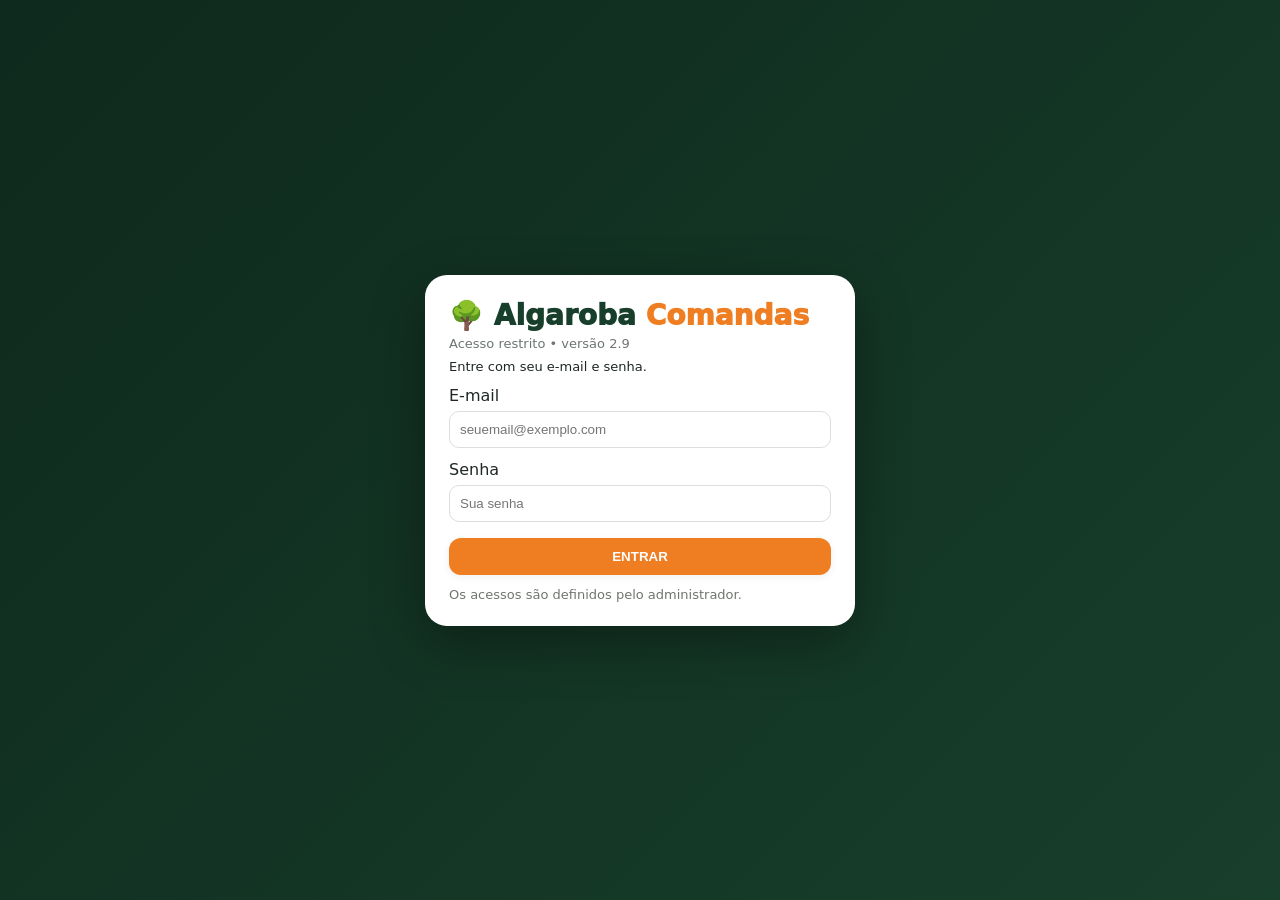
<file: index.htm>
<!doctype html><html lang='pt-BR'><head><meta charset='utf-8'><meta name='viewport' content='width=device-width,initial-scale=1'><title>Algaroba Comandas 2.9</title><style>
:root{--g:#183f2b;--g2:#0e291d;--cream:#f4ead4;--orange:#ef7d21;--yellow:#f5c34c;--red:#c94b3c;--card:#fffaf0;--ink:#1f2823}*{box-sizing:border-box}body{margin:0;font-family:system-ui,-apple-system,Segoe UI,Roboto,sans-serif;background:#f1eee7;color:var(--ink)}header{background:linear-gradient(135deg,var(--g2),var(--g));color:var(--cream);padding:18px 16px;position:sticky;top:0;z-index:5;box-shadow:0 2px 10px #0003}.brand{font-size:26px;font-weight:800}.brand span{color:var(--orange)}.sub{font-size:12px;opacity:.85}.operatorbar{display:flex;align-items:center;gap:8px;margin-top:10px}.operatorbar label{font-size:12px;font-weight:800}.operatorbar select{width:auto;min-width:150px;margin:0;padding:7px 10px;background:#fff;color:var(--ink)}.wrap{max-width:900px;margin:auto;padding:16px}.tabs{display:flex;gap:8px;overflow:auto;margin-bottom:16px}.tabs button,.btn{border:0;border-radius:12px;padding:11px 14px;font-weight:800;background:#fff;box-shadow:0 2px 8px #0001}.tabs button.active,.btn.primary{background:var(--orange);color:#fff}.grid{display:grid;grid-template-columns:repeat(2,1fr);gap:12px}.table{background:#fff;border-radius:16px;padding:16px;min-height:110px;box-shadow:0 3px 12px #0001;border-left:6px solid #5aa66d}.table.busy{border-left-color:var(--orange)}.table.closing{border-left-color:var(--yellow)}.table.awaiting{border-left-color:#3f9a5f;background:#f1fbf4}.awaiting-note{color:#25653b;font-weight:900;font-size:12px;margin-top:5px}.table h3{margin:0 0 8px}.money{font-size:22px;font-weight:900}.muted{color:#6e766f;font-size:13px}.full{grid-column:1/-1}.panel{background:#fff;border-radius:16px;padding:16px;box-shadow:0 3px 12px #0001;margin-bottom:12px}.cats{display:flex;gap:8px;overflow:auto;padding-bottom:8px}.cats button{white-space:nowrap}.products{display:grid;grid-template-columns:1fr;gap:8px}.product{display:flex;justify-content:space-between;align-items:center;padding:12px;border:1px solid #eee;border-radius:12px}.product button{touch-action:manipulation;cursor:pointer;background:var(--g);color:#fff;border:0;border-radius:10px;padding:8px 12px;font-weight:800}.cart-row{display:flex;justify-content:space-between;align-items:center;gap:8px;border-bottom:1px dashed #ddd;padding:9px 0}.qtyctl{display:inline-flex;gap:5px;margin-left:8px}.mini{border:0;border-radius:8px;padding:5px 9px;font-weight:900;background:#eee}.danger{background:#fbe5e2;color:#9b2e23}.station{font-size:13px;font-weight:900;color:var(--orange);margin:8px 0}.timer{font-size:12px;color:#6e766f}.station-head{background:var(--g);color:#fff;border-radius:12px;padding:10px 12px;margin:14px 0 8px}.big{font-size:26px;font-weight:900}.status{display:inline-block;border-radius:999px;padding:4px 9px;background:#eaf5ed;font-size:12px;font-weight:800}.hide{display:none}.kitchen-card{border-left:6px solid var(--orange)}.cancelled-item{margin:8px 0;padding:10px 12px;border-radius:10px;background:#fbe5e2;color:#8f2f25;border-left:5px solid var(--red)}.cancelled-item .cancel-title{font-weight:950;text-decoration:line-through}.cancelled-item .cancel-reason{font-size:12px;font-weight:800;margin-top:4px}.active-item{padding:3px 0}.prod-tabs{display:flex;gap:8px;overflow:auto;margin-bottom:12px}.prod-tab{white-space:nowrap;border:0;border-radius:12px;padding:10px 12px;font-weight:900;background:#fff;box-shadow:0 2px 8px #0001}.prod-tab.active{background:var(--g);color:#fff}.ready-card{border-left-color:#3f9a5f;background:#f1fbf4}.ready-badge{display:inline-block;background:#dff3e5;color:#25653b;border-radius:999px;padding:4px 8px;font-size:11px;font-weight:950;margin-left:6px}select,input{width:100%;padding:10px;border:1px solid #ddd;border-radius:10px;margin:6px 0 12px}.modal{position:fixed;inset:0;background:#0008;z-index:20;display:flex;align-items:flex-end;justify-content:center}.modal.hide{display:none}.sheet{background:#fff;width:100%;max-width:900px;max-height:85vh;overflow:auto;border-radius:20px 20px 0 0;padding:18px}.choice-grid{display:grid;grid-template-columns:repeat(2,1fr);gap:9px}.choice{touch-action:manipulation;-webkit-tap-highlight-color:transparent;cursor:pointer;border:1px solid #ddd;background:#fff;border-radius:12px;padding:12px;text-align:left;font-weight:750}.choice.selected{background:var(--g);color:#fff;border-color:var(--g)}.sheet-actions{position:sticky;bottom:0;background:#fff;padding-top:12px;display:flex;gap:8px}.sheet-actions .btn{flex:1}@media(min-width:650px){.grid{grid-template-columns:repeat(5,1fr)}.products{grid-template-columns:repeat(2,1fr)}}

.syncbar{display:flex;gap:8px;align-items:center;flex-wrap:wrap;margin-top:8px}.syncpill{display:inline-flex;align-items:center;gap:6px;border-radius:999px;padding:6px 10px;font-size:12px;font-weight:800;background:#ffffff18}.syncpill.online{background:#dff3e5;color:#164b29}.syncpill.offline{background:#fff0d7;color:#754500}.syncpill.error{background:#f8dddd;color:#7a1f1f}.setupbox{border:1px solid #e8dfcf;background:#fffaf0;border-radius:14px;padding:12px;margin-top:10px}.setupbox textarea{width:100%;min-height:110px;font-family:monospace;font-size:12px}.setupgrid{display:grid;gap:8px}@media(min-width:650px){.setupgrid{grid-template-columns:1fr 1fr}}

.report-checks{display:grid;grid-template-columns:repeat(auto-fit,minmax(145px,1fr));gap:8px}.report-checks label{background:#fff;border:1px solid #ddd;border-radius:10px;padding:9px}.report-controls label{font-size:13px;font-weight:700}.report-controls input,.report-controls select{width:100%;margin-top:5px}@media print{body *{visibility:hidden!important}#printReport,#printReport *{visibility:visible!important}#printReport{position:absolute;left:0;top:0;width:100%;background:#fff;color:#111;padding:18px}#printReport .panel{break-inside:avoid;border:1px solid #ccc;box-shadow:none}#printReport .big{color:#111}.tabs,.topbar,.report-controls{display:none!important}}

.authgate{position:fixed;inset:0;z-index:100;background:linear-gradient(135deg,var(--g2),var(--g));display:flex;align-items:center;justify-content:center;padding:20px}
.authgate.hide{display:none}.authcard{width:min(430px,100%);background:#fff;border-radius:22px;padding:24px;box-shadow:0 18px 55px #0005}
.authbrand{font-size:28px;font-weight:950;color:var(--g);margin-bottom:4px}.authbrand span{color:var(--orange)}
.authmsg{font-size:13px;margin:8px 0 12px}.autherr{color:#9b2e23;font-weight:800}.authok{color:#25653b;font-weight:800}
.userbadge{display:flex;align-items:center;gap:8px;flex-wrap:wrap;margin-top:10px;font-size:12px}.userbadge b{color:#fff}
.logoutbtn{border:1px solid #ffffff55;background:#ffffff12;color:#fff;border-radius:9px;padding:6px 9px;font-weight:800}

.report-filter-active{
  background:#f28c28 !important;
  color:#fff !important;
  border-color:#f28c28 !important;
  font-weight:800 !important;
  box-shadow:0 0 0 2px rgba(242,140,40,.18);
}

.stock-visual-card{border:2px solid #238b45;border-radius:18px;padding:14px;margin:12px 0;background:linear-gradient(135deg,rgba(13,54,31,.78),rgba(24,24,24,.96))}
.stock-visual-card.stock-near{border-color:#f0a500;background:linear-gradient(135deg,rgba(83,57,0,.72),rgba(24,24,24,.96))}
.stock-visual-card.stock-low{border-color:#ef4444;background:linear-gradient(135deg,rgba(92,20,20,.72),rgba(24,24,24,.96))}
.stock-name{font-size:1.28rem;font-weight:900;line-height:1.15;margin-bottom:9px}.stock-main{display:grid;grid-template-columns:minmax(150px,1.15fr) minmax(125px,.85fr);gap:12px;align-items:center}
.stock-balance{border-radius:14px;padding:10px 14px;background:linear-gradient(135deg,#0f9d3d,#08752e);min-height:82px;display:flex;align-items:center;justify-content:space-between;gap:8px}
.stock-near .stock-balance{background:linear-gradient(135deg,#d99500,#ad7200)}.stock-low .stock-balance{background:linear-gradient(135deg,#d73535,#9f2020)}
.stock-balance-label{font-size:.78rem;font-weight:900}.stock-balance-number{font-size:3.05rem;font-weight:950;line-height:1}.stock-details{font-size:.95rem;line-height:1.35}
.stock-alert{margin-top:8px;font-weight:950}.stock-near .stock-alert{color:#ffc12f}.stock-low .stock-alert{color:#ff5a5a}
.stock-actions{display:grid;grid-template-columns:repeat(4,1fr);gap:7px;margin-top:12px}.stock-actions .mini{min-height:50px;font-size:1.35rem!important;font-weight:900}.stock-plus{background:#16a34a!important}.stock-minus{background:#dc2626!important}
@media(max-width:420px){.stock-main{grid-template-columns:1fr}.stock-balance-number{font-size:2.8rem}}

.inventory-category-grid{display:grid;grid-template-columns:repeat(2,minmax(0,1fr));gap:10px}.inventory-category-card{border:1px solid #555;border-radius:16px;padding:16px;background:#202322;text-align:left;color:#fff;min-height:104px}.inventory-category-card b{font-size:1.15rem}.cat-icon{font-size:1.7rem;display:block;margin-bottom:6px}
.shake-stock-card{border:2px solid #16883d;border-radius:16px;padding:12px;margin:10px 0;background:linear-gradient(135deg,rgba(5,57,25,.75),#191919)}.shake-stock-card.near{border-color:#e6a400;background:linear-gradient(135deg,rgba(84,58,0,.75),#191919)}.shake-stock-card.low{border-color:#ef3434;background:linear-gradient(135deg,rgba(91,14,14,.8),#191919)}
.shake-grams{font-size:2.6rem;font-weight:950;line-height:1}.shake-controls{display:grid;grid-template-columns:repeat(2,1fr);gap:7px;margin-top:10px}.shake-controls .btn{min-height:46px;font-weight:900}.shake-add{background:#0aa943!important;color:#fff!important}.shake-remove{background:#e52c2c!important;color:#fff!important}
@media(max-width:430px){.inventory-category-card{padding:12px;min-height:96px}}
</style></head><body>
<div id='authGate' class='authgate'><div class='authcard'>
 <div class='authbrand'>🌳 Algaroba <span>Comandas</span></div>
 <div class='muted'>Acesso restrito • versão 2.9</div>
 <div id='authMsg' class='authmsg'>Entre com seu e-mail e senha.</div>
 <label>E-mail</label><input id='loginEmail' type='email' autocomplete='username' placeholder='seuemail@exemplo.com'>
 <label>Senha</label><input id='loginPassword' type='password' autocomplete='current-password' placeholder='Sua senha'>
 <button id='loginBtn' class='btn primary' style='width:100%;margin-top:4px' onclick='loginUser()'>ENTRAR</button>
 <div class='muted' style='margin-top:12px'>Os acessos são definidos pelo administrador.</div>
</div></div><header><div class='brand'>🌳 Algaroba <span>Shakes Grills</span></div><div class='sub'>COMANDAS 2.9.7.24 • DESCARTÁVEIS + PARA VIAGEM</div><div class='userbadge'>👤 <b id='loggedUser'>Não autenticado</b><span id='loggedRole' class='syncpill'>—</span><button class='logoutbtn' onclick='logoutUser()'>SAIR</button></div><div class='operatorbar'><label for='deviceMode'>📱 Este aparelho</label><select id='deviceMode' onchange='setDeviceMode(this.value)'><option>Completo</option><option>Atendimento</option><option>Churrasqueira</option><option>Cozinha</option><option>Bebidas & Shakes</option><option>Caixa</option></select></div><div class='syncbar'><span id='syncStatus' class='syncpill offline' onclick='showCloudError()' style='cursor:pointer'>● LOCAL</span><button class='btn' style='padding:7px 10px' onclick='openOnlineSetup()'>☁️ Configurar online</button></div></header><main class='wrap'>
<div class='tabs'><button data-view='mesas' class='active' onclick="view('mesas',this)">Mesas</button><button data-view='cozinha' onclick="view('cozinha',this)">Produção</button><button data-view='caixa' onclick="view('caixa',this)">Caixa</button><button data-view='estoque' onclick="view('estoque',this)">Estoque</button><button data-view='relatorios' onclick="view('relatorios',this)">Relatórios</button><button data-view='usuarios' onclick="view('usuarios',this)">Usuários</button></div>
<section id='mesas'><div class='grid' id='tables'></div></section>
<section id='comanda' class='hide'><div style='display:flex;gap:8px;flex-wrap:wrap'><button class='btn' onclick='back()'>← Mesas</button><button id='transferBtn' class='btn' onclick='transferTable()'>⇄ TRANSFERIR MESA</button></div><div class='panel'><h2 id='tableTitle'></h2><div class='cats' id='cats'></div><div class='products' id='products'></div></div><div class='panel'><h3>Comanda</h3><div id='cart'></div><div class='big' id='total'>R$ 0,00</div><button class='btn primary' style='width:100%;margin-top:12px' onclick='sendOrder()'>ENVIAR PEDIDO</button></div></section>
<section id='cozinha' class='hide'><h2>🔥 Produção</h2><div class='prod-tabs' id='prodTabs'></div><div id='kitchen'></div></section>
<section id='caixa' class='hide'><h2>💰 Caixa</h2><div id='cashStatus'></div>
<div class='grid'>
 <div class='panel'><div class='muted'>💵 Abertura</div><div class='big' id='cashOpening'>R$ 0,00</div></div>
 <div class='panel'><div class='muted'>🧾 Vendas do turno</div><div class='big' id='revenue'>R$ 0,00</div></div>
 <div class='panel'><div class='muted'>➕ Entradas</div><div class='big' id='cashEntries'>R$ 0,00</div></div>
 <div class='panel'><div class='muted'>➖ Saídas / Sangrias</div><div class='big' id='cashOutflows'>R$ 0,00</div></div>
</div>
<div class='panel' style='text-align:center'><div class='muted'>💰 SALDO ESPERADO EM DINHEIRO</div><div class='big' id='cashExpected' style='font-size:30px'>R$ 0,00</div><div class='muted'>Abertura + vendas em dinheiro + entradas − saídas</div></div>
<div class='panel'><h3>💳 Resumo por forma de pagamento</h3><div id='cashByPayment'></div></div>
<div class='panel'><h3>⚡ Ações do caixa</h3><div style='display:grid;grid-template-columns:repeat(2,minmax(0,1fr));gap:10px'>
 <button class='btn primary' onclick=registerMovement('entrada')>➕ ENTRADA</button>
 <button class='btn' onclick=registerMovement('sangria')>💸 SANGRIA</button>
 <button class='btn' onclick=registerMovement('despesa')>🧾 DESPESA</button>
 <button class='btn primary' onclick=closeCash()>🔒 FECHAR CAIXA</button>
</div></div>
<div class='panel'><h3>📋 Movimentações do turno</h3><div id='cashMovements'></div></div>
<div class='panel'><h3>👥 Contas Internas</h3><div class='muted'>Consumos e retiradas do proprietário/equipe que já baixaram do estoque, mas ainda estão pendentes de acerto.</div><div id='internalAccountsSummary' style='margin-top:10px'></div><button class='btn primary' style='margin-top:10px' onclick='openInternalAccounts()'>VER / RECEBER CONTAS INTERNAS</button></div>
<h3>Comandas abertas</h3><div id='openAccounts'></div></section><section id='estoque' class='hide'><h2>📦 Estoque & CMV</h2><div class='panel'><div class='muted'>Fase 1 • controle por produto/insumo acabado. Cadastre saldo, custo unitário e estoque mínimo. As baixas acontecem ao enviar o pedido.</div><div class='muted' style='margin-top:10px'>Toque nos ícones de cada item: <b>➕ entrada</b> • <b>➖ perda</b> • <b>⚖️ inventário</b> • <b>⚙️ cadastro</b></div></div><div id='inventorySummary'></div><div id='inventoryList'></div><h3>📋 Histórico de movimentações</h3><div class='panel'><div style='display:flex;gap:8px;flex-wrap:wrap;margin-bottom:10px'><select id='invMoveType' onchange='renderInventoryHistory()'><option value=''>Todos os tipos</option><option value='entrada'>Entradas</option><option value='saida'>Baixas por venda</option><option value='perda'>Perdas/descartes</option><option value='ajuste'>Ajustes</option><option value='retorno'>Retornos</option></select><input id='invMoveSearch' placeholder='Filtrar produto' oninput='renderInventoryHistory()'></div><div id='inventoryHistory'></div></div></section><section id='usuarios' class='hide'>
 <div class='panel'>
  <h2>👥 Gestão de Usuários</h2>
  <div class='muted'>Área exclusiva do Administrador.</div>
  <div class='card' style='margin-top:14px'>
   <h3>➕ Novo Usuário</h3>
   <label>Nome</label><input id='newUserName' placeholder='Nome do funcionário'>
   <label>E-mail</label><input id='newUserEmail' type='email' placeholder='email@exemplo.com' autocapitalize='none'>
   <label>Senha inicial</label><input id='newUserPassword' type='password' placeholder='Mínimo 6 caracteres'>
   <label>Perfil</label>
   <select id='newUserRole'>
    <option value='atendimento'>ATENDIMENTO</option>
    <option value='cozinha'>COZINHA</option>
    <option value='caixa'>CAIXA</option>
    <option value='estoque'>ESTOQUE</option>
    <option value='gerente'>GERENTE</option>
    <option value='administrador'>ADMINISTRADOR</option>
   </select>
   <button id='createUserBtn' class='btn primary' style='margin-top:12px' onclick='createAdminUser()'>CRIAR USUÁRIO</button>
   <div id='createUserMsg' class='muted' style='margin-top:8px'></div>
  </div>
  <div style='margin:14px 0 10px'><button class='btn primary' onclick='loadUsersAdmin()'>ATUALIZAR USUÁRIOS</button></div>
  <div id='usersAdminList'></div>
 </div>
</section>
<section id='relatorios' class='hide'><h2>📊 Central de Relatórios</h2>
<div id='reportHome'></div>
<div id='reportModule' class='hide'></div>
<div id='printReport' class='hide'><div id='report'></div></div>
</section>
</main><div id='modal' class='modal hide'><div class='sheet'><div id='modalContent'></div></div></div><script>
const catalog={
'Espetinhos':[['Frango',6],['Tulipa de Frango',6],['Coxinha de Frango',6],['Moela',6],['Linguiça Toscana de Frango',6],['Pão de Carne de Sol',6],['Queijo Coalho',6],['Linguiça Toscana',6],['Linguiça Calabresa',6],['Pão de Alho',6],['Pão com Creme de Queijo',6],['Carne',7],['Kafta',7],['Coração',7],['Carneiro',7],['Picanha Suína',7],['Língua',7],['Cupim',8],['Medalhão de Frango com Bacon',8],['Medalhão de Carne com Bacon',8],['Queijo Coalho com Bacon',8],['Camarão',8]],
'Porções':[['Filé com Fritas',30],['Frango com Fritas',25],['Calabresa com Fritas',25],['Língua com Macaxeira',30],['Batata Frita P',12],['Batata Frita G',20],['Macaxeira Frita',15]],
'Caldos/Sopas':[['Sopa de Costela 500 ml',15],['Caldo da Casa 500 ml',15]],
'Bases':[['Pastel (base)',1],['Tapioca (base)',3],['Cuscuz (base)',3],['Rap10 (base)',3],['Muçarela',3],['Queijo Coalho',3],['Queijo Manteiga',3],['Presunto',3],['Calabresa',3],['Carne Moída',3],['Frango recheio',3],['Catupiry',3],['Cheddar',3],['Carne de Sol',4],['Bacon',4],['Ovo Frito',2]],
'Bebidas':[['KS 290 ml',5],['Refrigerante 1 L',10],['Brahma litrinho',5],['Skol litrinho',5],['Original litrinho',6],['Budweiser long neck',10],['Heineken long neck',12],['Corona Extra long neck',12],['Água sem gás',3],['Água com gás',4],['Café pequeno',1],['Café grande',3],['Café com leite',4],['Suco 400 ml',6]],
'Shakes':[['Shake 300 ml',7],['Shake 500 ml',10]],
'Combos':[['Só na Brasa',20],['Combo Algaroba',20],['Combo Casal',40],['Bonde da Algaroba',60]]};
const shakeFlavors=['Abacaxi','Abacaxi com Hortelã','Açaí','Banana','Banana com Canela','Baunilha aos Quatro Leites','Beijinho','Biscoito (Oreo)','Bombom Supreme','Brigadeiro','Café','Cajá','Capuccino','Cartola','Chiclete','Chiclete com Banana','Chocomalt (Ovomaltine)','Chocomenta','Chocolate','Chocolate Branco','Coco','Coco Queimado','Cupuaçu','Danoninho','Doce de Leite','Flocos','Frutas Tropicais','Goiaba','Graviola','Kiwi','Leite Condensado','Limão','Maçã Verde','Maracujá','Mega Shake','Mentol','Milho Verde','Morango','Nata Goiaba','Pedacinho do Céu','Pistache','Power Milk (Leite Ninho)','Prestígio','Sensações','Tradicional com Açúcar Mascavo','Tradicional Zero Açúcar','Uva'];
let state=JSON.parse(localStorage.getItem('algarobaState')||'null')||{tables:Array.from({length:10},(_,i)=>({id:i+1,items:[],orders:[],status:'livre'})),counter:{items:[],orders:[],status:'livre'},revenue:0,history:[]}; if(!state.history)state.history=[];if(!state.cash)state.cash={open:false,openedAt:null,opening:0,movements:[],closures:[]};if(!state.cash.movements)state.cash.movements=[];if(!state.cash.closures)state.cash.closures=[];if(!state.cancellations)state.cancellations=[];if(!state.operators)state.operators=['Pablo','Cláudia','Claudevânia'];if(!state.activeOperator)state.activeOperator=state.operators[0];state.activeOperator=localStorage.getItem('algarobaActiveOperator')||state.activeOperator;if(!state.inventory)state.inventory={items:{},movements:[]};if(!state.inventory.items)state.inventory.items={};if(!state.inventory.movements)state.inventory.movements=[];if(!state.internalAccounts)state.internalAccounts={withdrawals:[],settlements:[]};if(!state.internalAccounts.withdrawals)state.internalAccounts.withdrawals=[];if(!state.internalAccounts.settlements)state.internalAccounts.settlements=[];if(!state.counterQueue)state.counterQueue=[];if(!state.counterTicket)state.counterTicket={date:'',last:0};let current=null,cart=[];
const brl=n=>n.toLocaleString('pt-BR',{style:'currency',currency:'BRL'});
let cloudPausePullUntil=0;let cloudReady=false,cloudApplying=false,cloudTimer=null,cloudPoll=null;
let cloudLastError='',cloudFailures=0,cloudSnapshot={};
let authSession=null,authProfile=null;
const roleViews={
 administrador:['mesas','cozinha','caixa','estoque','relatorios','usuarios'],
 gerente:['mesas','cozinha','caixa','estoque','relatorios'],
 atendimento:['mesas','cozinha'],
 cozinha:['cozinha'],
 caixa:['caixa'],
 estoque:['estoque']
};
function authToken(){return authSession&&authSession.access_token?authSession.access_token:null}
function authMessage(msg,err=false){let e=document.getElementById('authMsg');if(e){e.textContent=msg;e.className='authmsg '+(err?'autherr':'authok')}}
async function authFetch(path,opts={}){
 let cfg=cloudConfig();if(!cfg||!cfg.url||!cfg.key)throw new Error('Configure primeiro a conexão online do Supabase na versão anterior.');
 let headers={'apikey':cfg.key,'Content-Type':'application/json',...(opts.headers||{})};
 if(authToken())headers.Authorization='Bearer '+authToken();
 let r=await fetch(cfg.url.replace(/\/$/,'')+path,{...opts,headers});
 let txt=await r.text(),data=null;try{data=txt?JSON.parse(txt):null}catch(e){data=txt}
 if(!r.ok)throw new Error((data&&data.msg)||(data&&data.message)||(data&&data.error_description)||('HTTP '+r.status));
 return data
}
function updateLoginServerStatus(){
 let e=document.getElementById('loginServerStatus');if(!e)return;
 let cfg=cloudConfig();
 e.textContent=cfg&&cfg.url&&cfg.key?'☁️ Servidor configurado neste aparelho':'⚠️ Servidor não configurado neste aparelho';
}
function toggleLoginServerSetup(){
 let box=document.getElementById('loginServerSetup');if(!box)return;
 let opening=box.classList.contains('hide');
 box.classList.toggle('hide');
 if(opening){
  let cfg=cloudConfig()||{};
  document.getElementById('loginCloudUrlInline').value=cfg.url||'';
  document.getElementById('loginCloudKeyInline').value=cfg.key||'';
 }
}
function saveLoginCloudConfigInline(){
 let url=document.getElementById('loginCloudUrlInline').value.trim(),key=document.getElementById('loginCloudKeyInline').value.trim();
 if(!url||!key)return authMessage('Informe o Project URL e a Publishable Key.',true);
 if(!/^https:\/\/.+\.supabase\.co\/?$/i.test(url))return authMessage('Confira o Project URL do Supabase.',true);
 if(!key.startsWith('sb_publishable_')&&!key.startsWith('eyJ'))return authMessage('Use a Publishable Key do projeto.',true);
 localStorage.setItem('algarobaCloudConfig',JSON.stringify({url,key}));
 document.getElementById('loginServerSetup').classList.add('hide');
 updateLoginServerStatus();authMessage('Servidor configurado. Agora entre com e-mail e senha.');
}
function openLoginOnlineSetup(){
 let cfg=cloudConfig()||{};
 document.getElementById('modalContent').innerHTML=`<h2>☁️ Configurar servidor</h2>
 <p class="muted">Esta configuração é necessária uma vez em cada aparelho. Use somente a Project URL e a Publishable Key do projeto.</p>
 <label>Project URL</label><input id="loginCloudUrl" placeholder="https://xxxx.supabase.co" value="${cfg.url||''}">
 <label>Publishable Key</label><input id="loginCloudKey" placeholder="sb_publishable_..." value="${cfg.key||''}">
 <div class="sheet-actions"><button class="btn" onclick="closeModal()">CANCELAR</button><button class="btn primary" onclick="saveLoginCloudConfig()">SALVAR SERVIDOR</button></div>`;
 document.getElementById('modal').classList.remove('hide');
}
function saveLoginCloudConfig(){
 let url=document.getElementById('loginCloudUrl').value.trim(),key=document.getElementById('loginCloudKey').value.trim();
 if(!url||!key)return alert('Informe o Project URL e a Publishable Key.');
 if(!/^https:\/\/.+\.supabase\.co\/?$/i.test(url))return alert('Confira o Project URL do Supabase.');
 if(!key.startsWith('sb_publishable_')&&!key.startsWith('eyJ'))return alert('Use a Publishable Key do projeto.');
 localStorage.setItem('algarobaCloudConfig',JSON.stringify({url,key}));
 closeModal();updateLoginServerStatus();authMessage('Servidor configurado. Agora entre com e-mail e senha.');
}
async function loginUser(){
 let email=document.getElementById('loginEmail').value.trim(),password=document.getElementById('loginPassword').value;
 if(!email||!password)return authMessage('Informe e-mail e senha.',true);
 let b=document.getElementById('loginBtn');b.disabled=true;b.textContent='ENTRANDO…';
 try{
   let sess=await authFetch('/auth/v1/token?grant_type=password',{method:'POST',body:JSON.stringify({email,password})});
   authSession=sess;localStorage.setItem('algarobaAuthSession',JSON.stringify(sess));
   await loadProfile();
 }catch(e){authMessage('Acesso não autorizado: '+e.message,true)}
 finally{b.disabled=false;b.textContent='ENTRAR'}
}
async function loadProfile(){
 if(!authSession||!authSession.user)throw new Error('Sessão inválida.');
 let rows=await authFetch('/rest/v1/algaroba_users?select=id,nome,perfil,ativo&id=eq.'+encodeURIComponent(authSession.user.id),{method:'GET'});
 let p=Array.isArray(rows)?rows[0]:null;
 if(!p||!p.ativo){authSession=null;localStorage.removeItem('algarobaAuthSession');throw new Error('Usuário sem perfil ativo no Algaroba Comandas.')}
 authProfile=p;state.activeOperator=p.nome;localStorage.setItem('algarobaActiveOperator',p.nome);
 document.getElementById('loggedUser').textContent=p.nome;
 document.getElementById('loggedRole').textContent=p.perfil.toUpperCase();
 document.getElementById('authGate').classList.add('hide');
 applyPermissions();
 await initCloud();
}
function applyPermissions(){
 let allowed=roleViews[authProfile?.perfil]||[];
 document.querySelectorAll('.tabs button[data-view]').forEach(b=>b.style.display=allowed.includes(b.dataset.view)?'':'none');
 let first=allowed[0]||null;if(first){let btn=document.querySelector('.tabs button[data-view="'+first+'"]');view(first,btn)}
}
function canView(id){return !!authProfile&&(roleViews[authProfile.perfil]||[]).includes(id)}

function esc(v){return String(v??'').replace(/[&<>"']/g,c=>({'&':'&amp;','<':'&lt;','>':'&gt;','"':'&quot;',"'":'&#39;'}[c]))}
async function createAdminUser(){
 if(authProfile?.perfil!=='administrador')return alert('Somente administrador.');
 const nome=document.getElementById('newUserName').value.trim();
 const email=document.getElementById('newUserEmail').value.trim().toLowerCase();
 const password=document.getElementById('newUserPassword').value;
 const perfil=document.getElementById('newUserRole').value;
 const msg=document.getElementById('createUserMsg');
 const btn=document.getElementById('createUserBtn');
 if(!nome||!email||!password){msg.textContent='Preencha nome, e-mail e senha.';return}
 if(password.length<6){msg.textContent='A senha inicial precisa ter pelo menos 6 caracteres.';return}
 let cfg=cloudConfig();
 if(!cfg||!cfg.url||!cfg.key){msg.textContent='Configure primeiro a conexão online.';return}
 btn.disabled=true;btn.textContent='CRIANDO…';msg.textContent='Criando usuário…';
 try{
   const r=await fetch(cfg.url.replace(/\/$/,'')+'/functions/v1/algaroba-create-user',{
     method:'POST',
     headers:{'apikey':cfg.key,'Authorization':'Bearer '+authToken(),'Content-Type':'application/json'},
     body:JSON.stringify({nome,email,password,perfil})
   });
   let data=null,txt=await r.text();try{data=txt?JSON.parse(txt):{}}catch(e){data={error:txt}}
   if(!r.ok)throw new Error(data?.error||data?.message||('HTTP '+r.status));
   msg.textContent='✅ Usuário criado com sucesso.';
   document.getElementById('newUserName').value='';
   document.getElementById('newUserEmail').value='';
   document.getElementById('newUserPassword').value='';
   document.getElementById('newUserRole').value='atendimento';
   await loadUsersAdmin();
 }catch(e){msg.textContent='❌ '+e.message}
 finally{btn.disabled=false;btn.textContent='CRIAR USUÁRIO'}
}
async function loadUsersAdmin(){
 if(authProfile?.perfil!=='administrador')return alert('Somente administrador.');
 let box=document.getElementById('usersAdminList');box.innerHTML="<div class='card'>Carregando…</div>";
 try{
  let rows=await authFetch('/rest/v1/algaroba_users?select=id,nome,perfil,ativo,created_at&order=nome.asc',{method:'GET'});
  box.innerHTML='';
  if(!Array.isArray(rows)||rows.length===0){box.innerHTML="<div class='card'><b>Nenhum usuário retornado.</b><div class='muted'>A sessão está autenticada, mas a consulta não recebeu perfis.</div></div>";return}
  (rows||[]).forEach(u=>{
   let d=document.createElement('div');d.className='card';
   d.innerHTML=`<b>${esc(u.nome)}</b><div class="muted">ID: ${esc(u.id)}</div>
   <label>Nome</label><input data-name value="${esc(u.nome)}">
   <label>Perfil</label><select data-role>
    ${['administrador','gerente','atendimento','cozinha','caixa','estoque'].map(r=>`<option value="${r}" ${u.perfil===r?'selected':''}>${r.toUpperCase()}</option>`).join('')}
   </select>
   <label style="display:flex;gap:8px;align-items:center;margin:10px 0"><input data-active type="checkbox" ${u.ativo?'checked':''} style="width:auto"> Usuário ativo</label>
   <button class="btn primary" data-save>SALVAR ALTERAÇÕES</button>`;
   d.querySelector('[data-save]').onclick=()=>saveAdminUser(u.id,d);
   box.appendChild(d);
  });
 }catch(e){box.innerHTML=`<div class="card"><b>Erro:</b> ${esc(e.message)}</div>`}
}
async function saveAdminUser(id,card){
 if(authProfile?.perfil!=='administrador')return;
 let nome=card.querySelector('[data-name]').value.trim(),perfil=card.querySelector('[data-role]').value,ativo=card.querySelector('[data-active]').checked;
 if(!nome)return alert('Informe o nome.');
 if(id===authProfile.id && (!ativo || perfil!=='administrador'))return alert('Por segurança, você não pode retirar seu próprio acesso de administrador nesta tela.');
 try{
  await authFetch('/rest/v1/algaroba_users?id=eq.'+encodeURIComponent(id),{method:'PATCH',headers:{Prefer:'return=minimal'},body:JSON.stringify({nome,perfil,ativo})});
  alert('Usuário atualizado.');
  await loadUsersAdmin();
 }catch(e){alert('Não foi possível atualizar: '+e.message)}
}

async function logoutUser(){
 try{if(authToken())await authFetch('/auth/v1/logout',{method:'POST'}).catch(()=>{})}finally{
   authSession=null;authProfile=null;localStorage.removeItem('algarobaAuthSession');cloudReady=false;clearInterval(cloudPoll);
   document.getElementById('authGate').classList.remove('hide');authMessage('Sessão encerrada. Entre novamente.');
 }
}
async function initAuth(){
 let raw=localStorage.getItem('algarobaAuthSession');if(!raw)return;
 try{authSession=JSON.parse(raw);await loadProfile()}catch(e){authSession=null;authProfile=null;localStorage.removeItem('algarobaAuthSession');authMessage('Entre novamente para continuar.',true)}
}
function setSyncStatus(kind,text){let e=document.getElementById('syncStatus');if(!e)return;e.className='syncpill '+kind;e.textContent='● '+text;e.title=cloudLastError||''}
const BUILTIN_CLOUD_CONFIG={url:'https://dlwrmpfurphccaeuwsfj.supabase.co',key:'sb_publishable_0Yr-97uqdGFXAcSvpZ2IGA_G3DpnaB7'};
function cloudConfig(){
 try{
  let saved=JSON.parse(localStorage.getItem('algarobaCloudConfig')||'null');
  return saved&&saved.url&&saved.key?saved:BUILTIN_CLOUD_CONFIG;
 }catch(e){return BUILTIN_CLOUD_CONFIG}
}
function save(){localStorage.setItem('algarobaState',JSON.stringify(state));if(cloudReady&&!cloudApplying)scheduleCloudSave()}
function scheduleCloudSave(){clearTimeout(cloudTimer);cloudTimer=setTimeout(pushChangedRecords,300)}
function cloudHeaders(cfg,prefer){let h={'apikey':cfg.key,'Authorization':'Bearer '+(authToken()||cfg.key),'Content-Type':'application/json'};if(prefer)h['Prefer']=prefer;return h}
async function cloudRequest(path,opts={}){let cfg=cloudConfig();if(!cfg)throw new Error('Configuração online ausente');let url=cfg.url.replace(/\/$/,'')+'/rest/v1/'+path;let ctrl=new AbortController(),tm=setTimeout(()=>ctrl.abort(),10000);try{let r=await fetch(url,{...opts,signal:ctrl.signal,headers:{...cloudHeaders(cfg,opts.prefer),...(opts.headers||{})}});let txt=await r.text();if(!r.ok)throw new Error('HTTP '+r.status+' • '+(txt||r.statusText));return txt?JSON.parse(txt):null}finally{clearTimeout(tm)}}
function stateRecords(s){let rows=[];(s.tables||[]).forEach(t=>rows.push({record_key:'table:'+t.id,data:t}));rows.push({record_key:'counter',data:s.counter||{items:[],orders:[],status:'livre'}});rows.push({record_key:'inventory',data:s.inventory||{items:{},movements:[]}});let meta={revenue:s.revenue||0,history:s.history||[],cash:s.cash||{open:false,openedAt:null,opening:0,movements:[],closures:[]},cancellations:s.cancellations||[],operators:s.operators||['Pablo','Cláudia','Claudevânia'],transfers:s.transfers||[],internalAccounts:s.internalAccounts||{withdrawals:[],settlements:[]},counterQueue:s.counterQueue||[],counterTicket:s.counterTicket||{date:'',last:0}};rows.push({record_key:'meta',data:meta});return rows}
function snapOf(s){let o={};for(let r of stateRecords(s))o[r.record_key]=JSON.stringify(r.data);return o}
function applyRows(rows){let by={};(rows||[]).forEach(r=>by[r.record_key]=r.data);if(!by.meta&&!Object.keys(by).some(k=>k.startsWith('table:')))return false;let ns=JSON.parse(JSON.stringify(state));ns.tables=Array.from({length:10},(_,i)=>by['table:'+(i+1)]||ns.tables?.[i]||{id:i+1,items:[],orders:[],status:'livre'});ns.counter=by.counter||ns.counter||{items:[],orders:[],status:'livre'};let m=by.meta||{};for(let k of ['revenue','history','cash','cancellations','operators','transfers','internalAccounts','counterQueue','counterTicket'])if(m[k]!==undefined)ns[k]=m[k];if(by.inventory!==undefined)ns.inventory=by.inventory;else if(m.inventory!==undefined)ns.inventory=m.inventory;ns.activeOperator=localStorage.getItem('algarobaActiveOperator')||ns.activeOperator||((ns.operators||[])[0]||'Pablo');state=ns;localStorage.setItem('algarobaState',JSON.stringify(state));cloudSnapshot=snapOf(state);return true}
async function pushChangedRecords(){if(!cloudReady)return;try{let cur=stateRecords(state),changed=cur.filter(r=>cloudSnapshot[r.record_key]!==JSON.stringify(r.data));if(!changed.length){setSyncStatus('online','ONLINE');return}setSyncStatus('offline','SINCRONIZANDO…');let payload=changed.map(r=>({...r,updated_at:new Date().toISOString()}));await cloudRequest('algaroba_records?on_conflict=record_key',{method:'POST',prefer:'resolution=merge-duplicates,return=minimal',body:JSON.stringify(payload)});for(let r of changed)cloudSnapshot[r.record_key]=JSON.stringify(r.data);cloudFailures=0;cloudLastError='';setSyncStatus('online','ONLINE')}catch(e){cloudLastError=e.message||String(e);cloudFailures++;console.error(e);setSyncStatus('error','ERRO: TOQUE AQUI')}}
function userIsEditing(){let a=document.activeElement;if(!a)return false;let tag=a.tagName;return (tag==='INPUT'||tag==='SELECT'||tag==='TEXTAREA')&&!!(a.closest('#caixa')||a.closest('#relatorios')||a.closest('#modal'))}
function refreshVisible(){renderOperator();renderTables();if(!document.getElementById('cozinha').classList.contains('hide'))renderKitchen();if(!document.getElementById('caixa').classList.contains('hide'))renderCash();if(!document.getElementById('estoque').classList.contains('hide'))renderInventory();/* Relatórios: não reconstruir durante sincronização automática */if(!document.getElementById('comanda').classList.contains('hide')&&current!==null)renderCart()}
async function pullRecords(first=false){if(!first&&userIsEditing())return false;if(!first&&Date.now()<cloudPausePullUntil)return false;if(!cloudReady&&!first)return;try{let rows=await cloudRequest('algaroba_records?select=record_key,data,updated_at',{method:'GET'});if(!rows||!rows.length){if(first){let legacy=await cloudRequest('algaroba_state?id=eq.principal&select=data',{method:'GET'}).catch(()=>[]);if(legacy&&legacy[0]&&legacy[0].data){cloudApplying=true;state=legacy[0].data;state.activeOperator=localStorage.getItem('algarobaActiveOperator')||state.activeOperator||'Pablo';localStorage.setItem('algarobaState',JSON.stringify(state));cloudApplying=false;cloudSnapshot={};await pushChangedRecords();return true}throw new Error('Banco online vazio. Confira a configuração do Supabase.')}return false}cloudApplying=true;let changed=applyRows(rows);cloudApplying=false;if(changed)refreshVisible();cloudFailures=0;cloudLastError='';setSyncStatus('online','ONLINE');return true}catch(e){cloudApplying=false;cloudLastError=e.message||String(e);cloudFailures++;console.error(e);if(first||cloudFailures>=3)setSyncStatus('error','ERRO: TOQUE AQUI');throw e}}
async function initCloud(){let cfg=cloudConfig();if(!cfg||!cfg.url||!cfg.key){setSyncStatus('offline','LOCAL');return}try{setSyncStatus('offline','CONECTANDO…');cloudReady=true;await pullRecords(true);cloudReady=true;setSyncStatus('online','ONLINE');clearInterval(cloudPoll);cloudPoll=setInterval(()=>pullRecords(false).catch(()=>{}),2000)}catch(err){cloudReady=false;clearInterval(cloudPoll);setSyncStatus('error','ERRO: TOQUE AQUI')}}
function showCloudError(){if(cloudLastError)alert('Diagnóstico da conexão:\n\n'+cloudLastError+'\n\nO sistema mantém os dados locais e não apaga a comanda por causa de uma falha de internet.');else alert('Conexão online ativa. Nenhum erro registrado.')}
function openOnlineSetup(){if(authProfile&&authProfile.perfil!=='administrador')return alert('Somente o administrador pode alterar a conexão online.');let cfg=cloudConfig()||{};document.getElementById('modalContent').innerHTML=`<h2>☁️ Sincronização online 2.2</h2><p class=muted>Banco dividido por registros. Cada mesa é sincronizada separadamente, reduzindo conflitos entre aparelhos.</p>${cloudLastError?`<div class=cancelled-item><b>Diagnóstico:</b><div>${cloudLastError.replace(/</g,'&lt;')}</div></div>`:''}<div class=setupgrid><div><label>Project URL</label><input id=cloudUrl placeholder='https://xxxx.supabase.co' value='${cfg.url||''}'></div><div><label>Publishable Key</label><input id=cloudKey placeholder='sb_publishable_...' value='${cfg.key||''}'></div></div><div class=sheet-actions><button class=btn onclick=disableCloud()>Usar somente local</button><button class='btn primary' onclick=saveCloudConfig()>SALVAR E CONECTAR</button></div>`;document.getElementById('modal').classList.remove('hide')}
function saveCloudConfig(){let url=document.getElementById('cloudUrl').value.trim(),key=document.getElementById('cloudKey').value.trim();if(!url||!key)return alert('Informe o Project URL e a Publishable Key.');if(!/^https:\/\/.+\.supabase\.co\/?$/i.test(url))return alert('Confira o Project URL do Supabase.');if(!key.startsWith('sb_publishable_')&&!key.startsWith('eyJ'))return alert('Use a Publishable Key do projeto.');localStorage.setItem('algarobaCloudConfig',JSON.stringify({url,key}));closeModal();initCloud()}
function disableCloud(){localStorage.removeItem('algarobaCloudConfig');cloudReady=false;clearInterval(cloudPoll);setSyncStatus('offline','LOCAL');closeModal()}
function renderOperator(){if(authProfile){state.activeOperator=authProfile.nome;let u=document.getElementById('loggedUser');if(u)u.textContent=authProfile.nome}}
function setOperator(v){return}
function view(id,b){if(authProfile&&!canView(id))return alert('Seu perfil não possui acesso a esta área.');['mesas','comanda','cozinha','caixa','estoque','relatorios','usuarios'].forEach(x=>{let el=document.getElementById(x);if(el)el.classList.add('hide')});document.getElementById(id).classList.remove('hide');document.querySelectorAll('.tabs button').forEach(x=>x.classList.remove('active'));if(b)b.classList.add('active');if(id==='mesas')renderTables();if(id==='cozinha')renderKitchen();if(id==='caixa')renderCash();if(id==='estoque')renderInventory();if(id==='relatorios')renderReports();if(id==='usuarios')loadUsersAdmin()}
function tableProductionState(t){let ready=false,pending=false;for(const o of (t.orders||[])){for(const st of [...new Set((o.items||[]).filter(i=>!i.cancelled).map(i=>stationOf(i.name)))]){let ss=stationStatus(o,st);if(ss==='PRONTO')ready=true;if(ss!=='ENTREGUE')pending=true}}return {ready,pending}}
function transferTable(){if(current==='counter')return alert('Balcão / Retirada não pode ser transferido para mesa.');let from=getT();if(!from.items.length&&!from.orders.length)return alert('Esta mesa não possui comanda para transferir.');let free=state.tables.filter(t=>t.id!==current&&!t.items.length&&!(t.orders||[]).length);if(!free.length)return alert('Não há outra mesa livre disponível.');let dest=prompt('Transferir Mesa '+String(current).padStart(2,'0')+' para qual mesa livre?\n\n'+free.map(t=>'Mesa '+String(t.id).padStart(2,'0')).join(' • ')+'\n\nDigite apenas o número:');if(dest===null)return;let id=parseInt(dest,10),to=free.find(t=>t.id===id);if(!to)return alert('Escolha uma das mesas livres exibidas.');if(!confirm('Confirmar transferência da Mesa '+String(current).padStart(2,'0')+' para Mesa '+String(id).padStart(2,'0')+'?'))return;to.items=from.items;to.orders=from.orders;to.status=from.status==='livre'?'ocupada':from.status;from.items=[];from.orders=[];from.status='livre';state.transfers=state.transfers||[];state.transfers.push({at:new Date().toISOString(),from:current,to:id,operator:state.activeOperator});current=id;save();document.getElementById('tableTitle').textContent='Mesa '+String(id).padStart(2,'0');alert('Comanda transferida para a Mesa '+String(id).padStart(2,'0')+'.');renderCart()}

function todayKey(){let d=new Date();return d.getFullYear()+'-'+String(d.getMonth()+1).padStart(2,'0')+'-'+String(d.getDate()).padStart(2,'0')}
function nextCounterTicket(){
 let d=todayKey();if(!state.counterTicket||state.counterTicket.date!==d)state.counterTicket={date:d,last:0};
 state.counterTicket.last=Number(state.counterTicket.last||0)+1;return state.counterTicket.last
}
function ticketLabel(n){return '#'+String(Number(n||0)).padStart(3,'0')}
function counterOrderById(id){return (state.counterQueue||[]).find(x=>Number(x.id)===Number(id))}
function renderTables(){let h='';state.tables.forEach(t=>{let sum=t.items.reduce((a,x)=>a+x.price*x.qty,0),ps=tableProductionState(t),cls=t.status==='livre'?'':(ps.ready?'awaiting':'busy'),label=t.status==='livre'?'LIVRE':(ps.ready?'AGUARDANDO ENTREGA':'OCUPADA');h+=`<div class="table ${cls}" onclick="openTable(${t.id})"><span class=status>${label}</span><h3>Mesa ${String(t.id).padStart(2,'0')}</h3><div class=money>${brl(sum)}</div><div class=muted>${t.items.length? t.items.reduce((a,x)=>a+x.qty,0)+' itens':'Toque para abrir'}</div>${ps.ready?'<div class=awaiting-note>✓ Há item pronto aguardando entrega</div>':''}</div>`});let c=state.counter,sum=c.items.reduce((a,x)=>a+x.price*x.qty,0),q=state.counterQueue||[],ready=q.filter(x=>tableProductionState(x).ready).length;h+=`<div class="table full ${q.length?'busy':''}" onclick="openTable('counter')"><span class=status>${q.length?q.length+' PEDIDO(S)':'LIVRE'}</span><h3>🛍 Balcão / Retirada</h3><div class=money>${q.length?ready+' pronto(s)':'Novo pedido'}</div><div class=muted>${q.length?'Senhas: '+q.map(x=>ticketLabel(x.ticket)).join(' • '):'Toque para abrir'}</div>${ready?'<div class=awaiting-note>✓ Há pedido pronto para retirada</div>':''}</div>`;document.getElementById('tables').innerHTML=h}

function getT(){return current==='counter'?state.counter:state.tables.find(x=>x.id===current)}
function openTable(id){current=id;cart=[];document.getElementById('mesas').classList.add('hide');document.getElementById('comanda').classList.remove('hide');document.getElementById('tableTitle').textContent=id==='counter'?'Balcão / Retirada':'Mesa '+String(id).padStart(2,'0');document.getElementById('transferBtn').style.display=id==='counter'?'none':'inline-block';const catsEl=document.getElementById('cats');catsEl.innerHTML='';Object.keys(catalog).forEach((c,i)=>{const btn=document.createElement('button');btn.type='button';btn.className='btn'+(i===0?' primary':'');btn.textContent=c;btn.addEventListener('click',()=>showCat(c,btn));catsEl.appendChild(btn)});showCat(Object.keys(catalog)[0]);renderCart()}
function showCat(c,b){if(b){document.querySelectorAll('#cats button').forEach(x=>x.classList.remove('primary'));b.classList.add('primary')}const productsEl=document.getElementById('products');productsEl.innerHTML='';const visibleProducts=(c==='Bases'?catalog[c].slice(0,4):catalog[c]);visibleProducts.forEach((p,i)=>{const row=document.createElement('div');row.className='product';const info=document.createElement('div');const title=document.createElement('b');title.textContent=p[0];const val=document.createElement('div');val.className='muted';val.textContent=brl(p[1]);info.append(title,val);const btn=document.createElement('button');btn.type='button';btn.textContent='+ ADICIONAR';btn.addEventListener('click',()=>add(c,i));row.append(info,btn);productsEl.appendChild(row)})}
function pushCart(name,price,components=null){let comps=components||[stockKey(name)];let cost=comps.reduce((a,k)=>a+Number((state.inventory.items[k]||{}).cost||0),0);let x=cart.find(x=>x.name===name&&x.price===price);x?x.qty++:cart.push({name,price,qty:1,cost,stockComponents:comps});renderCart()}
function closeModal(){document.getElementById('modal').classList.add('hide');document.getElementById('modalContent').innerHTML=''}
function add(c,i){let p=catalog[c][i],name=p[0],price=p[1];if(c==='Shakes')return chooseShake(name,price);if(c==='Bases'&&name.includes('(base)'))return chooseFillings(name,price);if(c==='Espetinhos')return choosePoint(name,price);if(c==='Bebidas'&&name==='KS 290 ml')return chooseKS(name,price);if(c==='Bebidas'&&name==='Refrigerante 1 L')return chooseRefri1L(name,price);if(c==='Bebidas'&&name==='Suco 400 ml')return chooseJuice(name,price);pushCart(name,price)}
function openChoiceModal(title,subtitle,choices){const m=document.getElementById('modal'),mc=document.getElementById('modalContent');mc.innerHTML='';const h=document.createElement('h2');h.textContent=title;const p=document.createElement('p');p.className='muted';p.textContent=subtitle;const grid=document.createElement('div');grid.className='choice-grid';choices.forEach(ch=>{const btn=document.createElement('button');btn.type='button';btn.className='choice';btn.textContent=ch.label;btn.addEventListener('click',(ev)=>{ev.preventDefault();ev.stopPropagation();try{ch.action();closeModal()}catch(err){console.error(err);alert('Não foi possível adicionar o item. Erro: '+err.message)}});grid.appendChild(btn)});const actions=document.createElement('div');actions.className='sheet-actions';const cancel=document.createElement('button');cancel.type='button';cancel.className='btn';cancel.textContent='Cancelar';cancel.addEventListener('click',closeModal);actions.appendChild(cancel);mc.append(h,p,grid,actions);m.classList.remove('hide')}
function choosePoint(name,price){openChoiceModal('🔥 '+name,'Escolha o ponto do espetinho',[{label:'🔥 Ao ponto',action:()=>pushCart(name+' • Ao ponto',price)},{label:'🔥 Bem passado',action:()=>pushCart(name+' • Bem passado',price)}])}
function chooseShake(name,price){openChoiceModal('🥤 '+name,'Toque no sabor desejado',shakeFlavors.map(flavor=>({label:flavor,action:()=>pushCart(name+' • '+flavor,price)})))}
function chooseKS(name,price){let opts=['Coca-Cola Original','Coca-Cola Zero','Fanta Laranja','Guaraná Kuat','Sprite','Schweppes'];openChoiceModal('🥤 Refrigerante KS • 290 ml','Escolha o refrigerante',opts.map(v=>({label:v,action:()=>pushCart(name+' • '+v,price)})))}
function chooseRefri1L(name,price){let opts=['Coca-Cola Original','Coca-Cola Zero','Fanta Laranja'];openChoiceModal('🥤 Refrigerante Retornável • 1 L','Escolha o refrigerante',opts.map(v=>({label:v,action:()=>pushCart(name+' • '+v,price)})))}
function chooseJuice(name,price){let flavors=['Acerola','Cajá','Uva','Mangaba','Maracujá','Goiaba','Caju','Manga','Graviola','Tamarindo'],choices=[];flavors.forEach(v=>{let agua=v==='Maracujá'?7:price,leite=v==='Maracujá'?8:price+1;choices.push({label:v+' • Água — '+brl(agua),action:()=>pushCart(name+' • '+v+' • Água',agua)});choices.push({label:v+' • Leite — '+brl(leite),action:()=>pushCart(name+' • '+v+' • Leite',leite)})});openChoiceModal('🧃 Suco • 400 ml','Escolha o sabor e o preparo',choices)}

let selectedFillings=[];let fillingContext=null;
function chooseFillings(name,price){selectedFillings=[];fillingContext={name,price};const opts=catalog['Bases'].slice(4),m=document.getElementById('modal'),mc=document.getElementById('modalContent');mc.innerHTML='';const h=document.createElement('h2');h.textContent='🌽 '+name.replace(' (base)','');const p=document.createElement('p');p.className='muted';p.textContent='Escolha um ou mais recheios. Você também pode adicionar somente a base.';const grid=document.createElement('div');grid.className='choice-grid';opts.forEach((o,j)=>{const btn=document.createElement('button');btn.type='button';btn.className='choice';btn.innerHTML=`${o[0]}<br><small>+ ${brl(o[1])}</small>`;btn.addEventListener('click',(ev)=>{ev.preventDefault();ev.stopPropagation();toggleFilling(j,btn)});grid.appendChild(btn)});const totalBox=document.createElement('div');totalBox.className='panel';totalBox.style.marginTop='12px';totalBox.innerHTML=`<div class="muted">Total</div><div class="big" id="fillTotal">${brl(price)}</div>`;const actions=document.createElement('div');actions.className='sheet-actions';const cancel=document.createElement('button');cancel.type='button';cancel.className='btn';cancel.textContent='Cancelar';cancel.addEventListener('click',closeModal);const confirm=document.createElement('button');confirm.type='button';confirm.className='btn primary';confirm.textContent='ADICIONAR À COMANDA';confirm.addEventListener('click',(ev)=>{ev.preventDefault();ev.stopPropagation();try{confirmFillings()}catch(err){console.error(err);alert('Não foi possível montar o item. Erro: '+err.message)}});actions.append(cancel,confirm);mc.append(h,p,grid,totalBox,actions);m.classList.remove('hide')}
function toggleFilling(j,btn){const k=selectedFillings.indexOf(j);k>=0?selectedFillings.splice(k,1):selectedFillings.push(j);btn.classList.toggle('selected');const opts=catalog['Bases'].slice(4),total=fillingContext.price+selectedFillings.reduce((a,x)=>a+opts[x][1],0);document.getElementById('fillTotal').textContent=brl(total)}
function confirmFillings(){if(!fillingContext)return;const opts=catalog['Bases'].slice(4);let finalName=fillingContext.name.replace(' (base)',''),price=fillingContext.price;let comps=[fillingContext.name];selectedFillings.forEach(j=>{finalName+=' + '+opts[j][0];price+=opts[j][1];comps.push(opts[j][0])});pushCart(finalName,price,comps);fillingContext=null;selectedFillings=[];closeModal()}
function renderCart(){let t=getT();let sent=t.items.map((x,i)=>`<div class=cart-row><span>${x.qty}× ${x.name}<br><small class=muted>Já enviado${x.takeaway?' • 🛍️ Para viagem':' • 🍽️ Local'}</small></span><span><b>${brl(x.qty*x.price)}</b> <button class='mini danger' onclick='cancelSent(${i})'>Cancelar</button></span></div>`).join('');let pending=cart.map((x,i)=>`<div class=cart-row><span>${x.qty}× ${x.name}<br><small class=muted>Aguardando envio</small><br>${cartTakeawayControl(x,i)}</span><span><b>${brl(x.qty*x.price)}</b><span class=qtyctl><button class=mini onclick='changeCart(${i},-1)'>−</button><button class=mini onclick='changeCart(${i},1)'>+</button><button class='mini danger' onclick='removeCart(${i})'>×</button></span></span></div>`).join('');document.getElementById('cart').innerHTML=(sent+pending)||'<div class=muted>Nenhum item lançado.</div>';document.getElementById('total').textContent=brl([...t.items,...cart].reduce((a,x)=>a+x.price*x.qty,0))}function changeCart(i,d){cart[i].qty+=d;if(cart[i].qty<=0)cart.splice(i,1);renderCart()}function removeCart(i){cart.splice(i,1);renderCart()}function cancelSent(i){let t=getT(),it=t.items[i];if(!it)return;let reason=prompt('Motivo do cancelamento de '+it.name+':');if(reason===null||!reason.trim())return alert('Informe o motivo do cancelamento.');reason=reason.trim();let cancelledAt=new Date().toISOString();state.cancellations=state.cancellations||[];state.cancellations.push({at:cancelledAt,table:current==='counter'?'Balcão':'Mesa '+String(current).padStart(2,'0'),item:{...it},reason,operator:state.activeOperator});let remaining=it.qty;t.orders.forEach(o=>{o.items.forEach(oi=>{if(remaining>0&&oi.name===it.name&&!oi.cancelled){let q=Math.min(oi.qty,remaining);if(q===oi.qty){oi.cancelled=true;oi.cancelReason=reason;oi.cancelledAt=cancelledAt;oi.cancelledBy=state.activeOperator;remaining-=q}else{oi.qty-=q;o.items.push({...oi,qty:q,cancelled:true,cancelReason:reason,cancelledAt,cancelledBy:state.activeOperator});remaining-=q}}})});inventoryReturn(it,'cancelamento');returnDisposableForItem(it);t.items.splice(i,1);if(!t.items.length&&!cart.length)t.status='livre';save();renderCart();alert('Item cancelado. Ele continuará visível na Produção em vermelho, com o motivo.')}function sendOrder(){
 if(!cart.length)return alert('Adicione algum produto.');
 for(const it of cart){for(const k of (it.stockComponents||[stockKey(it.name)])){let inv=state.inventory.items[k];if(inv&&inv.track!==false&&Number(inv.qty||0)<Number(it.qty||0))return alert('Estoque insuficiente: '+k+'\nDisponível: '+Number(inv.qty||0));}}
 for(const it of cart){let snap=shakeCmvSnapshot(it);if(snap){let dc=disposableCostForItem(it);if(dc){snap.parts.disposables=dc;snap.total+=dc}it.cmvAtSale=snap.total;it.unitCost=snap.total;it.cmvSnapshot=snap}else{let dc=disposableCostForItem(it);if(dc)it.disposableCmvAtSale=dc}inventoryConsume(it);consumeDisposableForItem(it);}
 let t=getT(),order={id:Date.now(),createdAt:Date.now(),time:new Date().toLocaleTimeString('pt-BR',{hour:'2-digit',minute:'2-digit'}),operator:state.activeOperator,items:cart.map(x=>({...x})),status:'NOVO'};
 if(current==='counter'){
   let ticket=nextCounterTicket(),items=cart.map(x=>({...x}));
   state.counterQueue=state.counterQueue||[];
   state.counterQueue.push({id:order.id,ticket,date:todayKey(),createdAt:order.createdAt,items,orders:[order],status:'ocupada'});
   state.counter.items=[];state.counter.orders=[];state.counter.status='livre';cart=[];save();renderCart();renderTables();
   alert('Pedido enviado para produção!\n\nSENHA DO CLIENTE: '+ticketLabel(ticket)+'\n\nInforme este número ao cliente.');
   return
 }
 t.orders.push(order);cart.forEach(n=>{let x=t.items.find(i=>i.name===n.name);x?x.qty+=n.qty:t.items.push({...n})});t.status='ocupada';cart=[];save();renderCart();alert('Pedido enviado para produção!')
}
function stationOf(name){if(catalog['Espetinhos'].some(p=>name.startsWith(p[0])))return '🔥 Churrasqueira';if(name.startsWith('Shake')||catalog['Bebidas'].some(p=>name.startsWith(p[0])))return '🥤 Bebidas & Shakes';return '🍳 Cozinha'}
function elapsed(o){let mins=Math.max(0,Math.floor((Date.now()-(o.createdAt||Date.now()))/60000));return mins<1?'agora':mins+' min'}
function kitchenItem(i){if(i.cancelled)return `<div class="cancelled-item"><div class="cancel-title">🚫 CANCELADO • ${i.qty}× ${i.name}</div><div class="cancel-reason">Motivo: ${i.cancelReason||'Não informado'} • por ${i.cancelledBy||'Não identificado'}</div></div>`;return `<div class="active-item">${i.qty}× ${i.name}</div>`}
function stationStatus(o,st){if(!o.stationStatus)o.stationStatus={};if(!o.stationStatus[st])o.stationStatus[st]=o.status||'NOVO';return o.stationStatus[st]}
let activeProductionStation='Todos';function renderKitchen(){let groups={'🔥 Churrasqueira':[],'🍳 Cozinha':[],'🥤 Bebidas & Shakes':[]},counts={};[...state.tables.map(t=>['Mesa '+String(t.id).padStart(2,'0'),t]),...(state.counterQueue||[]).map(q=>['BALCÃO '+ticketLabel(q.ticket),q])].forEach(([name,t])=>t.orders.forEach(o=>{Object.keys(groups).forEach(st=>{let its=o.items.filter(i=>stationOf(i.name)===st);if(!its.length)return;let status=stationStatus(o,st);if(status==='ENTREGUE')return;counts[st]=(counts[st]||0)+1;let stArg=JSON.stringify(st).replace(/"/g,'&quot;'),ready=status==='PRONTO';groups[st].push(`<div class="panel kitchen-card ${ready?'ready-card':''}"><b>${name} • ${o.time}</b>${ready?'<span class=ready-badge>✓ PRONTO</span>':''}<div class="timer">👤 ${o.operator||'Não identificado'} • ⏱ ${elapsed(o)} • <b>${status}</b></div><div>${its.map(kitchenItem).join('')}</div><div style='margin-top:10px'><button class="btn ${ready?'primary':''}" onclick="advanceStation(${o.id},${stArg})">${status==='NOVO'?'INICIAR PREPARO':status==='PREPARANDO'?'MARCAR PRONTO':'CONFIRMAR ENTREGA'}</button></div></div>`)})}));const tabs=document.getElementById('prodTabs');let total=Object.values(counts).reduce((a,b)=>a+b,0);let opts=[['Todos',total],...Object.keys(groups).map(st=>[st,counts[st]||0])];tabs.innerHTML='';opts.forEach(([st,n])=>{let b=document.createElement('button');b.type='button';b.className='prod-tab'+(activeProductionStation===st?' active':'');b.textContent=st+' ('+n+')';b.addEventListener('click',()=>{activeProductionStation=st;renderKitchen()});tabs.appendChild(b)});let entries=Object.entries(groups).filter(([st])=>activeProductionStation==='Todos'||activeProductionStation===st);let html=entries.map(([st,cards])=>cards.length?`<div class=station-head>${st}</div>${cards.join('')}`:'').join('');document.getElementById('kitchen').innerHTML=html||'<div class=panel>Nenhum pedido pendente neste setor.</div>'}
function advanceStation(id,st){for(let t of [...state.tables,state.counter,...(state.counterQueue||[])]){let o=t.orders.find(x=>x.id===id);if(o){if(!o.stationStatus)o.stationStatus={};let cur=stationStatus(o,st);o.stationStatus[st]=cur==='NOVO'?'PREPARANDO':cur==='PREPARANDO'?'PRONTO':'ENTREGUE';let used=[...new Set(o.items.map(i=>stationOf(i.name)))];o.status=used.every(s=>stationStatus(o,s)==='ENTREGUE')?'ENTREGUE':'EM PRODUÇÃO';break}}save();renderKitchen();renderTables()}
function cashSales(){return (state.history||[]).filter(x=>!x.voided).filter(x=>!state.cash.openedAt||new Date(x.closedAt)>=new Date(state.cash.openedAt)).reduce((a,x)=>a+x.total,0)}function cashMoneySales(){return (state.history||[]).filter(x=>!x.voided).filter(x=>(!state.cash.openedAt||new Date(x.closedAt)>=new Date(state.cash.openedAt))).reduce((a,x)=>a+(x.payments||[{method:x.payment,value:x.total}]).filter(p=>p.method==='Dinheiro').reduce((q,p)=>q+p.value,0),0)}function expectedCash(){let c=state.cash,base=c.opening||0,money=cashMoneySales();return base+money+(c.movements||[]).reduce((a,m)=>a+(m.type==='entrada'?m.value:-m.value),0)}function currentCashSales(){return (state.history||[]).filter(x=>!x.voided).filter(x=>state.cash.openedAt&&new Date(x.closedAt)>=new Date(state.cash.openedAt))}
function cashByPayment(){let out={Pix:0,Dinheiro:0,'Débito':0,'Crédito':0};currentCashSales().forEach(v=>(v.payments||[{method:v.payment,value:v.total}]).forEach(p=>out[p.method]=(out[p.method]||0)+Number(p.value||0)));(state.internalAccounts?.settlements||[]).filter(x=>state.cash.openedAt&&new Date(x.at)>=new Date(state.cash.openedAt)).forEach(x=>out[x.method]=(out[x.method]||0)+Number(x.value||0));return out}
function cashMoveTotals(){
 let moves=state.cash.movements||[];
 return {
  entries:moves.filter(m=>m.type==='entrada').reduce((a,m)=>a+Number(m.value||0),0),
  outflows:moves.filter(m=>m.type!=='entrada').reduce((a,m)=>a+Number(m.value||0),0)
 }
}
function renderCash(){
 let payBox=document.getElementById('cashByPayment'),openingEl=document.getElementById('cashOpening'),entriesEl=document.getElementById('cashEntries'),outEl=document.getElementById('cashOutflows');
 if(!state.cash.open){
  document.getElementById('cashStatus').innerHTML=`<div class=panel style="text-align:center"><div style="font-size:42px">🔒</div><h3>Caixa fechado</h3><p class=muted>Para começar o turno, informe quanto há em dinheiro no caixa.</p><label style="text-align:left">Valor da abertura</label><input id=openingValue type=number inputmode=decimal step=.01 min=0 placeholder='R$ 0,00'><button class='btn primary' style="width:100%;margin-top:10px" onclick=openCash()>🔓 ABRIR CAIXA</button></div>`;
  document.getElementById('revenue').textContent=brl(0);document.getElementById('cashExpected').textContent=brl(0);
  if(openingEl)openingEl.textContent=brl(0);if(entriesEl)entriesEl.textContent=brl(0);if(outEl)outEl.textContent=brl(0);
  if(payBox)payBox.innerHTML='<div class=muted>Abra o caixa para acompanhar as formas de pagamento.</div>';
  document.getElementById('cashMovements').innerHTML='<div class=muted>Nenhuma movimentação neste turno.</div>';
  document.getElementById('openAccounts').innerHTML='<div class=panel>Abra o caixa para realizar fechamentos.</div>';renderInternalSummary();return
 }
 let mt=cashMoveTotals();
 document.getElementById('cashStatus').innerHTML=`<div class=panel><div style="display:flex;justify-content:space-between;gap:10px;align-items:center;flex-wrap:wrap"><span class=status>● CAIXA ABERTO</span><b>${state.cash.openedBy||state.activeOperator}</b></div><div class=muted style="margin-top:8px">Aberto em ${new Date(state.cash.openedAt).toLocaleString('pt-BR')}</div></div>`;
 if(openingEl)openingEl.textContent=brl(state.cash.opening||0);if(entriesEl)entriesEl.textContent=brl(mt.entries);if(outEl)outEl.textContent=brl(mt.outflows);
 document.getElementById('revenue').textContent=brl(cashSales());document.getElementById('cashExpected').textContent=brl(expectedCash());
 let bp=cashByPayment();if(payBox)payBox.innerHTML=['Dinheiro','Pix','Débito','Crédito'].map(k=>`<div class=cart-row><span>${k}</span><b>${brl(bp[k]||0)}</b></div>`).join('');
 document.getElementById('cashMovements').innerHTML=(state.cash.movements||[]).slice().reverse().map(m=>`<div class=cart-row><span>${m.type==='entrada'?'➕':m.type==='sangria'?'💸':'🧾'} ${m.type.toUpperCase()} • ${m.note||'Sem descrição'}<div class=muted>${m.operator||'Não identificado'} • ${new Date(m.at).toLocaleTimeString('pt-BR',{hour:'2-digit',minute:'2-digit'})}</div></span><b>${m.type==='entrada'?'+':'−'} ${brl(m.value)}</b></div>`).join('')||'<div class=muted>Nenhuma movimentação neste turno.</div>';
 renderInternalSummary();let arr=state.tables.map(t=>({name:'Mesa '+String(t.id).padStart(2,'0'),t,kind:'table'})).filter(x=>x.t.items.length);let cq=(state.counterQueue||[]).map(q=>({name:'Balcão '+ticketLabel(q.ticket),t:q,kind:'counter',id:q.id}));document.getElementById('openAccounts').innerHTML=[...arr,...cq].map(x=>{let sum=x.t.items.reduce((a,i)=>a+i.price*i.qty,0);return `<div class=panel><b>${x.name}</b><div class=big>${brl(sum)}</div><div style="display:flex;gap:8px;flex-wrap:wrap"><button class="btn primary" onclick="${x.kind==='counter'?`paymentModalCounter(${x.id})`:`paymentModal('${x.name}')`}">RECEBER / FECHAR</button>${x.kind==='counter'?`<button class="btn" onclick="internalWithdrawalCounter(${x.id})">👤 CONTA INTERNA / VALE</button>`:''}<button class="btn danger" onclick="${x.kind==='counter'?`cancelCashComanda('counter',${x.id})`:`cancelCashComanda('table',${x.t.id})`}">🚫 CANCELAR COMANDA</button></div></div>`}).join('')||'<div class=panel>Nenhuma comanda aberta.</div>'
}

function canCancelCashComanda(){
 return !!authProfile && ['administrador','gerente'].includes(authProfile.perfil);
}
function cancelCashComanda(kind,id){
 if(!canCancelCashComanda())return alert('Somente Administrador ou Gerente pode cancelar uma comanda pelo Caixa.');
 let t=kind==='counter'?counterOrderById(id):state.tables.find(x=>x.id===Number(id));
 if(!t||!t.items?.length)return alert('Comanda não localizada ou vazia.');
 let name=kind==='counter'?'Balcão '+ticketLabel(t.ticket):'Mesa '+String(t.id).padStart(2,'0');
 let total=t.items.reduce((a,x)=>a+Number(x.price||0)*Number(x.qty||0),0);
 window.cancelCashCtx={kind,id,name,total};
 document.getElementById('modalContent').innerHTML=`<h2>🚫 Cancelar Comanda</h2><div class=panel><b>${esc(name)}</b><div class=big>${brl(total)}</div><div class=muted>${t.items.map(i=>`${i.qty}× ${esc(i.name)}`).join('<br>')}</div></div><label>Motivo do cancelamento</label><input id=cancelCashReason placeholder="Ex.: cliente desistiu, erro no pedido..."><label>Os produtos já foram produzidos?</label><select id=cancelCashProduced><option value="yes">SIM — registrar como perda e NÃO devolver ao estoque</option><option value="no">NÃO — devolver os itens ao estoque</option></select><div class=panel style="border:1px solid #b71c1c"><b>Atenção</b><div class=muted>O cancelamento ficará registrado com operador, data, motivo, itens e valor. A comanda não entrará no faturamento.</div></div><div class=sheet-actions><button class=btn onclick=closeModal()>Voltar</button><button class="btn danger" onclick=confirmCancelCashComanda()>CONFIRMAR CANCELAMENTO</button></div>`;
 document.getElementById('modal').classList.remove('hide');
 setTimeout(()=>document.getElementById('cancelCashReason')?.focus(),100);
}
async function confirmCancelCashComanda(){
 let c=window.cancelCashCtx;if(!c)return;
 if(!canCancelCashComanda())return alert('Seu perfil não possui permissão para esta operação.');
 let reason=(document.getElementById('cancelCashReason')?.value||'').trim();
 let produced=document.getElementById('cancelCashProduced')?.value==='yes';
 if(!reason)return alert('Informe o motivo do cancelamento.');
 let t=c.kind==='counter'?counterOrderById(c.id):state.tables.find(x=>x.id===Number(c.id));
 if(!t||!t.items?.length)return alert('Esta comanda já foi fechada ou cancelada.');
 let at=new Date().toISOString(),items=t.items.map(x=>({...x})),total=items.reduce((a,x)=>a+Number(x.price||0)*Number(x.qty||0),0);
 state.cancellations=state.cancellations||[];
 state.cancellations.push({id:Date.now(),type:'comanda_total',at,table:c.name,total,reason,produced,operator:state.activeOperator,items});
 if(produced){
   ensureInventory();
   for(const it of items){
     for(const k of (it.stockComponents||[stockKey(it.name)])){
       let inv=state.inventory.items[k];if(!inv||inv.track===false)continue;
       let q=Number(it.qty||0),before=Number(inv.qty||0);
       state.inventory.movements.push({at,type:'perda',key:k,qty:-q,before,after:before,unitCost:Number(inv.cost||0),value:q*Number(inv.cost||0),operator:state.activeOperator,reason:'Cancelamento de comanda já produzida • '+reason,reference:c.name});
     }
   }
 }else{
   items.forEach(it=>inventoryReturn(it,'Cancelamento de comanda não produzida • '+reason));
 }
 if(c.kind==='counter')state.counterQueue=(state.counterQueue||[]).filter(x=>Number(x.id)!==Number(c.id));
 else{t.items=[];t.orders=[];t.status='livre';}
 localStorage.setItem('algarobaState',JSON.stringify(state));
 try{
   if(cloudReady){
     clearTimeout(cloudTimer);
     let keys=c.kind==='counter'?['inventory','meta']:['table:'+c.id,'inventory','meta'];
     let rows=stateRecords(state).filter(r=>keys.includes(r.record_key)).map(r=>({...r,updated_at:new Date().toISOString()}));
     await cloudRequest('algaroba_records?on_conflict=record_key',{method:'POST',prefer:'resolution=merge-duplicates,return=minimal',body:JSON.stringify(rows)});
     for(let r of rows)cloudSnapshot[r.record_key]=JSON.stringify(r.data);
     cloudLastError='';cloudFailures=0;setSyncStatus('online','ONLINE');
   }
 }catch(e){console.error(e);setSyncStatus('error','ERRO: TOQUE AQUI');alert('Cancelamento registrado neste aparelho, mas a sincronização online falhou.');}
 window.cancelCashCtx=null;closeModal();renderCash();renderTables();if(!document.getElementById('cozinha').classList.contains('hide'))renderKitchen();
 alert(produced?'Comanda cancelada. Valor retirado do Caixa e produtos registrados como PERDA.':'Comanda cancelada. Valor retirado do Caixa e itens devolvidos ao estoque.');
}

async function openCash(){
 let el=document.getElementById('openingValue'),v=parseFloat(String(el?.value||0).replace(',','.'));
 if(v<0||isNaN(v))return alert('Informe um valor válido.');
 if(!confirm(`Confirmar abertura do caixa com ${brl(v)}?`))return;
 if(state.cash.open)return renderCash();

 // Evita que o polling de 2 s recupere o meta antigo antes da gravação da abertura.
 cloudPausePullUntil=Date.now()+7000;
 clearTimeout(cloudTimer);

 state.cash.open=true;
 state.cash.openedAt=new Date().toISOString();
 state.cash.opening=v;
 state.cash.openedBy=state.activeOperator;
 state.cash.movements=[];
 localStorage.setItem('algarobaState',JSON.stringify(state));
 renderCash();

 if(!cloudReady)return;

 let metaRow=stateRecords(state).find(r=>r.record_key==='meta');
 if(!metaRow)return;
 let row={...metaRow,updated_at:new Date().toISOString()};
 try{
   setSyncStatus('offline','ABRINDO CAIXA…');
   await cloudRequest('algaroba_records?on_conflict=record_key',{
     method:'POST',
     prefer:'resolution=merge-duplicates,return=minimal',
     body:JSON.stringify([row])
   });
   cloudSnapshot['meta']=JSON.stringify(row.data);
   cloudFailures=0;cloudLastError='';
   setSyncStatus('online','ONLINE');
 }catch(e){
   cloudLastError=e.message||String(e);
   cloudFailures++;
   console.error(e);
   setSyncStatus('error','ERRO: TOQUE AQUI');
   alert('O caixa foi aberto neste aparelho, mas houve falha ao sincronizar online. Não abra outro caixa; verifique a conexão.');
 }finally{
   cloudPausePullUntil=Date.now()+2500;
 }
}
function registerMovement(type){
 if(!state.cash.open)return alert('Abra o caixa primeiro.');
 let titles={entrada:'➕ Adicionar entrada',sangria:'💸 Registrar sangria',despesa:'🧾 Registrar despesa'};
 let hints={entrada:'Dinheiro adicionado ao caixa',sangria:'Dinheiro retirado do caixa',despesa:'Pagamento ou gasto feito com dinheiro do caixa'};
 document.getElementById('modalContent').innerHTML=`<h2>${titles[type]}</h2><p class=muted>${hints[type]}</p><label>Valor</label><input id=cashMoveValue type=number inputmode=decimal step=.01 min=.01 placeholder="R$ 0,00"><label>Motivo / descrição</label><input id=cashMoveNote placeholder="Ex.: troco, compra de gelo, retirada..."><div class=sheet-actions><button class=btn onclick=closeModal()>Cancelar</button><button class="btn primary" onclick="confirmCashMovement('${type}')">CONFIRMAR</button></div>`;
 document.getElementById('modal').classList.remove('hide');setTimeout(()=>document.getElementById('cashMoveValue')?.focus(),100)
}
function confirmCashMovement(type){
 let v=parseFloat(String(document.getElementById('cashMoveValue')?.value||'').replace(',','.')),note=(document.getElementById('cashMoveNote')?.value||'').trim();
 if(!v||v<=0)return alert('Informe um valor válido.');
 if(!note)return alert('Informe o motivo da movimentação.');
 state.cash.movements.push({type,value:v,note,operator:state.activeOperator,at:new Date().toISOString()});save();closeModal();renderCash()
}
let payCtx=null,payments=[];function paymentModalCounter(id){let t=counterOrderById(id);if(!t||!t.items?.length)return alert('Pedido de balcão não localizado.');let sum=t.items.reduce((a,x)=>a+x.price*x.qty,0);payCtx={name:'Balcão '+ticketLabel(t.ticket),tableId:'counterQueue',counterId:t.id,ticket:t.ticket,sum};payments=[];renderPaymentModal()}function paymentModal(name){let tableId=name==='Balcão'?'counter':Number(name.replace(/\D/g,''));let t=tableId==='counter'?state.counter:state.tables.find(x=>x.id===tableId);if(!t||!t.items||!t.items.length)return alert('Comanda não localizada ou vazia.');let sum=t.items.reduce((a,x)=>a+x.price*x.qty,0);payCtx={name,tableId,sum};payments=[];renderPaymentModal()}function renderPaymentModal(){let paid=payments.reduce((a,p)=>a+p.value,0),remaining=Math.max(0,payCtx.sum-paid);document.getElementById('modalContent').innerHTML=`<h2>💳 ${payCtx.name}</h2><div class=big>Total ${brl(payCtx.sum)}</div><div class=panel><div class=muted>Pago</div><b>${brl(paid)}</b><div class=muted>Falta</div><div class=big>${brl(remaining)}</div></div>${payments.map((p,i)=>`<div class=cart-row><span>${p.method}</span><b>${brl(p.value)} <button onclick="removePayment(${i})">×</button></b></div>`).join('')}<select id=payMethod><option>Pix</option><option>Dinheiro</option><option>Débito</option><option>Crédito</option></select><input id=payValue type=number step=.01 min=.01 value='${remaining.toFixed(2)}'><button class=btn onclick=addPayment()>+ ADICIONAR PAGAMENTO</button><div class=sheet-actions><button class=btn onclick=closeModal()>Cancelar</button>${(payCtx.tableId==='counter'||payCtx.tableId==='counterQueue')?`<button class="btn" onclick=openInternalWithdrawal()>👤 CONSUMO / RETIRADA</button>`:''}<button class="btn primary" onclick=finishPayment()>FINALIZAR VENDA</button></div>`;document.getElementById('modal').classList.remove('hide')}function addPayment(){let v=parseFloat(document.getElementById('payValue').value),remaining=payCtx.sum-payments.reduce((a,p)=>a+p.value,0);if(!v||v<=0)return alert('Informe um valor válido.');if(v>remaining+.009)return alert('O valor ultrapassa o restante da conta.');payments.push({method:document.getElementById('payMethod').value,value:v});renderPaymentModal()}function removePayment(i){payments.splice(i,1);renderPaymentModal()}async function finishPayment(){
if(!payCtx)return alert('Conta não localizada.');
let paid=payments.reduce((a,p)=>a+p.value,0),remaining=payCtx.sum-paid;
if(remaining>.01){let elV=document.getElementById('payValue'),elM=document.getElementById('payMethod'),v=elV?parseFloat(elV.value):0;if(v>0&&Math.abs(v-remaining)<=.01){payments.push({method:elM?elM.value:'Não informado',value:remaining});paid=payments.reduce((a,p)=>a+p.value,0);remaining=payCtx.sum-paid}}
if(Math.abs(remaining)>.01)return alert('Ainda faltam '+brl(Math.max(0,remaining))+' para fechar a conta. Adicione o pagamento restante.');
/* IMPORTANTE: resolve a mesa novamente no estado ATUAL. O polling online pode substituir o objeto state enquanto a tela de pagamento está aberta. */
let t=payCtx.tableId==='counterQueue'?counterOrderById(payCtx.counterId):(payCtx.tableId==='counter'?state.counter:state.tables.find(x=>x.id===payCtx.tableId));
if(!t||!t.items||!t.items.length)return alert('Esta comanda já foi fechada ou está vazia.');
let liveTotal=t.items.reduce((a,x)=>a+x.price*x.qty,0);
if(Math.abs(liveTotal-payCtx.sum)>.01)return alert('A comanda mudou enquanto o pagamento estava aberto. Feche esta tela e abra a conta novamente.');
let closed={closedAt:new Date().toISOString(),name:payCtx.name,ticket:payCtx.ticket||null,payment:payments.length===1?payments[0].method:'Dividido',payments:payments.map(x=>({...x})),total:liveTotal,operator:state.activeOperator,items:t.items.map(x=>({...x}))};
state.revenue=(state.revenue||0)+liveTotal;state.history=state.history||[];state.history.push(closed);
if(payCtx.tableId==='counterQueue')state.counterQueue=state.counterQueue.filter(x=>x.id!==payCtx.counterId);else{t.items=[];t.orders=[];t.status='livre'};
localStorage.setItem('algarobaState',JSON.stringify(state));
/* Grava diretamente a mesa liberada + meta da venda antes de permitir novo pull do servidor. */
try{
 if(cloudReady){
   clearTimeout(cloudTimer);
   let keys=payCtx.tableId==='counterQueue'?['meta']:[payCtx.tableId==='counter'?'counter':'table:'+payCtx.tableId,'meta'];
   let rows=stateRecords(state).filter(r=>keys.includes(r.record_key)).map(r=>({...r,updated_at:new Date().toISOString()}));
   await cloudRequest('algaroba_records?on_conflict=record_key',{method:'POST',prefer:'resolution=merge-duplicates,return=minimal',body:JSON.stringify(rows)});
   for(let r of rows)cloudSnapshot[r.record_key]=JSON.stringify(r.data);
   cloudLastError='';cloudFailures=0;setSyncStatus('online','ONLINE');
 }
}catch(e){cloudLastError=e.message||String(e);console.error(e);setSyncStatus('error','ERRO: TOQUE AQUI');alert('A venda foi finalizada neste aparelho, mas a sincronização online falhou. A mesa continuará livre localmente.');}
let wasCounterQueue=payCtx.tableId==='counterQueue';payCtx=null;payments=[];closeModal();renderCash();renderTables();alert(wasCounterQueue?'Venda de balcão finalizada com sucesso!':'Venda finalizada com sucesso! Mesa liberada.');
}

function internalBalance(person){
 let w=(state.internalAccounts?.withdrawals||[]).filter(x=>x.person===person).reduce((a,x)=>a+Number(x.total||0),0);
 let p=(state.internalAccounts?.settlements||[]).filter(x=>x.person===person).reduce((a,x)=>a+Number(x.value||0),0);
 return Math.max(0,w-p)
}
function internalPeople(){
 let names=new Set();
 (state.internalAccounts?.withdrawals||[]).forEach(x=>names.add(x.person));
 (state.internalAccounts?.settlements||[]).forEach(x=>names.add(x.person));
 return [...names].sort((a,b)=>a.localeCompare(b,'pt-BR'))
}
function renderInternalSummary(){
 let box=document.getElementById('internalAccountsSummary');if(!box)return;
 let people=internalPeople().filter(p=>internalBalance(p)>.009);
 box.innerHTML=people.map(p=>`<div class=cart-row><span>${esc(p)}</span><b>${brl(internalBalance(p))}</b></div>`).join('')||'<div class=muted>✅ Nenhum saldo pendente.</div>'
}

function internalPersonOptions(){
 state.internalAccounts=state.internalAccounts||{withdrawals:[],settlements:[]};
 state.internalAccounts.people=state.internalAccounts.people||[];
 let names=new Set(['Pablo Pontes','Márcia Campos','Cláudia']);
 state.internalAccounts.people.forEach(x=>x&&names.add(normalizeInternalPerson(x)));
 internalPeople().forEach(x=>x&&names.add(normalizeInternalPerson(x)));
 return [...names].filter(Boolean).sort((a,b)=>a.localeCompare(b,'pt-BR'));
}
function normalizeInternalPerson(n){
 let x=(n||'').trim(),m={
  'Pablo':'Pablo Pontes','Pablo Pontes':'Pablo Pontes',
  'Márcia':'Márcia Campos','Marcia':'Márcia Campos','Márcia Campos':'Márcia Campos','Marcia Campos':'Márcia Campos',
  'Cláudia':'Cláudia','Claudia':'Cláudia','Claudevânia':'Cláudia','Claudevania':'Cláudia'
 };
 return m[x]||x;
}
function internalDebt(person){
 person=normalizeInternalPerson(person);
 let w=(state.internalAccounts?.withdrawals||[]).filter(x=>normalizeInternalPerson(x.person)===person).reduce((a,x)=>a+Number(x.total||0),0);
 let p=(state.internalAccounts?.settlements||[]).filter(x=>normalizeInternalPerson(x.person)===person).reduce((a,x)=>a+Number(x.value??x.amount??0),0);
 return Math.max(0,w-p);
}
async function addInternalPerson(){
 if(!adminOnly())return alert('Somente Administrador.');
 let n=prompt('Nome da pessoa / cliente do fiado:');n=(n||'').trim();if(!n)return;
 state.internalAccounts=state.internalAccounts||{withdrawals:[],settlements:[]};state.internalAccounts.people=state.internalAccounts.people||[];
 if(!state.internalAccounts.people.includes(n))state.internalAccounts.people.push(n);
 await persistAdminSaleEdit();if(activeReportModule==='internal')renderInternalPeopleChooser();
}
function internalWithdrawalCounter(id){
 let t=counterOrderById(id);
 if(!t||!t.items?.length)return alert('Pedido de balcão não localizado.');
 let sum=t.items.reduce((a,x)=>a+Number(x.price||0)*Number(x.qty||0),0);
 payCtx={name:'Balcão '+ticketLabel(t.ticket),tableId:'counterQueue',counterId:t.id,ticket:t.ticket,sum};
 payments=[];
 openInternalWithdrawal();
}
function internalPersonChanged(){
 let sel=document.getElementById('internalPersonSelect'),other=document.getElementById('internalPersonOther');
 if(other)other.style.display=sel?.value==='__other__'?'block':'none';
 if(sel?.value==='__other__')setTimeout(()=>other?.focus(),50);
}

function openInternalWithdrawal(){
 if(!payCtx||!['counter','counterQueue'].includes(payCtx.tableId))return alert('A retirada interna deve ser lançada pelo Balcão / Retirada.');
 let t=payCtx.tableId==='counterQueue'?counterOrderById(payCtx.counterId):state.counter;if(!t.items?.length)return alert('O Balcão está vazio.');
 let opts=internalPersonOptions().map(n=>`<option value="${esc(n)}">${esc(n)}</option>`).join('');
 document.getElementById('modalContent').innerHTML=`<h2>👤 Conta Interna / Vale</h2><div class=panel><div class=muted>Valor dos produtos</div><div class=big>${brl(payCtx.sum)}</div><div class=muted>Não haverá entrada em Dinheiro, Pix, Débito ou Crédito. O valor ficará pendente na conta da pessoa para acerto posterior.</div></div><label>Quem retirou / consumiu?</label><select id=internalPersonSelect onchange=internalPersonChanged()>${opts}<option value="__other__">Outro...</option></select><input id=internalPersonOther style="display:none" placeholder="Digite o nome"><label>Observação (opcional)</label><input id=internalNote placeholder="Ex.: consumo pessoal, almoço, vale..."><div class=sheet-actions><button class=btn onclick=closeModal()>Voltar</button><button class="btn primary" onclick=confirmInternalWithdrawal()>LANÇAR NA CONTA INTERNA</button></div>`;
 document.getElementById('modal').classList.remove('hide')
}
async function confirmInternalWithdrawal(){
 let selected=document.getElementById('internalPersonSelect')?.value||'';
 let person=(selected==='__other__'?(document.getElementById('internalPersonOther')?.value||''):selected).trim();
 let note=(document.getElementById('internalNote')?.value||'').trim();
 if(!person)return alert('Informe quem fez a retirada.');
 person=normalizeInternalPerson(person);
 let t=payCtx?.tableId==='counterQueue'?counterOrderById(payCtx.counterId):state.counter;
 if(!t||!t.items?.length)return alert('O pedido de balcão já foi fechado.');
 let liveTotal=t.items.reduce((a,x)=>a+x.price*x.qty,0);
 if(Math.abs(liveTotal-payCtx.sum)>.01)return alert('A comanda mudou. Volte e abra novamente.');
 state.internalAccounts=state.internalAccounts||{withdrawals:[],settlements:[]};
 state.internalAccounts.withdrawals.push({id:Date.now(),at:new Date().toISOString(),person,note,ticket:payCtx.ticket||null,total:liveTotal,operator:state.activeOperator,items:t.items.map(x=>({...x}))});
 if(payCtx.tableId==='counterQueue')state.counterQueue=state.counterQueue.filter(x=>x.id!==payCtx.counterId);else{t.items=[];t.orders=[];t.status='livre'};
 localStorage.setItem('algarobaState',JSON.stringify(state));
 try{
  if(cloudReady){
   clearTimeout(cloudTimer);
   let wanted=payCtx.tableId==='counterQueue'?['meta']:['counter','meta'];let rows=stateRecords(state).filter(r=>wanted.includes(r.record_key)).map(r=>({...r,updated_at:new Date().toISOString()}));
   await cloudRequest('algaroba_records?on_conflict=record_key',{method:'POST',prefer:'resolution=merge-duplicates,return=minimal',body:JSON.stringify(rows)});
   rows.forEach(r=>cloudSnapshot[r.record_key]=JSON.stringify(r.data));setSyncStatus('online','ONLINE')
  }
 }catch(e){cloudLastError=e.message||String(e);setSyncStatus('error','ERRO: TOQUE AQUI');alert('Retirada registrada neste aparelho, mas a sincronização online falhou.');}
 payCtx=null;payments=[];closeModal();renderCash();renderTables();alert(`Retirada registrada para ${person}.\nSaldo pendente: ${brl(internalBalance(person))}`)
}
function openInternalAccounts(){
 let people=internalPeople(),rows=people.map(p=>{let b=internalBalance(p);return `<div class=panel><div class=cart-row><span><b>${esc(p)}</b></span><b>${brl(b)}</b></div><button class="btn primary" ${b<=.009?'disabled':''} onclick="openInternalSettlement('${encodeURIComponent(p)}')">RECEBER / ACERTAR</button></div>`}).join('');
 let hist=(state.internalAccounts?.withdrawals||[]).slice().reverse().slice(0,15).map(x=>`<div class=cart-row><span>${esc(x.person)}<div class=muted>${new Date(x.at).toLocaleString('pt-BR')} • ${esc(x.note||'Consumo/retirada')}</div></span><b>${brl(x.total)}</b></div>`).join('');
 document.getElementById('modalContent').innerHTML=`<h2>👥 Contas Internas</h2>${rows||'<div class=panel>Não há contas internas.</div>'}<h3>Últimas retiradas</h3>${hist||'<div class=muted>Nenhuma retirada registrada.</div>'}<div class=sheet-actions><button class=btn onclick=closeModal()>Fechar</button></div>`;
 document.getElementById('modal').classList.remove('hide')
}
function openInternalSettlement(encoded){
 let person=decodeURIComponent(encoded),balance=internalBalance(person);
 document.getElementById('modalContent').innerHTML=`<h2>💰 Acertar Conta Interna</h2><div class=panel><b>${esc(person)}</b><div class=muted>Saldo pendente</div><div class=big>${brl(balance)}</div></div><label>Valor recebido</label><input id=settleValue type=number inputmode=decimal step=.01 min=.01 max="${balance.toFixed(2)}" value="${balance.toFixed(2)}"><label>Forma de acerto</label><select id=settleMethod><option>Vale / Desconto em salário</option><option>Desconto em pró-labore</option><option>Pix</option><option>Dinheiro</option><option>Débito</option><option>Crédito</option></select><div class=muted style="margin-top:6px">Vale/desconto e pró-labore baixam a conta interna sem gerar entrada financeira no Caixa.</div><div class=sheet-actions><button class=btn onclick=openInternalAccounts()>Voltar</button><button class="btn primary" onclick="confirmInternalSettlement('${encodeURIComponent(person)}')">CONFIRMAR RECEBIMENTO</button></div>`;
}
async function confirmInternalSettlement(encoded){
 let person=decodeURIComponent(encoded),balance=internalBalance(person),v=parseFloat(document.getElementById('settleValue')?.value),method=document.getElementById('settleMethod')?.value;
 let financial=['Pix','Dinheiro','Débito','Crédito'].includes(method);
 if(financial&&!state.cash.open)return alert('Abra o caixa antes de registrar um recebimento financeiro.');
 if(!v||v<=0)return alert('Informe um valor válido.');if(v>balance+.009)return alert('O valor é maior que o saldo pendente.');
 let rec={id:Date.now(),at:new Date().toISOString(),person,value:v,method,operator:state.activeOperator};
 state.internalAccounts.settlements.push(rec);
 if(method==='Dinheiro')state.cash.movements.push({type:'entrada',value:v,note:'Acerto conta interna • '+person,operator:state.activeOperator,at:rec.at,internalSettlement:true});
 localStorage.setItem('algarobaState',JSON.stringify(state));
 try{
  if(cloudReady){
   clearTimeout(cloudTimer);let row=stateRecords(state).find(r=>r.record_key==='meta');row={...row,updated_at:new Date().toISOString()};
   await cloudRequest('algaroba_records?on_conflict=record_key',{method:'POST',prefer:'resolution=merge-duplicates,return=minimal',body:JSON.stringify([row])});cloudSnapshot.meta=JSON.stringify(row.data);setSyncStatus('online','ONLINE')
  }
 }catch(e){cloudLastError=e.message||String(e);setSyncStatus('error','ERRO: TOQUE AQUI');alert('Recebimento salvo neste aparelho, mas a sincronização online falhou.');}
 renderCash();openInternalAccounts();alert(`Recebimento registrado.\nSaldo de ${person}: ${brl(internalBalance(person))}`)
}
function closeCash(){
 if(!state.cash.open)return alert('O caixa já está fechado.');
 let expected=expectedCash(),bp=cashByPayment(),mt=cashMoveTotals();
 document.getElementById('modalContent').innerHTML=`<h2>🔒 Fechar Caixa</h2>
 <div class=panel><div class=cart-row><span>Abertura</span><b>${brl(state.cash.opening||0)}</b></div><div class=cart-row><span>Vendas do turno</span><b>${brl(cashSales())}</b></div><div class=cart-row><span>Entradas</span><b>${brl(mt.entries)}</b></div><div class=cart-row><span>Saídas / sangrias</span><b>${brl(mt.outflows)}</b></div><div class=cart-row><span>Esperado em dinheiro</span><b>${brl(expected)}</b></div></div>
 <label>Quanto você contou fisicamente em dinheiro?</label><input id=cashCounted type=number inputmode=decimal step=.01 min=0 placeholder="R$ 0,00" oninput=previewCashDifference()>
 <div id=cashDiffPreview class=panel><div class=muted>Informe o valor contado para conferir a diferença.</div></div>
 <div class=sheet-actions><button class=btn onclick=closeModal()>Cancelar</button><button class="btn primary" onclick=confirmCloseCash()>CONFIRMAR FECHAMENTO</button></div>`;
 document.getElementById('modal').classList.remove('hide')
}
function previewCashDifference(){
 let raw=document.getElementById('cashCounted')?.value,counted=parseFloat(String(raw||'').replace(',','.')),box=document.getElementById('cashDiffPreview');
 if(isNaN(counted)){box.innerHTML='<div class=muted>Informe o valor contado para conferir a diferença.</div>';return}
 let diff=counted-expectedCash(),label=Math.abs(diff)<.005?'✅ CAIXA CERTO':diff>0?'⚠️ SOBRA':'⚠️ FALTA';
 box.innerHTML=`<div class=muted>${label}</div><div class=big>${brl(diff)}</div>`
}
async function confirmCloseCash(){
 if(!state.cash.open)return alert('O caixa já está fechado.');
 let raw=document.getElementById('cashCounted')?.value,counted=parseFloat(String(raw||'').replace(',','.'));
 if(isNaN(counted)||counted<0)return alert('Informe o valor contado.');
 let expected=expectedCash(),diff=counted-expected,bp=cashByPayment();
 if(!confirm(`Fechar o caixa?\n\nEsperado: ${brl(expected)}\nContado: ${brl(counted)}\nDiferença: ${brl(diff)}`))return;
 let closure={closedAt:new Date().toISOString(),openedAt:state.cash.openedAt,openedBy:state.cash.openedBy||'Não identificado',closedBy:state.activeOperator,opening:state.cash.opening,sales:cashSales(),byPayment:bp,expected,counted,difference:diff,movements:(state.cash.movements||[]).map(x=>({...x}))};
 state.cash.closures=state.cash.closures||[];state.cash.closures.push(closure);window.lastCashClosure=closure;
 state.cash.open=false;state.cash.openedAt=null;state.cash.openedBy=null;state.cash.opening=0;state.cash.movements=[];
 localStorage.setItem('algarobaState',JSON.stringify(state));
 try{
   if(cloudReady){
     clearTimeout(cloudTimer);
     let metaRow=stateRecords(state).find(r=>r.record_key==='meta');
     let row={...metaRow,updated_at:new Date().toISOString()};
     await cloudRequest('algaroba_records?on_conflict=record_key',{method:'POST',prefer:'resolution=merge-duplicates,return=minimal',body:JSON.stringify([row])});
     cloudSnapshot['meta']=JSON.stringify(metaRow.data);cloudLastError='';cloudFailures=0;setSyncStatus('online','ONLINE');
   }else save();
 }catch(e){
   cloudLastError=e.message||String(e);console.error(e);setSyncStatus('error','ERRO: TOQUE AQUI');
   alert('O caixa foi fechado neste aparelho, mas a sincronização online falhou. Não reabra até a conexão voltar ao ONLINE.');
 }
 closeModal();renderCash();renderReports();
 showCashClosureShare(closure);
}


function printableDocument(title,body){
 return `<!doctype html><html><head><meta charset="utf-8"><meta name="viewport" content="width=device-width,initial-scale=1"><title>${esc(title)}</title><style>
 body{font-family:Arial,sans-serif;color:#161616;background:#fff;max-width:820px;margin:0 auto;padding:22px}
 h1{font-size:24px;margin:0 0 3px}h2{font-size:19px;margin:22px 0 8px}h3{font-size:16px;margin:16px 0 6px}
 .muted{color:#666}.panel{border:1px solid #bbb;border-radius:10px;padding:12px;margin:9px 0}.cart-row,.r{display:flex;justify-content:space-between;gap:15px;border-bottom:1px solid #ddd;padding:8px 0}.cart-row:last-child,.r:last-child{border-bottom:0}.big{font-size:22px;font-weight:bold}.grid{display:grid;grid-template-columns:repeat(2,1fr);gap:8px}button{display:none!important}
 @media print{body{padding:0}.panel{break-inside:avoid}.grid{display:block}}
 </style></head><body>${body}<script>window.onload=()=>setTimeout(()=>window.print(),500)<\/script></body></html>`;
}
function openPrintableReport(title,body){
 let w=window.open('','_blank');if(!w){alert('Permita pop-ups no navegador para gerar o PDF.');return false}
 w.document.open();w.document.write(printableDocument(title,body));w.document.close();return true;
}

function closureReportText(c){let bp=c.byPayment||{},m=c.movements||[],en=m.filter(x=>x.type==='entrada').reduce((a,x)=>a+Number(x.value||0),0),sa=m.filter(x=>x.type!=='entrada').reduce((a,x)=>a+Number(x.value||0),0),d=new Date(c.closedAt),df=Number(c.difference||0);return `ALGAROBA SHAKES GRILLS
FECHAMENTO DE CAIXA
Data: ${d.toLocaleDateString('pt-BR')}
Turno: ${new Date(c.openedAt).toLocaleTimeString('pt-BR',{hour:'2-digit',minute:'2-digit'})} às ${d.toLocaleTimeString('pt-BR',{hour:'2-digit',minute:'2-digit'})}
Operador: ${c.closedBy||'-'}

Abertura: ${brl(c.opening||0)}
Vendas: ${brl(c.sales||0)}
Dinheiro: ${brl(bp.Dinheiro||0)}
Pix: ${brl(bp.Pix||0)}
Débito: ${brl(bp['Débito']||0)}
Crédito: ${brl(bp['Crédito']||0)}
Entradas: ${brl(en)}
Saídas/Sangrias: ${brl(sa)}

Esperado em dinheiro: ${brl(c.expected||0)}
Contado: ${brl(c.counted||0)}
Diferença: ${brl(df)}
Situação: ${Math.abs(df)<.005?'CAIXA CERTO':df>0?'SOBRA':'FALTA'}`}

function closureReportHTML(c){let bp=c.byPayment||{},m=c.movements||[],en=m.filter(x=>x.type==='entrada').reduce((a,x)=>a+Number(x.value||0),0),sa=m.filter(x=>x.type!=='entrada').reduce((a,x)=>a+Number(x.value||0),0),d=new Date(c.closedAt),df=Number(c.difference||0),st=Math.abs(df)<.005?'CAIXA CERTO':df>0?'SOBRA':'FALTA';let rows=[['Abertura',brl(c.opening||0)],['Vendas',brl(c.sales||0)],['Dinheiro',brl(bp.Dinheiro||0)],['Pix',brl(bp.Pix||0)],['Débito',brl(bp['Débito']||0)],['Crédito',brl(bp['Crédito']||0)],['Entradas',brl(en)],['Saídas/Sangrias',brl(sa)]];return `<!doctype html><html><head><meta charset=utf-8><title>Fechamento Algaroba</title><style>body{font-family:Arial,sans-serif;color:#222;max-width:720px;margin:30px auto;padding:20px}h1{font-size:24px;margin-bottom:2px}.sub{color:#666}.r{display:flex;justify-content:space-between;border-bottom:1px solid #ddd;padding:9px 0}.box{border:2px solid #222;padding:14px;margin-top:20px}.big{font-size:20px;font-weight:bold}@media print{body{margin:0}}</style></head><body><h1>ALGAROBA SHAKES GRILLS</h1><div class=sub>Relatório de Fechamento de Caixa</div><p><b>Data:</b> ${d.toLocaleDateString('pt-BR')}<br><b>Turno:</b> ${new Date(c.openedAt).toLocaleTimeString('pt-BR',{hour:'2-digit',minute:'2-digit'})} às ${d.toLocaleTimeString('pt-BR',{hour:'2-digit',minute:'2-digit'})}<br><b>Operador:</b> ${esc(c.closedBy||'-')}</p>${rows.map(x=>`<div class=r><span>${x[0]}</span><b>${x[1]}</b></div>`).join('')}<div class=box><div class=r><span>Esperado em dinheiro</span><b>${brl(c.expected||0)}</b></div><div class=r><span>Contado</span><b>${brl(c.counted||0)}</b></div><div class="r big"><span>Diferença</span><b>${brl(df)}</b></div><p><b>${st}</b></p></div><script>window.onload=()=>setTimeout(()=>window.print(),300)<\/script></body></html>`}


function replenishmentItems(){
 ensureInventory();ensureShakeFlavorInventory();
 let catalogRows=inventoryCatalog().filter(p=>!isGenericShakeSize(p)),seen=new Set(catalogRows.map(p=>p.key));
 for(const n of shakeFlavorNamesFromProducts())if(!seen.has(n))catalogRows.push({key:n,cat:'Shakes',price:0});
 return catalogRows.map(p=>{
   let x=state.inventory.items[p.key];if(!x||x.track===false)return null;
   let shake=isShakeInventoryProduct(p),qty=Number(x.qty||0),min=shake?500:Number(x.min||0);
   if(shake){
     if(qty>500)return null;
     return {name:p.key,cat:'Shakes',qty,min,status:qty<=200?'CRÍTICO':'ATENÇÃO',unit:'g'};
   }
   if(min<=0)return null;
   if(qty>Math.ceil(min*1.25))return null;
   return {name:p.key,cat:inventoryCategoryName(p.cat),qty,min,status:qty<=min?'BAIXO':'ATENÇÃO',unit:'un'};
 }).filter(Boolean).sort((a,b)=>(a.status==='CRÍTICO'||a.status==='BAIXO'?-1:1)-(b.status==='CRÍTICO'||b.status==='BAIXO'?-1:1)||a.cat.localeCompare(b.cat,'pt-BR')||a.name.localeCompare(b.name,'pt-BR'));
}
function replenishmentReportBody(){
 let items=replenishmentItems(),groups={};items.forEach(x=>(groups[x.cat]=groups[x.cat]||[]).push(x));
 return `<h1>ALGAROBA SHAKES GRILLS</h1><div class=muted>Relatório de Reposição de Estoque</div><p><b>Emitido:</b> ${new Date().toLocaleString('pt-BR')}<br><b>Operador:</b> ${esc(state.activeOperator||'-')}</p><div class=panel><b>${items.length} item(ns) precisam de atenção/reposição</b></div>${Object.entries(groups).map(([cat,arr])=>`<h2>${inventoryCategoryIcon(cat)} ${esc(cat)}</h2><div class=panel>${arr.map(x=>`<div class=cart-row><span><b>${esc(x.name)}</b><div class=muted>${x.status}</div></span><span style="text-align:right"><b>${x.qty.toLocaleString('pt-BR')} ${x.unit}</b><div class=muted>Referência: ${x.min.toLocaleString('pt-BR')} ${x.unit}</div></span></div>`).join('')}</div>`).join('')||'<div class=panel>✅ Nenhum produto em alerta de reposição.</div>'}`;
}
function replenishmentReportText(){
 let items=replenishmentItems(),groups={};items.forEach(x=>(groups[x.cat]=groups[x.cat]||[]).push(x));
 let t=`ALGAROBA SHAKES GRILLS\nRELATÓRIO DE REPOSIÇÃO\n${new Date().toLocaleString('pt-BR')}\n\n`;
 if(!items.length)return t+'✅ Nenhum produto em alerta de reposição.';
 for(const [cat,arr] of Object.entries(groups)){t+=`${inventoryCategoryIcon(cat)} ${cat.toUpperCase()}\n`;for(const x of arr)t+=`• ${x.name}: ${x.qty.toLocaleString('pt-BR')} ${x.unit} — ${x.status} (ref. ${x.min.toLocaleString('pt-BR')} ${x.unit})\n`;t+='\n'}
 return t;
}
function generateReplenishmentPDF(){openPrintableReport('Reposição de Estoque - Algaroba',replenishmentReportBody())}
async function shareReplenishmentWhatsApp(){let t=replenishmentReportText();if(navigator.share){try{await navigator.share({title:'Reposição de Estoque - Algaroba',text:t});return}catch(e){if(e.name==='AbortError')return}}window.open('https://wa.me/?text='+encodeURIComponent(t),'_blank')}
function showReplenishmentPreview(){let items=replenishmentItems();document.getElementById('modalContent').innerHTML=`<h2>📦 Reposição para o próximo dia</h2><div class=panel><div class=muted>Produtos em baixa ou próximos do mínimo</div><div class=big>${items.length}</div></div><div style="max-height:42vh;overflow:auto">${items.map(x=>`<div class=panel><div class=cart-row><span><b>${esc(x.name)}</b><div class=muted>${esc(x.cat)} • ${x.status}</div></span><b>${x.qty.toLocaleString('pt-BR')} ${x.unit}</b></div></div>`).join('')||'<div class=panel>✅ Nenhum item precisa de reposição.</div>'}</div><button class="btn primary" style="width:100%;margin:6px 0" onclick=generateReplenishmentPDF()>📄 GERAR PDF DE REPOSIÇÃO</button><button class="btn primary" style="width:100%;margin:6px 0" onclick=shareReplenishmentWhatsApp()>📲 ENVIAR REPOSIÇÃO PELO WHATSAPP</button><button class=btn style="width:100%;margin-top:6px" onclick='showCashClosureShare(window.lastCashClosure)'>← VOLTAR AO FECHAMENTO</button>`}

function showCashClosureShare(c){window.lastCashClosure=c;let df=Number(c.difference||0),st=Math.abs(df)<.005?'✅ CAIXA CERTO':df>0?'⚠️ SOBRA':'⚠️ FALTA';document.getElementById('modalContent').innerHTML=`<h2>✅ Caixa fechado com sucesso</h2><div class=panel><div class=cart-row><span>Operador</span><b>${esc(c.closedBy||'-')}</b></div><div class=cart-row><span>Vendas</span><b>${brl(c.sales||0)}</b></div><div class=cart-row><span>Esperado</span><b>${brl(c.expected||0)}</b></div><div class=cart-row><span>Contado</span><b>${brl(c.counted||0)}</b></div><div class=cart-row><span>${st}</span><b>${brl(df)}</b></div></div><p class=muted>Envie o fechamento ao administrativo sem acessar a Central de Relatórios.</p><button class="btn primary" style="width:100%;margin:6px 0" onclick=generateClosurePDF()>📄 GERAR PDF</button><button class="btn primary" style="width:100%;margin:6px 0" onclick=shareClosureWhatsApp()>📲 ENVIAR PELO WHATSAPP</button><button class="btn" style="width:100%;margin:10px 0;border:2px solid #e6a400" onclick=showReplenishmentPreview()>📦 RELATÓRIO DE REPOSIÇÃO / COMPRA</button><button class=btn style="width:100%;margin-top:6px" onclick=closeModal()>CONCLUIR</button>`;document.getElementById('modal').classList.remove('hide')}

function generateClosurePDF(){let c=window.lastCashClosure;if(!c)return alert('Fechamento não localizado.');let html=closureReportHTML(c),body=(html.match(/<body>([\s\S]*?)<script>/i)||[])[1];if(!body)body=`<h1>ALGAROBA SHAKES GRILLS</h1><pre>${esc(closureReportText(c))}</pre>`;openPrintableReport('Fechamento de Caixa - Algaroba',body)}

async function shareClosureWhatsApp(){let c=window.lastCashClosure;if(!c)return alert('Fechamento não localizado.');let t=closureReportText(c);if(navigator.share){try{await navigator.share({title:'Fechamento de Caixa - Algaroba',text:t});return}catch(e){if(e.name==='AbortError')return}}window.open('https://wa.me/?text='+encodeURIComponent(t),'_blank')}
function stockKey(name){
 let full=String(name||'').trim();
 if(full.startsWith('KS 290 ml • '))return full;
 if(full.startsWith('Refrigerante 1 L • '))return full;
 if(full.startsWith('Suco 400 ml • ')){
   let parts=full.split(' • ');
   return parts.slice(0,2).join(' • ');
 }
 let n=full.split(' • ')[0].trim();
 if(n.startsWith('Shake 300 ml'))return 'Shake 300 ml';
 if(n.startsWith('Shake 500 ml'))return 'Shake 500 ml';
 return n
}
function inventoryCatalog(){
 let out=[];
 const add=(key,cat,price)=>{if(!out.some(x=>x.key===key))out.push({key,cat,price})};
 const ks=['Coca-Cola Original','Coca-Cola Zero','Fanta Laranja','Guaraná Kuat','Sprite','Schweppes'];
 const litro=['Coca-Cola Original','Coca-Cola Zero','Fanta Laranja'];
 const sucos=['Acerola','Cajá','Uva','Mangaba','Maracujá','Goiaba','Caju','Manga','Graviola','Tamarindo'];
 for(const [cat,arr] of Object.entries(catalog)){
   for(const p of arr){
     let k=p[0],price=p[1];
     if(cat==='Bebidas'&&k==='KS 290 ml'){ks.forEach(v=>add('KS 290 ml • '+v,cat,price));continue}
     if(cat==='Bebidas'&&k==='Refrigerante 1 L'){litro.forEach(v=>add('Refrigerante 1 L • '+v,cat,price));continue}
     if(cat==='Bebidas'&&k==='Suco 400 ml'){sucos.forEach(v=>add('Suco 400 ml • '+v,cat,v==='Maracujá'?7:price));continue}
     add(k,cat,price)
   }
 }
 return out
}
function ensureInventory(){state.inventory=state.inventory||{items:{},movements:[]};state.inventory.items=state.inventory.items||{};state.inventory.movements=state.inventory.movements||[];for(const p of inventoryCatalog()){if(!state.inventory.items[p.key])state.inventory.items[p.key]={qty:0,cost:0,min:0,track:true,category:p.cat};else state.inventory.items[p.key].category=state.inventory.items[p.key].category||p.cat}}
function addInvMovement(type,key,delta,reason,before,after,cost){state.inventory.movements.push({at:new Date().toISOString(),type,key,qty:Number(delta||0),before:Number(before||0),after:Number(after||0),unitCost:Number(cost||0),value:Math.abs(Number(delta||0))*Number(cost||0),operator:state.activeOperator,reason:reason||''})}
function inventoryConsume(it){ensureInventory();
 let nm=String(it?.name||''),size300=/300\s*ml/i.test(nm),size500=/500\s*ml/i.test(nm);
 if(!size300&&!size500){
   let sizeText=[it?.variant,it?.flavor,it?.option,it?.selectedVariant].filter(Boolean).join(' ');
   size300=/300\s*ml/i.test(sizeText);size500=/500\s*ml/i.test(sizeText);
 }
 if(size300||size500){
   let p=resolveShakeFlavorStock(it);
   if(p){
     ensureShakeStockUnit(p);
     let cfg=shakeCostConfig(),x=state.inventory.items[p.key],grams=(size300?Number(cfg.grams300||90):Number(cfg.grams500||130))*Number(it.qty||1),before=Number(x.qty||0);
     x.qty=Math.max(0,before-grams);
     addInvMovement('saida',p.key,-grams,`Venda ${p.key} • Shake ${size300?'300 ml':'500 ml'} • ${grams} g`,before,x.qty,Number(x.cost||0)/1000);
     return;
   }
 }
 for(const k of (it.stockComponents||[stockKey(it.name)])){let x=state.inventory.items[k];if(!x||x.track===false)continue;let before=Number(x.qty||0),delta=-Number(it.qty||0);x.qty=before+delta;addInvMovement('saida',k,delta,'Venda / pedido enviado',before,x.qty,x.cost)}}
function inventoryReturn(it,reason){ensureInventory();for(const k of (it.stockComponents||[stockKey(it.name)])){let x=state.inventory.items[k];if(!x||x.track===false)continue;let before=Number(x.qty||0),delta=Number(it.qty||0);x.qty=before+delta;addInvMovement('retorno',k,delta,reason||'Retorno',before,x.qty,x.cost)}}
async function saveInventoryNow(){localStorage.setItem('algarobaState',JSON.stringify(state));if(!cloudReady)return;cloudPausePullUntil=Date.now()+5000;let row={record_key:'inventory',data:state.inventory||{items:{},movements:[]},updated_at:new Date().toISOString()};try{setSyncStatus('offline','SALVANDO ESTOQUE…');await cloudRequest('algaroba_records?on_conflict=record_key',{method:'POST',prefer:'resolution=merge-duplicates,return=minimal',body:JSON.stringify([row])});cloudSnapshot['inventory']=JSON.stringify(row.data);setSyncStatus('online','ONLINE')}catch(e){cloudLastError=e.message||String(e);setSyncStatus('error','ERRO: TOQUE AQUI');throw e}finally{cloudPausePullUntil=Date.now()+2000}}
async function editInventory(key){ensureInventory();let x=state.inventory.items[key];let q=prompt('Estoque atual de '+key+':',x.qty);if(q===null)return;let c=prompt((String(x.cat||'').toLowerCase().includes('shake')?'Custo POR QUILO do sabor ':'Custo unitário de ')+key+' (R$):',x.cost);if(c===null)return;let m=prompt('Estoque mínimo para alerta:',x.min);if(m===null)return;q=parseFloat(String(q).replace(',','.'));c=parseFloat(String(c).replace(',','.'));m=parseFloat(String(m).replace(',','.'));if([q,c,m].some(Number.isNaN))return alert('Informe apenas valores numéricos.');let before=Number(x.qty||0),oldCost=Number(x.cost||0);x.qty=q;x.cost=c;x.min=m;x.track=true;addInvMovement('ajuste',key,q-before,'Cadastro/ajuste manual'+(oldCost!==c?' • custo '+brl(oldCost)+' → '+brl(c):''),before,q,c);localStorage.setItem('algarobaState',JSON.stringify(state));renderInventory();try{await saveInventoryNow();renderInventory();alert('Estoque atualizado e sincronizado: '+key)}catch(e){alert('O estoque foi salvo neste aparelho, mas houve erro ao sincronizar.')}}
async function inventoryEntryFor(key){ensureInventory();let x=state.inventory.items[key];let q=parseFloat(String(prompt('➕ ENTRADA • '+key+'\nQuantidade recebida:')||'').replace(',','.'));if(!q||q<=0)return;let c=prompt((String(x.cat||'').toLowerCase().includes('shake')?'Custo POR QUILO desta entrada (R$):':'Custo unitário desta entrada (R$):'),x.cost);if(c!==null&&c!==''){let nv=parseFloat(String(c).replace(',','.'));if(!Number.isNaN(nv))x.cost=nv}let before=Number(x.qty||0);x.qty=before+q;addInvMovement('entrada',key,q,'Entrada de estoque',before,x.qty,x.cost);renderInventory();try{await saveInventoryNow();renderInventory();alert('Entrada registrada: +'+q+' • '+key)}catch(e){alert('Entrada salva neste aparelho, mas houve erro ao sincronizar.')}}
async function inventoryLossFor(key){ensureInventory();let x=state.inventory.items[key],q=parseFloat(String(prompt('➖ PERDA • '+key+'\nQuantidade perdida/descartada:')||'').replace(',','.'));if(!q||q<=0)return;if(q>Number(x.qty||0)&&!confirm('A quantidade informada é maior que o saldo atual. Continuar?'))return;let reason=prompt('Motivo da perda (opcional):')||'Perda/descarte';let before=Number(x.qty||0);x.qty=Math.max(0,before-q);let realDelta=x.qty-before;addInvMovement('perda',key,realDelta,reason,before,x.qty,x.cost);renderInventory();try{await saveInventoryNow();renderInventory();alert('Perda registrada: '+Math.abs(realDelta)+' • '+key)}catch(e){alert('Perda salva neste aparelho, mas houve erro ao sincronizar.')}}
async function inventoryCountFor(key){ensureInventory();let x=state.inventory.items[key],q=prompt('⚖️ INVENTÁRIO • '+key+'\nQuantidade física contada:',x.qty);if(q===null)return;q=parseFloat(String(q).replace(',','.'));if(Number.isNaN(q)||q<0)return alert('Informe uma quantidade válida.');let before=Number(x.qty||0),delta=q-before;if(delta===0)return alert('O saldo já está correto.');x.qty=q;addInvMovement('ajuste',key,delta,'Contagem física de inventário',before,q,x.cost);renderInventory();try{await saveInventoryNow();renderInventory();alert('Inventário atualizado: '+key+' • saldo '+q)}catch(e){alert('Ajuste salvo neste aparelho, mas houve erro ao sincronizar.')}}
async function inventoryEntry(){ensureInventory();let keys=inventoryCatalog().map(x=>x.key);let key=prompt('Digite o nome exato do produto para entrada:\n\n'+keys.slice(0,25).join(' • ')+'\n...');if(!key)return;key=keys.find(k=>k.toLowerCase()===key.trim().toLowerCase());if(!key)return alert('Produto não encontrado. Use o nome exibido na aba Estoque.');let q=parseFloat(String(prompt('Quantidade recebida:')||'').replace(',','.'));if(!q||q<=0)return;let x=state.inventory.items[key],before=Number(x.qty||0);let c=prompt('Custo unitário desta entrada (R$):',x.cost);if(c!==null&&c!==''){let nv=parseFloat(String(c).replace(',','.'));if(!Number.isNaN(nv))x.cost=nv}x.qty=before+q;addInvMovement('entrada',key,q,'Entrada de estoque',before,x.qty,x.cost);renderInventory();try{await saveInventoryNow();renderInventory();alert('Entrada registrada e sincronizada: +'+q+' '+key)}catch(e){alert('Entrada salva neste aparelho, mas houve erro ao sincronizar.')}}
async function inventoryAdjustment(){ensureInventory();let key=prompt('Produto a ajustar/perda:');if(!key)return;let real=Object.keys(state.inventory.items).find(k=>k.toLowerCase()===key.trim().toLowerCase());if(!real)return alert('Produto não encontrado.');let d=parseFloat(String(prompt('Quantidade do ajuste. Use negativo para perda (ex.: -3) ou positivo para acréscimo:')||'').replace(',','.'));if(!d||Number.isNaN(d))return;let reason=prompt('Motivo do ajuste/perda:')||'Ajuste manual',x=state.inventory.items[real],before=Number(x.qty||0);x.qty=before+d;addInvMovement(d<0?'perda':'ajuste',real,d,reason,before,x.qty,x.cost);renderInventory();try{await saveInventoryNow();renderInventory();alert((d<0?'Perda':'Ajuste')+' registrado e sincronizado.')}catch(e){alert('Ajuste salvo neste aparelho, mas houve erro ao sincronizar.')}}
function renderInventoryHistory(){let el=document.getElementById('inventoryHistory');if(!el)return;let type=document.getElementById('invMoveType')?.value||'',search=(document.getElementById('invMoveSearch')?.value||'').trim().toLowerCase();let ms=(state.inventory?.movements||[]).slice().reverse().filter(m=>(!type||m.type===type)&&(!search||String(m.key||'').toLowerCase().includes(search))).slice(0,100);let labels={entrada:'📥 Entrada',saida:'🛒 Venda',perda:'🗑️ Perda',ajuste:'⚖️ Ajuste',retorno:'↩️ Retorno'};el.innerHTML=ms.map(m=>`<div class=cart-row><span><b>${labels[m.type]||m.type} • ${m.key}</b><div class=muted>${new Date(m.at).toLocaleString('pt-BR')} • 👤 ${m.operator||'Não identificado'}<br>${m.reason||''}${m.before!==undefined?` • saldo ${Number(m.before)} → ${Number(m.after)}`:''}</div></span><span style='text-align:right'><b>${Number(m.qty)>0?'+':''}${Number(m.qty||0)}</b>${m.unitCost?`<div class=muted>${brl(m.value||0)}</div>`:''}</span></div>`).join('')||'<div class=muted>Nenhuma movimentação encontrada.</div>'}


const SHAKE_COST_DEFAULTS={iceBagCost:30,iceBagGrams:50000,milkPackCost:28,milkPackGrams:750,cupCost:.30,strawCost:.12,toppingCost:.50,grams300:90,grams500:130,ice300:300,ice500:500,milk300:20,milk500:30};
function shakeCostConfig(){state.shakeCostConfig=Object.assign({},SHAKE_COST_DEFAULTS,state.shakeCostConfig||{});return state.shakeCostConfig}
function shakeRecipeCost(flavor,size){let c=shakeCostConfig(),x=state.inventory?.items?.[flavor]||{},kg=Number(x.cost||0),small=Number(size)===300,fg=small?c.grams300:c.grams500,ig=small?c.ice300:c.ice500,mg=small?c.milk300:c.milk500,p={flavor:kg/1000*fg,ice:c.iceBagCost/c.iceBagGrams*ig,milk:c.milkPackCost/c.milkPackGrams*mg,cup:Number(c.cupCost),straw:Number(c.strawCost),topping:Number(c.toppingCost)};return {flavor,size:Number(size),kgCost:kg,flavorGrams:fg,iceGrams:ig,milkGrams:mg,parts:p,total:Object.values(p).reduce((a,v)=>a+Number(v||0),0)}}
function shakeCmvSnapshot(it){let z=[it?.name,it?.variant,it?.flavor,it?.option,it?.selectedVariant].filter(Boolean).join(' '),size=/300\s*ml/i.test(z)?300:/500\s*ml/i.test(z)?500:0;if(!size)return null;let p=resolveShakeFlavorStock(it);return p?shakeRecipeCost(p.key,size):null}
async function saveShakeCostConfig(){let ids=['iceBagCost','iceBagGrams','milkPackCost','milkPackGrams','cupCost','strawCost','toppingCost','grams300','grams500','ice300','ice500','milk300','milk500'],c=shakeCostConfig();ids.forEach(id=>{let e=document.getElementById('sc_'+id);if(e)c[id]=Number(e.value||0)});state.shakeCostConfig=c;localStorage.setItem('algarobaState',JSON.stringify(state));try{await saveCloud()}catch(e){}alert('Ficha de custo salva. Novas vendas usarão estes valores.');renderShakeCostSettings()}
function renderShakeCostSettings(){let b=document.getElementById('shakeCostSettings');if(!b)return;let c=shakeCostConfig(),f=(id,l)=>`<label>${l}<input id=sc_${id} type=number step=.01 value="${c[id]}"></label>`;b.innerHTML=`<div class=panel><h3>🧾 Ficha de custo dos Shakes</h3><div class=muted>O custo do sabor é cadastrado por kg em cada sabor. Estes custos gerais serão congelados nas novas vendas.</div><div class=grid>${f('iceBagCost','Gelo — custo pacote R$')}${f('iceBagGrams','Gelo — peso pacote g')}${f('milkPackCost','Leite — custo pacote R$')}${f('milkPackGrams','Leite — peso pacote g')}${f('cupCost','Copo R$')}${f('strawCost','Canudo R$')}${f('toppingCost','Recheio/cobertura R$')}</div><h4>300 ml</h4><div class=grid>${f('grams300','Sabor g')}${f('ice300','Gelo g')}${f('milk300','Leite g')}</div><h4>500 ml</h4><div class=grid>${f('grams500','Sabor g')}${f('ice500','Gelo g')}${f('milk500','Leite g')}</div><button class="btn primary" style="width:100%" onclick=saveShakeCostConfig()>💾 SALVAR</button></div>`}
function openShakeCostSettings(){document.getElementById('modalContent').innerHTML=`<h2>🧾 Custos dos Shakes</h2><div id=shakeCostSettings></div><button class=btn style="width:100%" onclick=closeModal()>FECHAR</button>`;renderShakeCostSettings()}
function itemFrozenCmv(it){let q=Number(it?.qty||1);if(Number.isFinite(Number(it?.cmvAtSale)))return Number(it.cmvAtSale)*q;if(Number.isFinite(Number(it?.unitCost)))return Number(it.unitCost)*q;return Number(it?.disposableCmvAtSale||0)}
function frozenCmvTotal(h){return (h||[]).reduce((a,v)=>a+(v.items||[]).reduce((b,it)=>b+itemFrozenCmv(it),0),0)}
function shakeCmvBreakdownHtml(h){let r=[];(h||[]).forEach(v=>(v.items||[]).forEach(it=>{let x=it.cmvSnapshot;if(x){let q=Number(it.qty||1),p=x.parts||{};r.push(`<div class=cart-row><span><b>${esc(x.flavor)} ${x.size} ml × ${q}</b><div class=muted>Sabor ${brl(p.flavor*q)} • Gelo ${brl(p.ice*q)} • Leite ${brl(p.milk*q)} • Copo/canudo ${brl((p.cup+p.straw)*q)} • Cobertura ${brl(p.topping*q)}</div></span><b>${brl(x.total*q)}</b></div>`)}}));return r.length?`<h3>🥤 CMV real dos Shakes</h3><div class=panel>${r.join('')}</div>`:''}


const DISPOSABLE_CATALOG=[['Copo descartável 300 ml',50],['Copo descartável 500 ml',50],['Tampa descartável 300 ml',50],['Tampa descartável 500 ml',50],['Embalagem Pastel / Tapioca / Rap10',50],['Guardanapo',200],['Canudo Tubão',100],['Canudo Refrigerante',100]];
function ensureDisposableInventory(){ensureInventory();for(const [key,min] of DISPOSABLE_CATALOG){let x=state.inventory.items[key];if(!x)state.inventory.items[key]={qty:0,min,cost:0,price:0,track:true,cat:'Descartáveis'};else{x.cat='Descartáveis';if(!Number(x.min))x.min=min}}return DISPOSABLE_CATALOG}
function disposableStockRows(){return ensureDisposableInventory().map(([key])=>({key,cat:'Descartáveis',price:0}))}
function isTakeaway(it){return !!it?.takeaway}
function disposableComponentsForItem(it){let all=[it?.name,it?.variant,it?.flavor,it?.option].filter(Boolean).join(' ').toLowerCase(),n=String(it?.name||'').toLowerCase(),q=Number(it?.qty||1),r=[];if((/shake/.test(all)||/suco/.test(all))&&isTakeaway(it)){let sz=/300\s*ml/.test(all)?300:500;r.push({key:`Copo descartável ${sz} ml`,qty:q},{key:`Tampa descartável ${sz} ml`,qty:q},{key:'Canudo Tubão',qty:q})}if(/pastel|tapioca|rap10|rapid[eé]is|rap\s*10/.test(n))r.push({key:'Embalagem Pastel / Tapioca / Rap10',qty:q});return r}
function disposableCostForItem(it){ensureDisposableInventory();return disposableComponentsForItem(it).reduce((a,c)=>a+Number(state.inventory.items[c.key]?.cost||0)*c.qty,0)}
function consumeDisposableForItem(it){ensureDisposableInventory();for(const c of disposableComponentsForItem(it)){let x=state.inventory.items[c.key],before=Number(x.qty||0);x.qty=Math.max(0,before-c.qty);addInvMovement('saida',c.key,-c.qty,`Venda • ${it.name}${isTakeaway(it)?' • Para viagem':''}`,before,x.qty,Number(x.cost||0))}}
function returnDisposableForItem(it){ensureDisposableInventory();for(const c of disposableComponentsForItem(it)){let x=state.inventory.items[c.key],before=Number(x.qty||0);x.qty=before+c.qty;addInvMovement('retorno',c.key,c.qty,`Cancelamento • ${it.name}`,before,x.qty,Number(x.cost||0))}}
function toggleTakeaway(i){if(!cart[i])return;cart[i].takeaway=!cart[i].takeaway;renderCart()}
function cartTakeawayControl(x,i){let eligible=/shake|suco/i.test(String(x.name||''));return eligible?`<button class="mini ${x.takeaway?'primary':''}" onclick="toggleTakeaway(${i})">${x.takeaway?'🛍️ PARA VIAGEM':'🍽️ LOCAL'}</button>`:''}

let inventoryViewCategory=null;
function inventoryCategoryName(cat){let x=(cat||'').toLowerCase();if(x.includes('esp'))return'Espetos';if(x.includes('beb')||x.includes('água')||x.includes('cerve')||x.includes('refri')||x.includes('suco')||x.includes('café'))return'Bebidas';if(x.includes('shake'))return'Shakes';if(x.includes('base'))return'Bases';if(x.includes('reche'))return'Recheios';if(x.includes('molho'))return'Molhos';if(x.includes('porç')||x.includes('petisco')||x.includes('caldo')||x.includes('sopa'))return'Porções / Caldos';if(x.includes('tapi')||x.includes('pastel')||x.includes('cuscuz')||x.includes('rap'))return'Tapiocas / Pastéis';if(x.includes('descart')||x.includes('embalagem')||x.includes('guardanapo')||x.includes('canudo')||x.includes('tampa'))return'Descartáveis';if(x.includes('limpeza')||x.includes('divers'))return'Limpeza / Diversos';return cat||'Outros'}
function inventoryCategoryIcon(c){return {'Espetos':'🍢','Bebidas':'🥤','Shakes':'🥤','Bases':'🥣','Recheios':'🧀','Molhos':'🥫','Porções / Caldos':'🍟','Tapiocas / Pastéis':'🥟','Descartáveis':'🥤','Limpeza / Diversos':'🧽'}[c]||'📦'}
function isGenericShakeSize(p){
 let k=String(p?.key||'').trim().toLowerCase();
 return /^shake\s*(300|500)\s*ml$/.test(k)||/^(300|500)\s*ml$/.test(k);
}
function isShakeInventoryProduct(p){return !isGenericShakeSize(p)&&(inventoryCategoryName(p.cat)==='Shakes'||/shake/i.test(p.cat||''))}
function shakeFlavorNamesFromProducts(){
 let names=new Set();
 // Read flavors directly from the product catalog/options already used by the ordering UI.
 try{
   for(const p of (typeof products!=='undefined'?products:[])){
     let nm=String(p?.name||'');
     if(!/shake/i.test(nm))continue;
     for(const source of [p.variants,p.options,p.flavors,p.sabores]){
       if(Array.isArray(source))for(const v of source){
         let n=cleanShakeFlavorName(typeof v==='string'?v:(v?.name||v?.label||v?.value||''));
         if(n&&!/^(300|500)\s*ml$/i.test(n))names.add(n);
       }
     }
   }
 }catch(e){}
 // Known Algaroba flavor catalog, used only to ensure stock rows exist even if variants are rendered dynamically.
 const known=['Abacaxi','Abacaxi com Hortelã','Açaí','Banana','Banana com Canela','Baunilha aos Quatro Leites','Beijinho','Bombom Supreme','Brigadeiro','Café','Cajá','Capuccino','Cartola','Chiclete','Chiclete com Banana','Chocomalt (Ovomaltine)','Chocomenta','Chocolate','Chocolate Branco','Coco','Coco Queimado','Cupuaçu','Doce de Leite','Flocos','Frutas Tropicais','Goiaba','Graviola','Kiwi','Leite Condensado','Limão','Maracujá','Mega Shake','Mentol','Milho Verde','Morango','Danoninho','Nata Goiaba','Biscoito (Oreo)','Pedacinho do Céu','Pistache','Power Milk (Leite Ninho)','Prestígio','Sensações','Tradicional com Açúcar Mascavo','Tradicional Zero Açúcar','Uva'];
 known.forEach(n=>names.add(n));
 return [...names];
}
function ensureShakeFlavorInventory(){
 ensureInventory();
 let names=shakeFlavorNamesFromProducts();
 for(const name of names){
   if(!state.inventory.items[name])state.inventory.items[name]={qty:0,min:500,cost:0,price:0,track:true,cat:'Shakes',stockUnit:'g',gramsMigrated:true};
   else{
     let x=state.inventory.items[name];
     x.cat='Shakes';x.stockUnit='g';x.min=500;x.track=x.track!==false;x.gramsMigrated=true;
   }
 }
 return names;
}


function cleanShakeFlavorName(v){
 return String(v||'').replace(/shake/ig,' ').replace(/\b(300|500)\s*ml\b/ig,' ').replace(/\bR\$\s*\d+[.,]?\d*/ig,' ').replace(/[•|–—\-]+/g,' ').replace(/\s+/g,' ').trim();
}
function resolveShakeFlavorStock(it){
 let candidates=shakeFlavorNamesFromProducts().map(name=>({key:name,cat:'Shakes'}));
 let raw=[it?.variant,it?.flavor,it?.sabor,it?.option,it?.selectedVariant,it?.name].filter(Boolean).map(cleanShakeFlavorName);
 for(const txt of raw){
   let t=txt.toLowerCase();
   let exact=candidates.find(p=>String(p.key).toLowerCase()===t); if(exact)return exact;
 }
 for(const txt of raw){
   let t=txt.toLowerCase();
   let found=candidates.find(p=>t.includes(String(p.key).toLowerCase())||String(p.key).toLowerCase().includes(t));if(found)return found;
 }
 return null;
}
function ensureShakeStockUnit(p){let x=state.inventory.items[p.key];if(!x)return;if(!x.gramsMigrated){let q=Number(x.qty||0);if(q>0&&q<100)x.qty=q*1000;x.min=500;x.gramsMigrated=true}x.stockUnit='g'}
function inventoryCategoryHome(rows){rows=rows.filter(p=>!isGenericShakeSize(p));let cats={};rows.forEach(p=>{let c=inventoryCategoryName(p.cat);(cats[c]=cats[c]||[]).push(p)});let order=['Espetos','Bebidas','Shakes','Bases','Recheios','Molhos','Porções / Caldos','Tapiocas / Pastéis','Descartáveis','Limpeza / Diversos'],keys=[...order.filter(x=>cats[x]),...Object.keys(cats).filter(x=>!order.includes(x))];return `<div class=panel><h2>📦 Estoque por categoria</h2><div class=muted>Toque na categoria para visualizar os produtos.</div></div><div class=inventory-category-grid>${keys.map(c=>`<button class=inventory-category-card onclick='openInventoryCategory(${JSON.stringify(c)})'><span class=cat-icon>${inventoryCategoryIcon(c)}</span><b>${esc(c)}</b><div class=muted>📦 ${cats[c].length} produtos ›</div></button>`).join('')}</div>`}
function openInventoryCategory(c){inventoryViewCategory=c;renderInventory()}function closeInventoryCategory(){inventoryViewCategory=null;renderInventory()}
function shakeStockAdjust(key,delta){ensureInventory();let x=state.inventory.items[key];if(!x)return;let before=Number(x.qty||0),after=Math.max(0,before+delta);x.qty=after;x.min=500;x.stockUnit='g';x.gramsMigrated=true;addInvMovement(delta>=0?'entrada':'saida',key,delta,delta>=0?'Ajuste rápido shake':'Baixa rápida shake',before,after,Number(x.cost||0)/1000);saveInventoryNow();renderInventory()}
function shakeStockCard(p){ensureShakeStockUnit(p);let x=state.inventory.items[p.key],q=Number(x.qty||0),low=q<=200,near=q>200&&q<500,status=low?'low':near?'near':'',msg=low?'🔴 ESTOQUE BAIXO':near?'⚠️ PRÓXIMO DO MÍNIMO':'';return `<div class="shake-stock-card ${status}"><div class=cart-row><span><b style="font-size:1.2rem">${esc(p.key)}</b>${msg?`<div class=stock-alert>${msg}</div>`:''}</span><span style="text-align:right"><div class=muted>ESTOQUE ATUAL</div><div class=shake-grams>${Math.round(q)} g</div><div class=muted>(${(q/1000).toLocaleString('pt-BR',{maximumFractionDigits:2})} kg)</div></span></div><div class=muted>Atenção: 500 g • Crítico: 200 g • <b>Custo do sabor/kg: ${brl(Number(x.cost||0))}</b></div><div class=panel style='margin:8px 0;padding:8px'><div class=cart-row><span>CMV atual 300 ml</span><b>${brl(shakeRecipeCost(p.key,300).total)}</b></div><div class=cart-row><span>CMV atual 500 ml</span><b>${brl(shakeRecipeCost(p.key,500).total)}</b></div></div><div class=shake-controls><button class="btn shake-add" onclick='shakeStockAdjust(${JSON.stringify(p.key)},1000)'>＋ 1 kg</button><button class="btn shake-add" onclick='shakeStockAdjust(${JSON.stringify(p.key)},500)'>＋ 500 g</button><button class=btn onclick='shakeStockAdjust(${JSON.stringify(p.key)},100)'>＋ 100 g</button><button class=btn onclick='shakeStockAdjust(${JSON.stringify(p.key)},50)'>＋ 50 g</button><button class="btn shake-remove" onclick='shakeStockAdjust(${JSON.stringify(p.key)},-90)'>− 90 g (300 ml)</button><button class="btn shake-remove" onclick='shakeStockAdjust(${JSON.stringify(p.key)},-130)'>− 130 g (500 ml)</button></div><button class=btn style="width:100%;margin-top:7px" onclick='editInventory(${JSON.stringify(p.key)})'>⚙️ Cadastro / custo</button></div>`}

function renderInventory(){ensureInventory();ensureDisposableInventory();let flavorNames=ensureShakeFlavorInventory();let rows=inventoryCatalog().filter(p=>!isGenericShakeSize(p));for(const d of disposableStockRows())if(!rows.some(p=>p.key===d.key))rows.push(d);let existing=new Set(rows.map(p=>p.key));for(const name of flavorNames)if(!existing.has(name))rows.push({key:name,cat:'Shakes',price:0});rows.filter(isShakeInventoryProduct).forEach(ensureShakeStockUnit);let low=rows.filter(p=>{let x=state.inventory.items[p.key];return x.track!==false&&Number(x.qty||0)<=Number(x.min||0)}),value=rows.reduce((a,p)=>{let x=state.inventory.items[p.key],q=Number(x.qty||0),c=Number(x.cost||0);return a+(isShakeInventoryProduct(p)?q/1000*c:q*c)},0),loss=(state.inventory.movements||[]).filter(m=>m.type==='perda').reduce((a,m)=>a+Number(m.value||0),0),sum=document.getElementById('inventorySummary'),list=document.getElementById('inventoryList');if(!sum||!list)return;sum.innerHTML=`<div class=grid><div class=panel><div class=muted>Itens cadastrados</div><div class=big>${rows.length}</div></div><div class=panel><div class=muted>Alertas de estoque</div><div class=big>${low.length}</div></div><div class=panel><div class=muted>Valor estimado em estoque</div><div class=big>${brl(value)}</div></div><div class=panel><div class=muted>Perdas registradas</div><div class=big>${brl(loss)}</div></div></div>`;if(!inventoryViewCategory){list.innerHTML=inventoryCategoryHome(rows);renderInventoryHistory();return}let filtered=rows.filter(p=>inventoryCategoryName(p.cat)===inventoryViewCategory),head=`<button class=btn onclick=closeInventoryCategory()>← CATEGORIAS</button><div class=panel><h2>${inventoryCategoryIcon(inventoryViewCategory)} ${esc(inventoryViewCategory)}</h2><div class=muted>${filtered.length} produtos</div></div>`;if(inventoryViewCategory==='Shakes'){
   filtered.sort((a,b)=>a.key.localeCompare(b.key,'pt-BR'));
   list.innerHTML=head+`<button class="btn primary" style="width:100%;margin-bottom:10px" onclick=openShakeCostSettings()>🧾 FICHA DE CUSTO DOS SHAKES</button><input id=shakeStockSearch placeholder="🔎 Buscar sabor..." oninput=filterShakeStockCards()><div id=shakeStockCards>${filtered.map(shakeStockCard).join('')}</div>`;renderInventoryHistory();return}list.innerHTML=head+filtered.map(p=>{let x=state.inventory.items[p.key],qty=Number(x.qty||0),min=Number(x.min||0),lo=min>0&&qty<=min,near=min>0&&qty>min&&qty<=Math.ceil(min*1.25),status=lo?'stock-low':near?'stock-near':'',msg=lo?'⚠️ ESTOQUE BAIXO — abaixo/igual ao mínimo':near?'⚠️ ATENÇÃO — próximo do mínimo':'',margin=p.price?((p.price-Number(x.cost||0))/p.price*100):0;return `<div class="stock-visual-card ${status}"><div class=stock-name>${esc(p.key)}</div><div class=stock-main><div><div class=stock-balance><span class=stock-balance-label>📦 ESTOQUE ATUAL</span><span class=stock-balance-number>${qty}</span></div>${msg?`<div class=stock-alert>${msg}</div>`:''}</div><div class=stock-details><div>Mínimo: <b>${min}</b></div><div>Custo: ${brl(Number(x.cost||0))}</div><div>Venda: ${brl(p.price)}</div><div>Margem bruta: <b>${margin.toFixed(1).replace('.',',')}%</b></div></div></div><div class=stock-actions><button class="mini stock-plus" onclick='inventoryEntryFor(${JSON.stringify(p.key)})'>＋</button><button class="mini stock-minus" onclick='inventoryLossFor(${JSON.stringify(p.key)})'>−</button><button class=mini onclick='inventoryCountFor(${JSON.stringify(p.key)})'>⚖️</button><button class=mini onclick='editInventory(${JSON.stringify(p.key)})'>⚙️</button></div></div>`}).join('');renderInventoryHistory()}
function filterShakeStockCards(){let q=(document.getElementById('shakeStockSearch')?.value||'').toLowerCase();document.querySelectorAll('#shakeStockCards .shake-stock-card').forEach(el=>el.style.display=el.innerText.toLowerCase().includes(q)?'':'none')}

function hourBand(value){
  const d=new Date(value);
  if(Number.isNaN(d.getTime())) return 'Outros horários';
  const mins=d.getHours()*60+d.getMinutes();
  if(mins>=420 && mins<=720) return '07:00–12:00';
  if(mins>=721 && mins<=1020) return '12:01–17:00';
  if(mins>=1021 && mins<=1439) return '17:01–23:59';
  return 'Outros horários';
}


function adminOnly(){return !!authProfile&&authProfile.perfil==='administrador'}
function histSaleLabel(x){return x.ticket?`Balcão ${ticketLabel(x.ticket)}`:(x.name||'Venda')}
function histSalePay(x){return (x.payments||[{method:x.payment,value:x.total}]).map(p=>`${p.method||'—'} ${brl(Number(p.value||0))}`).join(' • ')}
function renderAdminSalesManager(){
 let box=document.getElementById('adminSalesManager');if(!box)return;
 if(!adminOnly()){box.innerHTML='';return}
 box.innerHTML=`<div class=panel style="border:2px solid #8d6e63"><h3>🧾 Vendas por Comanda • Administração</h3><div class=muted>Consulte, corrija ou anule vendas finalizadas. Nenhum registro é apagado: toda alteração mantém histórico de auditoria.</div><input id=adminSaleSearch placeholder="Buscar mesa, senha, operador, item ou valor" oninput=renderAdminSalesList()><div id=adminSalesList></div></div>`;
 renderAdminSalesList();
}
function renderAdminSalesList(){
 let box=document.getElementById('adminSalesList');if(!box)return;
 let q=(document.getElementById('adminSaleSearch')?.value||'').trim().toLowerCase();
 let rows=(state.history||[]).map((x,i)=>({x,i})).sort((a,b)=>new Date(b.x.closedAt)-new Date(a.x.closedAt)).filter(({x})=>{
  let txt=[histSaleLabel(x),x.operator,histSalePay(x),x.total,...(x.items||[]).map(i=>i.name)].join(' ').toLowerCase();return !q||txt.includes(q)
 });
 box.innerHTML=rows.slice(0,100).map(({x,i})=>`<div class=panel style="${x.voided?'opacity:.65':''}"><div class=cart-row><span><b>${esc(histSaleLabel(x))}</b><div class=muted>${new Date(x.closedAt).toLocaleString('pt-BR')} • 👤 ${esc(x.operator||'')}</div></span><b>${brl(Number(x.total||0))}</b></div><div class=muted>${esc(histSalePay(x))}</div><div>${(x.items||[]).map(it=>`${it.qty}× ${esc(it.name)}`).join(' • ')}</div>${x.voided?`<div style="margin-top:6px"><b>🚫 ${x.voidType==='internal'?'CORRIGIDA PARA CONTA INTERNA':'ANULADA'}</b><div class=muted>${esc(x.voidReason||'')} • ${esc(x.voidedBy||'')}</div>${x.voidType!=='internal'?`<button class=btn style="margin-top:8px" onclick="adminUndoVoidSale(${i})">↩️ DESFAZER ANULAÇÃO</button>`:''}</div>`:`<div style="display:flex;gap:6px;flex-wrap:wrap;margin-top:8px"><button class=btn onclick="adminViewSale(${i})">VISUALIZAR</button><button class=btn onclick="adminConvertSale(${i})">👤 CORRIGIR → CONTA INTERNA</button><button class="btn danger" onclick="adminVoidSale(${i})">🚫 ANULAR</button></div>`}</div>`).join('')||'<div class=muted>Nenhuma venda encontrada.</div>';
}
function adminViewSale(i){
 if(!adminOnly())return;let x=state.history?.[i];if(!x)return;
 document.getElementById('modalContent').innerHTML=`<h2>🧾 ${esc(histSaleLabel(x))}</h2><div class=panel><div class=big>${brl(Number(x.total||0))}</div><div class=muted>${new Date(x.closedAt).toLocaleString('pt-BR')} • ${esc(x.operator||'')}</div><div>${esc(histSalePay(x))}</div></div><div class=panel>${(x.items||[]).map(it=>`<div class=cart-row><span>${it.qty}× ${esc(it.name)}</span><b>${brl(Number(it.price||0)*Number(it.qty||0))}</b></div>`).join('')}</div><button class=btn onclick=closeModal()>FECHAR</button>`;
 document.getElementById('modal').classList.remove('hide');
}
function adminConvertSale(i){
 if(!adminOnly())return alert('Somente Administrador.');let x=state.history?.[i];if(!x||x.voided)return;
 window.adminSaleIndex=i;let opts=internalPersonOptions().map(n=>`<option value="${esc(n)}">${esc(n)}</option>`).join('');
 document.getElementById('modalContent').innerHTML=`<h2>👤 Corrigir para Conta Interna</h2><div class=panel><b>${esc(histSaleLabel(x))}</b><div class=big>${brl(Number(x.total||0))}</div><div class=muted>Retira a venda do faturamento/caixa e lança o mesmo valor como Conta Interna. O estoque permanece baixado.</div></div><label>Pessoa</label><select id=adminInternalPerson onchange=adminInternalPersonChanged()>${opts}<option value="__other__">Outro...</option></select><input id=adminInternalOther style="display:none" placeholder="Digite o nome"><label>Motivo</label><input id=adminSaleReason placeholder="Ex.: consumo de Pablo lançado como venda"><div class=sheet-actions><button class=btn onclick=closeModal()>Voltar</button><button class="btn primary" onclick=confirmAdminConvertSale()>CONFIRMAR</button></div>`;
 document.getElementById('modal').classList.remove('hide');
}
function adminInternalPersonChanged(){let s=document.getElementById('adminInternalPerson'),o=document.getElementById('adminInternalOther');if(o)o.style.display=s?.value==='__other__'?'block':'none'}
async function confirmAdminConvertSale(){
 if(!adminOnly())return;let x=state.history?.[window.adminSaleIndex];if(!x||x.voided)return;
 let sel=document.getElementById('adminInternalPerson')?.value||'',person=(sel==='__other__'?(document.getElementById('adminInternalOther')?.value||''):sel).trim(),reason=(document.getElementById('adminSaleReason')?.value||'').trim();
 if(!person||!reason)return alert('Escolha a pessoa e informe o motivo.');
 state.internalAccounts.withdrawals.push({id:Date.now(),at:new Date().toISOString(),person,note:'Correção administrativa • '+reason,ticket:x.ticket||null,total:Number(x.total||0),operator:state.activeOperator,items:(x.items||[]).map(a=>({...a})),correctedSaleAt:x.closedAt});
 x.voided=true;x.voidType='internal';x.voidReason=reason;x.voidedAt=new Date().toISOString();x.voidedBy=state.activeOperator;x.correctedToInternal=person;
 state.revenue=Math.max(0,Number(state.revenue||0)-Number(x.total||0));
 await persistAdminSaleEdit();closeModal();if(activeReportModule)generateModuleReport();else renderReports();renderCash();
 alert(`${brl(Number(x.total||0))} retirado das vendas e lançado na Conta Interna de ${person}.`);
}
function adminVoidSale(i){
 if(!adminOnly())return alert('Somente Administrador.');let x=state.history?.[i];if(!x||x.voided)return;
 window.adminSaleIndex=i;
 document.getElementById('modalContent').innerHTML=`<h2>🚫 Anular Venda</h2><div class=panel style="border:2px solid #b71c1c"><b>${esc(histSaleLabel(x))}</b><div class=big>${brl(Number(x.total||0))}</div><div><b>Data:</b> ${new Date(x.closedAt).toLocaleString('pt-BR')}</div><div><b>Pagamento:</b> ${esc(histSalePay(x))}</div><div class=muted>${(x.items||[]).map(it=>`${it.qty}× ${esc(it.name)}`).join(' • ')}</div></div><label>Motivo</label><input id=adminVoidReason placeholder="Ex.: venda lançada apenas para teste"><label>Estoque</label><select id=adminVoidMode><option value="return">DEVOLVER AO ESTOQUE — teste / produto não saiu</option><option value="loss">MANTER BAIXA COMO PERDA — produto foi produzido/consumido</option></select><div class=sheet-actions><button class=btn onclick=closeModal()>Voltar</button><button class="btn danger" onclick=confirmAdminVoidSale()>ANULAR VENDA</button></div>`;
 document.getElementById('modal').classList.remove('hide');
}
async function confirmAdminVoidSale(){
 if(!adminOnly())return;let x=state.history?.[window.adminSaleIndex];if(!x||x.voided)return;
 let reason=(document.getElementById('adminVoidReason')?.value||'').trim(),mode=document.getElementById('adminVoidMode')?.value;if(!reason)return alert('Informe o motivo.');
 if(mode==='return'){(x.items||[]).forEach(it=>inventoryReturn(it,'Anulação administrativa • '+reason))}
 else{ensureInventory();for(const it of (x.items||[]))for(const k of (it.stockComponents||[stockKey(it.name)])){let inv=state.inventory.items[k];if(!inv||inv.track===false)continue;let q=Number(it.qty||0),before=Number(inv.qty||0);state.inventory.movements.push({at:new Date().toISOString(),type:'perda',key:k,qty:-q,before,after:before,unitCost:Number(inv.cost||0),value:q*Number(inv.cost||0),operator:state.activeOperator,reason:'Venda anulada • '+reason,reference:histSaleLabel(x)})}}
 x.voided=true;x.voidType=mode==='return'?'test':'loss';x.voidReason=reason;x.voidedAt=new Date().toISOString();x.voidedBy=state.activeOperator;x.adminAudit=x.adminAudit||[];x.adminAudit.push({at:x.voidedAt,operator:state.activeOperator,action:'ANULOU VENDA',reason,mode:x.voidType});
 state.revenue=Math.max(0,Number(state.revenue||0)-Number(x.total||0));
 await persistAdminSaleEdit();closeModal();if(activeReportModule)generateModuleReport();else renderReports();renderCash();alert('Venda anulada. O registro foi mantido no histórico administrativo.');
}

function adminUndoVoidSale(i){
 if(!adminOnly())return alert('Somente Administrador.');
 let x=state.history?.[i];if(!x||!x.voided||x.voidType==='internal')return;
 window.adminSaleIndex=i;
 document.getElementById('modalContent').innerHTML=`<h2>↩️ Desfazer Anulação</h2><div class=panel style="border:2px solid #2e7d32"><b>${esc(histSaleLabel(x))}</b><div class=big>${brl(Number(x.total||0))}</div><div><b>Data original:</b> ${new Date(x.closedAt).toLocaleString('pt-BR')}</div><div><b>Pagamento:</b> ${esc(histSalePay(x))}</div><div class=muted>${(x.items||[]).map(it=>`${it.qty}× ${esc(it.name)}`).join(' • ')}</div></div><div class=panel><b>Anulação atual</b><div>${esc(x.voidReason||'')}</div><div class=muted>${esc(x.voidedBy||'')} • ${x.voidedAt?new Date(x.voidedAt).toLocaleString('pt-BR'):''}</div></div><label>Motivo para desfazer</label><input id=undoVoidReason placeholder="Ex.: anulei a venda do dia errado"><div class=sheet-actions><button class=btn onclick=closeModal()>Voltar</button><button class="btn primary" onclick=confirmAdminUndoVoidSale()>RESTAURAR VENDA</button></div>`;
 document.getElementById('modal').classList.remove('hide');
}
async function confirmAdminUndoVoidSale(){
 if(!adminOnly())return;
 let x=state.history?.[window.adminSaleIndex];if(!x||!x.voided||x.voidType==='internal')return;
 let reason=(document.getElementById('undoVoidReason')?.value||'').trim();if(!reason)return alert('Informe o motivo.');
 let oldType=x.voidType,oldReason=x.voidReason,oldBy=x.voidedBy,oldAt=x.voidedAt;
 if(oldType==='test'){
   // A anulação devolveu o estoque; restaurar a venda exige baixar novamente.
   (x.items||[]).forEach(it=>inventoryConsume(it,'Reversão de anulação • '+reason));
 }else if(oldType==='loss'){
   // A venda anulada como perda já manteve o estoque baixado. Removemos apenas
   // os movimentos de perda administrativos criados por essa anulação.
   ensureInventory();
   state.inventory.movements=(state.inventory.movements||[]).filter(m=>!(m.type==='perda'&&m.reference===histSaleLabel(x)&&m.reason==='Venda anulada • '+oldReason&&m.operator===oldBy));
 }
 x.adminAudit=x.adminAudit||[];
 x.adminAudit.push({at:new Date().toISOString(),operator:state.activeOperator,action:'DESFEZ ANULAÇÃO',reason,previous:{type:oldType,reason:oldReason,by:oldBy,at:oldAt}});
 x.voided=false;x.restoredAt=new Date().toISOString();x.restoredBy=state.activeOperator;x.restoreReason=reason;
 delete x.voidType;delete x.voidReason;delete x.voidedAt;delete x.voidedBy;
 state.revenue=Number(state.revenue||0)+Number(x.total||0);
 await persistAdminSaleEdit();closeModal();if(activeReportModule)generateModuleReport();else renderReports();renderCash();
 alert('Venda restaurada com sucesso e voltou a contar no faturamento.');
}

async function persistAdminSaleEdit(){
 localStorage.setItem('algarobaState',JSON.stringify(state));if(!cloudReady)return;
 cloudPausePullUntil=Date.now()+7000;clearTimeout(cloudTimer);
 let rows=stateRecords(state).filter(r=>['meta','inventory'].includes(r.record_key)).map(r=>({...r,updated_at:new Date().toISOString()}));
 try{await cloudRequest('algaroba_records?on_conflict=record_key',{method:'POST',prefer:'resolution=merge-duplicates,return=minimal',body:JSON.stringify(rows)});rows.forEach(r=>cloudSnapshot[r.record_key]=JSON.stringify(r.data));cloudFailures=0;cloudLastError='';setSyncStatus('online','ONLINE')}
 catch(e){console.error(e);setSyncStatus('error','ERRO: TOQUE AQUI');alert('Alteração salva neste aparelho, mas houve falha ao sincronizar online.')}
 finally{cloudPausePullUntil=Date.now()+2500}
}


let activeReportModule=null;
let reportUiState={module:null,start:null,end:null,selectedPeriod:'today'};
let selectedAdminSales=new Set();
function reportModuleCards(){
 return [
  ['sales','💰','Vendas','Comandas, faturamento e pagamentos'],
  ['cash','🏦','Caixa','Abertura, entradas, saídas e fechamentos'],
  ['stock','📦','Estoque','Saldo e movimentações'],
  ['margin','📊','CMV e Margem','Custos, lucro bruto e margem'],
  ['products','🍢','Produtos','Ranking e categorias'],
  ['internal','👤','Contas Internas','Retiradas, acertos e saldos'],
  ['cancel','🚫','Cancelamentos','Anulações, perdas e reversões'],
  ['full','📑','Relatório Completo','Visão gerencial consolidada']
 ];
}
function renderReportHome(){
 activeReportModule=null;reportUiState={module:null,start:null,end:null,selectedPeriod:'today'};selectedAdminSales.clear();
 let home=document.getElementById('reportHome'),mod=document.getElementById('reportModule'),pr=document.getElementById('printReport');
 if(mod)mod.classList.add('hide');if(pr)pr.classList.add('hide');
 home.classList.remove('hide');
 home.innerHTML=`<div class=panel><b>Escolha o relatório</b><div class=muted>Abra somente a área que deseja consultar.</div></div><div class=grid>${reportModuleCards().map(([k,ic,t,d])=>`<button class=panel style="text-align:left;cursor:pointer" onclick="openReportModule('${k}')"><div style="font-size:28px">${ic}</div><h3 style="margin:6px 0">${t}</h3><div class=muted>${d}</div></button>`).join('')}</div>`;
}
function reportFilterHtml(k){
 let cash=k==='cash';
 return `<div class=panel><div style="display:flex;justify-content:space-between;gap:8px;align-items:center"><button class=btn onclick=renderReportHome()>← RELATÓRIOS</button><b>${cash?'Escolha o dia/período':'Escolha o período'}</b></div><div style="display:flex;gap:6px;flex-wrap:wrap;margin-top:12px"><button class="btn report-filter-btn" data-period="today" onclick="setReportQuick('today')">Hoje</button><button class="btn report-filter-btn" data-period="yesterday" onclick="setReportQuick('yesterday')">Ontem</button><button class="btn report-filter-btn" data-period="week" onclick="setReportQuick('week')">Esta semana</button><button class="btn report-filter-btn" data-period="15days" onclick="setReportQuick('15days')">Últimos 15 dias</button><button class="btn report-filter-btn" data-period="month" onclick="setReportQuick('month')">Este mês</button><button class="btn report-filter-btn" data-period="custom" onclick="setReportQuick('custom')">Informar período</button></div><div id=moduleCustomDates class=hide style="margin-top:10px"><div class=grid><label>Data inicial<input type=date id=modStart></label><label>Data final<input type=date id=modEnd></label></div></div><button class="btn primary" style="width:100%;margin-top:12px" onclick=generateModuleReport()>🔍 GERAR RELATÓRIO</button></div>`;
}
function openReportModule(k,restoring=false){
 activeReportModule=k;reportUiState.module=k;
 document.getElementById('reportHome').classList.add('hide');
 let mod=document.getElementById('reportModule');mod.classList.remove('hide');
 let meta=reportModuleCards().find(x=>x[0]===k);
 if(k==='internal'){
   mod.innerHTML=`<h2>${meta[1]} ${meta[2]}</h2><div id=internalPeopleChooser></div><div id=internalPersonReport class=hide></div><div id=moduleResult></div>`;
   renderInternalPeopleChooser();return;
 }
 mod.innerHTML=`<h2>${meta[1]} ${meta[2]}</h2>${reportFilterHtml(k)}<div id=moduleResult></div>`;
 if(restoring)restoreReportFilters();else setReportQuick('today',false);
}
function isoLocalDate(d){let z=new Date(d.getTime()-d.getTimezoneOffset()*60000);return z.toISOString().slice(0,10)}
function setReportQuick(k,generate=false){
 reportUiState.selectedPeriod=k;
 document.querySelectorAll('.report-filter-btn').forEach(btn=>btn.classList.toggle('report-filter-active',btn.dataset.period===k));
 let now=new Date(),a=new Date(now),b=new Date(now);a.setHours(0,0,0,0);b.setHours(23,59,59,999);
 if(k==='yesterday'){a.setDate(a.getDate()-1);b=new Date(a);b.setHours(23,59,59,999)}
 if(k==='week'){let day=(a.getDay()+6)%7;a.setDate(a.getDate()-day)}
 if(k==='15days')a.setDate(a.getDate()-14);
 if(k==='month')a=new Date(now.getFullYear(),now.getMonth(),1);
 let custom=document.getElementById('moduleCustomDates');
 if(k==='custom'){custom?.classList.remove('hide');let s=document.getElementById('modStart'),e=document.getElementById('modEnd');if(s&&!s.value)s.value=reportUiState.start||isoLocalDate(a);if(e&&!e.value)e.value=reportUiState.end||isoLocalDate(b);reportUiState.start=s?.value||null;reportUiState.end=e?.value||null;return}
 custom?.classList.add('hide');
 let s=document.getElementById('modStart'),e=document.getElementById('modEnd');if(s)s.value=isoLocalDate(a);if(e)e.value=isoLocalDate(b);reportUiState.start=isoLocalDate(a);reportUiState.end=isoLocalDate(b);
 if(generate)generateModuleReport();
}
function restoreReportFilters(){let s=document.getElementById('modStart'),e=document.getElementById('modEnd');if(s&&reportUiState.start)s.value=reportUiState.start;if(e&&reportUiState.end)e.value=reportUiState.end;let k=reportUiState.selectedPeriod||'today';document.querySelectorAll('.report-filter-btn').forEach(btn=>btn.classList.toggle('report-filter-active',btn.dataset.period===k));document.getElementById('moduleCustomDates')?.classList.toggle('hide',k!=='custom')}
function moduleDates(){
 let sv=document.getElementById('modStart')?.value,ev=document.getElementById('modEnd')?.value;if(sv)reportUiState.start=sv;if(ev)reportUiState.end=ev;
 let a=sv?new Date(sv+'T00:00:00'):new Date(),b=ev?new Date(ev+'T23:59:59.999'):new Date();
 return [a,b];
}
function modulePeriodTitle(a,b){return `${a.toLocaleDateString('pt-BR')} a ${b.toLocaleDateString('pt-BR')}`}
function moduleSales(a,b){return (state.history||[]).filter(v=>!v.voided).filter(v=>{let d=new Date(v.closedAt);return d>=a&&d<=b})}
function modulePrintButton(){return `<button class="btn primary" style="width:100%;margin:12px 0" onclick=printCurrentModule()>📄 GERAR PDF</button>`}
function generateModuleReport(){
 if(activeReportModule==='internal'&&window.internalStatementPerson){generateInternalPersonReport();return}
 let [a,b]=moduleDates(),k=activeReportModule,res=document.getElementById('moduleResult');if(!res)return;
 let h=moduleSales(a,b),total=h.reduce((q,x)=>q+Number(x.total||0),0),html='';
 if(k==='sales'){
   let pay={};h.forEach(v=>(v.payments||[{method:v.payment,value:v.total}]).forEach(p=>pay[p.method]=(pay[p.method]||0)+Number(p.value||0)));
   html=`<div class=grid><div class=panel><div class=muted>Faturamento</div><div class=big>${brl(total)}</div></div><div class=panel><div class=muted>Comandas</div><div class=big>${h.length}</div></div><div class=panel><div class=muted>Ticket médio</div><div class=big>${brl(h.length?total/h.length:0)}</div></div></div><h3>Formas de pagamento</h3><div class=panel>${Object.entries(pay).map(([x,v])=>`<div class=cart-row><span>${x}</span><b>${brl(v)}</b></div>`).join('')||'Sem vendas.'}</div>${adminOnly()?`<h3>Vendas por comanda</h3><div class=panel><div style="display:flex;gap:8px;flex-wrap:wrap;align-items:center"><button class=btn onclick="toggleAllSalesInPeriod()">☑️ SELECIONAR TODAS</button><button id=bulkVoidBtn class="btn danger" onclick=openBulkVoidSales() disabled>🚫 ANULAR SELECIONADAS</button><b id=bulkSaleSummary>0 selecionadas</b></div></div>${h.slice().reverse().map(x=>{let i=(state.history||[]).indexOf(x);return `<div class=panel><div class=cart-row><span style="display:flex;gap:10px;align-items:flex-start"><input type=checkbox class=admin-sale-check data-index="${i}" ${selectedAdminSales.has(i)?'checked':''} onchange="toggleAdminSaleSelection(${i},this.checked)" style="width:22px;height:22px"><span><b>${esc(histSaleLabel(x))}</b><div class=muted>${new Date(x.closedAt).toLocaleString('pt-BR')} • ${esc(x.operator||'')}</div></span></span><b>${brl(x.total||0)}</b></div><div>${(x.items||[]).map(it=>`${it.qty}× ${esc(it.name)}`).join(' • ')}</div><div style="display:flex;gap:6px;flex-wrap:wrap;margin-top:8px"><button class=btn onclick="adminViewSale(${i})">VISUALIZAR</button><button class=btn onclick="adminConvertSale(${i})">👤 CORRIGIR</button><button class="btn danger" onclick="adminVoidSale(${i})">🚫 ANULAR</button></div></div>`}).join('')}`:''}`;
 }else if(k==='cash'){
   let cs=(state.cash?.closures||[]).filter(c=>{let d=new Date(c.closedAt||0);return d>=a&&d<=b});
   html=cs.slice().reverse().map(c=>`<div class=panel><h3>${new Date(c.closedAt).toLocaleString('pt-BR')}</h3><div class=cart-row><span>Abriu</span><b>${esc(c.openedBy||'-')}</b></div><div class=cart-row><span>Fechou</span><b>${esc(c.closedBy||'-')}</b></div><div class=cart-row><span>Abertura</span><b>${brl(c.opening||0)}</b></div><div class=cart-row><span>Vendas</span><b>${brl(c.sales||0)}</b></div>${c.byPayment?Object.entries(c.byPayment).map(([x,v])=>`<div class=cart-row><span>${x}</span><b>${brl(v)}</b></div>`).join(''):''}<div class=cart-row><span>Esperado</span><b>${brl(c.expected||0)}</b></div><div class=cart-row><span>Contado</span><b>${brl(c.counted||0)}</b></div><div class=cart-row><span>Diferença</span><b>${brl(c.difference||0)}</b></div></div>`).join('')||'<div class=panel>Sem fechamento de caixa no período.</div>';
 }else if(k==='stock'){
   let inv=state.inventory?.items||{},moves=(state.inventory?.movements||[]).filter(m=>{let d=new Date(m.at||m.date||0);return d>=a&&d<=b});
   html=`<h3>Estoque atual</h3><div class=panel>${Object.entries(inv).filter(([_,x])=>x&&typeof x==='object').map(([key,x])=>`<div class=cart-row><span>${esc(x.name||key)}</span><b>${Number(x.qty||0)} un</b></div>`).join('')}</div><h3>Movimentações do período</h3>${moves.slice().reverse().map(m=>`<div class=panel><b>${esc(m.type||'movimentação')} • ${esc(m.key||m.product||m.name||'')}</b><div class=muted>${m.at?new Date(m.at).toLocaleString('pt-BR'):''} • ${esc(m.operator||'')}</div><div>${m.qty??m.quantity??''} ${m.reason?'• '+esc(m.reason):''}</div></div>`).join('')||'<div class=panel>Sem movimentações.</div>'}`;
 }else if(k==='margin'){
   let frozen=frozenCmvTotal(h);html=`<div class=grid><div class=panel><div class=muted>Faturamento</div><div class=big>${brl(total)}</div></div><div class=panel><div class=muted>CMV congelado disponível</div><div class=big>${brl(frozen)}</div></div></div>${marginReport(h)}${shakeCmvBreakdownHtml(h)}<div class=muted>Os novos shakes preservam o custo dos ingredientes no momento da venda. Lucro bruto = faturamento − CMV.</div>`;
 }else if(k==='products'){
   let p=performanceData(h);html=`<h3>🏆 Produtos</h3><div class=panel>${perfRows(p.items,100)}</div><h3>Categorias</h3>${categoryRows(p.cats)}<h3>🥤 Sabores de shake</h3><div class=panel>${perfRows(p.flavors,100)}</div>`;
 }else if(k==='internal'){
   html='';
 }else if(k==='cancel'){
   let rows=(state.history||[]).filter(x=>x.voided&&x.voidedAt&&new Date(x.voidedAt)>=a&&new Date(x.voidedAt)<=b);
   html=rows.slice().reverse().map(x=>{let i=(state.history||[]).indexOf(x);return `<div class=panel><div class=cart-row><span><b>🚫 ${esc(histSaleLabel(x))}</b><div class=muted>${new Date(x.voidedAt).toLocaleString('pt-BR')} • ${esc(x.voidedBy||'')}</div></span><b>${brl(x.total||0)}</b></div><div>${esc(x.voidReason||'')}</div>${adminOnly()&&x.voidType!=='internal'?`<button class=btn style="margin-top:8px" onclick="adminUndoVoidSale(${i})">↩️ DESFAZER ANULAÇÃO</button>`:''}</div>`}).join('')||'<div class=panel>Nenhuma venda anulada no período.</div>';
 }else if(k==='full'){
   // Reuse the mature complete report generator without exposing the old giant control screen.
   document.getElementById('printReport').classList.remove('hide');
   let rp=document.createElement('select');rp.id='repPeriod';rp.innerHTML='<option value="custom" selected>Personalizado</option>';rp.style.display='none';
   let rs=document.createElement('input');rs.id='repStart';rs.value=isoLocalDate(a);rs.style.display='none';
   let re=document.createElement('input');re.id='repEnd';re.value=isoLocalDate(b);re.style.display='none';
   let holder=document.getElementById('reportModule');holder.append(rp,rs,re);
   let opts=['summary','payments','hours','products','categories','margin','stock','moves','cash','operators'];opts.forEach(v=>{let x=document.createElement('input');x.type='checkbox';x.className='repOpt';x.value=v;x.checked=true;x.style.display='none';holder.appendChild(x)});
   generateFilteredReport();html=document.getElementById('report').innerHTML;document.getElementById('printReport').classList.add('hide');
   holder.querySelectorAll('#repPeriod,#repStart,#repEnd,.repOpt').forEach(x=>x.remove());
 }
 res.innerHTML=`<div class=panel><b>${modulePeriodTitle(a,b)}</b></div>${html}${modulePrintButton()}`;updateBulkSaleSummary();
}
function toggleAdminSaleSelection(i,on){if(on)selectedAdminSales.add(i);else selectedAdminSales.delete(i);updateBulkSaleSummary()}
function currentPeriodSaleIndexes(){let [a,b]=moduleDates();return (state.history||[]).map((x,i)=>({x,i})).filter(({x})=>!x.voided&&new Date(x.closedAt)>=a&&new Date(x.closedAt)<=b).map(o=>o.i)}
function toggleAllSalesInPeriod(){let ids=currentPeriodSaleIndexes(),all=ids.length&&ids.every(i=>selectedAdminSales.has(i));ids.forEach(i=>all?selectedAdminSales.delete(i):selectedAdminSales.add(i));generateModuleReport()}
function updateBulkSaleSummary(){let btn=document.getElementById('bulkVoidBtn'),lab=document.getElementById('bulkSaleSummary');if(!btn||!lab)return;let valid=[...selectedAdminSales].filter(i=>state.history?.[i]&&!state.history[i].voided),total=valid.reduce((a,i)=>a+Number(state.history[i].total||0),0);lab.textContent=`${valid.length} selecionada${valid.length===1?'':'s'} • ${brl(total)}`;btn.disabled=!valid.length}
function openBulkVoidSales(){if(!adminOnly())return alert('Somente Administrador.');let ids=[...selectedAdminSales].filter(i=>state.history?.[i]&&!state.history[i].voided);if(!ids.length)return alert('Selecione pelo menos uma venda.');let total=ids.reduce((a,i)=>a+Number(state.history[i].total||0),0);window.bulkSaleIds=ids;document.getElementById('modalContent').innerHTML=`<h2>🚫 Anular vendas selecionadas</h2><div class=panel style="border:2px solid #b71c1c"><div class=big>${ids.length} vendas</div><b>Total: ${brl(total)}</b><div class=muted>Os registros permanecerão no histórico para auditoria.</div></div><label>Motivo</label><input id=bulkVoidReason placeholder="Ex.: vendas de teste"><label>Estoque</label><select id=bulkVoidMode><option value="return">DEVOLVER AO ESTOQUE — testes / produtos não saíram</option><option value="loss">MANTER BAIXA COMO PERDA — produtos foram produzidos/consumidos</option></select><div class=sheet-actions><button class=btn onclick=closeModal()>Voltar</button><button class="btn danger" onclick=confirmBulkVoidSales()>ANULAR ${ids.length} VENDAS</button></div>`;document.getElementById('modal').classList.remove('hide')}
async function confirmBulkVoidSales(){if(!adminOnly())return;let ids=(window.bulkSaleIds||[]).filter(i=>state.history?.[i]&&!state.history[i].voided),reason=(document.getElementById('bulkVoidReason')?.value||'').trim(),mode=document.getElementById('bulkVoidMode')?.value;if(!reason)return alert('Informe o motivo.');for(const i of ids){let x=state.history[i];if(mode==='return')(x.items||[]).forEach(it=>inventoryReturn(it,'Anulação administrativa em lote • '+reason));else{ensureInventory();for(const it of (x.items||[]))for(const k of (it.stockComponents||[stockKey(it.name)])){let inv=state.inventory.items[k];if(!inv||inv.track===false)continue;let q=Number(it.qty||0),before=Number(inv.qty||0);state.inventory.movements.push({at:new Date().toISOString(),type:'perda',key:k,qty:-q,before,after:before,unitCost:Number(inv.cost||0),value:q*Number(inv.cost||0),operator:state.activeOperator,reason:'Venda anulada em lote • '+reason,reference:histSaleLabel(x)})}}x.voided=true;x.voidType=mode==='return'?'test':'loss';x.voidReason=reason;x.voidedAt=new Date().toISOString();x.voidedBy=state.activeOperator;x.adminAudit=x.adminAudit||[];x.adminAudit.push({at:x.voidedAt,operator:state.activeOperator,action:'ANULOU VENDA EM LOTE',reason,mode:x.voidType});state.revenue=Math.max(0,Number(state.revenue||0)-Number(x.total||0))}await persistAdminSaleEdit();selectedAdminSales.clear();closeModal();generateModuleReport();renderCash();alert(`${ids.length} venda${ids.length===1?'':'s'} anulada${ids.length===1?'':'s'} com sucesso.`)}



function renderInternalPeopleChooser(){
 let box=document.getElementById('internalPeopleChooser');if(!box)return;
 let people=internalPersonOptions();
 box.innerHTML=`<div class=panel><button class=btn onclick=renderReportHome()>← RELATÓRIOS</button><h3>👤 Escolha a pessoa</h3><div class=muted>Primeiro selecione a conta. Depois escolha o período do extrato.</div></div>${people.map(p=>`<button class=panel style="width:100%;text-align:left;cursor:pointer" onclick='selectInternalPerson(${JSON.stringify(p)})'><div class=cart-row><span><b>${esc(p)}</b><div class=muted>Toque para consultar</div></span><span style="text-align:right"><div class=muted>Débito atual</div><b>${brl(internalDebt(p))}</b></span></div></button>`).join('')}${adminOnly()?'<button class="btn primary" style="width:100%;margin-top:10px" onclick=addInternalPerson()>➕ ADICIONAR PESSOA / FIADO</button>':''}`;
}
function selectInternalPerson(person){
 person=normalizeInternalPerson(person);window.internalStatementPerson=person;
 document.getElementById('internalPeopleChooser')?.classList.add('hide');
 let box=document.getElementById('internalPersonReport');box?.classList.remove('hide');
 if(!box)return;
 box.innerHTML=`<div class=panel><button class=btn onclick=backToInternalPeople()>← PESSOAS</button><h2 style="margin-bottom:4px">👤 ${esc(person)}</h2><div class=muted>Débito atual</div><div class=big>${brl(internalDebt(person))}</div></div>${reportFilterHtml('internal')}<div id=internalStatementResult></div>`;
 setReportQuick('today',false);
 let old=document.getElementById('moduleResult');if(old)old.innerHTML='';
}
function backToInternalPeople(){
 window.internalStatementPerson=null;
 document.getElementById('internalPersonReport')?.classList.add('hide');
 document.getElementById('internalPeopleChooser')?.classList.remove('hide');
 renderInternalPeopleChooser();
}
function generateInternalPersonReport(){
 let person=window.internalStatementPerson;if(!person)return;
 openInternalStatement(person);
}

function internalPeriodData(person){
 person=normalizeInternalPerson(person);let [a,b]=moduleDates();
 let w=(state.internalAccounts?.withdrawals||[]).filter(x=>normalizeInternalPerson(x.person)===person&&new Date(x.at)>=a&&new Date(x.at)<=b);
 let st=(state.internalAccounts?.settlements||[]).filter(x=>normalizeInternalPerson(x.person)===person&&new Date(x.at)>=a&&new Date(x.at)<=b);
 return {w,st,a,b};
}
function openInternalStatement(person){
 person=normalizeInternalPerson(person);window.internalStatementPerson=person;
 let res=document.getElementById('internalStatementResult')||document.getElementById('moduleResult'),{w,st,a,b}=internalPeriodData(person),prod={};
 w.forEach(x=>(x.items||[]).forEach(it=>{let n=it.name||'Item';prod[n]=(prod[n]||0)+Number(it.qty||0)}));
 let consumed=w.reduce((q,x)=>q+Number(x.total||0),0),paid=st.reduce((q,x)=>q+Number(x.value??x.amount??0),0);
 res.innerHTML=`<div class=panel><div class=cart-row><span><b>Extrato do período</b><div class=muted>${modulePeriodTitle(a,b)}</div></span><span style="text-align:right"><div class=muted>Débito atual geral</div><b>${brl(internalDebt(person))}</b></span></div><button class="btn primary" style="margin-top:10px" onclick='openInternalSettlementV2(${JSON.stringify(person)})'>💵 DAR BAIXA / ACERTAR DÉBITO</button></div><div class=grid><div class=panel><div class=muted>Consumo no período</div><div class=big>${brl(consumed)}</div></div><div class=panel><div class=muted>Acertos no período</div><div class=big>${brl(paid)}</div></div></div><h3>Produtos consumidos</h3><div class=panel>${Object.entries(prod).sort((a,b)=>b[1]-a[1]).map(([n,q])=>`<div class=cart-row><span>${esc(n)}</span><b>${q} un</b></div>`).join('')||'Nenhum consumo no período.'}</div><h3>Retiradas / Compras</h3>${w.slice().reverse().map(x=>`<div class=panel><div class=cart-row><b>${new Date(x.at).toLocaleString('pt-BR')}</b><b>${brl(x.total||0)}</b></div><div>${(x.items||[]).map(it=>`${it.qty}× ${esc(it.name)} — ${brl(Number(it.price||0)*Number(it.qty||0))}`).join('<br>')}</div>${x.note?`<div class=muted>${esc(x.note)}</div>`:''}</div>`).join('')||'<div class=panel>Sem retiradas no período.</div>'}<h3>Acertos realizados</h3>${st.slice().reverse().map(x=>`<div class=panel><div class=cart-row><b>${new Date(x.at).toLocaleString('pt-BR')}</b><b>${brl(x.value??x.amount??0)}</b></div><div>${esc(x.method||'')}</div>${x.note?`<div class=muted>${esc(x.note)}</div>`:''}</div>`).join('')||'<div class=panel>Sem acertos no período.</div>'}<button class="btn primary" style="width:100%;margin:12px 0" onclick=printInternalStatement()>📄 GERAR PDF DO EXTRATO</button>`;
}
function openInternalSettlementV2(person){
 person=normalizeInternalPerson(person);let debt=internalDebt(person);if(debt<=0)return alert('Esta conta não possui débito.');
 document.getElementById('modalContent').innerHTML=`<h2>💵 Acertar débito</h2><div class=panel><b>${esc(person)}</b><div class=muted>Débito atual</div><div class=big>${brl(debt)}</div></div><label>Valor da baixa</label><input id=intSettleValue type=number min=0.01 step=.01 value="${debt.toFixed(2)}"><label>Forma de acerto</label><select id=intSettleMethod><option>Desconto em pró-labore</option><option>Vale / Desconto em salário</option><option>Dinheiro</option><option>Pix</option><option>Débito</option><option>Crédito</option></select><label>Observação</label><input id=intSettleNote placeholder="Ex.: fechamento da quinzena"><div class=muted>Somente pagamentos reais em Dinheiro/Pix/Débito/Crédito representam recebimento financeiro. Desconto em salário ou pró-labore apenas reduz o débito interno.</div><div class=sheet-actions><button class=btn onclick=closeModal()>Voltar</button><button class="btn primary" onclick='confirmInternalSettlementV2(${JSON.stringify(person)})'>CONFIRMAR BAIXA</button></div>`;
 document.getElementById('modal').classList.remove('hide');
}
async function confirmInternalSettlementV2(person){
 person=normalizeInternalPerson(person);let debt=internalDebt(person),v=Number(document.getElementById('intSettleValue')?.value),method=document.getElementById('intSettleMethod')?.value,note=(document.getElementById('intSettleNote')?.value||'').trim();
 if(!v||v<=0||v>debt+.001)return alert('Informe um valor válido, até o débito atual.');
 let financial=['Dinheiro','Pix','Débito','Crédito'].includes(method);
 if(financial&&!state.cash.open)return alert('Abra o caixa antes de registrar um recebimento financeiro.');
 state.internalAccounts.settlements=state.internalAccounts.settlements||[];
 state.internalAccounts.settlements.push({id:Date.now(),at:new Date().toISOString(),person,value:v,method,note,operator:state.activeOperator});
 if(financial){
   state.cash.movements=state.cash.movements||[];
   state.cash.movements.push({id:Date.now()+1,at:new Date().toISOString(),type:'entrada',value:v,method,reason:`Acerto conta interna • ${person}`,operator:state.activeOperator});
 }
 await persistAdminSaleEdit();closeModal();openInternalStatement(person);renderCash();
 alert(`Baixa de ${brl(v)} registrada. Débito atual: ${brl(internalDebt(person))}.`);
}
function printInternalStatement(){
 let person=window.internalStatementPerson,res=document.getElementById('internalStatementResult')||document.getElementById('moduleResult');if(!person||!res)return;
 let p=document.getElementById('printReport'),r=document.getElementById('report');
 r.innerHTML=`<div class=panel><h2>Algaroba Shakes Grills</h2><h3>Extrato de Débito Interno — ${esc(person)}</h3><div>Débito atual: <b>${brl(internalDebt(person))}</b></div><div class=muted>Emitido em ${new Date().toLocaleString('pt-BR')}</div></div>`+res.innerHTML.replace(/<button[\s\S]*?<\/button>/g,'');
 openPrintableReport(`Extrato Interno - ${person}`,r.innerHTML);
}

function printCurrentModule(){
 let res=document.getElementById('moduleResult');if(!res)return;
 let p=document.getElementById('printReport'),r=document.getElementById('report');r.innerHTML=`<div class=panel><h2>Algaroba Shakes Grills</h2><b>${activeReportModule?.toUpperCase()||'RELATÓRIO'}</b><div class=muted>Emitido em ${new Date().toLocaleString('pt-BR')}</div></div>`+res.innerHTML.replace(/<button[\s\S]*?<\/button>/g,'');
 openPrintableReport('Relatório Algaroba',r.innerHTML);
}

function renderReports(){if(reportUiState.module){openReportModule(reportUiState.module,true);setTimeout(()=>{restoreReportFilters();generateModuleReport()},0)}else renderReportHome()}

function reportItemBaseName(name){return String(name||'').split(' • Obs:')[0].trim()}
function reportCategory(name){let base=reportItemBaseName(name);for(const [cat,arr] of Object.entries(catalog||{})){if((arr||[]).some(p=>p[0]===base))return cat}if(base.startsWith('Shake '))return 'Shakes';return 'Outros'}
function reportUnitCost(item){if(item&&Number.isFinite(Number(item.unitCostAtSale)))return Number(item.unitCostAtSale);if(item&&Number.isFinite(Number(item.costAtSale)))return Number(item.costAtSale);let key=stockKey(item?.name||'');return Number(state.inventory?.items?.[key]?.cost||0)}
function performanceData(history){let items={},cats={},flavors={};for(const sale of (history||[])){for(const it of (sale.items||[])){let name=reportItemBaseName(it.name),qty=Number(it.qty||0),rev=Number(it.price||0)*qty,cat=reportCategory(name);if(!items[name])items[name]={name,qty:0,revenue:0};items[name].qty+=qty;items[name].revenue+=rev;if(!cats[cat])cats[cat]={name:cat,qty:0,revenue:0};cats[cat].qty+=qty;cats[cat].revenue+=rev;if(name.startsWith('Shake ')){let flavor=String(it.flavor||'').trim();if(!flavor){let m=String(it.name||'').match(/(?:•|-)\s*([^•]+?)(?:\s*•\s*Obs:|$)/);flavor=m?m[1].trim():''}if(flavor){if(!flavors[flavor])flavors[flavor]={name:flavor,qty:0,revenue:0};flavors[flavor].qty+=qty;flavors[flavor].revenue+=rev}}}}return{items:Object.values(items).sort((a,b)=>b.qty-a.qty||b.revenue-a.revenue),cats:Object.values(cats).sort((a,b)=>b.revenue-a.revenue),flavors:Object.values(flavors).sort((a,b)=>b.qty-a.qty||b.revenue-a.revenue)}}
function perfRows(rows,limit){let a=(rows||[]).slice(0,limit||999);return a.map((x,i)=>`<div class=cart-row><span><b>${i+1}. ${x.name}</b><div class=muted>${Number(x.qty||0)} un.</div></span><b>${brl(Number(x.revenue||0))}</b></div>`).join('')||'<div class=muted>Sem vendas no período.</div>'}
function categoryRows(rows){let total=(rows||[]).reduce((a,x)=>a+Number(x.revenue||0),0);return (rows||[]).map(x=>`<div class=panel><div class=cart-row><b>${x.name}</b><b>${brl(Number(x.revenue||0))}</b></div><div class=muted>${Number(x.qty||0)} item(ns) • ${total?(Number(x.revenue||0)/total*100).toFixed(1).replace('.',','):'0,0'}% do faturamento</div></div>`).join('')||'<div class=muted>Sem vendas no período.</div>'}
function dailyComparison(history){let days={};for(const v of (history||[])){let d=new Date(v.closedAt);if(isNaN(d))continue;let k=d.toLocaleDateString('pt-BR');if(!days[k])days[k]={date:d,total:0,count:0};days[k].total+=Number(v.total||0);days[k].count++}return Object.values(days).sort((a,b)=>b.date-a.date).slice(0,7).map(x=>`<div class=cart-row><span><b>${x.date.toLocaleDateString('pt-BR')}</b><div class=muted>${x.count} venda(s) • Ticket ${brl(x.count?x.total/x.count:0)}</div></span><b>${brl(x.total)}</b></div>`).join('')||'<div class=muted>Sem vendas registradas.</div>'}
function marginReport(history){let revenue=0,cmv=0,byCat={};for(const sale of (history||[])){for(const it of (sale.items||[])){let q=Number(it.qty||0),r=Number(it.price||0)*q,c=reportUnitCost(it)*q,cat=reportCategory(it.name);revenue+=r;cmv+=c;if(!byCat[cat])byCat[cat]={revenue:0,cmv:0};byCat[cat].revenue+=r;byCat[cat].cmv+=c}}let profit=revenue-cmv,margin=revenue?profit/revenue*100:0;let cats=Object.entries(byCat).sort((a,b)=>b[1].revenue-a[1].revenue).map(([k,x])=>{let p=x.revenue-x.cmv,m=x.revenue?p/x.revenue*100:0;return `<div class=cart-row><span>${k}</span><span>${brl(x.cmv)} CMV • <b>${m.toFixed(1).replace('.',',')}%</b></span></div>`}).join('');return `<div class=grid><div class=panel><div class=muted>Faturamento</div><div class=big>${brl(revenue)}</div></div><div class=panel><div class=muted>CMV</div><div class=big>${brl(cmv)}</div></div><div class=panel><div class=muted>Lucro bruto</div><div class=big>${brl(profit)}</div></div><div class=panel><div class=muted>Margem bruta</div><div class=big>${margin.toFixed(1).replace('.',',')}%</div></div></div>${cats?`<div class=panel><b>Margem por categoria</b>${cats}</div>`:''}`}

function renderReportsLegacy(){let h=state.history||[];let total=h.reduce((a,x)=>a+x.total,0),count=h.length,ticket=count?total/count:0;let perf=performanceData(h);let byPay={},byItem={},byHour={},byOperator={};h.forEach(v=>{(v.payments||[{method:v.payment,value:v.total}]).forEach(p=>byPay[p.method]=(byPay[p.method]||0)+p.value);v.items.forEach(i=>{let k=i.name.split(' • Obs:')[0];byItem[k]=(byItem[k]||0)+i.qty});let band=hourBand(v.closedAt);if(!byHour[band])byHour[band]={total:0,count:0};byHour[band].total+=v.total;byHour[band].count+=1;let op=v.operator||'Não identificado';byOperator[op]=(byOperator[op]||0)+v.total});let top=Object.entries(byItem).sort((a,b)=>b[1]-a[1]).slice(0,10);let today=new Date().toLocaleDateString('pt-BR');let daySales=h.filter(v=>new Date(v.closedAt).toLocaleDateString('pt-BR')===today);let dayTotal=daySales.reduce((a,x)=>a+x.total,0);let canc=(state.cancellations||[]).slice().reverse();let closures=(state.cash.closures||[]).slice().reverse();let bands=['07:00–12:00','12:01–17:00','17:01–23:59','Outros horários'];let hourHtml=bands.map(k=>{let x=byHour[k]||{total:0,count:0},avg=x.count?x.total/x.count:0,pct=total?x.total/total*100:0;return `<div class=panel><div class=cart-row><span><b>${k}</b></span><b>${brl(x.total)}</b></div><div class=muted>${x.count} venda${x.count===1?'':'s'} • Ticket médio ${brl(avg)} • ${pct.toFixed(1).replace('.',',')}% do faturamento</div></div>`}).join('');document.getElementById('report').innerHTML=`<h3>Hoje • ${today}</h3><div class=grid><div class=panel><div class=muted>Vendas de hoje</div><div class=big>${brl(dayTotal)}</div></div><div class=panel><div class=muted>Comandas hoje</div><div class=big>${daySales.length}</div></div><div class=panel><div class=muted>Ticket médio hoje</div><div class=big>${brl(daySales.length?dayTotal/daySales.length:0)}</div></div></div><h3>💹 CMV & Margem de hoje</h3>${marginReport(daySales)}<div class=muted style='margin-bottom:12px'>Lucro bruto = faturamento − CMV. Despesas operacionais não estão descontadas aqui.</div><h3>Acumulado</h3><div class=grid><div class=panel><div class=muted>Faturamento</div><div class=big>${brl(total)}</div></div><div class=panel><div class=muted>Comandas fechadas</div><div class=big>${count}</div></div><div class=panel><div class=muted>Ticket médio</div><div class=big>${brl(ticket)}</div></div></div><h3>Vendas por faixa de horário</h3>${hourHtml}<h3>Formas de pagamento</h3>${Object.entries(byPay).map(([k,v])=>`<div class=cart-row><span>${k}</span><b>${brl(v)}</b></div>`).join('')||'<div class=muted>Sem vendas ainda.</div>'}<h3>Vendas por operador</h3>${Object.entries(byOperator).map(([k,v])=>`<div class=cart-row><span>${k}</span><b>${brl(v)}</b></div>`).join('')||'<div class=muted>Sem vendas ainda.</div>'}<h3>🏆 Desempenho dos produtos</h3><div class=panel><div class=muted>Ranking por quantidade vendida • faturamento calculado pelos itens registrados nas comandas</div>${perfRows(perf.items,15)}</div><h3>📦 Faturamento por categoria</h3>${categoryRows(perf.cats)}<h3>🥤 Sabores de shake mais vendidos</h3><div class=panel>${perfRows(perf.flavors,15)}</div><h3>📅 Comparativo dos últimos dias</h3><div class=panel>${dailyComparison(h)}</div><h3>Cancelamentos (${canc.length})</h3>${canc.slice(0,20).map(c=>`<div class=panel><b>${c.type==='comanda_total'?'🚫 COMANDA CANCELADA • '+brl(c.total||0):(c.item?.qty||0)+'× '+esc(c.item?.name||'Item')}</b><div class=muted>${new Date(c.at).toLocaleString('pt-BR')} • ${esc(c.table||'')} • 👤 ${esc(c.operator||'Não identificado')}</div><div>Motivo: ${esc(c.reason||'')}</div>${c.type==='comanda_total'?`<div>${c.produced?'🔥 Produzida — registrada como perda':'↩️ Não produzida — estoque devolvido'}</div>`:''}</div>`).join('')||'<div class=muted>Nenhum cancelamento registrado.</div>'}<h3>Últimos fechamentos de caixa</h3>${closures.slice(0,10).map(c=>`<div class=panel><b>${new Date(c.closedAt).toLocaleString('pt-BR')}</b><div class=muted>Abriu: ${c.openedBy||'Não identificado'} • Fechou: ${c.closedBy||'Não identificado'}</div><div class=cart-row><span>Vendas</span><b>${brl(c.sales)}</b></div>${c.byPayment?Object.entries(c.byPayment).map(([k,v])=>`<div class=cart-row><span>${k}</span><b>${brl(v)}</b></div>`).join(''):''}<div class=cart-row><span>Esperado em dinheiro</span><b>${brl(c.expected)}</b></div><div class=cart-row><span>Contado</span><b>${brl(c.counted)}</b></div><div class=cart-row><span>Diferença</span><b>${brl(c.difference)}</b></div></div>`).join('')||'<div class=muted>Nenhum fechamento registrado.</div>'}`;}
function setDeviceMode(mode){localStorage.setItem('algarobaDeviceMode',mode);applyDeviceMode()}
function applyDeviceMode(){let mode=localStorage.getItem('algarobaDeviceMode')||'Completo',sel=document.getElementById('deviceMode');if(sel)sel.value=mode;let bs=[...document.querySelectorAll('.tabs button')];bs.forEach(b=>b.style.display='');if(mode==='Atendimento'){bs.forEach((b,i)=>b.style.display=i===0?'':'none');view('mesas',bs[0])}else if(['Churrasqueira','Cozinha','Bebidas & Shakes'].includes(mode)){bs.forEach((b,i)=>b.style.display=i===1?'':'none');activeProductionStation=mode==='Churrasqueira'?'🔥 Churrasqueira':mode==='Cozinha'?'🍳 Cozinha':'🥤 Bebidas & Shakes';view('cozinha',bs[1])}else if(mode==='Caixa'){bs.forEach((b,i)=>b.style.display=i===2?'':'none');view('caixa',bs[2])}}
function reportDates(){let p=document.getElementById('repPeriod')?.value||'today',now=new Date(),a=new Date(now),b=new Date(now);a.setHours(0,0,0,0);b.setHours(23,59,59,999);if(p==='yesterday'){a.setDate(a.getDate()-1);b=new Date(a);b.setHours(23,59,59,999)}else if(p==='week'){a.setDate(a.getDate()-6)}else if(p==='month'){a=new Date(now.getFullYear(),now.getMonth(),1)}else if(p==='custom'){let x=document.getElementById('repStart').value,y=document.getElementById('repEnd').value;if(x)a=new Date(x+'T00:00:00');if(y)b=new Date(y+'T23:59:59')}else if(p==='all'){a=new Date(0);b=new Date(8640000000000000)}return[a,b]}
function reportPeriodChange(){let custom=document.getElementById('repPeriod').value==='custom';document.getElementById('repStart').disabled=!custom;document.getElementById('repEnd').disabled=!custom}
function reportPreset(k){document.querySelectorAll('.repOpt').forEach(x=>x.checked=false);let m={daily:['summary','payments','hours','products','margin','cash'],stock:['stock','moves'],margin:['summary','margin','categories','products'],full:['summary','payments','hours','products','categories','margin','stock','moves','cash','operators']};(m[k]||[]).forEach(v=>{let x=document.querySelector('.repOpt[value="'+v+'"]');if(x)x.checked=true});generateFilteredReport()}
function repOn(v){let x=document.querySelector('.repOpt[value="'+v+'"]');return !!(x&&x.checked)}
function generateFilteredReport(){let [a,b]=reportDates(),h=(state.history||[]).filter(v=>!v.voided).filter(v=>{let d=new Date(v.closedAt);return d>=a&&d<=b}),total=h.reduce((s,x)=>s+Number(x.total||0),0),count=h.length,ticket=count?total/count:0,byPay={},byHour={},byOp={};h.forEach(v=>{(v.payments||[{method:v.payment,value:v.total}]).forEach(p=>byPay[p.method]=(byPay[p.method]||0)+Number(p.value||0));let band=hourBand(v.closedAt);if(!byHour[band])byHour[band]={total:0,count:0};byHour[band].total+=Number(v.total||0);byHour[band].count++;let op=v.operator||'Não identificado';byOp[op]=(byOp[op]||0)+Number(v.total||0)});let perf=performanceData(h),parts=[];let period=document.getElementById('repPeriod').selectedOptions[0].text;parts.push(`<div class=panel><h2>Algaroba Shakes Grills</h2><b>Relatório Gerencial • ${period}</b><div class=muted>Emitido em ${new Date().toLocaleString('pt-BR')}</div></div>`);let rc=(state.cancellations||[]).filter(c=>{let d=new Date(c.at||0);return d>=a&&d<=b}),rct=rc.filter(c=>c.type==='comanda_total'),rcv=rct.reduce((q,c)=>q+Number(c.total||0),0),rcl=rct.filter(c=>c.produced).reduce((q,c)=>q+(c.items||[]).reduce((z,i)=>z+Number(i.cost||reportUnitCost(i)||0)*Number(i.qty||0),0),0);if(repOn('summary'))parts.push(`<h3>🚫 Cancelamentos e Perdas</h3><div class=grid><div class=panel><div class=muted>Comandas canceladas</div><div class=big>${rct.length}</div></div><div class=panel><div class=muted>Valor não faturado</div><div class=big>${brl(rcv)}</div></div><div class=panel><div class=muted>Custo estimado das perdas produzidas</div><div class=big>${brl(rcl)}</div></div></div>${rct.slice().reverse().slice(0,50).map(c=>`<div class=panel><b>${esc(c.table||'Comanda')} • ${brl(c.total||0)}</b><div class=muted>${new Date(c.at).toLocaleString('pt-BR')} • ${esc(c.operator||'')}</div><div>${c.produced?'🔥 Produzida / perda':'↩️ Não produzida / estoque devolvido'} • ${esc(c.reason||'')}</div></div>`).join('')}`);if(repOn('summary')){let iw=(state.internalAccounts?.withdrawals||[]).filter(x=>{let d=new Date(x.at);return d>=a&&d<=b}),iv=iw.reduce((q,x)=>q+Number(x.total||0),0),ip=internalPeople().reduce((q,p)=>q+internalBalance(p),0);parts.push(`<h3>Contas Internas</h3><div class=grid><div class=panel><div class=muted>Retiradas no período</div><div class=big>${brl(iv)}</div></div><div class=panel><div class=muted>Saldo interno pendente atual</div><div class=big>${brl(ip)}</div></div></div>`)}if(repOn('summary'))parts.push(`<h3>Resumo</h3><div class=grid><div class=panel><div class=muted>Faturamento</div><div class=big>${brl(total)}</div></div><div class=panel><div class=muted>Vendas</div><div class=big>${count}</div></div><div class=panel><div class=muted>Ticket médio</div><div class=big>${brl(ticket)}</div></div></div>`);if(repOn('margin'))parts.push(`<h3>💹 CMV & Margem</h3>${marginReport(h)}<div class=muted>Lucro bruto = faturamento − CMV. Despesas operacionais não descontadas.</div>`);if(repOn('payments'))parts.push(`<h3>Formas de pagamento</h3><div class=panel>${Object.entries(byPay).map(([k,v])=>`<div class=cart-row><span>${k}</span><b>${brl(v)}</b></div>`).join('')||'<div class=muted>Sem vendas no período.</div>'}</div>`);if(repOn('hours')){let bands=['07:00–12:00','12:01–17:00','17:01–23:59','Outros horários'];parts.push(`<h3>Vendas por faixa de horário</h3>${bands.map(k=>{let x=byHour[k]||{total:0,count:0};return `<div class=panel><div class=cart-row><b>${k}</b><b>${brl(x.total)}</b></div><div class=muted>${x.count} venda(s) • Ticket ${brl(x.count?x.total/x.count:0)}</div></div>`}).join('')}`)}if(repOn('products'))parts.push(`<h3>🏆 Produtos</h3><div class=panel>${perfRows(perf.items,50)}</div>`);if(repOn('categories'))parts.push(`<h3>📦 Categorias</h3>${categoryRows(perf.cats)}`);if(repOn('operators'))parts.push(`<h3>Operadores</h3><div class=panel>${Object.entries(byOp).map(([k,v])=>`<div class=cart-row><span>${k}</span><b>${brl(v)}</b></div>`).join('')||'<div class=muted>Sem vendas.</div>'}</div>`);if(repOn('stock')){let inv=state.inventory?.items||{};let rows=Object.entries(inv).filter(([k,x])=>x&&typeof x==='object').map(([k,x])=>`<div class=cart-row><span>${x.name||k}</span><span><b>${Number(x.qty||0)}</b> un • ${brl(Number(x.cost||0))}</span></div>`).join('');parts.push(`<h3>📦 Estoque atual</h3><div class=panel>${rows||'<div class=muted>Sem estoque cadastrado.</div>'}</div>`)}if(repOn('moves')){let moves=(state.inventory?.movements||[]).filter(m=>{let d=new Date(m.at||m.date||0);return d>=a&&d<=b}).slice().reverse();parts.push(`<h3>Movimentações de estoque</h3>${moves.slice(0,200).map(m=>`<div class=panel><b>${m.type||'movimentação'} • ${m.key||m.product||m.name||''}</b><div class=muted>${m.at?new Date(m.at).toLocaleString('pt-BR'):''} • ${m.operator||''}</div><div>Quantidade: ${m.qty??m.quantity??''} ${m.reason?'• '+m.reason:''}</div></div>`).join('')||'<div class=muted>Sem movimentações no período.</div>'}`)}if(repOn('cash')){let cs=(state.cash?.closures||[]).filter(c=>{let d=new Date(c.closedAt||0);return d>=a&&d<=b});parts.push(`<h3>💰 Fechamentos de caixa</h3>${cs.slice().reverse().map(c=>`<div class=panel><b>${new Date(c.closedAt).toLocaleString('pt-BR')}</b><div>Vendas: ${brl(c.sales||0)} • Esperado: ${brl(c.expected||0)} • Contado: ${brl(c.counted||0)} • Diferença: ${brl(c.difference||0)}</div></div>`).join('')||'<div class=muted>Sem fechamentos no período.</div>'}`)}document.getElementById('report').innerHTML="<div class='panel' style='border:2px solid #2e7d32'><div class='muted'>Pré-visualização gerada</div><b>Confira abaixo o relatório antes de gerar o PDF.</b></div>"+parts.join('');setTimeout(()=>{let el=document.getElementById('printReport');if(el&&el.scrollIntoView)el.scrollIntoView({behavior:'smooth',block:'start'});},50);}
function printFilteredReport(){generateFilteredReport();setTimeout(()=>{let body=document.getElementById('report')?.innerHTML||'<h2>Relatório sem conteúdo</h2>';openPrintableReport('Relatório Gerencial - Algaroba',body)},80)}
window.addEventListener('storage',e=>{if(e.key==='algarobaState'&&e.newValue){if(userIsEditing())return;try{state=JSON.parse(e.newValue);renderOperator();renderTables();if(!document.getElementById('cozinha').classList.contains('hide'))renderKitchen();if(!document.getElementById('caixa').classList.contains('hide'))renderCash();/* Relatórios preservam posição durante sincronização */}catch(err){console.error(err)}}});
function back(){let target=canView('mesas')?'mesas':((roleViews[authProfile?.perfil]||[])[0]||'mesas');view(target,document.querySelector('.tabs button[data-view="'+target+'"]'))}
ensureInventory();renderOperator();renderTables();applyDeviceMode();initAuth();

</script></body></html>
</file>
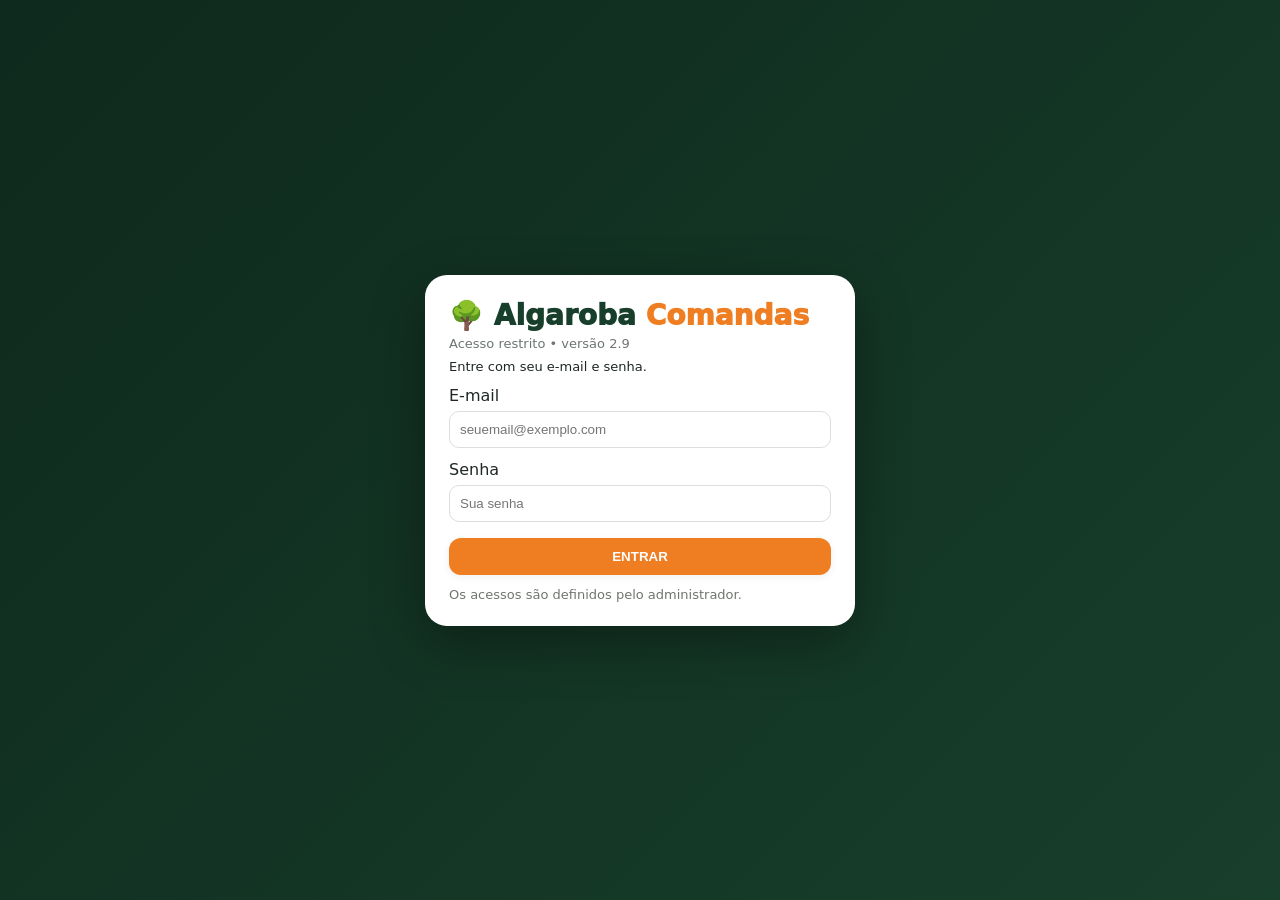
<file: Index.html>
<!doctype html><html lang='pt-BR'><head><meta charset='utf-8'><meta name='viewport' content='width=device-width,initial-scale=1'><title>Algaroba Comandas 2.9</title><style>
:root{--g:#183f2b;--g2:#0e291d;--cream:#f4ead4;--orange:#ef7d21;--yellow:#f5c34c;--red:#c94b3c;--card:#fffaf0;--ink:#1f2823}*{box-sizing:border-box}body{margin:0;font-family:system-ui,-apple-system,Segoe UI,Roboto,sans-serif;background:#f1eee7;color:var(--ink)}header{background:linear-gradient(135deg,var(--g2),var(--g));color:var(--cream);padding:18px 16px;position:sticky;top:0;z-index:5;box-shadow:0 2px 10px #0003}.brand{font-size:26px;font-weight:800}.brand span{color:var(--orange)}.sub{font-size:12px;opacity:.85}.operatorbar{display:flex;align-items:center;gap:8px;margin-top:10px}.operatorbar label{font-size:12px;font-weight:800}.operatorbar select{width:auto;min-width:150px;margin:0;padding:7px 10px;background:#fff;color:var(--ink)}.wrap{max-width:900px;margin:auto;padding:16px}.tabs{display:flex;gap:8px;overflow:auto;margin-bottom:16px}.tabs button,.btn{border:0;border-radius:12px;padding:11px 14px;font-weight:800;background:#fff;box-shadow:0 2px 8px #0001}.tabs button.active,.btn.primary{background:var(--orange);color:#fff}.grid{display:grid;grid-template-columns:repeat(2,1fr);gap:12px}.table{background:#fff;border-radius:16px;padding:16px;min-height:110px;box-shadow:0 3px 12px #0001;border-left:6px solid #5aa66d}.table.busy{border-left-color:var(--orange)}.table.closing{border-left-color:var(--yellow)}.table.awaiting{border-left-color:#3f9a5f;background:#f1fbf4}.awaiting-note{color:#25653b;font-weight:900;font-size:12px;margin-top:5px}.table h3{margin:0 0 8px}.money{font-size:22px;font-weight:900}.muted{color:#6e766f;font-size:13px}.full{grid-column:1/-1}.panel{background:#fff;border-radius:16px;padding:16px;box-shadow:0 3px 12px #0001;margin-bottom:12px}.cats{display:flex;gap:8px;overflow:auto;padding-bottom:8px}.cats button{white-space:nowrap}.products{display:grid;grid-template-columns:1fr;gap:8px}.product{display:flex;justify-content:space-between;align-items:center;padding:12px;border:1px solid #eee;border-radius:12px}.product button{touch-action:manipulation;cursor:pointer;background:var(--g);color:#fff;border:0;border-radius:10px;padding:8px 12px;font-weight:800}.cart-row{display:flex;justify-content:space-between;align-items:center;gap:8px;border-bottom:1px dashed #ddd;padding:9px 0}.qtyctl{display:inline-flex;gap:5px;margin-left:8px}.mini{border:0;border-radius:8px;padding:5px 9px;font-weight:900;background:#eee}.danger{background:#fbe5e2;color:#9b2e23}.station{font-size:13px;font-weight:900;color:var(--orange);margin:8px 0}.timer{font-size:12px;color:#6e766f}.station-head{background:var(--g);color:#fff;border-radius:12px;padding:10px 12px;margin:14px 0 8px}.big{font-size:26px;font-weight:900}.status{display:inline-block;border-radius:999px;padding:4px 9px;background:#eaf5ed;font-size:12px;font-weight:800}.hide{display:none}.kitchen-card{border-left:6px solid var(--orange)}.cancelled-item{margin:8px 0;padding:10px 12px;border-radius:10px;background:#fbe5e2;color:#8f2f25;border-left:5px solid var(--red)}.cancelled-item .cancel-title{font-weight:950;text-decoration:line-through}.cancelled-item .cancel-reason{font-size:12px;font-weight:800;margin-top:4px}.active-item{padding:3px 0}.prod-tabs{display:flex;gap:8px;overflow:auto;margin-bottom:12px}.prod-tab{white-space:nowrap;border:0;border-radius:12px;padding:10px 12px;font-weight:900;background:#fff;box-shadow:0 2px 8px #0001}.prod-tab.active{background:var(--g);color:#fff}.ready-card{border-left-color:#3f9a5f;background:#f1fbf4}.ready-badge{display:inline-block;background:#dff3e5;color:#25653b;border-radius:999px;padding:4px 8px;font-size:11px;font-weight:950;margin-left:6px}select,input{width:100%;padding:10px;border:1px solid #ddd;border-radius:10px;margin:6px 0 12px}.modal{position:fixed;inset:0;background:#0008;z-index:20;display:flex;align-items:flex-end;justify-content:center}.modal.hide{display:none}.sheet{background:#fff;width:100%;max-width:900px;max-height:85vh;overflow:auto;border-radius:20px 20px 0 0;padding:18px}.choice-grid{display:grid;grid-template-columns:repeat(2,1fr);gap:9px}.choice{touch-action:manipulation;-webkit-tap-highlight-color:transparent;cursor:pointer;border:1px solid #ddd;background:#fff;border-radius:12px;padding:12px;text-align:left;font-weight:750}.choice.selected{background:var(--g);color:#fff;border-color:var(--g)}.sheet-actions{position:sticky;bottom:0;background:#fff;padding-top:12px;display:flex;gap:8px}.sheet-actions .btn{flex:1}@media(min-width:650px){.grid{grid-template-columns:repeat(5,1fr)}.products{grid-template-columns:repeat(2,1fr)}}

.syncbar{display:flex;gap:8px;align-items:center;flex-wrap:wrap;margin-top:8px}.syncpill{display:inline-flex;align-items:center;gap:6px;border-radius:999px;padding:6px 10px;font-size:12px;font-weight:800;background:#ffffff18}.syncpill.online{background:#dff3e5;color:#164b29}.syncpill.offline{background:#fff0d7;color:#754500}.syncpill.error{background:#f8dddd;color:#7a1f1f}.setupbox{border:1px solid #e8dfcf;background:#fffaf0;border-radius:14px;padding:12px;margin-top:10px}.setupbox textarea{width:100%;min-height:110px;font-family:monospace;font-size:12px}.setupgrid{display:grid;gap:8px}@media(min-width:650px){.setupgrid{grid-template-columns:1fr 1fr}}

.report-checks{display:grid;grid-template-columns:repeat(auto-fit,minmax(145px,1fr));gap:8px}.report-checks label{background:#fff;border:1px solid #ddd;border-radius:10px;padding:9px}.report-controls label{font-size:13px;font-weight:700}.report-controls input,.report-controls select{width:100%;margin-top:5px}@media print{body *{visibility:hidden!important}#printReport,#printReport *{visibility:visible!important}#printReport{position:absolute;left:0;top:0;width:100%;background:#fff;color:#111;padding:18px}#printReport .panel{break-inside:avoid;border:1px solid #ccc;box-shadow:none}#printReport .big{color:#111}.tabs,.topbar,.report-controls{display:none!important}}

.authgate{position:fixed;inset:0;z-index:100;background:linear-gradient(135deg,var(--g2),var(--g));display:flex;align-items:center;justify-content:center;padding:20px}
.authgate.hide{display:none}.authcard{width:min(430px,100%);background:#fff;border-radius:22px;padding:24px;box-shadow:0 18px 55px #0005}
.authbrand{font-size:28px;font-weight:950;color:var(--g);margin-bottom:4px}.authbrand span{color:var(--orange)}
.authmsg{font-size:13px;margin:8px 0 12px}.autherr{color:#9b2e23;font-weight:800}.authok{color:#25653b;font-weight:800}
.userbadge{display:flex;align-items:center;gap:8px;flex-wrap:wrap;margin-top:10px;font-size:12px}.userbadge b{color:#fff}
.logoutbtn{border:1px solid #ffffff55;background:#ffffff12;color:#fff;border-radius:9px;padding:6px 9px;font-weight:800}
</style></head><body>
<div id='authGate' class='authgate'><div class='authcard'>
 <div class='authbrand'>🌳 Algaroba <span>Comandas</span></div>
 <div class='muted'>Acesso restrito • versão 2.9</div>
 <div id='authMsg' class='authmsg'>Entre com seu e-mail e senha.</div>
 <label>E-mail</label><input id='loginEmail' type='email' autocomplete='username' placeholder='seuemail@exemplo.com'>
 <label>Senha</label><input id='loginPassword' type='password' autocomplete='current-password' placeholder='Sua senha'>
 <button id='loginBtn' class='btn primary' style='width:100%;margin-top:4px' onclick='loginUser()'>ENTRAR</button>
 <div class='muted' style='margin-top:12px'>Os acessos são definidos pelo administrador.</div>
</div></div><header><div class='brand'>🌳 Algaroba <span>Shakes Grills</span></div><div class='sub'>COMANDAS 2.9.7 • LOGIN • USUÁRIOS • PERMISSÕES</div><div class='userbadge'>👤 <b id='loggedUser'>Não autenticado</b><span id='loggedRole' class='syncpill'>—</span><button class='logoutbtn' onclick='logoutUser()'>SAIR</button></div><div class='operatorbar'><label for='deviceMode'>📱 Este aparelho</label><select id='deviceMode' onchange='setDeviceMode(this.value)'><option>Completo</option><option>Atendimento</option><option>Churrasqueira</option><option>Cozinha</option><option>Bebidas & Shakes</option><option>Caixa</option></select></div><div class='syncbar'><span id='syncStatus' class='syncpill offline' onclick='showCloudError()' style='cursor:pointer'>● LOCAL</span><button class='btn' style='padding:7px 10px' onclick='openOnlineSetup()'>☁️ Configurar online</button></div></header><main class='wrap'>
<div class='tabs'><button data-view='mesas' class='active' onclick="view('mesas',this)">Mesas</button><button data-view='cozinha' onclick="view('cozinha',this)">Produção</button><button data-view='caixa' onclick="view('caixa',this)">Caixa</button><button data-view='estoque' onclick="view('estoque',this)">Estoque</button><button data-view='relatorios' onclick="view('relatorios',this)">Relatórios</button><button data-view='usuarios' onclick="view('usuarios',this)">Usuários</button></div>
<section id='mesas'><div class='grid' id='tables'></div></section>
<section id='comanda' class='hide'><div style='display:flex;gap:8px;flex-wrap:wrap'><button class='btn' onclick='back()'>← Mesas</button><button id='transferBtn' class='btn' onclick='transferTable()'>⇄ TRANSFERIR MESA</button></div><div class='panel'><h2 id='tableTitle'></h2><div class='cats' id='cats'></div><div class='products' id='products'></div></div><div class='panel'><h3>Comanda</h3><div id='cart'></div><div class='big' id='total'>R$ 0,00</div><button class='btn primary' style='width:100%;margin-top:12px' onclick='sendOrder()'>ENVIAR PEDIDO</button></div></section>
<section id='cozinha' class='hide'><h2>🔥 Produção</h2><div class='prod-tabs' id='prodTabs'></div><div id='kitchen'></div></section>
<section id='caixa' class='hide'><h2>💰 Caixa</h2><div id='cashStatus'></div><div class='grid'><div class='panel'><div class='muted'>Vendas</div><div class='big' id='revenue'>R$ 0,00</div></div><div class='panel'><div class='muted'>Saldo esperado em dinheiro</div><div class='big' id='cashExpected'>R$ 0,00</div></div></div><div class='panel'><h3>Resumo por forma de pagamento</h3><div id='cashByPayment'></div></div><div class='panel'><h3>Movimentações</h3><div style='display:flex;gap:8px;flex-wrap:wrap'><button class='btn' onclick=registerMovement('sangria')>− SANGRIA</button><button class='btn' onclick=registerMovement('despesa')>− DESPESA</button><button class='btn' onclick=registerMovement('entrada')>+ ENTRADA</button><button class='btn primary' onclick=closeCash()>FECHAR CAIXA</button></div><div id='cashMovements' style='margin-top:12px'></div></div><h3>Comandas abertas</h3><div id='openAccounts'></div></section><section id='estoque' class='hide'><h2>📦 Estoque & CMV</h2><div class='panel'><div class='muted'>Fase 1 • controle por produto/insumo acabado. Cadastre saldo, custo unitário e estoque mínimo. As baixas acontecem ao enviar o pedido.</div><div class='muted' style='margin-top:10px'>Toque nos ícones de cada item: <b>➕ entrada</b> • <b>➖ perda</b> • <b>⚖️ inventário</b> • <b>⚙️ cadastro</b></div></div><div id='inventorySummary'></div><div id='inventoryList'></div><h3>📋 Histórico de movimentações</h3><div class='panel'><div style='display:flex;gap:8px;flex-wrap:wrap;margin-bottom:10px'><select id='invMoveType' onchange='renderInventoryHistory()'><option value=''>Todos os tipos</option><option value='entrada'>Entradas</option><option value='saida'>Baixas por venda</option><option value='perda'>Perdas/descartes</option><option value='ajuste'>Ajustes</option><option value='retorno'>Retornos</option></select><input id='invMoveSearch' placeholder='Filtrar produto' oninput='renderInventoryHistory()'></div><div id='inventoryHistory'></div></div></section><section id='usuarios' class='hide'>
 <div class='panel'>
  <h2>👥 Gestão de Usuários</h2>
  <div class='muted'>Área exclusiva do Administrador.</div>
  <div class='card' style='margin-top:14px'>
   <h3>➕ Novo Usuário</h3>
   <label>Nome</label><input id='newUserName' placeholder='Nome do funcionário'>
   <label>E-mail</label><input id='newUserEmail' type='email' placeholder='email@exemplo.com' autocapitalize='none'>
   <label>Senha inicial</label><input id='newUserPassword' type='password' placeholder='Mínimo 6 caracteres'>
   <label>Perfil</label>
   <select id='newUserRole'>
    <option value='atendimento'>ATENDIMENTO</option>
    <option value='cozinha'>COZINHA</option>
    <option value='caixa'>CAIXA</option>
    <option value='estoque'>ESTOQUE</option>
    <option value='gerente'>GERENTE</option>
    <option value='administrador'>ADMINISTRADOR</option>
   </select>
   <button id='createUserBtn' class='btn primary' style='margin-top:12px' onclick='createAdminUser()'>CRIAR USUÁRIO</button>
   <div id='createUserMsg' class='muted' style='margin-top:8px'></div>
  </div>
  <div style='margin:14px 0 10px'><button class='btn primary' onclick='loadUsersAdmin()'>ATUALIZAR USUÁRIOS</button></div>
  <div id='usersAdminList'></div>
 </div>
</section>
<section id='relatorios' class='hide'><h2>📊 Central de Relatórios</h2><div class='panel report-controls'><h3>🔎 Filtros do relatório</h3><div class='grid'><label>Período<select id='repPeriod' onchange='reportPeriodChange()'><option value='today'>Hoje</option><option value='yesterday'>Ontem</option><option value='week'>Últimos 7 dias</option><option value='month'>Este mês</option><option value='custom'>Personalizado</option><option value='all'>Todo o histórico</option></select></label><label>Data inicial<input type='date' id='repStart'></label><label>Data final<input type='date' id='repEnd'></label></div><div style='display:flex;gap:8px;flex-wrap:wrap;margin-top:10px'><button class='btn' onclick=reportPreset('daily')>📅 Fechamento do Dia</button><button class='btn' onclick=reportPreset('stock')>📦 Estoque</button><button class='btn' onclick=reportPreset('margin')>💹 CMV e Margem</button><button class='btn' onclick=reportPreset('full')>📊 Completo</button></div><h4>Incluir no relatório</h4><div class='report-checks'><label><input type='checkbox' class='repOpt' value='summary' checked> Resumo</label><label><input type='checkbox' class='repOpt' value='payments' checked> Pagamentos</label><label><input type='checkbox' class='repOpt' value='hours' checked> Horários</label><label><input type='checkbox' class='repOpt' value='products' checked> Produtos</label><label><input type='checkbox' class='repOpt' value='categories' checked> Categorias</label><label><input type='checkbox' class='repOpt' value='margin' checked> CMV e margem</label><label><input type='checkbox' class='repOpt' value='stock'> Estoque atual</label><label><input type='checkbox' class='repOpt' value='moves'> Movimentações de estoque</label><label><input type='checkbox' class='repOpt' value='cash'> Caixa</label><label><input type='checkbox' class='repOpt' value='operators'> Operadores</label></div><div style='display:flex;gap:8px;flex-wrap:wrap;margin-top:12px'><button class='btn primary' onclick=generateFilteredReport()>🔍 VISUALIZAR</button><button class='btn primary' onclick=printFilteredReport()>📄 GERAR PDF</button></div><div class='muted' style='margin-top:8px'>No celular, “Gerar PDF” abre a impressão. Escolha “Salvar como PDF”.</div></div><div id='printReport'><div id='report'></div></div></section>
</main><div id='modal' class='modal hide'><div class='sheet'><div id='modalContent'></div></div></div><script>
const catalog={
'Espetinhos':[['Frango',6],['Tulipa de Frango',6],['Coxinha de Frango',6],['Moela',6],['Linguiça Toscana de Frango',6],['Pão de Carne de Sol',6],['Queijo Coalho',6],['Linguiça Toscana',6],['Linguiça Calabresa',6],['Pão de Alho',6],['Pão com Creme de Queijo',6],['Carne',7],['Kafta',7],['Coração',7],['Carneiro',7],['Picanha Suína',7],['Língua',7],['Cupim',8],['Medalhão de Frango com Bacon',8],['Medalhão de Carne com Bacon',8],['Queijo Coalho com Bacon',8],['Camarão',8]],
'Porções':[['Filé com Fritas',30],['Frango com Fritas',25],['Calabresa com Fritas',25],['Língua com Macaxeira',30],['Batata Frita P',12],['Batata Frita G',20],['Macaxeira Frita',15]],
'Caldos/Sopas':[['Sopa de Costela 500 ml',15],['Caldo da Casa 500 ml',15]],
'Bases':[['Pastel (base)',1],['Tapioca (base)',3],['Cuscuz (base)',3],['Rap10 (base)',3],['Muçarela',3],['Queijo Coalho',3],['Queijo Manteiga',3],['Presunto',3],['Calabresa',3],['Carne Moída',3],['Frango recheio',3],['Catupiry',3],['Cheddar',3],['Carne de Sol',4],['Bacon',4],['Ovo Frito',2]],
'Bebidas':[['KS 290 ml',5],['Refrigerante 1 L',10],['Brahma litrinho',5],['Skol litrinho',5],['Original litrinho',6],['Budweiser long neck',10],['Heineken long neck',12],['Corona Extra long neck',12],['Água sem gás',3],['Água com gás',4],['Suco 400 ml',6]],
'Shakes':[['Shake 300 ml',7],['Shake 500 ml',10]],
'Combos':[['Só na Brasa',20],['Combo Algaroba',20],['Combo Casal',40],['Bonde da Algaroba',60]]};
const shakeFlavors=['Abacaxi','Abacaxi com Hortelã','Açaí','Banana','Banana com Canela','Baunilha aos Quatro Leites','Beijinho','Biscoito (Oreo)','Bombom Supreme','Brigadeiro','Café','Cajá','Capuccino','Cartola','Chiclete','Chiclete com Banana','Chocomalt (Ovomaltine)','Chocomenta','Chocolate','Chocolate Branco','Coco','Coco Queimado','Cupuaçu','Danoninho','Doce de Leite','Flocos','Frutas Tropicais','Goiaba','Graviola','Kiwi','Leite Condensado','Limão','Maçã Verde','Maracujá','Mega Shake','Mentol','Milho Verde','Morango','Nata Goiaba','Pedacinho do Céu','Pistache','Power Milk (Leite Ninho)','Prestígio','Sensações','Tradicional com Açúcar Mascavo','Tradicional Zero Açúcar','Uva'];
let state=JSON.parse(localStorage.getItem('algarobaState')||'null')||{tables:Array.from({length:10},(_,i)=>({id:i+1,items:[],orders:[],status:'livre'})),counter:{items:[],orders:[],status:'livre'},revenue:0,history:[]}; if(!state.history)state.history=[];if(!state.cash)state.cash={open:false,openedAt:null,opening:0,movements:[],closures:[]};if(!state.cash.movements)state.cash.movements=[];if(!state.cash.closures)state.cash.closures=[];if(!state.cancellations)state.cancellations=[];if(!state.operators)state.operators=['Pablo','Cláudia','Claudevânia'];if(!state.activeOperator)state.activeOperator=state.operators[0];state.activeOperator=localStorage.getItem('algarobaActiveOperator')||state.activeOperator;if(!state.inventory)state.inventory={items:{},movements:[]};if(!state.inventory.items)state.inventory.items={};if(!state.inventory.movements)state.inventory.movements=[];let current=null,cart=[];
const brl=n=>n.toLocaleString('pt-BR',{style:'currency',currency:'BRL'});
let cloudPausePullUntil=0;let cloudReady=false,cloudApplying=false,cloudTimer=null,cloudPoll=null;
let cloudLastError='',cloudFailures=0,cloudSnapshot={};
let authSession=null,authProfile=null;
const roleViews={
 administrador:['mesas','cozinha','caixa','estoque','relatorios','usuarios'],
 gerente:['mesas','cozinha','caixa','estoque','relatorios'],
 atendimento:['mesas','cozinha'],
 cozinha:['cozinha'],
 caixa:['caixa'],
 estoque:['estoque']
};
function authToken(){return authSession&&authSession.access_token?authSession.access_token:null}
function authMessage(msg,err=false){let e=document.getElementById('authMsg');if(e){e.textContent=msg;e.className='authmsg '+(err?'autherr':'authok')}}
async function authFetch(path,opts={}){
 let cfg=cloudConfig();if(!cfg||!cfg.url||!cfg.key)throw new Error('Configure primeiro a conexão online do Supabase na versão anterior.');
 let headers={'apikey':cfg.key,'Content-Type':'application/json',...(opts.headers||{})};
 if(authToken())headers.Authorization='Bearer '+authToken();
 let r=await fetch(cfg.url.replace(/\/$/,'')+path,{...opts,headers});
 let txt=await r.text(),data=null;try{data=txt?JSON.parse(txt):null}catch(e){data=txt}
 if(!r.ok)throw new Error((data&&data.msg)||(data&&data.message)||(data&&data.error_description)||('HTTP '+r.status));
 return data
}
function updateLoginServerStatus(){
 let e=document.getElementById('loginServerStatus');if(!e)return;
 let cfg=cloudConfig();
 e.textContent=cfg&&cfg.url&&cfg.key?'☁️ Servidor configurado neste aparelho':'⚠️ Servidor não configurado neste aparelho';
}
function toggleLoginServerSetup(){
 let box=document.getElementById('loginServerSetup');if(!box)return;
 let opening=box.classList.contains('hide');
 box.classList.toggle('hide');
 if(opening){
  let cfg=cloudConfig()||{};
  document.getElementById('loginCloudUrlInline').value=cfg.url||'';
  document.getElementById('loginCloudKeyInline').value=cfg.key||'';
 }
}
function saveLoginCloudConfigInline(){
 let url=document.getElementById('loginCloudUrlInline').value.trim(),key=document.getElementById('loginCloudKeyInline').value.trim();
 if(!url||!key)return authMessage('Informe o Project URL e a Publishable Key.',true);
 if(!/^https:\/\/.+\.supabase\.co\/?$/i.test(url))return authMessage('Confira o Project URL do Supabase.',true);
 if(!key.startsWith('sb_publishable_')&&!key.startsWith('eyJ'))return authMessage('Use a Publishable Key do projeto.',true);
 localStorage.setItem('algarobaCloudConfig',JSON.stringify({url,key}));
 document.getElementById('loginServerSetup').classList.add('hide');
 updateLoginServerStatus();authMessage('Servidor configurado. Agora entre com e-mail e senha.');
}
function openLoginOnlineSetup(){
 let cfg=cloudConfig()||{};
 document.getElementById('modalContent').innerHTML=`<h2>☁️ Configurar servidor</h2>
 <p class="muted">Esta configuração é necessária uma vez em cada aparelho. Use somente a Project URL e a Publishable Key do projeto.</p>
 <label>Project URL</label><input id="loginCloudUrl" placeholder="https://xxxx.supabase.co" value="${cfg.url||''}">
 <label>Publishable Key</label><input id="loginCloudKey" placeholder="sb_publishable_..." value="${cfg.key||''}">
 <div class="sheet-actions"><button class="btn" onclick="closeModal()">CANCELAR</button><button class="btn primary" onclick="saveLoginCloudConfig()">SALVAR SERVIDOR</button></div>`;
 document.getElementById('modal').classList.remove('hide');
}
function saveLoginCloudConfig(){
 let url=document.getElementById('loginCloudUrl').value.trim(),key=document.getElementById('loginCloudKey').value.trim();
 if(!url||!key)return alert('Informe o Project URL e a Publishable Key.');
 if(!/^https:\/\/.+\.supabase\.co\/?$/i.test(url))return alert('Confira o Project URL do Supabase.');
 if(!key.startsWith('sb_publishable_')&&!key.startsWith('eyJ'))return alert('Use a Publishable Key do projeto.');
 localStorage.setItem('algarobaCloudConfig',JSON.stringify({url,key}));
 closeModal();updateLoginServerStatus();authMessage('Servidor configurado. Agora entre com e-mail e senha.');
}
async function loginUser(){
 let email=document.getElementById('loginEmail').value.trim(),password=document.getElementById('loginPassword').value;
 if(!email||!password)return authMessage('Informe e-mail e senha.',true);
 let b=document.getElementById('loginBtn');b.disabled=true;b.textContent='ENTRANDO…';
 try{
   let sess=await authFetch('/auth/v1/token?grant_type=password',{method:'POST',body:JSON.stringify({email,password})});
   authSession=sess;localStorage.setItem('algarobaAuthSession',JSON.stringify(sess));
   await loadProfile();
 }catch(e){authMessage('Acesso não autorizado: '+e.message,true)}
 finally{b.disabled=false;b.textContent='ENTRAR'}
}
async function loadProfile(){
 if(!authSession||!authSession.user)throw new Error('Sessão inválida.');
 let rows=await authFetch('/rest/v1/algaroba_users?select=id,nome,perfil,ativo&id=eq.'+encodeURIComponent(authSession.user.id),{method:'GET'});
 let p=Array.isArray(rows)?rows[0]:null;
 if(!p||!p.ativo){authSession=null;localStorage.removeItem('algarobaAuthSession');throw new Error('Usuário sem perfil ativo no Algaroba Comandas.')}
 authProfile=p;state.activeOperator=p.nome;localStorage.setItem('algarobaActiveOperator',p.nome);
 document.getElementById('loggedUser').textContent=p.nome;
 document.getElementById('loggedRole').textContent=p.perfil.toUpperCase();
 document.getElementById('authGate').classList.add('hide');
 applyPermissions();
 await initCloud();
}
function applyPermissions(){
 let allowed=roleViews[authProfile?.perfil]||[];
 document.querySelectorAll('.tabs button[data-view]').forEach(b=>b.style.display=allowed.includes(b.dataset.view)?'':'none');
 let first=allowed[0]||null;if(first){let btn=document.querySelector('.tabs button[data-view="'+first+'"]');view(first,btn)}
}
function canView(id){return !!authProfile&&(roleViews[authProfile.perfil]||[]).includes(id)}

function esc(v){return String(v??'').replace(/[&<>"']/g,c=>({'&':'&amp;','<':'&lt;','>':'&gt;','"':'&quot;',"'":'&#39;'}[c]))}
async function createAdminUser(){
 if(authProfile?.perfil!=='administrador')return alert('Somente administrador.');
 const nome=document.getElementById('newUserName').value.trim();
 const email=document.getElementById('newUserEmail').value.trim().toLowerCase();
 const password=document.getElementById('newUserPassword').value;
 const perfil=document.getElementById('newUserRole').value;
 const msg=document.getElementById('createUserMsg');
 const btn=document.getElementById('createUserBtn');
 if(!nome||!email||!password){msg.textContent='Preencha nome, e-mail e senha.';return}
 if(password.length<6){msg.textContent='A senha inicial precisa ter pelo menos 6 caracteres.';return}
 let cfg=cloudConfig();
 if(!cfg||!cfg.url||!cfg.key){msg.textContent='Configure primeiro a conexão online.';return}
 btn.disabled=true;btn.textContent='CRIANDO…';msg.textContent='Criando usuário…';
 try{
   const r=await fetch(cfg.url.replace(/\/$/,'')+'/functions/v1/algaroba-create-user',{
     method:'POST',
     headers:{'apikey':cfg.key,'Authorization':'Bearer '+authToken(),'Content-Type':'application/json'},
     body:JSON.stringify({nome,email,password,perfil})
   });
   let data=null,txt=await r.text();try{data=txt?JSON.parse(txt):{}}catch(e){data={error:txt}}
   if(!r.ok)throw new Error(data?.error||data?.message||('HTTP '+r.status));
   msg.textContent='✅ Usuário criado com sucesso.';
   document.getElementById('newUserName').value='';
   document.getElementById('newUserEmail').value='';
   document.getElementById('newUserPassword').value='';
   document.getElementById('newUserRole').value='atendimento';
   await loadUsersAdmin();
 }catch(e){msg.textContent='❌ '+e.message}
 finally{btn.disabled=false;btn.textContent='CRIAR USUÁRIO'}
}
async function loadUsersAdmin(){
 if(authProfile?.perfil!=='administrador')return alert('Somente administrador.');
 let box=document.getElementById('usersAdminList');box.innerHTML="<div class='card'>Carregando…</div>";
 try{
  let rows=await authFetch('/rest/v1/algaroba_users?select=id,nome,perfil,ativo,created_at&order=nome.asc',{method:'GET'});
  box.innerHTML='';
  if(!Array.isArray(rows)||rows.length===0){box.innerHTML="<div class='card'><b>Nenhum usuário retornado.</b><div class='muted'>A sessão está autenticada, mas a consulta não recebeu perfis.</div></div>";return}
  (rows||[]).forEach(u=>{
   let d=document.createElement('div');d.className='card';
   d.innerHTML=`<b>${esc(u.nome)}</b><div class="muted">ID: ${esc(u.id)}</div>
   <label>Nome</label><input data-name value="${esc(u.nome)}">
   <label>Perfil</label><select data-role>
    ${['administrador','gerente','atendimento','cozinha','caixa','estoque'].map(r=>`<option value="${r}" ${u.perfil===r?'selected':''}>${r.toUpperCase()}</option>`).join('')}
   </select>
   <label style="display:flex;gap:8px;align-items:center;margin:10px 0"><input data-active type="checkbox" ${u.ativo?'checked':''} style="width:auto"> Usuário ativo</label>
   <button class="btn primary" data-save>SALVAR ALTERAÇÕES</button>`;
   d.querySelector('[data-save]').onclick=()=>saveAdminUser(u.id,d);
   box.appendChild(d);
  });
 }catch(e){box.innerHTML=`<div class="card"><b>Erro:</b> ${esc(e.message)}</div>`}
}
async function saveAdminUser(id,card){
 if(authProfile?.perfil!=='administrador')return;
 let nome=card.querySelector('[data-name]').value.trim(),perfil=card.querySelector('[data-role]').value,ativo=card.querySelector('[data-active]').checked;
 if(!nome)return alert('Informe o nome.');
 if(id===authProfile.id && (!ativo || perfil!=='administrador'))return alert('Por segurança, você não pode retirar seu próprio acesso de administrador nesta tela.');
 try{
  await authFetch('/rest/v1/algaroba_users?id=eq.'+encodeURIComponent(id),{method:'PATCH',headers:{Prefer:'return=minimal'},body:JSON.stringify({nome,perfil,ativo})});
  alert('Usuário atualizado.');
  await loadUsersAdmin();
 }catch(e){alert('Não foi possível atualizar: '+e.message)}
}

async function logoutUser(){
 try{if(authToken())await authFetch('/auth/v1/logout',{method:'POST'}).catch(()=>{})}finally{
   authSession=null;authProfile=null;localStorage.removeItem('algarobaAuthSession');cloudReady=false;clearInterval(cloudPoll);
   document.getElementById('authGate').classList.remove('hide');authMessage('Sessão encerrada. Entre novamente.');
 }
}
async function initAuth(){
 let raw=localStorage.getItem('algarobaAuthSession');if(!raw)return;
 try{authSession=JSON.parse(raw);await loadProfile()}catch(e){authSession=null;authProfile=null;localStorage.removeItem('algarobaAuthSession');authMessage('Entre novamente para continuar.',true)}
}
function setSyncStatus(kind,text){let e=document.getElementById('syncStatus');if(!e)return;e.className='syncpill '+kind;e.textContent='● '+text;e.title=cloudLastError||''}
const BUILTIN_CLOUD_CONFIG={url:'https://dlwrmpfurphccaeuwsfj.supabase.co',key:'sb_publishable_0Yr-97uqdGFXAcSvpZ2IGA_G3DpnaB7'};
function cloudConfig(){
 try{
  let saved=JSON.parse(localStorage.getItem('algarobaCloudConfig')||'null');
  return saved&&saved.url&&saved.key?saved:BUILTIN_CLOUD_CONFIG;
 }catch(e){return BUILTIN_CLOUD_CONFIG}
}
function save(){localStorage.setItem('algarobaState',JSON.stringify(state));if(cloudReady&&!cloudApplying)scheduleCloudSave()}
function scheduleCloudSave(){clearTimeout(cloudTimer);cloudTimer=setTimeout(pushChangedRecords,300)}
function cloudHeaders(cfg,prefer){let h={'apikey':cfg.key,'Authorization':'Bearer '+(authToken()||cfg.key),'Content-Type':'application/json'};if(prefer)h['Prefer']=prefer;return h}
async function cloudRequest(path,opts={}){let cfg=cloudConfig();if(!cfg)throw new Error('Configuração online ausente');let url=cfg.url.replace(/\/$/,'')+'/rest/v1/'+path;let ctrl=new AbortController(),tm=setTimeout(()=>ctrl.abort(),10000);try{let r=await fetch(url,{...opts,signal:ctrl.signal,headers:{...cloudHeaders(cfg,opts.prefer),...(opts.headers||{})}});let txt=await r.text();if(!r.ok)throw new Error('HTTP '+r.status+' • '+(txt||r.statusText));return txt?JSON.parse(txt):null}finally{clearTimeout(tm)}}
function stateRecords(s){let rows=[];(s.tables||[]).forEach(t=>rows.push({record_key:'table:'+t.id,data:t}));rows.push({record_key:'counter',data:s.counter||{items:[],orders:[],status:'livre'}});rows.push({record_key:'inventory',data:s.inventory||{items:{},movements:[]}});let meta={revenue:s.revenue||0,history:s.history||[],cash:s.cash||{open:false,openedAt:null,opening:0,movements:[],closures:[]},cancellations:s.cancellations||[],operators:s.operators||['Pablo','Cláudia','Claudevânia'],transfers:s.transfers||[]};rows.push({record_key:'meta',data:meta});return rows}
function snapOf(s){let o={};for(let r of stateRecords(s))o[r.record_key]=JSON.stringify(r.data);return o}
function applyRows(rows){let by={};(rows||[]).forEach(r=>by[r.record_key]=r.data);if(!by.meta&&!Object.keys(by).some(k=>k.startsWith('table:')))return false;let ns=JSON.parse(JSON.stringify(state));ns.tables=Array.from({length:10},(_,i)=>by['table:'+(i+1)]||ns.tables?.[i]||{id:i+1,items:[],orders:[],status:'livre'});ns.counter=by.counter||ns.counter||{items:[],orders:[],status:'livre'};let m=by.meta||{};for(let k of ['revenue','history','cash','cancellations','operators','transfers'])if(m[k]!==undefined)ns[k]=m[k];if(by.inventory!==undefined)ns.inventory=by.inventory;else if(m.inventory!==undefined)ns.inventory=m.inventory;ns.activeOperator=localStorage.getItem('algarobaActiveOperator')||ns.activeOperator||((ns.operators||[])[0]||'Pablo');state=ns;localStorage.setItem('algarobaState',JSON.stringify(state));cloudSnapshot=snapOf(state);return true}
async function pushChangedRecords(){if(!cloudReady)return;try{let cur=stateRecords(state),changed=cur.filter(r=>cloudSnapshot[r.record_key]!==JSON.stringify(r.data));if(!changed.length){setSyncStatus('online','ONLINE');return}setSyncStatus('offline','SINCRONIZANDO…');let payload=changed.map(r=>({...r,updated_at:new Date().toISOString()}));await cloudRequest('algaroba_records?on_conflict=record_key',{method:'POST',prefer:'resolution=merge-duplicates,return=minimal',body:JSON.stringify(payload)});for(let r of changed)cloudSnapshot[r.record_key]=JSON.stringify(r.data);cloudFailures=0;cloudLastError='';setSyncStatus('online','ONLINE')}catch(e){cloudLastError=e.message||String(e);cloudFailures++;console.error(e);setSyncStatus('error','ERRO: TOQUE AQUI')}}
function refreshVisible(){renderOperator();renderTables();if(!document.getElementById('cozinha').classList.contains('hide'))renderKitchen();if(!document.getElementById('caixa').classList.contains('hide'))renderCash();if(!document.getElementById('estoque').classList.contains('hide'))renderInventory();if(!document.getElementById('relatorios').classList.contains('hide'))renderReports();if(!document.getElementById('comanda').classList.contains('hide')&&current!==null)renderCart()}
async function pullRecords(first=false){if(!first&&Date.now()<cloudPausePullUntil)return false;if(!cloudReady&&!first)return;try{let rows=await cloudRequest('algaroba_records?select=record_key,data,updated_at',{method:'GET'});if(!rows||!rows.length){if(first){let legacy=await cloudRequest('algaroba_state?id=eq.principal&select=data',{method:'GET'}).catch(()=>[]);if(legacy&&legacy[0]&&legacy[0].data){cloudApplying=true;state=legacy[0].data;state.activeOperator=localStorage.getItem('algarobaActiveOperator')||state.activeOperator||'Pablo';localStorage.setItem('algarobaState',JSON.stringify(state));cloudApplying=false;cloudSnapshot={};await pushChangedRecords();return true}throw new Error('Banco online vazio. Confira a configuração do Supabase.')}return false}cloudApplying=true;let changed=applyRows(rows);cloudApplying=false;if(changed)refreshVisible();cloudFailures=0;cloudLastError='';setSyncStatus('online','ONLINE');return true}catch(e){cloudApplying=false;cloudLastError=e.message||String(e);cloudFailures++;console.error(e);if(first||cloudFailures>=3)setSyncStatus('error','ERRO: TOQUE AQUI');throw e}}
async function initCloud(){let cfg=cloudConfig();if(!cfg||!cfg.url||!cfg.key){setSyncStatus('offline','LOCAL');return}try{setSyncStatus('offline','CONECTANDO…');cloudReady=true;await pullRecords(true);cloudReady=true;setSyncStatus('online','ONLINE');clearInterval(cloudPoll);cloudPoll=setInterval(()=>pullRecords(false).catch(()=>{}),2000)}catch(err){cloudReady=false;clearInterval(cloudPoll);setSyncStatus('error','ERRO: TOQUE AQUI')}}
function showCloudError(){if(cloudLastError)alert('Diagnóstico da conexão:\n\n'+cloudLastError+'\n\nO sistema mantém os dados locais e não apaga a comanda por causa de uma falha de internet.');else alert('Conexão online ativa. Nenhum erro registrado.')}
function openOnlineSetup(){if(authProfile&&authProfile.perfil!=='administrador')return alert('Somente o administrador pode alterar a conexão online.');let cfg=cloudConfig()||{};document.getElementById('modalContent').innerHTML=`<h2>☁️ Sincronização online 2.2</h2><p class=muted>Banco dividido por registros. Cada mesa é sincronizada separadamente, reduzindo conflitos entre aparelhos.</p>${cloudLastError?`<div class=cancelled-item><b>Diagnóstico:</b><div>${cloudLastError.replace(/</g,'&lt;')}</div></div>`:''}<div class=setupgrid><div><label>Project URL</label><input id=cloudUrl placeholder='https://xxxx.supabase.co' value='${cfg.url||''}'></div><div><label>Publishable Key</label><input id=cloudKey placeholder='sb_publishable_...' value='${cfg.key||''}'></div></div><div class=sheet-actions><button class=btn onclick=disableCloud()>Usar somente local</button><button class='btn primary' onclick=saveCloudConfig()>SALVAR E CONECTAR</button></div>`;document.getElementById('modal').classList.remove('hide')}
function saveCloudConfig(){let url=document.getElementById('cloudUrl').value.trim(),key=document.getElementById('cloudKey').value.trim();if(!url||!key)return alert('Informe o Project URL e a Publishable Key.');if(!/^https:\/\/.+\.supabase\.co\/?$/i.test(url))return alert('Confira o Project URL do Supabase.');if(!key.startsWith('sb_publishable_')&&!key.startsWith('eyJ'))return alert('Use a Publishable Key do projeto.');localStorage.setItem('algarobaCloudConfig',JSON.stringify({url,key}));closeModal();initCloud()}
function disableCloud(){localStorage.removeItem('algarobaCloudConfig');cloudReady=false;clearInterval(cloudPoll);setSyncStatus('offline','LOCAL');closeModal()}
function renderOperator(){if(authProfile){state.activeOperator=authProfile.nome;let u=document.getElementById('loggedUser');if(u)u.textContent=authProfile.nome}}
function setOperator(v){return}
function view(id,b){if(authProfile&&!canView(id))return alert('Seu perfil não possui acesso a esta área.');['mesas','comanda','cozinha','caixa','estoque','relatorios','usuarios'].forEach(x=>{let el=document.getElementById(x);if(el)el.classList.add('hide')});document.getElementById(id).classList.remove('hide');document.querySelectorAll('.tabs button').forEach(x=>x.classList.remove('active'));if(b)b.classList.add('active');if(id==='mesas')renderTables();if(id==='cozinha')renderKitchen();if(id==='caixa')renderCash();if(id==='estoque')renderInventory();if(id==='relatorios')renderReports();if(id==='usuarios')loadUsersAdmin()}
function tableProductionState(t){let ready=false,pending=false;for(const o of (t.orders||[])){for(const st of [...new Set((o.items||[]).filter(i=>!i.cancelled).map(i=>stationOf(i.name)))]){let ss=stationStatus(o,st);if(ss==='PRONTO')ready=true;if(ss!=='ENTREGUE')pending=true}}return {ready,pending}}
function transferTable(){if(current==='counter')return alert('Balcão / Retirada não pode ser transferido para mesa.');let from=getT();if(!from.items.length&&!from.orders.length)return alert('Esta mesa não possui comanda para transferir.');let free=state.tables.filter(t=>t.id!==current&&!t.items.length&&!(t.orders||[]).length);if(!free.length)return alert('Não há outra mesa livre disponível.');let dest=prompt('Transferir Mesa '+String(current).padStart(2,'0')+' para qual mesa livre?\n\n'+free.map(t=>'Mesa '+String(t.id).padStart(2,'0')).join(' • ')+'\n\nDigite apenas o número:');if(dest===null)return;let id=parseInt(dest,10),to=free.find(t=>t.id===id);if(!to)return alert('Escolha uma das mesas livres exibidas.');if(!confirm('Confirmar transferência da Mesa '+String(current).padStart(2,'0')+' para Mesa '+String(id).padStart(2,'0')+'?'))return;to.items=from.items;to.orders=from.orders;to.status=from.status==='livre'?'ocupada':from.status;from.items=[];from.orders=[];from.status='livre';state.transfers=state.transfers||[];state.transfers.push({at:new Date().toISOString(),from:current,to:id,operator:state.activeOperator});current=id;save();document.getElementById('tableTitle').textContent='Mesa '+String(id).padStart(2,'0');alert('Comanda transferida para a Mesa '+String(id).padStart(2,'0')+'.');renderCart()}
function renderTables(){let h='';state.tables.forEach(t=>{let sum=t.items.reduce((a,x)=>a+x.price*x.qty,0),ps=tableProductionState(t),cls=t.status==='livre'?'':(ps.ready?'awaiting':'busy'),label=t.status==='livre'?'LIVRE':(ps.ready?'AGUARDANDO ENTREGA':'OCUPADA');h+=`<div class="table ${cls}" onclick="openTable(${t.id})"><span class=status>${label}</span><h3>Mesa ${String(t.id).padStart(2,'0')}</h3><div class=money>${brl(sum)}</div><div class=muted>${t.items.length? t.items.reduce((a,x)=>a+x.qty,0)+' itens':'Toque para abrir'}</div>${ps.ready?'<div class=awaiting-note>✓ Há item pronto aguardando entrega</div>':''}</div>`});let c=state.counter,sum=c.items.reduce((a,x)=>a+x.price*x.qty,0),ps=tableProductionState(c),label=c.status==='livre'?'LIVRE':(ps.ready?'AGUARDANDO RETIRADA':'OCUPADA');h+=`<div class="table full ${c.status==='livre'?'':(ps.ready?'awaiting':'busy')}" onclick="openTable('counter')"><span class=status>${label}</span><h3>🛍 Balcão / Retirada</h3><div class=money>${brl(sum)}</div>${ps.ready?'<div class=awaiting-note>✓ Pedido pronto para retirada</div>':''}</div>`;document.getElementById('tables').innerHTML=h}

function getT(){return current==='counter'?state.counter:state.tables.find(x=>x.id===current)}
function openTable(id){current=id;cart=[];document.getElementById('mesas').classList.add('hide');document.getElementById('comanda').classList.remove('hide');document.getElementById('tableTitle').textContent=id==='counter'?'Balcão / Retirada':'Mesa '+String(id).padStart(2,'0');document.getElementById('transferBtn').style.display=id==='counter'?'none':'inline-block';const catsEl=document.getElementById('cats');catsEl.innerHTML='';Object.keys(catalog).forEach((c,i)=>{const btn=document.createElement('button');btn.type='button';btn.className='btn'+(i===0?' primary':'');btn.textContent=c;btn.addEventListener('click',()=>showCat(c,btn));catsEl.appendChild(btn)});showCat(Object.keys(catalog)[0]);renderCart()}
function showCat(c,b){if(b){document.querySelectorAll('#cats button').forEach(x=>x.classList.remove('primary'));b.classList.add('primary')}const productsEl=document.getElementById('products');productsEl.innerHTML='';const visibleProducts=(c==='Bases'?catalog[c].slice(0,4):catalog[c]);visibleProducts.forEach((p,i)=>{const row=document.createElement('div');row.className='product';const info=document.createElement('div');const title=document.createElement('b');title.textContent=p[0];const val=document.createElement('div');val.className='muted';val.textContent=brl(p[1]);info.append(title,val);const btn=document.createElement('button');btn.type='button';btn.textContent='+ ADICIONAR';btn.addEventListener('click',()=>add(c,i));row.append(info,btn);productsEl.appendChild(row)})}
function pushCart(name,price,components=null){let comps=components||[stockKey(name)];let cost=comps.reduce((a,k)=>a+Number((state.inventory.items[k]||{}).cost||0),0);let x=cart.find(x=>x.name===name&&x.price===price);x?x.qty++:cart.push({name,price,qty:1,cost,stockComponents:comps});renderCart()}
function closeModal(){document.getElementById('modal').classList.add('hide');document.getElementById('modalContent').innerHTML=''}
function add(c,i){let p=catalog[c][i],name=p[0],price=p[1];if(c==='Shakes')return chooseShake(name,price);if(c==='Bases'&&name.includes('(base)'))return chooseFillings(name,price);if(c==='Espetinhos')return choosePoint(name,price);if(c==='Bebidas'&&name==='KS 290 ml')return chooseKS(name,price);if(c==='Bebidas'&&name==='Refrigerante 1 L')return chooseRefri1L(name,price);if(c==='Bebidas'&&name==='Suco 400 ml')return chooseJuice(name,price);pushCart(name,price)}
function openChoiceModal(title,subtitle,choices){const m=document.getElementById('modal'),mc=document.getElementById('modalContent');mc.innerHTML='';const h=document.createElement('h2');h.textContent=title;const p=document.createElement('p');p.className='muted';p.textContent=subtitle;const grid=document.createElement('div');grid.className='choice-grid';choices.forEach(ch=>{const btn=document.createElement('button');btn.type='button';btn.className='choice';btn.textContent=ch.label;btn.addEventListener('click',(ev)=>{ev.preventDefault();ev.stopPropagation();try{ch.action();closeModal()}catch(err){console.error(err);alert('Não foi possível adicionar o item. Erro: '+err.message)}});grid.appendChild(btn)});const actions=document.createElement('div');actions.className='sheet-actions';const cancel=document.createElement('button');cancel.type='button';cancel.className='btn';cancel.textContent='Cancelar';cancel.addEventListener('click',closeModal);actions.appendChild(cancel);mc.append(h,p,grid,actions);m.classList.remove('hide')}
function choosePoint(name,price){openChoiceModal('🔥 '+name,'Escolha o ponto do espetinho',[{label:'🔥 Ao ponto',action:()=>pushCart(name+' • Ao ponto',price)},{label:'🔥 Bem passado',action:()=>pushCart(name+' • Bem passado',price)}])}
function chooseShake(name,price){openChoiceModal('🥤 '+name,'Toque no sabor desejado',shakeFlavors.map(flavor=>({label:flavor,action:()=>pushCart(name+' • '+flavor,price)})))}
function chooseKS(name,price){let opts=['Coca-Cola Original','Coca-Cola Zero','Fanta Laranja','Guaraná Kuat','Sprite','Schweppes'];openChoiceModal('🥤 Refrigerante KS • 290 ml','Escolha o refrigerante',opts.map(v=>({label:v,action:()=>pushCart(name+' • '+v,price)})))}
function chooseRefri1L(name,price){let opts=['Coca-Cola Original','Coca-Cola Zero','Fanta Laranja'];openChoiceModal('🥤 Refrigerante Retornável • 1 L','Escolha o refrigerante',opts.map(v=>({label:v,action:()=>pushCart(name+' • '+v,price)})))}
function chooseJuice(name,price){let flavors=['Acerola','Cajá','Uva','Mangaba','Maracujá','Goiaba','Caju','Manga','Graviola','Tamarindo'],choices=[];flavors.forEach(v=>{choices.push({label:v+' • Água — '+brl(price),action:()=>pushCart(name+' • '+v+' • Água',price)});choices.push({label:v+' • Leite — '+brl(price+1),action:()=>pushCart(name+' • '+v+' • Leite',price+1)})});openChoiceModal('🧃 Suco • 400 ml','Escolha o sabor e o preparo',choices)}

let selectedFillings=[];let fillingContext=null;
function chooseFillings(name,price){selectedFillings=[];fillingContext={name,price};const opts=catalog['Bases'].slice(4),m=document.getElementById('modal'),mc=document.getElementById('modalContent');mc.innerHTML='';const h=document.createElement('h2');h.textContent='🌽 '+name.replace(' (base)','');const p=document.createElement('p');p.className='muted';p.textContent='Escolha um ou mais recheios. Você também pode adicionar somente a base.';const grid=document.createElement('div');grid.className='choice-grid';opts.forEach((o,j)=>{const btn=document.createElement('button');btn.type='button';btn.className='choice';btn.innerHTML=`${o[0]}<br><small>+ ${brl(o[1])}</small>`;btn.addEventListener('click',(ev)=>{ev.preventDefault();ev.stopPropagation();toggleFilling(j,btn)});grid.appendChild(btn)});const totalBox=document.createElement('div');totalBox.className='panel';totalBox.style.marginTop='12px';totalBox.innerHTML=`<div class="muted">Total</div><div class="big" id="fillTotal">${brl(price)}</div>`;const actions=document.createElement('div');actions.className='sheet-actions';const cancel=document.createElement('button');cancel.type='button';cancel.className='btn';cancel.textContent='Cancelar';cancel.addEventListener('click',closeModal);const confirm=document.createElement('button');confirm.type='button';confirm.className='btn primary';confirm.textContent='ADICIONAR À COMANDA';confirm.addEventListener('click',(ev)=>{ev.preventDefault();ev.stopPropagation();try{confirmFillings()}catch(err){console.error(err);alert('Não foi possível montar o item. Erro: '+err.message)}});actions.append(cancel,confirm);mc.append(h,p,grid,totalBox,actions);m.classList.remove('hide')}
function toggleFilling(j,btn){const k=selectedFillings.indexOf(j);k>=0?selectedFillings.splice(k,1):selectedFillings.push(j);btn.classList.toggle('selected');const opts=catalog['Bases'].slice(4),total=fillingContext.price+selectedFillings.reduce((a,x)=>a+opts[x][1],0);document.getElementById('fillTotal').textContent=brl(total)}
function confirmFillings(){if(!fillingContext)return;const opts=catalog['Bases'].slice(4);let finalName=fillingContext.name.replace(' (base)',''),price=fillingContext.price;let comps=[fillingContext.name];selectedFillings.forEach(j=>{finalName+=' + '+opts[j][0];price+=opts[j][1];comps.push(opts[j][0])});pushCart(finalName,price,comps);fillingContext=null;selectedFillings=[];closeModal()}
function renderCart(){let t=getT();let sent=t.items.map((x,i)=>`<div class=cart-row><span>${x.qty}× ${x.name}<br><small class=muted>Já enviado</small></span><span><b>${brl(x.qty*x.price)}</b> <button class='mini danger' onclick='cancelSent(${i})'>Cancelar</button></span></div>`).join('');let pending=cart.map((x,i)=>`<div class=cart-row><span>${x.qty}× ${x.name}<br><small class=muted>Aguardando envio</small></span><span><b>${brl(x.qty*x.price)}</b><span class=qtyctl><button class=mini onclick='changeCart(${i},-1)'>−</button><button class=mini onclick='changeCart(${i},1)'>+</button><button class='mini danger' onclick='removeCart(${i})'>×</button></span></span></div>`).join('');document.getElementById('cart').innerHTML=(sent+pending)||'<div class=muted>Nenhum item lançado.</div>';document.getElementById('total').textContent=brl([...t.items,...cart].reduce((a,x)=>a+x.price*x.qty,0))}function changeCart(i,d){cart[i].qty+=d;if(cart[i].qty<=0)cart.splice(i,1);renderCart()}function removeCart(i){cart.splice(i,1);renderCart()}function cancelSent(i){let t=getT(),it=t.items[i];if(!it)return;let reason=prompt('Motivo do cancelamento de '+it.name+':');if(reason===null||!reason.trim())return alert('Informe o motivo do cancelamento.');reason=reason.trim();let cancelledAt=new Date().toISOString();state.cancellations=state.cancellations||[];state.cancellations.push({at:cancelledAt,table:current==='counter'?'Balcão':'Mesa '+String(current).padStart(2,'0'),item:{...it},reason,operator:state.activeOperator});let remaining=it.qty;t.orders.forEach(o=>{o.items.forEach(oi=>{if(remaining>0&&oi.name===it.name&&!oi.cancelled){let q=Math.min(oi.qty,remaining);if(q===oi.qty){oi.cancelled=true;oi.cancelReason=reason;oi.cancelledAt=cancelledAt;oi.cancelledBy=state.activeOperator;remaining-=q}else{oi.qty-=q;o.items.push({...oi,qty:q,cancelled:true,cancelReason:reason,cancelledAt,cancelledBy:state.activeOperator});remaining-=q}}})});inventoryReturn(it,'cancelamento');t.items.splice(i,1);if(!t.items.length&&!cart.length)t.status='livre';save();renderCart();alert('Item cancelado. Ele continuará visível na Produção em vermelho, com o motivo.')}function sendOrder(){if(!cart.length)return alert('Adicione algum produto.');for(const it of cart){for(const k of (it.stockComponents||[stockKey(it.name)])){let inv=state.inventory.items[k];if(inv&&inv.track!==false&&Number(inv.qty||0)<Number(it.qty||0))return alert('Estoque insuficiente: '+k+'\nDisponível: '+Number(inv.qty||0));}}for(const it of cart)inventoryConsume(it);let t=getT();let order={id:Date.now(),createdAt:Date.now(),time:new Date().toLocaleTimeString('pt-BR',{hour:'2-digit',minute:'2-digit'}),operator:state.activeOperator,items:cart.map(x=>({...x})),status:'NOVO'};t.orders.push(order);cart.forEach(n=>{let x=t.items.find(i=>i.name===n.name);x?x.qty+=n.qty:t.items.push({...n})});t.status='ocupada';cart=[];save();renderCart();alert('Pedido enviado para produção!')}
function stationOf(name){if(catalog['Espetinhos'].some(p=>name.startsWith(p[0])))return '🔥 Churrasqueira';if(name.startsWith('Shake')||catalog['Bebidas'].some(p=>name.startsWith(p[0])))return '🥤 Bebidas & Shakes';return '🍳 Cozinha'}
function elapsed(o){let mins=Math.max(0,Math.floor((Date.now()-(o.createdAt||Date.now()))/60000));return mins<1?'agora':mins+' min'}
function kitchenItem(i){if(i.cancelled)return `<div class="cancelled-item"><div class="cancel-title">🚫 CANCELADO • ${i.qty}× ${i.name}</div><div class="cancel-reason">Motivo: ${i.cancelReason||'Não informado'} • por ${i.cancelledBy||'Não identificado'}</div></div>`;return `<div class="active-item">${i.qty}× ${i.name}</div>`}
function stationStatus(o,st){if(!o.stationStatus)o.stationStatus={};if(!o.stationStatus[st])o.stationStatus[st]=o.status||'NOVO';return o.stationStatus[st]}
let activeProductionStation='Todos';function renderKitchen(){let groups={'🔥 Churrasqueira':[],'🍳 Cozinha':[],'🥤 Bebidas & Shakes':[]},counts={};[...state.tables.map(t=>['Mesa '+String(t.id).padStart(2,'0'),t]),['Balcão',state.counter]].forEach(([name,t])=>t.orders.forEach(o=>{Object.keys(groups).forEach(st=>{let its=o.items.filter(i=>stationOf(i.name)===st);if(!its.length)return;let status=stationStatus(o,st);if(status==='ENTREGUE')return;counts[st]=(counts[st]||0)+1;let stArg=JSON.stringify(st).replace(/"/g,'&quot;'),ready=status==='PRONTO';groups[st].push(`<div class="panel kitchen-card ${ready?'ready-card':''}"><b>${name} • ${o.time}</b>${ready?'<span class=ready-badge>✓ PRONTO</span>':''}<div class="timer">👤 ${o.operator||'Não identificado'} • ⏱ ${elapsed(o)} • <b>${status}</b></div><div>${its.map(kitchenItem).join('')}</div><div style='margin-top:10px'><button class="btn ${ready?'primary':''}" onclick="advanceStation(${o.id},${stArg})">${status==='NOVO'?'INICIAR PREPARO':status==='PREPARANDO'?'MARCAR PRONTO':'CONFIRMAR ENTREGA'}</button></div></div>`)})}));const tabs=document.getElementById('prodTabs');let total=Object.values(counts).reduce((a,b)=>a+b,0);let opts=[['Todos',total],...Object.keys(groups).map(st=>[st,counts[st]||0])];tabs.innerHTML='';opts.forEach(([st,n])=>{let b=document.createElement('button');b.type='button';b.className='prod-tab'+(activeProductionStation===st?' active':'');b.textContent=st+' ('+n+')';b.addEventListener('click',()=>{activeProductionStation=st;renderKitchen()});tabs.appendChild(b)});let entries=Object.entries(groups).filter(([st])=>activeProductionStation==='Todos'||activeProductionStation===st);let html=entries.map(([st,cards])=>cards.length?`<div class=station-head>${st}</div>${cards.join('')}`:'').join('');document.getElementById('kitchen').innerHTML=html||'<div class=panel>Nenhum pedido pendente neste setor.</div>'}
function advanceStation(id,st){for(let t of [...state.tables,state.counter]){let o=t.orders.find(x=>x.id===id);if(o){if(!o.stationStatus)o.stationStatus={};let cur=stationStatus(o,st);o.stationStatus[st]=cur==='NOVO'?'PREPARANDO':cur==='PREPARANDO'?'PRONTO':'ENTREGUE';let used=[...new Set(o.items.map(i=>stationOf(i.name)))];o.status=used.every(s=>stationStatus(o,s)==='ENTREGUE')?'ENTREGUE':'EM PRODUÇÃO';break}}save();renderKitchen();renderTables()}
function cashSales(){return (state.history||[]).filter(x=>!state.cash.openedAt||new Date(x.closedAt)>=new Date(state.cash.openedAt)).reduce((a,x)=>a+x.total,0)}function cashMoneySales(){return (state.history||[]).filter(x=>(!state.cash.openedAt||new Date(x.closedAt)>=new Date(state.cash.openedAt))).reduce((a,x)=>a+(x.payments||[{method:x.payment,value:x.total}]).filter(p=>p.method==='Dinheiro').reduce((q,p)=>q+p.value,0),0)}function expectedCash(){let c=state.cash,base=c.opening||0,money=cashMoneySales();return base+money+(c.movements||[]).reduce((a,m)=>a+(m.type==='entrada'?m.value:-m.value),0)}function currentCashSales(){return (state.history||[]).filter(x=>state.cash.openedAt&&new Date(x.closedAt)>=new Date(state.cash.openedAt))}
function cashByPayment(){let out={Pix:0,Dinheiro:0,'Débito':0,'Crédito':0};currentCashSales().forEach(v=>(v.payments||[{method:v.payment,value:v.total}]).forEach(p=>out[p.method]=(out[p.method]||0)+Number(p.value||0)));return out}
function renderCash(){
 let payBox=document.getElementById('cashByPayment');
 if(!state.cash.open){document.getElementById('cashStatus').innerHTML=`<div class=panel><h3>Caixa fechado</h3><p class=muted>Informe o valor inicial em dinheiro para abrir o caixa.</p><input id=openingValue type=number step=.01 min=0 placeholder='Valor inicial'><button class='btn primary' onclick=openCash()>ABRIR CAIXA</button></div>`;document.getElementById('revenue').textContent=brl(0);document.getElementById('cashExpected').textContent=brl(0);if(payBox)payBox.innerHTML='<div class=muted>Abra o caixa para acompanhar as formas de pagamento.</div>';document.getElementById('cashMovements').innerHTML='';document.getElementById('openAccounts').innerHTML='<div class=panel>Abra o caixa para realizar fechamentos.</div>';return}
 document.getElementById('cashStatus').innerHTML=`<div class=panel><span class=status>CAIXA ABERTO</span><div class=muted>Operador: <b>${state.cash.openedBy||state.activeOperator}</b> • Aberto em ${new Date(state.cash.openedAt).toLocaleString('pt-BR')} • Fundo inicial ${brl(state.cash.opening)}</div></div>`;
 document.getElementById('revenue').textContent=brl(cashSales());document.getElementById('cashExpected').textContent=brl(expectedCash());
 let bp=cashByPayment();if(payBox)payBox.innerHTML=['Dinheiro','Pix','Débito','Crédito'].map(k=>`<div class=cart-row><span>${k}</span><b>${brl(bp[k]||0)}</b></div>`).join('');
 document.getElementById('cashMovements').innerHTML=(state.cash.movements||[]).slice().reverse().map(m=>`<div class=cart-row><span>${m.type.toUpperCase()} • ${m.note||'Sem descrição'}<div class=muted>${m.operator||'Não identificado'} • ${new Date(m.at).toLocaleTimeString('pt-BR',{hour:'2-digit',minute:'2-digit'})}</div></span><b>${m.type==='entrada'?'+':'−'} ${brl(m.value)}</b></div>`).join('')||'<div class=muted>Nenhuma movimentação.</div>';
 let arr=[...state.tables.map(t=>['Mesa '+String(t.id).padStart(2,'0'),t]),['Balcão',state.counter]].filter(([n,t])=>t.items.length);document.getElementById('openAccounts').innerHTML=arr.map(([n,t])=>{let sum=t.items.reduce((a,x)=>a+x.price*x.qty,0);return `<div class=panel><b>${n}</b><div class=big>${brl(sum)}</div><button class="btn primary" onclick="paymentModal('${n}')">RECEBER / FECHAR</button></div>`}).join('')||'<div class=panel>Nenhuma comanda aberta.</div>'
}
function openCash(){let v=parseFloat(openingValue.value||0);if(v<0||isNaN(v))return alert('Informe um valor válido.');state.cash.open=true;state.cash.openedAt=new Date().toISOString();state.cash.opening=v;state.cash.openedBy=state.activeOperator;state.cash.movements=[];save();renderCash()}function registerMovement(type){if(!state.cash.open)return alert('Abra o caixa primeiro.');let v=parseFloat(prompt('Valor da '+type+':')||'');if(!v||v<=0)return;let note=prompt('Descrição / motivo:')||'';state.cash.movements.push({type,value:v,note,operator:state.activeOperator,at:new Date().toISOString()});save();renderCash()}let payCtx=null,payments=[];function paymentModal(name){let tableId=name==='Balcão'?'counter':Number(name.replace(/\D/g,''));let t=tableId==='counter'?state.counter:state.tables.find(x=>x.id===tableId);if(!t||!t.items||!t.items.length)return alert('Comanda não localizada ou vazia.');let sum=t.items.reduce((a,x)=>a+x.price*x.qty,0);payCtx={name,tableId,sum};payments=[];renderPaymentModal()}function renderPaymentModal(){let paid=payments.reduce((a,p)=>a+p.value,0),remaining=Math.max(0,payCtx.sum-paid);document.getElementById('modalContent').innerHTML=`<h2>💳 ${payCtx.name}</h2><div class=big>Total ${brl(payCtx.sum)}</div><div class=panel><div class=muted>Pago</div><b>${brl(paid)}</b><div class=muted>Falta</div><div class=big>${brl(remaining)}</div></div>${payments.map((p,i)=>`<div class=cart-row><span>${p.method}</span><b>${brl(p.value)} <button onclick="removePayment(${i})">×</button></b></div>`).join('')}<select id=payMethod><option>Pix</option><option>Dinheiro</option><option>Débito</option><option>Crédito</option></select><input id=payValue type=number step=.01 min=.01 value='${remaining.toFixed(2)}'><button class=btn onclick=addPayment()>+ ADICIONAR PAGAMENTO</button><div class=sheet-actions><button class=btn onclick=closeModal()>Cancelar</button><button class="btn primary" onclick=finishPayment()>FINALIZAR VENDA</button></div>`;document.getElementById('modal').classList.remove('hide')}function addPayment(){let v=parseFloat(document.getElementById('payValue').value),remaining=payCtx.sum-payments.reduce((a,p)=>a+p.value,0);if(!v||v<=0)return alert('Informe um valor válido.');if(v>remaining+.009)return alert('O valor ultrapassa o restante da conta.');payments.push({method:document.getElementById('payMethod').value,value:v});renderPaymentModal()}function removePayment(i){payments.splice(i,1);renderPaymentModal()}async function finishPayment(){
if(!payCtx)return alert('Conta não localizada.');
let paid=payments.reduce((a,p)=>a+p.value,0),remaining=payCtx.sum-paid;
if(remaining>.01){let elV=document.getElementById('payValue'),elM=document.getElementById('payMethod'),v=elV?parseFloat(elV.value):0;if(v>0&&Math.abs(v-remaining)<=.01){payments.push({method:elM?elM.value:'Não informado',value:remaining});paid=payments.reduce((a,p)=>a+p.value,0);remaining=payCtx.sum-paid}}
if(Math.abs(remaining)>.01)return alert('Ainda faltam '+brl(Math.max(0,remaining))+' para fechar a conta. Adicione o pagamento restante.');
/* IMPORTANTE: resolve a mesa novamente no estado ATUAL. O polling online pode substituir o objeto state enquanto a tela de pagamento está aberta. */
let t=payCtx.tableId==='counter'?state.counter:state.tables.find(x=>x.id===payCtx.tableId);
if(!t||!t.items||!t.items.length)return alert('Esta comanda já foi fechada ou está vazia.');
let liveTotal=t.items.reduce((a,x)=>a+x.price*x.qty,0);
if(Math.abs(liveTotal-payCtx.sum)>.01)return alert('A comanda mudou enquanto o pagamento estava aberto. Feche esta tela e abra a conta novamente.');
let closed={closedAt:new Date().toISOString(),name:payCtx.name,payment:payments.length===1?payments[0].method:'Dividido',payments:payments.map(x=>({...x})),total:liveTotal,operator:state.activeOperator,items:t.items.map(x=>({...x}))};
state.revenue=(state.revenue||0)+liveTotal;state.history=state.history||[];state.history.push(closed);
t.items=[];t.orders=[];t.status='livre';
localStorage.setItem('algarobaState',JSON.stringify(state));
/* Grava diretamente a mesa liberada + meta da venda antes de permitir novo pull do servidor. */
try{
 if(cloudReady){
   clearTimeout(cloudTimer);
   let keys=[payCtx.tableId==='counter'?'counter':'table:'+payCtx.tableId,'meta'];
   let rows=stateRecords(state).filter(r=>keys.includes(r.record_key)).map(r=>({...r,updated_at:new Date().toISOString()}));
   await cloudRequest('algaroba_records?on_conflict=record_key',{method:'POST',prefer:'resolution=merge-duplicates,return=minimal',body:JSON.stringify(rows)});
   for(let r of rows)cloudSnapshot[r.record_key]=JSON.stringify(r.data);
   cloudLastError='';cloudFailures=0;setSyncStatus('online','ONLINE');
 }
}catch(e){cloudLastError=e.message||String(e);console.error(e);setSyncStatus('error','ERRO: TOQUE AQUI');alert('A venda foi finalizada neste aparelho, mas a sincronização online falhou. A mesa continuará livre localmente.');}
payCtx=null;payments=[];closeModal();renderCash();renderTables();alert('Venda finalizada com sucesso! Mesa liberada.');
}
async function closeCash(){
 if(!state.cash.open)return alert('O caixa já está fechado.');
 let raw=prompt('Quanto há fisicamente no caixa em dinheiro?');
 if(raw===null)return;
 let counted=parseFloat(String(raw).replace(',','.'));
 if(isNaN(counted)||counted<0)return alert('Informe um valor válido.');
 let expected=expectedCash(),diff=counted-expected,bp=cashByPayment();
 let closure={closedAt:new Date().toISOString(),openedAt:state.cash.openedAt,openedBy:state.cash.openedBy||'Não identificado',closedBy:state.activeOperator,opening:state.cash.opening,sales:cashSales(),byPayment:bp,expected,counted,difference:diff,movements:(state.cash.movements||[]).map(x=>({...x}))};
 /* Fecha primeiro no estado atual. O polling não pode restaurar o caixa aberto enquanto gravamos. */
 state.cash.closures=state.cash.closures||[];
 state.cash.closures.push(closure);
 state.cash.open=false;state.cash.openedAt=null;state.cash.openedBy=null;state.cash.opening=0;state.cash.movements=[];
 localStorage.setItem('algarobaState',JSON.stringify(state));
 try{
   if(cloudReady){
     clearTimeout(cloudTimer);
     let metaRow=stateRecords(state).find(r=>r.record_key==='meta');
     let row={...metaRow,updated_at:new Date().toISOString()};
     await cloudRequest('algaroba_records?on_conflict=record_key',{method:'POST',prefer:'resolution=merge-duplicates,return=minimal',body:JSON.stringify([row])});
     cloudSnapshot['meta']=JSON.stringify(metaRow.data);
     cloudLastError='';cloudFailures=0;setSyncStatus('online','ONLINE');
   }else save();
 }catch(e){
   cloudLastError=e.message||String(e);console.error(e);setSyncStatus('error','ERRO: TOQUE AQUI');
   alert('O caixa foi fechado neste aparelho, mas a sincronização online falhou. Não reabra até a conexão voltar ao ONLINE.');
 }
 renderCash();renderReports();
 alert(`CAIXA FECHADO COM SUCESSO\n\nOperador: ${closure.closedBy}\nVendas: ${brl(closure.sales)}\nDinheiro: ${brl(bp['Dinheiro']||0)}\nPix: ${brl(bp['Pix']||0)}\nDébito: ${brl(bp['Débito']||0)}\nCrédito: ${brl(bp['Crédito']||0)}\nEsperado em dinheiro: ${brl(expected)}\nContado: ${brl(counted)}\nDiferença: ${brl(diff)}\n\nO caixa está liberado para uma nova abertura.`);
}
function stockKey(name){
 let full=String(name||'').trim();
 if(full.startsWith('KS 290 ml • '))return full;
 if(full.startsWith('Refrigerante 1 L • '))return full;
 if(full.startsWith('Suco 400 ml • ')){
   let parts=full.split(' • ');
   return parts.slice(0,2).join(' • ');
 }
 let n=full.split(' • ')[0].trim();
 if(n.startsWith('Shake 300 ml'))return 'Shake 300 ml';
 if(n.startsWith('Shake 500 ml'))return 'Shake 500 ml';
 return n
}
function inventoryCatalog(){
 let out=[];
 const add=(key,cat,price)=>{if(!out.some(x=>x.key===key))out.push({key,cat,price})};
 const ks=['Coca-Cola Original','Coca-Cola Zero','Fanta Laranja','Guaraná Kuat','Sprite','Schweppes'];
 const litro=['Coca-Cola Original','Coca-Cola Zero','Fanta Laranja'];
 const sucos=['Acerola','Cajá','Uva','Mangaba','Maracujá','Goiaba','Caju','Manga','Graviola','Tamarindo'];
 for(const [cat,arr] of Object.entries(catalog)){
   for(const p of arr){
     let k=p[0],price=p[1];
     if(cat==='Bebidas'&&k==='KS 290 ml'){ks.forEach(v=>add('KS 290 ml • '+v,cat,price));continue}
     if(cat==='Bebidas'&&k==='Refrigerante 1 L'){litro.forEach(v=>add('Refrigerante 1 L • '+v,cat,price));continue}
     if(cat==='Bebidas'&&k==='Suco 400 ml'){sucos.forEach(v=>add('Suco 400 ml • '+v,cat,price));continue}
     add(k,cat,price)
   }
 }
 return out
}
function ensureInventory(){state.inventory=state.inventory||{items:{},movements:[]};state.inventory.items=state.inventory.items||{};state.inventory.movements=state.inventory.movements||[];for(const p of inventoryCatalog()){if(!state.inventory.items[p.key])state.inventory.items[p.key]={qty:0,cost:0,min:0,track:true,category:p.cat};else state.inventory.items[p.key].category=state.inventory.items[p.key].category||p.cat}}
function addInvMovement(type,key,delta,reason,before,after,cost){state.inventory.movements.push({at:new Date().toISOString(),type,key,qty:Number(delta||0),before:Number(before||0),after:Number(after||0),unitCost:Number(cost||0),value:Math.abs(Number(delta||0))*Number(cost||0),operator:state.activeOperator,reason:reason||''})}
function inventoryConsume(it){ensureInventory();for(const k of (it.stockComponents||[stockKey(it.name)])){let x=state.inventory.items[k];if(!x||x.track===false)continue;let before=Number(x.qty||0),delta=-Number(it.qty||0);x.qty=before+delta;addInvMovement('saida',k,delta,'Venda / pedido enviado',before,x.qty,x.cost)}}
function inventoryReturn(it,reason){ensureInventory();for(const k of (it.stockComponents||[stockKey(it.name)])){let x=state.inventory.items[k];if(!x||x.track===false)continue;let before=Number(x.qty||0),delta=Number(it.qty||0);x.qty=before+delta;addInvMovement('retorno',k,delta,reason||'Retorno',before,x.qty,x.cost)}}
async function saveInventoryNow(){localStorage.setItem('algarobaState',JSON.stringify(state));if(!cloudReady)return;cloudPausePullUntil=Date.now()+5000;let row={record_key:'inventory',data:state.inventory||{items:{},movements:[]},updated_at:new Date().toISOString()};try{setSyncStatus('offline','SALVANDO ESTOQUE…');await cloudRequest('algaroba_records?on_conflict=record_key',{method:'POST',prefer:'resolution=merge-duplicates,return=minimal',body:JSON.stringify([row])});cloudSnapshot['inventory']=JSON.stringify(row.data);setSyncStatus('online','ONLINE')}catch(e){cloudLastError=e.message||String(e);setSyncStatus('error','ERRO: TOQUE AQUI');throw e}finally{cloudPausePullUntil=Date.now()+2000}}
async function editInventory(key){ensureInventory();let x=state.inventory.items[key];let q=prompt('Estoque atual de '+key+':',x.qty);if(q===null)return;let c=prompt('Custo unitário de '+key+' (R$):',x.cost);if(c===null)return;let m=prompt('Estoque mínimo para alerta:',x.min);if(m===null)return;q=parseFloat(String(q).replace(',','.'));c=parseFloat(String(c).replace(',','.'));m=parseFloat(String(m).replace(',','.'));if([q,c,m].some(Number.isNaN))return alert('Informe apenas valores numéricos.');let before=Number(x.qty||0),oldCost=Number(x.cost||0);x.qty=q;x.cost=c;x.min=m;x.track=true;addInvMovement('ajuste',key,q-before,'Cadastro/ajuste manual'+(oldCost!==c?' • custo '+brl(oldCost)+' → '+brl(c):''),before,q,c);localStorage.setItem('algarobaState',JSON.stringify(state));renderInventory();try{await saveInventoryNow();renderInventory();alert('Estoque atualizado e sincronizado: '+key)}catch(e){alert('O estoque foi salvo neste aparelho, mas houve erro ao sincronizar.')}}
async function inventoryEntryFor(key){ensureInventory();let x=state.inventory.items[key];let q=parseFloat(String(prompt('➕ ENTRADA • '+key+'\nQuantidade recebida:')||'').replace(',','.'));if(!q||q<=0)return;let c=prompt('Custo unitário desta entrada (R$):',x.cost);if(c!==null&&c!==''){let nv=parseFloat(String(c).replace(',','.'));if(!Number.isNaN(nv))x.cost=nv}let before=Number(x.qty||0);x.qty=before+q;addInvMovement('entrada',key,q,'Entrada de estoque',before,x.qty,x.cost);renderInventory();try{await saveInventoryNow();renderInventory();alert('Entrada registrada: +'+q+' • '+key)}catch(e){alert('Entrada salva neste aparelho, mas houve erro ao sincronizar.')}}
async function inventoryLossFor(key){ensureInventory();let x=state.inventory.items[key],q=parseFloat(String(prompt('➖ PERDA • '+key+'\nQuantidade perdida/descartada:')||'').replace(',','.'));if(!q||q<=0)return;if(q>Number(x.qty||0)&&!confirm('A quantidade informada é maior que o saldo atual. Continuar?'))return;let reason=prompt('Motivo da perda (opcional):')||'Perda/descarte';let before=Number(x.qty||0);x.qty=Math.max(0,before-q);let realDelta=x.qty-before;addInvMovement('perda',key,realDelta,reason,before,x.qty,x.cost);renderInventory();try{await saveInventoryNow();renderInventory();alert('Perda registrada: '+Math.abs(realDelta)+' • '+key)}catch(e){alert('Perda salva neste aparelho, mas houve erro ao sincronizar.')}}
async function inventoryCountFor(key){ensureInventory();let x=state.inventory.items[key],q=prompt('⚖️ INVENTÁRIO • '+key+'\nQuantidade física contada:',x.qty);if(q===null)return;q=parseFloat(String(q).replace(',','.'));if(Number.isNaN(q)||q<0)return alert('Informe uma quantidade válida.');let before=Number(x.qty||0),delta=q-before;if(delta===0)return alert('O saldo já está correto.');x.qty=q;addInvMovement('ajuste',key,delta,'Contagem física de inventário',before,q,x.cost);renderInventory();try{await saveInventoryNow();renderInventory();alert('Inventário atualizado: '+key+' • saldo '+q)}catch(e){alert('Ajuste salvo neste aparelho, mas houve erro ao sincronizar.')}}
async function inventoryEntry(){ensureInventory();let keys=inventoryCatalog().map(x=>x.key);let key=prompt('Digite o nome exato do produto para entrada:\n\n'+keys.slice(0,25).join(' • ')+'\n...');if(!key)return;key=keys.find(k=>k.toLowerCase()===key.trim().toLowerCase());if(!key)return alert('Produto não encontrado. Use o nome exibido na aba Estoque.');let q=parseFloat(String(prompt('Quantidade recebida:')||'').replace(',','.'));if(!q||q<=0)return;let x=state.inventory.items[key],before=Number(x.qty||0);let c=prompt('Custo unitário desta entrada (R$):',x.cost);if(c!==null&&c!==''){let nv=parseFloat(String(c).replace(',','.'));if(!Number.isNaN(nv))x.cost=nv}x.qty=before+q;addInvMovement('entrada',key,q,'Entrada de estoque',before,x.qty,x.cost);renderInventory();try{await saveInventoryNow();renderInventory();alert('Entrada registrada e sincronizada: +'+q+' '+key)}catch(e){alert('Entrada salva neste aparelho, mas houve erro ao sincronizar.')}}
async function inventoryAdjustment(){ensureInventory();let key=prompt('Produto a ajustar/perda:');if(!key)return;let real=Object.keys(state.inventory.items).find(k=>k.toLowerCase()===key.trim().toLowerCase());if(!real)return alert('Produto não encontrado.');let d=parseFloat(String(prompt('Quantidade do ajuste. Use negativo para perda (ex.: -3) ou positivo para acréscimo:')||'').replace(',','.'));if(!d||Number.isNaN(d))return;let reason=prompt('Motivo do ajuste/perda:')||'Ajuste manual',x=state.inventory.items[real],before=Number(x.qty||0);x.qty=before+d;addInvMovement(d<0?'perda':'ajuste',real,d,reason,before,x.qty,x.cost);renderInventory();try{await saveInventoryNow();renderInventory();alert((d<0?'Perda':'Ajuste')+' registrado e sincronizado.')}catch(e){alert('Ajuste salvo neste aparelho, mas houve erro ao sincronizar.')}}
function renderInventoryHistory(){let el=document.getElementById('inventoryHistory');if(!el)return;let type=document.getElementById('invMoveType')?.value||'',search=(document.getElementById('invMoveSearch')?.value||'').trim().toLowerCase();let ms=(state.inventory?.movements||[]).slice().reverse().filter(m=>(!type||m.type===type)&&(!search||String(m.key||'').toLowerCase().includes(search))).slice(0,100);let labels={entrada:'📥 Entrada',saida:'🛒 Venda',perda:'🗑️ Perda',ajuste:'⚖️ Ajuste',retorno:'↩️ Retorno'};el.innerHTML=ms.map(m=>`<div class=cart-row><span><b>${labels[m.type]||m.type} • ${m.key}</b><div class=muted>${new Date(m.at).toLocaleString('pt-BR')} • 👤 ${m.operator||'Não identificado'}<br>${m.reason||''}${m.before!==undefined?` • saldo ${Number(m.before)} → ${Number(m.after)}`:''}</div></span><span style='text-align:right'><b>${Number(m.qty)>0?'+':''}${Number(m.qty||0)}</b>${m.unitCost?`<div class=muted>${brl(m.value||0)}</div>`:''}</span></div>`).join('')||'<div class=muted>Nenhuma movimentação encontrada.</div>'}
function renderInventory(){ensureInventory();let rows=inventoryCatalog(),low=rows.filter(p=>{let x=state.inventory.items[p.key];return x.track!==false&&Number(x.qty||0)<=Number(x.min||0)}),value=rows.reduce((a,p)=>{let x=state.inventory.items[p.key];return a+Number(x.qty||0)*Number(x.cost||0)},0),loss=(state.inventory.movements||[]).filter(m=>m.type==='perda').reduce((a,m)=>a+Number(m.value||Math.abs(Number(m.qty||0))*Number(m.unitCost||0)),0);let sum=document.getElementById('inventorySummary');if(!sum)return;sum.innerHTML=`<div class=grid><div class=panel><div class=muted>Itens cadastrados</div><div class=big>${rows.length}</div></div><div class=panel><div class=muted>Alertas de estoque</div><div class=big>${low.length}</div></div><div class=panel><div class=muted>Valor estimado em estoque</div><div class=big>${brl(value)}</div></div><div class=panel><div class=muted>Perdas registradas</div><div class=big>${brl(loss)}</div></div></div>`;let groups={};rows.forEach(p=>(groups[p.cat]=groups[p.cat]||[]).push(p));document.getElementById('inventoryList').innerHTML=Object.entries(groups).map(([cat,ps])=>`<h3>${cat}</h3><div class=panel>${ps.map(p=>{let x=state.inventory.items[p.key],alerta=Number(x.qty||0)<=Number(x.min||0);let margin=p.price?((p.price-Number(x.cost||0))/p.price*100):0;return `<div class=cart-row><span><b>${p.key}</b><div class=muted>${alerta?'⚠️ ESTOQUE BAIXO • ':''}Saldo ${Number(x.qty||0)} • mínimo ${Number(x.min||0)}<br>Custo ${brl(Number(x.cost||0))} • Venda ${brl(p.price)} • Margem bruta ${margin.toFixed(1).replace('.',',')}%</div></span><span style='display:flex;gap:5px;align-items:center;flex-wrap:wrap;justify-content:flex-end'><button class=mini title='Entrada' aria-label='Entrada' onclick='inventoryEntryFor(${JSON.stringify(p.key)})' style='font-size:18px;padding:7px 9px'>➕</button><button class=mini title='Perda' aria-label='Perda' onclick='inventoryLossFor(${JSON.stringify(p.key)})' style='font-size:18px;padding:7px 9px'>➖</button><button class=mini title='Inventário' aria-label='Inventário' onclick='inventoryCountFor(${JSON.stringify(p.key)})' style='font-size:18px;padding:7px 9px'>⚖️</button><button class=mini title='Cadastro' aria-label='Cadastro' onclick='editInventory(${JSON.stringify(p.key)})' style='font-size:18px;padding:7px 9px'>⚙️</button></span></div>`}).join('')}</div>`).join('');renderInventoryHistory()}

function hourBand(value){
  const d=new Date(value);
  if(Number.isNaN(d.getTime())) return 'Outros horários';
  const mins=d.getHours()*60+d.getMinutes();
  if(mins>=420 && mins<=720) return '07:00–12:00';
  if(mins>=721 && mins<=1020) return '12:01–17:00';
  if(mins>=1021 && mins<=1439) return '17:01–23:59';
  return 'Outros horários';
}

function renderReports(){reportPeriodChange();generateFilteredReport()}

function reportItemBaseName(name){return String(name||'').split(' • Obs:')[0].trim()}
function reportCategory(name){let base=reportItemBaseName(name);for(const [cat,arr] of Object.entries(catalog||{})){if((arr||[]).some(p=>p[0]===base))return cat}if(base.startsWith('Shake '))return 'Shakes';return 'Outros'}
function reportUnitCost(item){if(item&&Number.isFinite(Number(item.unitCostAtSale)))return Number(item.unitCostAtSale);if(item&&Number.isFinite(Number(item.costAtSale)))return Number(item.costAtSale);let key=stockKey(item?.name||'');return Number(state.inventory?.items?.[key]?.cost||0)}
function performanceData(history){let items={},cats={},flavors={};for(const sale of (history||[])){for(const it of (sale.items||[])){let name=reportItemBaseName(it.name),qty=Number(it.qty||0),rev=Number(it.price||0)*qty,cat=reportCategory(name);if(!items[name])items[name]={name,qty:0,revenue:0};items[name].qty+=qty;items[name].revenue+=rev;if(!cats[cat])cats[cat]={name:cat,qty:0,revenue:0};cats[cat].qty+=qty;cats[cat].revenue+=rev;if(name.startsWith('Shake ')){let flavor=String(it.flavor||'').trim();if(!flavor){let m=String(it.name||'').match(/(?:•|-)\s*([^•]+?)(?:\s*•\s*Obs:|$)/);flavor=m?m[1].trim():''}if(flavor){if(!flavors[flavor])flavors[flavor]={name:flavor,qty:0,revenue:0};flavors[flavor].qty+=qty;flavors[flavor].revenue+=rev}}}}return{items:Object.values(items).sort((a,b)=>b.qty-a.qty||b.revenue-a.revenue),cats:Object.values(cats).sort((a,b)=>b.revenue-a.revenue),flavors:Object.values(flavors).sort((a,b)=>b.qty-a.qty||b.revenue-a.revenue)}}
function perfRows(rows,limit){let a=(rows||[]).slice(0,limit||999);return a.map((x,i)=>`<div class=cart-row><span><b>${i+1}. ${x.name}</b><div class=muted>${Number(x.qty||0)} un.</div></span><b>${brl(Number(x.revenue||0))}</b></div>`).join('')||'<div class=muted>Sem vendas no período.</div>'}
function categoryRows(rows){let total=(rows||[]).reduce((a,x)=>a+Number(x.revenue||0),0);return (rows||[]).map(x=>`<div class=panel><div class=cart-row><b>${x.name}</b><b>${brl(Number(x.revenue||0))}</b></div><div class=muted>${Number(x.qty||0)} item(ns) • ${total?(Number(x.revenue||0)/total*100).toFixed(1).replace('.',','):'0,0'}% do faturamento</div></div>`).join('')||'<div class=muted>Sem vendas no período.</div>'}
function dailyComparison(history){let days={};for(const v of (history||[])){let d=new Date(v.closedAt);if(isNaN(d))continue;let k=d.toLocaleDateString('pt-BR');if(!days[k])days[k]={date:d,total:0,count:0};days[k].total+=Number(v.total||0);days[k].count++}return Object.values(days).sort((a,b)=>b.date-a.date).slice(0,7).map(x=>`<div class=cart-row><span><b>${x.date.toLocaleDateString('pt-BR')}</b><div class=muted>${x.count} venda(s) • Ticket ${brl(x.count?x.total/x.count:0)}</div></span><b>${brl(x.total)}</b></div>`).join('')||'<div class=muted>Sem vendas registradas.</div>'}
function marginReport(history){let revenue=0,cmv=0,byCat={};for(const sale of (history||[])){for(const it of (sale.items||[])){let q=Number(it.qty||0),r=Number(it.price||0)*q,c=reportUnitCost(it)*q,cat=reportCategory(it.name);revenue+=r;cmv+=c;if(!byCat[cat])byCat[cat]={revenue:0,cmv:0};byCat[cat].revenue+=r;byCat[cat].cmv+=c}}let profit=revenue-cmv,margin=revenue?profit/revenue*100:0;let cats=Object.entries(byCat).sort((a,b)=>b[1].revenue-a[1].revenue).map(([k,x])=>{let p=x.revenue-x.cmv,m=x.revenue?p/x.revenue*100:0;return `<div class=cart-row><span>${k}</span><span>${brl(x.cmv)} CMV • <b>${m.toFixed(1).replace('.',',')}%</b></span></div>`}).join('');return `<div class=grid><div class=panel><div class=muted>Faturamento</div><div class=big>${brl(revenue)}</div></div><div class=panel><div class=muted>CMV</div><div class=big>${brl(cmv)}</div></div><div class=panel><div class=muted>Lucro bruto</div><div class=big>${brl(profit)}</div></div><div class=panel><div class=muted>Margem bruta</div><div class=big>${margin.toFixed(1).replace('.',',')}%</div></div></div>${cats?`<div class=panel><b>Margem por categoria</b>${cats}</div>`:''}`}

function renderReportsLegacy(){let h=state.history||[];let total=h.reduce((a,x)=>a+x.total,0),count=h.length,ticket=count?total/count:0;let perf=performanceData(h);let byPay={},byItem={},byHour={},byOperator={};h.forEach(v=>{(v.payments||[{method:v.payment,value:v.total}]).forEach(p=>byPay[p.method]=(byPay[p.method]||0)+p.value);v.items.forEach(i=>{let k=i.name.split(' • Obs:')[0];byItem[k]=(byItem[k]||0)+i.qty});let band=hourBand(v.closedAt);if(!byHour[band])byHour[band]={total:0,count:0};byHour[band].total+=v.total;byHour[band].count+=1;let op=v.operator||'Não identificado';byOperator[op]=(byOperator[op]||0)+v.total});let top=Object.entries(byItem).sort((a,b)=>b[1]-a[1]).slice(0,10);let today=new Date().toLocaleDateString('pt-BR');let daySales=h.filter(v=>new Date(v.closedAt).toLocaleDateString('pt-BR')===today);let dayTotal=daySales.reduce((a,x)=>a+x.total,0);let canc=(state.cancellations||[]).slice().reverse();let closures=(state.cash.closures||[]).slice().reverse();let bands=['07:00–12:00','12:01–17:00','17:01–23:59','Outros horários'];let hourHtml=bands.map(k=>{let x=byHour[k]||{total:0,count:0},avg=x.count?x.total/x.count:0,pct=total?x.total/total*100:0;return `<div class=panel><div class=cart-row><span><b>${k}</b></span><b>${brl(x.total)}</b></div><div class=muted>${x.count} venda${x.count===1?'':'s'} • Ticket médio ${brl(avg)} • ${pct.toFixed(1).replace('.',',')}% do faturamento</div></div>`}).join('');document.getElementById('report').innerHTML=`<h3>Hoje • ${today}</h3><div class=grid><div class=panel><div class=muted>Vendas de hoje</div><div class=big>${brl(dayTotal)}</div></div><div class=panel><div class=muted>Comandas hoje</div><div class=big>${daySales.length}</div></div><div class=panel><div class=muted>Ticket médio hoje</div><div class=big>${brl(daySales.length?dayTotal/daySales.length:0)}</div></div></div><h3>💹 CMV & Margem de hoje</h3>${marginReport(daySales)}<div class=muted style='margin-bottom:12px'>Lucro bruto = faturamento − CMV. Despesas operacionais não estão descontadas aqui.</div><h3>Acumulado</h3><div class=grid><div class=panel><div class=muted>Faturamento</div><div class=big>${brl(total)}</div></div><div class=panel><div class=muted>Comandas fechadas</div><div class=big>${count}</div></div><div class=panel><div class=muted>Ticket médio</div><div class=big>${brl(ticket)}</div></div></div><h3>Vendas por faixa de horário</h3>${hourHtml}<h3>Formas de pagamento</h3>${Object.entries(byPay).map(([k,v])=>`<div class=cart-row><span>${k}</span><b>${brl(v)}</b></div>`).join('')||'<div class=muted>Sem vendas ainda.</div>'}<h3>Vendas por operador</h3>${Object.entries(byOperator).map(([k,v])=>`<div class=cart-row><span>${k}</span><b>${brl(v)}</b></div>`).join('')||'<div class=muted>Sem vendas ainda.</div>'}<h3>🏆 Desempenho dos produtos</h3><div class=panel><div class=muted>Ranking por quantidade vendida • faturamento calculado pelos itens registrados nas comandas</div>${perfRows(perf.items,15)}</div><h3>📦 Faturamento por categoria</h3>${categoryRows(perf.cats)}<h3>🥤 Sabores de shake mais vendidos</h3><div class=panel>${perfRows(perf.flavors,15)}</div><h3>📅 Comparativo dos últimos dias</h3><div class=panel>${dailyComparison(h)}</div><h3>Cancelamentos (${canc.length})</h3>${canc.slice(0,20).map(c=>`<div class=panel><b>${c.item.qty}× ${c.item.name}</b><div class=muted>${new Date(c.at).toLocaleString('pt-BR')} • ${c.table} • 👤 ${c.operator||'Não identificado'}</div><div>Motivo: ${c.reason}</div></div>`).join('')||'<div class=muted>Nenhum cancelamento registrado.</div>'}<h3>Últimos fechamentos de caixa</h3>${closures.slice(0,10).map(c=>`<div class=panel><b>${new Date(c.closedAt).toLocaleString('pt-BR')}</b><div class=muted>Abriu: ${c.openedBy||'Não identificado'} • Fechou: ${c.closedBy||'Não identificado'}</div><div class=cart-row><span>Vendas</span><b>${brl(c.sales)}</b></div>${c.byPayment?Object.entries(c.byPayment).map(([k,v])=>`<div class=cart-row><span>${k}</span><b>${brl(v)}</b></div>`).join(''):''}<div class=cart-row><span>Esperado em dinheiro</span><b>${brl(c.expected)}</b></div><div class=cart-row><span>Contado</span><b>${brl(c.counted)}</b></div><div class=cart-row><span>Diferença</span><b>${brl(c.difference)}</b></div></div>`).join('')||'<div class=muted>Nenhum fechamento registrado.</div>'}`;}
function setDeviceMode(mode){localStorage.setItem('algarobaDeviceMode',mode);applyDeviceMode()}
function applyDeviceMode(){let mode=localStorage.getItem('algarobaDeviceMode')||'Completo',sel=document.getElementById('deviceMode');if(sel)sel.value=mode;let bs=[...document.querySelectorAll('.tabs button')];bs.forEach(b=>b.style.display='');if(mode==='Atendimento'){bs.forEach((b,i)=>b.style.display=i===0?'':'none');view('mesas',bs[0])}else if(['Churrasqueira','Cozinha','Bebidas & Shakes'].includes(mode)){bs.forEach((b,i)=>b.style.display=i===1?'':'none');activeProductionStation=mode==='Churrasqueira'?'🔥 Churrasqueira':mode==='Cozinha'?'🍳 Cozinha':'🥤 Bebidas & Shakes';view('cozinha',bs[1])}else if(mode==='Caixa'){bs.forEach((b,i)=>b.style.display=i===2?'':'none');view('caixa',bs[2])}}
function reportDates(){let p=document.getElementById('repPeriod')?.value||'today',now=new Date(),a=new Date(now),b=new Date(now);a.setHours(0,0,0,0);b.setHours(23,59,59,999);if(p==='yesterday'){a.setDate(a.getDate()-1);b=new Date(a);b.setHours(23,59,59,999)}else if(p==='week'){a.setDate(a.getDate()-6)}else if(p==='month'){a=new Date(now.getFullYear(),now.getMonth(),1)}else if(p==='custom'){let x=document.getElementById('repStart').value,y=document.getElementById('repEnd').value;if(x)a=new Date(x+'T00:00:00');if(y)b=new Date(y+'T23:59:59')}else if(p==='all'){a=new Date(0);b=new Date(8640000000000000)}return[a,b]}
function reportPeriodChange(){let custom=document.getElementById('repPeriod').value==='custom';document.getElementById('repStart').disabled=!custom;document.getElementById('repEnd').disabled=!custom}
function reportPreset(k){document.querySelectorAll('.repOpt').forEach(x=>x.checked=false);let m={daily:['summary','payments','hours','products','margin','cash'],stock:['stock','moves'],margin:['summary','margin','categories','products'],full:['summary','payments','hours','products','categories','margin','stock','moves','cash','operators']};(m[k]||[]).forEach(v=>{let x=document.querySelector('.repOpt[value="'+v+'"]');if(x)x.checked=true});generateFilteredReport()}
function repOn(v){let x=document.querySelector('.repOpt[value="'+v+'"]');return !!(x&&x.checked)}
function generateFilteredReport(){let [a,b]=reportDates(),h=(state.history||[]).filter(v=>{let d=new Date(v.closedAt);return d>=a&&d<=b}),total=h.reduce((s,x)=>s+Number(x.total||0),0),count=h.length,ticket=count?total/count:0,byPay={},byHour={},byOp={};h.forEach(v=>{(v.payments||[{method:v.payment,value:v.total}]).forEach(p=>byPay[p.method]=(byPay[p.method]||0)+Number(p.value||0));let band=hourBand(v.closedAt);if(!byHour[band])byHour[band]={total:0,count:0};byHour[band].total+=Number(v.total||0);byHour[band].count++;let op=v.operator||'Não identificado';byOp[op]=(byOp[op]||0)+Number(v.total||0)});let perf=performanceData(h),parts=[];let period=document.getElementById('repPeriod').selectedOptions[0].text;parts.push(`<div class=panel><h2>Algaroba Shakes Grills</h2><b>Relatório Gerencial • ${period}</b><div class=muted>Emitido em ${new Date().toLocaleString('pt-BR')}</div></div>`);if(repOn('summary'))parts.push(`<h3>Resumo</h3><div class=grid><div class=panel><div class=muted>Faturamento</div><div class=big>${brl(total)}</div></div><div class=panel><div class=muted>Vendas</div><div class=big>${count}</div></div><div class=panel><div class=muted>Ticket médio</div><div class=big>${brl(ticket)}</div></div></div>`);if(repOn('margin'))parts.push(`<h3>💹 CMV & Margem</h3>${marginReport(h)}<div class=muted>Lucro bruto = faturamento − CMV. Despesas operacionais não descontadas.</div>`);if(repOn('payments'))parts.push(`<h3>Formas de pagamento</h3><div class=panel>${Object.entries(byPay).map(([k,v])=>`<div class=cart-row><span>${k}</span><b>${brl(v)}</b></div>`).join('')||'<div class=muted>Sem vendas no período.</div>'}</div>`);if(repOn('hours')){let bands=['07:00–12:00','12:01–17:00','17:01–23:59','Outros horários'];parts.push(`<h3>Vendas por faixa de horário</h3>${bands.map(k=>{let x=byHour[k]||{total:0,count:0};return `<div class=panel><div class=cart-row><b>${k}</b><b>${brl(x.total)}</b></div><div class=muted>${x.count} venda(s) • Ticket ${brl(x.count?x.total/x.count:0)}</div></div>`}).join('')}`)}if(repOn('products'))parts.push(`<h3>🏆 Produtos</h3><div class=panel>${perfRows(perf.items,50)}</div>`);if(repOn('categories'))parts.push(`<h3>📦 Categorias</h3>${categoryRows(perf.cats)}`);if(repOn('operators'))parts.push(`<h3>Operadores</h3><div class=panel>${Object.entries(byOp).map(([k,v])=>`<div class=cart-row><span>${k}</span><b>${brl(v)}</b></div>`).join('')||'<div class=muted>Sem vendas.</div>'}</div>`);if(repOn('stock')){let inv=state.inventory?.items||{};let rows=Object.entries(inv).filter(([k,x])=>x&&typeof x==='object').map(([k,x])=>`<div class=cart-row><span>${x.name||k}</span><span><b>${Number(x.qty||0)}</b> un • ${brl(Number(x.cost||0))}</span></div>`).join('');parts.push(`<h3>📦 Estoque atual</h3><div class=panel>${rows||'<div class=muted>Sem estoque cadastrado.</div>'}</div>`)}if(repOn('moves')){let moves=(state.inventory?.movements||[]).filter(m=>{let d=new Date(m.at||m.date||0);return d>=a&&d<=b}).slice().reverse();parts.push(`<h3>Movimentações de estoque</h3>${moves.slice(0,200).map(m=>`<div class=panel><b>${m.type||'movimentação'} • ${m.key||m.product||m.name||''}</b><div class=muted>${m.at?new Date(m.at).toLocaleString('pt-BR'):''} • ${m.operator||''}</div><div>Quantidade: ${m.qty??m.quantity??''} ${m.reason?'• '+m.reason:''}</div></div>`).join('')||'<div class=muted>Sem movimentações no período.</div>'}`)}if(repOn('cash')){let cs=(state.cash?.closures||[]).filter(c=>{let d=new Date(c.closedAt||0);return d>=a&&d<=b});parts.push(`<h3>💰 Fechamentos de caixa</h3>${cs.slice().reverse().map(c=>`<div class=panel><b>${new Date(c.closedAt).toLocaleString('pt-BR')}</b><div>Vendas: ${brl(c.sales||0)} • Esperado: ${brl(c.expected||0)} • Contado: ${brl(c.counted||0)} • Diferença: ${brl(c.difference||0)}</div></div>`).join('')||'<div class=muted>Sem fechamentos no período.</div>'}`)}document.getElementById('report').innerHTML="<div class='panel' style='border:2px solid #2e7d32'><div class='muted'>Pré-visualização gerada</div><b>Confira abaixo o relatório antes de gerar o PDF.</b></div>"+parts.join('');setTimeout(()=>{let el=document.getElementById('printReport');if(el&&el.scrollIntoView)el.scrollIntoView({behavior:'smooth',block:'start'});},50);}
function printFilteredReport(){generateFilteredReport();setTimeout(()=>window.print(),120)}
window.addEventListener('storage',e=>{if(e.key==='algarobaState'&&e.newValue){try{state=JSON.parse(e.newValue);renderOperator();renderTables();if(!document.getElementById('cozinha').classList.contains('hide'))renderKitchen();if(!document.getElementById('caixa').classList.contains('hide'))renderCash();if(!document.getElementById('relatorios').classList.contains('hide'))renderReports()}catch(err){console.error(err)}}});
function back(){let target=canView('mesas')?'mesas':((roleViews[authProfile?.perfil]||[])[0]||'mesas');view(target,document.querySelector('.tabs button[data-view="'+target+'"]'))}
ensureInventory();renderOperator();renderTables();applyDeviceMode();initAuth();

</script></body></html>
</file>
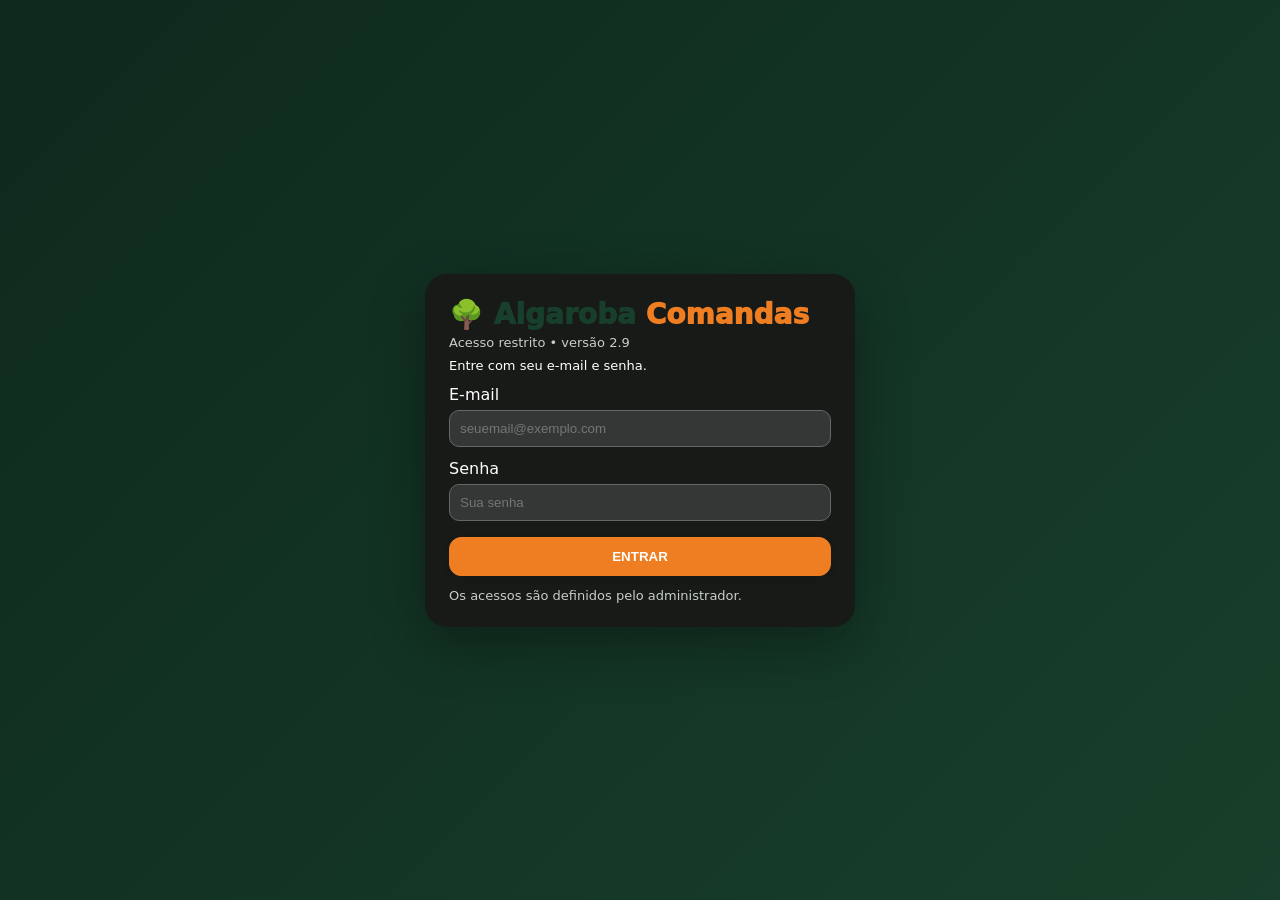
<file: index.html>
<!doctype html><html lang='pt-BR'><head><meta charset='utf-8'><meta name='viewport' content='width=device-width,initial-scale=1'><title>Algaroba Comandas 2.9</title><style>
:root{--g:#183f2b;--g2:#0e291d;--cream:#f4ead4;--orange:#ef7d21;--yellow:#f5c34c;--red:#c94b3c;--card:#fffaf0;--ink:#1f2823}*{box-sizing:border-box}body{margin:0;font-family:system-ui,-apple-system,Segoe UI,Roboto,sans-serif;background:#f1eee7;color:var(--ink)}header{background:linear-gradient(135deg,var(--g2),var(--g));color:var(--cream);padding:18px 16px;position:sticky;top:0;z-index:5;box-shadow:0 2px 10px #0003}.brand{font-size:26px;font-weight:800}.brand span{color:var(--orange)}.sub{font-size:12px;opacity:.85}.operatorbar{display:flex;align-items:center;gap:8px;margin-top:10px}.operatorbar label{font-size:12px;font-weight:800}.operatorbar select{width:auto;min-width:150px;margin:0;padding:7px 10px;background:#fff;color:var(--ink)}.wrap{max-width:900px;margin:auto;padding:16px}.tabs{display:flex;gap:8px;overflow:auto;margin-bottom:16px}.tabs button,.btn{border:0;border-radius:12px;padding:11px 14px;font-weight:800;background:#fff;box-shadow:0 2px 8px #0001}.tabs button.active,.btn.primary{background:var(--orange);color:#fff}.grid{display:grid;grid-template-columns:repeat(2,1fr);gap:12px}.table{background:#fff;border-radius:16px;padding:16px;min-height:110px;box-shadow:0 3px 12px #0001;border-left:6px solid #5aa66d}.table.busy{border-left-color:var(--orange)}.table.closing{border-left-color:var(--yellow)}.table.awaiting{border-left-color:#3f9a5f;background:#f1fbf4}.awaiting-note{color:#25653b;font-weight:900;font-size:12px;margin-top:5px}.table h3{margin:0 0 8px}.money{font-size:22px;font-weight:900}.muted{color:#6e766f;font-size:13px}.full{grid-column:1/-1}.panel{background:#fff;border-radius:16px;padding:16px;box-shadow:0 3px 12px #0001;margin-bottom:12px}.cats{display:flex;gap:8px;overflow:auto;padding-bottom:8px}.cats button{white-space:nowrap}.products{display:grid;grid-template-columns:1fr;gap:8px}.product{display:flex;justify-content:space-between;align-items:center;padding:12px;border:1px solid #eee;border-radius:12px}.product button{touch-action:manipulation;cursor:pointer;background:var(--g);color:#fff;border:0;border-radius:10px;padding:8px 12px;font-weight:800}.cart-row{display:flex;justify-content:space-between;align-items:center;gap:8px;border-bottom:1px dashed #ddd;padding:9px 0}.qtyctl{display:inline-flex;gap:5px;margin-left:8px}.mini{border:0;border-radius:8px;padding:5px 9px;font-weight:900;background:#eee}.danger{background:#fbe5e2;color:#9b2e23}.station{font-size:13px;font-weight:900;color:var(--orange);margin:8px 0}.timer{font-size:12px;color:#6e766f}.station-head{background:var(--g);color:#fff;border-radius:12px;padding:10px 12px;margin:14px 0 8px}.big{font-size:26px;font-weight:900}.status{display:inline-block;border-radius:999px;padding:4px 9px;background:#eaf5ed;font-size:12px;font-weight:800}.hide{display:none}.kitchen-card{border-left:6px solid var(--orange)}.cancelled-item{margin:8px 0;padding:10px 12px;border-radius:10px;background:#fbe5e2;color:#8f2f25;border-left:5px solid var(--red)}.cancelled-item .cancel-title{font-weight:950;text-decoration:line-through}.cancelled-item .cancel-reason{font-size:12px;font-weight:800;margin-top:4px}.active-item{padding:3px 0}.prod-tabs{display:flex;gap:8px;overflow:auto;margin-bottom:12px}.prod-tab{white-space:nowrap;border:0;border-radius:12px;padding:10px 12px;font-weight:900;background:#fff;box-shadow:0 2px 8px #0001}.prod-tab.active{background:var(--g);color:#fff}.ready-card{border-left-color:#3f9a5f;background:#f1fbf4}.ready-badge{display:inline-block;background:#dff3e5;color:#25653b;border-radius:999px;padding:4px 8px;font-size:11px;font-weight:950;margin-left:6px}select,input{width:100%;padding:10px;border:1px solid #ddd;border-radius:10px;margin:6px 0 12px}.modal{position:fixed;inset:0;background:#0008;z-index:20;display:flex;align-items:flex-end;justify-content:center}.modal.hide{display:none}.sheet{background:#fff;width:100%;max-width:900px;max-height:85vh;overflow:auto;border-radius:20px 20px 0 0;padding:18px}.choice-grid{display:grid;grid-template-columns:repeat(2,1fr);gap:9px}.choice{touch-action:manipulation;-webkit-tap-highlight-color:transparent;cursor:pointer;border:1px solid #ddd;background:#fff;border-radius:12px;padding:12px;text-align:left;font-weight:750}.choice.selected{background:var(--g);color:#fff;border-color:var(--g)}.sheet-actions{position:sticky;bottom:0;background:#fff;padding-top:12px;display:flex;gap:8px}.sheet-actions .btn{flex:1}@media(min-width:650px){.grid{grid-template-columns:repeat(5,1fr)}.products{grid-template-columns:repeat(2,1fr)}}

.syncbar{display:flex;gap:8px;align-items:center;flex-wrap:wrap;margin-top:8px}.syncpill{display:inline-flex;align-items:center;gap:6px;border-radius:999px;padding:6px 10px;font-size:12px;font-weight:800;background:#ffffff18}.syncpill.online{background:#dff3e5;color:#164b29}.syncpill.offline{background:#fff0d7;color:#754500}.syncpill.error{background:#f8dddd;color:#7a1f1f}.setupbox{border:1px solid #e8dfcf;background:#fffaf0;border-radius:14px;padding:12px;margin-top:10px}.setupbox textarea{width:100%;min-height:110px;font-family:monospace;font-size:12px}.setupgrid{display:grid;gap:8px}@media(min-width:650px){.setupgrid{grid-template-columns:1fr 1fr}}

.report-checks{display:grid;grid-template-columns:repeat(auto-fit,minmax(145px,1fr));gap:8px}.report-checks label{background:#fff;border:1px solid #ddd;border-radius:10px;padding:9px}.report-controls label{font-size:13px;font-weight:700}.report-controls input,.report-controls select{width:100%;margin-top:5px}@media print{body *{visibility:hidden!important}#printReport,#printReport *{visibility:visible!important}#printReport{position:absolute;left:0;top:0;width:100%;background:#fff;color:#111;padding:18px}#printReport .panel{break-inside:avoid;border:1px solid #ccc;box-shadow:none}#printReport .big{color:#111}.tabs,.topbar,.report-controls{display:none!important}}

.authgate{position:fixed;inset:0;z-index:100;background:linear-gradient(135deg,var(--g2),var(--g));display:flex;align-items:center;justify-content:center;padding:20px}
.authgate.hide{display:none}.authcard{width:min(430px,100%);background:#fff;border-radius:22px;padding:24px;box-shadow:0 18px 55px #0005}
.authbrand{font-size:28px;font-weight:950;color:var(--g);margin-bottom:4px}.authbrand span{color:var(--orange)}
.authmsg{font-size:13px;margin:8px 0 12px}.autherr{color:#9b2e23;font-weight:800}.authok{color:#25653b;font-weight:800}
.userbadge{display:flex;align-items:center;gap:8px;flex-wrap:wrap;margin-top:10px;font-size:12px}.userbadge b{color:#fff}
.logoutbtn{border:1px solid #ffffff55;background:#ffffff12;color:#fff;border-radius:9px;padding:6px 9px;font-weight:800}

.report-filter-active{
  background:#f28c28 !important;
  color:#fff !important;
  border-color:#f28c28 !important;
  font-weight:800 !important;
  box-shadow:0 0 0 2px rgba(242,140,40,.18);
}

.stock-visual-card{border:2px solid #238b45;border-radius:18px;padding:14px;margin:12px 0;background:linear-gradient(135deg,rgba(13,54,31,.78),rgba(24,24,24,.96))}
.stock-visual-card.stock-near{border-color:#f0a500;background:linear-gradient(135deg,rgba(83,57,0,.72),rgba(24,24,24,.96))}
.stock-visual-card.stock-low{border-color:#ef4444;background:linear-gradient(135deg,rgba(92,20,20,.72),rgba(24,24,24,.96))}
.stock-name{font-size:1.28rem;font-weight:900;line-height:1.15;margin-bottom:9px}.stock-main{display:grid;grid-template-columns:minmax(150px,1.15fr) minmax(125px,.85fr);gap:12px;align-items:center}
.stock-balance{border-radius:14px;padding:10px 14px;background:linear-gradient(135deg,#0f9d3d,#08752e);min-height:82px;display:flex;align-items:center;justify-content:space-between;gap:8px}
.stock-near .stock-balance{background:linear-gradient(135deg,#d99500,#ad7200)}.stock-low .stock-balance{background:linear-gradient(135deg,#d73535,#9f2020)}
.stock-balance-label{font-size:.78rem;font-weight:900}.stock-balance-number{font-size:3.05rem;font-weight:950;line-height:1}.stock-details{font-size:.95rem;line-height:1.35}
.stock-alert{margin-top:8px;font-weight:950}.stock-near .stock-alert{color:#ffc12f}.stock-low .stock-alert{color:#ff5a5a}
.stock-actions{display:grid;grid-template-columns:repeat(4,1fr);gap:7px;margin-top:12px}.stock-actions .mini{min-height:50px;font-size:1.35rem!important;font-weight:900}.stock-plus{background:#16a34a!important}.stock-minus{background:#dc2626!important}
@media(max-width:420px){.stock-main{grid-template-columns:1fr}.stock-balance-number{font-size:2.8rem}}

.inventory-category-grid{display:grid;grid-template-columns:repeat(2,minmax(0,1fr));gap:10px}.inventory-category-card{border:1px solid #555;border-radius:16px;padding:16px;background:#202322;text-align:left;color:#fff;min-height:104px}.inventory-category-card b{font-size:1.15rem}.cat-icon{font-size:1.7rem;display:block;margin-bottom:6px}
.shake-stock-card{border:2px solid #16883d;border-radius:16px;padding:12px;margin:10px 0;background:linear-gradient(135deg,#dff1e3,#c7e3ce);color:#132019}.shake-stock-card .muted{color:#52645a!important}.shake-stock-card b{color:#132019}.shake-stock-card.near{border-color:#e6a400;background:linear-gradient(135deg,#fff2c2,#f3dfa0);color:#2a2415}.shake-stock-card.near .muted{color:#6f6238!important}.shake-stock-card.near b{color:#2a2415}.shake-stock-card.low{border-color:#ef3434;background:linear-gradient(135deg,#ffd8d8,#f3bcbc);color:#2b1717}.shake-stock-card.low .muted{color:#754747!important}.shake-stock-card.low b{color:#2b1717}
.shake-grams{font-size:2.6rem;font-weight:950;line-height:1}.shake-controls{display:grid;grid-template-columns:repeat(2,1fr);gap:7px;margin-top:10px}.shake-controls .btn{min-height:46px;font-weight:900}.shake-add{background:#0aa943!important;color:#fff!important}.shake-remove{background:#e52c2c!important;color:#fff!important}
@media(max-width:430px){.inventory-category-card{padding:12px;min-height:96px}}

/* 2.9.7.31 — Tema Algaroba unificado: não depender do tema claro/escuro do aparelho */
:root{color-scheme:dark!important}
html,body{background:#11130f!important;color:#fff!important}
body{-webkit-text-fill-color:initial}
.panel,.table{background:#171a17!important;color:#fff!important}
.muted,.timer{color:#c7cec9!important}
input,select,textarea{background:#343735!important;color:#fff!important;border-color:#666!important}
option{background:#343735!important;color:#fff!important}
.inventory-category-card{background:#202322!important;color:#fff!important}
.stock-visual-card,.stock-visual-card.stock-near,.stock-visual-card.stock-low{color:#fff!important}
.stock-name,.stock-balance,.stock-balance-label,.stock-balance-number,.stock-details,.stock-details b{color:#fff!important;-webkit-text-fill-color:#fff!important}
.stock-actions .mini{color:#fff!important;-webkit-text-fill-color:#fff!important}
.stock-plus,.stock-minus{color:#fff!important;-webkit-text-fill-color:#fff!important}
.shake-stock-card,.shake-stock-card.near,.shake-stock-card.low{background:linear-gradient(135deg,rgba(13,54,31,.88),rgba(24,24,24,.98))!important;color:#fff!important}
.shake-stock-card .muted,.shake-stock-card.near .muted,.shake-stock-card.low .muted,.shake-stock-card b,.shake-stock-card.near b,.shake-stock-card.low b{color:#fff!important;-webkit-text-fill-color:#fff!important}
button{color:inherit}

/* 2.9.7.33 — insumos e produção do café: texto branco nunca sobre fundo branco */
.btn,.tabs button,.prod-tab,.mini,.choice,.sheet-actions .btn{background:#303431!important;color:#fff!important;-webkit-text-fill-color:#fff!important;border:1px solid #555!important}
.btn.primary,.tabs button.active,.prod-tab.active,.choice.selected{background:#ef7d21!important;color:#fff!important;-webkit-text-fill-color:#fff!important;border-color:#ef7d21!important}
.sheet,.sheet-actions,.authcard{background:#171a17!important;color:#fff!important}
.product{background:#202322!important;color:#fff!important;border-color:#4b504c!important}.product button{background:#183f2b!important;color:#fff!important}
.status,.ready-badge{background:#244c34!important;color:#fff!important;-webkit-text-fill-color:#fff!important}
.operatorbar select{background:#343735!important;color:#fff!important;-webkit-text-fill-color:#fff!important}
.replenishment-cash{border:2px solid #d99500!important;background:#242015!important}.close-replenishment-reminder{border:2px solid #d99500!important;background:#242015!important}
.confirm-replenishment{display:flex;align-items:flex-start;gap:9px;margin-top:12px;font-weight:800;color:#fff}.confirm-replenishment input{width:22px;height:22px;margin:0;flex:0 0 auto;accent-color:#ef7d21}

/* 2.9.7.39 — mantém o documento de impressão ativo durante o salvamento do PDF no Android/PWA.
   2.9.7.36 — impressão/PDF compatível com PWA sem sair do aplicativo.
   2.9.7.35 — destaque visual do período selecionado nos relatórios.
   Mantido no fim do CSS para prevalecer sobre a padronização global dos botões. */
.report-filter-btn.report-filter-active{
  background:#ef7d21!important;
  color:#fff!important;
  -webkit-text-fill-color:#fff!important;
  border:2px solid #f5c34c!important;
  box-shadow:0 0 0 3px rgba(245,195,76,.24),0 3px 10px rgba(0,0,0,.22)!important;
  transform:translateY(-1px);
}

/* Linhas espetinhos v2.9.7.57 */
.skewer-category-tabs{display:flex;gap:8px;flex-wrap:wrap;grid-column:1/-1;margin:4px 0 8px}
.skewer-category-chip{background:#263428!important;color:#fff!important;border:1px solid #658263!important;border-radius:12px;padding:10px 12px;font-weight:800;cursor:pointer}
.skewer-category-chip.active{background:#137037!important;border-color:#3bde80!important;box-shadow:0 0 0 1px #3bde80}
.skewer-group-head{grid-column:1/-1;background:linear-gradient(90deg,#68110b,#862619)!important;color:white!important;border-radius:12px;padding:12px 14px;margin-top:10px;font-size:15px;font-weight:900}

/* V2.9.7.58 — Pessoas por mesa */
#tableClientPicker{background:#15251a;border:1px solid #4a6f52;border-radius:14px;padding:14px;margin:14px 0}
.client-pills{display:flex;gap:8px;flex-wrap:wrap;margin:10px 0}
.client-chip{border-radius:10px;padding:11px 12px;border:1px solid #64846b!important;background:#2b362e!important;color:#fff!important;font-weight:850;cursor:pointer}
.client-chip.on{background:#166938!important;border:2px solid #7bf1a3!important}
.client-chip.add{border:1px dashed #9cd5aa!important}
#tableClientTotals{margin:16px 0;border-radius:14px;border:1px solid #4b6a50;padding:12px}
.client-bill{padding:12px;border:1px solid #475e4d;border-radius:12px;margin:10px 0;background:#1d271e}
.client-actions{display:flex;flex-wrap:wrap;gap:8px;margin-top:10px}
.client-inline{color:#a3e5b3;font-size:12px;margin:4px 0;display:flex;align-items:center;gap:7px;font-weight:bold;flex-wrap:wrap}

/* Relatórios de conferência v2.9.7.59 */
.confer-report{font-size:14px;line-height:1.4;color:#fff}
.confer-brand{font-weight:900;font-size:16px;margin:8px 0;color:#81d99c}
.confer-report h2{margin:4px 0 9px;font-size:20px;color:#fff}
.confer-report .muted{font-size:12px}
.confer-warning{background:#3a2a1c;color:#ffd9a1;border:1px solid #9f7736;border-radius:12px;padding:12px;margin:12px 0;font-weight:800;font-size:12px}
.confer-group{background:#18241a;border:1px solid #456d4d;border-radius:13px;padding:12px;margin:12px 0}
.confer-group-name{display:flex;justify-content:space-between;gap:8px;padding-bottom:9px;margin-bottom:3px;border-bottom:1px solid #4b7351;flex-wrap:wrap}
.confer-row{display:flex;justify-content:space-between;gap:10px;padding:9px 0;border-bottom:1px dotted #55705a;align-items:flex-start}
.confer-row span{min-width:0;flex:1}
.confer-row small{display:block;font-size:12px;color:#bdcfc1;margin-top:3px}
.confer-row b:last-child{white-space:nowrap}
.confer-group-total{display:flex;justify-content:space-between;gap:8px;padding-top:11px}
.confer-grand{display:flex;justify-content:space-between;align-items:center;gap:10px;margin:16px 0 6px;border-top:2px solid #56b76d;padding:15px 0;font-size:18px;font-weight:950}
.confer-grand b{font-size:22px;color:#a6f7ba;white-space:nowrap}
.confer-paid{display:flex;justify-content:space-between;gap:6px;padding:7px 0;color:#dce9df;flex-wrap:wrap;font-size:12px}
.confer-note{font-size:12px;color:#b4c1b8}
.confer-actions{position:sticky;bottom:0;background:#131b15;padding:12px 0 5px;border-top:1px solid #456449;display:flex;flex-wrap:wrap;gap:8px}
.confer-actions button{flex:1 1 135px;white-space:normal;min-height:44px}

/* v2.9.7.61 — Saldo conferido na comanda */
.stock-order-audit{border-radius:12px;padding:10px 12px;margin:12px 0;font-size:13px;border:1px solid #55765e}
.stock-order-ok{background:#173522;color:#c4f7d5}
.stock-order-issue{background:#442719;border-color:#b77839;color:#ffe0bd}
.stock-order-audit b{display:block;margin-bottom:4px}
.stock-order-audit button{margin-top:6px;background:#1a4026;color:#fff}
.stock-audit-note{line-height:1.5;word-break:break-word}

/* v2.9.7.63 — Bebidas organizadas por tipo */
.beverage-tabs{margin:8px 0}
.beverage-group-head{grid-column:1/-1;background:linear-gradient(90deg,#1b3424,#26643a);border:1px solid #488c5d;border-radius:12px;color:#fff;font-size:15px;font-weight:900;padding:11px 13px;margin:10px 0 4px}

/* 2.9.7.65 - Conferência de caixa por turnos */
.cash-shift-summary{margin-top:10px}
.cash-shift-wrap{display:grid;grid-template-columns:repeat(2,minmax(0,1fr));gap:12px;margin:10px 0}
.cash-shift-card{border:1px solid #447b56;background:#192b20;border-radius:12px;overflow-wrap:anywhere}
.cash-shift-card h3{font-size:16px;margin:0 0 8px;color:#b8f2ca}
.cash-shift-card .cart-row{font-size:13px;gap:8px;align-items:center}
.cash-shift-card .cart-row b{white-space:nowrap}
.cash-shift-payments{padding:3px 0;border-top:1px solid #375d44;border-bottom:1px solid #375d44}
.cash-shift-mini{border:1px solid #4d8761;margin:4px 0;padding:12px}
.cash-shift-mini b{display:block;font-size:21px;color:#9de9b4;margin:5px 0}
.cash-shift-mini .muted{margin:4px 0}
.cash-shift-total{border-top:2px solid #56bd72;font-weight:850;color:#aeedc3}
.cash-shift-closure{border:1px solid #397b55}
.cash-shift-overall{border-top:1px solid #558567;padding-top:12px;margin-top:12px;font-size:13px}
.cash-shift-card details{margin-top:10px}.cash-shift-card summary{cursor:pointer;padding:7px 0}
@media(max-width:660px){.cash-shift-wrap{grid-template-columns:1fr}}

/* 2.9.7.67 — clientes com conta a prazo e extratos por dia */
.credit-dashboard-tile{border-color:#5a9264!important;background:linear-gradient(130deg,#20382b,#172a20);cursor:pointer}
.credit-client-banner{background:#1b3527;border:1px solid #6cac7d;padding:14px;margin:10px 0}
.credit-client-banner>b{display:block;font-size:15px;color:#c6f9d4}
.credit-actions{display:flex;flex-wrap:wrap;gap:7px;margin-top:10px}
.credit-actions>.btn{flex:1 1 160px;white-space:normal}
.credit-day{border:1px solid #53735b;margin:10px 0;padding:11px}
.credit-day>h3{font-size:15px;color:#b0edc5;margin:0 0 8px}
.credit-entry{padding:6px 0 8px;border-bottom:1px solid #42604a;margin:6px 0}
.credit-entry:last-child{border-bottom:0}
.credit-product{padding-left:14px;font-size:13px;border-bottom:1px dotted #536957}
.credit-product>span:last-child{white-space:nowrap}
.credit-summary .grid{grid-template-columns:repeat(2,minmax(0,1fr));gap:12px;margin-top:12px}
.credit-summary .grid>div{display:flex;flex-direction:column;border:1px solid #40654a;border-radius:9px;padding:10px;gap:4px}
.credit-summary .grid b{font-size:17px;color:#d5ffdf}
.credit-summary .grid small{color:#b1bfb4}
.credit-day-total{font-size:13px;flex-wrap:wrap}
.credit-total{border:2px solid #5bbf74}
.credit-cash-summary{margin-top:12px;border:1px solid #498a60}
.credit-person-card{border:1px solid #3e7751;margin:8px 0}
.credit-person-card small{display:block;margin-top:3px}

/* Proteção contra retornos de comandas antigas — v2.9.7.68 */
.sync-safe-tile{border-color:#57a676!important;background:linear-gradient(135deg,#183e29,#20302a);cursor:pointer}
.sync-safe-cash{border:1px solid #599767;margin-top:12px}
.sync-safe-tile h3{font-size:16px;margin:7px 0}
</style><link rel="manifest" href="./manifest.webmanifest"><meta name="theme-color" content="#183f2b"><meta name="apple-mobile-web-app-capable" content="yes"><meta name="apple-mobile-web-app-status-bar-style" content="black-translucent"><meta name="apple-mobile-web-app-title" content="Algaroba Comandas"><link rel="apple-touch-icon" href="./icon-192.png"></head><body>
<div id='authGate' class='authgate'><div class='authcard'>
 <div class='authbrand'>🌳 Algaroba <span>Comandas</span></div>
 <div class='muted'>Acesso restrito • versão 2.9</div>
 <div id='authMsg' class='authmsg'>Entre com seu e-mail e senha.</div>
 <label>E-mail</label><input id='loginEmail' type='email' autocomplete='username' placeholder='seuemail@exemplo.com'>
 <label>Senha</label><input id='loginPassword' type='password' autocomplete='current-password' placeholder='Sua senha'>
 <button id='loginBtn' class='btn primary' style='width:100%;margin-top:4px' onclick='loginUser()'>ENTRAR</button>
 <div class='muted' style='margin-top:12px'>Os acessos são definidos pelo administrador.</div>
</div></div><header><div class='brand'>🌳 Algaroba <span>Shakes Grills</span></div><div class='sub'>COMANDAS 2.9.7.90 • CATÁLOGO CENTRAL</div><div class='userbadge'>👤 <b id='loggedUser'>Não autenticado</b><span id='loggedRole' class='syncpill'>—</span><button class='logoutbtn' onclick='logoutUser()'>SAIR</button></div><div class='operatorbar'><label for='deviceMode'>📱 Este aparelho</label><select id='deviceMode' onchange='setDeviceMode(this.value)'><option>Completo</option><option>Atendimento</option><option>Churrasqueira</option><option>Cozinha</option><option>Bebidas & Shakes</option><option>Caixa</option></select></div><div class='syncbar'><span id='syncStatus' class='syncpill offline' onclick='showCloudError()' style='cursor:pointer'>● LOCAL</span><button class='btn' style='padding:7px 10px' onclick='openOnlineSetup()'>☁️ Configurar online</button></div></header><main class='wrap'>
<div class='tabs'><button data-view='mesas' class='active' onclick="view('mesas',this)">Mesas</button><button data-view='cozinha' onclick="view('cozinha',this)">Produção</button><button data-view='caixa' onclick="view('caixa',this)">Caixa</button><button data-view='estoque' onclick="view('estoque',this)">Estoque</button><button data-view='relatorios' onclick="view('relatorios',this)">Relatórios</button><button data-view='usuarios' onclick="view('usuarios',this)">Usuários</button></div>
<section id='mesas'><div class='grid' id='tables'></div></section>
<section id='comanda' class='hide'><div style='display:flex;gap:8px;flex-wrap:wrap'><button class='btn' onclick='back()'>← Mesas</button><button id='transferBtn' class='btn' onclick='transferTable()'>⇄ TRANSFERIR MESA</button></div><div class='panel'><h2 id='tableTitle'></h2><div class='cats' id='cats'></div><div class='products' id='products'></div></div><div class='panel'><h3>Comanda</h3><div id='cart'></div><div class='big' id='total'>R$ 0,00</div><button class='btn primary' style='width:100%;margin-top:12px' onclick='sendOrder()'>🧾 CONFERIR E ENVIAR PEDIDO/button></div></section>
<section id='cozinha' class='hide'><h2>🔥 Produção</h2><div class='prod-tabs' id='prodTabs'></div><div id='kitchen'></div></section>
<section id='caixa' class='hide'><h2>💰 Caixa</h2><div id='cashStatus'></div>
<div class='grid'>
 <div class='panel'><div class='muted'>💵 Abertura</div><div class='big' id='cashOpening'>R$ 0,00</div></div>
 <div class='panel'><div class='muted'>🧾 Vendas do turno</div><div class='big' id='revenue'>R$ 0,00</div></div>
 <div class='panel'><div class='muted'>➕ Entradas</div><div class='big' id='cashEntries'>R$ 0,00</div></div>
 <div class='panel'><div class='muted'>➖ Saídas / Sangrias</div><div class='big' id='cashOutflows'>R$ 0,00</div></div>
</div>
<div class='panel' style='text-align:center'><div class='muted'>💰 SALDO ESPERADO EM DINHEIRO</div><div class='big' id='cashExpected' style='font-size:30px'>R$ 0,00</div><div class='muted'>Abertura + vendas em dinheiro + entradas − saídas</div></div>
<div class='panel'><h3>💳 Resumo por forma de pagamento</h3><div id='cashByPayment'></div></div>
<div class='panel'><h3>⚡ Ações do caixa</h3><div style='display:grid;grid-template-columns:repeat(2,minmax(0,1fr));gap:10px'>
 <button class='btn primary' onclick=registerMovement('entrada')>➕ ENTRADA</button>
 <button class='btn' onclick=registerMovement('sangria')>💸 SANGRIA</button>
 <button class='btn' onclick=registerMovement('despesa')>🧾 DESPESA</button>
 <button class='btn primary' onclick=closeCash()>🔒 FECHAR CAIXA</button>
</div></div>
<div class='panel replenishment-cash'><h3>📦 Reposição de Mercadoria</h3><div class='muted'>Consulte a necessidade de compras a qualquer momento, sem fechar o caixa.</div><div style='display:grid;grid-template-columns:1fr 1fr;gap:10px;margin-top:10px'><button class='btn primary' onclick='showReplenishmentPreview(true)'>👁️ VER REPOSIÇÃO</button><button class='btn' onclick='generateReplenishmentPDF()'>📄 PDF</button><button class='btn' onclick='shareReplenishmentWhatsApp()' style='grid-column:1/-1'>📲 ENVIAR PELO WHATSAPP</button></div></div><div class='panel'><h3>📋 Movimentações do turno</h3><div id='cashMovements'></div></div>
<div class='panel'><h3>👥 Contas Internas</h3><div class='muted'>Consumos e retiradas do proprietário/equipe que já baixaram do estoque, mas ainda estão pendentes de acerto.</div><div id='internalAccountsSummary' style='margin-top:10px'></div><button class='btn primary' style='margin-top:10px' onclick='openInternalAccounts()'>VER / RECEBER CONTAS INTERNAS</button></div>
<h3>Comandas abertas</h3><div id='openAccounts'></div></section><section id='estoque' class='hide'><h2>📦 Estoque & CMV</h2><div class='panel'><div class='muted'>Fase 1 • controle por produto/insumo acabado. Cadastre saldo, custo unitário e estoque mínimo. As baixas acontecem ao enviar o pedido.</div><div class='muted' style='margin-top:10px'>Toque nos ícones de cada item: <b>➕ entrada</b> • <b>➖ perda</b> • <b>⚖️ inventário</b> • <b>⚙️ cadastro</b></div></div><button class="btn primary" style="width:100%;margin:10px 0" onclick="openInternalProduction()">🏭 PRODUÇÃO INTERNA</button><h3>📦 Estoque e lançamentos</h3><div id='inventoryList'></div><div id='inventorySummary'></div><details class='panel'><summary>📋 Histórico de movimentações</summary><div style='display:flex;gap:8px;flex-wrap:wrap;margin-bottom:10px'><select id='invMoveType' onchange='renderInventoryHistory()'><option value=''>Todos os tipos</option><option value='entrada'>Entradas</option><option value='saida'>Baixas por venda</option><option value='perda'>Perdas/descartes</option><option value='ajuste'>Ajustes</option><option value='retorno'>Retornos</option></select><input id='invMoveSearch' placeholder='Filtrar produto' oninput='renderInventoryHistory()'></div><div id='inventoryHistory'></div></details></section><section id='usuarios' class='hide'>
 <div class='panel'>
  <h2>👥 Gestão de Usuários</h2>
  <div class='muted'>Área exclusiva do Administrador.</div>
  <div class='card' style='margin-top:14px'>
   <h3>➕ Novo Usuário</h3>
   <label>Nome</label><input id='newUserName' placeholder='Nome do funcionário'>
   <label>E-mail</label><input id='newUserEmail' type='email' placeholder='email@exemplo.com' autocapitalize='none'>
   <label>Senha inicial</label><input id='newUserPassword' type='password' placeholder='Mínimo 6 caracteres'>
   <label>Perfil</label>
   <select id='newUserRole'>
    <option value='atendimento'>ATENDIMENTO</option>
    <option value='producao'>PRODUÇÃO</option><option value='cozinha'>COZINHA</option>
    <option value='caixa'>CAIXA</option>
    <option value='estoque'>ESTOQUE</option>
    <option value='gerente'>GERENTE</option>
    <option value='administrador'>ADMINISTRADOR</option>
   </select>
   <button id='createUserBtn' class='btn primary' style='margin-top:12px' onclick='createAdminUser()'>CRIAR USUÁRIO</button>
   <div id='createUserMsg' class='muted' style='margin-top:8px'></div>
  </div>
  <div style='margin:14px 0 10px'><button class='btn primary' onclick='loadUsersAdmin()'>ATUALIZAR USUÁRIOS</button></div>
  <div id='usersAdminList'></div>
 </div>
</section>
<section id='relatorios' class='hide'><h2>📊 Central de Relatórios</h2>
<div id='reportHome'></div>
<div id='reportModule' class='hide'></div>
<div id='printReport' class='hide'><div id='report'></div></div>
</section>
</main><div id='modal' class='modal hide'><div class='sheet'><div id='modalContent'></div></div></div><script>
const catalog={
'Espetinhos':[['Pão de Alho',5],['Linguiça Toscana',5],['Linguiça Toscana de Frango',5],['Coxinha de Frango',5],['Linguiça Calabresa',5],['Frango',6],['Moela',6],['Pão de Carne de Sol',6],['Pão com Creme de Queijo',6],['Tulipa de Frango',7],['Queijo Coalho',7],['Carne',7],['Kafta',7],['Coração',7],['Língua',7],['Cupim',8],['Picanha Suína',8],['Camarão',8],['Maçã da Língua',8],['Carneiro',8],['Kafta com Queijo Coalho',8],['Kafta de Cordeiro com Queijo Coalho',8],['Medalhão de Carne com Bacon',10],['Medalhão de Frango com Bacon',10],['Medalhão de Queijo Coalho',10]], 'Porções':[['Filé com Fritas',50],['Frango com Fritas',40],['Calabresa com Fritas',40],['Língua com Macaxeira',30],['Batata Frita P',12],['Batata Frita G',20],['Macaxeira Frita',15]],
'Caldos/Sopas':[['Sopa de Costela 300 ml',10],['Sopa de Costela 500 ml',15],['Caldo da Casa 500 ml',15]],
'Pastéis Fritos na Hora':[['Pastel de Carne de Sol',4],['Pastel de Carne Moída',4],['Pastel de Frango',4],['Pastel de Queijo',4]],
'Bases':[['Base Pastel',2],['Base Pão na Chapa',2.5],['Base Tapioca',3],['Base Cuscuz',3],['Base Rap10',3],['Queijo Muçarela',4],['Queijo Coalho',4],['Queijo Manteiga',4],['Presunto',4],['Calabresa',4],['Carne Moída',4],['Frango recheio',4],['Catupiry',4],['Cheddar',4],['Carne de Sol',5],['Bacon',5],['Ovo Frito',2]],
'Acompanhamentos': [['Molho da Casa', 2.5], ['Vinagrete', 3], ['Farofa', 3], ['Kit Algaroba', 5]],
    'Bebidas': [['KS 290 ml',5],['Refrigerante 1 L',10],['Litrinho Brahma',5],['Litrinho Skol',5],['Litrinho Original',6],['Budweiser long neck',10],['Heineken long neck',12],['Corona Extra long neck',12],['Corona Extra — Lata 330 ml',10],['Heineken Original — Lata 350 ml',9],['Água sem gás',3],['Água com gás',4],['Café pequeno',1],['Café grande',3],['Café com leite',4],['Suco 400 ml',6],['Matuta Cristal (Garrafa 300 ml)',30],['Matuta Umburana (Garrafa 300 ml)',30],['Matuta Maçã Verde (Garrafa 300 ml)',30],['Matuta Canela (Garrafa 300 ml)',30],['Matuta Mel & Limão (Garrafa 300 ml)',30],['Matuta Banana (Garrafa 300 ml)',30],['Sam Valle Prata (Garrafa)',28],['Sam Valle Umburana (Garrafa)',28],['Sam Valle Blend de Madeiras (Garrafa)',28],['Serra de Areia (Garrafa 275 ml)',28],['São Tomé Cristal (Garrafa 275 ml)',28],['Ypióca Prata (Lata 350 ml)',20],['Caipirinha de Limão 500 ml',15]],
'Shakes':[['Shake 300 ml',8],['Shake 500 ml',10]],
'Combos':[['Resenha',20],['Sossego',22],['Companheiro',20],['Combo Algaroba',20],['Bonde da Algaroba',60]]};
const shakeFlavors=['Abacaxi','Abacaxi com Hortelã','Açaí','Banana','Banana com Canela','Baunilha aos Quatro Leites','Beijinho','Biscoito (Oreo)','Bombom Supreme','Brigadeiro','Café','Cajá','Capuccino','Cartola','Chiclete','Chiclete com Banana','Chocomalt (Ovomaltine)','Chocomenta','Chocolate','Chocolate Branco','Coco','Coco Queimado','Cupuaçu','Danoninho','Doce de Leite','Flocos','Frutas Tropicais','Goiaba','Graviola','Kiwi','Leite Condensado','Limão','Maçã Verde','Maracujá','Mega Shake','Mentol','Milho Verde','Morango','Nata Goiaba','Pedacinho do Céu','Pistache','Power Milk (Leite Ninho)','Prestígio','Sensações','Tradicional com Açúcar Mascavo','Tradicional Zero Açúcar','Uva'];
let state=JSON.parse(localStorage.getItem('algarobaState')||'null')||{tables:Array.from({length:10},(_,i)=>({id:i+1,items:[],orders:[],status:'livre'})),counter:{items:[],orders:[],status:'livre'},revenue:0,history:[]}; if(!state.history)state.history=[];if(!state.cash)state.cash={open:false,openedAt:null,opening:0,movements:[],closures:[]};if(!state.cash.movements)state.cash.movements=[];if(!state.cash.closures)state.cash.closures=[];if(!state.cancellations)state.cancellations=[];if(!state.operators)state.operators=['Pablo','Cláudia','Claudevânia'];if(!state.activeOperator)state.activeOperator=state.operators[0];state.activeOperator=localStorage.getItem('algarobaActiveOperator')||state.activeOperator;if(!state.inventory)state.inventory={items:{},movements:[]};if(!state.inventory.items)state.inventory.items={};if(!state.inventory.movements)state.inventory.movements=[];if(!state.internalAccounts)state.internalAccounts={withdrawals:[],settlements:[]};if(!state.internalAccounts.withdrawals)state.internalAccounts.withdrawals=[];if(!state.internalAccounts.settlements)state.internalAccounts.settlements=[];if(!state.counterQueue)state.counterQueue=[];if(!state.counterTicket)state.counterTicket={date:'',last:0};let current=null,cart=[];
const brl=n=>n.toLocaleString('pt-BR',{style:'currency',currency:'BRL'});
let cloudPausePullUntil=0;let cloudReady=false,cloudApplying=false,cloudTimer=null,cloudPoll=null;
let cloudLastError='',cloudFailures=0,cloudSnapshot={};
let authSession=null,authProfile=null;
const roleViews={
 administrador:['mesas','cozinha','caixa','estoque','relatorios','usuarios'],
 gerente:['mesas','cozinha','caixa','estoque','relatorios'],
 atendimento:['mesas','cozinha','caixa'],
 cozinha:['cozinha'],producao:['cozinha'],
 caixa:['caixa'],
 estoque:['estoque']
};
function authToken(){return authSession&&authSession.access_token?authSession.access_token:null}
let authRefreshPromise=null;
function tokenExpiresSoon(){
 if(!authSession||!authSession.access_token)return false;
 const exp=Number(authSession.expires_at||0);
 if(exp)return exp*1000<Date.now()+60000;
 try{const p=JSON.parse(atob(authSession.access_token.split('.')[1].replace(/-/g,'+').replace(/_/g,'/')));return Number(p.exp||0)*1000<Date.now()+60000}catch(e){return false}
}
async function refreshAlgarobaSession(force=false){
 if(!authSession||!authSession.refresh_token)throw new Error('Sessão expirada. Entre novamente sem limpar os dados locais.');
 if(!force&&!tokenExpiresSoon())return;
 if(authRefreshPromise)return authRefreshPromise;
 authRefreshPromise=(async()=>{
  const cfg=cloudConfig();
  const response=await fetch(cfg.url.replace(/\/$/,'')+'/auth/v1/token?grant_type=refresh_token',{
   method:'POST',headers:{'apikey':cfg.key,'Content-Type':'application/json'},
   body:JSON.stringify({refresh_token:authSession.refresh_token})
  });
  const payload=await response.json().catch(()=>({}));
  if(!response.ok||!payload.access_token)throw new Error('Não foi possível renovar a sessão. Entre novamente; os lançamentos locais estão preservados.');
  authSession={...authSession,...payload,expires_at:Math.floor(Date.now()/1000)+Number(payload.expires_in||3600)};
  localStorage.setItem('algarobaAuthSession',JSON.stringify(authSession));
 })();
 try{return await authRefreshPromise}finally{authRefreshPromise=null}
}
function authMessage(msg,err=false){let e=document.getElementById('authMsg');if(e){e.textContent=msg;e.className='authmsg '+(err?'autherr':'authok')}}
async function authFetch(path,opts={}){
 let cfg=cloudConfig();if(!cfg||!cfg.url||!cfg.key)throw new Error('Configure primeiro a conexão online do Supabase na versão anterior.');
 const isTokenEndpoint=path.includes('/auth/v1/token');
 if(!isTokenEndpoint&&authToken())await refreshAlgarobaSession();
 async function send(){
  const headers={'apikey':cfg.key,'Content-Type':'application/json',...(opts.headers||{})};
  if(authToken())headers.Authorization='Bearer '+authToken();
  return fetch(cfg.url.replace(/\/$/,'')+path,{...opts,headers});
 }
 let r=await send();
 if(r.status===401&&!isTokenEndpoint&&authSession?.refresh_token){await refreshAlgarobaSession(true);r=await send()}
 let txt=await r.text(),data=null;try{data=txt?JSON.parse(txt):null}catch(e){data=txt}
 if(!r.ok)throw new Error((data&&data.msg)||(data&&data.message)||(data&&data.error_description)||('HTTP '+r.status));
 return data
}
function updateLoginServerStatus(){
 let e=document.getElementById('loginServerStatus');if(!e)return;
 let cfg=cloudConfig();
 e.textContent=cfg&&cfg.url&&cfg.key?'☁️ Servidor configurado neste aparelho':'⚠️ Servidor não configurado neste aparelho';
}
function toggleLoginServerSetup(){
 let box=document.getElementById('loginServerSetup');if(!box)return;
 let opening=box.classList.contains('hide');
 box.classList.toggle('hide');
 if(opening){
  let cfg=cloudConfig()||{};
  document.getElementById('loginCloudUrlInline').value=cfg.url||'';
  document.getElementById('loginCloudKeyInline').value=cfg.key||'';
 }
}
function saveLoginCloudConfigInline(){
 let url=document.getElementById('loginCloudUrlInline').value.trim(),key=document.getElementById('loginCloudKeyInline').value.trim();
 if(!url||!key)return authMessage('Informe o Project URL e a Publishable Key.',true);
 if(!/^https:\/\/.+\.supabase\.co\/?$/i.test(url))return authMessage('Confira o Project URL do Supabase.',true);
 if(!key.startsWith('sb_publishable_')&&!key.startsWith('eyJ'))return authMessage('Use a Publishable Key do projeto.',true);
 localStorage.setItem('algarobaCloudConfig',JSON.stringify({url,key}));
 document.getElementById('loginServerSetup').classList.add('hide');
 updateLoginServerStatus();authMessage('Servidor configurado. Agora entre com e-mail e senha.');
}
function openLoginOnlineSetup(){
 let cfg=cloudConfig()||{};
 document.getElementById('modalContent').innerHTML=`<h2>☁️ Configurar servidor</h2>
 <p class="muted">Esta configuração é necessária uma vez em cada aparelho. Use somente a Project URL e a Publishable Key do projeto.</p>
 <label>Project URL</label><input id="loginCloudUrl" placeholder="https://xxxx.supabase.co" value="${cfg.url||''}">
 <label>Publishable Key</label><input id="loginCloudKey" placeholder="sb_publishable_..." value="${cfg.key||''}">
 <div class="sheet-actions"><button class="btn" onclick="closeModal()">CANCELAR</button><button class="btn primary" onclick="saveLoginCloudConfig()">SALVAR SERVIDOR</button></div>`;
 document.getElementById('modal').classList.remove('hide');
}
function saveLoginCloudConfig(){
 let url=document.getElementById('loginCloudUrl').value.trim(),key=document.getElementById('loginCloudKey').value.trim();
 if(!url||!key)return alert('Informe o Project URL e a Publishable Key.');
 if(!/^https:\/\/.+\.supabase\.co\/?$/i.test(url))return alert('Confira o Project URL do Supabase.');
 if(!key.startsWith('sb_publishable_')&&!key.startsWith('eyJ'))return alert('Use a Publishable Key do projeto.');
 localStorage.setItem('algarobaCloudConfig',JSON.stringify({url,key}));
 closeModal();updateLoginServerStatus();authMessage('Servidor configurado. Agora entre com e-mail e senha.');
}
async function loginUser(){
 let email=document.getElementById('loginEmail').value.trim(),password=document.getElementById('loginPassword').value;
 if(!email||!password)return authMessage('Informe e-mail e senha.',true);
 let b=document.getElementById('loginBtn');b.disabled=true;b.textContent='ENTRANDO…';
 try{
   let sess=await authFetch('/auth/v1/token?grant_type=password',{method:'POST',body:JSON.stringify({email,password})});
   authSession=sess;localStorage.setItem('algarobaAuthSession',JSON.stringify(sess));
   await loadProfile();
 }catch(e){authMessage('Acesso não autorizado: '+e.message,true)}
 finally{b.disabled=false;b.textContent='ENTRAR'}
}
async function loadProfile(){
 if(!authSession||!authSession.user)throw new Error('Sessão inválida.');
 let rows=await authFetch('/rest/v1/algaroba_users?select=id,nome,perfil,ativo&id=eq.'+encodeURIComponent(authSession.user.id),{method:'GET'});
 let p=Array.isArray(rows)?rows[0]:null;
 if(!p||!p.ativo){authSession=null;localStorage.removeItem('algarobaAuthSession');throw new Error('Usuário sem perfil ativo no Algaroba Comandas.')}
 authProfile=p;state.activeOperator=p.nome;localStorage.setItem('algarobaActiveOperator',p.nome);
 document.getElementById('loggedUser').textContent=p.nome;
 document.getElementById('loggedRole').textContent=p.perfil.toUpperCase();
 document.getElementById('authGate').classList.add('hide');
 applyPermissions();
 await initCloud();
}
function applyPermissions(){
 let allowed=roleViews[authProfile?.perfil]||[];
 document.querySelectorAll('.tabs button[data-view]').forEach(b=>b.style.display=allowed.includes(b.dataset.view)?'':'none');
 let first=allowed[0]||null;if(first){let btn=document.querySelector('.tabs button[data-view="'+first+'"]');view(first,btn)}
}
function canView(id){return !!authProfile&&(roleViews[authProfile.perfil]||[]).includes(id)}

function esc(v){return String(v??'').replace(/[&<>"']/g,c=>({'&':'&amp;','<':'&lt;','>':'&gt;','"':'&quot;',"'":'&#39;'}[c]))}
async function createAdminUser(){
 if(authProfile?.perfil!=='administrador')return alert('Somente administrador.');
 const nome=document.getElementById('newUserName').value.trim();
 const email=document.getElementById('newUserEmail').value.trim().toLowerCase();
 const password=document.getElementById('newUserPassword').value;
 const perfil=document.getElementById('newUserRole').value;
 const msg=document.getElementById('createUserMsg');
 const btn=document.getElementById('createUserBtn');
 if(!nome||!email||!password){msg.textContent='Preencha nome, e-mail e senha.';return}
 if(password.length<6){msg.textContent='A senha inicial precisa ter pelo menos 6 caracteres.';return}
 let cfg=cloudConfig();
 if(!cfg||!cfg.url||!cfg.key){msg.textContent='Configure primeiro a conexão online.';return}
 btn.disabled=true;btn.textContent='CRIANDO…';msg.textContent='Criando usuário…';
 try{
   const r=await fetch(cfg.url.replace(/\/$/,'')+'/functions/v1/algaroba-create-user',{
     method:'POST',
     headers:{'apikey':cfg.key,'Authorization':'Bearer '+authToken(),'Content-Type':'application/json'},
     body:JSON.stringify({nome,email,password,perfil})
   });
   let data=null,txt=await r.text();try{data=txt?JSON.parse(txt):{}}catch(e){data={error:txt}}
   if(!r.ok)throw new Error(data?.error||data?.message||('HTTP '+r.status));
   msg.textContent='✅ Usuário criado com sucesso.';
   document.getElementById('newUserName').value='';
   document.getElementById('newUserEmail').value='';
   document.getElementById('newUserPassword').value='';
   document.getElementById('newUserRole').value='atendimento';
   await loadUsersAdmin();
 }catch(e){msg.textContent='❌ '+e.message}
 finally{btn.disabled=false;btn.textContent='CRIAR USUÁRIO'}
}
async function loadUsersAdmin(){
 if(authProfile?.perfil!=='administrador')return alert('Somente administrador.');
 let box=document.getElementById('usersAdminList');box.innerHTML="<div class='card'>Carregando…</div>";
 try{
  let rows=await authFetch('/rest/v1/algaroba_users?select=id,nome,perfil,ativo,created_at&order=nome.asc',{method:'GET'});
  box.innerHTML='';
  if(!Array.isArray(rows)||rows.length===0){box.innerHTML="<div class='card'><b>Nenhum usuário retornado.</b><div class='muted'>A sessão está autenticada, mas a consulta não recebeu perfis.</div></div>";return}
  (rows||[]).forEach(u=>{
   let d=document.createElement('div');d.className='card';
   d.innerHTML=`<b>${esc(u.nome)}</b><div class="muted">ID: ${esc(u.id)}</div>
   <label>Nome</label><input data-name value="${esc(u.nome)}">
   <label>Perfil</label><select data-role>
    ${['administrador','gerente','atendimento','producao','cozinha','caixa','estoque'].map(r=>`<option value="${r}" ${u.perfil===r?'selected':''}>${r.toUpperCase()}</option>`).join('')}
   </select>
   <label style="display:flex;gap:8px;align-items:center;margin:10px 0"><input data-active type="checkbox" ${u.ativo?'checked':''} style="width:auto"> Usuário ativo</label>
   <button class="btn primary" data-save>SALVAR ALTERAÇÕES</button>`;
   d.querySelector('[data-save]').onclick=()=>saveAdminUser(u.id,d);
   box.appendChild(d);
  });
 }catch(e){box.innerHTML=`<div class="card"><b>Erro:</b> ${esc(e.message)}</div>`}
}
async function saveAdminUser(id,card){
 if(authProfile?.perfil!=='administrador')return;
 let nome=card.querySelector('[data-name]').value.trim(),perfil=card.querySelector('[data-role]').value,ativo=card.querySelector('[data-active]').checked;
 if(!nome)return alert('Informe o nome.');
 if(id===authProfile.id && (!ativo || perfil!=='administrador'))return alert('Por segurança, você não pode retirar seu próprio acesso de administrador nesta tela.');
 try{
  let updated=await authFetch('/rest/v1/algaroba_users?id=eq.'+encodeURIComponent(id),{method:'PATCH',headers:{Prefer:'return=representation'},body:JSON.stringify({nome,perfil,ativo})});
  if(!Array.isArray(updated)||!updated.length||updated[0].perfil!==perfil)throw new Error('O servidor não confirmou a alteração do perfil.');
  alert('Usuário atualizado para '+perfil.toUpperCase()+'.');
  await loadUsersAdmin();
 }catch(e){alert('Não foi possível atualizar: '+e.message)}
}

async function logoutUser(){
 try{if(authToken())await authFetch('/auth/v1/logout',{method:'POST'}).catch(()=>{})}finally{
   authSession=null;authProfile=null;localStorage.removeItem('algarobaAuthSession');cloudReady=false;clearInterval(cloudPoll);
   document.getElementById('authGate').classList.remove('hide');authMessage('Sessão encerrada. Entre novamente.');
 }
}
async function initAuth(){
 let raw=localStorage.getItem('algarobaAuthSession');if(!raw)return;
 try{authSession=JSON.parse(raw);await refreshAlgarobaSession();await loadProfile()}catch(e){authProfile=null;authMessage('Conexão ou sessão: '+e.message+' Entre novamente se necessário. Seus dados locais permanecem salvos.',true)}
}
function setSyncStatus(kind,text){let e=document.getElementById('syncStatus');if(!e)return;e.className='syncpill '+kind;e.textContent='● '+text;e.title=cloudLastError||''}
const BUILTIN_CLOUD_CONFIG={url:'https://dlwrmpfurphccaeuwsfj.supabase.co',key:'sb_publishable_0Yr-97uqdGFXAcSvpZ2IGA_G3DpnaB7'};
function cloudConfig(){
 try{
  let saved=JSON.parse(localStorage.getItem('algarobaCloudConfig')||'null');
  return saved&&saved.url&&saved.key?saved:BUILTIN_CLOUD_CONFIG;
 }catch(e){return BUILTIN_CLOUD_CONFIG}
}
function save(){localStorage.setItem('algarobaState',JSON.stringify(state));if(cloudReady&&!cloudApplying){cloudPausePullUntil=Date.now()+5000;scheduleCloudSave()}}
function scheduleCloudSave(){clearTimeout(cloudTimer);cloudTimer=setTimeout(pushChangedRecords,300)}
function cloudHeaders(cfg,prefer){let h={'apikey':cfg.key,'Authorization':'Bearer '+(authToken()||cfg.key),'Content-Type':'application/json'};if(prefer)h['Prefer']=prefer;return h}
async function cloudRequest(path,opts={}){
 let cfg=cloudConfig();if(!cfg)throw new Error('Configuração online ausente');
 let url=cfg.url.replace(/\/$/,'')+'/rest/v1/'+path;
 let ctrl=new AbortController(),tm=setTimeout(()=>ctrl.abort(),30000);
 try{
  if(authToken())await refreshAlgarobaSession();
  const send=()=>fetch(url,{...opts,signal:ctrl.signal,headers:{...cloudHeaders(cfg,opts.prefer),...(opts.headers||{})}});
  let r=await send();
  if(r.status===401&&authSession?.refresh_token){await refreshAlgarobaSession(true);r=await send()}
  let txt=await r.text();
  if(!r.ok)throw new Error('HTTP '+r.status+' • '+(txt||r.statusText));
  return txt?JSON.parse(txt):null
 }finally{clearTimeout(tm)}
}
function stateRecords(s){let rows=[];(s.tables||[]).forEach(t=>rows.push({record_key:'table:'+t.id,data:t}));rows.push({record_key:'counter',data:s.counter||{items:[],orders:[],status:'livre'}});rows.push({record_key:'inventory',data:s.inventory||{items:{},movements:[]}});let meta={revenue:s.revenue||0,history:s.history||[],cash:s.cash||{open:false,openedAt:null,opening:0,movements:[],closures:[]},cancellations:s.cancellations||[],operators:s.operators||['Pablo','Cláudia','Claudevânia'],transfers:s.transfers||[],internalAccounts:s.internalAccounts||{withdrawals:[],settlements:[]}, creditAccounts: s.creditAccounts || { accounts: [], receipts: [] },counterQueue:s.counterQueue||[],counterTicket:s.counterTicket||{date:'',last:0}};rows.push({record_key:'meta',data:meta});rows.push({record_key:'credit_accounts',data:s.creditAccounts||{accounts:[],receipts:[]}});return rows;}
function snapOf(s){let o={};for(let r of stateRecords(s))o[r.record_key]=JSON.stringify(r.data);return o}
function applyRows(rows){let by={};(rows||[]).forEach(r=>by[r.record_key]=r.data);if(!by.meta&&!Object.keys(by).some(k=>k.startsWith('table:')))return false;let ns=JSON.parse(JSON.stringify(state));ns.tables=Array.from({length:10},(_,i)=>by['table:'+(i+1)]||ns.tables?.[i]||{id:i+1,items:[],orders:[],status:'livre'});ns.counter=by.counter||ns.counter||{items:[],orders:[],status:'livre'};let m=by.meta||{};for(let k of ['revenue','history','cash','cancellations','operators','transfers','internalAccounts','creditAccounts','counterQueue','counterTicket'])if(m[k]!==undefined)ns[k]=m[k];if(by.credit_accounts!==undefined)ns.creditAccounts=by.credit_accounts; if(by.inventory!==undefined)ns.inventory=by.inventory;else if(m.inventory!==undefined)ns.inventory=m.inventory;ns.activeOperator=localStorage.getItem('algarobaActiveOperator')||ns.activeOperator||((ns.operators||[])[0]||'Pablo');state=ns;localStorage.setItem('algarobaState',JSON.stringify(state));cloudSnapshot=snapOf(state);return true}
async function pushChangedRecords(){if(!cloudReady)return;try{let cur=stateRecords(state),changed=cur.filter(r=>cloudSnapshot[r.record_key]!==JSON.stringify(r.data));if(!changed.length){setSyncStatus('online','ONLINE');return}setSyncStatus('offline','SINCRONIZANDO…');let payload=changed.map(r=>({...r,updated_at:new Date().toISOString()}));await cloudRequest('algaroba_records?on_conflict=record_key',{method:'POST',prefer:'resolution=merge-duplicates,return=minimal',body:JSON.stringify(payload)});for(let r of changed)cloudSnapshot[r.record_key]=JSON.stringify(r.data);cloudFailures=0;cloudLastError='';setSyncStatus('online','ONLINE')}catch(e){cloudLastError=e.message||String(e);cloudFailures++;console.error(e);setSyncStatus('error','ERRO: TOQUE AQUI')}}
function userIsEditing(){let a=document.activeElement;if(!a)return false;let tag=a.tagName;return (tag==='INPUT'||tag==='SELECT'||tag==='TEXTAREA')&&!!(a.closest('#caixa')||a.closest('#relatorios')||a.closest('#modal'))}
function refreshVisible(){renderOperator();renderTables();if(!document.getElementById('cozinha').classList.contains('hide'))renderKitchen();if(!document.getElementById('caixa').classList.contains('hide'))renderCash();if(!document.getElementById('estoque').classList.contains('hide'))renderInventory();/* Relatórios: não reconstruir durante sincronização automática */if(!document.getElementById('comanda').classList.contains('hide')&&current!==null)renderCart()}
function hasUnsyncedLocalChanges(){try{return stateRecords(state).some(r=>cloudSnapshot[r.record_key]!==JSON.stringify(r.data))}catch(e){return false}}
async function pullRecords(first=false){if(!first&&(userIsEditing()||hasUnsyncedLocalChanges()))return false;if(!first&&Date.now()<cloudPausePullUntil)return false;if(!cloudReady&&!first)return;try{let rows=await cloudRequest('algaroba_records?select=record_key,data,updated_at',{method:'GET'});if(!rows||!rows.length){if(first){let legacy=await cloudRequest('algaroba_state?id=eq.principal&select=data',{method:'GET'}).catch(()=>[]);if(legacy&&legacy[0]&&legacy[0].data){cloudApplying=true;state=legacy[0].data;state.activeOperator=localStorage.getItem('algarobaActiveOperator')||state.activeOperator||'Pablo';localStorage.setItem('algarobaState',JSON.stringify(state));cloudApplying=false;cloudSnapshot={};await pushChangedRecords();return true}throw new Error('Banco online vazio. Confira a configuração do Supabase.')}return false}cloudApplying=true;let changed=applyRows(rows);cloudApplying=false;if(changed)refreshVisible();cloudFailures=0;cloudLastError='';setSyncStatus('online','ONLINE');return true}catch(e){cloudApplying=false;cloudLastError=e.message||String(e);cloudFailures++;console.error(e);if(first||cloudFailures>=3)setSyncStatus('error','ERRO: TOQUE AQUI');throw e}}
async function initCloud(){let cfg=cloudConfig();if(!cfg||!cfg.url||!cfg.key){setSyncStatus('offline','LOCAL');return}try{setSyncStatus('offline','CONECTANDO…');cloudReady=true;await pullRecords(true);cloudReady=true;setSyncStatus('online','ONLINE');clearInterval(cloudPoll);cloudPoll=setInterval(()=>pullRecords(false).catch(()=>{}),2000)}catch(err){cloudReady=false;clearInterval(cloudPoll);setSyncStatus('error','ERRO: TOQUE AQUI')}}
function showCloudError(){if(cloudLastError)alert('Diagnóstico da conexão:\n\n'+cloudLastError+'\n\nO sistema mantém os dados locais e não apaga a comanda por causa de uma falha de internet.');else alert('Conexão online ativa. Nenhum erro registrado.')}
function openOnlineSetup(){if(authProfile&&authProfile.perfil!=='administrador')return alert('Somente o administrador pode alterar a conexão online.');let cfg=cloudConfig()||{};document.getElementById('modalContent').innerHTML=`<h2>☁️ Sincronização online 2.2</h2><p class=muted>Banco dividido por registros. Cada mesa é sincronizada separadamente, reduzindo conflitos entre aparelhos.</p>${cloudLastError?`<div class=cancelled-item><b>Diagnóstico:</b><div>${cloudLastError.replace(/</g,'&lt;')}</div></div>`:''}<div class=setupgrid><div><label>Project URL</label><input id=cloudUrl placeholder='https://xxxx.supabase.co' value='${cfg.url||''}'></div><div><label>Publishable Key</label><input id=cloudKey placeholder='sb_publishable_...' value='${cfg.key||''}'></div></div><div class=sheet-actions><button class=btn onclick=disableCloud()>Usar somente local</button><button class='btn primary' onclick=saveCloudConfig()>SALVAR E CONECTAR</button></div>`;document.getElementById('modal').classList.remove('hide')}
function saveCloudConfig(){let url=document.getElementById('cloudUrl').value.trim(),key=document.getElementById('cloudKey').value.trim();if(!url||!key)return alert('Informe o Project URL e a Publishable Key.');if(!/^https:\/\/.+\.supabase\.co\/?$/i.test(url))return alert('Confira o Project URL do Supabase.');if(!key.startsWith('sb_publishable_')&&!key.startsWith('eyJ'))return alert('Use a Publishable Key do projeto.');localStorage.setItem('algarobaCloudConfig',JSON.stringify({url,key}));closeModal();initCloud()}
function disableCloud(){localStorage.removeItem('algarobaCloudConfig');cloudReady=false;clearInterval(cloudPoll);setSyncStatus('offline','LOCAL');closeModal()}
function renderOperator(){if(authProfile){state.activeOperator=authProfile.nome;let u=document.getElementById('loggedUser');if(u)u.textContent=authProfile.nome}}
function setOperator(v){return}
function view(id,b){if(authProfile&&!canView(id))return alert('Seu perfil não possui acesso a esta área.');['mesas','comanda','cozinha','caixa','estoque','relatorios','usuarios'].forEach(x=>{let el=document.getElementById(x);if(el)el.classList.add('hide')});document.getElementById(id).classList.remove('hide');document.querySelectorAll('.tabs button').forEach(x=>x.classList.remove('active'));if(b)b.classList.add('active');if(id==='mesas')renderTables();if(id==='cozinha')renderKitchen();if(id==='caixa')renderCash();if(id==='estoque')renderInventory();if(id==='relatorios')renderReports();if(id==='usuarios')loadUsersAdmin()}
function tableProductionState(t){let ready=false,pending=false;for(const o of (t.orders||[])){for(const st of [...new Set((o.items||[]).filter(i=>!i.cancelled).map(i=>stationOf(i.name)))]){let ss=stationStatus(o,st);if(ss==='PRONTO')ready=true;if(ss!=='ENTREGUE')pending=true}}return {ready,pending}}
function transferTable(){if(current==='counter')return alert('Balcão / Retirada não pode ser transferido para mesa.');let from=getT();if(!from.items.length&&!from.orders.length)return alert('Esta mesa não possui comanda para transferir.');let free=state.tables.filter(t=>t.id!==current&&!t.items.length&&!(t.orders||[]).length);if(!free.length)return alert('Não há outra mesa livre disponível.');let dest=prompt('Transferir Mesa '+String(current).padStart(2,'0')+' para qual mesa livre?\n\n'+free.map(t=>'Mesa '+String(t.id).padStart(2,'0')).join(' • ')+'\n\nDigite apenas o número:');if(dest===null)return;let id=parseInt(dest,10),to=free.find(t=>t.id===id);if(!to)return alert('Escolha uma das mesas livres exibidas.');if(!confirm('Confirmar transferência da Mesa '+String(current).padStart(2,'0')+' para Mesa '+String(id).padStart(2,'0')+'?'))return;to.items=from.items;to.orders=from.orders;to.status=from.status==='livre'?'ocupada':from.status;from.items=[];from.orders=[];from.status='livre';state.transfers=state.transfers||[];state.transfers.push({at:new Date().toISOString(),from:current,to:id,operator:state.activeOperator});current=id;save();document.getElementById('tableTitle').textContent='Mesa '+String(id).padStart(2,'0');alert('Comanda transferida para a Mesa '+String(id).padStart(2,'0')+'.');renderCart()}

function todayKey(){let d=new Date();return d.getFullYear()+'-'+String(d.getMonth()+1).padStart(2,'0')+'-'+String(d.getDate()).padStart(2,'0')}
function nextCounterTicket(){
 let d=todayKey();if(!state.counterTicket||state.counterTicket.date!==d)state.counterTicket={date:d,last:0};
 state.counterTicket.last=Number(state.counterTicket.last||0)+1;return state.counterTicket.last
}
function ticketLabel(n){return '#'+String(Number(n||0)).padStart(3,'0')}
function counterOrderById(id){return (state.counterQueue||[]).find(x=>Number(x.id)===Number(id))}
function renderTables(){let h='';state.tables.forEach(t=>{let sum=t.items.reduce((a,x)=>a+x.price*x.qty,0),ps=tableProductionState(t),cls=t.status==='livre'?'':(ps.ready?'awaiting':'busy'),label=t.status==='livre'?'LIVRE':(ps.ready?'AGUARDANDO ENTREGA':'OCUPADA');h+=`<div class="table ${cls}" onclick="openTable(${t.id})"><span class=status>${label}</span><h3>Mesa ${String(t.id).padStart(2,'0')}</h3><div class=money>${brl(sum)}</div><div class=muted>${t.items.length? t.items.reduce((a,x)=>a+x.qty,0)+' itens':'Toque para abrir'}</div>${ps.ready?'<div class=awaiting-note>✓ Há item pronto aguardando entrega</div>':''}</div>`});let c=state.counter,sum=c.items.reduce((a,x)=>a+x.price*x.qty,0),q=state.counterQueue||[],ready=q.filter(x=>tableProductionState(x).ready).length;h+=`<div class="table full ${q.length?'busy':''}" onclick="openTable('counter')"><span class=status>${q.length?q.length+' PEDIDO(S)':'LIVRE'}</span><h3>🛍 Balcão / Retirada</h3><div class=money>${q.length?ready+' pronto(s)':'Novo pedido'}</div><div class=muted>${q.length?'Senhas: '+q.map(x=>ticketLabel(x.ticket)).join(' • '):'Toque para abrir'}</div>${ready?'<div class=awaiting-note>✓ Há pedido pronto para retirada</div>':''}</div>`;document.getElementById('tables').innerHTML=h}

function getT(){return current==='counter'?state.counter:state.tables.find(x=>x.id===current)}
function openTable(id){current=id;cart=[];document.getElementById('mesas').classList.add('hide');document.getElementById('comanda').classList.remove('hide');document.getElementById('tableTitle').textContent=id==='counter'?'Balcão / Retirada':'Mesa '+String(id).padStart(2,'0');document.getElementById('transferBtn').style.display=id==='counter'?'none':'inline-block';const catsEl=document.getElementById('cats');catsEl.innerHTML='';Object.keys(catalog).forEach((c,i)=>{const btn=document.createElement('button');btn.type='button';btn.className='btn'+(i===0?' primary':'');btn.textContent=c;btn.addEventListener('click',()=>showCat(c,btn));catsEl.appendChild(btn)});showCat(Object.keys(catalog)[0]);renderCart()}

const skewerLines=[{name:'Arretada',price:5},{name:'Arrochada',price:6},{name:'Assanhada',price:7},{name:'Avexada',price:8},{name:'Atrevida',price:10}];
let selectedSkewerLine='Todas';
function skewerLineForName(full){
 const name=String(full||'').split(' • ')[0].trim();
 const p=catalog['Espetinhos'].find(p=>p[0]===name);
 const group=p&&skewerLines.find(g=>g.price===(window.algarobaSkewerGroupPrice?window.algarobaSkewerGroupPrice(p):Number(p[1])));
 return group?'Linha '+group.name:'';
}

function showCat(c,b){
 if(b){document.querySelectorAll('#cats button').forEach(x=>x.classList.remove('primary'));b.classList.add('primary');}
 const productsEl=document.getElementById('products');productsEl.innerHTML='';
 const renderRow=(p,i)=>{
  const row=document.createElement('div');row.className='product';
  const info=document.createElement('div'),title=document.createElement('b'),price=document.createElement('div');
  title.textContent=p[0];price.className='muted';price.textContent=brl(p[1]);info.append(title,price);
  const btn=document.createElement('button');btn.type='button';btn.textContent='+ ADICIONAR';
  btn.addEventListener('click',()=>add(c,i));row.append(info,btn);productsEl.appendChild(row);
 };
 if(c!=='Espetinhos'){(c==='Bases'?catalog[c].slice(0,5):catalog[c]).forEach((p,i)=>renderRow(p,i));return;}
 const tabs=document.createElement('div');tabs.className='skewer-category-tabs';
 const items=[{name:'Todas',price:null},...skewerLines];
 const btns=[];
 const redraw=()=>{
  productsEl.innerHTML='';productsEl.appendChild(tabs);
  for(const group of skewerLines.filter(g=>selectedSkewerLine==='Todas'||g.name===selectedSkewerLine)){
   const head=document.createElement('div');head.className='skewer-group-head';
   head.textContent='🔥 LINHA '+group.name.toUpperCase();
   productsEl.appendChild(head);
   catalog['Espetinhos'].forEach((p,i)=>{if((window.algarobaSkewerGroupPrice?window.algarobaSkewerGroupPrice(p):Number(p[1]))===group.price)renderRow(p,i)});
  }
  btns.forEach(o=>o.btn.classList.toggle('active',o.name===selectedSkewerLine));
 };
 for(const group of items){
  const btn=document.createElement('button');btn.type='button';btn.className='skewer-category-chip';
  btn.textContent=group.name==='Todas'?'⭐ Todas':group.name;
  btn.addEventListener('click',()=>{selectedSkewerLine=group.name;redraw()});
  tabs.appendChild(btn);btns.push({btn,name:group.name});
 }
 redraw();
}
function pushCart(name,price,components=null){let recipe=portionRecipeComponents(name);let comps=components||(recipe?recipe.flatMap(([key,n])=>Array(n).fill(key)):[stockKey(name)]);comps=comps.map(breadStockKey);let cost=comps.reduce((a,k)=>a+Number((state.inventory.items[k]||{}).cost||0),0);let x=cart.find(x=>x.name===name&&x.price===price);x?x.qty++:cart.push({name,price,qty:1,cost,stockComponents:comps,skewerLine:skewerLineForName(name)});renderCart()}
function closeModal(){document.getElementById('modal').classList.add('hide');document.getElementById('modalContent').innerHTML=''}
function add(c,i){let p=catalog[c][i],name=p[0],price=p[1];if(c==='Combos')return chooseCombo(name,price);if(c==='Shakes')return chooseShake(name,price);if(c==='Bases'&&/^Base\s+/i.test(name))return chooseFillings(name,price);if(c==='Espetinhos')return choosePoint(name,price);if(c==='Bebidas'&&name==='KS 290 ml')return chooseKS(name,price);if(c==='Bebidas'&&name==='Refrigerante 1 L')return chooseRefri1L(name,price);if(c==='Bebidas'&&name==='Suco 400 ml')return chooseJuice(name,price);pushCart(name,price)}
function openChoiceModal(title,subtitle,choices){const m=document.getElementById('modal'),mc=document.getElementById('modalContent');mc.innerHTML='';const h=document.createElement('h2');h.textContent=title;const p=document.createElement('p');p.className='muted';p.textContent=subtitle;const grid=document.createElement('div');grid.className='choice-grid';choices.forEach(ch=>{const btn=document.createElement('button');btn.type='button';btn.className='choice';btn.textContent=ch.label;btn.addEventListener('click',(ev)=>{ev.preventDefault();ev.stopPropagation();try{closeModal();ch.action()}catch(err){console.error(err);alert('Não foi possível adicionar o item. Erro: '+err.message)}});grid.appendChild(btn)});const actions=document.createElement('div');actions.className='sheet-actions';const cancel=document.createElement('button');cancel.type='button';cancel.className='btn';cancel.textContent='Cancelar';cancel.addEventListener('click',closeModal);actions.appendChild(cancel);mc.append(h,p,grid,actions);m.classList.remove('hide')}
function comboEligible(maxPrice){return catalog['Espetinhos'].filter(p=>(window.algarobaSkewerGroupPrice?window.algarobaSkewerGroupPrice(p):Number(p[1]))<=maxPrice)}
function comboPickSkewers(ctx,done){const opts=comboEligible(ctx.maxPrice),picked=[];let completed=false;function next(){if(completed)return;if(picked.length>=ctx.count){completed=true;return done(picked.slice());}openChoiceModal('🔥 '+ctx.name,'Escolha o espetinho '+(picked.length+1)+' de '+ctx.count,opts.map(p=>({label:p[0]+' — '+brl(p[1]),action:()=>{if(completed)return;picked.push(p[0]);next();}})));}next();}
function chooseCombo(name,price){
 const finish=(skewers,drink,extraComps=[])=>{skewers=skewers.map(x=>x==='Queijo Coalho'?'Espetinho Queijo Coalho':x);const counts={};skewers.forEach(x=>counts[x]=(counts[x]||0)+1);let parts=Object.entries(counts).map(([k,q])=>(q>1?q+'× ':'')+k);let label=name+' • '+parts.join(', ')+(drink?' • '+drink:'');pushCart(label,price,[...skewers,...extraComps]);};
 if(name==='Resenha')return comboPickSkewers({name,count:2,maxPrice:6},sk=>{let drinks=[];function pick(){if(drinks.length===2)return finish(sk,drinks.join(' + '),drinks);openChoiceModal('🍺 Resenha','Escolha a cerveja '+(drinks.length+1)+' de 2',[{label:'Litrinho Brahma',action:()=>{drinks.push('Litrinho Brahma');setTimeout(pick,0)}},{label:'Litrinho Skol',action:()=>{drinks.push('Litrinho Skol');setTimeout(pick,0)}}])}pick()});
 if(name==='Sossego')return comboPickSkewers({name,count:3,maxPrice:7},sk=>openChoiceModal('🍺 Sossego','Escolha a cerveja',[{label:'Litrinho Brahma',action:()=>finish(sk,'Litrinho Brahma',['Litrinho Brahma'])},{label:'Litrinho Skol',action:()=>finish(sk,'Litrinho Skol',['Litrinho Skol'])}]));
 if(name==='Companheiro')return comboPickSkewers({name,count:2,maxPrice:6},sk=>{let drinks=[];function pick(){if(drinks.length===2)return finish(sk,drinks.join(' + '),drinks.map(x=>'KS 290 ml • '+x));let opts=['Coca-Cola Original','Coca-Cola Zero','Fanta Laranja','Guaraná Kuat','Sprite','Schweppes'];openChoiceModal('🥤 Companheiro','Escolha o KS '+(drinks.length+1)+' de 2',opts.map(v=>({label:v,action:()=>{drinks.push(v);setTimeout(pick,0)}})))}pick()});
 if(name==='Combo Algaroba')return comboPickSkewers({name,count:2,maxPrice:6},sk=>openChoiceModal('🥤 Combo Algaroba','Escolha o sabor do Shake 500 ml',shakeFlavors.map(fl=>({label:fl,action:()=>finish(sk,'Shake 500 ml • '+fl,['Shake 500 ml • '+fl])}))));
 if(name==='Bonde da Algaroba')return comboPickSkewers({name:'Bonde da Algaroba • R$ 60 • LINHAS ARRETADA (R$ 5) E ARROCHADA (R$ 6) • * NÃO INCLUI ESPETOS DE R$ 7, R$ 8 E R$ 10',count:10,maxPrice:6},sk=>openChoiceModal('🥤 Bonde da Algaroba • R$ 60','* Espetos das linhas de R$ 7, R$ 8 e R$ 10 NÃO acompanham este Bonde. Escolha a Coca-Cola 1 L',[{label:'Coca-Cola Original',action:()=>finish(sk,'Refrigerante 1 L • Coca-Cola Original',['Refrigerante 1 L • Coca-Cola Original'])},{label:'Coca-Cola Zero',action:()=>finish(sk,'Refrigerante 1 L • Coca-Cola Zero',['Refrigerante 1 L • Coca-Cola Zero'])}]));
 pushCart(name,price)
}
function choosePoint(name,price){openChoiceModal('🔥 '+skewerLineForName(name)+' • '+name,'Escolha o ponto do espetinho',[{label:'🔥 Ao ponto',action:()=>pushCart(name+' • Ao ponto',price)},{label:'🔥 Bem passado',action:()=>pushCart(name+' • Bem passado',price)}])}
function addWithServiceMode(name,price){openChoiceModal('📦 Forma de consumo','Este item será consumido no local ou será para delivery/viagem?',[{label:'🍽️ PRESENCIAL / LOCAL',action:()=>{pushCart(name,price);cart[cart.length-1].takeaway=false;renderCart()}},{label:'🛍️ DELIVERY / PARA VIAGEM',action:()=>{pushCart(name,price);cart[cart.length-1].takeaway=true;renderCart()}}])}
function chooseShake(name,price){openChoiceModal('🥤 '+name,'Toque no sabor desejado',shakeFlavors.map(flavor=>({label:flavor,action:()=>setTimeout(()=>addWithServiceMode(name+' • '+flavor,price),0)})))}
function chooseKS(name,price){let opts=['Coca-Cola Original','Coca-Cola Zero','Fanta Laranja','Guaraná Kuat','Sprite','Schweppes'];openChoiceModal('🥤 Refrigerante KS • 290 ml','Escolha o refrigerante',opts.map(v=>({label:v,action:()=>pushCart(name+' • '+v,price)})))}
function chooseRefri1L(name,price){let opts=['Coca-Cola Original','Coca-Cola Zero','Fanta Laranja'];openChoiceModal('🥤 Refrigerante Retornável • 1 L','Escolha o refrigerante',opts.map(v=>({label:v,action:()=>pushCart(name+' • '+v,price)})))}
function chooseJuice(name,price){let flavors=['Acerola','Cajá','Uva','Mangaba','Maracujá','Goiaba','Caju','Manga','Graviola','Tamarindo'],choices=[];flavors.forEach(v=>{let agua=v==='Maracujá'?7:price,leite=v==='Maracujá'?8:price+1;choices.push({label:v+' • Água — '+brl(agua),action:()=>setTimeout(()=>addWithServiceMode(name+' • '+v+' • Água',agua),0)});choices.push({label:v+' • Leite — '+brl(leite),action:()=>setTimeout(()=>addWithServiceMode(name+' • '+v+' • Leite',leite),0)})});openChoiceModal('🧃 Suco • 400 ml','Escolha o sabor e o preparo',choices)}

let selectedFillings=[];let fillingContext=null;
function chooseFillings(name,price){selectedFillings={};fillingContext={name,price};const opts=catalog['Bases'].slice(5),m=document.getElementById('modal'),mc=document.getElementById('modalContent');mc.innerHTML='';const h=document.createElement('h2');h.textContent='🌽 '+name.replace(/^Base\s+/i,'');const p=document.createElement('p');p.className='muted';p.textContent='Toque no + para repetir o mesmo recheio quantas vezes quiser.';const grid=document.createElement('div');grid.className='choice-grid';opts.forEach((o,j)=>{const wrap=document.createElement('div');wrap.className='choice';wrap.innerHTML='<b>'+o[0]+'</b><br><small>+ '+brl(o[1])+' cada</small><div class="qtyctl" style="justify-content:center;margin-top:7px"><button type="button" class="mini" data-minus>−</button><b data-count>0</b><button type="button" class="mini" data-plus>+</button></div>';wrap.querySelector('[data-minus]').addEventListener('click',e=>{e.preventDefault();e.stopPropagation();changeFillingQty(j,-1,wrap)});wrap.querySelector('[data-plus]').addEventListener('click',e=>{e.preventDefault();e.stopPropagation();changeFillingQty(j,1,wrap)});grid.appendChild(wrap)});const totalBox=document.createElement('div');totalBox.className='panel';totalBox.style.marginTop='12px';totalBox.innerHTML='<div class="muted">Total</div><div class="big" id="fillTotal">'+brl(price)+'</div>';const actions=document.createElement('div');actions.className='sheet-actions';const cancel=document.createElement('button');cancel.type='button';cancel.className='btn';cancel.textContent='Cancelar';cancel.addEventListener('click',closeModal);const confirm=document.createElement('button');confirm.type='button';confirm.className='btn primary';confirm.textContent='ADICIONAR À COMANDA';confirm.addEventListener('click',e=>{e.preventDefault();e.stopPropagation();confirmFillings()});actions.append(cancel,confirm);mc.append(h,p,grid,totalBox,actions);m.classList.remove('hide')}
function changeFillingQty(j,d,wrap){selectedFillings=selectedFillings&&typeof selectedFillings==='object'&&!Array.isArray(selectedFillings)?selectedFillings:{};selectedFillings[j]=Math.max(0,Number(selectedFillings[j]||0)+d);wrap.querySelector('[data-count]').textContent=selectedFillings[j];wrap.classList.toggle('selected',selectedFillings[j]>0);const opts=catalog['Bases'].slice(5),total=fillingContext.price+Object.entries(selectedFillings).reduce((a,[x,q])=>a+opts[Number(x)][1]*Number(q),0);document.getElementById('fillTotal').textContent=brl(total)}
function toggleFilling(j,btn){changeFillingQty(j,1,btn)}
function confirmFillings(){if(!fillingContext)return;const opts=catalog['Bases'].slice(5);let finalName=fillingContext.name.replace(/^Base\s+/i,''),price=fillingContext.price,comps=[fillingContext.name];selectedFillings=selectedFillings&&typeof selectedFillings==='object'&&!Array.isArray(selectedFillings)?selectedFillings:{};Object.entries(selectedFillings).forEach(([j,q])=>{j=Number(j);q=Number(q);if(q<=0)return;finalName+=' + '+(q>1?q+'× ':'')+opts[j][0];price+=opts[j][1]*q;for(let n=0;n<q;n++)comps.push(opts[j][0])});pushCart(finalName,price,comps);fillingContext=null;selectedFillings={};closeModal()}
function renderCart(){let t=getT();let sent=t.items.map((x,i)=>`<div class=cart-row><span>${x.qty}× ${x.name}<br><small class=muted>Já enviado${x.skewerLine?' • '+x.skewerLine:''}${x.takeaway?' • 🛍️ Para viagem':' • 🍽️ Local'}</small></span><span><b>${brl(x.qty*x.price)}</b> <button class='mini danger' onclick='cancelSent(${i})'>Cancelar</button></span></div>`).join('');let pending=cart.map((x,i)=>`<div class=cart-row><span>${x.qty}× ${x.name}<br><small class=muted>Aguardando envio${x.skewerLine?' • '+x.skewerLine:''}</small><br>${cartTakeawayControl(x,i)}</span><span><b>${brl(x.qty*x.price)}</b><span class=qtyctl><button class=mini onclick='changeCart(${i},-1)'>−</button><button class=mini onclick='changeCart(${i},1)'>+</button><button class='mini danger' onclick='removeCart(${i})'>×</button></span></span></div>`).join('');document.getElementById('cart').innerHTML=(sent+pending)||'<div class=muted>Nenhum item lançado.</div>';document.getElementById('total').textContent=brl([...t.items,...cart].reduce((a,x)=>a+x.price*x.qty,0))}function changeCart(i,d){cart[i].qty+=d;if(cart[i].qty<=0)cart.splice(i,1);renderCart()}function removeCart(i){cart.splice(i,1);renderCart()}function cancelSent(i){let t=getT(),it=t.items[i];if(!it)return;let reason=prompt('Motivo do cancelamento de '+it.name+':');if(reason===null||!reason.trim())return alert('Informe o motivo do cancelamento.');reason=reason.trim();let cancelledAt=new Date().toISOString();state.cancellations=state.cancellations||[];state.cancellations.push({at:cancelledAt,table:current==='counter'?'Balcão':'Mesa '+String(current).padStart(2,'0'),item:{...it},reason,operator:state.activeOperator});let remaining=it.qty;t.orders.forEach(o=>{o.items.forEach(oi=>{if(remaining>0&&oi.name===it.name&&window.customerOwnerId(oi)===window.customerOwnerId(it)&&!oi.cancelled){let q=Math.min(oi.qty,remaining);if(q===oi.qty){oi.cancelled=true;oi.cancelReason=reason;oi.cancelledAt=cancelledAt;oi.cancelledBy=state.activeOperator;remaining-=q}else{oi.qty-=q;o.items.push({...oi,qty:q,cancelled:true,cancelReason:reason,cancelledAt,cancelledBy:state.activeOperator});remaining-=q}}})});inventoryReturn(it,'cancelamento');returnDisposableForItem(it);t.items.splice(i,1);if(!t.items.length&&!cart.length){t.status='livre';t.customers=[];t.customerPayments=[];}save();renderCart();alert('Item cancelado. Ele continuará visível na Produção em vermelho, com o motivo.')}function sendOrder(){
 if(!cart.length)return alert('Adicione algum produto.');
 const stockProblem=window.auditStockCart(cart);
 if(stockProblem)return alert(stockProblem);
 for(const it of cart){let snap=shakeCmvSnapshot(it);if(snap){let dc=disposableCostForItem(it);if(dc){snap.parts.disposables=dc;snap.total+=dc}it.cmvAtSale=snap.total;it.unitCost=snap.total;it.cmvSnapshot=snap}else{let dc=disposableCostForItem(it);if(dc)it.disposableCmvAtSale=dc}inventoryConsume(it);consumeDisposableForItem(it);}
 let t=getT(),order={id:Date.now(),createdAt:Date.now(),time:new Date().toLocaleTimeString('pt-BR',{hour:'2-digit',minute:'2-digit'}),operator:state.activeOperator,items:cart.map(x=>({...x})),status:'NOVO'};
 if(current==='counter'){
   let ticket=nextCounterTicket(),items=cart.map(x=>({...x}));
   state.counterQueue=state.counterQueue||[];
   state.counterQueue.push({id:order.id,ticket,date:todayKey(),createdAt:order.createdAt,items,orders:[order],status:'ocupada'});
   state.counter.items=[];state.counter.orders=[];state.counter.status='livre';cart=[];save();renderCart();renderTables();
   alert('Pedido enviado para produção!\n\nSENHA DO CLIENTE: '+ticketLabel(ticket)+'\n\nInforme este número ao cliente.');
   return
 }
 t.orders.push(order);cart.forEach(n=>{let x=t.items.find(i=>i.name===n.name&&i.price===n.price&&window.customerOwnerId(i)===window.customerOwnerId(n));x?x.qty+=n.qty:t.items.push({...n})});t.status='ocupada';cart=[];save();renderCart();alert('Pedido enviado para produção!')
}
function stationOf(name){if(catalog['Espetinhos'].some(p=>name.startsWith(p[0]))||/^(?:Queijo Coalho com Bacon|Medalhão de Queijo Coalho com Bacon)(?: •|$)/.test(name))return '🔥 Churrasqueira';if(name.startsWith('Shake')||catalog['Bebidas'].some(p=>name.startsWith(p[0])))return '🥤 Bebidas & Shakes';return '🍳 Cozinha'}
function elapsed(o){let mins=Math.max(0,Math.floor((Date.now()-(o.createdAt||Date.now()))/60000));return mins<1?'agora':mins+' min'}
function kitchenItem(i){if(i.cancelled)return `<div class="cancelled-item"><div class="cancel-title">🚫 CANCELADO • ${i.qty}× ${i.name}</div><div class="cancel-reason">Motivo: ${i.cancelReason||'Não informado'} • por ${i.cancelledBy||'Não identificado'}</div></div>`;return `<div class="active-item">${i.qty}× ${i.name}</div>`}
function stationStatus(o,st){if(!o.stationStatus)o.stationStatus={};if(!o.stationStatus[st])o.stationStatus[st]=o.status||'NOVO';return o.stationStatus[st]}
let activeProductionStation='Todos';function renderKitchen(){let groups={'🔥 Churrasqueira':[],'🍳 Cozinha':[],'🥤 Bebidas & Shakes':[]},counts={};[...state.tables.map(t=>['Mesa '+String(t.id).padStart(2,'0'),t]),...(state.counterQueue||[]).map(q=>['BALCÃO '+ticketLabel(q.ticket),q])].forEach(([name,t])=>t.orders.forEach(o=>{Object.keys(groups).forEach(st=>{let its=o.items.filter(i=>stationOf(i.name)===st);if(!its.length)return;let status=stationStatus(o,st);if(status==='ENTREGUE')return;counts[st]=(counts[st]||0)+1;let stArg=JSON.stringify(st).replace(/"/g,'&quot;'),ready=status==='PRONTO';groups[st].push(`<div class="panel kitchen-card ${ready?'ready-card':''}"><b>${name} • ${o.time}</b>${ready?'<span class=ready-badge>✓ PRONTO</span>':''}<div class="timer">👤 ${o.operator||'Não identificado'} • ⏱ ${elapsed(o)} • <b>${status}</b></div><div>${its.map(kitchenItem).join('')}</div><div style='margin-top:10px'><button class="btn ${ready?'primary':''}" onclick="advanceStation(${o.id},${stArg})">${status==='NOVO'?'INICIAR PREPARO':status==='PREPARANDO'?'MARCAR PRONTO':'CONFIRMAR ENTREGA'}</button></div></div>`)})}));const tabs=document.getElementById('prodTabs');let total=Object.values(counts).reduce((a,b)=>a+b,0);let opts=[['Todos',total],...Object.keys(groups).map(st=>[st,counts[st]||0])];tabs.innerHTML='';opts.forEach(([st,n])=>{let b=document.createElement('button');b.type='button';b.className='prod-tab'+(activeProductionStation===st?' active':'');b.textContent=st+' ('+n+')';b.addEventListener('click',()=>{activeProductionStation=st;renderKitchen()});tabs.appendChild(b)});let entries=Object.entries(groups).filter(([st])=>activeProductionStation==='Todos'||activeProductionStation===st);let html=entries.map(([st,cards])=>cards.length?`<div class=station-head>${st}</div>${cards.join('')}`:'').join('');document.getElementById('kitchen').innerHTML=`<div class='panel coffee-production-card'><b>☕ Produção de Café</b><div class='muted'>Registre cada garrafa preparada • 1.250 ml</div><button class='btn primary' style='width:100%;margin-top:8px' onclick='openCoffeeProduction()'>☕ PRODUZIR GARRAFA DE CAFÉ</button></div>`+(html||'<div class=panel>Nenhum pedido pendente neste setor.</div>')}
function advanceStation(id,st){for(let t of [...state.tables,state.counter,...(state.counterQueue||[])]){let o=t.orders.find(x=>x.id===id);if(o){if(!o.stationStatus)o.stationStatus={};let cur=stationStatus(o,st);o.stationStatus[st]=cur==='NOVO'?'PREPARANDO':cur==='PREPARANDO'?'PRONTO':'ENTREGUE';let used=[...new Set(o.items.map(i=>stationOf(i.name)))];o.status=used.every(s=>stationStatus(o,s)==='ENTREGUE')?'ENTREGUE':'EM PRODUÇÃO';break}}save();renderKitchen();renderTables()}
function cashSales(){return (state.history||[]).filter(x=>!x.voided).filter(x=>!state.cash.openedAt||new Date(x.closedAt)>=new Date(state.cash.openedAt)).reduce((a,x)=>a+x.total,0)}function cashMoneySales(){return (state.history||[]).filter(x=>!x.voided).filter(x=>(!state.cash.openedAt||new Date(x.closedAt)>=new Date(state.cash.openedAt))).reduce((a,x)=>a+(x.payments||[{method:x.payment,value:x.total}]).filter(p=>p.method==='Dinheiro').reduce((q,p)=>q+p.value,0),0)}function expectedCash(){let c=state.cash,base=c.opening||0,money=cashMoneySales();return base+money+(c.movements||[]).reduce((a,m)=>a+(m.type==='entrada'?m.value:-m.value),0)}function currentCashSales(){return (state.history||[]).filter(x=>!x.voided).filter(x=>state.cash.openedAt&&new Date(x.closedAt)>=new Date(state.cash.openedAt))}
function cashByPayment(){let out={Pix:0,Dinheiro:0,'Débito':0,'Crédito':0};currentCashSales().forEach(v=>(v.payments||[{method:v.payment,value:v.total}]).forEach(p=>out[p.method]=(out[p.method]||0)+Number(p.value||0)));(state.internalAccounts?.settlements||[]).filter(x=>state.cash.openedAt&&new Date(x.at)>=new Date(state.cash.openedAt)).forEach(x=>out[x.method]=(out[x.method]||0)+Number(x.value||0));return out}
function cashMoveTotals(){
 let moves=state.cash.movements||[];
 return {
  entries:moves.filter(m=>m.type==='entrada').reduce((a,m)=>a+Number(m.value||0),0),
  outflows:moves.filter(m=>m.type!=='entrada').reduce((a,m)=>a+Number(m.value||0),0)
 }
}
function renderCash(){
 let payBox=document.getElementById('cashByPayment'),openingEl=document.getElementById('cashOpening'),entriesEl=document.getElementById('cashEntries'),outEl=document.getElementById('cashOutflows');
 if(!state.cash.open){
  document.getElementById('cashStatus').innerHTML=`<div class=panel style="text-align:center"><div style="font-size:42px">🔒</div><h3>Caixa fechado</h3><p class=muted>Para começar o turno, informe quanto há em dinheiro no caixa.</p><label style="text-align:left">Valor da abertura</label><input id=openingValue type=number inputmode=decimal step=.01 min=0 placeholder='R$ 0,00'><button class='btn primary' style="width:100%;margin-top:10px" onclick=openCash()>🔓 ABRIR CAIXA</button></div>`;
  document.getElementById('revenue').textContent=brl(0);document.getElementById('cashExpected').textContent=brl(0);
  if(openingEl)openingEl.textContent=brl(0);if(entriesEl)entriesEl.textContent=brl(0);if(outEl)outEl.textContent=brl(0);
  if(payBox)payBox.innerHTML='<div class=muted>Abra o caixa para acompanhar as formas de pagamento.</div>';
  document.getElementById('cashMovements').innerHTML='<div class=muted>Nenhuma movimentação neste turno.</div>';
  document.getElementById('openAccounts').innerHTML='<div class=panel>Abra o caixa para realizar fechamentos.</div>';renderInternalSummary();return
 }
 let mt=cashMoveTotals();
 document.getElementById('cashStatus').innerHTML=`<div class=panel><div style="display:flex;justify-content:space-between;gap:10px;align-items:center;flex-wrap:wrap"><span class=status>● CAIXA ABERTO</span><b>${state.cash.openedBy||state.activeOperator}</b></div><div class=muted style="margin-top:8px">Aberto em ${new Date(state.cash.openedAt).toLocaleString('pt-BR')}</div></div>`;
 if(openingEl)openingEl.textContent=brl(state.cash.opening||0);if(entriesEl)entriesEl.textContent=brl(mt.entries);if(outEl)outEl.textContent=brl(mt.outflows);
 // Resumo administrativo dos turnos: mantém vendas conciliadas sem lançá-las novamente no caixa físico.
 const businessDate=algarobaBusinessDay(new Date());
 const reconciled=(state.cash.closures||[]).filter(c=>c.businessDate===businessDate&&c.reconciliation);
 const firstReconciled=reconciled.reduce((n,c)=>n+Number(c.shiftBreakdown?.turn1?.sales||0),0);
 const secondReconciled=reconciled.reduce((n,c)=>n+Number(c.shiftBreakdown?.turn2?.sales||0),0);
 const newSales=currentCashSales();
 const secondNew=newSales.reduce((n,v)=>n+Number(v.total||0),0);
 const summary=document.getElementById('cashStatus');
 if(summary&&(firstReconciled||secondReconciled)){
   summary.innerHTML+=`<div class=panel><b>📊 Turnos de ${businessDate.split('-').reverse().join('/')}</b><div class=cart-row><span>Primeiro turno • vendas conciliadas</span><b>${brl(firstReconciled)}</b></div><div class=cart-row><span>Segundo turno • vendas conciliadas</span><b>${brl(secondReconciled)}</b></div><div class=cart-row><span>Vendas após abertura do caixa atual</span><b>${brl(secondNew)}</b></div><div class=muted>Histórico preservado. Vendas conciliadas não são cobradas novamente nem alteram o dinheiro esperado do caixa atual.</div></div>`;
 }
 document.getElementById('revenue').textContent=brl(cashSales());document.getElementById('cashExpected').textContent=brl(expectedCash());
 let bp=cashByPayment();if(payBox)payBox.innerHTML=['Dinheiro','Pix','Débito','Crédito'].map(k=>`<div class=cart-row><span>${k}</span><b>${brl(bp[k]||0)}</b></div>`).join('');
 document.getElementById('cashMovements').innerHTML=(state.cash.movements||[]).slice().reverse().map(m=>`<div class=cart-row><span>${m.type==='entrada'?'➕':m.type==='sangria'?'💸':'🧾'} ${m.type.toUpperCase()} • ${m.note||'Sem descrição'}<div class=muted>${m.operator||'Não identificado'} • ${new Date(m.at).toLocaleTimeString('pt-BR',{hour:'2-digit',minute:'2-digit'})}</div></span><b>${m.type==='entrada'?'+':'−'} ${brl(m.value)}</b></div>`).join('')||'<div class=muted>Nenhuma movimentação neste turno.</div>';
 renderInternalSummary();let arr=state.tables.map(t=>({name:'Mesa '+String(t.id).padStart(2,'0'),t,kind:'table'})).filter(x=>x.t.items.length);let cq=(state.counterQueue||[]).map(q=>({name:'Balcão '+ticketLabel(q.ticket),t:q,kind:'counter',id:q.id}));document.getElementById('openAccounts').innerHTML=[...arr,...cq].map(x=>{let sum=x.t.items.reduce((a,i)=>a+i.price*i.qty,0);return `<div class=panel><b>${x.name}</b><div class=big>${brl(sum)}</div><div style="display:flex;gap:8px;flex-wrap:wrap"><button class="btn primary" onclick="${x.kind==='counter'?`paymentModalCounter(${x.id})`:`paymentModal('${x.name}')`}">RECEBER / FECHAR</button>${x.kind==='counter'?`<button class="btn" onclick="internalWithdrawalCounter(${x.id})">👤 CONTA INTERNA / VALE</button>`:''}<button class="btn danger" onclick="${x.kind==='counter'?`cancelCashComanda('counter',${x.id})`:`cancelCashComanda('table',${x.t.id})`}">🚫 CANCELAR COMANDA</button></div></div>`}).join('')||'<div class=panel>Nenhuma comanda aberta.</div>'
}

function canCancelCashComanda(){
 return !!authProfile && ['administrador','gerente'].includes(authProfile.perfil);
}
function cancelCashComanda(kind,id){
 if(!canCancelCashComanda())return alert('Somente Administrador ou Gerente pode cancelar uma comanda pelo Caixa.');
 let t=kind==='counter'?counterOrderById(id):state.tables.find(x=>x.id===Number(id));
 if(!t||!t.items?.length)return alert('Comanda não localizada ou vazia.');
 let name=kind==='counter'?'Balcão '+ticketLabel(t.ticket):'Mesa '+String(t.id).padStart(2,'0');
 let total=t.items.reduce((a,x)=>a+Number(x.price||0)*Number(x.qty||0),0);
 window.cancelCashCtx={kind,id,name,total};
 document.getElementById('modalContent').innerHTML=`<h2>🚫 Cancelar Comanda</h2><div class=panel><b>${esc(name)}</b><div class=big>${brl(total)}</div><div class=muted>${t.items.map(i=>`${i.qty}× ${esc(i.name)}`).join('<br>')}</div></div><label>Motivo do cancelamento</label><input id=cancelCashReason placeholder="Ex.: cliente desistiu, erro no pedido..."><label>Os produtos já foram produzidos?</label><select id=cancelCashProduced><option value="yes">SIM — registrar como perda e NÃO devolver ao estoque</option><option value="no">NÃO — devolver os itens ao estoque</option></select><div class=panel style="border:1px solid #b71c1c"><b>Atenção</b><div class=muted>O cancelamento ficará registrado com operador, data, motivo, itens e valor. A comanda não entrará no faturamento.</div></div><div class=sheet-actions><button class=btn onclick=closeModal()>Voltar</button><button class="btn danger" onclick=confirmCancelCashComanda()>CONFIRMAR CANCELAMENTO</button></div>`;
 document.getElementById('modal').classList.remove('hide');
 setTimeout(()=>document.getElementById('cancelCashReason')?.focus(),100);
}
async function confirmCancelCashComanda(){
 let c=window.cancelCashCtx;if(!c)return;
 if(!canCancelCashComanda())return alert('Seu perfil não possui permissão para esta operação.');
 let reason=(document.getElementById('cancelCashReason')?.value||'').trim();
 let produced=document.getElementById('cancelCashProduced')?.value==='yes';
 if(!reason)return alert('Informe o motivo do cancelamento.');
 let t=c.kind==='counter'?counterOrderById(c.id):state.tables.find(x=>x.id===Number(c.id));
 if(!t||!t.items?.length)return alert('Esta comanda já foi fechada ou cancelada.');
 let at=new Date().toISOString(),items=t.items.map(x=>({...x})),total=items.reduce((a,x)=>a+Number(x.price||0)*Number(x.qty||0),0);
 state.cancellations=state.cancellations||[];
 state.cancellations.push({id:Date.now(),type:'comanda_total',at,table:c.name,total,reason,produced,operator:state.activeOperator,items});
 if(produced){
   ensureInventory();
   for(const it of items){
     for(const k of (it.stockComponents||[stockKey(it.name)]).map(breadStockKey)){
       let inv=state.inventory.items[k];if(!inv||inv.track===false)continue;
       let q=Number(it.qty||0),before=Number(inv.qty||0);
       state.inventory.movements.push({at,type:'perda',key:k,qty:-q,before,after:before,unitCost:Number(inv.cost||0),value:q*Number(inv.cost||0),operator:state.activeOperator,reason:'Cancelamento de comanda já produzida • '+reason,reference:c.name});
     }
   }
 }else{
   items.forEach(it=>inventoryReturn(it,'Cancelamento de comanda não produzida • '+reason));
 }
 if(c.kind==='counter')state.counterQueue=(state.counterQueue||[]).filter(x=>Number(x.id)!==Number(c.id));
 else{t.items=[];t.orders=[];t.status='livre';t.customers=[];t.customerPayments=[];}
 localStorage.setItem('algarobaState',JSON.stringify(state));
 try{
   if(cloudReady){
     clearTimeout(cloudTimer);
     let keys=c.kind==='counter'?['inventory','meta']:['table:'+c.id,'inventory','meta'];
     let rows=stateRecords(state).filter(r=>keys.includes(r.record_key)).map(r=>({...r,updated_at:new Date().toISOString()}));
     await cloudRequest('algaroba_records?on_conflict=record_key',{method:'POST',prefer:'resolution=merge-duplicates,return=minimal',body:JSON.stringify(rows)});
     for(let r of rows)cloudSnapshot[r.record_key]=JSON.stringify(r.data);
     cloudLastError='';cloudFailures=0;setSyncStatus('online','ONLINE');
   }
 }catch(e){console.error(e);setSyncStatus('error','ERRO: TOQUE AQUI');alert('Cancelamento registrado neste aparelho, mas a sincronização online falhou.');}
 window.cancelCashCtx=null;closeModal();renderCash();renderTables();if(!document.getElementById('cozinha').classList.contains('hide'))renderKitchen();
 alert(produced?'Comanda cancelada. Valor retirado do Caixa e produtos registrados como PERDA.':'Comanda cancelada. Valor retirado do Caixa e itens devolvidos ao estoque.');
}

async function openCash(){
 if(algarobaCashExpired())return alert('O caixa anterior precisa ser fechado antes de abrir outro.');
 let el=document.getElementById('openingValue'),v=parseFloat(String(el?.value||0).replace(',','.'));
 if(v<0||isNaN(v))return alert('Informe um valor válido.');
 if(!confirm(`Confirmar abertura do caixa com ${brl(v)}?`))return;
 if(state.cash.open)return renderCash();

 // Evita que o polling de 2 s recupere o meta antigo antes da gravação da abertura.
 cloudPausePullUntil=Date.now()+7000;
 clearTimeout(cloudTimer);

 state.cash.open=true;
 state.cash.openedAt=new Date().toISOString();
 state.cash.opening=v;
 state.cash.openedBy=state.activeOperator;
 state.cash.movements=[];
 localStorage.setItem('algarobaState',JSON.stringify(state));
 renderCash();

 if(!cloudReady)return;

 let metaRow=stateRecords(state).find(r=>r.record_key==='meta');
 if(!metaRow)return;
 let row={...metaRow,updated_at:new Date().toISOString()};
 try{
   setSyncStatus('offline','ABRINDO CAIXA…');
   await cloudRequest('algaroba_records?on_conflict=record_key',{
     method:'POST',
     prefer:'resolution=merge-duplicates,return=minimal',
     body:JSON.stringify([row])
   });
   cloudSnapshot['meta']=JSON.stringify(row.data);
   cloudFailures=0;cloudLastError='';
   setSyncStatus('online','ONLINE');
 }catch(e){
   cloudLastError=e.message||String(e);
   cloudFailures++;
   console.error(e);
   setSyncStatus('error','ERRO: TOQUE AQUI');
   alert('O caixa foi aberto neste aparelho, mas houve falha ao sincronizar online. Não abra outro caixa; verifique a conexão.');
 }finally{
   cloudPausePullUntil=Date.now()+2500;
 }
}
function registerMovement(type){
 if(!state.cash.open)return alert('Abra o caixa primeiro.');
 let titles={entrada:'➕ Adicionar entrada',sangria:'💸 Registrar sangria',despesa:'🧾 Registrar despesa'};
 let hints={entrada:'Dinheiro adicionado ao caixa',sangria:'Dinheiro retirado do caixa',despesa:'Pagamento ou gasto feito com dinheiro do caixa'};
 document.getElementById('modalContent').innerHTML=`<h2>${titles[type]}</h2><p class=muted>${hints[type]}</p><label>Valor</label><input id=cashMoveValue type=number inputmode=decimal step=.01 min=.01 placeholder="R$ 0,00"><label>Motivo / descrição</label><input id=cashMoveNote placeholder="Ex.: troco, compra de gelo, retirada..."><div class=sheet-actions><button class=btn onclick=closeModal()>Cancelar</button><button class="btn primary" onclick="confirmCashMovement('${type}')">CONFIRMAR</button></div>`;
 document.getElementById('modal').classList.remove('hide');setTimeout(()=>document.getElementById('cashMoveValue')?.focus(),100)
}
function confirmCashMovement(type){
 let v=parseFloat(String(document.getElementById('cashMoveValue')?.value||'').replace(',','.')),note=(document.getElementById('cashMoveNote')?.value||'').trim();
 if(!v||v<=0)return alert('Informe um valor válido.');
 if(!note)return alert('Informe o motivo da movimentação.');
 state.cash.movements.push({type,value:v,note,operator:state.activeOperator,at:new Date().toISOString()});save();closeModal();renderCash()
}
let payCtx=null,payments=[];function paymentModalCounter(id){let t=counterOrderById(id);if(!t||!t.items?.length)return alert('Pedido de balcão não localizado.');let sum=t.items.reduce((a,x)=>a+x.price*x.qty,0);payCtx={name:'Balcão '+ticketLabel(t.ticket),tableId:'counterQueue',counterId:t.id,ticket:t.ticket,sum};payments=[];renderPaymentModal()}function paymentModal(name){let tableId=name==='Balcão'?'counter':Number(name.replace(/\D/g,''));let t=tableId==='counter'?state.counter:state.tables.find(x=>x.id===tableId);if(!t||!t.items||!t.items.length)return alert('Comanda não localizada ou vazia.');let sum=t.items.reduce((a,x)=>a+x.price*x.qty,0);payCtx={name,tableId,sum};payments=[];renderPaymentModal()}function renderPaymentModal(){let paid=payments.reduce((a,p)=>a+p.value,0),remaining=Math.max(0,payCtx.sum-paid);document.getElementById('modalContent').innerHTML=`<h2>💳 ${payCtx.name}</h2><div class=big>Total ${brl(payCtx.sum)}</div><div class=panel><div class=muted>Pago</div><b>${brl(paid)}</b><div class=muted>Falta</div><div class=big>${brl(remaining)}</div></div>${payments.map((p,i)=>`<div class=cart-row><span>${p.method}</span><b>${brl(p.value)} <button onclick="removePayment(${i})">×</button></b></div>`).join('')}<select id=payMethod><option>Pix</option><option>Dinheiro</option><option>Débito</option><option>Crédito</option></select><input id=payValue type=number step=.01 min=.01 value='${remaining.toFixed(2)}'><button class=btn onclick=addPayment()>+ ADICIONAR PAGAMENTO</button><div class=sheet-actions><button class=btn onclick=closeModal()>Cancelar</button>${(payCtx.tableId==='counter'||payCtx.tableId==='counterQueue')?`<button class="btn" onclick=openInternalWithdrawal()>👤 CONSUMO / RETIRADA</button>`:''}<button class="btn primary" onclick=finishPayment()>FINALIZAR VENDA</button></div>`;document.getElementById('modal').classList.remove('hide')}function addPayment(){let v=parseFloat(document.getElementById('payValue').value),remaining=payCtx.sum-payments.reduce((a,p)=>a+p.value,0);if(!v||v<=0)return alert('Informe um valor válido.');if(v>remaining+.009)return alert('O valor ultrapassa o restante da conta.');payments.push({method:document.getElementById('payMethod').value,value:v});renderPaymentModal()}function removePayment(i){payments.splice(i,1);renderPaymentModal()}// Proteção do dia operacional: 05h em Natal encerra o dia anterior.
function algarobaBusinessDay(date){
 const parts=new Intl.DateTimeFormat('en-CA',{timeZone:'America/Fortaleza',year:'numeric',month:'2-digit',day:'2-digit',hour:'2-digit',hourCycle:'h23'}).formatToParts(date);
 const get=k=>parts.find(x=>x.type===k)?.value;
 const y=Number(get('year')),m=Number(get('month')),d=Number(get('day')),h=Number(get('hour'));
 return new Date(Date.UTC(y,m-1,d-(h<5?1:0))).toISOString().slice(0,10);
}
function algarobaCashExpired(){
 return !!(state.cash?.open&&state.cash.openedAt&&
   algarobaBusinessDay(new Date(state.cash.openedAt))!==algarobaBusinessDay(new Date()));
}
function algarobaRequireCurrentCash(){
 if(algarobaCashExpired()){
   alert('⚠️ O caixa pertence a outro dia operacional. Para proteger as vendas, feche o caixa anterior e abra um novo antes de receber pagamentos. Horário de virada: 05h (Natal).');
   closeModal();renderCash();return false;
 }
 if(!state.cash?.open){alert('Abra o caixa de hoje antes de finalizar uma venda.');closeModal();renderCash();return false}
 return true;
}
async function finishPayment(){
if(!algarobaRequireCurrentCash())return;
if(!payCtx)return alert('Conta não localizada.');
let paid=payments.reduce((a,p)=>a+p.value,0),remaining=payCtx.sum-paid;
if(remaining>.01){let elV=document.getElementById('payValue'),elM=document.getElementById('payMethod'),v=elV?parseFloat(elV.value):0;if(v>0&&Math.abs(v-remaining)<=.01){payments.push({method:elM?elM.value:'Não informado',value:remaining});paid=payments.reduce((a,p)=>a+p.value,0);remaining=payCtx.sum-paid}}
if(Math.abs(remaining)>.01)return alert('Ainda faltam '+brl(Math.max(0,remaining))+' para fechar a conta. Adicione o pagamento restante.');
/* IMPORTANTE: resolve a mesa novamente no estado ATUAL. O polling online pode substituir o objeto state enquanto a tela de pagamento está aberta. */
let t=payCtx.tableId==='counterQueue'?counterOrderById(payCtx.counterId):(payCtx.tableId==='counter'?state.counter:state.tables.find(x=>x.id===payCtx.tableId));
if(!t||!t.items||!t.items.length)return alert('Esta comanda já foi fechada ou está vazia.');
let liveTotal=t.items.reduce((a,x)=>a+x.price*x.qty,0);
if(Math.abs(liveTotal-payCtx.sum)>.01)return alert('A comanda mudou enquanto o pagamento estava aberto. Feche esta tela e abra a conta novamente.');
let closed={closedAt:new Date().toISOString(),businessDate:state.cash?.openedAt?new Intl.DateTimeFormat('en-CA',{timeZone:'America/Fortaleza',year:'numeric',month:'2-digit',day:'2-digit'}).format(new Date(state.cash.openedAt)):null,cashOpenedAt:state.cash?.openedAt||null,name:payCtx.name,ticket:payCtx.ticket||null,payment:payments.length===1?payments[0].method:'Dividido',payments:payments.map(x=>({...x})),total:liveTotal,operator:state.activeOperator,items:t.items.map(x=>({...x}))};
state.revenue=(state.revenue||0)+liveTotal;state.history=state.history||[];state.history.push(closed);
if(payCtx.tableId==='counterQueue')state.counterQueue=state.counterQueue.filter(x=>x.id!==payCtx.counterId);else{t.items=[];t.orders=[];t.status='livre'};
localStorage.setItem('algarobaState',JSON.stringify(state));
/* Grava diretamente a mesa liberada + meta da venda antes de permitir novo pull do servidor. */
try{
 if(cloudReady){
   clearTimeout(cloudTimer);
   let keys=payCtx.tableId==='counterQueue'?['meta']:[payCtx.tableId==='counter'?'counter':'table:'+payCtx.tableId,'meta'];
   let rows=stateRecords(state).filter(r=>keys.includes(r.record_key)).map(r=>({...r,updated_at:new Date().toISOString()}));
   await cloudRequest('algaroba_records?on_conflict=record_key',{method:'POST',prefer:'resolution=merge-duplicates,return=minimal',body:JSON.stringify(rows)});
   for(let r of rows)cloudSnapshot[r.record_key]=JSON.stringify(r.data);
   cloudLastError='';cloudFailures=0;setSyncStatus('online','ONLINE');
 }
}catch(e){cloudLastError=e.message||String(e);console.error(e);setSyncStatus('error','ERRO: TOQUE AQUI');alert('A venda foi finalizada neste aparelho, mas a sincronização online falhou. A mesa continuará livre localmente.');}
let wasCounterQueue=payCtx.tableId==='counterQueue';payCtx=null;payments=[];closeModal();renderCash();renderTables();alert(wasCounterQueue?'Venda de balcão finalizada com sucesso!':'Venda finalizada com sucesso! Mesa liberada.');
}

function internalBalance(person){
 let w=(state.internalAccounts?.withdrawals||[]).filter(x=>x.person===person).reduce((a,x)=>a+Number(x.total||0),0);
 let p=(state.internalAccounts?.settlements||[]).filter(x=>x.person===person).reduce((a,x)=>a+Number(x.value||0),0);
 return Math.max(0,w-p)
}
function internalPeople(){
 let names=new Set();
 (state.internalAccounts?.withdrawals||[]).forEach(x=>names.add(x.person));
 (state.internalAccounts?.settlements||[]).forEach(x=>names.add(x.person));
 return [...names].sort((a,b)=>a.localeCompare(b,'pt-BR'))
}
function renderInternalSummary(){
 let box=document.getElementById('internalAccountsSummary');if(!box)return;
 let people=internalPeople().filter(p=>internalBalance(p)>.009);
 box.innerHTML=people.map(p=>`<div class=cart-row><span>${esc(p)}</span><b>${brl(internalBalance(p))}</b></div>`).join('')||'<div class=muted>✅ Nenhum saldo pendente.</div>'
}

function internalPersonOptions(){
 state.internalAccounts=state.internalAccounts||{withdrawals:[],settlements:[]};
 state.internalAccounts.people=state.internalAccounts.people||[];
 let names=new Set(['Pablo Pontes','Márcia Campos','Cláudia']);
 state.internalAccounts.people.forEach(x=>x&&names.add(normalizeInternalPerson(x)));
 internalPeople().forEach(x=>x&&names.add(normalizeInternalPerson(x)));
 return [...names].filter(Boolean).sort((a,b)=>a.localeCompare(b,'pt-BR'));
}
function normalizeInternalPerson(n){
 let x=(n||'').trim(),m={
  'Pablo':'Pablo Pontes','Pablo Pontes':'Pablo Pontes',
  'Márcia':'Márcia Campos','Marcia':'Márcia Campos','Márcia Campos':'Márcia Campos','Marcia Campos':'Márcia Campos',
  'Cláudia':'Cláudia','Claudia':'Cláudia','Claudevânia':'Cláudia','Claudevania':'Cláudia'
 };
 return m[x]||x;
}
function internalDebt(person){
 person=normalizeInternalPerson(person);
 let w=(state.internalAccounts?.withdrawals||[]).filter(x=>normalizeInternalPerson(x.person)===person).reduce((a,x)=>a+Number(x.total||0),0);
 let p=(state.internalAccounts?.settlements||[]).filter(x=>normalizeInternalPerson(x.person)===person).reduce((a,x)=>a+Number(x.value??x.amount??0),0);
 return Math.max(0,w-p);
}
async function addInternalPerson(){
 if(!adminOnly())return alert('Somente Administrador.');
 let n=prompt('Nome da pessoa / cliente do fiado:');n=(n||'').trim();if(!n)return;
 state.internalAccounts=state.internalAccounts||{withdrawals:[],settlements:[]};state.internalAccounts.people=state.internalAccounts.people||[];
 if(!state.internalAccounts.people.includes(n))state.internalAccounts.people.push(n);
 await persistAdminSaleEdit();if(activeReportModule==='internal')renderInternalPeopleChooser();
}
function internalWithdrawalCounter(id){
 let t=counterOrderById(id);
 if(!t||!t.items?.length)return alert('Pedido de balcão não localizado.');
 let sum=t.items.reduce((a,x)=>a+Number(x.price||0)*Number(x.qty||0),0);
 payCtx={name:'Balcão '+ticketLabel(t.ticket),tableId:'counterQueue',counterId:t.id,ticket:t.ticket,sum};
 payments=[];
 openInternalWithdrawal();
}
function internalPersonChanged(){
 let sel=document.getElementById('internalPersonSelect'),other=document.getElementById('internalPersonOther');
 if(other)other.style.display=sel?.value==='__other__'?'block':'none';
 if(sel?.value==='__other__')setTimeout(()=>other?.focus(),50);
}

function openInternalWithdrawal(){
 if(!payCtx||!['counter','counterQueue'].includes(payCtx.tableId))return alert('A retirada interna deve ser lançada pelo Balcão / Retirada.');
 let t=payCtx.tableId==='counterQueue'?counterOrderById(payCtx.counterId):state.counter;if(!t.items?.length)return alert('O Balcão está vazio.');
 let opts=internalPersonOptions().map(n=>`<option value="${esc(n)}">${esc(n)}</option>`).join('');
 document.getElementById('modalContent').innerHTML=`<h2>👤 Conta Interna / Vale</h2><div class=panel><div class=muted>Valor dos produtos</div><div class=big>${brl(payCtx.sum)}</div><div class=muted>Não haverá entrada em Dinheiro, Pix, Débito ou Crédito. O valor ficará pendente na conta da pessoa para acerto posterior.</div></div><label>Quem retirou / consumiu?</label><select id=internalPersonSelect onchange=internalPersonChanged()>${opts}<option value="__other__">Outro...</option></select><input id=internalPersonOther style="display:none" placeholder="Digite o nome"><label>Observação (opcional)</label><input id=internalNote placeholder="Ex.: consumo pessoal, almoço, vale..."><div class=sheet-actions><button class=btn onclick=closeModal()>Voltar</button><button class="btn primary" onclick=confirmInternalWithdrawal()>LANÇAR NA CONTA INTERNA</button></div>`;
 document.getElementById('modal').classList.remove('hide')
}
async function confirmInternalWithdrawal(){
 let selected=document.getElementById('internalPersonSelect')?.value||'';
 let person=(selected==='__other__'?(document.getElementById('internalPersonOther')?.value||''):selected).trim();
 let note=(document.getElementById('internalNote')?.value||'').trim();
 if(!person)return alert('Informe quem fez a retirada.');
 person=normalizeInternalPerson(person);
 let t=payCtx?.tableId==='counterQueue'?counterOrderById(payCtx.counterId):state.counter;
 if(!t||!t.items?.length)return alert('O pedido de balcão já foi fechado.');
 let liveTotal=t.items.reduce((a,x)=>a+x.price*x.qty,0);
 if(Math.abs(liveTotal-payCtx.sum)>.01)return alert('A comanda mudou. Volte e abra novamente.');
 state.internalAccounts=state.internalAccounts||{withdrawals:[],settlements:[]};
 state.internalAccounts.withdrawals.push({id:Date.now(),at:new Date().toISOString(),person,note,ticket:payCtx.ticket||null,total:liveTotal,operator:state.activeOperator,items:t.items.map(x=>({...x}))});
 if(payCtx.tableId==='counterQueue')state.counterQueue=state.counterQueue.filter(x=>x.id!==payCtx.counterId);else{t.items=[];t.orders=[];t.status='livre'};
 localStorage.setItem('algarobaState',JSON.stringify(state));
 try{
  if(cloudReady){
   clearTimeout(cloudTimer);
   let wanted=payCtx.tableId==='counterQueue'?['meta']:['counter','meta'];let rows=stateRecords(state).filter(r=>wanted.includes(r.record_key)).map(r=>({...r,updated_at:new Date().toISOString()}));
   await cloudRequest('algaroba_records?on_conflict=record_key',{method:'POST',prefer:'resolution=merge-duplicates,return=minimal',body:JSON.stringify(rows)});
   rows.forEach(r=>cloudSnapshot[r.record_key]=JSON.stringify(r.data));setSyncStatus('online','ONLINE')
  }
 }catch(e){cloudLastError=e.message||String(e);setSyncStatus('error','ERRO: TOQUE AQUI');alert('Retirada registrada neste aparelho, mas a sincronização online falhou.');}
 payCtx=null;payments=[];closeModal();renderCash();renderTables();alert(`Retirada registrada para ${person}.\nSaldo pendente: ${brl(internalBalance(person))}`)
}
function openInternalAccounts(){
 let people=internalPeople(),rows=people.map(p=>{let b=internalBalance(p);return `<div class=panel><div class=cart-row><span><b>${esc(p)}</b></span><b>${brl(b)}</b></div><button class="btn primary" ${b<=.009?'disabled':''} onclick="openInternalSettlement('${encodeURIComponent(p)}')">RECEBER / ACERTAR</button></div>`}).join('');
 let hist=(state.internalAccounts?.withdrawals||[]).slice().reverse().slice(0,15).map(x=>`<div class=cart-row><span>${esc(x.person)}<div class=muted>${new Date(x.at).toLocaleString('pt-BR')} • ${esc(x.note||'Consumo/retirada')}</div></span><b>${brl(x.total)}</b></div>`).join('');
 document.getElementById('modalContent').innerHTML=`<h2>👥 Contas Internas</h2>${rows||'<div class=panel>Não há contas internas.</div>'}<h3>Últimas retiradas</h3>${hist||'<div class=muted>Nenhuma retirada registrada.</div>'}<div class=sheet-actions><button class=btn onclick=closeModal()>Fechar</button></div>`;
 document.getElementById('modal').classList.remove('hide')
}
function openInternalSettlement(encoded){
 let person=decodeURIComponent(encoded),balance=internalBalance(person);
 document.getElementById('modalContent').innerHTML=`<h2>💰 Acertar Conta Interna</h2><div class=panel><b>${esc(person)}</b><div class=muted>Saldo pendente</div><div class=big>${brl(balance)}</div></div><label>Valor recebido</label><input id=settleValue type=number inputmode=decimal step=.01 min=.01 max="${balance.toFixed(2)}" value="${balance.toFixed(2)}"><label>Forma de acerto</label><select id=settleMethod><option>Vale / Desconto em salário</option><option>Desconto em pró-labore</option><option>Pix</option><option>Dinheiro</option><option>Débito</option><option>Crédito</option></select><div class=muted style="margin-top:6px">Vale/desconto e pró-labore baixam a conta interna sem gerar entrada financeira no Caixa.</div><div class=sheet-actions><button class=btn onclick=openInternalAccounts()>Voltar</button><button class="btn primary" onclick="confirmInternalSettlement('${encodeURIComponent(person)}')">CONFIRMAR RECEBIMENTO</button></div>`;
}
async function confirmInternalSettlement(encoded){
 let person=decodeURIComponent(encoded),balance=internalBalance(person),v=parseFloat(document.getElementById('settleValue')?.value),method=document.getElementById('settleMethod')?.value;
 let financial=['Pix','Dinheiro','Débito','Crédito'].includes(method);
 if(financial&&!state.cash.open)return alert('Abra o caixa antes de registrar um recebimento financeiro.');
 if(!v||v<=0)return alert('Informe um valor válido.');if(v>balance+.009)return alert('O valor é maior que o saldo pendente.');
 let rec={id:Date.now(),at:new Date().toISOString(),person,value:v,method,operator:state.activeOperator};
 state.internalAccounts.settlements.push(rec);
 if(method==='Dinheiro')state.cash.movements.push({type:'entrada',value:v,note:'Acerto conta interna • '+person,operator:state.activeOperator,at:rec.at,internalSettlement:true});
 localStorage.setItem('algarobaState',JSON.stringify(state));
 try{
  if(cloudReady){
   clearTimeout(cloudTimer);let row=stateRecords(state).find(r=>r.record_key==='meta');row={...row,updated_at:new Date().toISOString()};
   await cloudRequest('algaroba_records?on_conflict=record_key',{method:'POST',prefer:'resolution=merge-duplicates,return=minimal',body:JSON.stringify([row])});cloudSnapshot.meta=JSON.stringify(row.data);setSyncStatus('online','ONLINE')
  }
 }catch(e){cloudLastError=e.message||String(e);setSyncStatus('error','ERRO: TOQUE AQUI');alert('Recebimento salvo neste aparelho, mas a sincronização online falhou.');}
 renderCash();openInternalAccounts();alert(`Recebimento registrado.\nSaldo de ${person}: ${brl(internalBalance(person))}`)
}
function closeCash(){
 if(!state.cash.open)return alert('O caixa já está fechado.');
 let expected=expectedCash(),bp=cashByPayment(),mt=cashMoveTotals();
 document.getElementById('modalContent').innerHTML=`<h2>🔒 Fechar Caixa</h2>
 <div class=panel><div class=cart-row><span>Abertura</span><b>${brl(state.cash.opening||0)}</b></div><div class=cart-row><span>Vendas dos dois turnos</span><b>${brl(cashSales())}</b></div><div class=cart-row><span>Entradas</span><b>${brl(mt.entries)}</b></div><div class=cart-row><span>Saídas / sangrias</span><b>${brl(mt.outflows)}</b></div><div class=cart-row><span>Esperado em dinheiro</span><b>${brl(expected)}</b></div></div>
 <label>Quanto você contou fisicamente em dinheiro?</label><input id=cashCounted type=number inputmode=decimal step=.01 min=0 placeholder="R$ 0,00" oninput=previewCashDifference()>
 <div id=cashDiffPreview class=panel><div class=muted>Informe o valor contado para conferir a diferença.</div></div>
 <div class='panel close-replenishment-reminder'><b>📦 Lembrete do último caixa</b><div class=muted style='margin-top:6px'>Se este for o último caixa do dia, confira e envie a reposição para as compras do próximo expediente.</div><div style='display:grid;grid-template-columns:1fr 1fr;gap:8px;margin-top:10px'><button class='btn' onclick='showReplenishmentPreview(false)'>👁️ VER REPOSIÇÃO</button><button class='btn' onclick='shareReplenishmentWhatsApp()'>📲 WHATSAPP</button></div><label class='confirm-replenishment'><input id='replenishmentChecked' type='checkbox'> <span>Já conferi a reposição.</span></label><label class='confirm-replenishment'><input id='lastCashOfDay' type='checkbox'> <span>🌙 Este é o último caixa do dia — descartar automaticamente a sobra de café.</span></label></div>
 <div class=sheet-actions><button class=btn onclick=closeModal()>Cancelar</button><button class="btn primary" onclick=confirmCloseCash()>CONFIRMAR FECHAMENTO</button></div>`;
 document.getElementById('modal').classList.remove('hide')
}
function previewCashDifference(){
 let raw=document.getElementById('cashCounted')?.value,counted=parseFloat(String(raw||'').replace(',','.')),box=document.getElementById('cashDiffPreview');
 if(isNaN(counted)){box.innerHTML='<div class=muted>Informe o valor contado para conferir a diferença.</div>';return}
 let diff=counted-expectedCash(),label=Math.abs(diff)<.005?'✅ CAIXA CERTO':diff>0?'⚠️ SOBRA':'⚠️ FALTA';
 box.innerHTML=`<div class=muted>${label}</div><div class=big>${brl(diff)}</div>`
}
async function confirmCloseCash(){
 if(!state.cash.open)return alert('O caixa já está fechado.');
 if(!document.getElementById('replenishmentChecked')?.checked)return alert('Antes de finalizar, confirme que a reposição foi conferida ou que este não é o último caixa do dia.');
 let raw=document.getElementById('cashCounted')?.value,counted=parseFloat(String(raw||'').replace(',','.'));
 if(isNaN(counted)||counted<0)return alert('Informe o valor contado.');
 let expected=expectedCash(),diff=counted-expected,bp=cashByPayment(),lastOfDay=!!document.getElementById('lastCashOfDay')?.checked;
 if(!confirm(`Fechar o caixa?\n\nEsperado: ${brl(expected)}\nContado: ${brl(counted)}\nDiferença: ${brl(diff)}`))return;
 let closure={closedAt:new Date().toISOString(),openedAt:state.cash.openedAt,openedBy:state.cash.openedBy||'Não identificado',closedBy:state.activeOperator,opening:state.cash.opening,sales:cashSales(),byPayment:bp,expected,counted,difference:diff,movements:(state.cash.movements||[]).map(x=>({...x}))};
 state.cash.closures=state.cash.closures||[];closure.shiftBreakdown=window.cashShiftBreakdownV65(state.cash,new Date(closure.closedAt),state.history||[],state.internalAccounts?.settlements||[]);
 closure.businessDate=closure.shiftBreakdown?.businessDate||null;
 state.cash.closures.push(closure);window.lastCashClosure=closure;
 state.cash.open=false;state.cash.openedAt=null;state.cash.openedBy=null;state.cash.opening=0;state.cash.movements=[];
 localStorage.setItem('algarobaState',JSON.stringify(state));
 try{
   if(cloudReady){
     clearTimeout(cloudTimer);
     let metaRow=stateRecords(state).find(r=>r.record_key==='meta');
     let row={...metaRow,updated_at:new Date().toISOString()};
     await cloudRequest('algaroba_records?on_conflict=record_key',{method:'POST',prefer:'resolution=merge-duplicates,return=minimal',body:JSON.stringify([row])});
     cloudSnapshot['meta']=JSON.stringify(metaRow.data);cloudLastError='';cloudFailures=0;setSyncStatus('online','ONLINE');
   }else save();
 }catch(e){
   cloudLastError=e.message||String(e);console.error(e);setSyncStatus('error','ERRO: TOQUE AQUI');
   alert('O caixa foi fechado neste aparelho, mas a sincronização online falhou. Não reabra até a conexão voltar ao ONLINE.');
 }
 let coffeeLoss={ml:0,value:0};if(lastOfDay){try{coffeeLoss=await discardCoffeeEndOfDay();closure.coffeeLoss=coffeeLoss;}catch(e){alert('Caixa fechado, mas houve erro ao registrar a sobra do café. Confira o estoque.');}}closeModal();renderCash();renderReports();
 if(lastOfDay&&coffeeLoss.ml>0)alert('☕ Sobra diária descartada: '+coffeeLoss.ml+' ml • perda '+brl(coffeeLoss.value));showCashClosureShare(closure);
}


function printableDocument(title,body){
 return `<!doctype html><html><head><meta charset="utf-8"><meta name="viewport" content="width=device-width,initial-scale=1"><title>${esc(title)}</title><style>
 body{font-family:Arial,sans-serif;color:#161616;background:#fff;max-width:820px;margin:0 auto;padding:22px}
 h1{font-size:24px;margin:0 0 3px}h2{font-size:19px;margin:22px 0 8px}h3{font-size:16px;margin:16px 0 6px}
 .muted{color:#666}.panel{border:1px solid #bbb;border-radius:10px;padding:12px;margin:9px 0}.cart-row,.r{display:flex;justify-content:space-between;gap:15px;border-bottom:1px solid #ddd;padding:8px 0}.cart-row:last-child,.r:last-child{border-bottom:0}.big{font-size:22px;font-weight:bold}.grid{display:grid;grid-template-columns:repeat(2,1fr);gap:8px}button{display:none!important}
 @media print{body{padding:0}.panel{break-inside:avoid}.grid{display:block}}
 </style></head><body>${body}<script>window.onload=()=>setTimeout(()=>window.print(),500)<\/script></body></html>`;
}
function openPrintableReport(title,body){
 // Imprime dentro do próprio PWA, sem abrir nova aba/janela.
 // Isso evita que iPhone/Android saiam do aplicativo ao gerar PDF.
 const old=document.getElementById('algarobaPrintFrame');if(old)old.remove();
 const frame=document.createElement('iframe');
 frame.id='algarobaPrintFrame';frame.setAttribute('aria-hidden','true');
 frame.style.position='fixed';frame.style.left='-10000px';frame.style.top='0';frame.style.width='820px';frame.style.height='1100px';frame.style.border='0';frame.style.background='#fff';frame.style.pointerEvents='none';
 document.body.appendChild(frame);
 const doc=frame.contentWindow.document;
 // Remove o auto-print do documento auxiliar; o PWA controla a impressão abaixo.
 const html=printableDocument(title,body).replace(/<script>window\.onload=\(\)=>setTimeout\(\(\)=>window\.print\(\),500\)<\\\/script>/,'');
 doc.open();doc.write(html);doc.close();
 const doPrint=()=>{try{frame.contentWindow.focus();frame.contentWindow.print();/* Não remover o iframe aqui: no Android/PWA o serviço de impressão ainda usa este documento ao salvar o PDF. O frame será substituído somente na próxima impressão. */}catch(e){console.error('PDF/print',e);if(frame.isConnected)frame.remove();alert('Não foi possível abrir a impressão neste aparelho. Tente novamente pelo navegador.')}};
 if(doc.readyState==='complete')setTimeout(doPrint,700);else frame.onload=()=>setTimeout(doPrint,700);
 return true;
}

function closureReportText(c){let bp=c.byPayment||{},m=c.movements||[],en=m.filter(x=>x.type==='entrada').reduce((a,x)=>a+Number(x.value||0),0),sa=m.filter(x=>x.type!=='entrada').reduce((a,x)=>a+Number(x.value||0),0),d=new Date(c.closedAt),df=Number(c.difference||0);return `ALGAROBA SHAKES GRILLS
FECHAMENTO DE CAIXA
Data: ${d.toLocaleDateString('pt-BR')}
Turno: ${new Date(c.openedAt).toLocaleTimeString('pt-BR',{hour:'2-digit',minute:'2-digit'})} às ${d.toLocaleTimeString('pt-BR',{hour:'2-digit',minute:'2-digit'})}
Operador: ${c.closedBy||'-'}

Abertura: ${brl(c.opening||0)}
Vendas: ${brl(c.sales||0)}
Dinheiro: ${brl(bp.Dinheiro||0)}
Pix: ${brl(bp.Pix||0)}
Débito: ${brl(bp['Débito']||0)}
Crédito: ${brl(bp['Crédito']||0)}
Entradas: ${brl(en)}
Saídas/Sangrias: ${brl(sa)}

Esperado em dinheiro: ${brl(c.expected||0)}
Contado: ${brl(c.counted||0)}
Diferença: ${brl(df)}
Situação: ${Math.abs(df)<.005?'CAIXA CERTO':df>0?'SOBRA':'FALTA'}`}

function closureReportHTML(c){let bp=c.byPayment||{},m=c.movements||[],en=m.filter(x=>x.type==='entrada').reduce((a,x)=>a+Number(x.value||0),0),sa=m.filter(x=>x.type!=='entrada').reduce((a,x)=>a+Number(x.value||0),0),d=new Date(c.closedAt),df=Number(c.difference||0),st=Math.abs(df)<.005?'CAIXA CERTO':df>0?'SOBRA':'FALTA';let rows=[['Abertura',brl(c.opening||0)],['Vendas',brl(c.sales||0)],['Dinheiro',brl(bp.Dinheiro||0)],['Pix',brl(bp.Pix||0)],['Débito',brl(bp['Débito']||0)],['Crédito',brl(bp['Crédito']||0)],['Entradas',brl(en)],['Saídas/Sangrias',brl(sa)]];return `<!doctype html><html><head><meta charset=utf-8><title>Fechamento Algaroba</title><style>body{font-family:Arial,sans-serif;color:#222;max-width:720px;margin:30px auto;padding:20px}h1{font-size:24px;margin-bottom:2px}.sub{color:#666}.r{display:flex;justify-content:space-between;border-bottom:1px solid #ddd;padding:9px 0}.box{border:2px solid #222;padding:14px;margin-top:20px}.big{font-size:20px;font-weight:bold}@media print{body{margin:0}}</style></head><body><h1>ALGAROBA SHAKES GRILLS</h1><div class=sub>Relatório de Fechamento de Caixa</div><p><b>Data:</b> ${d.toLocaleDateString('pt-BR')}<br><b>Turno:</b> ${new Date(c.openedAt).toLocaleTimeString('pt-BR',{hour:'2-digit',minute:'2-digit'})} às ${d.toLocaleTimeString('pt-BR',{hour:'2-digit',minute:'2-digit'})}<br><b>Operador:</b> ${esc(c.closedBy||'-')}</p>${rows.map(x=>`<div class=r><span>${x[0]}</span><b>${x[1]}</b></div>`).join('')}<div class=box><div class=r><span>Esperado em dinheiro</span><b>${brl(c.expected||0)}</b></div><div class=r><span>Contado</span><b>${brl(c.counted||0)}</b></div><div class="r big"><span>Diferença</span><b>${brl(df)}</b></div><p><b>${st}</b></p></div><script>window.onload=()=>setTimeout(()=>window.print(),300)<\/script></body></html>`}


function replenishmentGroup(p){
 let key=String(p?.key||''),cat=inventoryCategoryName(p?.cat||'');
 if(/^Suco 400 ml/i.test(key))return 'Sucos';
 if(cat==='Espetos'||cat==='Porções / Caldos')return 'Espetos + Petiscos';
 if(cat==='Bebidas')return 'Bebidas';
 if(cat==='Shakes')return 'Shakes';
 if(cat==='Bases'||cat==='Recheios'||cat==='Tapiocas / Pastéis'||cat==='Molhos')return 'Cozinha / Bases';
 return cat;
}
function replenishmentFilterLabel(f){return {'all':'Todos','grill':'Espetos + Petiscos','shakes':'Shakes','juices':'Sucos','drinks':'Bebidas','kitchen':'Cozinha / Bases','inputs':'Insumos','disposables':'Descartáveis'}[f]||'Todos'}
function replenishmentMatchFilter(x,f){if(!f||f==='all')return true;return ({grill:'Espetos + Petiscos',shakes:'Shakes',juices:'Sucos',drinks:'Bebidas',kitchen:'Cozinha / Bases',inputs:'Insumos',disposables:'Descartáveis'}[f])===x.group}
function replenishmentItems(filter=window.replenishmentFilter||'all'){
 ensureInventory();ensureShakeFlavorInventory();
 let catalogRows=inventoryCatalog().filter(p=>!isGenericShakeSize(p)),seen=new Set(catalogRows.map(p=>p.key));
 for(const n of shakeFlavorNamesFromProducts())if(!seen.has(n))catalogRows.push({key:n,cat:'Shakes',price:0});
 for(const k of ['Açúcar','Café em Pó','Leite em Pó','Goma de Tapioca']){let x=state.inventory.items[k];if(x&&!catalogRows.some(p=>p.key===k))catalogRows.push({key:k,cat:'Insumos',price:0});}
 for(const d of disposableStockRows())if(!catalogRows.some(p=>p.key===d.key))catalogRows.push(d);
 return catalogRows.map(p=>{
   let x=state.inventory.items[p.key];if(!x||x.track===false)return null;
   let shake=isShakeInventoryProduct(p),qty=Number(x.qty||0),min=shake?Number(x.min||360):Number(x.min||0),critical=shake?240:min;
   if(min<=0)return null;
   if(shake){if(qty>min)return null;return {name:p.key,cat:'Shakes',group:'Shakes',qty,min,critical,status:qty<=critical?'CRÍTICO':'REPOR',unit:'g'};}
   if(qty>Math.ceil(min*1.25))return null;
   return {name:p.key,cat:inventoryCategoryName(p.cat),group:replenishmentGroup(p),qty,min,critical,status:qty<=min?'BAIXO':'ATENÇÃO',unit:x.stockUnit==='g'?'g':'un'};
 }).filter(Boolean).filter(x=>replenishmentMatchFilter(x,filter)).sort((a,b)=>(a.status==='CRÍTICO'||a.status==='BAIXO'?-1:1)-(b.status==='CRÍTICO'||b.status==='BAIXO'?-1:1)||a.group.localeCompare(b.group,'pt-BR')||a.name.localeCompare(b.name,'pt-BR'));
}
function replenishmentReportBody(){
 let filter=window.replenishmentFilter||'all',items=replenishmentItems(filter),groups={};items.forEach(x=>(groups[x.group]=groups[x.group]||[]).push(x));
 return `<h1>ALGAROBA SHAKES GRILLS</h1><div class=muted>Relatório de Reposição de Estoque • ${esc(replenishmentFilterLabel(filter))}</div><p><b>Emitido:</b> ${new Date().toLocaleString('pt-BR')}<br><b>Operador:</b> ${esc(state.activeOperator||'-')}</p><div class=panel><b>${items.length} item(ns) precisam de atenção/reposição</b></div>${Object.entries(groups).map(([cat,arr])=>`<h2>${inventoryCategoryIcon(cat)} ${esc(cat)}</h2><div class=panel>${arr.map(x=>`<div class=cart-row><span><b>${esc(x.name)}</b><div class=muted>${x.status}</div></span><span style="text-align:right"><b>${x.qty.toLocaleString('pt-BR')} ${x.unit}</b><div class=muted>Referência: ${x.min.toLocaleString('pt-BR')} ${x.unit}${x.cat==='Shakes'?` • Crítico: ${x.critical} g`:''}</div></span></div>`).join('')}</div>`).join('')||'<div class=panel>✅ Nenhum produto em alerta de reposição neste filtro.</div>'}`;
}
function replenishmentReportText(){
 let filter=window.replenishmentFilter||'all',items=replenishmentItems(filter),groups={};items.forEach(x=>(groups[x.group]=groups[x.group]||[]).push(x));
 let t=`ALGAROBA SHAKES GRILLS\nRELATÓRIO DE REPOSIÇÃO — ${replenishmentFilterLabel(filter).toUpperCase()}\n${new Date().toLocaleString('pt-BR')}\n\n`;
 if(!items.length)return t+'✅ Nenhum produto em alerta de reposição neste filtro.';
 for(const [cat,arr] of Object.entries(groups)){t+=`${inventoryCategoryIcon(cat)} ${cat.toUpperCase()}\n`;for(const x of arr)t+=`• ${x.name}: ${x.qty.toLocaleString('pt-BR')} ${x.unit} — ${x.status} (ref. ${x.min.toLocaleString('pt-BR')} ${x.unit}${x.cat==='Shakes'?`, crítico ${x.critical} g`:''})\n`;t+='\n'}
 return t;
}
function generateReplenishmentPDF(){openPrintableReport('Reposição de Estoque - '+replenishmentFilterLabel(window.replenishmentFilter||'all'),replenishmentReportBody())}
async function shareReplenishmentWhatsApp(){let t=replenishmentReportText();if(navigator.share){try{await navigator.share({title:'Reposição de Estoque - '+replenishmentFilterLabel(window.replenishmentFilter||'all'),text:t});return}catch(e){if(e.name==='AbortError')return}}window.open('https://wa.me/?text='+encodeURIComponent(t),'_blank')}
function setReplenishmentFilter(f){window.replenishmentFilter=f;showReplenishmentPreview(window.replenishmentFromCash,true)}
function showReplenishmentPreview(fromCash=false,preserve=false){window.replenishmentFromCash=!!fromCash;if(!preserve||!window.replenishmentFilter)window.replenishmentFilter='all';let filter=window.replenishmentFilter,items=replenishmentItems(filter),filters=[['all','Todos'],['grill','Espetos + Petiscos'],['shakes','Shakes'],['juices','Sucos'],['drinks','Bebidas'],['kitchen','Cozinha / Bases'],['inputs','Insumos'],['disposables','Descartáveis']];document.getElementById('modalContent').innerHTML=`<h2>📦 Reposição de Mercadoria</h2><div class=panel><div class=muted>Filtre por fornecedor/categoria antes de gerar ou enviar.</div><div style="display:flex;gap:6px;overflow:auto;padding:8px 0">${filters.map(([v,l])=>`<button class="btn ${filter===v?'primary':''}" style="white-space:nowrap" onclick="setReplenishmentFilter('${v}')">${l}</button>`).join('')}</div><div class=muted>Itens no filtro</div><div class=big>${items.length}</div></div><div style="max-height:42vh;overflow:auto">${items.map(x=>`<div class=panel><div class=cart-row><span><b>${esc(x.name)}</b><div class=muted>${esc(x.group)} • ${x.status}</div></span><b>${x.qty.toLocaleString('pt-BR')} ${x.unit}</b></div></div>`).join('')||'<div class=panel>✅ Nenhum item precisa de reposição neste filtro.</div>'}</div><button class="btn primary" style="width:100%;margin:6px 0" onclick=generateReplenishmentPDF()>📄 GERAR PDF — ${esc(replenishmentFilterLabel(filter).toUpperCase())}</button><button class="btn primary" style="width:100%;margin:6px 0" onclick=shareReplenishmentWhatsApp()>📲 WHATSAPP — ${esc(replenishmentFilterLabel(filter).toUpperCase())}</button><button class=btn style="width:100%;margin-top:6px" onclick='closeModal()'>← VOLTAR</button>`;document.getElementById('modal').classList.remove('hide')}

function showCashClosureShare(c){window.lastCashClosure=c;let df=Number(c.difference||0),st=Math.abs(df)<.005?'✅ CAIXA CERTO':df>0?'⚠️ SOBRA':'⚠️ FALTA';document.getElementById('modalContent').innerHTML=`<h2>✅ Caixa fechado com sucesso</h2><div class=panel><div class=cart-row><span>Operador</span><b>${esc(c.closedBy||'-')}</b></div><div class=cart-row><span>Vendas</span><b>${brl(c.sales||0)}</b></div><div class=cart-row><span>Esperado</span><b>${brl(c.expected||0)}</b></div><div class=cart-row><span>Contado</span><b>${brl(c.counted||0)}</b></div><div class=cart-row><span>${st}</span><b>${brl(df)}</b></div></div><p class=muted>Envie o fechamento ao administrativo sem acessar a Central de Relatórios.</p><button class="btn primary" style="width:100%;margin:6px 0" onclick=generateClosurePDF()>📄 GERAR PDF</button><button class="btn primary" style="width:100%;margin:6px 0" onclick=shareClosureWhatsApp()>📲 ENVIAR PELO WHATSAPP</button><button class="btn" style="width:100%;margin:10px 0;border:2px solid #e6a400" onclick=showReplenishmentPreview()>📦 RELATÓRIO DE REPOSIÇÃO / COMPRA</button><button class=btn style="width:100%;margin-top:6px" onclick=closeModal()>CONCLUIR</button>`;document.getElementById('modal').classList.remove('hide')}

function generateClosurePDF(){let c=window.lastCashClosure;if(!c)return alert('Fechamento não localizado.');let html=closureReportHTML(c),body=(html.match(/<body>([\s\S]*?)<script>/i)||[])[1];if(!body)body=`<h1>ALGAROBA SHAKES GRILLS</h1><pre>${esc(closureReportText(c))}</pre>`;openPrintableReport('Fechamento de Caixa - Algaroba',body)}

async function shareClosureWhatsApp(){let c=window.lastCashClosure;if(!c)return alert('Fechamento não localizado.');let t=closureReportText(c);if(navigator.share){try{await navigator.share({title:'Fechamento de Caixa - Algaroba',text:t});return}catch(e){if(e.name==='AbortError')return}}window.open('https://wa.me/?text='+encodeURIComponent(t),'_blank')}
function breadStockKey(k){return ['Pão de Alho','Pão de Carne de Sol','Pão com Creme de Queijo','Pão de Queijo','Pão na Chapa','Base Pão na Chapa','Pão na Chapa (base)'].includes(String(k).trim())?'Pão Francês':k;}
function stockKey(name){
 let full=String(name||'').trim();
 if(/^Medalhão de Queijo Coalho(?: com Bacon)?(?: •|$)/.test(full))return 'Queijo Coalho com Bacon';
 if(/^Ypióca Prata \(Lata 350 ml\)(?: •|$)/.test(full))return 'Ypióca Lata';
 if(/^Queijo Coalho(?: •|$)/.test(full))return 'Espetinho Queijo Coalho';
 if(full.startsWith('KS 290 ml • '))return full;
 if(full.startsWith('Refrigerante 1 L • '))return full;
 if(full.startsWith('Suco 400 ml • ')){
   let parts=full.split(' • ');
   return parts.slice(0,2).join(' • ');
 }
 let n=full.split(' • ')[0].trim();
 if(n.startsWith('Shake 300 ml'))return 'Shake 300 ml';
 if(n.startsWith('Shake 500 ml'))return 'Shake 500 ml';
 return breadStockKey(n)
}
function inventoryCatalog(){
 let out=[];
 const add=(key,cat,price)=>{let existing=out.find(x=>x.key===key);if(existing){if(cat==='Espetinhos'){existing.cat='Espetinhos';existing.price=price;}else if(cat==='Bases'&&existing.cat!=='Espetinhos'){existing.cat='Bases';existing.price=price;}return;}out.push({key,cat,price})};
 const ks=['Coca-Cola Original','Coca-Cola Zero','Fanta Laranja','Guaraná Kuat','Sprite','Schweppes'];
 const litro=['Coca-Cola Original','Coca-Cola Zero','Fanta Laranja'];
 const sucos=['Acerola','Cajá','Uva','Mangaba','Maracujá','Goiaba','Caju','Manga','Graviola','Tamarindo'];
 for(const [cat,arr] of Object.entries(catalog)){
   for(const p of arr){
     let k=p[0],price=p[1];
     if(cat==='Espetinhos'&&k==='Medalhão de Queijo Coalho'){add('Queijo Coalho com Bacon',cat,price);continue;}
 if(cat==='Bebidas'&&k==='Ypióca Prata (Lata 350 ml)'){add('Ypióca Lata',cat,price);continue;}
     if(cat==='Bebidas'&&k==='KS 290 ml'){ks.forEach(v=>add('KS 290 ml • '+v,cat,price));continue}
     if(cat==='Bebidas'&&k==='Refrigerante 1 L'){litro.forEach(v=>add('Refrigerante 1 L • '+v,cat,price));continue}
     if(cat==='Bebidas'&&k==='Suco 400 ml'){sucos.forEach(v=>add('Suco 400 ml • '+v,cat,v==='Maracujá'?7:price));continue}
     if(cat==='Porções'&&['Filé com Fritas','Frango com Fritas','Calabresa com Fritas','Batata Frita G','Língua com Macaxeira'].includes(k))continue; // combos são receitas, não itens de estoque
     if(breadStockKey(k)==='Pão Francês'){add('Pão Francês','Bases',0);continue;}
     add(k,cat,price)
   }
 }
 for(const k of ["Farinha de Mandioca","Óleo de Soja","Cebola","Tomate","Mostarda","Mel","Sal","Alho","Macarrão","Margarina","Maionese Hellmann's","Maionese para Molho","Manteiga da Terra"])add(k,'Insumos',0);
 for(const k of ['Filé • Porção do Combo','Frango • Porção do Combo','Calabresa • Porção do Combo','Língua • Porção do Combo'])add(k,'Porções',0);
 return out
}
function ensureKitchenInputs(){
 // 2.9.7.41 — corrige/migra a base Pão na Chapa e garante Queijo Coalho visível no estoque.
 state.inventory=state.inventory||{items:{},movements:[]};state.inventory.items=state.inventory.items||{};
 // 2.9.7.48 — migra o estoque existente após a inversão "(base)" -> "Base ...", preservando quantidade, custo e mínimo.
 if(!state.inventory.baseNameMigrationV29748){
   const baseMap=[['Pastel (base)','Base Pastel'],['Pão na Chapa (base)','Base Pão na Chapa'],['Tapioca (base)','Base Tapioca'],['Cuscuz (base)','Base Cuscuz'],['Rap10 (base)','Base Rap10']];
   for(const [oldKey,newKey] of baseMap){
     const oldItem=state.inventory.items[oldKey],newItem=state.inventory.items[newKey];
     if(oldItem){
       if(!newItem||(!Number(newItem.qty||0)&&!Number(newItem.cost||0))){
         state.inventory.items[newKey]={...oldItem,category:'Bases',cat:'Bases'};
       }else if(newItem){
         newItem.qty=Number(newItem.qty||0)+Number(oldItem.qty||0);
         if(!Number(newItem.cost||0))newItem.cost=Number(oldItem.cost||0);
         if(!Number(newItem.min||0))newItem.min=Number(oldItem.min||0);
         newItem.category='Bases';newItem.cat='Bases';
       }
       delete state.inventory.items[oldKey];
     }
   }
   state.inventory.baseNameMigrationV29748=true;
 }
 if(!state.inventory.baseStockFixV29741){
   let oldBread=state.inventory.items['Pão na Chapa'],newBread=state.inventory.items['Base Pão na Chapa'];
   if(oldBread&&!newBread){state.inventory.items['Base Pão na Chapa']=oldBread;delete state.inventory.items['Pão na Chapa'];}
   state.inventory.baseStockFixV29741=true;
 }

 const defs=[
  ['Açúcar',0,500,'Insumos'],['Café em Pó',0,250,'Insumos'],['Leite em Pó',0,500,'Insumos'],['Goma de Tapioca',0,500,'Insumos'],['Garrafa de Café',0,1,'Cafés']
 ];
 for(const [key,cost,min,cat] of defs){
  if(!state.inventory.items[key])state.inventory.items[key]={qty:0,cost,min,track:true,category:cat,cat,stockUnit:key==='Garrafa de Café'?'ml':'g',rawMaterial:key!=='Garrafa de Café'};
  let x=state.inventory.items[key];x.category=cat;x.cat=cat;x.stockUnit=key==='Garrafa de Café'?'ml':'g';x.track=x.track!==false;if(key!=='Garrafa de Café')x.rawMaterial=true;
 }
 // 2.9.7.40 — bases e queijos: pão na chapa permanece em Bases; queijo coalho ganha estoque próprio; migra Muçarela para Queijo Muçarela.
 let oldM=state.inventory.items['Muçarela'],newM=state.inventory.items['Queijo Muçarela'];
 if(oldM&&!newM){state.inventory.items['Queijo Muçarela']=oldM;delete state.inventory.items['Muçarela'];newM=state.inventory.items['Queijo Muçarela'];}
 if(newM){newM.category='Bases';newM.cat='Bases';newM.stockUnit=newM.stockUnit||'un';newM.track=newM.track!==false;}
 // 2.9.7.55 — separa o estoque do espetinho de queijo coalho do recheio/base de queijo coalho.
 let espCoalho=state.inventory.items['Espetinho Queijo Coalho'];
 if(!espCoalho)state.inventory.items['Espetinho Queijo Coalho']={qty:0,cost:0,min:0,track:true,category:'Espetinhos',cat:'Espetinhos',stockUnit:'un'};
 else{espCoalho.category='Espetinhos';espCoalho.cat='Espetinhos';espCoalho.stockUnit=espCoalho.stockUnit||'un';espCoalho.track=espCoalho.track!==false;}
 let coalho=state.inventory.items['Queijo Coalho'];
 if(!coalho){state.inventory.items['Queijo Coalho']={qty:0,cost:0,min:0,track:true,category:'Bases',cat:'Bases',stockUnit:'un'};}
 else{coalho.category='Bases';coalho.cat='Bases';coalho.stockUnit=coalho.stockUnit||'un';coalho.track=coalho.track!==false;}
 let bread=state.inventory.items['Pão Francês'];
 if(!bread)state.inventory.items['Pão Francês']={qty:0,cost:1.10,min:5,track:true,category:'Bases',cat:'Bases',stockUnit:'un'};
 for(const k of Object.keys(state.inventory.items))if(k!=='Pão Francês'&&breadStockKey(k)==='Pão Francês')delete state.inventory.items[k];
}
function consumeRaw(key,grams,reason){ensureKitchenInputs();let x=state.inventory.items[key];if(!x||x.track===false)return;let before=Number(x.qty||0),g=Number(grams||0);x.qty=Math.max(0,before-g);addInvMovement('saida',key,-Math.min(before,g),reason,before,x.qty,Number(x.cost||0)/1000)}
function returnRaw(key,grams,reason){ensureKitchenInputs();let x=state.inventory.items[key];if(!x||x.track===false)return;let before=Number(x.qty||0),g=Number(grams||0);x.qty=before+g;addInvMovement('retorno',key,g,reason,before,x.qty,Number(x.cost||0)/1000)}
function ensureInventory(){state.inventory=state.inventory||{items:{},movements:[]};state.inventory.items=state.inventory.items||{};state.inventory.movements=state.inventory.movements||[];ensureKitchenInputs();for(const p of inventoryCatalog()){if(!state.inventory.items[p.key])state.inventory.items[p.key]={qty:0,cost:0,min:0,track:true,category:p.cat,cat:p.cat};else{state.inventory.items[p.key].category=state.inventory.items[p.key].category||p.cat;state.inventory.items[p.key].cat=p.cat}}}
function inventoryCostPerStockUnit(x){if(!x)return 0;let c=Number(x.cost||0);return x.stockUnit==='g'?c/1000:c}
function inventoryStockValue(x){if(!x)return 0;return Number(x.qty||0)*inventoryCostPerStockUnit(x)}
function addInvMovement(type,key,delta,reason,before,after,cost){state.inventory.movements.push({at:new Date().toISOString(),type,key,qty:Number(delta||0),before:Number(before||0),after:Number(after||0),unitCost:Number(cost||0),value:Math.abs(Number(delta||0))*Number(cost||0),operator:state.activeOperator,reason:reason||''})}
function portionRecipeComponents(name){
 const recipes={
  'Batata Frita P':[['Batata Frita P',1]],
  'Batata Frita G':[['Batata Frita P',2]],
  'Filé com Fritas':[['Filé • Porção do Combo',1],['Batata Frita P',2]],
  'Frango com Fritas':[['Frango • Porção do Combo',1],['Batata Frita P',2]],
  'Calabresa com Fritas':[['Calabresa • Porção do Combo',1],['Batata Frita P',2]],
  'Língua com Macaxeira':[['Língua • Porção do Combo',1],['Macaxeira Frita',1]]
 };
 return recipes[String(name||'').split(' • ')[0].trim()]||null;
}
function applyPortionRecipe(it,returning,reason){
 const recipe=portionRecipeComponents(it?.name);if(!recipe)return false;
 const units=Number(it.qty||1),factor=returning?1:-1;
 for(const [key,perUnit] of recipe){
  const x=state.inventory.items[key];if(!x||x.track===false)continue;
  const before=Number(x.qty||0),delta=factor*units*perUnit;
  x.qty=before+delta;
  addInvMovement(returning?'retorno':'saida',key,delta,reason||(returning?'Estorno de porção':'Venda de porção • receita automática'),before,x.qty,inventoryCostPerStockUnit(x));
 }
 return true;
}
function inventoryConsume(it){ensureInventory();
 if(applyPortionRecipe(it,false))return;
 let nm=String(it?.name||''),size300=/300\s*ml/i.test(nm),size500=/500\s*ml/i.test(nm);
 if(!/^Shake\s+(?:300|500)\s*ml/i.test(nm)){size300=false;size500=false;}
 if(/^Shake\s+(?:300|500)\s*ml/i.test(nm)&&!size300&&!size500){
   let sizeText=[it?.variant,it?.flavor,it?.option,it?.selectedVariant].filter(Boolean).join(' ');
   size300=/300\s*ml/i.test(sizeText);size500=/500\s*ml/i.test(sizeText);
 }
 if(size300||size500){
   let p=resolveShakeFlavorStock(it);
   if(p){
     ensureShakeStockUnit(p);
     let cfg=shakeCostConfig(),x=state.inventory.items[p.key],grams=(size300?Number(cfg.grams300||90):Number(cfg.grams500||130))*Number(it.qty||1),before=Number(x.qty||0);
     x.qty=Math.max(0,before-grams);
     addInvMovement('saida',p.key,-grams,`Venda ${p.key} • Shake ${size300?'300 ml':'500 ml'} • ${grams} g`,before,x.qty,Number(x.cost||0)/1000);
     let milk=ensureShakeMilkInventory(),mx=state.inventory.items[milk.key],milkGrams=(size300?Number(cfg.milk300||20):Number(cfg.milk500||30))*Number(it.qty||1),mb=Number(mx.qty||0);
     mx.qty=Math.max(0,mb-milkGrams);
     addInvMovement('saida',milk.key,-milkGrams,`Consumo automático • Shake ${size300?'300 ml':'500 ml'} • ${milkGrams} g`,mb,mx.qty,Number(mx.cost||0)/1000);
     return;
   }
 }
 let saleName=String(it?.name||'');let saleQty=Number(it?.qty||1);
 if(/^Suco 400 ml/i.test(saleName)){consumeRaw('Açúcar',50*saleQty,'Consumo automático • Suco 400 ml • 50 g por copo');}
 if(/^Tapioca \(base\)/i.test(saleName)){consumeRaw('Goma de Tapioca',70*saleQty,'Consumo automático • Tapioca • 70 g por base');}
 for(const k of (it.stockComponents||[stockKey(it.name)]).map(breadStockKey)){if(/^Shake 500 ml • /i.test(k)){let fake={name:k,qty:it.qty};let p=resolveShakeFlavorStock(fake);if(p){ensureShakeStockUnit(p);let cfg=shakeCostConfig(),x=state.inventory.items[p.key],g=Number(cfg.grams500||130)*Number(it.qty||1),b=Number(x.qty||0);x.qty=Math.max(0,b-g);addInvMovement('saida',p.key,-g,'Combo • Shake 500 ml',b,x.qty,Number(x.cost||0)/1000);let milk=ensureShakeMilkInventory(),mx=state.inventory.items[milk.key],mg=Number(cfg.milk500||30)*Number(it.qty||1),mb=Number(mx.qty||0);mx.qty=Math.max(0,mb-mg);addInvMovement('saida',milk.key,-mg,'Combo • Shake 500 ml',mb,mx.qty,Number(mx.cost||0)/1000);}continue}let x=state.inventory.items[k];if(!x||x.track===false)continue;let before=Number(x.qty||0),delta=-Number(it.qty||0);x.qty=before+delta;addInvMovement('saida',k,delta,'Venda / pedido enviado',before,x.qty,inventoryCostPerStockUnit(x))}}
function inventoryReturn(it,reason){ensureInventory();
 if(applyPortionRecipe(it,true,reason))return;let z=[it?.name,it?.variant,it?.flavor,it?.option,it?.selectedVariant].filter(Boolean).join(' '),size300=/300\s*ml/i.test(z),size500=/500\s*ml/i.test(z);
 if(!/^Shake\s+(?:300|500)\s*ml/i.test(String(it?.name||''))){size300=false;size500=false;}if(size300||size500){let p=resolveShakeFlavorStock(it),cfg=shakeCostConfig(),q=Number(it.qty||1);if(p){ensureShakeStockUnit(p);let x=state.inventory.items[p.key],g=(size300?Number(cfg.grams300||90):Number(cfg.grams500||130))*q,b=Number(x.qty||0);x.qty=b+g;addInvMovement('retorno',p.key,g,reason||'Retorno de shake',b,x.qty,Number(x.cost||0)/1000)}let milk=ensureShakeMilkInventory(),mx=state.inventory.items[milk.key],mg=(size300?Number(cfg.milk300||20):Number(cfg.milk500||30))*q,mb=Number(mx.qty||0);mx.qty=mb+mg;addInvMovement('retorno',milk.key,mg,reason||'Retorno de leite do shake',mb,mx.qty,Number(mx.cost||0)/1000);return}let saleName=String(it?.name||''),saleQty=Number(it?.qty||1);if(/^Suco 400 ml/i.test(saleName))returnRaw('Açúcar',50*saleQty,reason||'Retorno de açúcar • suco');if(/^Tapioca \(base\)/i.test(saleName))returnRaw('Goma de Tapioca',70*saleQty,reason||'Retorno de goma • tapioca');for(const k of (it.stockComponents||[stockKey(it.name)]).map(breadStockKey)){let x=state.inventory.items[k];if(!x||x.track===false)continue;let before=Number(x.qty||0),delta=Number(it.qty||0);x.qty=before+delta;addInvMovement('retorno',k,delta,reason||'Retorno',before,x.qty,inventoryCostPerStockUnit(x))}}
async function saveInventoryNow(){localStorage.setItem('algarobaState',JSON.stringify(state));if(!cloudReady)return;cloudPausePullUntil=Date.now()+5000;let row={record_key:'inventory',data:state.inventory||{items:{},movements:[]},updated_at:new Date().toISOString()};try{setSyncStatus('offline','SALVANDO ESTOQUE…');await cloudRequest('algaroba_records?on_conflict=record_key',{method:'POST',prefer:'resolution=merge-duplicates,return=minimal',body:JSON.stringify([row])});cloudSnapshot['inventory']=JSON.stringify(row.data);setSyncStatus('online','ONLINE')}catch(e){cloudLastError=e.message||String(e);setSyncStatus('error','ERRO: TOQUE AQUI');throw e}finally{cloudPausePullUntil=Date.now()+2000}}
function invUnit(x){return x.displayUnit||x.stockUnit||'un'}
function invFactor(x){return Number(x.displayFactor||1)}
function invShown(x,q){return (Number(q||0)/invFactor(x)).toLocaleString('pt-BR',{maximumFractionDigits:6})+' '+invUnit(x)}
async function editInventory(key){ensureInventory();let x=state.inventory.items[key],base=x.stockUnit||'un';let u=prompt('Unidade de lançamento: kg, g, ml, L, pct, un',invUnit(x));if(u===null)return;u=u.trim().toLowerCase();if(u==='l')u='L';if(!['kg','g','ml','L','pct','un'].includes(u))return alert('Unidade inválida.');let f=u===base?1:base==='g'&&u==='kg'?1000:base==='kg'&&u==='g'?0.001:base==='ml'&&u==='L'?1000:base==='L'&&u==='ml'?0.001:null;if(f===null){let v=prompt('Quantos '+base+' correspondem a 1 '+u+'? (conversão obrigatória)',x.displayUnit===u?invFactor(x):'');if(v===null)return;f=Number(v.replace(',','.'));if(!Number.isFinite(f)||f<=0)return alert('Conversão inválida.');}let q=prompt('Estoque atual ('+u+'):',Number(x.qty||0)/f);if(q===null)return;let c=prompt('Custo por '+u+' (R$):',inventoryCostPerStockUnit(x)*f);if(c===null)return;let m=prompt('Estoque mínimo ('+u+'):',Number(x.min||0)/f);if(m===null)return;[q,c,m]=[q,c,m].map(v=>Number(v.replace(',','.')));if([q,c,m].some(v=>!Number.isFinite(v)||v<0))return alert('Valores inválidos.');let before=Number(x.qty||0);x.displayUnit=u;x.displayFactor=f;x.qty=q*f;x.min=m*f;x.cost=c/f*(base==='g'?1000:1);x.track=true;addInvMovement('ajuste',key,x.qty-before,'Cadastro/ajuste manual • unidade '+u,before,x.qty,inventoryCostPerStockUnit(x));renderInventory();try{await saveInventoryNow();renderInventory();alert('Estoque atualizado: '+key)}catch(e){alert('Erro ao sincronizar estoque.')}}
function coffeeReadyItem(){ensureKitchenInputs();let x=state.inventory.items['Garrafa de Café'];x.stockUnit='ml';x.category='Cafés';x.cat='Cafés';return x}
function coffeeIngredientCost(){ensureKitchenInputs();let c=Number(state.inventory.items['Café em Pó']?.cost||0)/1000*45,s=Number(state.inventory.items['Açúcar']?.cost||0)/1000*50;return c+s}
async function produceCoffeeBottles(q){q=Number(q||0);if(!q||q<=0)return;ensureInventory();let needCoffee=45*q,needSugar=50*q,ready=coffeeReadyItem();if(Number(state.inventory.items['Café em Pó']?.qty||0)<needCoffee||Number(state.inventory.items['Açúcar']?.qty||0)<needSugar){if(!confirm('Os insumos estão abaixo do necessário ('+needCoffee+' g de café e '+needSugar+' g de açúcar). Registrar mesmo assim?'))return;}consumeRaw('Café em Pó',needCoffee,'Produção de '+q+' garrafa(s) • 45 g por garrafa');consumeRaw('Açúcar',needSugar,'Produção de '+q+' garrafa(s) • 50 g por garrafa');let before=Number(ready.qty||0),ml=1250*q,costBottle=coffeeIngredientCost();ready.qty=before+ml;ready.cost=costBottle/1250;addInvMovement('entrada','Garrafa de Café',ml,'Produção de '+q+' garrafa(s) • 1.250 ml cada',before,ready.qty,ready.cost);state.coffeeProduction=state.coffeeProduction||[];state.coffeeProduction.push({at:new Date().toISOString(),bottles:q,ml,cost:costBottle*q,operator:state.activeOperator});renderInventory();try{await saveInventoryNow();renderInventory();if(!document.getElementById('cozinha').classList.contains('hide'))renderKitchen();alert('☕ Produção registrada: '+q+' garrafa(s) = '+ml+' ml\nCafé em pó: -'+needCoffee+' g\nAçúcar: -'+needSugar+' g')}catch(e){alert('Produção salva neste aparelho, mas houve erro ao sincronizar.')}}
function internalRecipes(){return state.inventory.internalRecipes||{}}
function openInternalProduction(){ensureInventory();let el=document.getElementById('modalContent');el.innerHTML='<h2>🏭 Produção Interna</h2>';let b=document.createElement('button');b.className='btn primary';b.textContent='Produzir garrafa de café';b.onclick=openCoffeeProduction;el.appendChild(b);let a=document.createElement('button');a.className='btn';a.textContent='Cadastrar ficha técnica';a.onclick=editInternalRecipe;el.appendChild(a);Object.keys(internalRecipes()).forEach(k=>{let b=document.createElement('button');b.className='btn';b.style.width='100%';b.textContent='Produzir: '+k;b.onclick=()=>runInternalRecipe(k);el.appendChild(b);let e=document.createElement('button');e.className='btn';e.textContent='Editar '+k;e.onclick=()=>editInternalRecipe(k);el.appendChild(e)});document.getElementById('modal').classList.remove('hide')}
async function editInternalRecipe(key){ensureInventory();let items=state.inventory.items;let k=key||prompt('Nome exato do produto pronto no estoque');if(!k)return;if(!items[k])return alert('Cadastre primeiro o produto pronto no estoque.');let old=internalRecipes()[k];let raw=prompt('Ingredientes: nome exato do estoque e quantidade na unidade base, separados por =. Um ingrediente por linha.',old?old.inputs.map(v=>v[0]+'='+v[1]).join('\n'):'');if(raw===null)return;let inputs=raw.split('\n').filter(v=>v.trim()).map(v=>{let p=v.split('=');return [p[0].trim(),Number((p[1]||'').replace(',','.'))]});if(!inputs.length||inputs.some(v=>!items[v[0]]||v[0]===k||!Number.isFinite(v[1])||v[1]<=0)||new Set(inputs.map(v=>v[0])).size!==inputs.length)return alert('Ingredientes inválidos ou repetidos.');let y=Number(String(prompt('Rendimento na unidade base '+(items[k].stockUnit||'un'),old?old.yield:1)||'').replace(',','.'));if(!Number.isFinite(y)||y<=0)return;state.inventory.internalRecipes=internalRecipes();state.inventory.internalRecipes[k]={inputs:inputs,yield:y};try{await saveInventoryNow();openInternalProduction()}catch(e){alert('Falha de sincronização. Confira antes de repetir.')}}
async function runInternalRecipe(k){ensureInventory();let r=internalRecipes()[k],items=state.inventory.items;if(!r||!items[k])return;let q=Number(String(prompt('Quantidade de lotes',1)||'').replace(',','.'));if(!Number.isFinite(q)||q<=0)return;let cost=0;for(let v of r.inputs){let x=items[v[0]];if(!x||x.track===false||Number(x.qty||0)<v[1]*q)return alert('Saldo insuficiente ou insumo não controlado: '+v[0]);cost+=inventoryCostPerStockUnit(x)*v[1]*q}let out=items[k],n=r.yield*q;if(out.track===false)return alert('Produto sem controle de estoque');if(!confirm('Produzir '+n+' '+(out.stockUnit||'un')+' de '+k+'? Custo: '+brl(cost)))return;let reason='Produção interna: '+k;for(let v of r.inputs){let x=items[v[0]],before=Number(x.qty||0),delta=v[1]*q;x.qty=before-delta;addInvMovement('saida',v[0],-delta,reason,before,x.qty,inventoryCostPerStockUnit(x))}let before=Number(out.qty||0),total=before*inventoryCostPerStockUnit(out)+cost;out.qty=before+n;out.cost=total/out.qty*(out.stockUnit==='g'?1000:1);addInvMovement('entrada',k,n,reason,before,out.qty,cost/n);try{await saveInventoryNow();closeModal();renderInventory();alert('Produção registrada.')}catch(e){alert('Produção registrada localmente; falha de sincronização. Não repita antes de conferir.')}}
function openCoffeeProduction(){document.getElementById('modalContent').innerHTML=`<h2>☕ Produzir Garrafa de Café</h2><div class=panel><div class=muted>1 garrafa = 1.250 ml de café pronto</div><div>Consumo por garrafa: <b>45 g de café em pó + 50 g de açúcar</b></div></div><label>Quantas garrafas foram produzidas?</label><input id=coffeeBottleQty type=number min=1 step=1 value=1><div class=sheet-actions><button class=btn onclick=closeModal()>Cancelar</button><button class="btn primary" onclick="confirmCoffeeProduction()">☕ REGISTRAR PRODUÇÃO</button></div>`;document.getElementById('modal').classList.remove('hide')}
async function confirmCoffeeProduction(){let q=parseInt(document.getElementById('coffeeBottleQty')?.value||0);if(!q||q<1)return alert('Informe a quantidade de garrafas.');closeModal();await produceCoffeeBottles(q)}
function consumeCoffeeReady(ml,reason){let x=coffeeReadyItem(),before=Number(x.qty||0),use=Number(ml||0);x.qty=Math.max(0,before-use);addInvMovement('saida','Garrafa de Café',-Math.min(before,use),reason,before,x.qty,Number(x.cost||0))}
function returnCoffeeReady(ml,reason){let x=coffeeReadyItem(),before=Number(x.qty||0),v=Number(ml||0);x.qty=before+v;addInvMovement('retorno','Garrafa de Café',v,reason,before,x.qty,Number(x.cost||0))}
async function discardCoffeeEndOfDay(){let x=coffeeReadyItem(),left=Number(x.qty||0);if(left<=0)return {ml:0,value:0};let before=left,cost=Number(x.cost||0),value=left*cost;x.qty=0;addInvMovement('perda','Garrafa de Café',-left,'Sobra diária de café • descarte no último fechamento',before,0,cost);state.coffeeDailyLosses=state.coffeeDailyLosses||[];state.coffeeDailyLosses.push({at:new Date().toISOString(),ml:left,value,costPerMl:cost,operator:state.activeOperator});await saveInventoryNow();return {ml:left,value}}
async function inventoryEntryFor(key){ensureInventory();let x=state.inventory.items[key];let label=key==='Garrafa de Café'?'☕ PRODUÇÃO • Garrafa de Café\nQuantas garrafas foram produzidas?':'➕ ENTRADA • '+key+'\nQuantidade recebida ('+invUnit(x)+'):';let q=parseFloat(String(prompt(label)||'').replace(',','.'));if(!q||q<=0)return;if(key==='Garrafa de Café'){return produceCoffeeBottles(q);}q*=invFactor(x);let c=prompt('Custo por '+invUnit(x)+' (R$):',inventoryCostPerStockUnit(x)*invFactor(x));if(c!==null&&c!==''){let nv=parseFloat(String(c).replace(',','.'));if(!Number.isNaN(nv))x.cost=nv/invFactor(x)*(x.stockUnit==='g'?1000:1)}let before=Number(x.qty||0);x.qty=before+q;addInvMovement('entrada',key,q,'Entrada de estoque',before,x.qty,inventoryCostPerStockUnit(x));renderInventory();try{await saveInventoryNow();renderInventory();alert('Entrada registrada: +'+q+' • '+key)}catch(e){alert('Entrada salva neste aparelho, mas houve erro ao sincronizar.')}}
async function inventoryLossFor(key){ensureInventory();let x=state.inventory.items[key],q=parseFloat(String(prompt('➖ PERDA • '+key+'\nQuantidade perdida/descartada ('+invUnit(x)+'):')||'').replace(',','.'));if(!q||q<=0)return;q*=invFactor(x);if(q>Number(x.qty||0)&&!confirm('A quantidade informada é maior que o saldo atual. Continuar?'))return;let reason=prompt('Motivo da perda (opcional):')||'Perda/descarte';let before=Number(x.qty||0);x.qty=Math.max(0,before-q);let realDelta=x.qty-before;addInvMovement('perda',key,realDelta,reason,before,x.qty,inventoryCostPerStockUnit(x));renderInventory();try{await saveInventoryNow();renderInventory();alert('Perda registrada: '+Math.abs(realDelta)+' • '+key)}catch(e){alert('Perda salva neste aparelho, mas houve erro ao sincronizar.')}}
async function inventoryCountFor(key){ensureInventory();let x=state.inventory.items[key],q=prompt('⚖️ INVENTÁRIO • '+key+'\nQuantidade física contada ('+invUnit(x)+'):',Number(x.qty||0)/invFactor(x));if(q===null)return;q=parseFloat(String(q).replace(',','.'));if(Number.isNaN(q)||q<0)return alert('Informe uma quantidade válida.');q*=invFactor(x);let before=Number(x.qty||0),delta=q-before;if(delta===0)return alert('O saldo já está correto.');x.qty=q;addInvMovement('ajuste',key,delta,'Contagem física de inventário',before,q,inventoryCostPerStockUnit(x));renderInventory();try{await saveInventoryNow();renderInventory();alert('Inventário atualizado: '+key+' • saldo '+q)}catch(e){alert('Ajuste salvo neste aparelho, mas houve erro ao sincronizar.')}}
async function inventoryEntry(){ensureInventory();let keys=inventoryCatalog().map(x=>x.key);let key=prompt('Digite o nome exato do produto para entrada:\n\n'+keys.slice(0,25).join(' • ')+'\n...');if(!key)return;key=keys.find(k=>k.toLowerCase()===key.trim().toLowerCase());if(!key)return alert('Produto não encontrado. Use o nome exibido na aba Estoque.');let q=parseFloat(String(prompt('Quantidade recebida:')||'').replace(',','.'));if(!q||q<=0)return;let x=state.inventory.items[key],before=Number(x.qty||0);let c=prompt('Custo unitário desta entrada (R$):',x.cost);if(c!==null&&c!==''){let nv=parseFloat(String(c).replace(',','.'));if(!Number.isNaN(nv))x.cost=nv}x.qty=before+q;addInvMovement('entrada',key,q,'Entrada de estoque',before,x.qty,inventoryCostPerStockUnit(x));renderInventory();try{await saveInventoryNow();renderInventory();alert('Entrada registrada: +'+q+' '+key)}catch(e){alert('Entrada salva neste aparelho, mas houve erro ao sincronizar.')}}
async function inventoryAdjustment(){ensureInventory();let key=prompt('Produto a ajustar/perda:');if(!key)return;let real=Object.keys(state.inventory.items).find(k=>k.toLowerCase()===key.trim().toLowerCase());if(!real)return alert('Produto não encontrado.');let d=parseFloat(String(prompt('Quantidade do ajuste. Use negativo para perda (ex.: -3) ou positivo para acréscimo:')||'').replace(',','.'));if(!d||Number.isNaN(d))return;let reason=prompt('Motivo do ajuste/perda:')||'Ajuste manual',x=state.inventory.items[real],before=Number(x.qty||0);x.qty=before+d;addInvMovement(d<0?'perda':'ajuste',real,d,reason,before,x.qty,x.cost);renderInventory();try{await saveInventoryNow();renderInventory();alert((d<0?'Perda':'Ajuste')+' registrado e sincronizado.')}catch(e){alert('Ajuste salvo neste aparelho, mas houve erro ao sincronizar.')}}
function renderInventoryHistory(){let el=document.getElementById('inventoryHistory');if(!el)return;let type=document.getElementById('invMoveType')?.value||'',search=(document.getElementById('invMoveSearch')?.value||'').trim().toLowerCase();let ms=(state.inventory?.movements||[]).slice().reverse().filter(m=>(!type||m.type===type)&&(!search||String(m.key||'').toLowerCase().includes(search))).slice(0,100);let labels={entrada:'📥 Entrada',saida:'🛒 Venda',perda:'🗑️ Perda',ajuste:'⚖️ Ajuste',retorno:'↩️ Retorno'};el.innerHTML=ms.map(m=>`<div class=cart-row><span><b>${labels[m.type]||m.type} • ${m.key}</b><div class=muted>${new Date(m.at).toLocaleString('pt-BR')} • 👤 ${m.operator||'Não identificado'}<br>${m.reason||''}${m.before!==undefined?` • saldo ${Number(m.before)} → ${Number(m.after)}`:''}</div></span><span style='text-align:right'><b>${Number(m.qty)>0?'+':''}${Number(m.qty||0)}</b>${m.unitCost?`<div class=muted>${brl(m.value||0)}</div>`:''}</span></div>`).join('')||'<div class=muted>Nenhuma movimentação encontrada.</div>'}


const SHAKE_COST_DEFAULTS={iceBagCost:30,iceBagGrams:50000,milkPackCost:28,milkPackGrams:750,cupCost:.30,strawCost:.12,toppingCost:.50,grams300:90,grams500:130,ice300:300,ice500:500,milk300:20,milk500:30};
function shakeCostConfig(){state.shakeCostConfig=Object.assign({},SHAKE_COST_DEFAULTS,state.shakeCostConfig||{});return state.shakeCostConfig}
function shakeRecipeCost(flavor,size){let c=shakeCostConfig(),x=state.inventory?.items?.[flavor]||{},kg=Number(x.cost||0),small=Number(size)===300,fg=small?c.grams300:c.grams500,ig=small?c.ice300:c.ice500,mg=small?c.milk300:c.milk500,p={flavor:kg/1000*fg,ice:c.iceBagCost/c.iceBagGrams*ig,milk:c.milkPackCost/c.milkPackGrams*mg,cup:Number(c.cupCost),straw:Number(c.strawCost),topping:Number(c.toppingCost)};return {flavor,size:Number(size),kgCost:kg,flavorGrams:fg,iceGrams:ig,milkGrams:mg,parts:p,total:Object.values(p).reduce((a,v)=>a+Number(v||0),0)}}
function shakeCmvSnapshot(it){if(!/^Shake\s+(?:300|500)\s*ml/i.test(String(it?.name||'')))return null;let z=[it?.name,it?.variant,it?.flavor,it?.option,it?.selectedVariant].filter(Boolean).join(' '),size=/300\s*ml/i.test(z)?300:/500\s*ml/i.test(z)?500:0;if(!size)return null;let p=resolveShakeFlavorStock(it);return p?shakeRecipeCost(p.key,size):null}
async function saveShakeCostConfig(){let ids=['iceBagCost','iceBagGrams','milkPackCost','milkPackGrams','cupCost','strawCost','toppingCost','grams300','grams500','ice300','ice500','milk300','milk500'],c=shakeCostConfig();ids.forEach(id=>{let e=document.getElementById('sc_'+id);if(e)c[id]=Number(e.value||0)});state.shakeCostConfig=c;localStorage.setItem('algarobaState',JSON.stringify(state));try{await saveCloud()}catch(e){}alert('Ficha de custo salva. Novas vendas usarão estes valores.');renderShakeCostSettings()}
function renderShakeCostSettings(){let b=document.getElementById('shakeCostSettings');if(!b)return;let c=shakeCostConfig(),f=(id,l)=>`<label>${l}<input id=sc_${id} type=number step=.01 value="${c[id]}"></label>`;b.innerHTML=`<div class=panel><h3>🧾 Ficha de custo dos Shakes</h3><div class=muted>O custo do sabor é cadastrado por kg em cada sabor. Estes custos gerais serão congelados nas novas vendas.</div><div class=grid>${f('iceBagCost','Gelo — custo pacote R$')}${f('iceBagGrams','Gelo — peso pacote g')}${f('milkPackCost','Leite — custo pacote R$')}${f('milkPackGrams','Leite — peso pacote g')}${f('cupCost','Copo R$')}${f('strawCost','Canudo R$')}${f('toppingCost','Recheio/cobertura R$')}</div><h4>300 ml</h4><div class=grid>${f('grams300','Sabor g')}${f('ice300','Gelo g')}${f('milk300','Leite g')}</div><h4>500 ml</h4><div class=grid>${f('grams500','Sabor g')}${f('ice500','Gelo g')}${f('milk500','Leite g')}</div><button class="btn primary" style="width:100%" onclick=saveShakeCostConfig()>💾 SALVAR</button></div>`}
function openShakeCostSettings(){document.getElementById('modalContent').innerHTML=`<h2>🧾 Custos dos Shakes</h2><div id=shakeCostSettings></div><button class=btn style="width:100%" onclick=closeModal()>FECHAR</button>`;renderShakeCostSettings()}
function itemFrozenCmv(it){let q=Number(it?.qty||1);if(Number.isFinite(Number(it?.cmvAtSale)))return Number(it.cmvAtSale)*q;if(Number.isFinite(Number(it?.unitCost)))return Number(it.unitCost)*q;return Number(it?.disposableCmvAtSale||0)}
function frozenCmvTotal(h){return (h||[]).reduce((a,v)=>a+(v.items||[]).reduce((b,it)=>b+itemFrozenCmv(it),0),0)}
function shakeCmvBreakdownHtml(h){let r=[];(h||[]).forEach(v=>(v.items||[]).forEach(it=>{let x=it.cmvSnapshot;if(x){let q=Number(it.qty||1),p=x.parts||{};r.push(`<div class=cart-row><span><b>${esc(x.flavor)} ${x.size} ml × ${q}</b><div class=muted>Sabor ${brl(p.flavor*q)} • Gelo ${brl(p.ice*q)} • Leite ${brl(p.milk*q)} • Copo/canudo ${brl((p.cup+p.straw)*q)} • Cobertura ${brl(p.topping*q)}</div></span><b>${brl(x.total*q)}</b></div>`)}}));return r.length?`<h3>🥤 CMV real dos Shakes</h3><div class=panel>${r.join('')}</div>`:''}


const DISPOSABLE_CATALOG=[['Copo descartável 300 ml',50],['Copo descartável 500 ml',50],['Tampa descartável 300 ml',50],['Tampa descartável 500 ml',50],['Embalagem Pastel / Tapioca / Rap10',50],['Guardanapo',200],['Canudo Tubão',100],['Canudo Refrigerante',100]];
function ensureDisposableInventory(){ensureInventory();for(const [key,min] of DISPOSABLE_CATALOG){let x=state.inventory.items[key];if(!x)state.inventory.items[key]={qty:0,min,cost:0,price:0,track:true,cat:'Descartáveis'};else{x.cat='Descartáveis';if(!Number(x.min))x.min=min}}return DISPOSABLE_CATALOG}
function disposableStockRows(){return ensureDisposableInventory().map(([key])=>({key,cat:'Descartáveis',price:0}))}
function isTakeaway(it){return !!it?.takeaway}
function disposableComponentsForItem(it){let all=[it?.name,it?.variant,it?.flavor,it?.option].filter(Boolean).join(' ').toLowerCase(),n=String(it?.name||'').toLowerCase(),q=Number(it?.qty||1),r=[];let isShake=/shake/.test(all),isJuice=/suco/.test(all),isSoda=/ks\s*290\s*ml|refrigerante\s*1\s*l/.test(all);if(isShake||isJuice){r.push({key:'Canudo Tubão',qty:q});if(isTakeaway(it)){let sz=isShake&&/300\s*ml/.test(all)?300:500;r.push({key:`Copo descartável ${sz} ml`,qty:q},{key:`Tampa descartável ${sz} ml`,qty:q})}}if(isSoda)r.push({key:'Canudo Refrigerante',qty:q});if(/pastel|tapioca|rap10|rapid[eé]is|rap\s*10/.test(n))r.push({key:'Embalagem Pastel / Tapioca / Rap10',qty:q});return r}
function disposableCostForItem(it){ensureDisposableInventory();return disposableComponentsForItem(it).reduce((a,c)=>a+Number(state.inventory.items[c.key]?.cost||0)*c.qty,0)}
function consumeDisposableForItem(it){ensureDisposableInventory();for(const c of disposableComponentsForItem(it)){let x=state.inventory.items[c.key],before=Number(x.qty||0);x.qty=Math.max(0,before-c.qty);addInvMovement('saida',c.key,-c.qty,`Venda • ${it.name}${isTakeaway(it)?' • Para viagem':''}`,before,x.qty,Number(x.cost||0))}}
function returnDisposableForItem(it){ensureDisposableInventory();for(const c of disposableComponentsForItem(it)){let x=state.inventory.items[c.key],before=Number(x.qty||0);x.qty=before+c.qty;addInvMovement('retorno',c.key,c.qty,`Cancelamento • ${it.name}`,before,x.qty,Number(x.cost||0))}}
function toggleTakeaway(i){if(!cart[i])return;cart[i].takeaway=!cart[i].takeaway;renderCart()}
function cartTakeawayControl(x,i){let eligible=/shake|suco/i.test(String(x.name||''));return eligible?`<button class="mini ${x.takeaway?'primary':''}" onclick="toggleTakeaway(${i})">${x.takeaway?'🛍️ PARA VIAGEM':'🍽️ LOCAL'}</button>`:''}

let inventoryViewCategory=null;
function inventoryCategoryName(cat){let x=(cat||'').toLowerCase();if(x.includes('esp'))return'Espetos';if(x.includes('beb')||x.includes('água')||x.includes('cerve')||x.includes('refri')||x.includes('suco')||x.includes('café'))return'Bebidas';if(x.includes('shake'))return'Shakes';if(x.includes('insumo'))return'Insumos';if(x.includes('base'))return'Bases';if(x.includes('reche'))return'Recheios';if(x.includes('molho'))return'Molhos';if(x.includes('porç')||x.includes('petisco')||x.includes('caldo')||x.includes('sopa'))return'Porções / Caldos';if(x.includes('tapi')||x.includes('pastel')||x.includes('cuscuz')||x.includes('rap'))return'Tapiocas / Pastéis';if(x.includes('descart')||x.includes('embalagem')||x.includes('guardanapo')||x.includes('canudo')||x.includes('tampa'))return'Descartáveis';if(x.includes('limpeza')||x.includes('divers'))return'Limpeza / Diversos';return cat||'Outros'}
function inventoryCategoryIcon(c){return {'Espetos':'🍢','Bebidas':'🥤','Shakes':'🥤','Insumos':'🧂','Bases':'🥣','Recheios':'🧀','Molhos':'🥫','Porções / Caldos':'🍟','Tapiocas / Pastéis':'🥟','Descartáveis':'🥤','Limpeza / Diversos':'🧽'}[c]||'📦'}
function isGenericShakeSize(p){
 let k=String(p?.key||'').trim().toLowerCase();
 return /^shake\s*(300|500)\s*ml$/.test(k)||/^(300|500)\s*ml$/.test(k);
}
function isShakeInventoryProduct(p){return !isGenericShakeSize(p)&&(inventoryCategoryName(p.cat)==='Shakes'||/shake/i.test(p.cat||''))}
function shakeFlavorNamesFromProducts(){
 let names=new Set();
 // Read flavors directly from the product catalog/options already used by the ordering UI.
 try{
   for(const p of (typeof products!=='undefined'?products:[])){
     let nm=String(p?.name||'');
     if(!/shake/i.test(nm))continue;
     for(const source of [p.variants,p.options,p.flavors,p.sabores]){
       if(Array.isArray(source))for(const v of source){
         let n=cleanShakeFlavorName(typeof v==='string'?v:(v?.name||v?.label||v?.value||''));
         if(n&&!/^(300|500)\s*ml$/i.test(n))names.add(n);
       }
     }
   }
 }catch(e){}
 // Known Algaroba flavor catalog, used only to ensure stock rows exist even if variants are rendered dynamically.
 const known=['Abacaxi','Abacaxi com Hortelã','Açaí','Banana','Banana com Canela','Baunilha aos Quatro Leites','Beijinho','Bombom Supreme','Brigadeiro','Café','Cajá','Capuccino','Cartola','Chiclete','Chiclete com Banana','Chocomalt (Ovomaltine)','Chocomenta','Chocolate','Chocolate Branco','Coco','Coco Queimado','Cupuaçu','Doce de Leite','Flocos','Frutas Tropicais','Goiaba','Graviola','Kiwi','Leite Condensado','Limão','Maracujá','Mega Shake','Mentol','Milho Verde','Morango','Danoninho','Nata Goiaba','Biscoito (Oreo)','Pedacinho do Céu','Pistache','Power Milk (Leite Ninho)','Prestígio','Sensações','Tradicional com Açúcar Mascavo','Tradicional Zero Açúcar','Uva'];
 known.forEach(n=>names.add(n));
 // Catálogo e estoque precisam usar os mesmos sabores, inclusive novos lançamentos.
 (typeof shakeFlavors!=='undefined'?shakeFlavors:[]).forEach(n=>names.add(n));
 return [...names];
}
function ensureShakeFlavorInventory(){
 ensureInventory();
 let names=shakeFlavorNamesFromProducts();
 const migrate=!state.inventory.shakeReferenceV29738;
 for(const name of names){
   if(!state.inventory.items[name])state.inventory.items[name]={qty:0,min:360,critical:240,cost:0,price:0,track:true,cat:'Shakes',stockUnit:'g',gramsMigrated:true};
   else{
     let x=state.inventory.items[name];
     x.cat='Shakes';x.stockUnit='g';x.track=x.track!==false;x.gramsMigrated=true;x.critical=240;
     if(migrate){let old=Number(x.min||0);x.min=old<=240?360:old<=500?480:900;}
     else if(!Number(x.min))x.min=360;
   }
 }
 if(migrate)state.inventory.shakeReferenceV29738=true;
 return names;
}
function ensureShakeMilkInventory(){
 ensureInventory();
 const key='Leite em Pó';
 if(!state.inventory.items[key])state.inventory.items[key]={qty:0,min:500,cost:0,price:0,track:true,cat:'Insumos',category:'Insumos',stockUnit:'g',gramsMigrated:true,rawMaterial:true};
 else{let x=state.inventory.items[key];x.cat='Insumos';x.category='Insumos';x.stockUnit='g';x.track=x.track!==false;x.gramsMigrated=true;x.rawMaterial=true;if(!Number(x.min))x.min=500}
 return {key,cat:'Insumos',price:0,rawMaterial:true};
}

function cleanShakeFlavorName(v){
 return String(v||'').replace(/shake/ig,' ').replace(/\b(300|500)\s*ml\b/ig,' ').replace(/\bR\$\s*\d+[.,]?\d*/ig,' ').replace(/[•|–—\-]+/g,' ').replace(/\s+/g,' ').trim();
}
function resolveShakeFlavorStock(it){
 let candidates=shakeFlavorNamesFromProducts().map(name=>({key:name,cat:'Shakes'}));
 let raw=[it?.variant,it?.flavor,it?.sabor,it?.option,it?.selectedVariant,it?.name].filter(Boolean).map(cleanShakeFlavorName);
 for(const txt of raw){
   let t=txt.toLowerCase();
   let exact=candidates.find(p=>String(p.key).toLowerCase()===t); if(exact)return exact;
 }
 for(const txt of raw){
   let t=txt.toLowerCase();
   let found=candidates.find(p=>t.includes(String(p.key).toLowerCase())||String(p.key).toLowerCase().includes(t));if(found)return found;
 }
 return null;
}
function ensureShakeStockUnit(p){let x=state.inventory.items[p.key];if(!x)return;if(!x.gramsMigrated){let q=Number(x.qty||0);if(q>0&&q<100)x.qty=q*1000;x.min=500;x.gramsMigrated=true}x.stockUnit='g'}
function inventoryCategoryHome(rows){rows=rows.filter(p=>!isGenericShakeSize(p));let cats={};rows.forEach(p=>{let c=inventoryCategoryName(p.cat);(cats[c]=cats[c]||[]).push(p)});let order=['Espetos','Bebidas','Shakes','Bases','Recheios','Molhos','Porções / Caldos','Tapiocas / Pastéis','Descartáveis','Limpeza / Diversos'],keys=[...order.filter(x=>cats[x]),...Object.keys(cats).filter(x=>!order.includes(x))];return `<div class=panel><h2>📦 Estoque por categoria</h2><div class=muted>Toque na categoria para visualizar os produtos.</div></div><div class=inventory-category-grid>${keys.map(c=>`<button class=inventory-category-card onclick='openInventoryCategory(${JSON.stringify(c)})'><span class=cat-icon>${inventoryCategoryIcon(c)}</span><b>${esc(c)}</b><div class=muted>📦 ${cats[c].length} produtos ›</div></button>`).join('')}</div>`}
function openInventoryCategory(c){inventoryViewCategory=c;renderInventory()}function closeInventoryCategory(){inventoryViewCategory=null;renderInventory()}
function shakeStockAdjust(key,delta){ensureInventory();let x=state.inventory.items[key];if(!x)return;let before=Number(x.qty||0),after=Math.max(0,before+delta);x.qty=after;if(!Number(x.min))x.min=360;x.critical=240;x.stockUnit='g';x.gramsMigrated=true;addInvMovement(delta>=0?'entrada':'saida',key,delta,delta>=0?'Ajuste rápido shake':'Baixa rápida shake',before,after,Number(x.cost||0)/1000);saveInventoryNow();renderInventory()}
function shakeRawMaterialCard(p){ensureShakeStockUnit(p);let x=state.inventory.items[p.key],q=Number(x.qty||0),low=q<=Number(x.min||500);return `<div class="shake-stock-card ${low?'low':''}"><div class=cart-row><span><b style="font-size:1.2rem">🥛 ${esc(p.key)}</b><div class=muted>Matéria-prima dos shakes</div></span><span style="text-align:right"><div class=muted>ESTOQUE ATUAL</div><div class=shake-grams>${Math.round(q)} g</div><div class=muted>(${(q/1000).toLocaleString('pt-BR',{maximumFractionDigits:3})} kg)</div></span></div><div class=muted>Baixa automática: <b>20 g no shake 300 ml</b> • <b>30 g no shake 500 ml</b></div><div class=shake-controls><button class="btn shake-add" onclick='shakeStockAdjust(${JSON.stringify(p.key)},1000)'>＋ 1 kg</button><button class="btn shake-add" onclick='shakeStockAdjust(${JSON.stringify(p.key)},500)'>＋ 500 g</button><button class=btn onclick='shakeStockAdjust(${JSON.stringify(p.key)},100)'>＋ 100 g</button><button class=btn onclick='shakeStockAdjust(${JSON.stringify(p.key)},50)'>＋ 50 g</button></div><button class=btn style="width:100%;margin-top:7px" onclick='editInventory(${JSON.stringify(p.key)})'>⚙️ Cadastro / custo</button></div>`}
function shakeStockCard(p){ensureShakeStockUnit(p);let x=state.inventory.items[p.key],q=Number(x.qty||0),ref=Number(x.min||360),critical=240,low=q<=critical,near=q>critical&&q<=ref,status=low?'low':near?'near':'',msg=low?'🔴 ESTOQUE CRÍTICO':near?'⚠️ REPOSIÇÃO NECESSÁRIA':'';return `<div class="shake-stock-card ${status}"><div class=cart-row><span><b style="font-size:1.2rem">${esc(p.key)}</b>${msg?`<div class=stock-alert>${msg}</div>`:''}</span><span style="text-align:right"><div class=muted>ESTOQUE ATUAL</div><div class=shake-grams>${Math.round(q)} g</div><div class=muted>(${(q/1000).toLocaleString('pt-BR',{maximumFractionDigits:2})} kg)</div></span></div><div class=muted>Referência: <b>${ref.toLocaleString('pt-BR')} g</b> • Crítico: <b>${critical} g</b> • <b>Custo do sabor/kg: ${brl(Number(x.cost||0))}</b></div><div class=panel style='margin:8px 0;padding:8px'><div class=cart-row><span>CMV atual 300 ml</span><b>${brl(shakeRecipeCost(p.key,300).total)}</b></div><div class=cart-row><span>CMV atual 500 ml</span><b>${brl(shakeRecipeCost(p.key,500).total)}</b></div></div><div class=shake-controls><button class="btn shake-add" onclick='shakeStockAdjust(${JSON.stringify(p.key)},1000)'>＋ 1 kg</button><button class="btn shake-add" onclick='shakeStockAdjust(${JSON.stringify(p.key)},500)'>＋ 500 g</button><button class=btn onclick='shakeStockAdjust(${JSON.stringify(p.key)},100)'>＋ 100 g</button><button class=btn onclick='shakeStockAdjust(${JSON.stringify(p.key)},50)'>＋ 50 g</button></div><button class=btn style="width:100%;margin-top:7px" onclick='editInventory(${JSON.stringify(p.key)})'>⚙️ Cadastro / custo / referência</button></div>`}
function renderInventory(){ensureInventory();ensureDisposableInventory();let flavorNames=ensureShakeFlavorInventory(),milkItem=ensureShakeMilkInventory();let rows=inventoryCatalog().filter(p=>!isGenericShakeSize(p));
 // 2.9.7.43 — itens obrigatórios de Bases devem aparecer mesmo se o estado antigo estiver inconsistente.
 for(const key of ['Pão Francês','Queijo Coalho','Queijo Muçarela','Queijo Manteiga']){
   if(!rows.some(p=>p.key===key))rows.push({key,cat:'Bases',price:key==='Pão Francês'?0:3});
   if(!state.inventory.items[key])state.inventory.items[key]={qty:0,cost:0,min:0,track:true,category:'Bases',cat:'Bases',stockUnit:'un'};
   state.inventory.items[key].category='Bases';state.inventory.items[key].cat='Bases';state.inventory.items[key].track=state.inventory.items[key].track!==false;
 }for(const k of ['Açúcar','Café em Pó','Leite em Pó','Goma de Tapioca','Garrafa de Café']){let x=state.inventory.items[k];if(x&&!rows.some(p=>p.key===k))rows.push({key:k,cat:x.cat||x.category||'Insumos',price:0});}for(const d of disposableStockRows())if(!rows.some(p=>p.key===d.key))rows.push(d);let existing=new Set(rows.map(p=>p.key));for(const name of flavorNames)if(!existing.has(name))rows.push({key:name,cat:'Shakes',price:0});if(!rows.some(p=>p.key===milkItem.key))rows.push(milkItem);rows.filter(isShakeInventoryProduct).forEach(ensureShakeStockUnit);let low=rows.filter(p=>{let x=state.inventory.items[p.key];return x.track!==false&&Number(x.qty||0)<=Number(x.min||0)}),value=rows.reduce((a,p)=>a+inventoryStockValue(state.inventory.items[p.key]),0),loss=(state.inventory.movements||[]).filter(m=>m.type==='perda').reduce((a,m)=>a+Number(m.value||0),0),sum=document.getElementById('inventorySummary'),list=document.getElementById('inventoryList');if(!sum||!list)return;sum.innerHTML=`<div class=grid><div class=panel><div class=muted>Itens cadastrados</div><div class=big>${rows.length}</div></div><div class=panel><div class=muted>Alertas de estoque</div><div class=big>${low.length}</div></div><div class=panel><div class=muted>Valor estimado em estoque</div><div class=big>${brl(value)}</div></div><div class=panel><div class=muted>Perdas registradas</div><div class=big>${brl(loss)}</div></div></div>`;if(!inventoryViewCategory){list.innerHTML=inventoryCategoryHome(rows);renderInventoryHistory();return}const footer="<button type=\"button\" class=\"btn\" style=\"width:100%;margin:16px 0\" onclick=\"closeInventoryCategory();window.scrollTo(0,0)\">← VOLTAR ÀS CATEGORIAS</button>";let filtered=rows.filter(p=>inventoryCategoryName(p.cat)===inventoryViewCategory).sort((a,b)=>a.key.localeCompare(b.key,'pt-BR')),head=`<button class=btn onclick=closeInventoryCategory()>← CATEGORIAS</button><div class=panel><h2>${inventoryCategoryIcon(inventoryViewCategory)} ${esc(inventoryViewCategory)}</h2><div class=muted>${filtered.length} produtos</div></div>`;if(inventoryViewCategory==='Shakes'){
   filtered.sort((a,b)=>a.key.localeCompare(b.key,'pt-BR'));
   list.innerHTML=head+`<button class="btn primary" style="width:100%;margin-bottom:10px" onclick=openShakeCostSettings()>🧾 FICHA DE CUSTO DOS SHAKES</button><input id=shakeStockSearch placeholder="🔎 Buscar sabor..." oninput=filterShakeStockCards()><div id=shakeStockCards>${filtered.map(p=>p.key==='Leite em Pó'?shakeRawMaterialCard(p):shakeStockCard(p)).join('')}</div>`+footer;renderInventoryHistory();return}list.innerHTML=head+filtered.map(p=>{let x=state.inventory.items[p.key],qty=Number(x.qty||0),min=Number(x.min||0),lo=min>0&&qty<=min,near=min>0&&qty>min&&qty<=Math.ceil(min*1.25),status=lo?'stock-low':near?'stock-near':'',msg=lo?'⚠️ ESTOQUE BAIXO — abaixo/igual ao mínimo':near?'⚠️ ATENÇÃO — próximo do mínimo':'',margin=p.price?((p.price-Number(x.cost||0))/p.price*100):0;return `<div class="stock-visual-card ${status}"><div class=stock-name>${esc(p.key)}</div><div class=stock-main><div><div class=stock-balance><span class=stock-balance-label>📦 ESTOQUE ATUAL</span><span class=stock-balance-number>${invShown(x,qty)}</span></div>${msg?`<div class=stock-alert>${msg}</div>`:''}</div><div class=stock-details><div>Mínimo: <b>${invShown(x,min)}</b></div><div>Custo: ${brl(inventoryCostPerStockUnit(x)*invFactor(x))} / ${invUnit(x)}</div><div>Venda: ${brl(p.price)}</div><div>Margem bruta: <b>${margin.toFixed(1).replace('.',',')}%</b></div></div></div><div class=stock-actions><button class="mini stock-plus" onclick='inventoryEntryFor(${JSON.stringify(p.key)})'>＋</button><button class="mini stock-minus" onclick='inventoryLossFor(${JSON.stringify(p.key)})'>−</button><button class=mini onclick='inventoryCountFor(${JSON.stringify(p.key)})'>⚖️</button><button class=mini onclick='editInventory(${JSON.stringify(p.key)})'>⚙️</button></div></div>`}).join('')+footer;renderInventoryHistory()}
function filterShakeStockCards(){let q=(document.getElementById('shakeStockSearch')?.value||'').toLowerCase();document.querySelectorAll('#shakeStockCards .shake-stock-card').forEach(el=>el.style.display=el.innerText.toLowerCase().includes(q)?'':'none')}

function hourBand(value){
  const d=new Date(value);
  if(Number.isNaN(d.getTime())) return 'Outros horários';
  const mins=d.getHours()*60+d.getMinutes();
  if(mins>=420 && mins<=720) return '07:00–12:00';
  if(mins>=721 && mins<=1020) return '12:01–17:00';
  if(mins>=1021 && mins<=1439) return '17:01–23:59';
  return 'Outros horários';
}


function adminOnly(){return !!authProfile&&authProfile.perfil==='administrador'}
function histSaleLabel(x){return x.ticket?`Balcão ${ticketLabel(x.ticket)}`:(x.name||'Venda')}
function histSalePay(x){return (x.payments||[{method:x.payment,value:x.total}]).map(p=>`${p.method||'—'} ${brl(Number(p.value||0))}`).join(' • ')}
function renderAdminSalesManager(){
 let box=document.getElementById('adminSalesManager');if(!box)return;
 if(!(adminOnly()||authProfile?.perfil==='gerente')){box.innerHTML='';return}
 box.innerHTML=`<div class=panel style="border:2px solid #8d6e63"><h3>🧾 Vendas por Comanda • Administração</h3><div class=muted>Consulte, corrija ou anule vendas finalizadas. Nenhum registro é apagado: toda alteração mantém histórico de auditoria.</div><input id=adminSaleSearch placeholder="Buscar mesa, senha, operador, item ou valor" oninput=renderAdminSalesList()><div id=adminSalesList></div></div>`;
 renderAdminSalesList();
}
function renderAdminSalesList(){
 let box=document.getElementById('adminSalesList');if(!box)return;
 let q=(document.getElementById('adminSaleSearch')?.value||'').trim().toLowerCase();
 let rows=(state.history||[]).map((x,i)=>({x,i})).sort((a,b)=>new Date(b.x.closedAt)-new Date(a.x.closedAt)).filter(({x})=>{
  let txt=[histSaleLabel(x),x.operator,histSalePay(x),x.total,...(x.items||[]).map(i=>i.name)].join(' ').toLowerCase();return !q||txt.includes(q)
 });
 box.innerHTML=rows.slice(0,100).map(({x,i})=>`<div class=panel style="${x.voided?'opacity:.65':''}"><div class=cart-row><span><b>${esc(histSaleLabel(x))}</b><div class=muted>${new Date(x.closedAt).toLocaleString('pt-BR')} • 👤 ${esc(x.operator||'')}</div></span><b>${brl(Number(x.total||0))}</b></div><div class=muted>${esc(histSalePay(x))}</div><div>${(x.items||[]).map(it=>`${it.qty}× ${esc(it.name)}`).join(' • ')}</div>${x.voided?`<div style="margin-top:6px"><b>🚫 ${x.voidType==='internal'?'CORRIGIDA PARA CONTA INTERNA':'ANULADA'}</b><div class=muted>${esc(x.voidReason||'')} • ${esc(x.voidedBy||'')}</div>${x.voidType!=='internal'?`<button class=btn style="margin-top:8px" onclick="adminUndoVoidSale(${i})">↩️ DESFAZER ANULAÇÃO</button>`:''}</div>`:`<div style="display:flex;gap:6px;flex-wrap:wrap;margin-top:8px"><button class=btn onclick="adminViewSale(${i})">VISUALIZAR</button><button class=btn onclick="adminConvertSale(${i})">👤 CORRIGIR → CONTA INTERNA</button><button class="btn danger" onclick="adminVoidSale(${i})">🚫 ANULAR</button></div>`}</div>`).join('')||'<div class=muted>Nenhuma venda encontrada.</div>';
}
function adminViewSale(i){
 if(!(adminOnly()||authProfile?.perfil==='gerente'))return;let x=state.history?.[i];if(!x)return;
 document.getElementById('modalContent').innerHTML=`<h2>🧾 ${esc(histSaleLabel(x))}</h2><div class=panel><div class=big>${brl(Number(x.total||0))}</div><div class=muted>${new Date(x.closedAt).toLocaleString('pt-BR')} • ${esc(x.operator||'')}</div><div>${esc(histSalePay(x))}</div></div><div class=panel>${(x.items||[]).map(it=>`<div class=cart-row><span>${it.qty}× ${esc(it.name)}</span><b>${brl(Number(it.price||0)*Number(it.qty||0))}</b></div>`).join('')}</div><button class=btn onclick=closeModal()>FECHAR</button>`;
 document.getElementById('modal').classList.remove('hide');
}
function adminConvertSale(i){
 if(!adminOnly())return alert('Somente Administrador.');let x=state.history?.[i];if(!x||x.voided)return;
 window.adminSaleIndex=i;let opts=internalPersonOptions().map(n=>`<option value="${esc(n)}">${esc(n)}</option>`).join('');
 document.getElementById('modalContent').innerHTML=`<h2>👤 Corrigir para Conta Interna</h2><div class=panel><b>${esc(histSaleLabel(x))}</b><div class=big>${brl(Number(x.total||0))}</div><div class=muted>Retira a venda do faturamento/caixa e lança o mesmo valor como Conta Interna. O estoque permanece baixado.</div></div><label>Pessoa</label><select id=adminInternalPerson onchange=adminInternalPersonChanged()>${opts}<option value="__other__">Outro...</option></select><input id=adminInternalOther style="display:none" placeholder="Digite o nome"><label>Motivo</label><input id=adminSaleReason placeholder="Ex.: consumo de Pablo lançado como venda"><div class=sheet-actions><button class=btn onclick=closeModal()>Voltar</button><button class="btn primary" onclick=confirmAdminConvertSale()>CONFIRMAR</button></div>`;
 document.getElementById('modal').classList.remove('hide');
}
function adminInternalPersonChanged(){let s=document.getElementById('adminInternalPerson'),o=document.getElementById('adminInternalOther');if(o)o.style.display=s?.value==='__other__'?'block':'none'}
async function confirmAdminConvertSale(){
 if(!adminOnly())return;let x=state.history?.[window.adminSaleIndex];if(!x||x.voided)return;
 let sel=document.getElementById('adminInternalPerson')?.value||'',person=(sel==='__other__'?(document.getElementById('adminInternalOther')?.value||''):sel).trim(),reason=(document.getElementById('adminSaleReason')?.value||'').trim();
 if(!person||!reason)return alert('Escolha a pessoa e informe o motivo.');
 state.internalAccounts.withdrawals.push({id:Date.now(),at:new Date().toISOString(),person,note:'Correção administrativa • '+reason,ticket:x.ticket||null,total:Number(x.total||0),operator:state.activeOperator,items:(x.items||[]).map(a=>({...a})),correctedSaleAt:x.closedAt});
 x.voided=true;x.voidType='internal';x.voidReason=reason;x.voidedAt=new Date().toISOString();x.voidedBy=state.activeOperator;x.correctedToInternal=person;
 state.revenue=Math.max(0,Number(state.revenue||0)-Number(x.total||0));
 await persistAdminSaleEdit();closeModal();if(activeReportModule)generateModuleReport();else renderReports();renderCash();
 alert(`${brl(Number(x.total||0))} retirado das vendas e lançado na Conta Interna de ${person}.`);
}
function adminVoidSale(i){
 if(!adminOnly())return alert('Somente Administrador.');let x=state.history?.[i];if(!x||x.voided)return;
 window.adminSaleIndex=i;
 document.getElementById('modalContent').innerHTML=`<h2>🚫 Anular Venda</h2><div class=panel style="border:2px solid #b71c1c"><b>${esc(histSaleLabel(x))}</b><div class=big>${brl(Number(x.total||0))}</div><div><b>Data:</b> ${new Date(x.closedAt).toLocaleString('pt-BR')}</div><div><b>Pagamento:</b> ${esc(histSalePay(x))}</div><div class=muted>${(x.items||[]).map(it=>`${it.qty}× ${esc(it.name)}`).join(' • ')}</div></div><label>Motivo</label><input id=adminVoidReason placeholder="Ex.: venda lançada apenas para teste"><label>Estoque</label><select id=adminVoidMode><option value="return">DEVOLVER AO ESTOQUE — teste / produto não saiu</option><option value="loss">MANTER BAIXA COMO PERDA — produto foi produzido/consumido</option></select><div class=sheet-actions><button class=btn onclick=closeModal()>Voltar</button><button class="btn danger" onclick=confirmAdminVoidSale()>ANULAR VENDA</button></div>`;
 document.getElementById('modal').classList.remove('hide');
}
async function confirmAdminVoidSale(){
 if(!adminOnly())return;let x=state.history?.[window.adminSaleIndex];if(!x||x.voided)return;
 let reason=(document.getElementById('adminVoidReason')?.value||'').trim(),mode=document.getElementById('adminVoidMode')?.value;if(!reason)return alert('Informe o motivo.');
 if(mode==='return'){(x.items||[]).forEach(it=>inventoryReturn(it,'Anulação administrativa • '+reason))}
 else{ensureInventory();for(const it of (x.items||[]))for(const k of (it.stockComponents||[stockKey(it.name)]).map(breadStockKey)){let inv=state.inventory.items[k];if(!inv||inv.track===false)continue;let q=Number(it.qty||0),before=Number(inv.qty||0);state.inventory.movements.push({at:new Date().toISOString(),type:'perda',key:k,qty:-q,before,after:before,unitCost:Number(inv.cost||0),value:q*Number(inv.cost||0),operator:state.activeOperator,reason:'Venda anulada • '+reason,reference:histSaleLabel(x)})}}
 x.voided=true;x.voidType=mode==='return'?'test':'loss';x.voidReason=reason;x.voidedAt=new Date().toISOString();x.voidedBy=state.activeOperator;x.adminAudit=x.adminAudit||[];x.adminAudit.push({at:x.voidedAt,operator:state.activeOperator,action:'ANULOU VENDA',reason,mode:x.voidType});
 state.revenue=Math.max(0,Number(state.revenue||0)-Number(x.total||0));
 await persistAdminSaleEdit();closeModal();if(activeReportModule)generateModuleReport();else renderReports();renderCash();alert('Venda anulada. O registro foi mantido no histórico administrativo.');
}

function adminUndoVoidSale(i){
 if(!adminOnly())return alert('Somente Administrador.');
 let x=state.history?.[i];if(!x||!x.voided||x.voidType==='internal')return;
 window.adminSaleIndex=i;
 document.getElementById('modalContent').innerHTML=`<h2>↩️ Desfazer Anulação</h2><div class=panel style="border:2px solid #2e7d32"><b>${esc(histSaleLabel(x))}</b><div class=big>${brl(Number(x.total||0))}</div><div><b>Data original:</b> ${new Date(x.closedAt).toLocaleString('pt-BR')}</div><div><b>Pagamento:</b> ${esc(histSalePay(x))}</div><div class=muted>${(x.items||[]).map(it=>`${it.qty}× ${esc(it.name)}`).join(' • ')}</div></div><div class=panel><b>Anulação atual</b><div>${esc(x.voidReason||'')}</div><div class=muted>${esc(x.voidedBy||'')} • ${x.voidedAt?new Date(x.voidedAt).toLocaleString('pt-BR'):''}</div></div><label>Motivo para desfazer</label><input id=undoVoidReason placeholder="Ex.: anulei a venda do dia errado"><div class=sheet-actions><button class=btn onclick=closeModal()>Voltar</button><button class="btn primary" onclick=confirmAdminUndoVoidSale()>RESTAURAR VENDA</button></div>`;
 document.getElementById('modal').classList.remove('hide');
}
async function confirmAdminUndoVoidSale(){
 if(!adminOnly())return;
 let x=state.history?.[window.adminSaleIndex];if(!x||!x.voided||x.voidType==='internal')return;
 let reason=(document.getElementById('undoVoidReason')?.value||'').trim();if(!reason)return alert('Informe o motivo.');
 let oldType=x.voidType,oldReason=x.voidReason,oldBy=x.voidedBy,oldAt=x.voidedAt;
 if(oldType==='test'){
   // A anulação devolveu o estoque; restaurar a venda exige baixar novamente.
   (x.items||[]).forEach(it=>inventoryConsume(it,'Reversão de anulação • '+reason));
 }else if(oldType==='loss'){
   // A venda anulada como perda já manteve o estoque baixado. Removemos apenas
   // os movimentos de perda administrativos criados por essa anulação.
   ensureInventory();
   state.inventory.movements=(state.inventory.movements||[]).filter(m=>!(m.type==='perda'&&m.reference===histSaleLabel(x)&&m.reason==='Venda anulada • '+oldReason&&m.operator===oldBy));
 }
 x.adminAudit=x.adminAudit||[];
 x.adminAudit.push({at:new Date().toISOString(),operator:state.activeOperator,action:'DESFEZ ANULAÇÃO',reason,previous:{type:oldType,reason:oldReason,by:oldBy,at:oldAt}});
 x.voided=false;x.restoredAt=new Date().toISOString();x.restoredBy=state.activeOperator;x.restoreReason=reason;
 delete x.voidType;delete x.voidReason;delete x.voidedAt;delete x.voidedBy;
 state.revenue=Number(state.revenue||0)+Number(x.total||0);
 await persistAdminSaleEdit();closeModal();if(activeReportModule)generateModuleReport();else renderReports();renderCash();
 alert('Venda restaurada com sucesso e voltou a contar no faturamento.');
}

async function persistAdminSaleEdit(){
 localStorage.setItem('algarobaState',JSON.stringify(state));if(!cloudReady)return;
 cloudPausePullUntil=Date.now()+7000;clearTimeout(cloudTimer);
 let rows=stateRecords(state).filter(r=>['meta','inventory'].includes(r.record_key)).map(r=>({...r,updated_at:new Date().toISOString()}));
 try{await cloudRequest('algaroba_records?on_conflict=record_key',{method:'POST',prefer:'resolution=merge-duplicates,return=minimal',body:JSON.stringify(rows)});rows.forEach(r=>cloudSnapshot[r.record_key]=JSON.stringify(r.data));cloudFailures=0;cloudLastError='';setSyncStatus('online','ONLINE')}
 catch(e){console.error(e);setSyncStatus('error','ERRO: TOQUE AQUI');alert('Alteração salva neste aparelho, mas houve falha ao sincronizar online.')}
 finally{cloudPausePullUntil=Date.now()+2500}
}


let activeReportModule=null;
let reportUiState={module:null,start:null,end:null,selectedPeriod:'today'};
let selectedAdminSales=new Set();
function reportModuleCards(){
 return [
  ['intelligence','📈','Inteligência de Vendas','Turnos, rankings, dias fortes e oportunidades'],
  ['sales','💰','Vendas','Comandas, faturamento e pagamentos'],
  ['cash','🏦','Caixa','Abertura, entradas, saídas e fechamentos'],
  ['stock','📦','Estoque','Saldo e movimentações'],
  ['margin','📊','CMV e Margem','Custos, lucro bruto e margem'],
  ['products','🍢','Produtos','Ranking e categorias'],
  ['internal','👤','Contas Internas','Retiradas, acertos e saldos'],
  ['cancel','🚫','Cancelamentos','Anulações, perdas e reversões'],
  ['full','📑','Relatório Completo','Visão gerencial consolidada']
 ];
}
function renderReportHome(){
 activeReportModule=null;reportUiState={module:null,start:null,end:null,selectedPeriod:'today'};selectedAdminSales.clear();
 let home=document.getElementById('reportHome'),mod=document.getElementById('reportModule'),pr=document.getElementById('printReport');
 if(mod)mod.classList.add('hide');if(pr)pr.classList.add('hide');
 home.classList.remove('hide');
 home.innerHTML=`<div class=panel><b>Escolha o relatório</b><div class=muted>Abra somente a área que deseja consultar.</div></div><div class=grid>${reportModuleCards().map(([k,ic,t,d])=>`<button class=panel style="text-align:left;cursor:pointer" onclick="openReportModule('${k}')"><div style="font-size:28px">${ic}</div><h3 style="margin:6px 0">${t}</h3><div class=muted>${d}</div></button>`).join('')}</div>`;
}
function reportFilterHtml(k){
 let cash=k==='cash';
 return `<div class=panel><div style="display:flex;justify-content:space-between;gap:8px;align-items:center"><button class=btn onclick=renderReportHome()>← RELATÓRIOS</button><b>${cash?'Escolha o dia/período':'Escolha o período'}</b></div><div style="display:flex;gap:6px;flex-wrap:wrap;margin-top:12px"><button class="btn report-filter-btn" data-period="today" onclick="setReportQuick('today')">Hoje</button><button class="btn report-filter-btn" data-period="yesterday" onclick="setReportQuick('yesterday')">Ontem</button><button class="btn report-filter-btn" data-period="week" onclick="setReportQuick('week')">Esta semana</button><button class="btn report-filter-btn" data-period="15days" onclick="setReportQuick('15days')">Últimos 15 dias</button><button class="btn report-filter-btn" data-period="month" onclick="setReportQuick('month')">Este mês</button><button class="btn report-filter-btn" data-period="custom" onclick="setReportQuick('custom')">Informar período</button></div><div id=moduleCustomDates class=hide style="margin-top:10px"><div class=grid><label>Data inicial<input type=date id=modStart></label><label>Data final<input type=date id=modEnd></label></div></div><button class="btn primary" style="width:100%;margin-top:12px" onclick=generateModuleReport()>🔍 GERAR RELATÓRIO</button></div>`;
}
function openReportModule(k,restoring=false){
 activeReportModule=k;reportUiState.module=k;
 document.getElementById('reportHome').classList.add('hide');
 let mod=document.getElementById('reportModule');mod.classList.remove('hide');
 let meta=reportModuleCards().find(x=>x[0]===k);
 if(k==='internal'){
   mod.innerHTML=`<h2>${meta[1]} ${meta[2]}</h2><div id=internalPeopleChooser></div><div id=internalPersonReport class=hide></div><div id=moduleResult></div>`;
   renderInternalPeopleChooser();return;
 }
 mod.innerHTML=`<h2>${meta[1]} ${meta[2]}</h2>${reportFilterHtml(k)}${k==='intelligence'?`<div class=panel><label>Virada do 1º para o 2º turno <input id=intelShiftStart type=time value=17:00></label><label>Visualizar <select id=intelShiftFilter><option value=all>Ambos os turnos</option><option value=1>Somente 1º turno</option><option value=2>Somente 2º turno</option></select></label><div class=muted>Turnos definidos pelo horário de fechamento da venda. Padrão: 1º até 16:59 e 2º a partir de 17:00.</div></div>`:''}<div id=moduleResult></div>`;
 if(restoring)restoreReportFilters();else setReportQuick('today',false);
}
function isoLocalDate(d){let z=new Date(d.getTime()-d.getTimezoneOffset()*60000);return z.toISOString().slice(0,10)}
function setReportQuick(k,generate=false){
 reportUiState.selectedPeriod=k;
 document.querySelectorAll('.report-filter-btn').forEach(btn=>btn.classList.toggle('report-filter-active',btn.dataset.period===k));
 let now=new Date(),a=new Date(now),b=new Date(now);a.setHours(0,0,0,0);b.setHours(23,59,59,999);
 if(k==='yesterday'){a.setDate(a.getDate()-1);b=new Date(a);b.setHours(23,59,59,999)}
 if(k==='week'){let day=(a.getDay()+6)%7;a.setDate(a.getDate()-day)}
 if(k==='15days')a.setDate(a.getDate()-14);
 if(k==='month')a=new Date(now.getFullYear(),now.getMonth(),1);
 let custom=document.getElementById('moduleCustomDates');
 if(k==='custom'){custom?.classList.remove('hide');let s=document.getElementById('modStart'),e=document.getElementById('modEnd');if(s&&!s.value)s.value=reportUiState.start||isoLocalDate(a);if(e&&!e.value)e.value=reportUiState.end||isoLocalDate(b);reportUiState.start=s?.value||null;reportUiState.end=e?.value||null;return}
 custom?.classList.add('hide');
 let s=document.getElementById('modStart'),e=document.getElementById('modEnd');if(s)s.value=isoLocalDate(a);if(e)e.value=isoLocalDate(b);reportUiState.start=isoLocalDate(a);reportUiState.end=isoLocalDate(b);
 if(generate)generateModuleReport();
}
function restoreReportFilters(){let s=document.getElementById('modStart'),e=document.getElementById('modEnd');if(s&&reportUiState.start)s.value=reportUiState.start;if(e&&reportUiState.end)e.value=reportUiState.end;let k=reportUiState.selectedPeriod||'today';document.querySelectorAll('.report-filter-btn').forEach(btn=>btn.classList.toggle('report-filter-active',btn.dataset.period===k));document.getElementById('moduleCustomDates')?.classList.toggle('hide',k!=='custom')}
function moduleDates(){
 let sv=document.getElementById('modStart')?.value,ev=document.getElementById('modEnd')?.value;if(sv)reportUiState.start=sv;if(ev)reportUiState.end=ev;
 let a=sv?new Date(sv+'T00:00:00'):new Date(),b=ev?new Date(ev+'T23:59:59.999'):new Date();
 return [a,b];
}
function modulePeriodTitle(a,b){return `${a.toLocaleDateString('pt-BR')} a ${b.toLocaleDateString('pt-BR')}`}
function algarobaOperationalDay(sale){
 if(sale.businessDate&&/^\d{4}-\d{2}-\d{2}$/.test(sale.businessDate))return sale.businessDate;
 const at=new Date(sale.closedAt).getTime();
 if(!Number.isFinite(at))return '';
 const periods=[...(state.cash?.closures||[]).map(c=>({start:c.openedAt,end:c.closedAt,day:c.businessDate})),...(state.cash?.open&&state.cash.openedAt?[{start:state.cash.openedAt,end:null,day:null}]:[])];
 const period=periods.find(c=>{const start=new Date(c.start).getTime(),end=c.end?new Date(c.end).getTime():Infinity;return Number.isFinite(start)&&at>=start&&at<=end});
 if(period){if(period.day)return period.day;const p=new Intl.DateTimeFormat('en-CA',{timeZone:'America/Fortaleza',year:'numeric',month:'2-digit',day:'2-digit'}).format(new Date(period.start));return p;}
 return new Intl.DateTimeFormat('en-CA',{timeZone:'America/Fortaleza',year:'numeric',month:'2-digit',day:'2-digit'}).format(new Date(at));
}
function algarobaSalesInOperationalPeriod(a,b){
 const from=new Intl.DateTimeFormat('en-CA',{timeZone:'America/Fortaleza',year:'numeric',month:'2-digit',day:'2-digit'}).format(a);
 const to=new Intl.DateTimeFormat('en-CA',{timeZone:'America/Fortaleza',year:'numeric',month:'2-digit',day:'2-digit'}).format(b);
 return (state.history||[]).filter(v=>!v.voided).filter(v=>{const d=algarobaOperationalDay(v);return d>=from&&d<=to});
}
function moduleSales(a,b){return algarobaSalesInOperationalPeriod(a,b)}
function modulePrintButton(){return `<button class="btn primary" style="width:100%;margin:12px 0" onclick=printCurrentModule()>📄 GERAR PDF</button>`}
function reportStockSection(key,x){
 let k=String(key||''),cat=String(x?.cat||x?.category||''),kl=k.trim().toLowerCase();
 // Itens abaixo são apenas botões/seletores de venda. Não representam estoque físico.
 if(isGenericShakeSize({key:k}))return null;
 if(['ks 290 ml','refrigerante 1 l','suco 400 ml'].includes(kl))return null;

 // Shakes: estoque físico é por sabor e sempre em gramas.
 if(cat.toLowerCase().includes('shake')||shakeFlavorNamesFromProducts().some(n=>n.toLowerCase()===kl))return 'Shakes';

 // Bebidas: somente as variações/sabores reais entram no estoque.
 if(/^Suco 400 ml\s*•/i.test(k)||cat.toLowerCase().includes('suco'))return 'Sucos';
 if(/^(KS 290 ml|Refrigerante 1 L)\s*•/i.test(k))return 'Refrigerantes';
 if(/Brahma|Skol|Original|Budweiser|Heineken|Corona/i.test(k))return 'Cervejas';
 if(/Água/i.test(k))return 'Águas';
 if(/Café/i.test(k)&&String(x?.cat||x?.category||'').toLowerCase()!=='insumos')return 'Cafés';
 if(String(x?.cat||x?.category||'').toLowerCase()==='insumos'||['açúcar','café em pó','leite em pó','goma de tapioca'].includes(kl))return 'Insumos';

 // Bases e recheios ficam separados para facilitar a gestão.
 const baseNames=['base pastel','base pão na chapa','base tapioca','base cuscuz','base rap10'];
 if(baseNames.includes(kl))return 'Bases';
 if(cat.toLowerCase().includes('base'))return 'Recheios de Base';

 let c=inventoryCategoryName(cat);
 if(c==='Recheios')return 'Recheios de Base';
 return c==='Bebidas'?'Outras Bebidas':c;
}
function reportStockIcon(sec){return {'Espetos':'🍢','Shakes':'🥤','Sucos':'🧃','Refrigerantes':'🥤','Cervejas':'🍺','Águas':'💧','Cafés':'☕','Insumos':'🧂','Bases':'🫓','Recheios de Base':'🧀','Molhos':'🥫','Porções / Caldos':'🍟','Tapiocas / Pastéis':'🥟','Descartáveis':'🥤'}[sec]||inventoryCategoryIcon(sec)}
function reportStockUnit(key,x){
 let sec=reportStockSection(key,x),q=Number(x?.qty||0);
 if(x?.displayUnit)return invShown(x,q);if(sec==='Shakes'||x?.stockUnit==='g')return `${q.toLocaleString('pt-BR')} g <small class=muted>(${(q/1000).toLocaleString('pt-BR',{minimumFractionDigits:0,maximumFractionDigits:3})} kg)</small>`;
 return invShown(x,q);
}
function reportStockHtml(){
 ensureInventory();ensureShakeFlavorInventory();ensureShakeMilkInventory();ensureDisposableInventory();
 let inv=state.inventory?.items||{},groups={};
 for(const [key,x] of Object.entries(inv)){
   if(!x||typeof x!=='object'||x.track===false||isGenericShakeSize({key})||['Filé com Fritas','Frango com Fritas','Calabresa com Fritas','Batata Frita G','Língua com Macaxeira'].includes(key))continue;
   let sec=reportStockSection(key,x);if(!sec)continue;
   (groups[sec]||(groups[sec]=[])).push([key,x]);
 }
 const order=['Espetos','Shakes','Sucos','Refrigerantes','Cervejas','Águas','Cafés','Insumos','Bases','Recheios de Base','Molhos','Porções / Caldos','Tapiocas / Pastéis','Descartáveis','Outras Bebidas','Limpeza / Diversos','Outros'];
 return Object.entries(groups).sort((a,b)=>{let ia=order.indexOf(a[0]),ib=order.indexOf(b[0]);return (ia<0?999:ia)-(ib<0?999:ib)||a[0].localeCompare(b[0],'pt-BR')}).map(([sec,rows])=>`<h3>${reportStockIcon(sec)} ${esc(sec)}</h3><div class=panel>${rows.sort((a,b)=>a[0].localeCompare(b[0],'pt-BR')).map(([key,x])=>`<div class=cart-row><span>${esc(x.name||key)}</span><b>${reportStockUnit(key,x)}</b></div>`).join('')}</div>`).join('')||'<div class=panel>Sem estoque cadastrado.</div>';
}
function reportMovementQty(m){
 let key=String(m?.key||m?.product||m?.name||''),x=state.inventory?.items?.[key],sec=reportStockSection(key,x||{}),q=Number(m?.qty??m?.quantity??0);
 return (sec==='Shakes'||x?.stockUnit==='g')?`${q.toLocaleString('pt-BR')} g`:`${q.toLocaleString('pt-BR')} un`;
}


/* Painel gerencial de turnos e produtos: somente leitura, sem alterações no caixa. */
function intelligenceTime(s,defaultMinutes){
 const m=/^(\\d{2}):(\\d{2})$/.exec(String(s||''));
 if(!m)return defaultMinutes;
 const n=Number(m[1])*60+Number(m[2]);return n>=0&&n<1440?n:defaultMinutes;
}
function intelligenceShiftSettings(){
 const start=intelligenceTime(document.getElementById('intelShiftStart')?.value,1020);
 return {start,filter:document.getElementById('intelShiftFilter')?.value||'all'};
}
function intelligenceShiftOf(date,start){
 const d=new Date(date);if(!Number.isFinite(d.getTime()))return -1;
 return d.getHours()*60+d.getMinutes()<start?1:2;
}
function algarobaReconciledTurn(sale){return ["2026-11-16T23:56:54.404Z","2026-11-16T23:57:02.662Z","2026-11-16T23:57:09.810Z","2026-11-16T23:57:14.849Z"].includes(sale?.closedAt)?1:["2026-11-16T21:12:28.057Z","2026-11-17T00:00:17.679Z","2026-11-17T00:00:24.871Z"].includes(sale?.closedAt)?2:null;}
function intelligenceDashboard(a,b){
 const cfg=intelligenceShiftSettings(),all=moduleSales(a,b);
 const filtered=all.filter(v=>cfg.filter==='all'||String((algarobaReconciledTurn(v)||intelligenceShiftOf(v.closedAt,cfg.start)))===cfg.filter);
 const amount=x=>Number(x.total||0),sum=xs=>xs.reduce((n,x)=>n+amount(x),0);
 const money=x=>brl(x),total=sum(filtered),days=new Map(),weekdays=new Map(),hours=new Map(),operators=new Map(),methods=new Map(),products=new Map(),cats=new Map();
 const shifts=[all.filter(v=>(algarobaReconciledTurn(v)||intelligenceShiftOf(v.closedAt,cfg.start))===1),all.filter(v=>(algarobaReconciledTurn(v)||intelligenceShiftOf(v.closedAt,cfg.start))===2)];
 const dateKey=d=>d.getFullYear()+'-'+String(d.getMonth()+1).padStart(2,'0')+'-'+String(d.getDate()).padStart(2,'0');
 const weekdayNames=['Domingo','Segunda','Terça','Quarta','Quinta','Sexta','Sábado'];
 let units=0,cmv=0,costKnown=0;
 for(const v of filtered){
   const d=new Date(v.closedAt);if(!Number.isFinite(d.getTime()))continue;
   const k=algarobaOperationalDay(v),value=amount(v),day=days.get(k)||{name:k.split('-').reverse().join('/'),total:0,count:0,date:k};
   day.total+=value;day.count++;days.set(k,day);
   const wd=weekdayNames[d.getDay()],w=weekdays.get(wd)||{name:wd,total:0,count:0,days:new Set()};
   w.total+=value;w.count++;w.days.add(k);weekdays.set(wd,w);
   const hour=String(d.getHours()).padStart(2,'0')+':00',hr=hours.get(hour)||{name:hour,total:0,count:0};
   hr.total+=value;hr.count++;hours.set(hour,hr);
   const op=String(v.operator||'Não informado');operators.set(op,(operators.get(op)||0)+value);
   for(const p of (v.payments||[{method:v.payment||'Não informado',value:v.total}])){
     const method=String(p.method||'Não informado');methods.set(method,(methods.get(method)||0)+Number(p.value||0));
   }
   for(const it of (v.items||[])){
     const name=reportItemBaseName(it.name)||'Produto sem nome',qty=Number(it.qty||0),revenue=qty*Number(it.price||0);
     if(!Number.isFinite(qty)||qty<=0)continue;
     units+=qty;
     const entry=products.get(name)||{name,qty:0,revenue:0};entry.qty+=qty;entry.revenue+=revenue;products.set(name,entry);
     const category=reportCategory(name),ce=cats.get(category)||{name:category,qty:0,revenue:0};ce.qty+=qty;ce.revenue+=revenue;cats.set(category,ce);
     const rawCost=it.unitCostAtSale??it.costAtSale??it.cost;
     if(rawCost!==undefined&&rawCost!==null&&Number.isFinite(Number(rawCost))){cmv+=Number(rawCost)*qty;costKnown+=qty}
   }
 }
 const bestDays=[...days.values()].sort((x,y)=>y.total-x.total);
 const bestWeek=[...weekdays.values()].map(x=>({...x,average:x.total/x.days.size})).sort((x,y)=>y.average-x.average);
 const topQty=[...products.values()].sort((x,y)=>y.qty-x.qty).slice(0,10);
 const topRevenue=[...products.values()].sort((x,y)=>y.revenue-x.revenue).slice(0,10);
 const rows=(xs,fmt)=>xs.map((x,i)=>'<div class="cart-row"><span><b>'+(i+1)+'. '+esc(x.name)+'</b><div class="muted">'+(fmt==='weekday'?x.days.size+' dia(s) • '+x.count+' venda(s)':x.qty!==undefined?x.qty+' unidade(s)':x.count+' venda(s)')+'</div></span><b>'+money(fmt==='weekday'?x.average:fmt==='qty'?x.revenue:x.revenue??x.total)+'</b></div>').join('')||'<div class="muted">Sem dados no período.</div>';
 const simple=(label,value)=>'<div class="panel"><div class="muted">'+label+'</div><div class="big">'+value+'</div></div>';
 const ranking=(title,arr,fmt)=>'<h3>'+title+'</h3><div class="panel">'+rows(arr,fmt)+'</div>';
 const range=(mins)=>String(Math.floor(mins/60)).padStart(2,'0')+':'+String(mins%60).padStart(2,'0');
 const shiftStats=shifts.map((xs,i)=>({name:(i+1)+'º turno',count:xs.length,total:sum(xs),ticket:xs.length?sum(xs)/xs.length:0}));
 const selectedShift=cfg.filter==='all'?'Todos os turnos':cfg.filter+'º turno';
 const detail=bestDays.length?'<div class="panel"><b>Melhor dia: '+esc(bestDays[0].name)+'</b><div>'+money(bestDays[0].total)+' • '+bestDays[0].count+' venda(s)</div></div>':'';
 const bestSale=filtered.slice().sort((x,y)=>amount(y)-amount(x))[0];
 const saleCard=bestSale?'<div class="panel"><b>Maior venda individual: '+money(amount(bestSale))+'</b><div class="muted">'+esc(histSaleLabel(bestSale))+' • '+new Date(bestSale.closedAt).toLocaleString('pt-BR')+'</div></div>':'';
 const weekRows=bestWeek.map((x,i)=>'<div class="cart-row"><span><b>'+(i+1)+'. '+esc(x.name)+'</b><div class="muted">'+x.days.size+' dia(s) registrado(s) • total '+money(x.total)+'</div></span><b>'+money(x.average)+'/dia</b></div>').join('');
 const splitRows=shiftStats.map(x=>'<div class="panel"><b>'+x.name+'</b><div class="cart-row"><span>Faturamento</span><b>'+money(x.total)+'</b></div><div class="cart-row"><span>Vendas</span><b>'+x.count+'</b></div><div class="cart-row"><span>Ticket médio</span><b>'+money(x.ticket)+'</b></div></div>').join('');
 const categoryRows=[...cats.values()].sort((x,y)=>y.revenue-x.revenue).map(x=>'<div class="cart-row"><span>'+esc(x.name)+' • '+x.qty+' un.</span><b>'+money(x.revenue)+'</b></div>').join('');
 const payRows=[...methods.entries()].sort((x,y)=>y[1]-x[1]).map(([k,v])=>'<div class="cart-row"><span>'+esc(k)+'</span><b>'+money(v)+'</b></div>').join('');
 const opRows=[...operators.entries()].sort((x,y)=>y[1]-x[1]).map(([k,v])=>'<div class="cart-row"><span>'+esc(k)+'</span><b>'+money(v)+'</b></div>').join('');
 const dateRows=bestDays.map(x=>'<div class="cart-row"><span>'+esc(x.name)+' • '+x.count+' venda(s)</span><b>'+money(x.total)+'</b></div>').join('');
 const hourRows=[...hours.values()].sort((x,y)=>y.total-x.total).map(x=>'<div class="cart-row"><span>'+esc(x.name)+' • '+x.count+' venda(s)</span><b>'+money(x.total)+'</b></div>').join('');
 const cancellationCount=(state.cancellations||[]).filter(c=>{let d=new Date(c.at);return d>=a&&d<=b}).length;
 const netNotice='Valores de vendas finalizadas. Recebimentos posteriores de contas a prazo não são somados novamente ao faturamento.';
 return '<div class="panel"><b>'+esc(modulePeriodTitle(a,b))+' • '+selectedShift+'</b><div class="muted">1º turno: 00:00–'+range(cfg.start-1)+' | 2º turno: '+range(cfg.start)+'–23:59. Ajuste a virada do turno no filtro.</div></div>'+
 '<div class="grid">'+simple('Faturamento',money(total))+simple('Vendas finalizadas',filtered.length)+simple('Ticket médio',money(filtered.length?total/filtered.length:0))+simple('Produtos vendidos',units)+simple('Dias com vendas',days.size)+simple('Média por dia com vendas',money(days.size?total/days.size:0))+'</div>'+
 '<h3>Comparativo dos turnos</h3><div class="grid">'+splitRows+'</div>'+
 '<h3>Desempenho</h3>'+detail+saleCard+
 ranking('🏆 Dez produtos mais vendidos (quantidade)',topQty,'qty')+
 ranking('💰 Dez produtos com maior faturamento',topRevenue,'revenue')+
 '<h3>Melhores dias da semana (média por dia registrado)</h3><div class="panel">'+(weekRows||'Sem dados.')+'</div>'+
 '<h3>Faturamento por data</h3><div class="panel">'+(dateRows||'Sem dados.')+'</div>'+
 '<h3>Horários de maior venda</h3><div class="panel">'+(hourRows||'Sem dados.')+'</div>'+
 '<h3>Faturamento por categoria</h3><div class="panel">'+(categoryRows||'Sem dados.')+'</div>'+
 '<h3>Formas de pagamento das vendas</h3><div class="panel">'+(payRows||'Sem dados.')+'</div>'+
 '<h3>Vendas por operador</h3><div class="panel">'+(opRows||'Sem dados.')+'</div>'+
 '<div class="panel"><b>Cancelamentos registrados no período: '+cancellationCount+'</b><div class="muted">'+netNotice+'</div><div class="muted">CMV histórico: '+(costKnown===units&&units>0?money(cmv):'dados de custo incompletos; consulte CMV e Margem')+'. Turno atribuído pela hora de fechamento da venda, não pela abertura da comanda.</div></div>';
}
function generateModuleReport(){
 if(activeReportModule==='internal'&&window.internalStatementPerson){generateInternalPersonReport();return}
 if(activeReportModule==='intelligence'){
   const [a,b]=moduleDates(),res=document.getElementById('moduleResult');
   if(res)res.innerHTML=intelligenceDashboard(a,b)+modulePrintButton();return;
 }
 let [a,b]=moduleDates(),k=activeReportModule,res=document.getElementById('moduleResult');if(!res)return;
 let h=moduleSales(a,b),total=h.reduce((q,x)=>q+Number(x.total||0),0),html='';
 if(k==='sales'){
   let pay={};h.forEach(v=>(v.payments||[{method:v.payment,value:v.total}]).forEach(p=>pay[p.method]=(pay[p.method]||0)+Number(p.value||0)));
   html=`<div class=grid><div class=panel><div class=muted>Faturamento</div><div class=big>${brl(total)}</div></div><div class=panel><div class=muted>Comandas</div><div class=big>${h.length}</div></div><div class=panel><div class=muted>Ticket médio</div><div class=big>${brl(h.length?total/h.length:0)}</div></div></div><h3>Formas de pagamento</h3><div class=panel>${Object.entries(pay).map(([x,v])=>`<div class=cart-row><span>${x}</span><b>${brl(v)}</b></div>`).join('')||'Sem vendas.'}</div>${(adminOnly()||authProfile?.perfil==='gerente')?`<h3>Vendas por comanda</h3><div class=panel><div style="display:flex;gap:8px;flex-wrap:wrap;align-items:center"><button class=btn onclick="toggleAllSalesInPeriod()">☑️ SELECIONAR TODAS</button><button id=bulkVoidBtn class="btn danger" onclick=openBulkVoidSales() disabled>🚫 ANULAR SELECIONADAS</button><b id=bulkSaleSummary>0 selecionadas</b></div></div>${h.slice().reverse().map(x=>{let i=(state.history||[]).indexOf(x);return `<div class=panel><div class=cart-row><span style="display:flex;gap:10px;align-items:flex-start"><input type=checkbox class=admin-sale-check data-index="${i}" ${selectedAdminSales.has(i)?'checked':''} onchange="toggleAdminSaleSelection(${i},this.checked)" style="width:22px;height:22px"><span><b>${esc(histSaleLabel(x))}</b><div class=muted>${new Date(x.closedAt).toLocaleString('pt-BR')} • ${esc(x.operator||'')}</div></span></span><b>${brl(x.total||0)}</b></div><div>${(x.items||[]).map(it=>`${it.qty}× ${esc(it.name)}`).join(' • ')}</div><div style="display:flex;gap:6px;flex-wrap:wrap;margin-top:8px"><button class=btn onclick="adminViewSale(${i})">VISUALIZAR</button><button class=btn onclick="adminConvertSale(${i})">👤 CORRIGIR</button><button class="btn danger" onclick="adminVoidSale(${i})">🚫 ANULAR</button></div></div>`}).join('')}`:''}`;
 }else if(k==='cash'){
   let cs=(state.cash?.closures||[]).filter(c=>{let d=new Date(c.closedAt||0);return d>=a&&d<=b});
   html=cs.slice().reverse().map(c=>`<div class=panel><h3>${new Date(c.closedAt).toLocaleString('pt-BR')}</h3><div class=cart-row><span>Abriu</span><b>${esc(c.openedBy||'-')}</b></div><div class=cart-row><span>Fechou</span><b>${esc(c.closedBy||'-')}</b></div><div class=cart-row><span>Abertura</span><b>${brl(c.opening||0)}</b></div><div class=cart-row><span>Vendas</span><b>${brl(c.sales||0)}</b></div>${c.byPayment?Object.entries(c.byPayment).map(([x,v])=>`<div class=cart-row><span>${x}</span><b>${brl(v)}</b></div>`).join(''):''}<div class=cart-row><span>Esperado</span><b>${brl(c.expected||0)}</b></div><div class=cart-row><span>Contado</span><b>${brl(c.counted||0)}</b></div><div class=cart-row><span>Diferença</span><b>${brl(c.difference||0)}</b></div></div>`).join('')||'<div class=panel>Sem fechamento de caixa no período.</div>';
 }else if(k==='stock'){
   let inv=state.inventory?.items||{},moves=(state.inventory?.movements||[]).filter(m=>{let d=new Date(m.at||m.date||0);return d>=a&&d<=b});
   html=`${inventoryProfitHtml()}<h3>Estoque atual por seção</h3>${reportStockHtml()}<h3>Movimentações do período</h3>${moves.slice().reverse().map(m=>`<div class=panel><b>${esc(m.type||'movimentação')} • ${esc(m.key||m.product||m.name||'')}</b><div class=muted>${m.at?new Date(m.at).toLocaleString('pt-BR'):''} • ${esc(m.operator||'')}</div><div>${reportMovementQty(m)} ${m.reason?'• '+esc(m.reason):''}</div></div>`).join('')||'<div class=panel>Sem movimentações.</div>'}`;
 }else if(k==='margin'){
   let frozen=frozenCmvTotal(h);html=`<div class=grid><div class=panel><div class=muted>Faturamento</div><div class=big>${brl(total)}</div></div><div class=panel><div class=muted>CMV congelado disponível</div><div class=big>${brl(frozen)}</div></div></div>${marginReport(h)}${shakeCmvBreakdownHtml(h)}<div class=muted>Os novos shakes preservam o custo dos ingredientes no momento da venda. Lucro bruto = faturamento − CMV.</div>`;
 }else if(k==='products'){
   let p=performanceData(h);html=`<h3>🏆 Produtos</h3><div class=panel>${perfRows(p.items,100)}</div><h3>Categorias</h3>${categoryRows(p.cats)}<h3>🥤 Sabores de shake</h3><div class=panel>${perfRows(p.flavors,100)}</div>`;
 }else if(k==='internal'){
   html='';
 }else if(k==='cancel'){
   let rows=(state.history||[]).filter(x=>x.voided&&x.voidedAt&&new Date(x.voidedAt)>=a&&new Date(x.voidedAt)<=b);
   html=rows.slice().reverse().map(x=>{let i=(state.history||[]).indexOf(x);return `<div class=panel><div class=cart-row><span><b>🚫 ${esc(histSaleLabel(x))}</b><div class=muted>${new Date(x.voidedAt).toLocaleString('pt-BR')} • ${esc(x.voidedBy||'')}</div></span><b>${brl(x.total||0)}</b></div><div>${esc(x.voidReason||'')}</div>${adminOnly()&&x.voidType!=='internal'?`<button class=btn style="margin-top:8px" onclick="adminUndoVoidSale(${i})">↩️ DESFAZER ANULAÇÃO</button>`:''}</div>`}).join('')||'<div class=panel>Nenhuma venda anulada no período.</div>';
 }else if(k==='full'){
   // Reuse the mature complete report generator without exposing the old giant control screen.
   document.getElementById('printReport').classList.remove('hide');
   let rp=document.createElement('select');rp.id='repPeriod';rp.innerHTML='<option value="custom" selected>Personalizado</option>';rp.style.display='none';
   let rs=document.createElement('input');rs.id='repStart';rs.value=isoLocalDate(a);rs.style.display='none';
   let re=document.createElement('input');re.id='repEnd';re.value=isoLocalDate(b);re.style.display='none';
   let holder=document.getElementById('reportModule');holder.append(rp,rs,re);
   let opts=['summary','payments','hours','products','categories','margin','stock','moves','cash','operators'];opts.forEach(v=>{let x=document.createElement('input');x.type='checkbox';x.className='repOpt';x.value=v;x.checked=true;x.style.display='none';holder.appendChild(x)});
   generateFilteredReport();html=document.getElementById('report').innerHTML;document.getElementById('printReport').classList.add('hide');
   holder.querySelectorAll('#repPeriod,#repStart,#repEnd,.repOpt').forEach(x=>x.remove());
 }
 if(k==='sales'&&authProfile?.perfil==='gerente'){html=html.replace(/<input type=checkbox class=admin-sale-check[^>]*>/g,'').replace(/<div class=panel><div style="display:flex;gap:8px;flex-wrap:wrap;align-items:center">[\s\S]*?id=bulkSaleSummary[\s\S]*?<\/div><\/div>/,'').replace(/<button class=btn onclick="adminConvertSale\([^)]*\)">[\s\S]*?<\/button>/g,'').replace(/<button class="btn danger" onclick="adminVoidSale\([^)]*\)">[\s\S]*?<\/button>/g,'');}res.innerHTML=`<div class=panel><b>${modulePeriodTitle(a,b)}</b></div>${html}${modulePrintButton()}`;updateBulkSaleSummary();
}
function toggleAdminSaleSelection(i,on){if(on)selectedAdminSales.add(i);else selectedAdminSales.delete(i);updateBulkSaleSummary()}
function currentPeriodSaleIndexes(){let [a,b]=moduleDates();return (state.history||[]).map((x,i)=>({x,i})).filter(({x})=>!x.voided&&new Date(x.closedAt)>=a&&new Date(x.closedAt)<=b).map(o=>o.i)}
function toggleAllSalesInPeriod(){let ids=currentPeriodSaleIndexes(),all=ids.length&&ids.every(i=>selectedAdminSales.has(i));ids.forEach(i=>all?selectedAdminSales.delete(i):selectedAdminSales.add(i));generateModuleReport()}
function updateBulkSaleSummary(){let btn=document.getElementById('bulkVoidBtn'),lab=document.getElementById('bulkSaleSummary');if(!btn||!lab)return;let valid=[...selectedAdminSales].filter(i=>state.history?.[i]&&!state.history[i].voided),total=valid.reduce((a,i)=>a+Number(state.history[i].total||0),0);lab.textContent=`${valid.length} selecionada${valid.length===1?'':'s'} • ${brl(total)}`;btn.disabled=!valid.length}
function openBulkVoidSales(){if(!adminOnly())return alert('Somente Administrador.');let ids=[...selectedAdminSales].filter(i=>state.history?.[i]&&!state.history[i].voided);if(!ids.length)return alert('Selecione pelo menos uma venda.');let total=ids.reduce((a,i)=>a+Number(state.history[i].total||0),0);window.bulkSaleIds=ids;document.getElementById('modalContent').innerHTML=`<h2>🚫 Anular vendas selecionadas</h2><div class=panel style="border:2px solid #b71c1c"><div class=big>${ids.length} vendas</div><b>Total: ${brl(total)}</b><div class=muted>Os registros permanecerão no histórico para auditoria.</div></div><label>Motivo</label><input id=bulkVoidReason placeholder="Ex.: vendas de teste"><label>Estoque</label><select id=bulkVoidMode><option value="return">DEVOLVER AO ESTOQUE — testes / produtos não saíram</option><option value="loss">MANTER BAIXA COMO PERDA — produtos foram produzidos/consumidos</option></select><div class=sheet-actions><button class=btn onclick=closeModal()>Voltar</button><button class="btn danger" onclick=confirmBulkVoidSales()>ANULAR ${ids.length} VENDAS</button></div>`;document.getElementById('modal').classList.remove('hide')}
async function confirmBulkVoidSales(){if(!adminOnly())return;let ids=(window.bulkSaleIds||[]).filter(i=>state.history?.[i]&&!state.history[i].voided),reason=(document.getElementById('bulkVoidReason')?.value||'').trim(),mode=document.getElementById('bulkVoidMode')?.value;if(!reason)return alert('Informe o motivo.');for(const i of ids){let x=state.history[i];if(mode==='return')(x.items||[]).forEach(it=>inventoryReturn(it,'Anulação administrativa em lote • '+reason));else{ensureInventory();for(const it of (x.items||[]))for(const k of (it.stockComponents||[stockKey(it.name)]).map(breadStockKey)){let inv=state.inventory.items[k];if(!inv||inv.track===false)continue;let q=Number(it.qty||0),before=Number(inv.qty||0);state.inventory.movements.push({at:new Date().toISOString(),type:'perda',key:k,qty:-q,before,after:before,unitCost:Number(inv.cost||0),value:q*Number(inv.cost||0),operator:state.activeOperator,reason:'Venda anulada em lote • '+reason,reference:histSaleLabel(x)})}}x.voided=true;x.voidType=mode==='return'?'test':'loss';x.voidReason=reason;x.voidedAt=new Date().toISOString();x.voidedBy=state.activeOperator;x.adminAudit=x.adminAudit||[];x.adminAudit.push({at:x.voidedAt,operator:state.activeOperator,action:'ANULOU VENDA EM LOTE',reason,mode:x.voidType});state.revenue=Math.max(0,Number(state.revenue||0)-Number(x.total||0))}await persistAdminSaleEdit();selectedAdminSales.clear();closeModal();generateModuleReport();renderCash();alert(`${ids.length} venda${ids.length===1?'':'s'} anulada${ids.length===1?'':'s'} com sucesso.`)}



function renderInternalPeopleChooser(){
 let box=document.getElementById('internalPeopleChooser');if(!box)return;
 let people=internalPersonOptions();
 box.innerHTML=`<div class=panel><button class=btn onclick=renderReportHome()>← RELATÓRIOS</button><h3>👤 Escolha a pessoa</h3><div class=muted>Primeiro selecione a conta. Depois escolha o período do extrato.</div></div>${people.map(p=>`<button class=panel style="width:100%;text-align:left;cursor:pointer" onclick='selectInternalPerson(${JSON.stringify(p)})'><div class=cart-row><span><b>${esc(p)}</b><div class=muted>Toque para consultar</div></span><span style="text-align:right"><div class=muted>Débito atual</div><b>${brl(internalDebt(p))}</b></span></div></button>`).join('')}${adminOnly()?'<button class="btn primary" style="width:100%;margin-top:10px" onclick=addInternalPerson()>➕ ADICIONAR PESSOA / FIADO</button>':''}`;
}
function selectInternalPerson(person){
 person=normalizeInternalPerson(person);window.internalStatementPerson=person;
 document.getElementById('internalPeopleChooser')?.classList.add('hide');
 let box=document.getElementById('internalPersonReport');box?.classList.remove('hide');
 if(!box)return;
 box.innerHTML=`<div class=panel><button class=btn onclick=backToInternalPeople()>← PESSOAS</button><h2 style="margin-bottom:4px">👤 ${esc(person)}</h2><div class=muted>Débito atual</div><div class=big>${brl(internalDebt(person))}</div></div>${reportFilterHtml('internal')}<div id=internalStatementResult></div>`;
 setReportQuick('today',false);
 let old=document.getElementById('moduleResult');if(old)old.innerHTML='';
}
function backToInternalPeople(){
 window.internalStatementPerson=null;
 document.getElementById('internalPersonReport')?.classList.add('hide');
 document.getElementById('internalPeopleChooser')?.classList.remove('hide');
 renderInternalPeopleChooser();
}
function generateInternalPersonReport(){
 let person=window.internalStatementPerson;if(!person)return;
 openInternalStatement(person);
}

function internalPeriodData(person){
 person=normalizeInternalPerson(person);let [a,b]=moduleDates();
 let w=(state.internalAccounts?.withdrawals||[]).filter(x=>normalizeInternalPerson(x.person)===person&&new Date(x.at)>=a&&new Date(x.at)<=b);
 let st=(state.internalAccounts?.settlements||[]).filter(x=>normalizeInternalPerson(x.person)===person&&new Date(x.at)>=a&&new Date(x.at)<=b);
 return {w,st,a,b};
}
function openInternalStatement(person){
 person=normalizeInternalPerson(person);window.internalStatementPerson=person;
 let res=document.getElementById('internalStatementResult')||document.getElementById('moduleResult'),{w,st,a,b}=internalPeriodData(person),prod={};
 w.forEach(x=>(x.items||[]).forEach(it=>{let n=it.name||'Item';prod[n]=(prod[n]||0)+Number(it.qty||0)}));
 let consumed=w.reduce((q,x)=>q+Number(x.total||0),0),paid=st.reduce((q,x)=>q+Number(x.value??x.amount??0),0);
 res.innerHTML=`<div class=panel><div class=cart-row><span><b>Extrato do período</b><div class=muted>${modulePeriodTitle(a,b)}</div></span><span style="text-align:right"><div class=muted>Débito atual geral</div><b>${brl(internalDebt(person))}</b></span></div><button class="btn primary" style="margin-top:10px" onclick='openInternalSettlementV2(${JSON.stringify(person)})'>💵 DAR BAIXA / ACERTAR DÉBITO</button></div><div class=grid><div class=panel><div class=muted>Consumo no período</div><div class=big>${brl(consumed)}</div></div><div class=panel><div class=muted>Acertos no período</div><div class=big>${brl(paid)}</div></div></div><h3>Produtos consumidos</h3><div class=panel>${Object.entries(prod).sort((a,b)=>b[1]-a[1]).map(([n,q])=>`<div class=cart-row><span>${esc(n)}</span><b>${q} un</b></div>`).join('')||'Nenhum consumo no período.'}</div><h3>Retiradas / Compras</h3>${w.slice().reverse().map(x=>`<div class=panel><div class=cart-row><b>${new Date(x.at).toLocaleString('pt-BR')}</b><b>${brl(x.total||0)}</b></div><div>${(x.items||[]).map(it=>`${it.qty}× ${esc(it.name)} — ${brl(Number(it.price||0)*Number(it.qty||0))}`).join('<br>')}</div>${x.note?`<div class=muted>${esc(x.note)}</div>`:''}</div>`).join('')||'<div class=panel>Sem retiradas no período.</div>'}<h3>Acertos realizados</h3>${st.slice().reverse().map(x=>`<div class=panel><div class=cart-row><b>${new Date(x.at).toLocaleString('pt-BR')}</b><b>${brl(x.value??x.amount??0)}</b></div><div>${esc(x.method||'')}</div>${x.note?`<div class=muted>${esc(x.note)}</div>`:''}</div>`).join('')||'<div class=panel>Sem acertos no período.</div>'}<button class="btn primary" style="width:100%;margin:12px 0" onclick=printInternalStatement()>📄 GERAR PDF DO EXTRATO</button>`;
}
function openInternalSettlementV2(person){
 person=normalizeInternalPerson(person);let debt=internalDebt(person);if(debt<=0)return alert('Esta conta não possui débito.');
 document.getElementById('modalContent').innerHTML=`<h2>💵 Acertar débito</h2><div class=panel><b>${esc(person)}</b><div class=muted>Débito atual</div><div class=big>${brl(debt)}</div></div><label>Valor da baixa</label><input id=intSettleValue type=number min=0.01 step=.01 value="${debt.toFixed(2)}"><label>Forma de acerto</label><select id=intSettleMethod><option>Desconto em pró-labore</option><option>Vale / Desconto em salário</option><option>Dinheiro</option><option>Pix</option><option>Débito</option><option>Crédito</option></select><label>Observação</label><input id=intSettleNote placeholder="Ex.: fechamento da quinzena"><div class=muted>Somente pagamentos reais em Dinheiro/Pix/Débito/Crédito representam recebimento financeiro. Desconto em salário ou pró-labore apenas reduz o débito interno.</div><div class=sheet-actions><button class=btn onclick=closeModal()>Voltar</button><button class="btn primary" onclick='confirmInternalSettlementV2(${JSON.stringify(person)})'>CONFIRMAR BAIXA</button></div>`;
 document.getElementById('modal').classList.remove('hide');
}
async function confirmInternalSettlementV2(person){
 person=normalizeInternalPerson(person);let debt=internalDebt(person),v=Number(document.getElementById('intSettleValue')?.value),method=document.getElementById('intSettleMethod')?.value,note=(document.getElementById('intSettleNote')?.value||'').trim();
 if(!v||v<=0||v>debt+.001)return alert('Informe um valor válido, até o débito atual.');
 let financial=['Dinheiro','Pix','Débito','Crédito'].includes(method);
 if(financial&&!state.cash.open)return alert('Abra o caixa antes de registrar um recebimento financeiro.');
 state.internalAccounts.settlements=state.internalAccounts.settlements||[];
 state.internalAccounts.settlements.push({id:Date.now(),at:new Date().toISOString(),person,value:v,method,note,operator:state.activeOperator});
 if(financial){
   state.cash.movements=state.cash.movements||[];
   state.cash.movements.push({id:Date.now()+1,at:new Date().toISOString(),type:'entrada',value:v,method,reason:`Acerto conta interna • ${person}`,operator:state.activeOperator});
 }
 await persistAdminSaleEdit();closeModal();openInternalStatement(person);renderCash();
 alert(`Baixa de ${brl(v)} registrada. Débito atual: ${brl(internalDebt(person))}.`);
}
function printInternalStatement(){
 let person=window.internalStatementPerson,res=document.getElementById('internalStatementResult')||document.getElementById('moduleResult');if(!person||!res)return;
 let p=document.getElementById('printReport'),r=document.getElementById('report');
 r.innerHTML=`<div class=panel><h2>Algaroba Shakes Grills</h2><h3>Extrato de Débito Interno — ${esc(person)}</h3><div>Débito atual: <b>${brl(internalDebt(person))}</b></div><div class=muted>Emitido em ${new Date().toLocaleString('pt-BR')}</div></div>`+res.innerHTML.replace(/<button[\s\S]*?<\/button>/g,'');
 openPrintableReport(`Extrato Interno - ${person}`,r.innerHTML);
}

function printCurrentModule(){
 let res=document.getElementById('moduleResult');if(!res)return;
 let p=document.getElementById('printReport'),r=document.getElementById('report');r.innerHTML=`<div class=panel><h2>Algaroba Shakes Grills</h2><b>${activeReportModule?.toUpperCase()||'RELATÓRIO'}</b><div class=muted>Emitido em ${new Date().toLocaleString('pt-BR')}</div></div>`+res.innerHTML.replace(/<button[\s\S]*?<\/button>/g,'');
 openPrintableReport('Relatório Algaroba',r.innerHTML);
}

function renderReports(){if(reportUiState.module){openReportModule(reportUiState.module,true);setTimeout(()=>{restoreReportFilters();generateModuleReport()},0)}else renderReportHome()}

function reportItemBaseName(name){return String(name||'').split(' • Obs:')[0].trim()}
function reportCategory(name){let base=reportItemBaseName(name); if(/^(?:Queijo Coalho com Bacon|Medalhão de Queijo Coalho com Bacon)(?: •|$)/.test(base))return 'Espetinhos';for(const [cat,arr] of Object.entries(catalog||{})){if((arr||[]).some(p=>p[0]===base))return cat}if(base.startsWith('Shake '))return 'Shakes';return 'Outros'}
function reportUnitCost(item){if(item&&Number.isFinite(Number(item.unitCostAtSale)))return Number(item.unitCostAtSale);if(item&&Number.isFinite(Number(item.costAtSale)))return Number(item.costAtSale);let key=stockKey(item?.name||'');return Number(state.inventory?.items?.[key]?.cost||0)}
function performanceData(history){let items={},cats={},flavors={};for(const sale of (history||[])){for(const it of (sale.items||[])){let name=reportItemBaseName(it.name),qty=Number(it.qty||0),rev=Number(it.price||0)*qty,cat=reportCategory(name);if(!items[name])items[name]={name,qty:0,revenue:0};items[name].qty+=qty;items[name].revenue+=rev;if(!cats[cat])cats[cat]={name:cat,qty:0,revenue:0};cats[cat].qty+=qty;cats[cat].revenue+=rev;if(name.startsWith('Shake ')){let flavor=String(it.flavor||'').trim();if(!flavor){let m=String(it.name||'').match(/(?:•|-)\s*([^•]+?)(?:\s*•\s*Obs:|$)/);flavor=m?m[1].trim():''}if(flavor){if(!flavors[flavor])flavors[flavor]={name:flavor,qty:0,revenue:0};flavors[flavor].qty+=qty;flavors[flavor].revenue+=rev}}}}return{items:Object.values(items).sort((a,b)=>b.qty-a.qty||b.revenue-a.revenue),cats:Object.values(cats).sort((a,b)=>b.revenue-a.revenue),flavors:Object.values(flavors).sort((a,b)=>b.qty-a.qty||b.revenue-a.revenue)}}
function perfRows(rows,limit){let a=(rows||[]).slice(0,limit||999);return a.map((x,i)=>`<div class=cart-row><span><b>${i+1}. ${x.name}</b><div class=muted>${Number(x.qty||0)} un.</div></span><b>${brl(Number(x.revenue||0))}</b></div>`).join('')||'<div class=muted>Sem vendas no período.</div>'}
function categoryRows(rows){let total=(rows||[]).reduce((a,x)=>a+Number(x.revenue||0),0);return (rows||[]).map(x=>`<div class=panel><div class=cart-row><b>${x.name}</b><b>${brl(Number(x.revenue||0))}</b></div><div class=muted>${Number(x.qty||0)} item(ns) • ${total?(Number(x.revenue||0)/total*100).toFixed(1).replace('.',','):'0,0'}% do faturamento</div></div>`).join('')||'<div class=muted>Sem vendas no período.</div>'}
function dailyComparison(history){let days={};for(const v of (history||[])){let d=new Date(v.closedAt);if(isNaN(d))continue;let k=d.toLocaleDateString('pt-BR');if(!days[k])days[k]={date:d,total:0,count:0};days[k].total+=Number(v.total||0);days[k].count++}return Object.values(days).sort((a,b)=>b.date-a.date).slice(0,7).map(x=>`<div class=cart-row><span><b>${x.date.toLocaleDateString('pt-BR')}</b><div class=muted>${x.count} venda(s) • Ticket ${brl(x.count?x.total/x.count:0)}</div></span><b>${brl(x.total)}</b></div>`).join('')||'<div class=muted>Sem vendas registradas.</div>'}
function profitabilityCategory(name,cat){let n=String(name||'');if(/^(Matuta|Sam Valle|Serra de Areia|São Tomé|Ypióca)/i.test(n))return 'Cachaças';if(/^Caipirinha/i.test(n))return 'Drinks';if(/^(KS 290 ml|Refrigerante)/i.test(n))return 'Refrigerantes';if(/Brahma|Skol|Litrinho|Budweiser|Heineken|Corona/i.test(n))return 'Cervejas';if(/^Shake /i.test(n)||cat==='Shakes')return 'Shakes';if(/Pastel/i.test(n)&&cat!=='Bases')return 'Pastéis';if(/^Suco/i.test(n))return 'Sucos';if(/^Água/i.test(n))return 'Águas';if(/^Café/i.test(n)&&cat!=='Insumos')return 'Cafés';return cat||'Outros'}
function profitPct(p,r){return r>0?(100*p/r).toFixed(1).replace('.',',')+'%':'—'}
function profitCard(label,v){return '<div class=panel><div class=muted>'+esc(label)+'</div><div class=big>'+v+'</div></div>'}
function profitRow(n,x){return '<div class=panel style="margin:6px 0"><b>'+esc(n)+'</b><div class=muted>'+x.qty.toLocaleString('pt-BR')+' un. • Venda '+brl(x.revenue)+' • Custo '+brl(x.cost)+'</div><div class=cart-row><span>Lucro bruto</span><b>'+brl(x.revenue-x.cost)+' • '+profitPct(x.revenue-x.cost,x.revenue)+'</b></div>'+(x.unknown?'<div class=muted>Sem custo confirmado: '+x.unknown+' un. — margem incompleta</div>':'')+'</div>'}
function inventoryProfitHtml(){
 const list=inventoryCatalog(), cfg=shakeCostConfig(), items=state.inventory?.items||{};
 function projection(size){
 let groups=new Map(),total=0,revenue=0,cost=0,excluded=0,missing=0;
 let shakePrice=Number(list.find(p=>p.key==='Shake '+size+' ml')?.price||0),grams=Number(size===300?cfg.grams300:cfg.grams500);
 for(const [key,x] of Object.entries(items)){
 if(!x||x.track===false||isGenericShakeSize({key}))continue;
 let sec=reportStockSection(key,x),p=list.find(v=>v.key===key);
 if(!sec)continue;
 let physicalQty=Math.max(0,Number(x.qty)||0),physicalCost=physicalQty*inventoryCostPerStockUnit(x);total+=physicalCost;
 let cat=profitabilityCategory(key,sec);
 if(p?.cat==='Pastéis Fritos na Hora')cat='Pastéis';
 if(p?.cat==='Porções')cat='Porções';
 if(p?.cat==='Caldos/Sopas')cat='Caldos/Sopas';
 if(p?.cat==='Acompanhamentos')cat='Acompanhamentos';
 if(/Stella Artois/i.test(key))cat='Cervejas';
 if(/^(KS 290 ml|Refrigerante)/i.test(key))cat='Refrigerantes';
 let shake=sec==='Shakes'&&x.stockUnit==='g',q=physicalQty,price=Number(p?.price||0),unit=Number(x.cost||0);
 if(shake){q=grams>0?Math.floor(physicalQty/grams):0;price=shakePrice;unit=unit*grams/1000;}
 let baseMap={'Café em Pó':['Café pequeno',2,'Cafés'],'Goma de Tapioca':['Base Tapioca',70,'Bases'],'Base Cuscuz':['Base Cuscuz',1,'Bases'],'Pão Francês':['Pão Francês',1,'Bases'],'Base Rap10':['Base Rap10',1,'Bases'],'Base Pastel':['Base Pastel',1,'Bases']},base=baseMap[key];
 if(base){cat=base[2];q=Math.floor(physicalQty/base[1]);price=Number(list.find(v=>v.key===base[0])?.price||0);unit=inventoryCostPerStockUnit(x)*base[1];}
 let direct=base?price>0:shake?(grams>0&&price>0):p&&price>0&&x.stockUnit!=='g'&&!['Bases','Combos'].includes(p.cat)&&!['Insumos','Descartáveis','Limpeza / Diversos','Recheios de Base','Bases'].includes(sec);
 let g=groups.get(cat)||{cost:0,revenue:0,qty:0,unknown:0,rows:[],physical:0};g.physical+=physicalCost;groups.set(cat,g);
 if(!direct){excluded+=physicalCost;if(physicalQty>0)g.rows.push('<div class=muted>'+esc(key)+' • '+brl(physicalCost)+' • sem preço/rendimento independente</div>');continue;}
 let r=q*price,c=q*unit,unknown=q>0&&!(unit>0)?q:0;
 g.revenue+=r;g.cost+=c;g.qty+=q;g.unknown+=unknown;missing+=unknown;revenue+=r;cost+=c;excluded+=Math.max(0,physicalCost-c);
 if(q>0)g.rows.push(profitRow((base?base[0]:key)+(shake?' • '+size+' ml':''),{qty:q,revenue:r,cost:c,unknown}));
 }
 return {groups,total,revenue,cost,excluded,missing};
 }
 let a=projection(300),b=projection(500);
 function consolidated(z){let result=z.revenue-z.total;return '<h3>Resumo consolidado • estoque integral</h3><div class=grid>'+profitCard('CMV — estoque físico total',brl(z.total))+profitCard('Valor final de venda projetado',brl(z.revenue))+profitCard('Lucro potencial após custo integral',brl(result))+profitCard('Margem sobre venda projetada',profitPct(result,z.revenue))+'</div><div class=muted>Venda projetada inclui produtos, shakes, café e bases com rendimento conhecido. Deduz todo o custo físico, inclusive saldo sem receita projetada ('+brl(z.excluded)+'). Não é lucro realizado; '+(z.missing?'há custos ausentes; ':'')+'recheios, descartáveis, insumos compartilhados e combos sem projeção independente não geram receita fictícia.</div>'}
 function summary(z){return '<div class=grid>'+profitCard('Venda potencial dos itens projetados',brl(z.revenue))+profitCard('CMV projetado',brl(z.cost))+profitCard('Lucro bruto'+(z.missing?' (estimado)':''),brl(z.revenue-z.cost))+profitCard('Margem bruta'+(z.missing?' (incompleta)':''),profitPct(z.revenue-z.cost,z.revenue))+'</div>'}
 function detail(z){return [...z.groups].sort((a,b)=>b[1].revenue-a[1].revenue).map(([n,g])=>'<div class=panel><b>'+esc(n)+'</b><div class=muted>Estoque a custo: '+brl(g.physical)+' • Venda: '+brl(g.revenue)+' • CMV: '+brl(g.cost)+' • Lucro bruto: '+brl(g.revenue-g.cost)+' • Margem: '+profitPct(g.revenue-g.cost,g.revenue)+(g.unknown?' (incompleta)':'')+'</div><details><summary>Ver itens</summary>'+g.rows.join('')+'</details></div>').join('')}
 return '<h3>Rentabilidade bruta do estoque</h3>'+profitCard('Estoque físico a custo',brl(a.total))+'<h4>Cenário principal • shakes de 300 ml</h4>'+consolidated(a)+'<h4>Resultado dos itens projetados</h4>'+summary(a)+'<div class=muted>CMV cadastrado dos produtos; shakes calculados pelo custo do sabor por kg e rendimento configurado. Sem despesas adicionais. Saldo sem projeção independente: '+brl(a.excluded)+'. Bases e café com rendimento conhecido incluídos; demais insumos e combos sem venda independente não são duplicados. Custos ausentes deixam a margem incompleta.</div>'+detail(a)+'<details><summary>Cenário alternativo • shakes de 500 ml</summary>'+consolidated(b)+summary(b)+detail(b)+'<div class=muted>Alternativa sobre o mesmo estoque; não somar aos totais de 300 ml.</div></details>';
}
function marginReport(history){let all={qty:0,revenue:0,cost:0,unknown:0},cats=new Map(),items=new Map(),estimated=0;for(const sale of history||[]){if(sale.voided)continue;for(const it of sale.items||[]){let q=Number(it.qty)||0,r=q*(Number(it.price)||0),raw=it.unitCostAtSale??it.costAtSale??it.cost,known=raw!=null&&Number.isFinite(Number(raw))&&Number(raw)>0;let unit=known?Number(raw):(shakeCmvSnapshot(it)?.total||Number(state.inventory?.items?.[stockKey(it.name)]?.cost||0));if(!known&&unit>0)estimated+=q;let c=q*(Number(unit)||0),unknown=unit>0?0:q,n=String(it.name||'Item').split(' • Obs:')[0],cat=profitabilityCategory(n,reportCategory(n));let g=cats.get(cat)||{qty:0,revenue:0,cost:0,unknown:0},p=items.get(n)||{qty:0,revenue:0,cost:0,unknown:0};for(const x of [all,g,p]){x.qty+=q;x.revenue+=r;x.cost+=c;x.unknown+=unknown}cats.set(cat,g);items.set(n,p)}}let rank=m=>[...m].sort((a,b)=>(b[1].revenue-b[1].cost)-(a[1].revenue-a[1].cost)).map(([n,x])=>profitRow(n,x)).join('');return '<div class=grid>'+profitCard('Faturamento dos itens',brl(all.revenue))+profitCard('CMV disponível',brl(all.cost))+profitCard('Lucro bruto'+(all.unknown?' estimado':''),brl(all.revenue-all.cost))+profitCard('Margem bruta'+(all.unknown?' incompleta':''),profitPct(all.revenue-all.cost,all.revenue))+'</div><div class=muted>Custos históricos quando registrados; '+estimated+' unidades com custo atual estimado e '+all.unknown+' sem custo confirmado. Não inclui despesas operacionais nem eventuais ajustes no total da comanda.</div><h3>Rentabilidade por categoria • ranking de lucro</h3>'+rank(cats)+'<h3>Rentabilidade por produto • ranking de lucro</h3>'+rank(items)+'<h3>Giro por produto • ranking de quantidade</h3>'+[...items].sort((a,b)=>b[1].qty-a[1].qty).map(([n,x])=>profitRow(n,x)).join('')}

function renderReportsLegacy(){let h=state.history||[];let total=h.reduce((a,x)=>a+x.total,0),count=h.length,ticket=count?total/count:0;let perf=performanceData(h);let byPay={},byItem={},byHour={},byOperator={};h.forEach(v=>{(v.payments||[{method:v.payment,value:v.total}]).forEach(p=>byPay[p.method]=(byPay[p.method]||0)+p.value);v.items.forEach(i=>{let k=i.name.split(' • Obs:')[0];byItem[k]=(byItem[k]||0)+i.qty});let band=hourBand(v.closedAt);if(!byHour[band])byHour[band]={total:0,count:0};byHour[band].total+=v.total;byHour[band].count+=1;let op=v.operator||'Não identificado';byOperator[op]=(byOperator[op]||0)+v.total});let top=Object.entries(byItem).sort((a,b)=>b[1]-a[1]).slice(0,10);let today=new Date().toLocaleDateString('pt-BR');let daySales=h.filter(v=>{const day=algarobaOperationalDay(v);return day.split('-').reverse().join('/')===today});let dayTotal=daySales.reduce((a,x)=>a+x.total,0);let canc=(state.cancellations||[]).slice().reverse();let closures=(state.cash.closures||[]).slice().reverse();let bands=['07:00–12:00','12:01–17:00','17:01–23:59','Outros horários'];let hourHtml=bands.map(k=>{let x=byHour[k]||{total:0,count:0},avg=x.count?x.total/x.count:0,pct=total?x.total/total*100:0;return `<div class=panel><div class=cart-row><span><b>${k}</b></span><b>${brl(x.total)}</b></div><div class=muted>${x.count} venda${x.count===1?'':'s'} • Ticket médio ${brl(avg)} • ${pct.toFixed(1).replace('.',',')}% do faturamento</div></div>`}).join('');document.getElementById('report').innerHTML=`<h3>Hoje • ${today}</h3><div class=grid><div class=panel><div class=muted>Vendas de hoje</div><div class=big>${brl(dayTotal)}</div></div><div class=panel><div class=muted>Comandas hoje</div><div class=big>${daySales.length}</div></div><div class=panel><div class=muted>Ticket médio hoje</div><div class=big>${brl(daySales.length?dayTotal/daySales.length:0)}</div></div></div><h3>💹 CMV & Margem de hoje</h3>${marginReport(daySales)}<div class=muted style='margin-bottom:12px'>Lucro bruto = faturamento − CMV. Despesas operacionais não estão descontadas aqui.</div><h3>Acumulado</h3><div class=grid><div class=panel><div class=muted>Faturamento</div><div class=big>${brl(total)}</div></div><div class=panel><div class=muted>Comandas fechadas</div><div class=big>${count}</div></div><div class=panel><div class=muted>Ticket médio</div><div class=big>${brl(ticket)}</div></div></div><h3>Vendas por faixa de horário</h3>${hourHtml}<h3>Formas de pagamento</h3>${Object.entries(byPay).map(([k,v])=>`<div class=cart-row><span>${k}</span><b>${brl(v)}</b></div>`).join('')||'<div class=muted>Sem vendas ainda.</div>'}<h3>Vendas por operador</h3>${Object.entries(byOperator).map(([k,v])=>`<div class=cart-row><span>${k}</span><b>${brl(v)}</b></div>`).join('')||'<div class=muted>Sem vendas ainda.</div>'}<h3>🏆 Desempenho dos produtos</h3><div class=panel><div class=muted>Ranking por quantidade vendida • faturamento calculado pelos itens registrados nas comandas</div>${perfRows(perf.items,15)}</div><h3>📦 Faturamento por categoria</h3>${categoryRows(perf.cats)}<h3>🥤 Sabores de shake mais vendidos</h3><div class=panel>${perfRows(perf.flavors,15)}</div><h3>📅 Comparativo dos últimos dias</h3><div class=panel>${dailyComparison(h)}</div><h3>Cancelamentos (${canc.length})</h3>${canc.slice(0,20).map(c=>`<div class=panel><b>${c.type==='comanda_total'?'🚫 COMANDA CANCELADA • '+brl(c.total||0):(c.item?.qty||0)+'× '+esc(c.item?.name||'Item')}</b><div class=muted>${new Date(c.at).toLocaleString('pt-BR')} • ${esc(c.table||'')} • 👤 ${esc(c.operator||'Não identificado')}</div><div>Motivo: ${esc(c.reason||'')}</div>${c.type==='comanda_total'?`<div>${c.produced?'🔥 Produzida — registrada como perda':'↩️ Não produzida — estoque devolvido'}</div>`:''}</div>`).join('')||'<div class=muted>Nenhum cancelamento registrado.</div>'}<h3>Últimos fechamentos de caixa</h3>${closures.slice(0,10).map(c=>`<div class=panel><b>${new Date(c.closedAt).toLocaleString('pt-BR')}</b><div class=muted>Abriu: ${c.openedBy||'Não identificado'} • Fechou: ${c.closedBy||'Não identificado'}</div><div class=cart-row><span>Vendas</span><b>${brl(c.sales)}</b></div>${c.byPayment?Object.entries(c.byPayment).map(([k,v])=>`<div class=cart-row><span>${k}</span><b>${brl(v)}</b></div>`).join(''):''}<div class=cart-row><span>Esperado em dinheiro</span><b>${brl(c.expected)}</b></div><div class=cart-row><span>Contado</span><b>${brl(c.counted)}</b></div><div class=cart-row><span>Diferença</span><b>${brl(c.difference)}</b></div></div>`).join('')||'<div class=muted>Nenhum fechamento registrado.</div>'}`;}
function setDeviceMode(mode){localStorage.setItem('algarobaDeviceMode',mode);applyDeviceMode()}
function applyDeviceMode(){let mode=localStorage.getItem('algarobaDeviceMode')||'Completo',sel=document.getElementById('deviceMode');if(sel)sel.value=mode;let bs=[...document.querySelectorAll('.tabs button')];bs.forEach(b=>b.style.display=canView(b.dataset.view)?'':'none');if(mode==='Atendimento'){bs.forEach((b,i)=>b.style.display=(authProfile?.perfil==='atendimento'?['mesas','cozinha','caixa'].includes(b.dataset.view):i===0)?'':'none');view('mesas',bs[0])}else if(['Churrasqueira','Cozinha','Bebidas & Shakes'].includes(mode)){bs.forEach((b,i)=>b.style.display=i===1?'':'none');activeProductionStation=mode==='Churrasqueira'?'🔥 Churrasqueira':mode==='Cozinha'?'🍳 Cozinha':'🥤 Bebidas & Shakes';view('cozinha',bs[1])}else if(mode==='Caixa'){bs.forEach((b,i)=>b.style.display=i===2?'':'none');view('caixa',bs[2])}}
function reportDates(){let p=document.getElementById('repPeriod')?.value||'today',now=new Date(),a=new Date(now),b=new Date(now);a.setHours(0,0,0,0);b.setHours(23,59,59,999);if(p==='yesterday'){a.setDate(a.getDate()-1);b=new Date(a);b.setHours(23,59,59,999)}else if(p==='week'){a.setDate(a.getDate()-6)}else if(p==='month'){a=new Date(now.getFullYear(),now.getMonth(),1)}else if(p==='custom'){let x=document.getElementById('repStart').value,y=document.getElementById('repEnd').value;if(x)a=new Date(x+'T00:00:00');if(y)b=new Date(y+'T23:59:59')}else if(p==='all'){a=new Date(0);b=new Date(8640000000000000)}return[a,b]}
function reportPeriodChange(){let custom=document.getElementById('repPeriod').value==='custom';document.getElementById('repStart').disabled=!custom;document.getElementById('repEnd').disabled=!custom}
function reportPreset(k){document.querySelectorAll('.repOpt').forEach(x=>x.checked=false);let m={daily:['summary','payments','hours','products','margin','cash'],stock:['stock','moves'],margin:['summary','margin','categories','products'],full:['summary','payments','hours','products','categories','margin','stock','moves','cash','operators']};(m[k]||[]).forEach(v=>{let x=document.querySelector('.repOpt[value="'+v+'"]');if(x)x.checked=true});generateFilteredReport()}
function repOn(v){let x=document.querySelector('.repOpt[value="'+v+'"]');return !!(x&&x.checked)}
function generateFilteredReport(){let [a,b]=reportDates(),h=algarobaSalesInOperationalPeriod(a,b),total=h.reduce((s,x)=>s+Number(x.total||0),0),count=h.length,ticket=count?total/count:0,byPay={},byHour={},byOp={};h.forEach(v=>{(v.payments||[{method:v.payment,value:v.total}]).forEach(p=>byPay[p.method]=(byPay[p.method]||0)+Number(p.value||0));let band=hourBand(v.closedAt);if(!byHour[band])byHour[band]={total:0,count:0};byHour[band].total+=Number(v.total||0);byHour[band].count++;let op=v.operator||'Não identificado';byOp[op]=(byOp[op]||0)+Number(v.total||0)});let perf=performanceData(h),parts=[];let period=document.getElementById('repPeriod').selectedOptions[0].text;parts.push(`<div class=panel><h2>Algaroba Shakes Grills</h2><b>Relatório Gerencial • ${period}</b><div class=muted>Emitido em ${new Date().toLocaleString('pt-BR')}</div></div>`);let rc=(state.cancellations||[]).filter(c=>{let d=new Date(c.at||0);return d>=a&&d<=b}),rct=rc.filter(c=>c.type==='comanda_total'),rcv=rct.reduce((q,c)=>q+Number(c.total||0),0),rcl=rct.filter(c=>c.produced).reduce((q,c)=>q+(c.items||[]).reduce((z,i)=>z+Number(i.cost||reportUnitCost(i)||0)*Number(i.qty||0),0),0);if(repOn('summary'))parts.push(`<h3>🚫 Cancelamentos e Perdas</h3><div class=grid><div class=panel><div class=muted>Comandas canceladas</div><div class=big>${rct.length}</div></div><div class=panel><div class=muted>Valor não faturado</div><div class=big>${brl(rcv)}</div></div><div class=panel><div class=muted>Custo estimado das perdas produzidas</div><div class=big>${brl(rcl)}</div></div></div>${rct.slice().reverse().slice(0,50).map(c=>`<div class=panel><b>${esc(c.table||'Comanda')} • ${brl(c.total||0)}</b><div class=muted>${new Date(c.at).toLocaleString('pt-BR')} • ${esc(c.operator||'')}</div><div>${c.produced?'🔥 Produzida / perda':'↩️ Não produzida / estoque devolvido'} • ${esc(c.reason||'')}</div></div>`).join('')}`);if(repOn('summary')){let iw=(state.internalAccounts?.withdrawals||[]).filter(x=>{let d=new Date(x.at);return d>=a&&d<=b}),iv=iw.reduce((q,x)=>q+Number(x.total||0),0),ip=internalPeople().reduce((q,p)=>q+internalBalance(p),0);parts.push(`<h3>Contas Internas</h3><div class=grid><div class=panel><div class=muted>Retiradas no período</div><div class=big>${brl(iv)}</div></div><div class=panel><div class=muted>Saldo interno pendente atual</div><div class=big>${brl(ip)}</div></div></div>`)}if(repOn('summary'))parts.push(`<h3>Resumo</h3><div class=grid><div class=panel><div class=muted>Faturamento</div><div class=big>${brl(total)}</div></div><div class=panel><div class=muted>Vendas</div><div class=big>${count}</div></div><div class=panel><div class=muted>Ticket médio</div><div class=big>${brl(ticket)}</div></div></div>`);if(repOn('margin'))parts.push(`<h3>💹 CMV & Margem</h3>${marginReport(h)}<div class=muted>Lucro bruto = faturamento − CMV. Despesas operacionais não descontadas.</div>`);if(repOn('payments'))parts.push(`<h3>Formas de pagamento</h3><div class=panel>${Object.entries(byPay).map(([k,v])=>`<div class=cart-row><span>${k}</span><b>${brl(v)}</b></div>`).join('')||'<div class=muted>Sem vendas no período.</div>'}</div>`);if(repOn('hours')){let bands=['07:00–12:00','12:01–17:00','17:01–23:59','Outros horários'];parts.push(`<h3>Vendas por faixa de horário</h3>${bands.map(k=>{let x=byHour[k]||{total:0,count:0};return `<div class=panel><div class=cart-row><b>${k}</b><b>${brl(x.total)}</b></div><div class=muted>${x.count} venda(s) • Ticket ${brl(x.count?x.total/x.count:0)}</div></div>`}).join('')}`)}if(repOn('products'))parts.push(`<h3>🏆 Produtos</h3><div class=panel>${perfRows(perf.items,50)}</div>`);if(repOn('categories'))parts.push(`<h3>📦 Categorias</h3>${categoryRows(perf.cats)}`);if(repOn('operators'))parts.push(`<h3>Operadores</h3><div class=panel>${Object.entries(byOp).map(([k,v])=>`<div class=cart-row><span>${k}</span><b>${brl(v)}</b></div>`).join('')||'<div class=muted>Sem vendas.</div>'}</div>`);if(repOn('stock')){parts.push(`<h3>📦 Estoque atual por seção</h3>${reportStockHtml()}`)}if(repOn('moves')){let moves=(state.inventory?.movements||[]).filter(m=>{let d=new Date(m.at||m.date||0);return d>=a&&d<=b}).slice().reverse();parts.push(`<h3>Movimentações de estoque</h3>${moves.slice(0,200).map(m=>`<div class=panel><b>${m.type||'movimentação'} • ${m.key||m.product||m.name||''}</b><div class=muted>${m.at?new Date(m.at).toLocaleString('pt-BR'):''} • ${m.operator||''}</div><div>Quantidade: ${m.qty??m.quantity??''} ${m.reason?'• '+m.reason:''}</div></div>`).join('')||'<div class=muted>Sem movimentações no período.</div>'}`)}if(repOn('moves')){let coffeeLosses=(state.coffeeDailyLosses||[]).filter(x=>{let d=new Date(x.at||0);return d>=a&&d<=b});let lossMl=coffeeLosses.reduce((q,x)=>q+Number(x.ml||0),0),lossValue=coffeeLosses.reduce((q,x)=>q+Number(x.value||0),0);parts.push(`<h3>☕ Perda diária de Café</h3><div class=grid><div class=panel><div class=muted>Café descartado no período</div><div class=big>${lossMl.toLocaleString('pt-BR')} ml</div></div><div class=panel><div class=muted>Custo da perda</div><div class=big>${brl(lossValue)}</div></div></div>${coffeeLosses.slice().reverse().map(x=>`<div class=panel><b>${new Date(x.at).toLocaleDateString('pt-BR')} • ${Number(x.ml||0).toLocaleString('pt-BR')} ml descartados</b><div class=muted>${new Date(x.at).toLocaleTimeString('pt-BR',{hour:'2-digit',minute:'2-digit'})} • 👤 ${esc(x.operator||'')}</div><div>Custo da perda: <b>${brl(x.value||0)}</b></div></div>`).join('')||'<div class=muted>Sem perda de café no período.</div>'}`)}if(repOn('cash')){let cs=(state.cash?.closures||[]).filter(c=>{let d=new Date(c.closedAt||0);return d>=a&&d<=b});parts.push(`<h3>💰 Fechamentos de caixa</h3>${cs.slice().reverse().map(c=>`<div class=panel><b>${new Date(c.closedAt).toLocaleString('pt-BR')}</b><div>Vendas: ${brl(c.sales||0)} • Esperado: ${brl(c.expected||0)} • Contado: ${brl(c.counted||0)} • Diferença: ${brl(c.difference||0)}</div></div>`).join('')||'<div class=muted>Sem fechamentos no período.</div>'}`)}document.getElementById('report').innerHTML="<div class='panel' style='border:2px solid #2e7d32'><div class='muted'>Pré-visualização gerada</div><b>Confira abaixo o relatório antes de gerar o PDF.</b></div>"+parts.join('');setTimeout(()=>{let el=document.getElementById('printReport');if(el&&el.scrollIntoView)el.scrollIntoView({behavior:'smooth',block:'start'});},50);}
function printFilteredReport(){generateFilteredReport();setTimeout(()=>{let body=document.getElementById('report')?.innerHTML||'<h2>Relatório sem conteúdo</h2>';openPrintableReport('Relatório Gerencial - Algaroba',body)},80)}
window.addEventListener('storage',e=>{if(e.key==='algarobaState'&&e.newValue){if(userIsEditing())return;
  if(typeof window.safeStorageReloadV68==='function'&&!window.safeStorageReloadV68(e.newValue))return;try{state=JSON.parse(e.newValue);renderOperator();renderTables();if(!document.getElementById('cozinha').classList.contains('hide'))renderKitchen();if(!document.getElementById('caixa').classList.contains('hide'))renderCash();/* Relatórios preservam posição durante sincronização */}catch(err){console.error(err)}}});
function back(){let target=canView('mesas')?'mesas':((roleViews[authProfile?.perfil]||[])[0]||'mesas');view(target,document.querySelector('.tabs button[data-view="'+target+'"]'))}
ensureInventory();renderOperator();renderTables();applyDeviceMode();/* Login inicializado após as proteções v68. */

// PWA: registra o Service Worker somente no aplicativo principal.
// O login/Supabase continua sempre pela rede; o SW cuida apenas do shell local.
if ('serviceWorker' in navigator) {
  window.addEventListener('load', async () => {
    try {
      const reg = await navigator.serviceWorker.register('./sw.js', { scope: './', updateViaCache: 'none' });
      await reg.update().catch(()=>{});
    } catch (e) {
      console.warn('Service Worker não registrado:', e);
    }
  });
}

</script><script src="./mesa-clientes.js"></script><script src="./conferencias.js"></script><script src="./estoque-queijo-coalho.js"></script><script src="./estoque-pedidos-auditoria.js?v=118"></script><script src="./bebidas-caldos-v63.js?v=73"></script><script src="./caixa-turnos.js"></script><script src="./cervejas-litrinho-v66.js"></script><script src="./clientes-conta-prazo.js"></script><script src="./sincronizacao-segura-v68.js?v=109"></script><script>
(function(){
 const KEY='algarobaDeviceIdV1';
 let id=localStorage.getItem(KEY);
 if(!id){id=(crypto.randomUUID?crypto.randomUUID():'device-'+Date.now()+'-'+Math.random().toString(36).slice(2));localStorage.setItem(KEY,id)}
 let sending=false,fetching=false;
 const panel=document.createElement('div');panel.id='deviceMonitorV1';
 panel.style.cssText='font-size:12px;margin:8px 0 0;padding:7px 10px;background:#ffffff18;border-radius:8px;line-height:1.7';
 panel.textContent='Aparelhos: aguardando conexão';
 document.querySelector('header')?.appendChild(panel);
 async function beat(){
  if(sending||!authProfile?.id||!navigator.onLine)return;
  sending=true;
  try{
   const h=window.algarobaSyncHealth?.()||{};
   const sync_status=h.blocked?'conflito':!h.cloudReady?'conectando':h.pending?'pendente':'sincronizado';
   const data={device_id:id,user_id:authProfile.id,operator_name:authProfile.nome,app_version:'2.9.7.90',last_seen:new Date().toISOString(),updated_at:new Date().toISOString(),sync_status,pending:!!h.pending,blocked:!!h.blocked,last_error:h.error||null};
   await cloudRequest('algaroba_device_presence?on_conflict=device_id',{method:'POST',prefer:'resolution=merge-duplicates,return=minimal',body:JSON.stringify(data)});
  }catch(e){console.warn('Monitoramento de aparelhos:',e.message)}finally{sending=false}
 }
 async function display(){
  if(fetching||!authProfile?.id||!navigator.onLine)return;
  fetching=true;
  try{
   const rows=await cloudRequest('algaroba_device_presence?select=device_id,operator_name,last_seen,sync_status,pending,blocked&order=operator_name.asc');
   const now=Date.now();
   const status=r=>{const age=now-Date.parse(r.last_seen);return age>60000?'OFFLINE ('+Math.round(age/60000)+' min)':r.blocked?'CONFLITO':r.pending?'PENDENTE':r.sync_status==='sincronizado'?'ONLINE / SINCRONIZADO':'ONLINE / '+r.sync_status.toUpperCase()};
   if(authProfile.perfil==='administrador'||authProfile.perfil==='gerente'){
    panel.textContent='Aparelhos: '+(rows.length?rows.map(r=>r.operator_name+': '+status(r)).join(' | '):'aguardando primeiro sinal');
   }else{const own=rows.find(r=>r.device_id===id);panel.textContent='Este aparelho: '+(own?status(own):'aguardando primeiro sinal')}
  }catch(e){panel.textContent='Monitoramento indisponível — dados locais preservados'}finally{fetching=false}
 }
 async function tick(){await beat();await display()}
 setInterval(tick,20000);
 window.addEventListener('online',tick);
 document.addEventListener('visibilitychange',()=>{if(!document.hidden)tick()});
 setTimeout(tick,4000);
})();
</script><script>
(function(){
const groups=new Map(catalog.Espetinhos.map(p=>[p[0],Number(p[1])]));
window.algarobaSkewerGroupPrice=p=>groups.get(p[0]);
const extras=[['Matuta Bálsamo (Garrafa 300 ml)',30],['Matuta Black Blend (Garrafa 300 ml)',70],['Matuta Single Blend (Garrafa 300 ml)',70],['Stella Artois — Long Neck',10],['Red Bull — Lata 250 ml',10]];
for(const p of extras)if(!catalog.Bebidas.some(x=>x[0]===p[0]))catalog.Bebidas.push(p);
let busy=false;
const status=document.createElement('div');status.style.cssText='font-size:11px;margin:4px 0;color:inherit';status.textContent='Preços: consultando cadastro central';document.querySelector('header').appendChild(status);
async function refresh(){
 if(busy)return;busy=true;
 try{
  const ctrl=new AbortController(), timer=setTimeout(()=>ctrl.abort(),12000);
  let rows;try{const r=await fetch('https://dlwrmpfurphccaeuwsfj.supabase.co/rest/v1/algaroba_catalog_prices?select=category,product,price',{headers:{apikey:'sb_publishable_0Yr-97uqdGFXAcSvpZ2IGA_G3DpnaB7'},cache:'no-store',signal:ctrl.signal});if(!r.ok)throw Error('HTTP '+r.status);rows=await r.json()}finally{clearTimeout(timer)}
  if(!Array.isArray(rows)||rows.length<98)throw Error('Cadastro incompleto');
  const prices=new Map(rows.map(r=>[r.category+'|'+r.product,Number(r.price)]));
  const modal=document.getElementById('modal');if(modal&&!modal.classList.contains('hide'))return;
  let changed=false;for(const [c,items] of Object.entries(catalog))for(const p of items){const v=prices.get(c+'|'+p[0]);if(Number.isFinite(v)&&v>=0&&p[1]!==v){p[1]=v;changed=true}}
  if(changed){const area=document.getElementById('comanda'), b=document.querySelector('#cats button.primary');if(area&&!area.classList.contains('hide')&&b)showCat(b.textContent,b)}
  status.textContent='Preços: cadastro central consultado';
 }catch(e){status.textContent='Preços: consulta indisponível • valores locais';console.warn('Catálogo central',e)}finally{busy=false}
}
refresh();setInterval(refresh,30000);window.addEventListener('online',refresh);
})();
</script><script id="gestao-precos-v73">
(function(){
const button=document.createElement('button');button.type='button';button.textContent='⚙ Gestão do cardápio';button.style.cssText='margin:6px;display:none';document.querySelector('header').appendChild(button);
setInterval(()=>{button.style.display=authProfile&&authProfile.ativo!==false&&authProfile.perfil==='administrador'?'inline-block':'none'},1000);
button.onclick=async()=>{
try{
 const rows=await cloudRequest('algaroba_catalog_prices?select=category,product,price&order=category,product');
 const pane=document.createElement('div');pane.style.cssText='position:fixed;inset:0;z-index:99999;background:#fff;color:#222;overflow:auto;padding:20px';
 const title=document.createElement('h2');title.textContent='Gestão do cardápio digital';pane.appendChild(title);
 const close=document.createElement('button');close.textContent='Fechar';close.onclick=()=>pane.remove();pane.appendChild(close);
 const filter=document.createElement('input');filter.placeholder='Pesquisar produto';filter.style.cssText='display:block;width:100%;margin:14px 0;padding:10px';pane.appendChild(filter);
 const list=document.createElement('div');pane.appendChild(list);
 function draw(){list.innerHTML='';for(const r of rows.filter(r=>(r.category+' '+r.product).toLowerCase().includes(filter.value.toLowerCase()))){
 const line=document.createElement('div');line.style.cssText='padding:10px 0;border-bottom:1px solid #ddd;display:flex;align-items:center;gap:8px;flex-wrap:wrap';
 const name=document.createElement('span');name.style.flex='1';name.textContent=r.category+' • '+r.product;
 const price=document.createElement('input');price.type='number';price.min='0';price.step='0.01';price.value=Number(r.price).toFixed(2);price.style.width='90px';
 const saveBtn=document.createElement('button');saveBtn.textContent='Salvar';saveBtn.onclick=async()=>{const v=Number(price.value);if(price.value.trim()===''||!Number.isFinite(v)||v<0||v>99999999)return alert('Preço inválido');if(!confirm(r.product+' — novo preço R$ '+v.toFixed(2)+'?'))return;saveBtn.disabled=true;try{const q='algaroba_catalog_prices?category=eq.'+encodeURIComponent(r.category)+'&product=eq.'+encodeURIComponent(r.product)+'&price=eq.'+encodeURIComponent(r.price);const out=await cloudRequest(q,{method:'PATCH',prefer:'return=representation',body:JSON.stringify({price:v})});if(!Array.isArray(out)||out.length!==1)throw Error('Sem permissão ou preço alterado em outro aparelho. Reabra a gestão.');r.price=out[0].price;price.value=Number(r.price).toFixed(2);alert('Preço atualizado na base central. Os aparelhos consultam a cada 30 segundos.')}catch(e){alert(e.message)}finally{saveBtn.disabled=false}};
 line.append(name,price,saveBtn);list.appendChild(line);
 }}
 filter.oninput=draw;draw();document.body.appendChild(pane);
}catch(e){alert('Não foi possível acessar o cadastro: '+e.message)}
};
})();
</script></body></html>
</file>
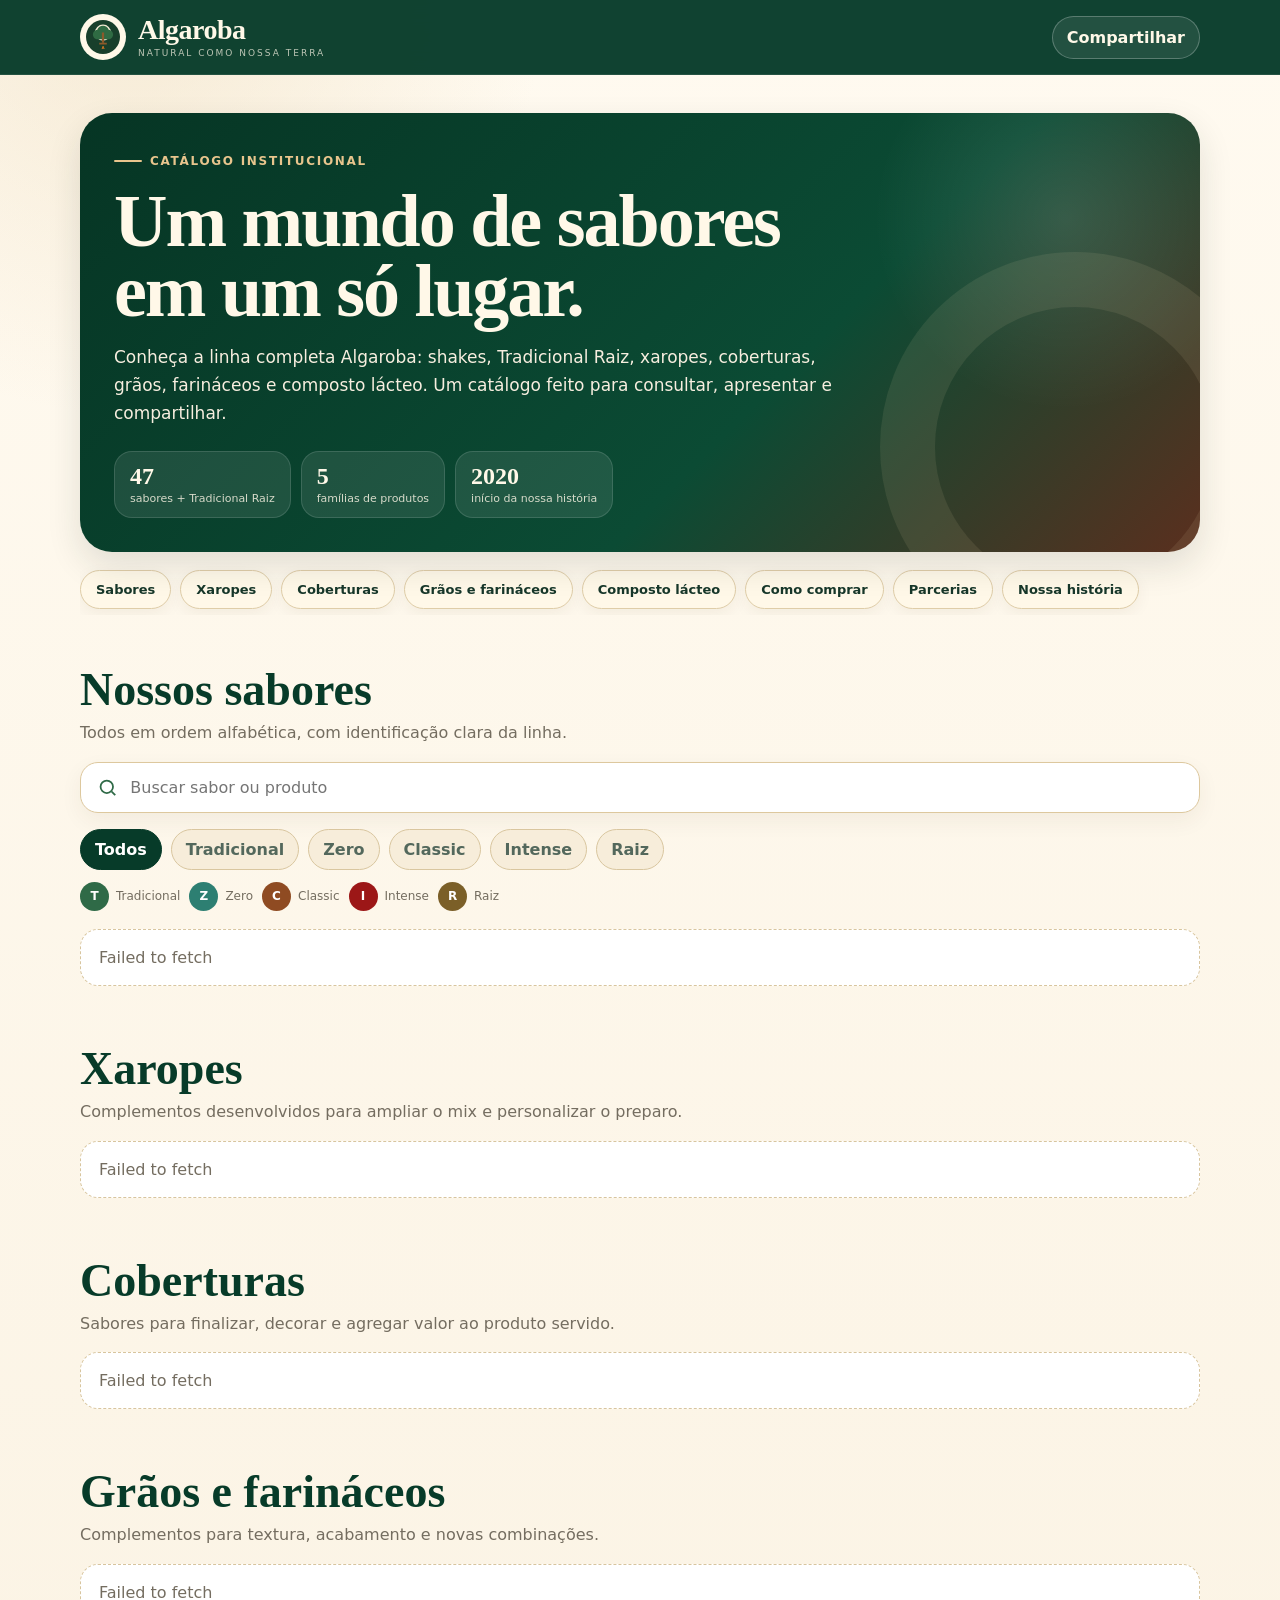
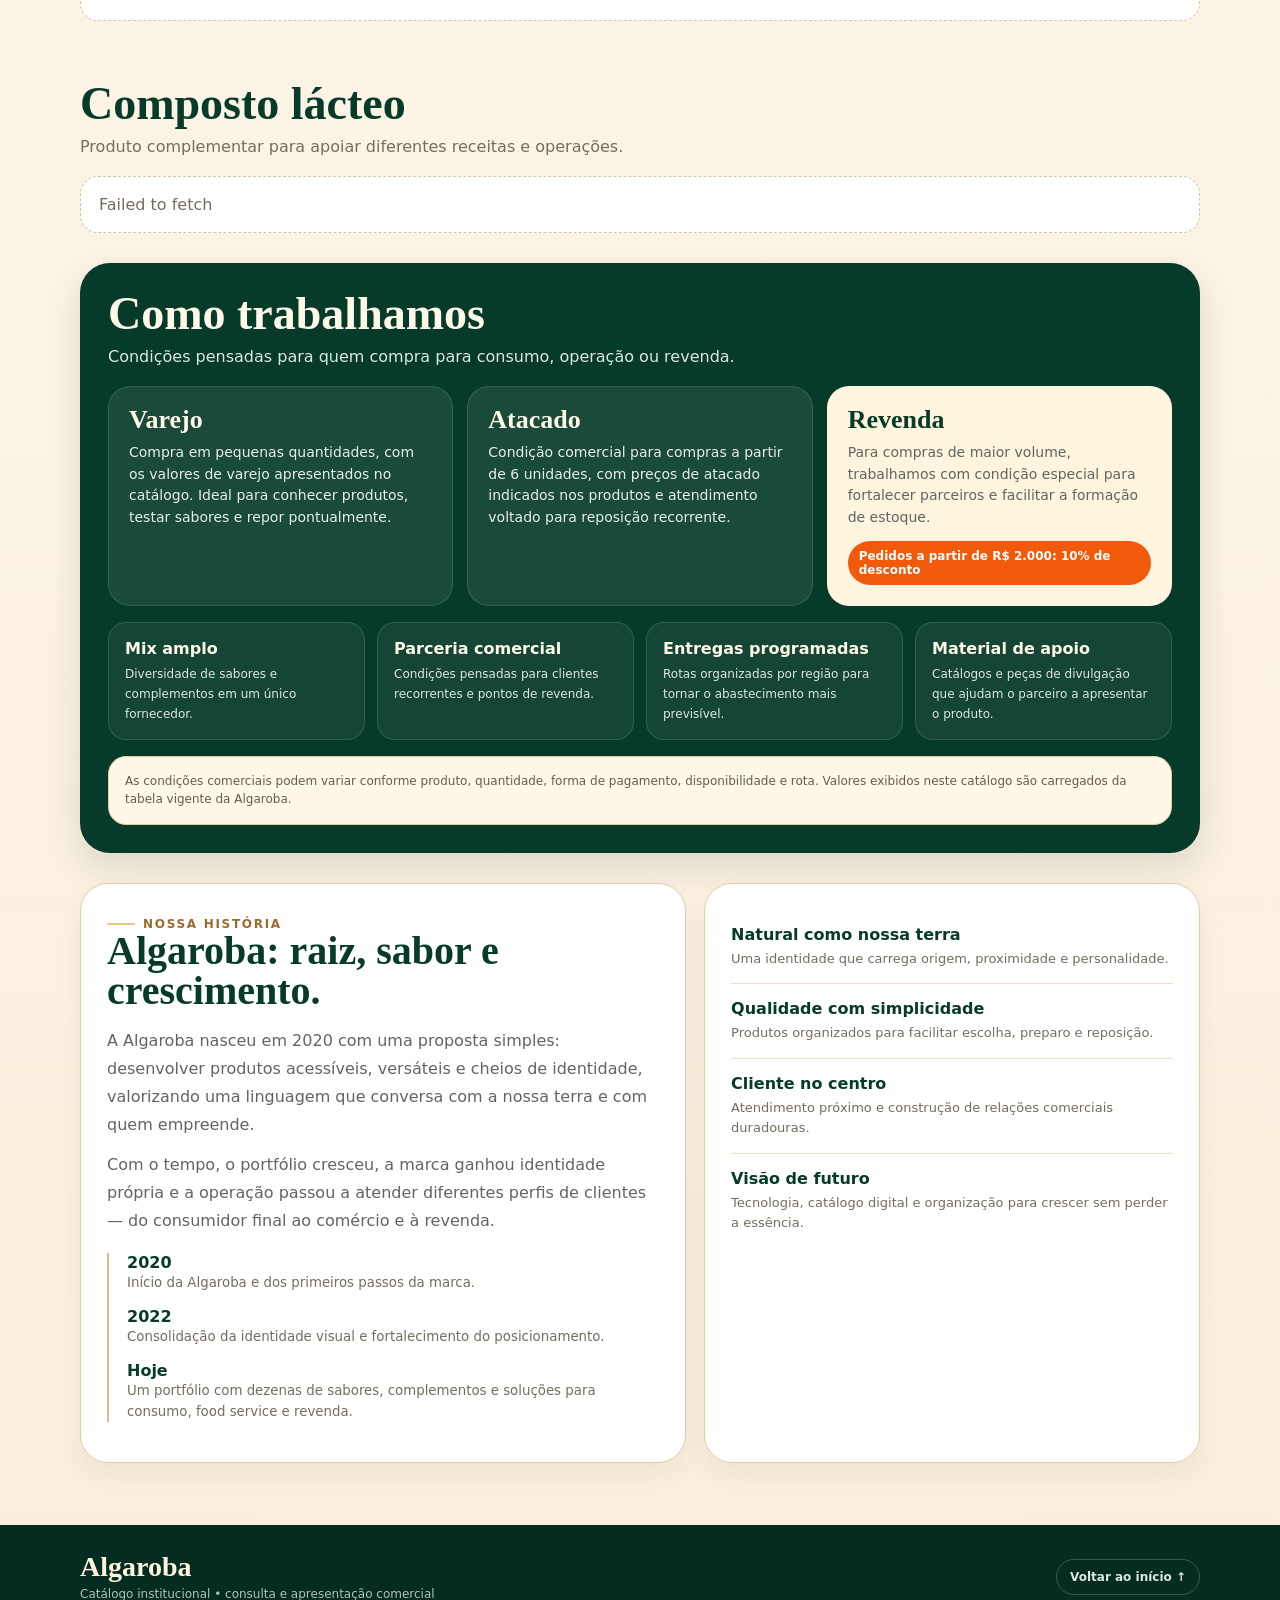
<file: catalogo/index.html>
<!doctype html>
<html lang="pt-BR">
<head>
  <meta charset="utf-8">
  <meta name="viewport" content="width=device-width,initial-scale=1,viewport-fit=cover">
  <meta name="theme-color" content="#073B29">
  <meta name="description" content="Catálogo institucional Algaroba — sabores, linhas, xaropes, coberturas, grãos, farináceos e condições comerciais.">
  <link rel="icon" href="../algaroba-icon.svg" type="image/svg+xml">
  <title>Catálogo Algaroba</title>
  <style>
    :root{
      --green:#073B29;--green2:#0B432F;--green3:#2F6A47;
      --cream:#FFF8E8;--cream2:#FBF1DC;--beige:#EBD8B5;
      --brown:#5A2F1E;--orange:#F05A0A;--ink:#17372A;--muted:#746D60;
      --white:#fff;--shadow:0 14px 34px rgba(27,42,33,.12);
      --radius:24px;--radius-sm:16px;
    }
    *{box-sizing:border-box}
    html{scroll-behavior:smooth}
    body{margin:0;background:
      radial-gradient(circle at 10% 0%,rgba(235,216,181,.45),transparent 26rem),
      linear-gradient(180deg,#fffaf0 0%,#f8eedb 100%);
      color:var(--ink);font-family:Inter,ui-sans-serif,system-ui,-apple-system,"Segoe UI",sans-serif}
    a{color:inherit;text-decoration:none}
    button,input{font:inherit}
    img{max-width:100%;display:block}
    .wrap{width:min(1120px,calc(100% - 28px));margin:auto}
    .topbar{position:sticky;top:0;z-index:50;background:rgba(7,59,41,.96);backdrop-filter:blur(14px);
      color:var(--cream);border-bottom:1px solid rgba(255,255,255,.09)}
    .topbar .wrap{height:74px;display:flex;align-items:center;justify-content:space-between;gap:14px}
    .brand{display:flex;align-items:center;gap:12px;min-width:0}
    .brand img{width:46px;height:46px;border-radius:50%;background:var(--cream);padding:6px}
    .brand strong{font:700 28px/1 Georgia,serif;display:block;letter-spacing:-.5px}
    .brand small{font-size:9px;letter-spacing:2px;opacity:.72;display:block;margin-top:4px;white-space:nowrap}
    .share{border:1px solid rgba(255,255,255,.25);color:var(--cream);background:rgba(255,255,255,.08);
      border-radius:999px;padding:11px 14px;font-weight:800;cursor:pointer}
    .hero{padding:38px 0 22px}
    .hero-card{position:relative;overflow:hidden;background:
      radial-gradient(circle at 88% 24%,rgba(255,255,255,.12),transparent 12rem),
      linear-gradient(135deg,#063524,#0b4b34 62%,#5a2f1e);
      color:var(--cream);border-radius:32px;box-shadow:var(--shadow);padding:34px;min-height:320px}
    .hero-card:after{content:"";position:absolute;right:-70px;bottom:-90px;width:280px;height:280px;
      border-radius:50%;border:55px solid rgba(235,216,181,.09)}
    .eyebrow{display:inline-flex;align-items:center;gap:8px;font-size:12px;font-weight:900;letter-spacing:1.7px;color:#e8c58d}
    .eyebrow:before{content:"";width:28px;height:2px;background:#e8c58d;border-radius:2px}
    .hero h1{font:700 clamp(42px,8vw,74px)/.95 Georgia,serif;letter-spacing:-2px;margin:18px 0 16px;max-width:760px}
    .hero p{max-width:720px;font-size:17px;line-height:1.65;margin:0;color:#f7eedf}
    .hero-stats{display:flex;gap:10px;flex-wrap:wrap;margin-top:24px}
    .stat{background:rgba(255,255,255,.09);border:1px solid rgba(255,255,255,.13);border-radius:18px;padding:12px 15px}
    .stat b{display:block;font:700 24px/1 Georgia,serif}
    .stat span{display:block;font-size:11px;margin-top:4px;opacity:.82}
    .quicknav{display:flex;gap:9px;overflow-x:auto;padding:18px 0 6px;scrollbar-width:none}
    .quicknav::-webkit-scrollbar{display:none}
    .quicknav a{flex:0 0 auto;background:var(--cream);border:1px solid #dfcda8;border-radius:999px;padding:11px 15px;
      font-size:13px;font-weight:800;box-shadow:0 5px 16px rgba(70,48,23,.06)}
    .quicknav a:hover{background:#fff}
    .section{padding:30px 0}
    .section-head{display:flex;justify-content:space-between;align-items:end;gap:16px;margin-bottom:16px}
    .section-head h2{font:700 clamp(30px,5vw,46px)/1 Georgia,serif;margin:0;color:var(--green)}
    .section-head p{margin:8px 0 0;color:var(--muted);line-height:1.55}
    .searchbox{display:flex;align-items:center;gap:10px;background:#fff;border:1px solid #ddc89e;border-radius:18px;padding:14px 16px;
      box-shadow:0 8px 22px rgba(74,55,28,.06);margin-bottom:14px}
    .searchbox svg{width:22px;fill:none;stroke:var(--green3);stroke-width:2}
    .searchbox input{width:100%;border:0;outline:none;background:transparent;color:var(--ink);font-size:16px}
    .filters{display:flex;gap:9px;overflow:auto;padding:2px 0 12px;scrollbar-width:none}
    .filters::-webkit-scrollbar{display:none}
    .filters button{flex:0 0 auto;border:1px solid #d9c69f;background:#f7edda;color:#53685c;border-radius:999px;padding:10px 14px;font-weight:800;cursor:pointer}
    .filters button.active{background:var(--green);border-color:var(--green);color:#fff}
    .legend{display:flex;gap:9px;flex-wrap:wrap;margin:0 0 18px}
    .legend span{display:flex;align-items:center;gap:7px;font-size:12px;color:var(--muted)}
    .badge{display:inline-grid;place-items:center;width:29px;height:29px;border-radius:50%;color:#fff;font-weight:900;font-size:12px;flex:none}
    .tradicional{background:#2f6a47}.zero{background:#2d7f72}.classic{background:#8f4b22}.intense{background:#9c1717}.raiz{background:#7b5f28}
    .product-grid{display:grid;grid-template-columns:repeat(2,minmax(0,1fr));gap:12px}
    .card{display:grid;grid-template-columns:78px 1fr auto;gap:13px;align-items:center;background:rgba(255,255,255,.84);
      border:1px solid #ddc89e;border-radius:20px;padding:12px;box-shadow:0 8px 20px rgba(74,55,28,.05)}
    .thumb{height:78px;border-radius:16px;position:relative;overflow:hidden;background:linear-gradient(150deg,#f4e5c5,#d5a66d)}
    .thumb:before{content:"";position:absolute;left:50%;bottom:10px;translate:-50% 0;width:34px;height:45px;border-radius:8px 8px 13px 13px;
      background:linear-gradient(180deg,#fff8e8,#d59c70 70%,#6d3a24);box-shadow:inset 0 0 0 1px rgba(90,47,30,.15)}
    .thumb:after{content:"";position:absolute;width:34px;height:8px;border-radius:50%;left:50%;bottom:51px;translate:-50% 0;background:#f3e4cb;
      box-shadow:0 -8px 0 -2px rgba(255,255,255,.8)}
    .thumb.intense-bg{background:linear-gradient(150deg,#f7d4d0,#8b281f)}
    .thumb.classic-bg{background:linear-gradient(150deg,#ffe3a1,#d7762d)}
    .thumb.tradicional-bg{background:linear-gradient(150deg,#d9ebc8,#528563)}
    .thumb.zero-bg{background:linear-gradient(150deg,#d3eee9,#4b9489)}
    .thumb.raiz-bg{background:linear-gradient(150deg,#ead7a7,#8c6c2e)}
    .card strong{display:block;font:700 20px/1.15 Georgia,serif;color:var(--green);margin-bottom:5px}
    .card small{display:block;color:var(--muted);font-size:12px;margin-bottom:6px}
    .price{font-size:12px;font-weight:850;color:var(--green3);line-height:1.45}
    .empty,.loading{grid-column:1/-1;background:#fff;border:1px dashed #d8c59e;border-radius:18px;padding:18px;color:var(--muted)}
    .subgrid{display:grid;grid-template-columns:repeat(3,minmax(0,1fr));gap:14px}
    .simple-card{background:#fff;border:1px solid #dfcda8;border-radius:22px;padding:18px;box-shadow:0 9px 24px rgba(70,48,23,.05)}
    .simple-card .icon{width:48px;height:48px;border-radius:15px;background:#e9f0e8;display:grid;place-items:center;color:var(--green);font-size:22px;margin-bottom:12px}
    .simple-card h3{font:700 24px/1.1 Georgia,serif;color:var(--green);margin:0 0 8px}
    .simple-card p{margin:0;color:var(--muted);line-height:1.55;font-size:14px}
    .simple-card .product-price{margin-top:10px;font-size:13px;font-weight:900;color:var(--green3)}
    .commercial{background:var(--green);color:var(--cream);border-radius:30px;padding:28px;box-shadow:var(--shadow)}
    .commercial h2{color:var(--cream)}
    .commercial .section-head p{color:#dbe7df}
    .model-grid{display:grid;grid-template-columns:repeat(3,minmax(0,1fr));gap:14px}
    .model{background:rgba(255,255,255,.08);border:1px solid rgba(255,255,255,.13);border-radius:22px;padding:20px}
    .model b{font:700 26px/1 Georgia,serif;display:block;margin-bottom:9px}
    .model p{margin:0;color:#e7efe9;line-height:1.55;font-size:14px}
    .model.featured{background:#fff4dd;color:var(--green)}
    .model.featured p{color:#5f665f}
    .discount{display:inline-block;margin-top:12px;background:var(--orange);color:#fff;font-weight:900;border-radius:999px;padding:8px 11px;font-size:12px}
    .benefits{display:grid;grid-template-columns:repeat(4,minmax(0,1fr));gap:12px;margin-top:16px}
    .benefit{border:1px solid rgba(255,255,255,.13);border-radius:18px;padding:16px;background:rgba(255,255,255,.06)}
    .benefit strong{display:block;margin-bottom:5px}
    .benefit span{font-size:12px;color:#dce7df;line-height:1.5}
    .story{display:grid;grid-template-columns:1.1fr .9fr;gap:18px;align-items:stretch}
    .story-copy,.story-values{background:#fff;border:1px solid #dfcda8;border-radius:28px;padding:26px;box-shadow:0 10px 25px rgba(70,48,23,.05)}
    .story-copy h2{font:700 40px/1 Georgia,serif;color:var(--green);margin:0 0 16px}
    .story-copy p{color:#5f665f;line-height:1.75;margin:0 0 12px}
    .timeline{border-left:2px solid #d6c091;padding-left:18px;margin-top:18px}
    .timeline div{margin:0 0 14px}
    .timeline b{color:var(--green);display:block}
    .timeline small{color:var(--muted);line-height:1.5}
    .value{padding:15px 0;border-bottom:1px solid #eee0c3}
    .value:last-child{border-bottom:0}
    .value b{display:block;color:var(--green);margin-bottom:4px}
    .value span{color:var(--muted);font-size:13px;line-height:1.5}
    .notice{background:#fff7e8;border:1px solid #e4cda3;border-radius:18px;padding:15px 16px;margin-top:16px;color:#665c4b;font-size:12px;line-height:1.55}
    footer{margin-top:32px;background:#052c20;color:#dbe7df;padding:28px 0 calc(28px + env(safe-area-inset-bottom))}
    footer .wrap{display:flex;justify-content:space-between;gap:20px;align-items:center}
    footer strong{font:700 28px/1 Georgia,serif;color:#fff4dd}
    footer p{font-size:12px;margin:6px 0 0;opacity:.8}
    footer a{font-size:12px;font-weight:800;border:1px solid rgba(255,255,255,.2);border-radius:999px;padding:10px 13px}
    @media(max-width:820px){
      .product-grid,.subgrid,.model-grid,.benefits,.story{grid-template-columns:1fr}
      .hero-card{padding:26px;min-height:auto}
      .card{grid-template-columns:66px 1fr auto}.thumb{height:66px}
      .topbar .wrap{height:68px}.brand strong{font-size:24px}.brand small{letter-spacing:1.4px}
      .share{font-size:12px;padding:9px 11px}
      .section{padding:23px 0}.commercial{padding:22px}
      footer .wrap{align-items:flex-start;flex-direction:column}
    }
    @media(max-width:460px){
      .wrap{width:min(100% - 20px,1120px)}
      .hero{padding-top:18px}.hero-card{border-radius:24px}
      .hero h1{font-size:44px}.hero p{font-size:15px}
      .card strong{font-size:18px}
      .card{padding:10px;gap:10px}
      .badge{width:27px;height:27px}
    }
  </style>
</head>
<body>
  <header class="topbar">
    <div class="wrap">
      <a class="brand" href="#inicio" aria-label="Catálogo Algaroba">
        <img src="../algaroba-icon.svg" alt="">
        <span><strong>Algaroba</strong><small>NATURAL COMO NOSSA TERRA</small></span>
      </a>
      <button class="share" id="shareBtn" type="button">Compartilhar</button>
    </div>
  </header>

  <main id="inicio">
    <div class="wrap">
      <section class="hero">
        <div class="hero-card">
          <span class="eyebrow">CATÁLOGO INSTITUCIONAL</span>
          <h1>Um mundo de sabores em um só lugar.</h1>
          <p>Conheça a linha completa Algaroba: shakes, Tradicional Raiz, xaropes, coberturas, grãos, farináceos e composto lácteo. Um catálogo feito para consultar, apresentar e compartilhar.</p>
          <div class="hero-stats">
            <div class="stat"><b>47</b><span>sabores + Tradicional Raiz</span></div>
            <div class="stat"><b>5</b><span>famílias de produtos</span></div>
            <div class="stat"><b>2020</b><span>início da nossa história</span></div>
          </div>
        </div>
        <nav class="quicknav" aria-label="Atalhos">
          <a href="#sabores">Sabores</a><a href="#xaropes">Xaropes</a><a href="#coberturas">Coberturas</a>
          <a href="#graos">Grãos e farináceos</a><a href="#lacteo">Composto lácteo</a>
          <a href="#como-comprar">Como comprar</a><a href="#parcerias">Parcerias</a><a href="#historia">Nossa história</a>
        </nav>
      </section>

      <section class="section" id="sabores">
        <div class="section-head">
          <div><h2>Nossos sabores</h2><p>Todos em ordem alfabética, com identificação clara da linha.</p></div>
        </div>
        <label class="searchbox">
          <svg viewBox="0 0 24 24" aria-hidden="true"><circle cx="11" cy="11" r="7"/><path d="m16.5 16.5 4 4"/></svg>
          <input id="search" type="search" placeholder="Buscar sabor ou produto" autocomplete="off">
        </label>
        <div class="filters" id="filters">
          <button class="active" data-line="all">Todos</button>
          <button data-line="Tradicional">Tradicional</button>
          <button data-line="Zero">Zero</button>
          <button data-line="Classic">Classic</button>
          <button data-line="Intense">Intense</button>
          <button data-line="Raiz">Raiz</button>
        </div>
        <div class="legend">
          <span><b class="badge tradicional">T</b>Tradicional</span>
          <span><b class="badge zero">Z</b>Zero</span>
          <span><b class="badge classic">C</b>Classic</span>
          <span><b class="badge intense">I</b>Intense</span>
          <span><b class="badge raiz">R</b>Raiz</span>
        </div>
        <div class="product-grid" id="shakes"><div class="loading">Carregando sabores...</div></div>
      </section>

      <section class="section" id="xaropes">
        <div class="section-head"><div><h2>Xaropes</h2><p>Complementos desenvolvidos para ampliar o mix e personalizar o preparo.</p></div></div>
        <div class="subgrid" id="syrups"><div class="loading">Carregando produtos...</div></div>
      </section>

      <section class="section" id="coberturas">
        <div class="section-head"><div><h2>Coberturas</h2><p>Sabores para finalizar, decorar e agregar valor ao produto servido.</p></div></div>
        <div class="subgrid" id="covers"><div class="loading">Carregando produtos...</div></div>
      </section>

      <section class="section" id="graos">
        <div class="section-head"><div><h2>Grãos e farináceos</h2><p>Complementos para textura, acabamento e novas combinações.</p></div></div>
        <div class="subgrid" id="grains"><div class="loading">Carregando produtos...</div></div>
      </section>

      <section class="section" id="lacteo">
        <div class="section-head"><div><h2>Composto lácteo</h2><p>Produto complementar para apoiar diferentes receitas e operações.</p></div></div>
        <div class="subgrid" id="lacteos"><div class="loading">Carregando produto...</div></div>
      </section>

      <section class="section commercial" id="como-comprar">
        <div class="section-head"><div><h2>Como trabalhamos</h2><p>Condições pensadas para quem compra para consumo, operação ou revenda.</p></div></div>
        <div class="model-grid">
          <article class="model"><b>Varejo</b><p>Compra em pequenas quantidades, com os valores de varejo apresentados no catálogo. Ideal para conhecer produtos, testar sabores e repor pontualmente.</p></article>
          <article class="model"><b>Atacado</b><p>Condição comercial para compras a partir de 6 unidades, com preços de atacado indicados nos produtos e atendimento voltado para reposição recorrente.</p></article>
          <article class="model featured"><b>Revenda</b><p>Para compras de maior volume, trabalhamos com condição especial para fortalecer parceiros e facilitar a formação de estoque.</p><span class="discount">Pedidos a partir de R$ 2.000: 10% de desconto</span></article>
        </div>
        <div class="benefits" id="parcerias">
          <div class="benefit"><strong>Mix amplo</strong><span>Diversidade de sabores e complementos em um único fornecedor.</span></div>
          <div class="benefit"><strong>Parceria comercial</strong><span>Condições pensadas para clientes recorrentes e pontos de revenda.</span></div>
          <div class="benefit"><strong>Entregas programadas</strong><span>Rotas organizadas por região para tornar o abastecimento mais previsível.</span></div>
          <div class="benefit"><strong>Material de apoio</strong><span>Catálogos e peças de divulgação que ajudam o parceiro a apresentar o produto.</span></div>
        </div>
        <div class="notice">As condições comerciais podem variar conforme produto, quantidade, forma de pagamento, disponibilidade e rota. Valores exibidos neste catálogo são carregados da tabela vigente da Algaroba.</div>
      </section>

      <section class="section" id="historia">
        <div class="story">
          <article class="story-copy">
            <span class="eyebrow" style="color:#9b6b2e">NOSSA HISTÓRIA</span>
            <h2>Algaroba: raiz, sabor e crescimento.</h2>
            <p>A Algaroba nasceu em 2020 com uma proposta simples: desenvolver produtos acessíveis, versáteis e cheios de identidade, valorizando uma linguagem que conversa com a nossa terra e com quem empreende.</p>
            <p>Com o tempo, o portfólio cresceu, a marca ganhou identidade própria e a operação passou a atender diferentes perfis de clientes — do consumidor final ao comércio e à revenda.</p>
            <div class="timeline">
              <div><b>2020</b><small>Início da Algaroba e dos primeiros passos da marca.</small></div>
              <div><b>2022</b><small>Consolidação da identidade visual e fortalecimento do posicionamento.</small></div>
              <div><b>Hoje</b><small>Um portfólio com dezenas de sabores, complementos e soluções para consumo, food service e revenda.</small></div>
            </div>
          </article>
          <aside class="story-values">
            <div class="value"><b>Natural como nossa terra</b><span>Uma identidade que carrega origem, proximidade e personalidade.</span></div>
            <div class="value"><b>Qualidade com simplicidade</b><span>Produtos organizados para facilitar escolha, preparo e reposição.</span></div>
            <div class="value"><b>Cliente no centro</b><span>Atendimento próximo e construção de relações comerciais duradouras.</span></div>
            <div class="value"><b>Visão de futuro</b><span>Tecnologia, catálogo digital e organização para crescer sem perder a essência.</span></div>
          </aside>
        </div>
      </section>
    </div>
  </main>

  <footer>
    <div class="wrap">
      <div><strong>Algaroba</strong><p>Catálogo institucional • consulta e apresentação comercial</p></div>
      <a href="#inicio">Voltar ao início ↑</a>
    </div>
  </footer>

  <script>
    const SUPABASE_URL="https://zqyehddgyiqtbynnoecz.supabase.co";
    const PUBLISHABLE_KEY="sb_publishable_WERTeRIu5m88f89HfjSdWg_AlI91sb5";
    const $=s=>document.querySelector(s);
    const esc=v=>String(v??"").replace(/[&<>"']/g,c=>({"&":"&amp;","<":"&lt;",">":"&gt;",'"':"&quot;","'":"&#39;"}[c]));
    const brl=v=>Number(v||0).toLocaleString("pt-BR",{style:"currency",currency:"BRL"});
    const collator=new Intl.Collator("pt-BR",{sensitivity:"base"});
    let catalog=[],query="",line="all";

    const lineMap={
      Tradicional:{code:"T",cls:"tradicional",label:"Linha Tradicional"},
      Zero:{code:"Z",cls:"zero",label:"Linha Zero"},
      Classic:{code:"C",cls:"classic",label:"Linha Classic"},
      Intense:{code:"I",cls:"intense",label:"Linha Intense"},
      Raiz:{code:"R",cls:"raiz",label:"Linha Raiz"}
    };
    function norm(v){return String(v||"").normalize("NFD").replace(/[\u0300-\u036f]/g,"").toLowerCase()}
    function measure(p){
      const n=Number(p.peso_volume); if(!n)return"";
      if(p.unidade==="kg")return (n===1?"1 kg":(n*1000)+" g");
      if(p.unidade==="L")return (n===1?"1 L":n.toLocaleString("pt-BR")+" L");
      return n.toLocaleString("pt-BR")+" "+(p.unidade||"");
    }
    function priceText(group){
      const variants=[...group.variants].sort((a,b)=>Number(a.peso_volume)-Number(b.peso_volume));
      return variants.map(p=>`${measure(p)} • Atacado ${brl(p.preco_atacado)} • Varejo ${brl(p.preco_varejo)}`).join(" | ");
    }
    function shakeGroups(){
      const map=new Map();
      catalog.filter(p=>p.categoria==="Shakes").forEach(p=>{
        const key=(p.linha||"")+"|"+(p.sabor||p.produto);
        if(!map.has(key))map.set(key,{line:p.linha,name:p.sabor||p.produto,variants:[]});
        map.get(key).variants.push(p);
      });
      return [...map.values()].sort((a,b)=>collator.compare(a.name,b.name));
    }
    function renderShakes(){
      const groups=shakeGroups().filter(g=>{
        const matchesLine=line==="all"||g.line===line;
        const matchesSearch=!query||norm(g.name+" "+g.line).includes(norm(query));
        return matchesLine&&matchesSearch;
      });
      $("#shakes").innerHTML=groups.map(g=>{
        const info=lineMap[g.line]||{code:"•",cls:"classic",label:g.line||""};
        return `<article class="card">
          <span class="thumb ${info.cls}-bg" aria-hidden="true"></span>
          <div><strong>${esc(g.name)}</strong><small>${esc(info.label)}</small><div class="price">${esc(priceText(g))}</div></div>
          <b class="badge ${info.cls}" title="${esc(info.label)}">${info.code}</b>
        </article>`;
      }).join("")||'<div class="empty">Nenhum sabor encontrado.</div>';
    }
    function simpleProducts(items,target,icon){
      $(target).innerHTML=items.sort((a,b)=>collator.compare(a.sabor||a.produto,b.sabor||b.produto)).map(p=>`
        <article class="simple-card">
          <div class="icon" aria-hidden="true">${icon}</div>
          <h3>${esc(p.sabor||p.produto)}</h3>
          <p>${esc(p.produto)} • ${esc(measure(p))}</p>
          <div class="product-price">Atacado ${brl(p.preco_atacado)} • Varejo ${brl(p.preco_varejo)}</div>
        </article>`).join("")||'<div class="empty">Nenhum produto cadastrado nesta seção.</div>';
    }
    function renderOther(){
      const allGraos=catalog.filter(p=>p.categoria==="Grãos e Farináceos");
      const lacteos=allGraos.filter(p=>norm(p.produto+" "+p.sabor).includes("lacteo"));
      const graos=allGraos.filter(p=>!norm(p.produto+" "+p.sabor).includes("lacteo"));
      simpleProducts(catalog.filter(p=>p.categoria==="Xaropes"),"#syrups","◌");
      simpleProducts(catalog.filter(p=>p.categoria==="Coberturas"),"#covers","⌁");
      simpleProducts(graos,"#grains","✦");
      simpleProducts(lacteos,"#lacteos","◉");
    }
    async function loadCatalog(){
      try{
        const r=await fetch(SUPABASE_URL+"/rest/v1/rpc/catalogo_publico",{
          method:"POST",headers:{"apikey":PUBLISHABLE_KEY,"Content-Type":"application/json"},body:"{}"
        });
        if(!r.ok)throw new Error("Não foi possível carregar o catálogo.");
        catalog=await r.json();
        renderShakes();renderOther();
      }catch(e){
        ["#shakes","#syrups","#covers","#grains","#lacteos"].forEach(id=>$(id).innerHTML='<div class="empty">'+esc(e.message)+'</div>');
      }
    }
    $("#search").addEventListener("input",e=>{query=e.target.value.trim();renderShakes()});
    $("#filters").addEventListener("click",e=>{
      const b=e.target.closest("[data-line]");if(!b)return;
      line=b.dataset.line;
      $("#filters").querySelectorAll("button").forEach(x=>x.classList.toggle("active",x===b));
      renderShakes();
    });
    $("#shareBtn").addEventListener("click",async()=>{
      const data={title:"Catálogo Algaroba",text:"Conheça o catálogo Algaroba",url:location.href};
      try{
        if(navigator.share)await navigator.share(data);
        else{await navigator.clipboard.writeText(location.href);$("#shareBtn").textContent="Link copiado";setTimeout(()=>$("#shareBtn").textContent="Compartilhar",1800)}
      }catch(_){}
    });
    loadCatalog();
  </script>
</body>
</html>
</file>
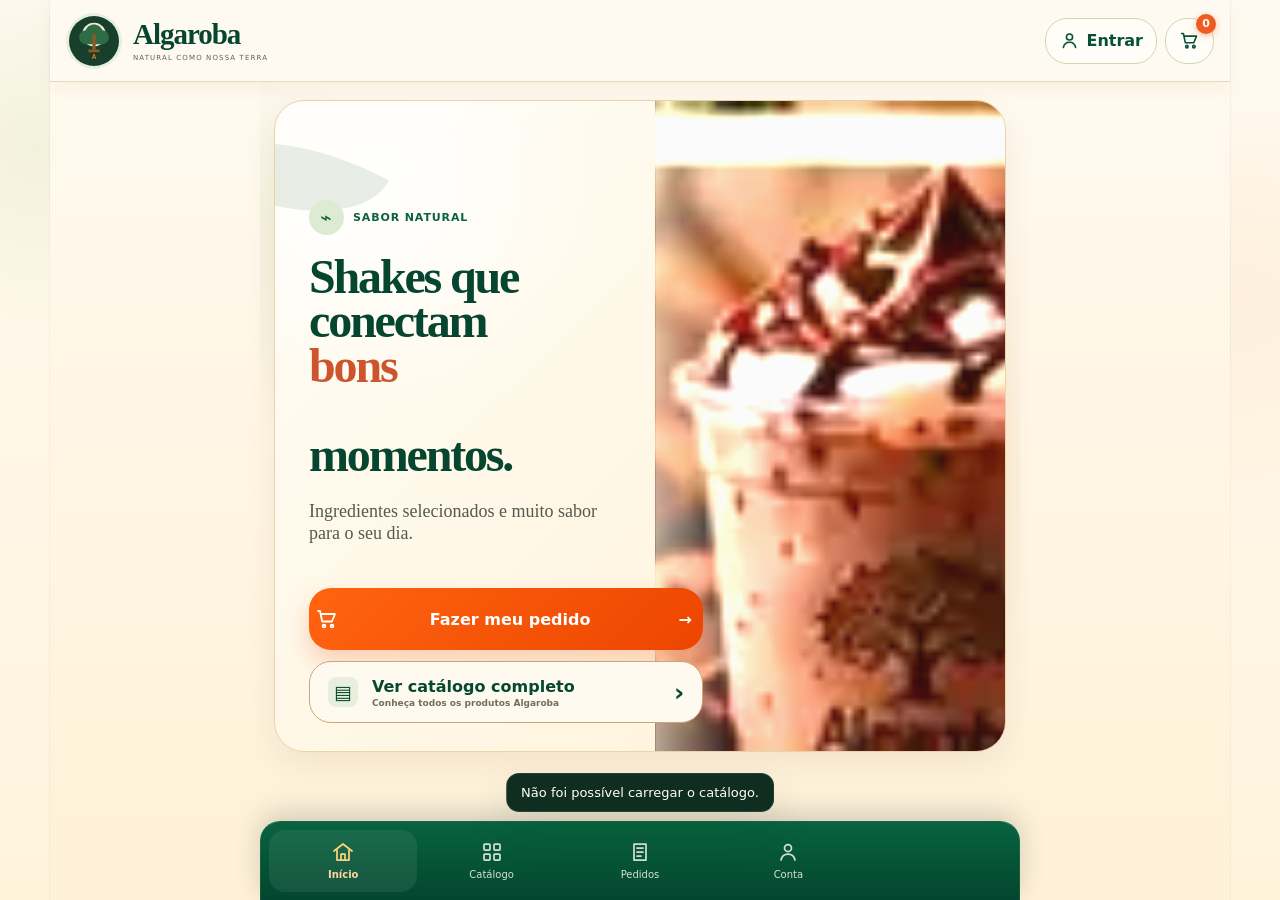
<file: fabrica/index.html>
<!doctype html>
<html lang="pt-BR">
<head>
  <meta charset="utf-8">
  <meta name="viewport" content="width=device-width,initial-scale=1,viewport-fit=cover">
  <meta name="theme-color" content="#fff7e8">
  <meta name="color-scheme" content="only light">
  <meta name="supported-color-schemes" content="light">
  <meta http-equiv="Cache-Control" content="no-cache, no-store, must-revalidate">
  <meta name="description" content="Portal de pedidos e gestão da fábrica Algaroba">
  <link rel="manifest" href="./manifest.webmanifest">
  <link rel="icon" href="../algaroba-icon.svg" type="image/svg+xml">
  <link rel="stylesheet" href="./app.css?v=20261011-address2">
  <link rel="stylesheet" href="./official-theme.css?v=20261006-official2">
  <link rel="stylesheet" href="./reference-theme.css?v=20261006-bright2">
  <link rel="stylesheet" href="./internal-theme.css?v=20261013-route4">
  <link rel="stylesheet" href="./internal-flow.css?v=20261008-flow9">
  <link rel="stylesheet" href="./internal-masterdata.css?v=20261012-lote1">
  <title>Algaroba — Natural como nossa terra</title>
</head>
<body>
<div id="app" class="app">
  <header class="topbar">
    <button class="brand" type="button" data-go="home" aria-label="Ir para o início">
      <img src="../algaroba-icon.svg" alt="" class="brand-logo">
      <span class="brand-copy"><strong>Algaroba</strong><small>NATURAL COMO NOSSA TERRA</small></span>
    </button>
    <div class="top-actions">
      <button class="top-button" id="accountButton" type="button"><svg viewBox="0 0 24 24" aria-hidden="true"><circle cx="12" cy="8" r="3.5"/><path d="M5 20c.8-4 3.1-6 7-6s6.2 2 7 6"/></svg><span id="accountLabel">Entrar</span></button>
      <button class="top-button cart-button" id="cartButton" type="button"><svg viewBox="0 0 24 24" aria-hidden="true"><path d="M3 4h2l2.2 10.5h9.7L20 7H6"/><circle cx="9" cy="19" r="1.4"/><circle cx="17" cy="19" r="1.4"/></svg><span class="cart-count" id="cartCount">0</span></button>
    </div>
  </header>

  <div class="offline-banner hidden" id="offlineBanner">Você está sem internet. O carrinho continua salvo neste aparelho.</div>

  <main id="main" class="main"></main>

  <nav id="clientNav" class="bottom-nav">
    <button type="button" data-go="home" data-nav="home"><span><svg viewBox="0 0 24 24"><path d="m3 11 9-7 9 7"/><path d="M6 10v10h12V10M10 20v-6h4v6"/></svg></span><small>Início</small></button>
    <button type="button" data-nav="catalog-public" onclick="window.location.href='./catalogo.html'"><span><svg viewBox="0 0 24 24"><rect x="4" y="4" width="6" height="6" rx="1"/><rect x="14" y="4" width="6" height="6" rx="1"/><rect x="4" y="14" width="6" height="6" rx="1"/><rect x="14" y="14" width="6" height="6" rx="1"/></svg></span><small>Catálogo</small></button>
    <button type="button" data-go="orders" data-nav="orders"><span><svg viewBox="0 0 24 24"><path d="M6 4h12v16H6z"/><path d="M9 8h6M9 12h6M9 16h4"/></svg></span><small>Pedidos</small></button>
    <button type="button" data-go="account" data-nav="account"><span><svg viewBox="0 0 24 24"><circle cx="12" cy="8" r="3.5"/><path d="M5 20c.8-4 3.1-6 7-6s6.2 2 7 6"/></svg></span><small>Conta</small></button>
  </nav>

  <div id="toast" class="toast" role="status" aria-live="polite"></div>
</div>
<script type="module" src="./app.js?v=20261022-route5"></script>
</body>
</html>
</file>
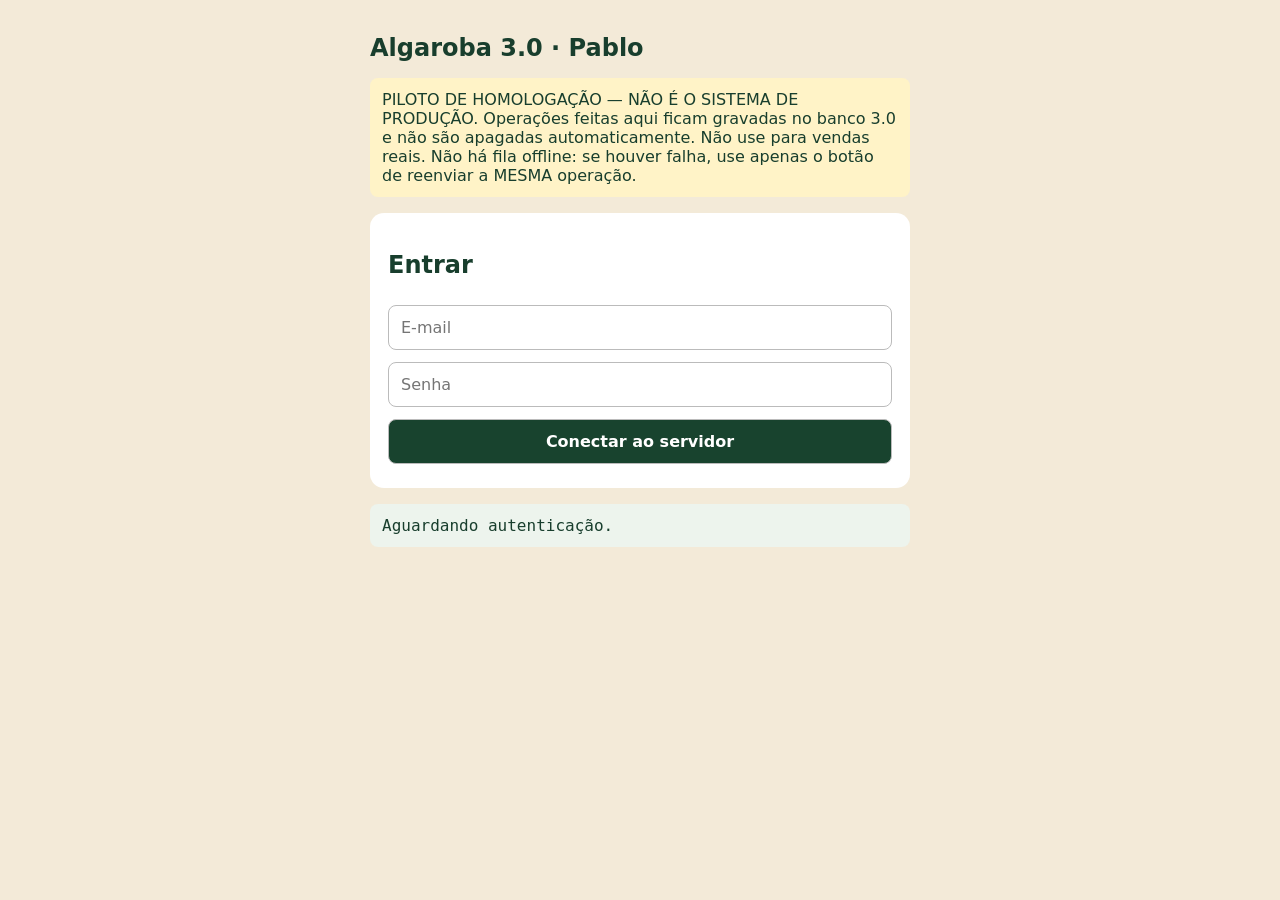
<file: algaroba-3-homologacao.html>
<!doctype html><html lang="pt-BR"><head><meta charset="utf-8"><meta name="viewport" content="width=device-width,initial-scale=1"><title>Algaroba 3.0 — Piloto Pablo</title><style>body{font:16px system-ui;background:#f3ead8;color:#183e2d;margin:0;padding:18px}main{max-width:540px;margin:auto}section{background:white;padding:18px;border-radius:14px;margin:14px 0}input,select,button{box-sizing:border-box;width:100%;font:inherit;padding:12px;margin:6px 0;border-radius:8px;border:1px solid #bbb}button{background:#18432e;color:white;font-weight:700}button:disabled{opacity:.5}small{color:#555}pre{white-space:pre-wrap;word-break:break-word;background:#edf4ed;padding:12px;border-radius:8px}h1{font-size:24px}.warn{background:#fff3c7;padding:12px;border-radius:8px}</style></head><body><main><h1>Algaroba 3.0 · Pablo</h1><p class="warn">PILOTO DE HOMOLOGAÇÃO — NÃO É O SISTEMA DE PRODUÇÃO. Operações feitas aqui ficam gravadas no banco 3.0 e não são apagadas automaticamente. Não use para vendas reais. Não há fila offline: se houver falha, use apenas o botão de reenviar a MESMA operação.</p><section id="login"><h2>Entrar</h2><input id="email" type="email" placeholder="E-mail"><input id="password" type="password" placeholder="Senha"><button id="loginBtn">Conectar ao servidor</button></section><section id="app" hidden><p id="who"></p><button id="refresh">Atualizar dados</button><h2>Caixa</h2><div id="cashStatus"></div><div id="openControls"><input id="opening" type="number" step=".01" min="0" placeholder="Abertura em R$"><button id="openBtn">Abrir caixa</button></div><div id="closeControls" hidden><input id="counted" type="number" step=".01" min="0" placeholder="Dinheiro contado em R$"><button id="closeBtn">Fechar caixa</button></div><h2>Comandas compartilhadas 3.0</h2><p><small>HOMOLOGAÇÃO: itens e pagamentos são gravados no servidor. Não usar para clientes reais.</small></p><button id="ordersRefresh">Atualizar comandas</button><div id="sharedOrders"></div><select id="orderId"><option value="mesa:1">Mesa 01</option><option value="mesa:2">Mesa 02</option><option value="mesa:3">Mesa 03</option><option value="mesa:4">Mesa 04</option><option value="mesa:5">Mesa 05</option><option value="mesa:6">Mesa 06</option><option value="mesa:7">Mesa 07</option><option value="mesa:8">Mesa 08</option><option value="mesa:9">Mesa 09</option><option value="mesa:10">Mesa 10</option><option value="balcao:teste">Balcão teste</option></select><input id="orderItem" placeholder="Item TESTE"><input id="orderQty" type="number" value="1" min="1" step="1"><input id="orderPrice" type="number" step=".01" min="0" placeholder="Preço"><button id="orderAdd">Adicionar item de TESTE à comanda</button><select id="orderPayment"><option value="pix">Pix</option><option value="cash">Dinheiro</option><option value="debit">Débito</option><option value="credit">Crédito</option></select><button id="orderSettle">Receber comanda TESTE</button><h2>Venda de teste</h2><small>Somente uma venda de teste por vez. Não use valores de vendas reais.</small><input id="itemName" placeholder="Produto de teste"><input id="qty" type="number" min="1" value="1" placeholder="Quantidade"><input id="price" type="number" step=".01" min="0" placeholder="Preço"><select id="method"><option value="pix">Pix</option><option value="cash">Dinheiro</option><option value="debit">Débito</option><option value="credit">Crédito</option></select><button id="saleBtn">Registrar venda de teste</button><div id="pendingBox" class="warn" hidden><b>Operação sem confirmação</b><p id="pendingText"></p><button id="retryBtn">Reenviar a MESMA operação</button></div><h2>Vendas deste caixa</h2><div id="sales"></div><button id="logout">Sair</button></section><pre id="log">Aguardando autenticação.</pre></main><script>
const URL='https://dlwrmpfurphccaeuwsfj.supabase.co',KEY='sb_publishable_0Yr-97uqdGFXAcSvpZ2IGA_G3DpnaB7';let token='',uid='',session=null,busy=false;const PENDING_KEY='algarobaV3PilotPendingOperation';let pending=null;try{pending=JSON.parse(localStorage.getItem(PENDING_KEY)||'null')}catch(e){};const $=id=>document.getElementById(id),fmt=n=>Number(n||0).toLocaleString('pt-BR',{style:'currency',currency:'BRL'});let device=localStorage.getItem('algarobaV3PilotDevice');if(!device){device=crypto.randomUUID();localStorage.setItem('algarobaV3PilotDevice',device)}function setPending(op){pending=op;if(op)localStorage.setItem(PENDING_KEY,JSON.stringify(op));else localStorage.removeItem(PENDING_KEY);renderPending()}function renderPending(){const active=!!pending;$('pendingBox').hidden=!active;$('pendingText').textContent=active?'Tipo: '+pending.type+' · Identificador: '+pending.body.p_operation_id+' · Não faça outra operação antes de confirmar esta.':'';for(const id of ['openBtn','closeBtn','saleBtn'])$(id).disabled=active}$('retryBtn').onclick=()=>guarded(async()=>{if(!pending)throw Error('Sem operação pendente');await submitPending()});async function submitPending(){if(!pending)throw Error('Sem operação pendente');const op=pending;const result=await req('/rest/v1/rpc/'+op.rpc,'POST',op.body);setPending(null);await refresh();await refreshOrders();log('CONFIRMADO: '+op.type+' · '+(result.status||'ok'))}function stageOperation(type,rpc,body){if(pending)throw Error('Resolva a operação pendente antes de continuar');setPending({type,rpc,body});return submitPending()}const log=s=>{$('log').textContent=new Date().toLocaleTimeString('pt-BR')+' — '+s};async function req(path,method='GET',body){const r=await fetch(URL+path,{method,headers:{apikey:KEY,Authorization:'Bearer '+(token||KEY),'Content-Type':'application/json'},body:body===undefined?undefined:JSON.stringify(body)});let d=await r.json().catch(()=>null);if(!r.ok)throw Error((d?.message||d?.msg||d?.error||JSON.stringify(d)||r.status));return d}async function guarded(fn){if(busy)return;busy=true;document.querySelectorAll('button').forEach(b=>b.disabled=true);try{await fn()}catch(e){log('ERRO: '+e.message)}finally{busy=false;document.querySelectorAll('button').forEach(b=>b.disabled=false);$('saleBtn').disabled=!session;renderPending()}}async function refresh(){const result=await req('/rest/v1/rpc/algaroba_v3_pilot_status','POST',{});session=result.cash||null;$('cashStatus').textContent=session?'ABERTO · '+session.id+' · Inicial '+fmt(session.opening_amount):'Nenhum caixa 3.0 aberto';$('openControls').hidden=!!session;$('closeControls').hidden=!session;$('saleBtn').disabled=!session;$('sales').textContent=(result.sales||[]).map(x=>x.sale_id+' — '+fmt(x.total)).join(' | ')||'Sem vendas neste caixa'};$('loginBtn').onclick=()=>guarded(async()=>{const d=await req('/auth/v1/token?grant_type=password','POST',{email:$('email').value.trim(),password:$('password').value});token=d.access_token;uid=d.user.id;const p=await req('/rest/v1/algaroba_users?select=nome,perfil,ativo&id=eq.'+uid);if(!p[0]?.ativo||p[0]?.perfil!=='administrador'){token='';throw Error('Piloto disponível somente para administrador ativo')} $('who').textContent='Conectado: '+p[0].nome;$('login').hidden=true;$('app').hidden=false;$('password').value='';await refresh();await refreshOrders();log('Login e leitura do caixa: OK')});$('refresh').onclick=()=>guarded(async()=>{await refresh();await refreshOrders();log('Atualizado')});$('openBtn').onclick=()=>guarded(async()=>{const n=Number($('opening').value);if($('opening').value.trim()===''||!Number.isFinite(n)||n<0||!confirm('Abrir caixa de PILOTO com '+fmt(n)+'?'))return;const id=crypto.randomUUID();await stageOperation('abertura','algaroba_v3_open_cash',{p_operation_id:id,p_opening_amount:n,p_device_id:device})});$('saleBtn').onclick=()=>guarded(async()=>{if(!session)throw Error('Caixa fechado');const qty=Number($('qty').value),price=Number($('price').value),name=$('itemName').value.trim(),total=Math.round(qty*price*100)/100;if(!$('price').value.trim()||!name||!Number.isInteger(qty)||qty<=0||!Number.isFinite(price)||price<0||total<=0)throw Error('Produto, quantidade ou preço inválidos');if(!confirm('ATENÇÃO: registrar venda de TESTE de '+fmt(total)+' no banco 3.0?'))return;const id=crypto.randomUUID();await stageOperation('venda','algaroba_v3_complete_sale',{p_operation_id:id,p_session_id:session.id,p_sale_id:'pilot-'+id,p_items:[{name,qty,price}],p_payments:[{method:$('method').value,amount:total}],p_device_id:device})});$('closeBtn').onclick=()=>guarded(async()=>{if(!session)throw Error('Sem caixa aberto');const n=Number($('counted').value);if($('counted').value.trim()===''||!Number.isFinite(n)||n<0||!confirm('Fechar caixa de PILOTO com '+fmt(n)+' contados?'))return;await stageOperation('fechamento','algaroba_v3_close_cash',{p_operation_id:crypto.randomUUID(),p_session_id:session.id,p_counted_cash:n,p_device_id:device})});$('logout').onclick=()=>{token='';uid='';session=null;$('app').hidden=true;$('login').hidden=false;log('Desconectado')};let sharedOrders=[];async function refreshOrders(){const d=await req('/rest/v1/rpc/algaroba_v3_shared_orders','POST',{});sharedOrders=d.orders||[];const box=$('sharedOrders');box.replaceChildren();if(!sharedOrders.length)box.textContent='Nenhuma comanda no caixa 3.0';for(const o of sharedOrders){const p=document.createElement('p');p.textContent=o.order_id+' — '+fmt(o.total)+' · '+(o.items||[]).map(i=>i.name+' x'+i.qty).join(', ');box.append(p)}$('orderAdd').disabled=!session||!!pending;$('orderSettle').disabled=!session||!!pending}
$('ordersRefresh').onclick=()=>guarded(async()=>{await refreshOrders();log('Comandas atualizadas do servidor')});
$('orderAdd').onclick=()=>guarded(async()=>{if(!session)throw Error('Caixa fechado');const name=$('orderItem').value.trim(),qty=Number($('orderQty').value),price=Number($('orderPrice').value);if(!name||!Number.isInteger(qty)||qty<=0||!$('orderPrice').value.trim()||!Number.isFinite(price)||price<=0)throw Error('Item inválido');if(!confirm('Registrar item de HOMOLOGAÇÃO?'))return;await stageOperation('item de comanda','algaroba_v3_add_order_item',{p_operation_id:crypto.randomUUID(),p_session_id:session.id,p_order_id:$('orderId').value,p_item_name:name,p_qty:qty,p_unit_price:price,p_device_id:device})});
$('orderSettle').onclick=()=>guarded(async()=>{if(!session)throw Error('Caixa fechado');await refreshOrders();const id=$('orderId').value,order=sharedOrders.find(o=>o.order_id===id);if(!order||Number(order.total)<=0)throw Error('Comanda sem itens');const amount=Number(order.total);if(!confirm('Receber comanda de HOMOLOGAÇÃO '+id+' por '+fmt(amount)+'?'))return;await stageOperation('pagamento de comanda','algaroba_v3_settle_order',{p_operation_id:crypto.randomUUID(),p_session_id:session.id,p_order_id:id,p_payments:[{method:$('orderPayment').value,amount}],p_device_id:device})});
setInterval(()=>{if(token&&!busy&&!pending&&navigator.onLine)guarded(refreshOrders)},15000);
renderPending();
</script></body></html>
</file>
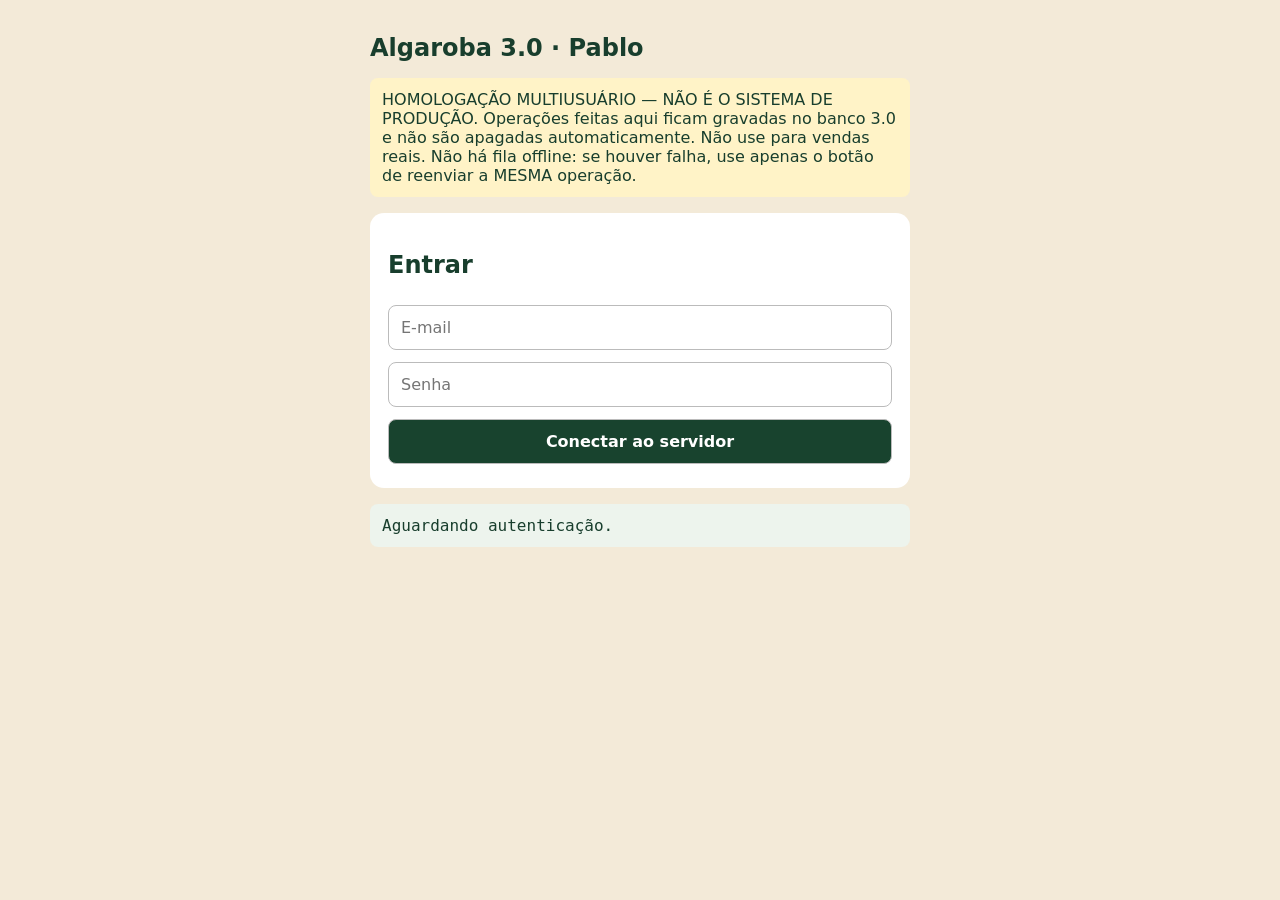
<file: algaroba-3-multiusuario.html>
<!doctype html><html lang="pt-BR"><head><meta charset="utf-8"><meta name="viewport" content="width=device-width,initial-scale=1"><title>Algaroba 3.0 — Piloto Pablo</title><style>body{font:16px system-ui;background:#f3ead8;color:#183e2d;margin:0;padding:18px}main{max-width:540px;margin:auto}section{background:white;padding:18px;border-radius:14px;margin:14px 0}input,select,button{box-sizing:border-box;width:100%;font:inherit;padding:12px;margin:6px 0;border-radius:8px;border:1px solid #bbb}button{background:#18432e;color:white;font-weight:700}button:disabled{opacity:.5}small{color:#555}pre{white-space:pre-wrap;word-break:break-word;background:#edf4ed;padding:12px;border-radius:8px}h1{font-size:24px}.warn{background:#fff3c7;padding:12px;border-radius:8px}</style></head><body><main><h1>Algaroba 3.0 · Pablo</h1><p class="warn">HOMOLOGAÇÃO MULTIUSUÁRIO — NÃO É O SISTEMA DE PRODUÇÃO. Operações feitas aqui ficam gravadas no banco 3.0 e não são apagadas automaticamente. Não use para vendas reais. Não há fila offline: se houver falha, use apenas o botão de reenviar a MESMA operação.</p><section id="login"><h2>Entrar</h2><input id="email" type="email" placeholder="E-mail"><input id="password" type="password" placeholder="Senha"><button id="loginBtn">Conectar ao servidor</button></section><section id="app" hidden><p id="who"></p><button id="refresh">Atualizar dados</button><h2>Caixa</h2><div id="cashStatus"></div><div id="openControls"><input id="opening" type="number" step=".01" min="0" placeholder="Abertura em R$"><button id="openBtn">Abrir caixa</button></div><div id="closeControls" hidden><input id="counted" type="number" step=".01" min="0" placeholder="Dinheiro contado em R$"><button id="closeBtn">Fechar caixa</button></div><h2>Resumo financeiro 3.0</h2><button id="reportBtn">Atualizar relatório</button><div id="reportBox">Aguardando consulta.</div><h2>Comandas compartilhadas 3.0</h2><p><small>HOMOLOGAÇÃO: itens e pagamentos são gravados no servidor. Não usar para clientes reais.</small></p><button id="ordersRefresh">Atualizar comandas</button><div id="sharedOrders"></div><select id="orderId"><option value="mesa:1">Mesa 01</option><option value="mesa:2">Mesa 02</option><option value="mesa:3">Mesa 03</option><option value="mesa:4">Mesa 04</option><option value="mesa:5">Mesa 05</option><option value="mesa:6">Mesa 06</option><option value="mesa:7">Mesa 07</option><option value="mesa:8">Mesa 08</option><option value="mesa:9">Mesa 09</option><option value="mesa:10">Mesa 10</option><option value="balcao:teste">Balcão teste</option></select><input id="orderItem" placeholder="Item TESTE"><input id="orderQty" type="number" value="1" min="1" step="1"><input id="orderPrice" type="number" step=".01" min="0" placeholder="Preço"><button id="orderAdd">Adicionar item de TESTE à comanda</button><select id="orderPayment"><option value="pix">Pix</option><option value="cash">Dinheiro</option><option value="debit">Débito</option><option value="credit">Crédito</option></select><button id="orderSettle">Receber comanda TESTE</button><h2>Venda de teste</h2><small>Somente uma venda de teste por vez. Não use valores de vendas reais.</small><input id="itemName" placeholder="Produto de teste"><input id="qty" type="number" min="1" value="1" placeholder="Quantidade"><input id="price" type="number" step=".01" min="0" placeholder="Preço"><select id="method"><option value="pix">Pix</option><option value="cash">Dinheiro</option><option value="debit">Débito</option><option value="credit">Crédito</option></select><button id="saleBtn">Registrar venda de teste</button><div id="pendingBox" class="warn" hidden><b>Operação sem confirmação</b><p id="pendingText"></p><button id="retryBtn">Reenviar a MESMA operação</button></div><h2>Vendas deste caixa</h2><div id="sales"></div><button id="logout">Sair</button></section><pre id="log">Aguardando autenticação.</pre></main><script>
const URL='https://dlwrmpfurphccaeuwsfj.supabase.co',KEY='sb_publishable_0Yr-97uqdGFXAcSvpZ2IGA_G3DpnaB7';let token='',uid='',role='',session=null,busy=false,refreshToken='',expiresAt=0;const AUTH_KEY='algarobaV3PilotAuthV1';let refreshPromise=null;function clearAuth(){token='';refreshToken='';expiresAt=0;uid='';role='';sessionStorage.removeItem(AUTH_KEY)}function saveAuth(d){token=d.access_token;refreshToken=d.refresh_token||refreshToken;expiresAt=Date.now()+Math.max(0,Number(d.expires_in||3600)-90)*1000;sessionStorage.setItem(AUTH_KEY,JSON.stringify({token,refreshToken,expiresAt,uid}))}try{const a=JSON.parse(sessionStorage.getItem(AUTH_KEY)||'null');if(a&&a.token&&a.refreshToken){token=a.token;refreshToken=a.refreshToken;expiresAt=Number(a.expiresAt)||0;uid=a.uid||''}}catch(e){sessionStorage.removeItem(AUTH_KEY)}async function renewAuth(){if(!refreshToken)throw Error('Sessão expirada. Entre novamente.');if(!refreshPromise)refreshPromise=(async()=>{const r=await fetch(URL+'/auth/v1/token?grant_type=refresh_token',{method:'POST',headers:{apikey:KEY,'Content-Type':'application/json'},body:JSON.stringify({refresh_token:refreshToken})});const d=await r.json().catch(()=>({}));if(!r.ok||!d.access_token){clearAuth();throw Error('Sessão expirada. Entre novamente.')}saveAuth(d);return token})().finally(()=>{refreshPromise=null});return refreshPromise}const PENDING_KEY='algarobaV3PilotPendingOperationV2';let pending=null;try{pending=JSON.parse(localStorage.getItem(PENDING_KEY)||'null')}catch(e){};const $=id=>document.getElementById(id),fmt=n=>Number(n||0).toLocaleString('pt-BR',{style:'currency',currency:'BRL'});let device=localStorage.getItem('algarobaV3PilotDevice');if(!device){device=crypto.randomUUID();localStorage.setItem('algarobaV3PilotDevice',device)}function setPending(op){pending=op;if(op)localStorage.setItem(PENDING_KEY,JSON.stringify(op));else localStorage.removeItem(PENDING_KEY);renderPending()}function renderPending(){const active=!!pending;$('pendingBox').hidden=!active;$('pendingText').textContent=active?'Tipo: '+pending.type+' · Identificador: '+pending.body.p_operation_id+' · Não faça outra operação antes de confirmar esta.':'';for(const id of ['openBtn','closeBtn','saleBtn','orderAdd','orderSettle'])$(id).disabled=active}$('retryBtn').onclick=()=>guarded(async()=>{if(!pending)throw Error('Sem operação pendente');await submitPending()});async function submitPending(){if(!pending)throw Error('Sem operação pendente');const op=pending;const result=await req('/rest/v1/rpc/'+op.rpc,'POST',op.body);setPending(null);await refresh();await refreshOrders();if(role==='administrador')await refreshReport();log('CONFIRMADO: '+op.type+' · '+(result.status||'ok'))}function stageOperation(type,rpc,body){if(pending)throw Error('Resolva a operação pendente antes de continuar');setPending({type,rpc,body});return submitPending()}const log=s=>{$('log').textContent=new Date().toLocaleTimeString('pt-BR')+' — '+s};async function req(path,method='GET',body){const isAuth=path.startsWith('/auth/');if(!isAuth&&token&&refreshToken&&Date.now()>=expiresAt)await renewAuth();const send=()=>fetch(URL+path,{method,headers:{apikey:KEY,Authorization:'Bearer '+(token||KEY),'Content-Type':'application/json'},body:body===undefined?undefined:JSON.stringify(body)});let r=await send();if(r.status===401&&!isAuth&&refreshToken){await renewAuth();r=await send()}const d=await r.json().catch(()=>null);if(!r.ok)throw Error((d?.message||d?.msg||d?.error||JSON.stringify(d)||r.status));return d}async function guarded(fn){if(busy)return;busy=true;document.querySelectorAll('button').forEach(b=>b.disabled=true);try{await fn()}catch(e){log('ERRO: '+e.message)}finally{busy=false;document.querySelectorAll('button').forEach(b=>b.disabled=false);$('saleBtn').disabled=!session||role!=='administrador';$('openBtn').disabled=role!=='administrador';$('closeBtn').disabled=role!=='administrador';$('orderAdd').disabled=!session;$('orderSettle').disabled=!session||role!=='administrador';renderPending()}}async function refresh(){if(role!=='administrador'){const d=await req('/rest/v1/rpc/algaroba_v3_shared_orders','POST',{});session=d.cash_id?{id:d.cash_id}:null;$('cashStatus').textContent=session?'Caixa 3.0 aberto':'Caixa 3.0 fechado';$('openControls').hidden=true;$('closeControls').hidden=true;$('saleBtn').disabled=true;$('sales').textContent='Vendas disponíveis somente para administrador';return;}const result=await req('/rest/v1/rpc/algaroba_v3_pilot_status','POST',{});session=result.cash||null;$('cashStatus').textContent=session?'ABERTO · '+session.id+' · Inicial '+fmt(session.opening_amount):'Nenhum caixa 3.0 aberto';$('openControls').hidden=!!session;$('closeControls').hidden=!session;$('saleBtn').disabled=!session;$('sales').textContent=(result.sales||[]).map(x=>x.sale_id+' — '+fmt(x.total)).join(' | ')||'Sem vendas neste caixa'};$('loginBtn').onclick=()=>guarded(async()=>{const d=await req('/auth/v1/token?grant_type=password','POST',{email:$('email').value.trim(),password:$('password').value});uid=d.user.id;saveAuth(d);const p=await req('/rest/v1/algaroba_users?select=nome,perfil,ativo&id=eq.'+uid);if(!p[0]?.ativo||!['administrador','gerente','atendimento'].includes(p[0].perfil)){clearAuth();throw Error('Perfil sem permissão para o piloto')} role=p[0].perfil;$('who').textContent='Conectado: '+p[0].nome+' ('+role+')';$('login').hidden=true;$('app').hidden=false;$('password').value='';await refresh();await refreshOrders();if(role==='administrador')await refreshReport();log('Login e leitura do caixa: OK')});$('refresh').onclick=()=>guarded(async()=>{await refresh();await refreshOrders();if(role==='administrador')await refreshReport();log('Atualizado')});$('openBtn').onclick=()=>guarded(async()=>{const n=Number($('opening').value);if(role!=='administrador')throw Error('Abertura disponível somente para administrador');if($('opening').value.trim()===''||!Number.isFinite(n)||n<0||!confirm('Abrir caixa de PILOTO com '+fmt(n)+'?'))return;const id=crypto.randomUUID();await stageOperation('abertura','algaroba_v3_open_cash',{p_operation_id:id,p_opening_amount:n,p_device_id:device})});$('saleBtn').onclick=()=>guarded(async()=>{if(role!=='administrador')throw Error('Venda direta disponível somente para administrador');if(!session)throw Error('Caixa fechado');const qty=Number($('qty').value),price=Number($('price').value),name=$('itemName').value.trim(),total=Math.round(qty*price*100)/100;if(!$('price').value.trim()||!name||!Number.isInteger(qty)||qty<=0||!Number.isFinite(price)||price<0||total<=0)throw Error('Produto, quantidade ou preço inválidos');if(!confirm('ATENÇÃO: registrar venda de TESTE de '+fmt(total)+' no banco 3.0?'))return;const id=crypto.randomUUID();await stageOperation('venda','algaroba_v3_complete_sale',{p_operation_id:id,p_session_id:session.id,p_sale_id:'pilot-'+id,p_items:[{name,qty,price}],p_payments:[{method:$('method').value,amount:total}],p_device_id:device})});$('closeBtn').onclick=()=>guarded(async()=>{if(role!=='administrador')throw Error('Fechamento disponível somente para administrador');if(!session)throw Error('Sem caixa aberto');const n=Number($('counted').value);if($('counted').value.trim()===''||!Number.isFinite(n)||n<0||!confirm('Fechar caixa de PILOTO com '+fmt(n)+' contados?'))return;await stageOperation('fechamento','algaroba_v3_close_cash',{p_operation_id:crypto.randomUUID(),p_session_id:session.id,p_counted_cash:n,p_device_id:device})});$('logout').onclick=()=>{clearAuth();session=null;$('app').hidden=true;$('login').hidden=false;log('Desconectado')};let sharedOrders=[];async function refreshOrders(){const d=await req('/rest/v1/rpc/algaroba_v3_shared_orders','POST',{});sharedOrders=d.orders||[];const box=$('sharedOrders');box.replaceChildren();if(!sharedOrders.length)box.textContent='Nenhuma comanda no caixa 3.0';for(const o of sharedOrders){const p=document.createElement('p');p.textContent=o.order_id+' — '+fmt(o.total)+' · '+(o.items||[]).map(i=>i.name+' x'+i.qty).join(', ');box.append(p)}$('orderAdd').disabled=!session||!!pending;$('orderSettle').disabled=!session||!!pending}
$('ordersRefresh').onclick=()=>guarded(async()=>{await refreshOrders();log('Comandas atualizadas do servidor')});
$('orderAdd').onclick=()=>guarded(async()=>{if(!session)throw Error('Caixa fechado');const name=$('orderItem').value.trim(),qty=Number($('orderQty').value),price=Number($('orderPrice').value);if(!name||!Number.isInteger(qty)||qty<=0||!$('orderPrice').value.trim()||!Number.isFinite(price)||price<=0)throw Error('Item inválido');if(!confirm('Registrar item de HOMOLOGAÇÃO?'))return;await stageOperation('item de comanda','algaroba_v3_add_order_item',{p_operation_id:crypto.randomUUID(),p_session_id:session.id,p_order_id:$('orderId').value,p_item_name:name,p_qty:qty,p_unit_price:price,p_device_id:device})});
$('orderSettle').onclick=()=>guarded(async()=>{if(!session)throw Error('Caixa fechado');await refreshOrders();const id=$('orderId').value,order=sharedOrders.find(o=>o.order_id===id);if(!order||Number(order.total)<=0)throw Error('Comanda sem itens');if(role!=='administrador')throw Error('Recebimento disponível somente para administrador nesta homologação');const amount=Number(order.total);if(!confirm('Receber comanda de HOMOLOGAÇÃO '+id+' por '+fmt(amount)+'?'))return;await stageOperation('pagamento de comanda','algaroba_v3_settle_order',{p_operation_id:crypto.randomUUID(),p_session_id:session.id,p_order_id:id,p_payments:[{method:$('orderPayment').value,amount}],p_device_id:device})});
async function refreshReport(){if(role!=='administrador'){$('reportBox').textContent='Relatório financeiro restrito ao administrador';return;}const r=await req('/rest/v1/rpc/algaroba_v3_cash_report','POST',{});const box=$('reportBox');box.replaceChildren();const lines=['Vendas concluídas: '+r.sale_count,'Faturamento confirmado: '+fmt(r.total),'Por pagamento: '+Object.entries(r.methods||{}).map(([m,v])=>m+' '+fmt(v)).join(' · '),'Comandas pendentes: '+(r.pending_orders||[]).map(o=>o.order_id+' '+fmt(o.total)).join(' · ')];for(const line of lines){const p=document.createElement('p');p.textContent=line;box.append(p)}}$('reportBtn').onclick=()=>guarded(async()=>{await refreshReport();log('Relatório atualizado')});setInterval(()=>{if(token&&!busy&&!pending&&navigator.onLine)guarded(async()=>{await refresh();await refreshOrders();if(role==='administrador')await refreshReport()})},15000);
renderPending();
(async()=>{if(!token)return;try{if(refreshToken&&Date.now()>=expiresAt)await renewAuth();const p=await req('/rest/v1/algaroba_users?select=nome,perfil,ativo&id=eq.'+uid);if(!p[0]?.ativo||!['administrador','gerente','atendimento'].includes(p[0].perfil))throw Error('Acesso revogado');role=p[0].perfil;$('who').textContent='Conectado: '+p[0].nome+' ('+role+')';$('login').hidden=true;$('app').hidden=false;await refresh();await refreshOrders();if(role==='administrador')await refreshReport();renderPending();log('Sessão restaurada com segurança')}catch(e){clearAuth();$('app').hidden=true;$('login').hidden=false;log('Entre novamente: '+e.message)}})();
</script></body></html>
</file>
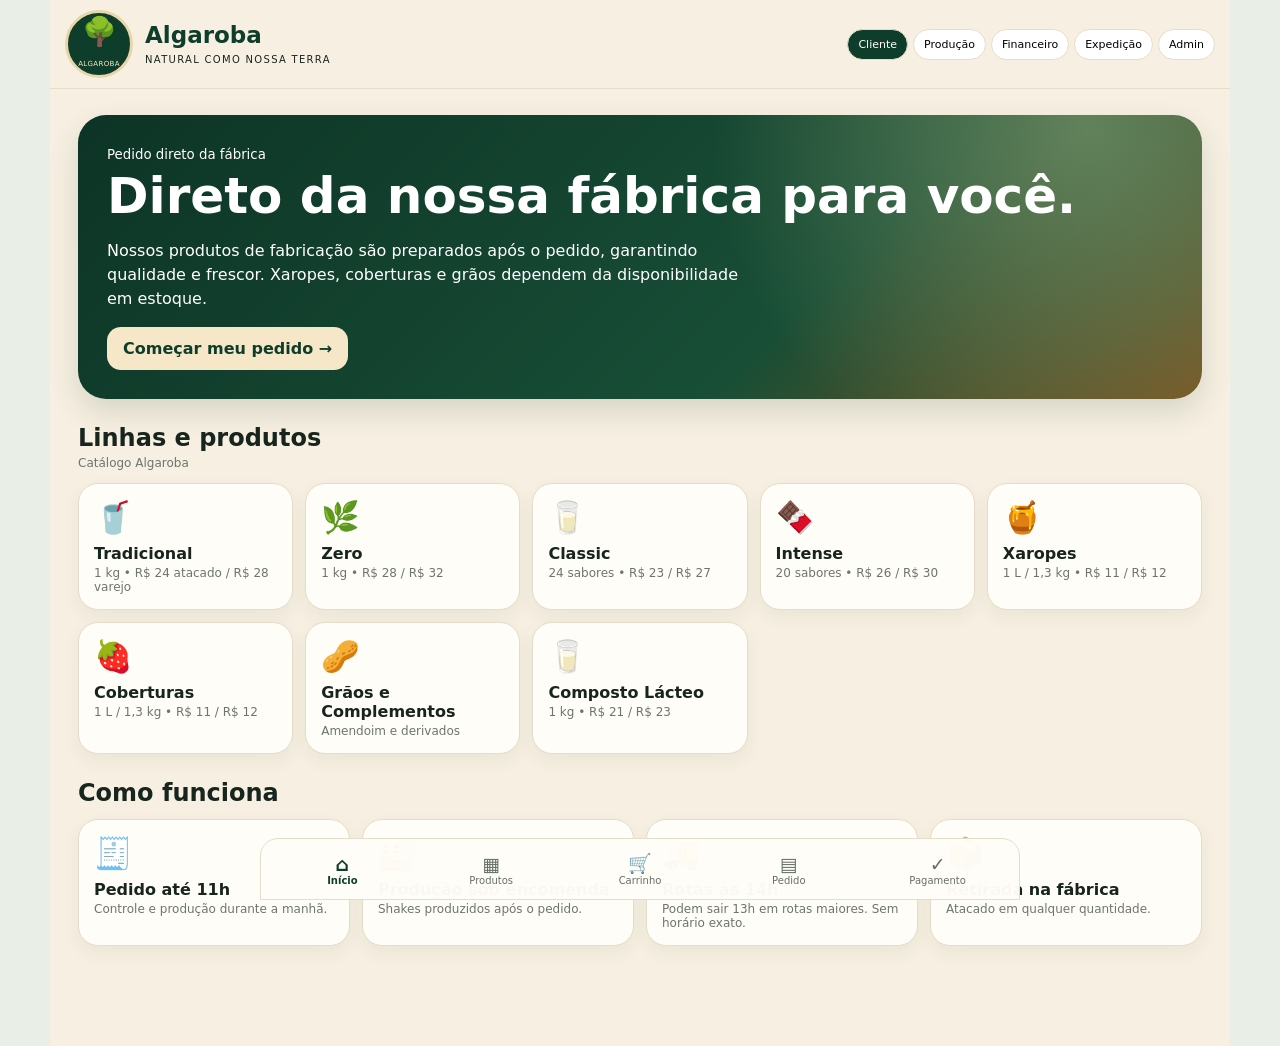
<file: fabrica-preview.html>
<!doctype html>
<html lang="pt-BR">
<head>
<meta charset="utf-8">
<meta name="viewport" content="width=device-width,initial-scale=1,viewport-fit=cover">
<meta name="theme-color" content="#0f3d2b">
<title>Algaroba — Protótipo</title>
<style>
:root{--g:#0f3d2b;--g2:#1d5a3e;--cream:#f7f0e2;--paper:#fffdf7;--orange:#d86d1c;--ink:#18251e;--muted:#6d756f;--line:#e5dcc9;--red:#a43b30;--ok:#2c7146}
*{box-sizing:border-box}body{margin:0;background:#e9eee7;font-family:Inter,system-ui,-apple-system,Segoe UI,Arial;color:var(--ink)}button{font:inherit}.shell{max-width:1180px;margin:auto;min-height:100vh;background:var(--cream)}
header{position:sticky;top:0;z-index:20;display:flex;align-items:center;gap:12px;padding:10px 15px;background:rgba(247,240,226,.96);backdrop-filter:blur(9px);border-bottom:1px solid var(--line)}
.logo{width:68px;height:68px;border-radius:50%;background:var(--g);color:#f7e9c8;display:grid;place-items:center;text-align:center;border:3px solid #e7d6aa;font-size:28px;line-height:.8}.logo small{display:block;font-size:7px;letter-spacing:.05em;margin-top:4px}.brand{flex:1}.brand b{display:block;color:var(--g);font-size:23px}.brand small{font-size:10px;letter-spacing:.13em}.roles{display:flex;gap:5px;overflow:auto}.roles button{white-space:nowrap;border:1px solid var(--line);background:#fff;border-radius:17px;padding:8px 10px;font-size:11px;cursor:pointer}.roles button.active{background:var(--g);color:#fff}
.screen{display:none;padding:18px 18px 92px}.screen.active{display:block}.hero{padding:29px;border-radius:28px;background:radial-gradient(circle at 90% 5%,#61825b 0,transparent 36%),linear-gradient(135deg,#0d3426,#184e36 65%,#82511b);color:#fff;box-shadow:0 13px 30px rgba(24,49,35,.14)}.hero h1{font-size:39px;line-height:1.03;margin:8px 0}.hero p{max-width:660px;line-height:1.5}.cta{border:0;border-radius:14px;padding:12px 16px;background:var(--g);color:#fff;font-weight:800;cursor:pointer}.hero .cta{background:#f6e7c8;color:var(--g)}.cta.orange{background:var(--orange)}.cta.soft{background:#e6efe5;color:var(--g)}.section{display:flex;justify-content:space-between;align-items:end;margin:25px 0 12px}.section h2{margin:0}.section small,.muted{color:var(--muted);font-size:12px}.grid{display:grid;grid-template-columns:repeat(auto-fit,minmax(180px,1fr));gap:12px}.card{background:var(--paper);border:1px solid var(--line);border-radius:20px;padding:15px;box-shadow:0 7px 18px rgba(35,51,41,.06)}.card .icon{font-size:31px}.card b{display:block;margin:8px 0 3px}.products{display:grid;grid-template-columns:repeat(auto-fit,minmax(210px,1fr));gap:12px}.visual{height:102px;border-radius:15px;background:linear-gradient(135deg,#eadbb3,#faf5e8);display:grid;place-items:center;font-size:47px}.prices{display:flex;gap:6px;flex-wrap:wrap;margin:8px 0}.price{padding:7px 9px;border-radius:10px;background:#e7f0e5;font-weight:800;font-size:12px}.price.v{background:#f5e2d0}.bad{color:var(--red);font-weight:900}.panel{background:var(--paper);border:1px solid var(--line);border-radius:21px;overflow:hidden}.row{display:grid;grid-template-columns:1fr auto;gap:10px;padding:14px;border-bottom:1px solid var(--line)}.summary{padding:15px;background:#f1e8d7}.summary div{display:flex;justify-content:space-between;padding:5px 0}.summary .total{font-size:20px;font-weight:900}.notice{padding:13px 15px;border-radius:15px;background:#fff2d0;border:1px solid #ecd28d;font-size:13px;line-height:1.45}.notice.green{background:#e8f1e6;border-color:#bed3ba}.delivery{padding:15px;border:1px solid var(--line);border-radius:16px;background:#fff;margin:9px 0}.delivery.selected{border:2px solid var(--g);background:#eef5eb}.status{display:inline-block;padding:5px 8px;border-radius:10px;background:#edf1eb;font-size:11px;font-weight:800}.status.ok{background:#d9eedc;color:#266a40}.status.warn{background:#fff0c6}.status.red{background:#f5dad6;color:#8c2d23}.rolebar{display:flex;align-items:center;gap:10px;padding:12px 14px;background:var(--g);color:#fff;border-radius:15px;margin-bottom:14px}.rolebar span{margin-left:auto;font-size:12px}.kpis{display:grid;grid-template-columns:repeat(auto-fit,minmax(140px,1fr));gap:10px}.kpi{background:#fff;border:1px solid var(--line);border-radius:17px;padding:14px}.kpi b{font-size:23px;color:var(--g)}.kpi small{display:block;color:var(--muted)}.check{text-align:center;font-size:60px}.bottom{position:fixed;bottom:0;left:50%;transform:translateX(-50%);width:min(100%,1180px);display:grid;grid-template-columns:repeat(5,1fr);background:rgba(255,253,247,.98);border-top:1px solid var(--line);padding:7px 7px calc(7px + env(safe-area-inset-bottom));z-index:30}.bottom button{border:0;background:transparent;color:#667067;font-size:10px;padding:6px 2px}.bottom b{display:block;font-size:19px}.bottom button.active{color:var(--g);font-weight:900}@media(min-width:780px){.screen{padding:26px 28px 100px}.hero h1{font-size:50px}.bottom{max-width:760px;border:1px solid var(--line);border-radius:18px 18px 0 0}}
</style>
</head><body><div class="shell">
<header><div class="logo">🌳<small>ALGAROBA</small></div><div class="brand"><b>Algaroba</b><small>NATURAL COMO NOSSA TERRA</small></div><div class="roles"><button class="active" data-role="cliente" onclick="setRole('cliente')">Cliente</button><button data-role="producao" onclick="setRole('producao')">Produção</button><button data-role="financeiro" onclick="setRole('financeiro')">Financeiro</button><button data-role="expedicao" onclick="setRole('expedicao')">Expedição</button><button data-role="admin" onclick="setRole('admin')">Admin</button></div></header>

<section id="home" class="screen active">
<div class="hero"><small>Pedido direto da fábrica</small><h1>Direto da nossa fábrica para você.</h1><p>Nossos produtos de fabricação são preparados após o pedido, garantindo qualidade e frescor. Xaropes, coberturas e grãos dependem da disponibilidade em estoque.</p><button class="cta" onclick="show('catalog')">Começar meu pedido →</button></div>
<div class="section"><div><h2>Linhas e produtos</h2><small>Catálogo Algaroba</small></div></div><div class="grid">
<div class="card" onclick="show('catalog')"><div class="icon">🥤</div><b>Tradicional</b><div class="muted">1 kg • R$ 24 atacado / R$ 28 varejo</div></div>
<div class="card" onclick="show('catalog')"><div class="icon">🌿</div><b>Zero</b><div class="muted">1 kg • R$ 28 / R$ 32</div></div>
<div class="card" onclick="show('catalog')"><div class="icon">🥛</div><b>Classic</b><div class="muted">24 sabores • R$ 23 / R$ 27</div></div>
<div class="card" onclick="show('catalog')"><div class="icon">🍫</div><b>Intense</b><div class="muted">20 sabores • R$ 26 / R$ 30</div></div>
<div class="card" onclick="show('catalog')"><div class="icon">🍯</div><b>Xaropes</b><div class="muted">1 L / 1,3 kg • R$ 11 / R$ 12</div></div>
<div class="card" onclick="show('catalog')"><div class="icon">🍓</div><b>Coberturas</b><div class="muted">1 L / 1,3 kg • R$ 11 / R$ 12</div></div>
<div class="card" onclick="show('catalog')"><div class="icon">🥜</div><b>Grãos e Complementos</b><div class="muted">Amendoim e derivados</div></div>
<div class="card" onclick="show('catalog')"><div class="icon">🥛</div><b>Composto Lácteo</b><div class="muted">1 kg • R$ 21 / R$ 23</div></div></div>
<div class="section"><h2>Como funciona</h2></div><div class="grid"><div class="card"><div class="icon">🧾</div><b>Pedido até 11h</b><div class="muted">Controle e produção durante a manhã.</div></div><div class="card"><div class="icon">🏭</div><b>Produção sob encomenda</b><div class="muted">Shakes produzidos após o pedido.</div></div><div class="card"><div class="icon">🚚</div><b>Rotas às 14h</b><div class="muted">Podem sair 13h em rotas maiores. Sem horário exato.</div></div><div class="card"><div class="icon">📦</div><b>Retirada na fábrica</b><div class="muted">Atacado em qualquer quantidade.</div></div></div>
</section>

<section id="catalog" class="screen"><div class="section"><div><h2>Produtos</h2><small>Exemplo visual do catálogo</small></div></div><div class="products">
<div class="card"><div class="visual">🥤</div><div class="muted">Classic • 1 kg</div><h3>Morango</h3><div class="prices"><span class="price">Atacado R$ 23</span><span class="price v">Varejo R$ 27</span></div><button class="cta soft" onclick="show('cart')">Adicionar</button></div>
<div class="card"><div class="visual">🍫</div><div class="muted">Intense • 1 kg</div><h3>Chocomalt</h3><div class="prices"><span class="price">R$ 26</span><span class="price v">R$ 30</span></div><button class="cta soft" onclick="show('cart')">Adicionar</button></div>
<div class="card"><div class="visual">🍯</div><div class="muted">Xarope • 1 L • 1,3 kg</div><h3>Guaraná</h3><div class="prices"><span class="price">R$ 11</span><span class="price v">R$ 12</span></div><button class="cta soft" onclick="show('cart')">Adicionar</button></div>
<div class="card"><div class="visual">🍌</div><div class="muted">Xarope • 1 L • 1,3 kg</div><h3>Banana</h3><div class="bad">Temporariamente em falta</div></div>
<div class="card"><div class="visual">🍓</div><div class="muted">Cobertura • 1 L • 1,3 kg</div><h3>Morango</h3><div class="prices"><span class="price">R$ 11</span><span class="price v">R$ 12</span></div><button class="cta soft" onclick="show('cart')">Adicionar</button></div>
<div class="card"><div class="visual">🥜</div><div class="muted">Grãos • 500 g</div><h3>Amendoim Triturado</h3><div class="prices"><span class="price">R$ 8</span><span class="price v">R$ 9</span></div><button class="cta soft" onclick="show('cart')">Adicionar</button></div></div></section>

<section id="cart" class="screen"><div class="section"><div><h2>Meu pedido</h2><small>Exemplo com 4 unidades</small></div></div><div class="panel"><div class="row"><div><b>Classic Morango</b><div class="muted">2 × R$ 27</div></div><b>R$ 54</b></div><div class="row"><div><b>Intense Chocomalt</b><div class="muted">1 × R$ 30</div></div><b>R$ 30</b></div><div class="row"><div><b>Xarope de Guaraná</b><div class="muted">1 × R$ 12</div></div><b>R$ 12</b></div><div class="summary"><div class="total"><span>Total estimado</span><span>R$ 96</span></div></div></div><div class="notice" style="margin-top:12px">Retirada na fábrica = preço de atacado em qualquer quantidade. Entrega = atacado a partir de 6 unidades.</div><button class="cta orange" style="width:100%;margin-top:14px" onclick="show('delivery')">Escolher entrega / retirada →</button></section>

<section id="delivery" class="screen"><div class="section"><div><h2>Entrega ou retirada</h2><small>Sem promessa de horário</small></div></div><div class="notice"><b>Pedidos até 11h.</b> Saída normal às 14h, podendo sair às 13h em rotas maiores. Não existe horário exato de chegada.</div><div class="delivery selected"><b>🚚 Entrega por rota</b><div class="muted">Próxima rota compatível com o endereço cadastrado.</div></div><div class="delivery"><b>🏭 Retirada na fábrica</b><div class="muted">Atacado em qualquer quantidade. Retirada por conta do comprador.</div></div><div class="delivery"><b>📍 Entrega a combinar</b><div class="muted">Para outras cidades, regiões ou estados.</div></div><div class="card"><b>Horário do cliente</b><div class="muted">Recebe 14h–17h • intervalo 15h–15h20</div><span class="status warn">prioridade logística interna</span></div><button class="cta" style="width:100%;margin-top:14px" onclick="show('submitted')">Enviar pedido para a fábrica →</button></section>

<section id="submitted" class="screen"><div class="check">✅</div><div style="text-align:center"><h2>Pedido enviado!</h2><p>Pedido <b>#2587</b> recebido pela Algaroba.</p></div><div class="notice green"><b>A Produção assume agora.</b><br>A forma de pagamento só será escolhida depois que a produção finalizar e o valor final estiver confirmado.</div><div class="panel" style="margin-top:14px"><div class="row"><div><b>Status</b><div class="muted">Produção</div></div><span class="status warn">aguardando</span></div><div class="row"><div><b>Resumo solicitado</b><div class="muted">Disponível em PDF</div></div><button class="cta soft">PDF</button></div></div><button class="cta" style="width:100%;margin-top:14px" onclick="show('ready')">Simular pedido pronto →</button></section>

<section id="ready" class="screen"><div class="check">📦</div><div style="text-align:center"><h2>Pedido pronto</h2><p>Valor final confirmado pela Produção.</p></div><div class="panel"><div class="row"><div><b>Classic Morango</b><div class="muted">2 unidades confirmadas</div></div><b>R$ 54</b></div><div class="row"><div><b>Xarope de Guaraná</b><div class="muted">Indisponível na separação</div></div><span class="status red">retirado</span></div><div class="summary"><div class="total"><span>Novo total</span><span>R$ 84</span></div></div></div><div class="section"><h2>Forma de pagamento</h2></div><div class="delivery selected"><b>💠 Pix</b><div class="muted">Enviar comprovante dentro do sistema.</div></div><div class="delivery"><b>🧾 A prazo</b><div class="muted">Somente para cadastro autorizado e dentro do limite.</div></div><button class="cta orange" style="width:100%">Enviar comprovante</button></section>

<section id="producao" class="screen"><div class="rolebar"><b>🏭 Produção</b><span>sem preço e sem financeiro</span></div><div class="section"><div><h2>Fila de Produção</h2><small>Somente cliente, pedido, produto e quantidade</small></div></div><div class="panel"><div class="summary"><b>#2587 • Cliente Exemplo</b></div><div class="row"><div><b>Classic Morango</b><div class="muted">2 unidades • sob encomenda</div><span class="status warn">pendente</span></div><button class="cta soft">Pronto</button></div><div class="row"><div><b>Xarope de Guaraná</b><div class="muted">1 unidade • estoque</div><span class="status warn">pendente</span></div><div><button class="cta soft">Separado</button> <button class="cta" style="background:var(--red)">Em falta</button></div></div><div style="padding:14px"><button class="cta">Finalizar pedido</button></div></div></section>

<section id="financeiro" class="screen"><div class="rolebar"><b>💳 Financeiro</b><span>pagamentos e liberação</span></div><div class="kpis"><div class="kpi"><b>4</b><small>Pix para conferir</small></div><div class="kpi"><b>2</b><small>Clientes a prazo</small></div><div class="kpi"><b>R$ 680</b><small>Pendente hoje</small></div></div><div class="section"><h2>Comprovantes</h2></div><div class="panel"><div class="row"><div><b>#2587 • Cliente Exemplo</b><div class="muted">Pix • R$ 84 • comprovante recebido</div><span class="status warn">em análise</span></div><div><button class="cta">Aprovar</button> <button class="cta" style="background:var(--red)">Rejeitar</button></div></div></div></section>

<section id="expedicao" class="screen"><div class="rolebar"><b>🚚 Expedição</b><span>rotas e janelas de recebimento</span></div><div class="notice green"><b>Saída padrão 14h.</b> Pode antecipar para 13h em rota maior. O cliente não recebe previsão de horário.</div><div class="section"><h2>Planejamento de hoje</h2></div><div class="panel"><div class="row"><div><b>1. Cliente A • Potengi</b><div class="muted">Recebe até 16h</div><span class="status warn">priorizar</span></div><b>#2587</b></div><div class="row"><div><b>2. Cliente B • Igapó</b><div class="muted">Recebe até 18h</div></div><b>#2588</b></div><div class="row"><div><b>3. Cliente C • Pajuçara</b><div class="muted">Não recebe 15h–15h30</div><span class="status warn">atenção</span></div><b>#2590</b></div></div></section>

<section id="admin" class="screen"><div class="rolebar"><b>📊 Administração</b><span>visão completa</span></div><div class="kpis"><div class="kpi"><b>18</b><small>Pedidos hoje</small></div><div class="kpi"><b>R$ 2.430</b><small>Faturamento</small></div><div class="kpi"><b>15</b><small>Liberados</small></div><div class="kpi"><b>3</b><small>Pendências</small></div></div><div class="section"><h2>Rotas e telemetria</h2></div><div class="panel"><div class="row"><div><b>Terça-feira</b><div class="muted">Pedidos até 11h • saída 14h</div></div><span class="status ok">ativa</span></div><div class="row"><div><b>Quarta-feira</b><div class="muted">Período da tarde</div></div><span class="status ok">ativa</span></div><div class="row"><div><b>Quinta-feira</b><div class="muted">Rota metropolitana</div></div><span class="status ok">ativa</span></div><div class="row"><div><b>Sexta-feira</b><div class="muted">Natal • tarde</div></div><span class="status ok">ativa</span></div></div><div class="card" style="margin-top:12px"><b>Telemetria operacional</b><div class="muted">Duração, km rodados, entregas concluídas e pendentes por rota.</div></div></section>

<nav class="bottom" id="bottom"><button class="active" data-id="home" onclick="show('home')"><b>⌂</b>Início</button><button data-id="catalog" onclick="show('catalog')"><b>▦</b>Produtos</button><button data-id="cart" onclick="show('cart')"><b>🛒</b>Carrinho</button><button data-id="submitted" onclick="show('submitted')"><b>▤</b>Pedido</button><button data-id="ready" onclick="show('ready')"><b>✓</b>Pagamento</button></nav>
</div>
<script>
function show(id){document.querySelectorAll('.screen').forEach(function(s){s.classList.remove('active')});var e=document.getElementById(id);if(e)e.classList.add('active');document.querySelectorAll('.bottom button').forEach(function(b){b.classList.toggle('active',b.dataset.id===id)});window.scrollTo(0,0)}
function setRole(r){document.querySelectorAll('.roles button').forEach(function(b){b.classList.toggle('active',b.dataset.role===r)});var b=document.getElementById('bottom');if(r==='cliente'){b.style.display='grid';show('home')}else{b.style.display='none';show(r)}}
</script>
</body></html>
</file>
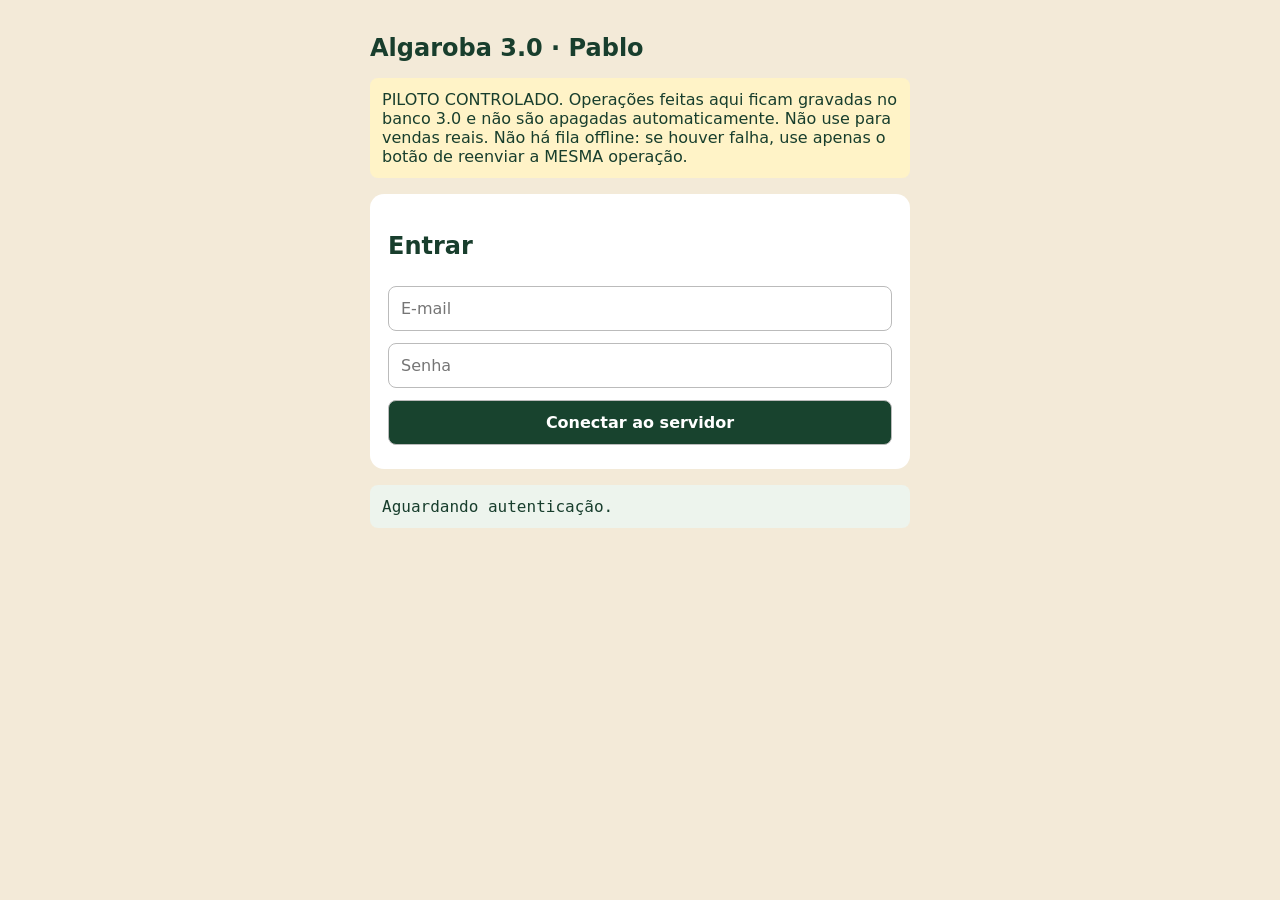
<file: piloto-pablo-v3.html>
<!doctype html><html lang="pt-BR"><head><meta charset="utf-8"><meta name="viewport" content="width=device-width,initial-scale=1"><title>Algaroba 3.0 — Piloto Pablo</title><style>body{font:16px system-ui;background:#f3ead8;color:#183e2d;margin:0;padding:18px}main{max-width:540px;margin:auto}section{background:white;padding:18px;border-radius:14px;margin:14px 0}input,select,button{box-sizing:border-box;width:100%;font:inherit;padding:12px;margin:6px 0;border-radius:8px;border:1px solid #bbb}button{background:#18432e;color:white;font-weight:700}button:disabled{opacity:.5}small{color:#555}pre{white-space:pre-wrap;word-break:break-word;background:#edf4ed;padding:12px;border-radius:8px}h1{font-size:24px}.warn{background:#fff3c7;padding:12px;border-radius:8px}</style></head><body><main><h1>Algaroba 3.0 · Pablo</h1><p class="warn">PILOTO CONTROLADO. Operações feitas aqui ficam gravadas no banco 3.0 e não são apagadas automaticamente. Não use para vendas reais. Não há fila offline: se houver falha, use apenas o botão de reenviar a MESMA operação.</p><section id="login"><h2>Entrar</h2><input id="email" type="email" placeholder="E-mail"><input id="password" type="password" placeholder="Senha"><button id="loginBtn">Conectar ao servidor</button></section><section id="app" hidden><p id="who"></p><button id="refresh">Atualizar dados</button><h2>Caixa</h2><div id="cashStatus"></div><div id="openControls"><input id="opening" type="number" step=".01" min="0" placeholder="Abertura em R$"><button id="openBtn">Abrir caixa</button></div><div id="closeControls" hidden><input id="counted" type="number" step=".01" min="0" placeholder="Dinheiro contado em R$"><button id="closeBtn">Fechar caixa</button></div><h2>Venda de teste</h2><small>Somente uma venda de teste por vez. Não use valores de vendas reais.</small><input id="itemName" placeholder="Produto de teste"><input id="qty" type="number" min="1" value="1" placeholder="Quantidade"><input id="price" type="number" step=".01" min="0" placeholder="Preço"><select id="method"><option value="pix">Pix</option><option value="cash">Dinheiro</option><option value="debit">Débito</option><option value="credit">Crédito</option></select><button id="saleBtn">Registrar venda de teste</button><div id="pendingBox" class="warn" hidden><b>Operação sem confirmação</b><p id="pendingText"></p><button id="retryBtn">Reenviar a MESMA operação</button></div><h2>Vendas deste caixa</h2><div id="sales"></div><button id="logout">Sair</button></section><pre id="log">Aguardando autenticação.</pre></main><script>
const URL='https://dlwrmpfurphccaeuwsfj.supabase.co',KEY='sb_publishable_0Yr-97uqdGFXAcSvpZ2IGA_G3DpnaB7';let token='',uid='',session=null,busy=false;const PENDING_KEY='algarobaV3PilotPendingOperation';let pending=null;try{pending=JSON.parse(localStorage.getItem(PENDING_KEY)||'null')}catch(e){};const $=id=>document.getElementById(id),fmt=n=>Number(n||0).toLocaleString('pt-BR',{style:'currency',currency:'BRL'});let device=localStorage.getItem('algarobaV3PilotDevice');if(!device){device=crypto.randomUUID();localStorage.setItem('algarobaV3PilotDevice',device)}function setPending(op){pending=op;if(op)localStorage.setItem(PENDING_KEY,JSON.stringify(op));else localStorage.removeItem(PENDING_KEY);renderPending()}function renderPending(){const active=!!pending;$('pendingBox').hidden=!active;$('pendingText').textContent=active?'Tipo: '+pending.type+' · Identificador: '+pending.body.p_operation_id+' · Não faça outra operação antes de confirmar esta.':'';for(const id of ['openBtn','closeBtn','saleBtn'])$(id).disabled=active}$('retryBtn').onclick=()=>guarded(async()=>{if(!pending)throw Error('Sem operação pendente');await submitPending()});async function submitPending(){if(!pending)throw Error('Sem operação pendente');const op=pending;const result=await req('/rest/v1/rpc/'+op.rpc,'POST',op.body);setPending(null);await refresh();log('CONFIRMADO: '+op.type+' · '+(result.status||'ok'))}function stageOperation(type,rpc,body){if(pending)throw Error('Resolva a operação pendente antes de continuar');setPending({type,rpc,body});return submitPending()}const log=s=>{$('log').textContent=new Date().toLocaleTimeString('pt-BR')+' — '+s};async function req(path,method='GET',body){const r=await fetch(URL+path,{method,headers:{apikey:KEY,Authorization:'Bearer '+(token||KEY),'Content-Type':'application/json'},body:body===undefined?undefined:JSON.stringify(body)});let d=await r.json().catch(()=>null);if(!r.ok)throw Error((d?.message||d?.msg||d?.error||JSON.stringify(d)||r.status));return d}async function guarded(fn){if(busy)return;busy=true;document.querySelectorAll('button').forEach(b=>b.disabled=true);try{await fn()}catch(e){log('ERRO: '+e.message)}finally{busy=false;document.querySelectorAll('button').forEach(b=>b.disabled=false);$('saleBtn').disabled=!session;renderPending()}}async function refresh(){const result=await req('/rest/v1/rpc/algaroba_v3_pilot_status','POST',{});session=result.cash||null;$('cashStatus').textContent=session?'ABERTO · '+session.id+' · Inicial '+fmt(session.opening_amount):'Nenhum caixa 3.0 aberto';$('openControls').hidden=!!session;$('closeControls').hidden=!session;$('saleBtn').disabled=!session;$('sales').textContent=(result.sales||[]).map(x=>x.sale_id+' — '+fmt(x.total)).join(' | ')||'Sem vendas neste caixa'};$('loginBtn').onclick=()=>guarded(async()=>{const d=await req('/auth/v1/token?grant_type=password','POST',{email:$('email').value.trim(),password:$('password').value});token=d.access_token;uid=d.user.id;const p=await req('/rest/v1/algaroba_users?select=nome,perfil,ativo&id=eq.'+uid);if(!p[0]?.ativo||p[0]?.perfil!=='administrador'){token='';throw Error('Piloto disponível somente para administrador ativo')} $('who').textContent='Conectado: '+p[0].nome;$('login').hidden=true;$('app').hidden=false;$('password').value='';await refresh();log('Login e leitura do caixa: OK')});$('refresh').onclick=()=>guarded(async()=>{await refresh();log('Atualizado')});$('openBtn').onclick=()=>guarded(async()=>{const n=Number($('opening').value);if($('opening').value.trim()===''||!Number.isFinite(n)||n<0||!confirm('Abrir caixa de PILOTO com '+fmt(n)+'?'))return;const id=crypto.randomUUID();await stageOperation('abertura','algaroba_v3_open_cash',{p_operation_id:id,p_opening_amount:n,p_device_id:device})});$('saleBtn').onclick=()=>guarded(async()=>{if(!session)throw Error('Caixa fechado');const qty=Number($('qty').value),price=Number($('price').value),name=$('itemName').value.trim(),total=Math.round(qty*price*100)/100;if(!$('price').value.trim()||!name||!Number.isInteger(qty)||qty<=0||!Number.isFinite(price)||price<0||total<=0)throw Error('Produto, quantidade ou preço inválidos');if(!confirm('ATENÇÃO: registrar venda de TESTE de '+fmt(total)+' no banco 3.0?'))return;const id=crypto.randomUUID();await stageOperation('venda','algaroba_v3_complete_sale',{p_operation_id:id,p_session_id:session.id,p_sale_id:'pilot-'+id,p_items:[{name,qty,price}],p_payments:[{method:$('method').value,amount:total}],p_device_id:device})});$('closeBtn').onclick=()=>guarded(async()=>{if(!session)throw Error('Sem caixa aberto');const n=Number($('counted').value);if($('counted').value.trim()===''||!Number.isFinite(n)||n<0||!confirm('Fechar caixa de PILOTO com '+fmt(n)+' contados?'))return;await stageOperation('fechamento','algaroba_v3_close_cash',{p_operation_id:crypto.randomUUID(),p_session_id:session.id,p_counted_cash:n,p_device_id:device})});$('logout').onclick=()=>{token='';uid='';session=null;$('app').hidden=true;$('login').hidden=false;log('Desconectado')};renderPending();
</script></body></html>
</file>
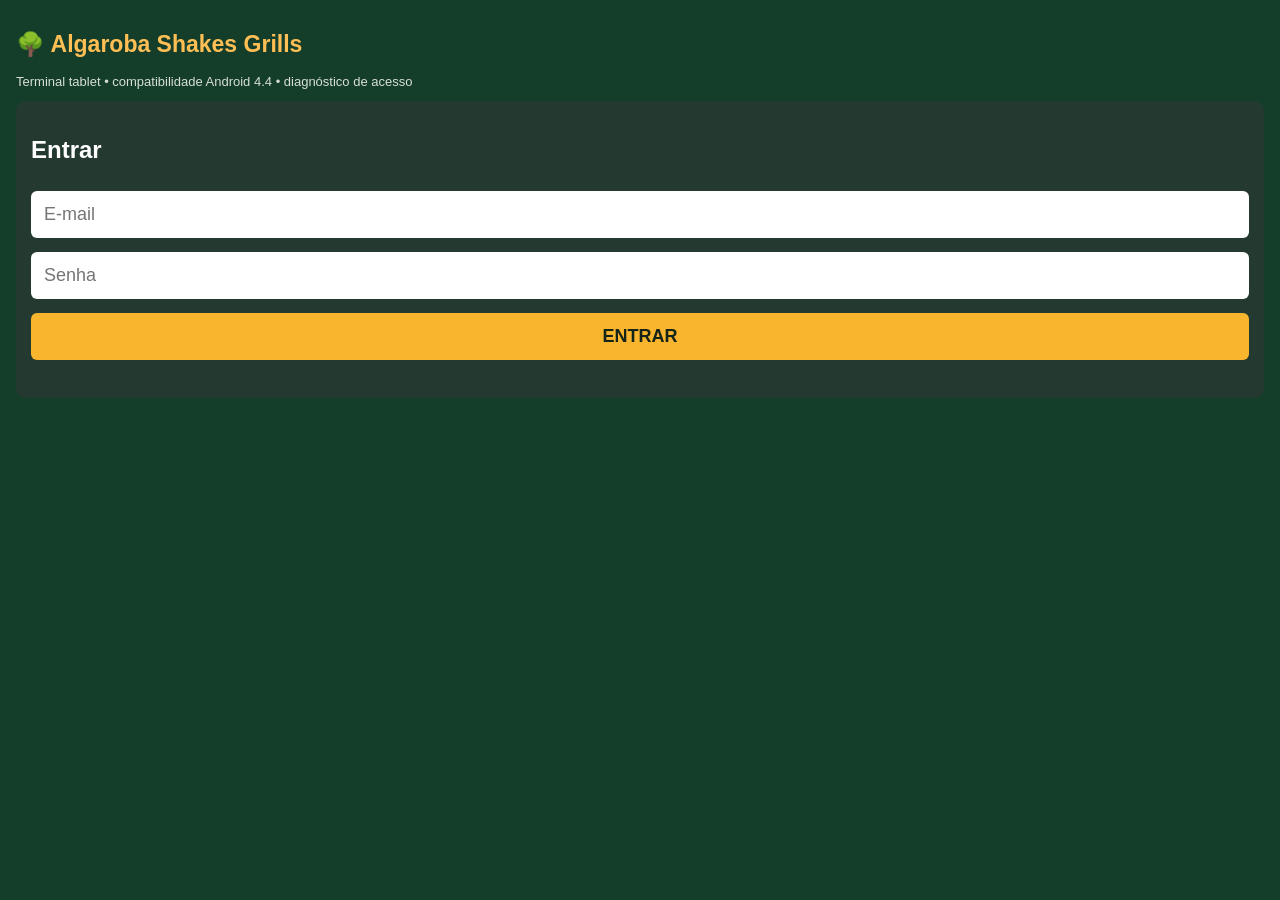
<file: tablet-compat.html>
<!doctype html><html lang="pt-BR"><head><meta charset="utf-8"><meta name="viewport" content="width=device-width,initial-scale=1"><title>Algaroba Tablet - Compatibilidade</title><style>body{font-family:Arial,sans-serif;background:#143d2a;color:white;margin:0;padding:16px}h1{font-size:23px;color:#ffbf55}.panel{background:#243a30;padding:15px;border-radius:9px;margin:12px 0}input,button{box-sizing:border-box;width:100%;font-size:18px;padding:13px;margin:7px 0;border-radius:6px;border:0}button{background:#f8b52d;color:#152318;font-weight:bold}.secondary{background:#e1e9e2}#error{color:#ffb7a4;white-space:pre-wrap}.table{background:#f2f5ed;color:#173321;padding:14px;margin:8px 0;border-radius:6px}.small{font-size:13px;color:#d7dfd6}</style></head><body><h1>🌳 Algaroba Shakes Grills</h1><div class="small">Terminal tablet • compatibilidade Android 4.4 • diagnóstico de acesso</div><div class="panel" id="login"><h2>Entrar</h2><input id="email" type="email" placeholder="E-mail"><input id="password" type="password" placeholder="Senha"><button id="enter" onclick="login()">ENTRAR</button><p id="error"></p></div><div id="app" style="display:none"><div class="panel"><b id="operator"></b><p id="status">Conectado</p><button class="secondary" onclick="refresh()">ATUALIZAR MESAS</button><button class="secondary" onclick="logout()">SAIR</button></div><div class="panel"><b>Mesas (consulta sincronizada a cada 15 segundos)</b><p class="small">Não lançar pedidos nesta página até a sincronização de escrita ser validada.</p><div id="tables"></div></div></div><script>var BASE='https://dlwrmpfurphccaeuwsfj.supabase.co';var KEY='sb_publishable_0Yr-97uqdGFXAcSvpZ2IGA_G3DpnaB7';var token='';var refreshTimer=null;function el(id){return document.getElementById(id)}function message(t){el('error').textContent=t}function request(path,method,body,cb){var xhr=new XMLHttpRequest();xhr.open(method,BASE+path,true);xhr.setRequestHeader('apikey',KEY);xhr.setRequestHeader('Content-Type','application/json');if(token)xhr.setRequestHeader('Authorization','Bearer '+token);xhr.onreadystatechange=function(){if(xhr.readyState!==4)return;var data=null;try{data=JSON.parse(xhr.responseText)}catch(e){}if(xhr.status>=200&&xhr.status<300)cb(null,data);else cb(new Error((data&&(data.msg||data.message||data.error_description))||('HTTP '+xhr.status+' • '+xhr.responseText.slice(0,120))))};xhr.onerror=function(){cb(new Error('Falha de rede / certificado. Confira data, hora e conexão.'))};xhr.send(body?JSON.stringify(body):null)}function login(){var email=el('email').value.replace(/^\s+|\s+$/g,''),password=el('password').value;if(!email||!password){message('Informe e-mail e senha.');return}el('enter').disabled=true;el('enter').textContent='ENTRANDO...';message('');request('/auth/v1/token?grant_type=password','POST',{email:email,password:password},function(err,data){if(err){el('enter').disabled=false;el('enter').textContent='ENTRAR';message(err.message);return}token=data.access_token;el('password').value='';request('/rest/v1/algaroba_users?select=id,nome,perfil,ativo&id=eq.'+encodeURIComponent(data.user.id),'GET',null,function(e,rows){el('enter').disabled=false;el('enter').textContent='ENTRAR';if(e||!rows||!rows.length||!rows[0].ativo){token='';message(e?e.message:'Usuário sem acesso ativo.');return}el('operator').textContent=rows[0].nome+' • '+rows[0].perfil;el('login').style.display='none';el('app').style.display='block';refresh();if(refreshTimer)clearInterval(refreshTimer);refreshTimer=setInterval(refresh,15000)})})}function refresh(){el('status').textContent='Consultando servidor...';request('/rest/v1/algaroba_records?select=record_key,data&record_key=like.table:*','GET',null,function(err,rows){if(err){el('status').textContent=err.message;return;}el('status').textContent='ONLINE • '+(rows?rows.length:0)+' mesas recebidas';var root=el('tables');while(root.firstChild){root.removeChild(root.firstChild);}rows=rows||[];rows.sort(function(a,b){return Number(a.data.id)-Number(b.data.id);});for(var i=0;i<rows.length;i++){var t=rows[i].data;var div=document.createElement('div');var items=t.items||[];var total=0;for(var j=0;j<items.length;j++){total+=Number(items[j].price||0)*Number(items[j].qty||0);}div.className='table';div.textContent='Mesa '+t.id+' • '+(t.status||'livre')+' • '+items.length+' itens • R$ '+total.toFixed(2).replace('.',',');root.appendChild(div);}});}function logout(){if(refreshTimer){clearInterval(refreshTimer);refreshTimer=null}token='';el('app').style.display='none';el('login').style.display='block';el('password').value='';message('Sessão encerrada.')}</script></body></html>
</file>
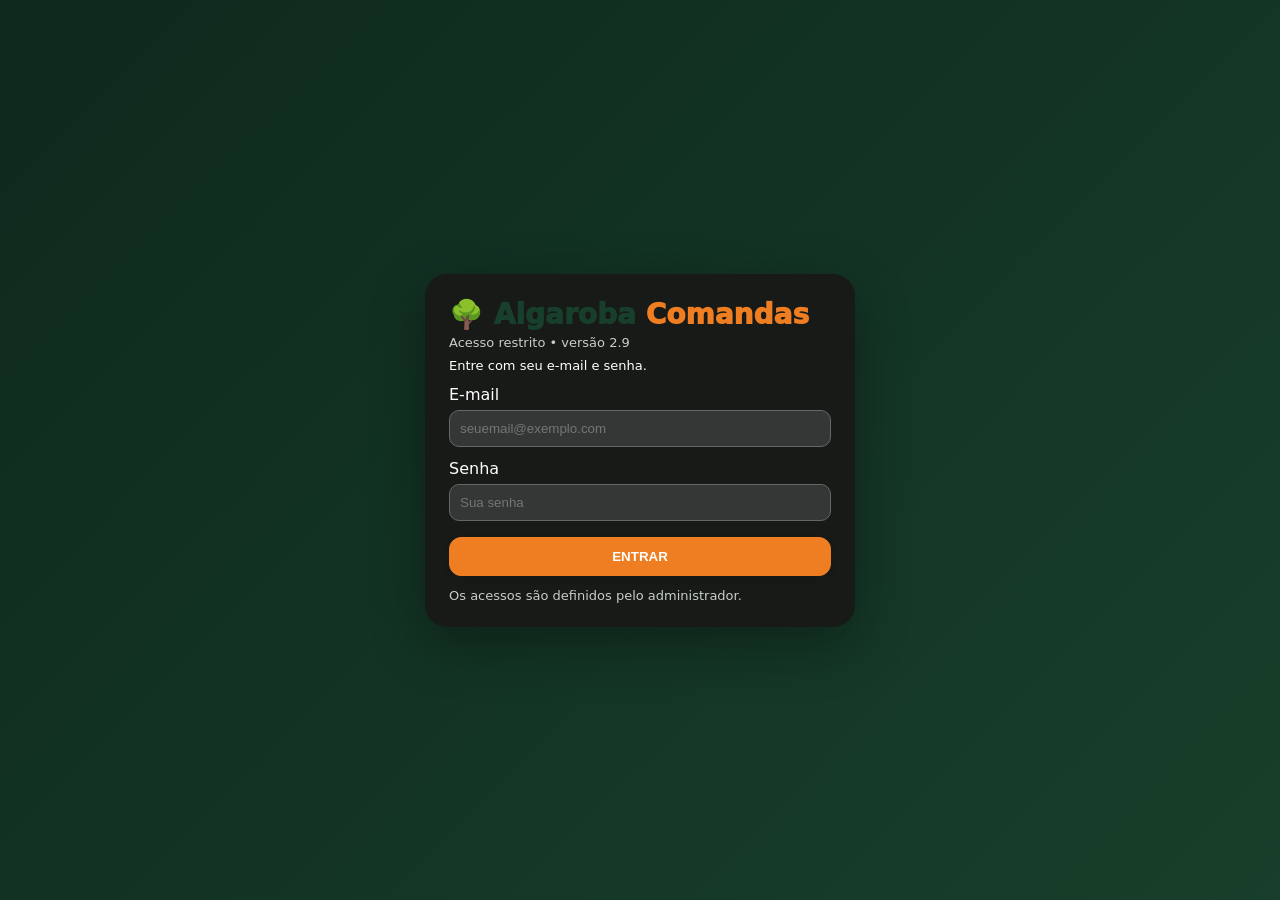
<file: tablet.html>
<!doctype html><html lang='pt-BR'><head><meta charset='utf-8'><meta name='viewport' content='width=device-width,initial-scale=1'><title>Algaroba Comandas 2.9</title><style>
:root{--g:#183f2b;--g2:#0e291d;--cream:#f4ead4;--orange:#ef7d21;--yellow:#f5c34c;--red:#c94b3c;--card:#fffaf0;--ink:#1f2823}*{box-sizing:border-box}body{margin:0;font-family:system-ui,-apple-system,Segoe UI,Roboto,sans-serif;background:#f1eee7;color:var(--ink)}header{background:linear-gradient(135deg,var(--g2),var(--g));color:var(--cream);padding:18px 16px;position:sticky;top:0;z-index:5;box-shadow:0 2px 10px #0003}.brand{font-size:26px;font-weight:800}.brand span{color:var(--orange)}.sub{font-size:12px;opacity:.85}.operatorbar{display:flex;align-items:center;gap:8px;margin-top:10px}.operatorbar label{font-size:12px;font-weight:800}.operatorbar select{width:auto;min-width:150px;margin:0;padding:7px 10px;background:#fff;color:var(--ink)}.wrap{max-width:900px;margin:auto;padding:16px}.tabs{display:flex;gap:8px;overflow:auto;margin-bottom:16px}.tabs button,.btn{border:0;border-radius:12px;padding:11px 14px;font-weight:800;background:#fff;box-shadow:0 2px 8px #0001}.tabs button.active,.btn.primary{background:var(--orange);color:#fff}.grid{display:grid;grid-template-columns:repeat(2,1fr);gap:12px}.table{background:#fff;border-radius:16px;padding:16px;min-height:110px;box-shadow:0 3px 12px #0001;border-left:6px solid #5aa66d}.table.busy{border-left-color:var(--orange)}.table.closing{border-left-color:var(--yellow)}.table.awaiting{border-left-color:#3f9a5f;background:#f1fbf4}.awaiting-note{color:#25653b;font-weight:900;font-size:12px;margin-top:5px}.table h3{margin:0 0 8px}.money{font-size:22px;font-weight:900}.muted{color:#6e766f;font-size:13px}.full{grid-column:1/-1}.panel{background:#fff;border-radius:16px;padding:16px;box-shadow:0 3px 12px #0001;margin-bottom:12px}.cats{display:flex;gap:8px;overflow:auto;padding-bottom:8px}.cats button{white-space:nowrap}.products{display:grid;grid-template-columns:1fr;gap:8px}.product{display:flex;justify-content:space-between;align-items:center;padding:12px;border:1px solid #eee;border-radius:12px}.product button{touch-action:manipulation;cursor:pointer;background:var(--g);color:#fff;border:0;border-radius:10px;padding:8px 12px;font-weight:800}.cart-row{display:flex;justify-content:space-between;align-items:center;gap:8px;border-bottom:1px dashed #ddd;padding:9px 0}.qtyctl{display:inline-flex;gap:5px;margin-left:8px}.mini{border:0;border-radius:8px;padding:5px 9px;font-weight:900;background:#eee}.danger{background:#fbe5e2;color:#9b2e23}.station{font-size:13px;font-weight:900;color:var(--orange);margin:8px 0}.timer{font-size:12px;color:#6e766f}.station-head{background:var(--g);color:#fff;border-radius:12px;padding:10px 12px;margin:14px 0 8px}.big{font-size:26px;font-weight:900}.status{display:inline-block;border-radius:999px;padding:4px 9px;background:#eaf5ed;font-size:12px;font-weight:800}.hide{display:none}.kitchen-card{border-left:6px solid var(--orange)}.cancelled-item{margin:8px 0;padding:10px 12px;border-radius:10px;background:#fbe5e2;color:#8f2f25;border-left:5px solid var(--red)}.cancelled-item .cancel-title{font-weight:950;text-decoration:line-through}.cancelled-item .cancel-reason{font-size:12px;font-weight:800;margin-top:4px}.active-item{padding:3px 0}.prod-tabs{display:flex;gap:8px;overflow:auto;margin-bottom:12px}.prod-tab{white-space:nowrap;border:0;border-radius:12px;padding:10px 12px;font-weight:900;background:#fff;box-shadow:0 2px 8px #0001}.prod-tab.active{background:var(--g);color:#fff}.ready-card{border-left-color:#3f9a5f;background:#f1fbf4}.ready-badge{display:inline-block;background:#dff3e5;color:#25653b;border-radius:999px;padding:4px 8px;font-size:11px;font-weight:950;margin-left:6px}select,input{width:100%;padding:10px;border:1px solid #ddd;border-radius:10px;margin:6px 0 12px}.modal{position:fixed;inset:0;background:#0008;z-index:20;display:flex;align-items:flex-end;justify-content:center}.modal.hide{display:none}.sheet{background:#fff;width:100%;max-width:900px;max-height:85vh;overflow:auto;border-radius:20px 20px 0 0;padding:18px}.choice-grid{display:grid;grid-template-columns:repeat(2,1fr);gap:9px}.choice{touch-action:manipulation;-webkit-tap-highlight-color:transparent;cursor:pointer;border:1px solid #ddd;background:#fff;border-radius:12px;padding:12px;text-align:left;font-weight:750}.choice.selected{background:var(--g);color:#fff;border-color:var(--g)}.sheet-actions{position:sticky;bottom:0;background:#fff;padding-top:12px;display:flex;gap:8px}.sheet-actions .btn{flex:1}@media(min-width:650px){.grid{grid-template-columns:repeat(5,1fr)}.products{grid-template-columns:repeat(2,1fr)}}

.syncbar{display:flex;gap:8px;align-items:center;flex-wrap:wrap;margin-top:8px}.syncpill{display:inline-flex;align-items:center;gap:6px;border-radius:999px;padding:6px 10px;font-size:12px;font-weight:800;background:#ffffff18}.syncpill.online{background:#dff3e5;color:#164b29}.syncpill.offline{background:#fff0d7;color:#754500}.syncpill.error{background:#f8dddd;color:#7a1f1f}.setupbox{border:1px solid #e8dfcf;background:#fffaf0;border-radius:14px;padding:12px;margin-top:10px}.setupbox textarea{width:100%;min-height:110px;font-family:monospace;font-size:12px}.setupgrid{display:grid;gap:8px}@media(min-width:650px){.setupgrid{grid-template-columns:1fr 1fr}}

.report-checks{display:grid;grid-template-columns:repeat(auto-fit,minmax(145px,1fr));gap:8px}.report-checks label{background:#fff;border:1px solid #ddd;border-radius:10px;padding:9px}.report-controls label{font-size:13px;font-weight:700}.report-controls input,.report-controls select{width:100%;margin-top:5px}@media print{body *{visibility:hidden!important}#printReport,#printReport *{visibility:visible!important}#printReport{position:absolute;left:0;top:0;width:100%;background:#fff;color:#111;padding:18px}#printReport .panel{break-inside:avoid;border:1px solid #ccc;box-shadow:none}#printReport .big{color:#111}.tabs,.topbar,.report-controls{display:none!important}}

.authgate{position:fixed;inset:0;z-index:100;background:linear-gradient(135deg,var(--g2),var(--g));display:flex;align-items:center;justify-content:center;padding:20px}
.authgate.hide{display:none}.authcard{width:min(430px,100%);background:#fff;border-radius:22px;padding:24px;box-shadow:0 18px 55px #0005}
.authbrand{font-size:28px;font-weight:950;color:var(--g);margin-bottom:4px}.authbrand span{color:var(--orange)}
.authmsg{font-size:13px;margin:8px 0 12px}.autherr{color:#9b2e23;font-weight:800}.authok{color:#25653b;font-weight:800}
.userbadge{display:flex;align-items:center;gap:8px;flex-wrap:wrap;margin-top:10px;font-size:12px}.userbadge b{color:#fff}
.logoutbtn{border:1px solid #ffffff55;background:#ffffff12;color:#fff;border-radius:9px;padding:6px 9px;font-weight:800}

.report-filter-active{
  background:#f28c28 !important;
  color:#fff !important;
  border-color:#f28c28 !important;
  font-weight:800 !important;
  box-shadow:0 0 0 2px rgba(242,140,40,.18);
}

.stock-visual-card{border:2px solid #238b45;border-radius:18px;padding:14px;margin:12px 0;background:linear-gradient(135deg,rgba(13,54,31,.78),rgba(24,24,24,.96))}
.stock-visual-card.stock-near{border-color:#f0a500;background:linear-gradient(135deg,rgba(83,57,0,.72),rgba(24,24,24,.96))}
.stock-visual-card.stock-low{border-color:#ef4444;background:linear-gradient(135deg,rgba(92,20,20,.72),rgba(24,24,24,.96))}
.stock-name{font-size:1.28rem;font-weight:900;line-height:1.15;margin-bottom:9px}.stock-main{display:grid;grid-template-columns:minmax(150px,1.15fr) minmax(125px,.85fr);gap:12px;align-items:center}
.stock-balance{border-radius:14px;padding:10px 14px;background:linear-gradient(135deg,#0f9d3d,#08752e);min-height:82px;display:flex;align-items:center;justify-content:space-between;gap:8px}
.stock-near .stock-balance{background:linear-gradient(135deg,#d99500,#ad7200)}.stock-low .stock-balance{background:linear-gradient(135deg,#d73535,#9f2020)}
.stock-balance-label{font-size:.78rem;font-weight:900}.stock-balance-number{font-size:3.05rem;font-weight:950;line-height:1}.stock-details{font-size:.95rem;line-height:1.35}
.stock-alert{margin-top:8px;font-weight:950}.stock-near .stock-alert{color:#ffc12f}.stock-low .stock-alert{color:#ff5a5a}
.stock-actions{display:grid;grid-template-columns:repeat(4,1fr);gap:7px;margin-top:12px}.stock-actions .mini{min-height:50px;font-size:1.35rem!important;font-weight:900}.stock-plus{background:#16a34a!important}.stock-minus{background:#dc2626!important}
@media(max-width:420px){.stock-main{grid-template-columns:1fr}.stock-balance-number{font-size:2.8rem}}

.inventory-category-grid{display:grid;grid-template-columns:repeat(2,minmax(0,1fr));gap:10px}.inventory-category-card{border:1px solid #555;border-radius:16px;padding:16px;background:#202322;text-align:left;color:#fff;min-height:104px}.inventory-category-card b{font-size:1.15rem}.cat-icon{font-size:1.7rem;display:block;margin-bottom:6px}
.shake-stock-card{border:2px solid #16883d;border-radius:16px;padding:12px;margin:10px 0;background:linear-gradient(135deg,#dff1e3,#c7e3ce);color:#132019}.shake-stock-card .muted{color:#52645a!important}.shake-stock-card b{color:#132019}.shake-stock-card.near{border-color:#e6a400;background:linear-gradient(135deg,#fff2c2,#f3dfa0);color:#2a2415}.shake-stock-card.near .muted{color:#6f6238!important}.shake-stock-card.near b{color:#2a2415}.shake-stock-card.low{border-color:#ef3434;background:linear-gradient(135deg,#ffd8d8,#f3bcbc);color:#2b1717}.shake-stock-card.low .muted{color:#754747!important}.shake-stock-card.low b{color:#2b1717}
.shake-grams{font-size:2.6rem;font-weight:950;line-height:1}.shake-controls{display:grid;grid-template-columns:repeat(2,1fr);gap:7px;margin-top:10px}.shake-controls .btn{min-height:46px;font-weight:900}.shake-add{background:#0aa943!important;color:#fff!important}.shake-remove{background:#e52c2c!important;color:#fff!important}
@media(max-width:430px){.inventory-category-card{padding:12px;min-height:96px}}

/* 2.9.7.31 — Tema Algaroba unificado: não depender do tema claro/escuro do aparelho */
:root{color-scheme:dark!important}
html,body{background:#11130f!important;color:#fff!important}
body{-webkit-text-fill-color:initial}
.panel,.table{background:#171a17!important;color:#fff!important}
.muted,.timer{color:#c7cec9!important}
input,select,textarea{background:#343735!important;color:#fff!important;border-color:#666!important}
option{background:#343735!important;color:#fff!important}
.inventory-category-card{background:#202322!important;color:#fff!important}
.stock-visual-card,.stock-visual-card.stock-near,.stock-visual-card.stock-low{color:#fff!important}
.stock-name,.stock-balance,.stock-balance-label,.stock-balance-number,.stock-details,.stock-details b{color:#fff!important;-webkit-text-fill-color:#fff!important}
.stock-actions .mini{color:#fff!important;-webkit-text-fill-color:#fff!important}
.stock-plus,.stock-minus{color:#fff!important;-webkit-text-fill-color:#fff!important}
.shake-stock-card,.shake-stock-card.near,.shake-stock-card.low{background:linear-gradient(135deg,rgba(13,54,31,.88),rgba(24,24,24,.98))!important;color:#fff!important}
.shake-stock-card .muted,.shake-stock-card.near .muted,.shake-stock-card.low .muted,.shake-stock-card b,.shake-stock-card.near b,.shake-stock-card.low b{color:#fff!important;-webkit-text-fill-color:#fff!important}
button{color:inherit}

/* 2.9.7.33 — insumos e produção do café: texto branco nunca sobre fundo branco */
.btn,.tabs button,.prod-tab,.mini,.choice,.sheet-actions .btn{background:#303431!important;color:#fff!important;-webkit-text-fill-color:#fff!important;border:1px solid #555!important}
.btn.primary,.tabs button.active,.prod-tab.active,.choice.selected{background:#ef7d21!important;color:#fff!important;-webkit-text-fill-color:#fff!important;border-color:#ef7d21!important}
.sheet,.sheet-actions,.authcard{background:#171a17!important;color:#fff!important}
.product{background:#202322!important;color:#fff!important;border-color:#4b504c!important}.product button{background:#183f2b!important;color:#fff!important}
.status,.ready-badge{background:#244c34!important;color:#fff!important;-webkit-text-fill-color:#fff!important}
.operatorbar select{background:#343735!important;color:#fff!important;-webkit-text-fill-color:#fff!important}
.replenishment-cash{border:2px solid #d99500!important;background:#242015!important}.close-replenishment-reminder{border:2px solid #d99500!important;background:#242015!important}
.confirm-replenishment{display:flex;align-items:flex-start;gap:9px;margin-top:12px;font-weight:800;color:#fff}.confirm-replenishment input{width:22px;height:22px;margin:0;flex:0 0 auto;accent-color:#ef7d21}

/* 2.9.7.39 — mantém o documento de impressão ativo durante o salvamento do PDF no Android/PWA.
   2.9.7.36 — impressão/PDF compatível com PWA sem sair do aplicativo.
   2.9.7.35 — destaque visual do período selecionado nos relatórios.
   Mantido no fim do CSS para prevalecer sobre a padronização global dos botões. */
.report-filter-btn.report-filter-active{
  background:#ef7d21!important;
  color:#fff!important;
  -webkit-text-fill-color:#fff!important;
  border:2px solid #f5c34c!important;
  box-shadow:0 0 0 3px rgba(245,195,76,.24),0 3px 10px rgba(0,0,0,.22)!important;
  transform:translateY(-1px);
}

/* Linhas espetinhos v2.9.7.57 */
.skewer-category-tabs{display:flex;gap:8px;flex-wrap:wrap;grid-column:1/-1;margin:4px 0 8px}
.skewer-category-chip{background:#263428!important;color:#fff!important;border:1px solid #658263!important;border-radius:12px;padding:10px 12px;font-weight:800;cursor:pointer}
.skewer-category-chip.active{background:#137037!important;border-color:#3bde80!important;box-shadow:0 0 0 1px #3bde80}
.skewer-group-head{grid-column:1/-1;background:linear-gradient(90deg,#68110b,#862619)!important;color:white!important;border-radius:12px;padding:12px 14px;margin-top:10px;font-size:15px;font-weight:900}

/* V2.9.7.58 — Pessoas por mesa */
#tableClientPicker{background:#15251a;border:1px solid #4a6f52;border-radius:14px;padding:14px;margin:14px 0}
.client-pills{display:flex;gap:8px;flex-wrap:wrap;margin:10px 0}
.client-chip{border-radius:10px;padding:11px 12px;border:1px solid #64846b!important;background:#2b362e!important;color:#fff!important;font-weight:850;cursor:pointer}
.client-chip.on{background:#166938!important;border:2px solid #7bf1a3!important}
.client-chip.add{border:1px dashed #9cd5aa!important}
#tableClientTotals{margin:16px 0;border-radius:14px;border:1px solid #4b6a50;padding:12px}
.client-bill{padding:12px;border:1px solid #475e4d;border-radius:12px;margin:10px 0;background:#1d271e}
.client-actions{display:flex;flex-wrap:wrap;gap:8px;margin-top:10px}
.client-inline{color:#a3e5b3;font-size:12px;margin:4px 0;display:flex;align-items:center;gap:7px;font-weight:bold;flex-wrap:wrap}

/* Relatórios de conferência v2.9.7.59 */
.confer-report{font-size:14px;line-height:1.4;color:#fff}
.confer-brand{font-weight:900;font-size:16px;margin:8px 0;color:#81d99c}
.confer-report h2{margin:4px 0 9px;font-size:20px;color:#fff}
.confer-report .muted{font-size:12px}
.confer-warning{background:#3a2a1c;color:#ffd9a1;border:1px solid #9f7736;border-radius:12px;padding:12px;margin:12px 0;font-weight:800;font-size:12px}
.confer-group{background:#18241a;border:1px solid #456d4d;border-radius:13px;padding:12px;margin:12px 0}
.confer-group-name{display:flex;justify-content:space-between;gap:8px;padding-bottom:9px;margin-bottom:3px;border-bottom:1px solid #4b7351;flex-wrap:wrap}
.confer-row{display:flex;justify-content:space-between;gap:10px;padding:9px 0;border-bottom:1px dotted #55705a;align-items:flex-start}
.confer-row span{min-width:0;flex:1}
.confer-row small{display:block;font-size:12px;color:#bdcfc1;margin-top:3px}
.confer-row b:last-child{white-space:nowrap}
.confer-group-total{display:flex;justify-content:space-between;gap:8px;padding-top:11px}
.confer-grand{display:flex;justify-content:space-between;align-items:center;gap:10px;margin:16px 0 6px;border-top:2px solid #56b76d;padding:15px 0;font-size:18px;font-weight:950}
.confer-grand b{font-size:22px;color:#a6f7ba;white-space:nowrap}
.confer-paid{display:flex;justify-content:space-between;gap:6px;padding:7px 0;color:#dce9df;flex-wrap:wrap;font-size:12px}
.confer-note{font-size:12px;color:#b4c1b8}
.confer-actions{position:sticky;bottom:0;background:#131b15;padding:12px 0 5px;border-top:1px solid #456449;display:flex;flex-wrap:wrap;gap:8px}
.confer-actions button{flex:1 1 135px;white-space:normal;min-height:44px}

/* v2.9.7.61 — Saldo conferido na comanda */
.stock-order-audit{border-radius:12px;padding:10px 12px;margin:12px 0;font-size:13px;border:1px solid #55765e}
.stock-order-ok{background:#173522;color:#c4f7d5}
.stock-order-issue{background:#442719;border-color:#b77839;color:#ffe0bd}
.stock-order-audit b{display:block;margin-bottom:4px}
.stock-order-audit button{margin-top:6px;background:#1a4026;color:#fff}
.stock-audit-note{line-height:1.5;word-break:break-word}

/* v2.9.7.63 — Bebidas organizadas por tipo */
.beverage-tabs{margin:8px 0}
.beverage-group-head{grid-column:1/-1;background:linear-gradient(90deg,#1b3424,#26643a);border:1px solid #488c5d;border-radius:12px;color:#fff;font-size:15px;font-weight:900;padding:11px 13px;margin:10px 0 4px}

/* 2.9.7.65 - Conferência de caixa por turnos */
.cash-shift-summary{margin-top:10px}
.cash-shift-wrap{display:grid;grid-template-columns:repeat(2,minmax(0,1fr));gap:12px;margin:10px 0}
.cash-shift-card{border:1px solid #447b56;background:#192b20;border-radius:12px;overflow-wrap:anywhere}
.cash-shift-card h3{font-size:16px;margin:0 0 8px;color:#b8f2ca}
.cash-shift-card .cart-row{font-size:13px;gap:8px;align-items:center}
.cash-shift-card .cart-row b{white-space:nowrap}
.cash-shift-payments{padding:3px 0;border-top:1px solid #375d44;border-bottom:1px solid #375d44}
.cash-shift-mini{border:1px solid #4d8761;margin:4px 0;padding:12px}
.cash-shift-mini b{display:block;font-size:21px;color:#9de9b4;margin:5px 0}
.cash-shift-mini .muted{margin:4px 0}
.cash-shift-total{border-top:2px solid #56bd72;font-weight:850;color:#aeedc3}
.cash-shift-closure{border:1px solid #397b55}
.cash-shift-overall{border-top:1px solid #558567;padding-top:12px;margin-top:12px;font-size:13px}
.cash-shift-card details{margin-top:10px}.cash-shift-card summary{cursor:pointer;padding:7px 0}
@media(max-width:660px){.cash-shift-wrap{grid-template-columns:1fr}}

/* 2.9.7.67 — clientes com conta a prazo e extratos por dia */
.credit-dashboard-tile{border-color:#5a9264!important;background:linear-gradient(130deg,#20382b,#172a20);cursor:pointer}
.credit-client-banner{background:#1b3527;border:1px solid #6cac7d;padding:14px;margin:10px 0}
.credit-client-banner>b{display:block;font-size:15px;color:#c6f9d4}
.credit-actions{display:flex;flex-wrap:wrap;gap:7px;margin-top:10px}
.credit-actions>.btn{flex:1 1 160px;white-space:normal}
.credit-day{border:1px solid #53735b;margin:10px 0;padding:11px}
.credit-day>h3{font-size:15px;color:#b0edc5;margin:0 0 8px}
.credit-entry{padding:6px 0 8px;border-bottom:1px solid #42604a;margin:6px 0}
.credit-entry:last-child{border-bottom:0}
.credit-product{padding-left:14px;font-size:13px;border-bottom:1px dotted #536957}
.credit-product>span:last-child{white-space:nowrap}
.credit-summary .grid{grid-template-columns:repeat(2,minmax(0,1fr));gap:12px;margin-top:12px}
.credit-summary .grid>div{display:flex;flex-direction:column;border:1px solid #40654a;border-radius:9px;padding:10px;gap:4px}
.credit-summary .grid b{font-size:17px;color:#d5ffdf}
.credit-summary .grid small{color:#b1bfb4}
.credit-day-total{font-size:13px;flex-wrap:wrap}
.credit-total{border:2px solid #5bbf74}
.credit-cash-summary{margin-top:12px;border:1px solid #498a60}
.credit-person-card{border:1px solid #3e7751;margin:8px 0}
.credit-person-card small{display:block;margin-top:3px}

/* Proteção contra retornos de comandas antigas — v2.9.7.68 */
.sync-safe-tile{border-color:#57a676!important;background:linear-gradient(135deg,#183e29,#20302a);cursor:pointer}
.sync-safe-cash{border:1px solid #599767;margin-top:12px}
.sync-safe-tile h3{font-size:16px;margin:7px 0}
</style><meta name="theme-color" content="#183f2b"><meta name="apple-mobile-web-app-capable" content="yes"><meta name="apple-mobile-web-app-status-bar-style" content="black-translucent"><meta name="apple-mobile-web-app-title" content="Algaroba Comandas"><link rel="apple-touch-icon" href="./icon-192.png"></head><body>
<div id='authGate' class='authgate'><div class='authcard'>
 <div class='authbrand'>🌳 Algaroba <span>Comandas</span></div>
 <div class='muted'>Acesso restrito • versão 2.9</div>
 <div id='authMsg' class='authmsg'>Entre com seu e-mail e senha.</div>
 <label>E-mail</label><input id='loginEmail' type='email' autocomplete='username' placeholder='seuemail@exemplo.com'>
 <label>Senha</label><input id='loginPassword' type='password' autocomplete='current-password' placeholder='Sua senha'>
 <button id='loginBtn' class='btn primary' style='width:100%;margin-top:4px' onclick='loginUser()'>ENTRAR</button>
 <div class='muted' style='margin-top:12px'>Os acessos são definidos pelo administrador.</div>
</div></div><header><div class='brand'>🌳 Algaroba <span>Shakes Grills</span></div><div class='sub'>COMANDAS 2.9.7.81 • CATÁLOGO CENTRAL</div><div class='userbadge'>👤 <b id='loggedUser'>Não autenticado</b><span id='loggedRole' class='syncpill'>—</span><button class='logoutbtn' onclick='logoutUser()'>SAIR</button></div><div class='operatorbar'><label for='deviceMode'>📱 Este aparelho</label><select id='deviceMode' onchange='setDeviceMode(this.value)'><option>Completo</option><option>Atendimento</option><option>Churrasqueira</option><option>Cozinha</option><option>Bebidas & Shakes</option><option>Caixa</option></select></div><div class='syncbar'><span id='syncStatus' class='syncpill offline' onclick='showCloudError()' style='cursor:pointer'>● LOCAL</span><button class='btn' style='padding:7px 10px' onclick='openOnlineSetup()'>☁️ Configurar online</button></div></header><main class='wrap'>
<div class='tabs'><button data-view='mesas' class='active' onclick="view('mesas',this)">Mesas</button><button data-view='cozinha' onclick="view('cozinha',this)">Produção</button><button data-view='caixa' onclick="view('caixa',this)">Caixa</button><button data-view='estoque' onclick="view('estoque',this)">Estoque</button><button data-view='relatorios' onclick="view('relatorios',this)">Relatórios</button><button data-view='usuarios' onclick="view('usuarios',this)">Usuários</button></div>
<section id='mesas'><div class='grid' id='tables'></div></section>
<section id='comanda' class='hide'><div style='display:flex;gap:8px;flex-wrap:wrap'><button class='btn' onclick='back()'>← Mesas</button><button id='transferBtn' class='btn' onclick='transferTable()'>⇄ TRANSFERIR MESA</button></div><div class='panel'><h2 id='tableTitle'></h2><div class='cats' id='cats'></div><div class='products' id='products'></div></div><div class='panel'><h3>Comanda</h3><div id='cart'></div><div class='big' id='total'>R$ 0,00</div><button class='btn primary' style='width:100%;margin-top:12px' onclick='sendOrder()'>🧾 CONFERIR E ENVIAR PEDIDO/button></div></section>
<section id='cozinha' class='hide'><h2>🔥 Produção</h2><div class='prod-tabs' id='prodTabs'></div><div id='kitchen'></div></section>
<section id='caixa' class='hide'><h2>💰 Caixa</h2><div id='cashStatus'></div>
<div class='grid'>
 <div class='panel'><div class='muted'>💵 Abertura</div><div class='big' id='cashOpening'>R$ 0,00</div></div>
 <div class='panel'><div class='muted'>🧾 Vendas do turno</div><div class='big' id='revenue'>R$ 0,00</div></div>
 <div class='panel'><div class='muted'>➕ Entradas</div><div class='big' id='cashEntries'>R$ 0,00</div></div>
 <div class='panel'><div class='muted'>➖ Saídas / Sangrias</div><div class='big' id='cashOutflows'>R$ 0,00</div></div>
</div>
<div class='panel' style='text-align:center'><div class='muted'>💰 SALDO ESPERADO EM DINHEIRO</div><div class='big' id='cashExpected' style='font-size:30px'>R$ 0,00</div><div class='muted'>Abertura + vendas em dinheiro + entradas − saídas</div></div>
<div class='panel'><h3>💳 Resumo por forma de pagamento</h3><div id='cashByPayment'></div></div>
<div class='panel'><h3>⚡ Ações do caixa</h3><div style='display:grid;grid-template-columns:repeat(2,minmax(0,1fr));gap:10px'>
 <button class='btn primary' onclick=registerMovement('entrada')>➕ ENTRADA</button>
 <button class='btn' onclick=registerMovement('sangria')>💸 SANGRIA</button>
 <button class='btn' onclick=registerMovement('despesa')>🧾 DESPESA</button>
 <button class='btn primary' onclick=closeCash()>🔒 FECHAR CAIXA</button>
</div></div>
<div class='panel replenishment-cash'><h3>📦 Reposição de Mercadoria</h3><div class='muted'>Consulte a necessidade de compras a qualquer momento, sem fechar o caixa.</div><div style='display:grid;grid-template-columns:1fr 1fr;gap:10px;margin-top:10px'><button class='btn primary' onclick='showReplenishmentPreview(true)'>👁️ VER REPOSIÇÃO</button><button class='btn' onclick='generateReplenishmentPDF()'>📄 PDF</button><button class='btn' onclick='shareReplenishmentWhatsApp()' style='grid-column:1/-1'>📲 ENVIAR PELO WHATSAPP</button></div></div><div class='panel'><h3>📋 Movimentações do turno</h3><div id='cashMovements'></div></div>
<div class='panel'><h3>👥 Contas Internas</h3><div class='muted'>Consumos e retiradas do proprietário/equipe que já baixaram do estoque, mas ainda estão pendentes de acerto.</div><div id='internalAccountsSummary' style='margin-top:10px'></div><button class='btn primary' style='margin-top:10px' onclick='openInternalAccounts()'>VER / RECEBER CONTAS INTERNAS</button></div>
<h3>Comandas abertas</h3><div id='openAccounts'></div></section><section id='estoque' class='hide'><h2>📦 Estoque & CMV</h2><div class='panel'><div class='muted'>Fase 1 • controle por produto/insumo acabado. Cadastre saldo, custo unitário e estoque mínimo. As baixas acontecem ao enviar o pedido.</div><div class='muted' style='margin-top:10px'>Toque nos ícones de cada item: <b>➕ entrada</b> • <b>➖ perda</b> • <b>⚖️ inventário</b> • <b>⚙️ cadastro</b></div></div><div id='inventorySummary'></div><div id='inventoryList'></div><h3>📋 Histórico de movimentações</h3><div class='panel'><div style='display:flex;gap:8px;flex-wrap:wrap;margin-bottom:10px'><select id='invMoveType' onchange='renderInventoryHistory()'><option value=''>Todos os tipos</option><option value='entrada'>Entradas</option><option value='saida'>Baixas por venda</option><option value='perda'>Perdas/descartes</option><option value='ajuste'>Ajustes</option><option value='retorno'>Retornos</option></select><input id='invMoveSearch' placeholder='Filtrar produto' oninput='renderInventoryHistory()'></div><div id='inventoryHistory'></div></div></section><section id='usuarios' class='hide'>
 <div class='panel'>
  <h2>👥 Gestão de Usuários</h2>
  <div class='muted'>Área exclusiva do Administrador.</div>
  <div class='card' style='margin-top:14px'>
   <h3>➕ Novo Usuário</h3>
   <label>Nome</label><input id='newUserName' placeholder='Nome do funcionário'>
   <label>E-mail</label><input id='newUserEmail' type='email' placeholder='email@exemplo.com' autocapitalize='none'>
   <label>Senha inicial</label><input id='newUserPassword' type='password' placeholder='Mínimo 6 caracteres'>
   <label>Perfil</label>
   <select id='newUserRole'>
    <option value='atendimento'>ATENDIMENTO</option>
    <option value='producao'>PRODUÇÃO</option><option value='cozinha'>COZINHA</option>
    <option value='caixa'>CAIXA</option>
    <option value='estoque'>ESTOQUE</option>
    <option value='gerente'>GERENTE</option>
    <option value='administrador'>ADMINISTRADOR</option>
   </select>
   <button id='createUserBtn' class='btn primary' style='margin-top:12px' onclick='createAdminUser()'>CRIAR USUÁRIO</button>
   <div id='createUserMsg' class='muted' style='margin-top:8px'></div>
  </div>
  <div style='margin:14px 0 10px'><button class='btn primary' onclick='loadUsersAdmin()'>ATUALIZAR USUÁRIOS</button></div>
  <div id='usersAdminList'></div>
 </div>
</section>
<section id='relatorios' class='hide'><h2>📊 Central de Relatórios</h2>
<div id='reportHome'></div>
<div id='reportModule' class='hide'></div>
<div id='printReport' class='hide'><div id='report'></div></div>
</section>
</main><div id='modal' class='modal hide'><div class='sheet'><div id='modalContent'></div></div></div><script>const catalog = {
    'Espetinhos':[['Pão de Alho',5],['Linguiça Toscana',5],['Linguiça Toscana de Frango',5],['Coxinha de Frango',5],['Linguiça Calabresa',5],['Frango',6],['Moela',6],['Pão de Carne de Sol',6],['Pão com Creme de Queijo',6],['Tulipa de Frango',7],['Queijo Coalho',7],['Carne',7],['Kafta',7],['Coração',7],['Língua',7],['Cupim',8],['Picanha Suína',8],['Camarão',8],['Maçã da Língua',8],['Carneiro',8],['Medalhão de Carne com Bacon',10],['Medalhão de Frango com Bacon',10],['Medalhão de Queijo Coalho',10]], 'Porções': [['Filé com Fritas', 30], ['Frango com Fritas', 25], ['Calabresa com Fritas', 25], ['Língua com Macaxeira', 30], ['Batata Frita P', 12], ['Batata Frita G', 20], ['Macaxeira Frita', 15]],
    'Caldos/Sopas': [['Sopa de Costela 500 ml', 15], ['Caldo da Casa 500 ml', 15]],
    'Pastéis Fritos na Hora': [['Pastel de Carne de Sol', 4], ['Pastel de Carne Moída', 4], ['Pastel de Frango', 4], ['Pastel de Queijo', 4]],
    'Bases': [['Base Pastel', 2], ['Pão na Chapa', 2], ['Base Tapioca', 3], ['Base Cuscuz', 3], ['Base Rap10', 3], ['Muçarela', 4], ['Queijo Coalho', 4], ['Queijo Manteiga', 4], ['Presunto', 4], ['Calabresa', 4], ['Carne Moída', 4], ['Frango recheio', 4], ['Catupiry', 4], ['Cheddar', 4], ['Carne de Sol', 5], ['Bacon', 5], ['Ovo Frito', 2]],
    'Acompanhamentos': [['Molho da Casa', 2.5], ['Vinagrete', 3], ['Farofa', 3], ['Kit Algaroba', 5]],
    'Bebidas': [['KS 290 ml', 5], ['Refrigerante 1 L', 10], ['Litrinho Brahma', 5], ['Litrinho Skol', 5], ['Litrinho Original', 6], ['Budweiser long neck', 10], ['Heineken long neck', 12], ['Corona Extra long neck', 12], ['Água sem gás', 3], ['Água com gás', 4], ['Café pequeno', 1], ['Café grande', 3], ['Café com leite', 4], ['Suco 400 ml',6],['Matuta Cristal (Garrafa 300 ml)',40],['Matuta Umburana (Garrafa 300 ml)',40],['Matuta Maçã Verde (Garrafa 300 ml)',40],['Matuta Canela (Garrafa 300 ml)',40],['Matuta Mel & Limão (Garrafa 300 ml)',40],['Matuta Banana (Garrafa 300 ml)',40],['Sam Valle Prata (Garrafa)',38],['Sam Valle Umburana (Garrafa)',38],['Sam Valle Blend de Madeiras (Garrafa)',38],['Serra de Areia (Garrafa 275 ml)',32],['São Tomé Cristal (Garrafa 275 ml)',32],['Ypióca Prata (Lata 350 ml)',20]],
    'Shakes': [['Shake 300 ml', 8], ['Shake 500 ml', 10]],
    'Combos':[['Resenha',20],['Sossego',22],['Companheiro',20],['Combo Algaroba',20],['Bonde da Algaroba',60]]
};
const shakeFlavors = ['Abacaxi', 'Abacaxi com Hortelã', 'Açaí', 'Banana', 'Banana com Canela', 'Baunilha aos Quatro Leites', 'Beijinho', 'Biscoito (Oreo)', 'Bombom Supreme', 'Brigadeiro', 'Café', 'Cajá', 'Capuccino', 'Cartola', 'Chiclete', 'Chiclete com Banana', 'Chocomalt (Ovomaltine)', 'Chocomenta', 'Chocolate', 'Chocolate Branco', 'Coco', 'Coco Queimado', 'Cupuaçu', 'Danoninho', 'Doce de Leite', 'Flocos', 'Frutas Tropicais', 'Goiaba', 'Graviola', 'Kiwi', 'Leite Condensado', 'Limão', 'Maçã Verde', 'Maracujá', 'Mega Shake', 'Mentol', 'Milho Verde', 'Morango', 'Nata Goiaba', 'Pedacinho do Céu', 'Pistache', 'Power Milk (Leite Ninho)', 'Prestígio', 'Sensações', 'Tradicional com Açúcar Mascavo', 'Tradicional Zero Açúcar', 'Uva'];
let state = JSON.parse(localStorage.getItem('algarobaState') || 'null') || { tables: Array.from({ length: 10 }, (_, i) => ({ id: i + 1, items: [], orders: [], status: 'livre' })), counter: { items: [], orders: [], status: 'livre' }, revenue: 0, history: [] };
if (!state.history)
    state.history = [];
if (!state.cash)
    state.cash = { open: false, openedAt: null, opening: 0, movements: [], closures: [] };
if (!state.cash.movements)
    state.cash.movements = [];
if (!state.cash.closures)
    state.cash.closures = [];
if (!state.cancellations)
    state.cancellations = [];
if (!state.operators)
    state.operators = ['Pablo', 'Cláudia', 'Claudevânia'];
if (!state.activeOperator)
    state.activeOperator = state.operators[0];
state.activeOperator = localStorage.getItem('algarobaActiveOperator') || state.activeOperator;
if (!state.inventory)
    state.inventory = { items: {}, movements: [] };
if (!state.inventory.items)
    state.inventory.items = {};
if (!state.inventory.movements)
    state.inventory.movements = [];
if (!state.internalAccounts)
    state.internalAccounts = { withdrawals: [], settlements: [] };
if (!state.internalAccounts.withdrawals)
    state.internalAccounts.withdrawals = [];
if (!state.internalAccounts.settlements)
    state.internalAccounts.settlements = [];
if (!state.counterQueue)
    state.counterQueue = [];
if (!state.counterTicket)
    state.counterTicket = { date: '', last: 0 };
let current = null, cart = [];
const brl = n => n.toLocaleString('pt-BR', { style: 'currency', currency: 'BRL' });
let cloudPausePullUntil = 0;
let cloudReady = false, cloudApplying = false, cloudTimer = null, cloudPoll = null;
let cloudLastError = '', cloudFailures = 0, cloudSnapshot = {};
let authSession = null, authProfile = null;
const roleViews = {
    administrador: ['mesas', 'cozinha', 'caixa', 'estoque', 'relatorios', 'usuarios'],
    gerente: ['mesas', 'cozinha', 'caixa', 'estoque', 'relatorios'],
    atendimento: ['mesas', 'cozinha'],
    cozinha: ['cozinha'],
    caixa: ['caixa'],
    estoque: ['estoque']
};
function authToken() { return authSession && authSession.access_token ? authSession.access_token : null; }
function authMessage(msg, err = false) { let e = document.getElementById('authMsg'); if (e) {
    e.textContent = msg;
    e.className = 'authmsg ' + (err ? 'autherr' : 'authok');
} }
async function authFetch(path, opts = {}) {
    let cfg = cloudConfig();
    if (!cfg || !cfg.url || !cfg.key)
        throw new Error('Configure primeiro a conexão online do Supabase na versão anterior.');
    let headers = Object.assign({ 'apikey': cfg.key, 'Content-Type': 'application/json' }, (opts.headers || {}));
    if (authToken())
        headers.Authorization = 'Bearer ' + authToken();
    let r = await fetch(cfg.url.replace(/\/$/, '') + path, Object.assign(Object.assign({}, opts), { headers }));
    let txt = await r.text(), data = null;
    try {
        data = txt ? JSON.parse(txt) : null;
    }
    catch (e) {
        data = txt;
    }
    if (!r.ok)
        throw new Error((data && data.msg) || (data && data.message) || (data && data.error_description) || ('HTTP ' + r.status));
    return data;
}
function updateLoginServerStatus() {
    let e = document.getElementById('loginServerStatus');
    if (!e)
        return;
    let cfg = cloudConfig();
    e.textContent = cfg && cfg.url && cfg.key ? '☁️ Servidor configurado neste aparelho' : '⚠️ Servidor não configurado neste aparelho';
}
function toggleLoginServerSetup() {
    let box = document.getElementById('loginServerSetup');
    if (!box)
        return;
    let opening = box.classList.contains('hide');
    box.classList.toggle('hide');
    if (opening) {
        let cfg = cloudConfig() || {};
        document.getElementById('loginCloudUrlInline').value = cfg.url || '';
        document.getElementById('loginCloudKeyInline').value = cfg.key || '';
    }
}
function saveLoginCloudConfigInline() {
    let url = document.getElementById('loginCloudUrlInline').value.trim(), key = document.getElementById('loginCloudKeyInline').value.trim();
    if (!url || !key)
        return authMessage('Informe o Project URL e a Publishable Key.', true);
    if (!/^https:\/\/.+\.supabase\.co\/?$/i.test(url))
        return authMessage('Confira o Project URL do Supabase.', true);
    if (!key.startsWith('sb_publishable_') && !key.startsWith('eyJ'))
        return authMessage('Use a Publishable Key do projeto.', true);
    localStorage.setItem('algarobaCloudConfig', JSON.stringify({ url, key }));
    document.getElementById('loginServerSetup').classList.add('hide');
    updateLoginServerStatus();
    authMessage('Servidor configurado. Agora entre com e-mail e senha.');
}
function openLoginOnlineSetup() {
    let cfg = cloudConfig() || {};
    document.getElementById('modalContent').innerHTML = `<h2>☁️ Configurar servidor</h2>
 <p class="muted">Esta configuração é necessária uma vez em cada aparelho. Use somente a Project URL e a Publishable Key do projeto.</p>
 <label>Project URL</label><input id="loginCloudUrl" placeholder="https://xxxx.supabase.co" value="${cfg.url || ''}">
 <label>Publishable Key</label><input id="loginCloudKey" placeholder="sb_publishable_..." value="${cfg.key || ''}">
 <div class="sheet-actions"><button class="btn" onclick="closeModal()">CANCELAR</button><button class="btn primary" onclick="saveLoginCloudConfig()">SALVAR SERVIDOR</button></div>`;
    document.getElementById('modal').classList.remove('hide');
}
function saveLoginCloudConfig() {
    let url = document.getElementById('loginCloudUrl').value.trim(), key = document.getElementById('loginCloudKey').value.trim();
    if (!url || !key)
        return alert('Informe o Project URL e a Publishable Key.');
    if (!/^https:\/\/.+\.supabase\.co\/?$/i.test(url))
        return alert('Confira o Project URL do Supabase.');
    if (!key.startsWith('sb_publishable_') && !key.startsWith('eyJ'))
        return alert('Use a Publishable Key do projeto.');
    localStorage.setItem('algarobaCloudConfig', JSON.stringify({ url, key }));
    closeModal();
    updateLoginServerStatus();
    authMessage('Servidor configurado. Agora entre com e-mail e senha.');
}
async function loginUser() {
    let email = document.getElementById('loginEmail').value.trim(), password = document.getElementById('loginPassword').value;
    if (!email || !password)
        return authMessage('Informe e-mail e senha.', true);
    let b = document.getElementById('loginBtn');
    b.disabled = true;
    b.textContent = 'ENTRANDO…';
    try {
        let sess = await authFetch('/auth/v1/token?grant_type=password', { method: 'POST', body: JSON.stringify({ email, password }) });
        authSession = sess;
        localStorage.setItem('algarobaAuthSession', JSON.stringify(sess));
        await loadProfile();
    }
    catch (e) {
        authMessage('Acesso não autorizado: ' + e.message, true);
    }
    finally {
        b.disabled = false;
        b.textContent = 'ENTRAR';
    }
}
async function loadProfile() {
    if (!authSession || !authSession.user)
        throw new Error('Sessão inválida.');
    let rows = await authFetch('/rest/v1/algaroba_users?select=id,nome,perfil,ativo&id=eq.' + encodeURIComponent(authSession.user.id), { method: 'GET' });
    let p = Array.isArray(rows) ? rows[0] : null;
    if (!p || !p.ativo) {
        authSession = null;
        localStorage.removeItem('algarobaAuthSession');
        throw new Error('Usuário sem perfil ativo no Algaroba Comandas.');
    }
    authProfile = p;
    state.activeOperator = p.nome;
    localStorage.setItem('algarobaActiveOperator', p.nome);
    document.getElementById('loggedUser').textContent = p.nome;
    document.getElementById('loggedRole').textContent = p.perfil.toUpperCase();
    document.getElementById('authGate').classList.add('hide');
    applyPermissions();
    await initCloud();
}
function applyPermissions() {
    let allowed = roleViews[authProfile === null || authProfile === void 0 ? void 0 : authProfile.perfil] || [];
    document.querySelectorAll('.tabs button[data-view]').forEach(b => b.style.display = allowed.includes(b.dataset.view) ? '' : 'none');
    let first = allowed[0] || null;
    if (first) {
        let btn = document.querySelector('.tabs button[data-view="' + first + '"]');
        view(first, btn);
    }
}
function canView(id) { return !!authProfile && (roleViews[authProfile.perfil] || []).includes(id); }
function esc(v) { return String(v !== null && v !== void 0 ? v : '').replace(/[&<>"']/g, c => ({ '&': '&amp;', '<': '&lt;', '>': '&gt;', '"': '&quot;', "'": '&#39;' }[c])); }
async function createAdminUser() {
    if ((authProfile === null || authProfile === void 0 ? void 0 : authProfile.perfil) !== 'administrador')
        return alert('Somente administrador.');
    const nome = document.getElementById('newUserName').value.trim();
    const email = document.getElementById('newUserEmail').value.trim().toLowerCase();
    const password = document.getElementById('newUserPassword').value;
    const perfil = document.getElementById('newUserRole').value;
    const msg = document.getElementById('createUserMsg');
    const btn = document.getElementById('createUserBtn');
    if (!nome || !email || !password) {
        msg.textContent = 'Preencha nome, e-mail e senha.';
        return;
    }
    if (password.length < 6) {
        msg.textContent = 'A senha inicial precisa ter pelo menos 6 caracteres.';
        return;
    }
    let cfg = cloudConfig();
    if (!cfg || !cfg.url || !cfg.key) {
        msg.textContent = 'Configure primeiro a conexão online.';
        return;
    }
    btn.disabled = true;
    btn.textContent = 'CRIANDO…';
    msg.textContent = 'Criando usuário…';
    try {
        const r = await fetch(cfg.url.replace(/\/$/, '') + '/functions/v1/algaroba-create-user', {
            method: 'POST',
            headers: { 'apikey': cfg.key, 'Authorization': 'Bearer ' + authToken(), 'Content-Type': 'application/json' },
            body: JSON.stringify({ nome, email, password, perfil })
        });
        let data = null, txt = await r.text();
        try {
            data = txt ? JSON.parse(txt) : {};
        }
        catch (e) {
            data = { error: txt };
        }
        if (!r.ok)
            throw new Error((data === null || data === void 0 ? void 0 : data.error) || (data === null || data === void 0 ? void 0 : data.message) || ('HTTP ' + r.status));
        msg.textContent = '✅ Usuário criado com sucesso.';
        document.getElementById('newUserName').value = '';
        document.getElementById('newUserEmail').value = '';
        document.getElementById('newUserPassword').value = '';
        document.getElementById('newUserRole').value = 'atendimento';
        await loadUsersAdmin();
    }
    catch (e) {
        msg.textContent = '❌ ' + e.message;
    }
    finally {
        btn.disabled = false;
        btn.textContent = 'CRIAR USUÁRIO';
    }
}
async function loadUsersAdmin() {
    if ((authProfile === null || authProfile === void 0 ? void 0 : authProfile.perfil) !== 'administrador')
        return alert('Somente administrador.');
    let box = document.getElementById('usersAdminList');
    box.innerHTML = "<div class='card'>Carregando…</div>";
    try {
        let rows = await authFetch('/rest/v1/algaroba_users?select=id,nome,perfil,ativo,created_at&order=nome.asc', { method: 'GET' });
        box.innerHTML = '';
        if (!Array.isArray(rows) || rows.length === 0) {
            box.innerHTML = "<div class='card'><b>Nenhum usuário retornado.</b><div class='muted'>A sessão está autenticada, mas a consulta não recebeu perfis.</div></div>";
            return;
        }
        (rows || []).forEach(u => {
            let d = document.createElement('div');
            d.className = 'card';
            d.innerHTML = `<b>${esc(u.nome)}</b><div class="muted">ID: ${esc(u.id)}</div>
   <label>Nome</label><input data-name value="${esc(u.nome)}">
   <label>Perfil</label><select data-role>
    ${['administrador', 'gerente', 'atendimento', 'cozinha', 'caixa', 'estoque'].map(r => `<option value="${r}" ${u.perfil === r ? 'selected' : ''}>${r.toUpperCase()}</option>`).join('')}
   </select>
   <label style="display:flex;gap:8px;align-items:center;margin:10px 0"><input data-active type="checkbox" ${u.ativo ? 'checked' : ''} style="width:auto"> Usuário ativo</label>
   <button class="btn primary" data-save>SALVAR ALTERAÇÕES</button>`;
            d.querySelector('[data-save]').onclick = () => saveAdminUser(u.id, d);
            box.appendChild(d);
        });
    }
    catch (e) {
        box.innerHTML = `<div class="card"><b>Erro:</b> ${esc(e.message)}</div>`;
    }
}
async function saveAdminUser(id, card) {
    if ((authProfile === null || authProfile === void 0 ? void 0 : authProfile.perfil) !== 'administrador')
        return;
    let nome = card.querySelector('[data-name]').value.trim(), perfil = card.querySelector('[data-role]').value, ativo = card.querySelector('[data-active]').checked;
    if (!nome)
        return alert('Informe o nome.');
    if (id === authProfile.id && (!ativo || perfil !== 'administrador'))
        return alert('Por segurança, você não pode retirar seu próprio acesso de administrador nesta tela.');
    try {
        await authFetch('/rest/v1/algaroba_users?id=eq.' + encodeURIComponent(id), { method: 'PATCH', headers: { Prefer: 'return=minimal' }, body: JSON.stringify({ nome, perfil, ativo }) });
        alert('Usuário atualizado.');
        await loadUsersAdmin();
    }
    catch (e) {
        alert('Não foi possível atualizar: ' + e.message);
    }
}
async function logoutUser() {
    try {
        if (authToken())
            await authFetch('/auth/v1/logout', { method: 'POST' }).catch(() => { });
    }
    finally {
        authSession = null;
        authProfile = null;
        localStorage.removeItem('algarobaAuthSession');
        cloudReady = false;
        clearInterval(cloudPoll);
        document.getElementById('authGate').classList.remove('hide');
        authMessage('Sessão encerrada. Entre novamente.');
    }
}
async function initAuth() {
    let raw = localStorage.getItem('algarobaAuthSession');
    if (!raw)
        return;
    try {
        authSession = JSON.parse(raw);
        await loadProfile();
    }
    catch (e) {
        authSession = null;
        authProfile = null;
        localStorage.removeItem('algarobaAuthSession');
        authMessage('Entre novamente para continuar.', true);
    }
}
function setSyncStatus(kind, text) { let e = document.getElementById('syncStatus'); if (!e)
    return; e.className = 'syncpill ' + kind; e.textContent = '● ' + text; e.title = cloudLastError || ''; }
const BUILTIN_CLOUD_CONFIG = { url: 'https://dlwrmpfurphccaeuwsfj.supabase.co', key: 'sb_publishable_0Yr-97uqdGFXAcSvpZ2IGA_G3DpnaB7' };
function cloudConfig() {
    try {
        let saved = JSON.parse(localStorage.getItem('algarobaCloudConfig') || 'null');
        return saved && saved.url && saved.key ? saved : BUILTIN_CLOUD_CONFIG;
    }
    catch (e) {
        return BUILTIN_CLOUD_CONFIG;
    }
}
function save() { localStorage.setItem('algarobaState', JSON.stringify(state)); if (cloudReady && !cloudApplying)
    scheduleCloudSave(); }
function scheduleCloudSave() { clearTimeout(cloudTimer); cloudTimer = setTimeout(pushChangedRecords, 300); }
function cloudHeaders(cfg, prefer) { let h = { 'apikey': cfg.key, 'Authorization': 'Bearer ' + (authToken() || cfg.key), 'Content-Type': 'application/json' }; if (prefer)
    h['Prefer'] = prefer; return h; }
async function cloudRequest(path, opts = {}) { let cfg = cloudConfig(); if (!cfg)
    throw new Error('Configuração online ausente'); let url = cfg.url.replace(/\/$/, '') + '/rest/v1/' + path; let ctrl = new AbortController(), tm = setTimeout(() => ctrl.abort(), 10000); try {
    let r = await fetch(url, Object.assign(Object.assign({}, opts), { signal: ctrl.signal, headers: Object.assign(Object.assign({}, cloudHeaders(cfg, opts.prefer)), (opts.headers || {})) }));
    let txt = await r.text();
    if (!r.ok)
        throw new Error('HTTP ' + r.status + ' • ' + (txt || r.statusText));
    return txt ? JSON.parse(txt) : null;
}
finally {
    clearTimeout(tm);
} }
function stateRecords(s) { let rows = []; (s.tables || []).forEach(t => rows.push({ record_key: 'table:' + t.id, data: t })); rows.push({ record_key: 'counter', data: s.counter || { items: [], orders: [], status: 'livre' } }); rows.push({ record_key: 'inventory', data: s.inventory || { items: {}, movements: [] } }); let meta = { revenue: s.revenue || 0, history: s.history || [], cash: s.cash || { open: false, openedAt: null, opening: 0, movements: [], closures: [] }, cancellations: s.cancellations || [], operators: s.operators || ['Pablo', 'Cláudia', 'Claudevânia'], transfers: s.transfers || [], internalAccounts: s.internalAccounts || { withdrawals: [], settlements: [] }, creditAccounts: s.creditAccounts || { accounts: [], receipts: [] }, counterQueue: s.counterQueue || [], counterTicket: s.counterTicket || { date: '', last: 0 } }; rows.push({ record_key: 'meta', data: meta }); rows.push({record_key:'credit_accounts',data:s.creditAccounts||{accounts:[],receipts:[]}});return rows; }
function snapOf(s) { let o = {}; for (let r of stateRecords(s))
    o[r.record_key] = JSON.stringify(r.data); return o; }
function applyRows(rows) { let by = {}; (rows || []).forEach(r => by[r.record_key] = r.data); if (!by.meta && !Object.keys(by).some(k => k.startsWith('table:')))
    return false; let ns = JSON.parse(JSON.stringify(state)); ns.tables = Array.from({ length: 10 }, (_, i) => { var _a; return by['table:' + (i + 1)] || ((_a = ns.tables) === null || _a === void 0 ? void 0 : _a[i]) || { id: i + 1, items: [], orders: [], status: 'livre' }; }); ns.counter = by.counter || ns.counter || { items: [], orders: [], status: 'livre' }; let m = by.meta || {}; for (let k of ['revenue', 'history', 'cash', 'cancellations', 'operators', 'transfers', 'internalAccounts', 'creditAccounts', 'counterQueue', 'counterTicket'])
    if (m[k] !== undefined)
        ns[k] = m[k]; if(by.credit_accounts!==undefined)ns.creditAccounts=by.credit_accounts; if (by.inventory !== undefined)
    ns.inventory = by.inventory;
else if (m.inventory !== undefined)
    ns.inventory = m.inventory; ns.activeOperator = localStorage.getItem('algarobaActiveOperator') || ns.activeOperator || ((ns.operators || [])[0] || 'Pablo'); state = ns; localStorage.setItem('algarobaState', JSON.stringify(state)); cloudSnapshot = snapOf(state); return true; }
async function pushChangedRecords() { if (!cloudReady)
    return; try {
    let cur = stateRecords(state), changed = cur.filter(r => cloudSnapshot[r.record_key] !== JSON.stringify(r.data));
    if (!changed.length) {
        setSyncStatus('online', 'ONLINE');
        return;
    }
    setSyncStatus('offline', 'SINCRONIZANDO…');
    let payload = changed.map(r => (Object.assign(Object.assign({}, r), { updated_at: new Date().toISOString() })));
    await cloudRequest('algaroba_records?on_conflict=record_key', { method: 'POST', prefer: 'resolution=merge-duplicates,return=minimal', body: JSON.stringify(payload) });
    for (let r of changed)
        cloudSnapshot[r.record_key] = JSON.stringify(r.data);
    cloudFailures = 0;
    cloudLastError = '';
    setSyncStatus('online', 'ONLINE');
}
catch (e) {
    cloudLastError = e.message || String(e);
    cloudFailures++;
    console.error(e);
    setSyncStatus('error', 'ERRO: TOQUE AQUI');
} }
function userIsEditing() { let a = document.activeElement; if (!a)
    return false; let tag = a.tagName; return (tag === 'INPUT' || tag === 'SELECT' || tag === 'TEXTAREA') && !!(a.closest('#caixa') || a.closest('#relatorios') || a.closest('#modal')); }
function refreshVisible() { renderOperator(); renderTables(); if (!document.getElementById('cozinha').classList.contains('hide'))
    renderKitchen(); if (!document.getElementById('caixa').classList.contains('hide'))
    renderCash(); if (!document.getElementById('estoque').classList.contains('hide'))
    renderInventory(); /* Relatórios: não reconstruir durante sincronização automática */ /* Relatórios: não reconstruir durante sincronização automática */ if (!document.getElementById('comanda').classList.contains('hide') && current !== null)
    renderCart(); }
async function pullRecords(first = false) { if (!first && userIsEditing())
    return false; if (!first && Date.now() < cloudPausePullUntil)
    return false; if (!cloudReady && !first)
    return; try {
    let rows = await cloudRequest('algaroba_records?select=record_key,data,updated_at', { method: 'GET' });
    if (!rows || !rows.length) {
        if (first) {
            let legacy = await cloudRequest('algaroba_state?id=eq.principal&select=data', { method: 'GET' }).catch(() => []);
            if (legacy && legacy[0] && legacy[0].data) {
                cloudApplying = true;
                state = legacy[0].data;
                state.activeOperator = localStorage.getItem('algarobaActiveOperator') || state.activeOperator || 'Pablo';
                localStorage.setItem('algarobaState', JSON.stringify(state));
                cloudApplying = false;
                cloudSnapshot = {};
                await pushChangedRecords();
                return true;
            }
            throw new Error('Banco online vazio. Confira a configuração do Supabase.');
        }
        return false;
    }
    cloudApplying = true;
    let changed = applyRows(rows);
    cloudApplying = false;
    if (changed)
        refreshVisible();
    cloudFailures = 0;
    cloudLastError = '';
    setSyncStatus('online', 'ONLINE');
    return true;
}
catch (e) {
    cloudApplying = false;
    cloudLastError = e.message || String(e);
    cloudFailures++;
    console.error(e);
    if (first || cloudFailures >= 3)
        setSyncStatus('error', 'ERRO: TOQUE AQUI');
    throw e;
} }
async function initCloud() { let cfg = cloudConfig(); if (!cfg || !cfg.url || !cfg.key) {
    setSyncStatus('offline', 'LOCAL');
    return;
} try {
    setSyncStatus('offline', 'CONECTANDO…');
    cloudReady = true;
    await pullRecords(true);
    cloudReady = true;
    setSyncStatus('online', 'ONLINE');
    clearInterval(cloudPoll);
    cloudPoll = setInterval(() => pullRecords(false).catch(() => { }), 2000);
}
catch (err) {
    cloudReady = false;
    clearInterval(cloudPoll);
    setSyncStatus('error', 'ERRO: TOQUE AQUI');
} }
function showCloudError() { if (cloudLastError)
    alert('Diagnóstico da conexão:\n\n' + cloudLastError + '\n\nO sistema mantém os dados locais e não apaga a comanda por causa de uma falha de internet.');
else
    alert('Conexão online ativa. Nenhum erro registrado.'); }
function openOnlineSetup() { if (authProfile && authProfile.perfil !== 'administrador')
    return alert('Somente o administrador pode alterar a conexão online.'); let cfg = cloudConfig() || {}; document.getElementById('modalContent').innerHTML = `<h2>☁️ Sincronização online 2.2</h2><p class=muted>Banco dividido por registros. Cada mesa é sincronizada separadamente, reduzindo conflitos entre aparelhos.</p>${cloudLastError ? `<div class=cancelled-item><b>Diagnóstico:</b><div>${cloudLastError.replace(/</g, '&lt;')}</div></div>` : ''}<div class=setupgrid><div><label>Project URL</label><input id=cloudUrl placeholder='https://xxxx.supabase.co' value='${cfg.url || ''}'></div><div><label>Publishable Key</label><input id=cloudKey placeholder='sb_publishable_...' value='${cfg.key || ''}'></div></div><div class=sheet-actions><button class=btn onclick=disableCloud()>Usar somente local</button><button class='btn primary' onclick=saveCloudConfig()>SALVAR E CONECTAR</button></div>`; document.getElementById('modal').classList.remove('hide'); }
function saveCloudConfig() { let url = document.getElementById('cloudUrl').value.trim(), key = document.getElementById('cloudKey').value.trim(); if (!url || !key)
    return alert('Informe o Project URL e a Publishable Key.'); if (!/^https:\/\/.+\.supabase\.co\/?$/i.test(url))
    return alert('Confira o Project URL do Supabase.'); if (!key.startsWith('sb_publishable_') && !key.startsWith('eyJ'))
    return alert('Use a Publishable Key do projeto.'); localStorage.setItem('algarobaCloudConfig', JSON.stringify({ url, key })); closeModal(); initCloud(); }
function disableCloud() { localStorage.removeItem('algarobaCloudConfig'); cloudReady = false; clearInterval(cloudPoll); setSyncStatus('offline', 'LOCAL'); closeModal(); }
function renderOperator() { if (authProfile) {
    state.activeOperator = authProfile.nome;
    let u = document.getElementById('loggedUser');
    if (u)
        u.textContent = authProfile.nome;
} }
function setOperator(v) { return; }
function view(id, b) { if (authProfile && !canView(id))
    return alert('Seu perfil não possui acesso a esta área.'); ['mesas', 'comanda', 'cozinha', 'caixa', 'estoque', 'relatorios', 'usuarios'].forEach(x => { let el = document.getElementById(x); if (el)
    el.classList.add('hide'); }); document.getElementById(id).classList.remove('hide'); document.querySelectorAll('.tabs button').forEach(x => x.classList.remove('active')); if (b)
    b.classList.add('active'); if (id === 'mesas')
    renderTables(); if (id === 'cozinha')
    renderKitchen(); if (id === 'caixa')
    renderCash(); if (id === 'estoque')
    renderInventory(); if (id === 'relatorios')
    renderReports(); if (id === 'usuarios')
    loadUsersAdmin(); }
function tableProductionState(t) { let ready = false, pending = false; for (const o of (t.orders || [])) {
    for (const st of [...new Set((o.items || []).filter(i => !i.cancelled).map(i => stationOf(i.name)))]) {
        let ss = stationStatus(o, st);
        if (ss === 'PRONTO')
            ready = true;
        if (ss !== 'ENTREGUE')
            pending = true;
    }
} return { ready, pending }; }
function transferTable() { if (current === 'counter')
    return alert('Balcão / Retirada não pode ser transferido para mesa.'); let from = getT(); if (!from.items.length && !from.orders.length)
    return alert('Esta mesa não possui comanda para transferir.'); let free = state.tables.filter(t => t.id !== current && !t.items.length && !(t.orders || []).length); if (!free.length)
    return alert('Não há outra mesa livre disponível.'); let dest = prompt('Transferir Mesa ' + String(current).padStart(2, '0') + ' para qual mesa livre?\n\n' + free.map(t => 'Mesa ' + String(t.id).padStart(2, '0')).join(' • ') + '\n\nDigite apenas o número:'); if (dest === null)
    return; let id = parseInt(dest, 10), to = free.find(t => t.id === id); if (!to)
    return alert('Escolha uma das mesas livres exibidas.'); if (!confirm('Confirmar transferência da Mesa ' + String(current).padStart(2, '0') + ' para Mesa ' + String(id).padStart(2, '0') + '?'))
    return; to.items = from.items; to.orders = from.orders; to.status = from.status === 'livre' ? 'ocupada' : from.status; from.items = []; from.orders = []; from.status = 'livre'; state.transfers = state.transfers || []; state.transfers.push({ at: new Date().toISOString(), from: current, to: id, operator: state.activeOperator }); current = id; save(); document.getElementById('tableTitle').textContent = 'Mesa ' + String(id).padStart(2, '0'); alert('Comanda transferida para a Mesa ' + String(id).padStart(2, '0') + '.'); renderCart(); }
function todayKey() { let d = new Date(); return d.getFullYear() + '-' + String(d.getMonth() + 1).padStart(2, '0') + '-' + String(d.getDate()).padStart(2, '0'); }
function nextCounterTicket() {
    let d = todayKey();
    if (!state.counterTicket || state.counterTicket.date !== d)
        state.counterTicket = { date: d, last: 0 };
    state.counterTicket.last = Number(state.counterTicket.last || 0) + 1;
    return state.counterTicket.last;
}
function ticketLabel(n) { return '#' + String(Number(n || 0)).padStart(3, '0'); }
function counterOrderById(id) { return (state.counterQueue || []).find(x => Number(x.id) === Number(id)); }
function renderTables() { let h = ''; state.tables.forEach(t => { let sum = t.items.reduce((a, x) => a + x.price * x.qty, 0), ps = tableProductionState(t), cls = t.status === 'livre' ? '' : (ps.ready ? 'awaiting' : 'busy'), label = t.status === 'livre' ? 'LIVRE' : (ps.ready ? 'AGUARDANDO ENTREGA' : 'OCUPADA'); h += `<div class="table ${cls}" onclick="openTable(${t.id})"><span class=status>${label}</span><h3>Mesa ${String(t.id).padStart(2, '0')}</h3><div class=money>${brl(sum)}</div><div class=muted>${t.items.length ? t.items.reduce((a, x) => a + x.qty, 0) + ' itens' : 'Toque para abrir'}</div>${ps.ready ? '<div class=awaiting-note>✓ Há item pronto aguardando entrega</div>' : ''}</div>`; }); let c = state.counter, sum = c.items.reduce((a, x) => a + x.price * x.qty, 0), q = state.counterQueue || [], ready = q.filter(x => tableProductionState(x).ready).length; h += `<div class="table full ${q.length ? 'busy' : ''}" onclick="openTable('counter')"><span class=status>${q.length ? q.length + ' PEDIDO(S)' : 'LIVRE'}</span><h3>🛍 Balcão / Retirada</h3><div class=money>${q.length ? ready + ' pronto(s)' : 'Novo pedido'}</div><div class=muted>${q.length ? 'Senhas: ' + q.map(x => ticketLabel(x.ticket)).join(' • ') : 'Toque para abrir'}</div>${ready ? '<div class=awaiting-note>✓ Há pedido pronto para retirada</div>' : ''}</div>`; document.getElementById('tables').innerHTML = h; }
function getT() { return current === 'counter' ? state.counter : state.tables.find(x => x.id === current); }
function openTable(id) { current = id; cart = []; document.getElementById('mesas').classList.add('hide'); document.getElementById('comanda').classList.remove('hide'); document.getElementById('tableTitle').textContent = id === 'counter' ? 'Balcão / Retirada' : 'Mesa ' + String(id).padStart(2, '0'); document.getElementById('transferBtn').style.display = id === 'counter' ? 'none' : 'inline-block'; const catsEl = document.getElementById('cats'); catsEl.innerHTML = ''; Object.keys(catalog).forEach((c, i) => { const btn = document.createElement('button'); btn.type = 'button'; btn.className = 'btn' + (i === 0 ? ' primary' : ''); btn.textContent = c; btn.addEventListener('click', () => showCat(c, btn)); catsEl.appendChild(btn); }); showCat(Object.keys(catalog)[0]); renderCart(); }

const skewerLines=[{name:'Arretada',price:5},{name:'Arrochada',price:6},{name:'Assanhada',price:7},{name:'Avexada',price:8},{name:'Atrevida',price:10}];
let selectedSkewerLine='Todas';
function skewerLineForName(full){
 const name=String(full||'').split(' • ')[0].trim();
 const p=catalog['Espetinhos'].find(p=>p[0]===name);
 const group=p&&skewerLines.find(g=>g.price===(window.algarobaSkewerGroupPrice?window.algarobaSkewerGroupPrice(p):Number(p[1])));
 return group?'Linha '+group.name:'';
}

function showCat(c,b){
 if(b){document.querySelectorAll('#cats button').forEach(x=>x.classList.remove('primary'));b.classList.add('primary');}
 const productsEl=document.getElementById('products');productsEl.innerHTML='';
 const renderRow=(p,i)=>{
  const row=document.createElement('div');row.className='product';
  const info=document.createElement('div'),title=document.createElement('b'),price=document.createElement('div');
  title.textContent=p[0];price.className='muted';price.textContent=brl(p[1]);info.append(title,price);
  const btn=document.createElement('button');btn.type='button';btn.textContent='+ ADICIONAR';
  btn.addEventListener('click',()=>add(c,i));row.append(info,btn);productsEl.appendChild(row);
 };
 if(c!=='Espetinhos'){(c==='Bases'?catalog[c].slice(0,5):catalog[c]).forEach((p,i)=>renderRow(p,i));return;}
 const tabs=document.createElement('div');tabs.className='skewer-category-tabs';
 const items=[{name:'Todas',price:null},...skewerLines];
 const btns=[];
 const redraw=()=>{
  productsEl.innerHTML='';productsEl.appendChild(tabs);
  for(const group of skewerLines.filter(g=>selectedSkewerLine==='Todas'||g.name===selectedSkewerLine)){
   const head=document.createElement('div');head.className='skewer-group-head';
   head.textContent='🔥 LINHA '+group.name.toUpperCase();
   productsEl.appendChild(head);
   catalog['Espetinhos'].forEach((p,i)=>{if((window.algarobaSkewerGroupPrice?window.algarobaSkewerGroupPrice(p):Number(p[1]))===group.price)renderRow(p,i)});
  }
  btns.forEach(o=>o.btn.classList.toggle('active',o.name===selectedSkewerLine));
 };
 for(const group of items){
  const btn=document.createElement('button');btn.type='button';btn.className='skewer-category-chip';
  btn.textContent=group.name==='Todas'?'⭐ Todas':group.name;
  btn.addEventListener('click',()=>{selectedSkewerLine=group.name;redraw()});
  tabs.appendChild(btn);btns.push({btn,name:group.name});
 }
 redraw();
}
function pushCart(name, price, components = null) { let comps = components || [stockKey(name)]; let cost = comps.reduce((a, k) => a + Number((state.inventory.items[k] || {}).cost || 0), 0); let x = cart.find(x => x.name === name && x.price === price); x ? x.qty++ : cart.push({name,price,qty:1,cost,stockComponents:comps,skewerLine:skewerLineForName(name)}); renderCart(); }
function closeModal() { document.getElementById('modal').classList.add('hide'); document.getElementById('modalContent').innerHTML = ''; }
function add(c, i) { let p = catalog[c][i], name = p[0], price = p[1]; if (c === 'Combos') return chooseCombo(name, price); if (c === 'Shakes')
    return chooseShake(name, price); if (c === 'Bases' && name.includes('(base)'))
    return chooseFillings(name, price); if (c === 'Espetinhos')
    return choosePoint(name, price); if (c === 'Bebidas' && name === 'KS 290 ml')
    return chooseKS(name, price); if (c === 'Bebidas' && name === 'Refrigerante 1 L')
    return chooseRefri1L(name, price); if (c === 'Bebidas' && name === 'Suco 400 ml')
    return chooseJuice(name, price); pushCart(name, price); }
function openChoiceModal(title, subtitle, choices) { const m = document.getElementById('modal'), mc = document.getElementById('modalContent'); mc.innerHTML = ''; const h = document.createElement('h2'); h.textContent = title; const p = document.createElement('p'); p.className = 'muted'; p.textContent = subtitle; const grid = document.createElement('div'); grid.className = 'choice-grid'; choices.forEach(ch => { const btn = document.createElement('button'); btn.type = 'button'; btn.className = 'choice'; btn.textContent = ch.label; btn.addEventListener('click', (ev) => { ev.preventDefault(); ev.stopPropagation(); try {
    ch.action();
    closeModal();
}
catch (err) {
    console.error(err);
    alert('Não foi possível adicionar o item. Erro: ' + err.message);
} }); grid.appendChild(btn); }); const actions = document.createElement('div'); actions.className = 'sheet-actions'; const cancel = document.createElement('button'); cancel.type = 'button'; cancel.className = 'btn'; cancel.textContent = 'Cancelar'; cancel.addEventListener('click', closeModal); actions.appendChild(cancel); mc.append(h, p, grid, actions); m.classList.remove('hide'); }
function comboEligible(maxPrice){return catalog['Espetinhos'].filter(p=>(window.algarobaSkewerGroupPrice?window.algarobaSkewerGroupPrice(p):Number(p[1]))<=maxPrice)}
function comboPickSkewers(ctx,done){const opts=comboEligible(ctx.maxPrice),picked=[];function next(){if(picked.length>=ctx.count)return done(picked);openChoiceModal('🔥 '+ctx.name,'Escolha o espetinho '+(picked.length+1)+' de '+ctx.count,opts.map(p=>({label:p[0]+' — '+brl(p[1]),action:()=>{picked.push(p[0]);setTimeout(next,0)}})))}next()}
function chooseCombo(name,price){
 const finish=(skewers,drink,extraComps=[])=>{skewers=skewers.map(x=>x==='Queijo Coalho'?'Espetinho Queijo Coalho':x);const counts={};skewers.forEach(x=>counts[x]=(counts[x]||0)+1);let parts=Object.entries(counts).map(([k,q])=>(q>1?q+'× ':'')+k);let label=name+' • '+parts.join(', ')+(drink?' • '+drink:'');pushCart(label,price,[...skewers,...extraComps]);};
 if(name==='Resenha')return comboPickSkewers({name,count:2,maxPrice:6},sk=>{let drinks=[];function pick(){if(drinks.length===2)return finish(sk,drinks.join(' + '),drinks);openChoiceModal('🍺 Resenha','Escolha a cerveja '+(drinks.length+1)+' de 2',[{label:'Litrinho Brahma',action:()=>{drinks.push('Litrinho Brahma');setTimeout(pick,0)}},{label:'Litrinho Skol',action:()=>{drinks.push('Litrinho Skol');setTimeout(pick,0)}}])}pick()});
 if(name==='Sossego')return comboPickSkewers({name,count:3,maxPrice:7},sk=>openChoiceModal('🍺 Sossego','Escolha a cerveja',[{label:'Litrinho Brahma',action:()=>finish(sk,'Litrinho Brahma',['Litrinho Brahma'])},{label:'Litrinho Skol',action:()=>finish(sk,'Litrinho Skol',['Litrinho Skol'])}]));
 if(name==='Companheiro')return comboPickSkewers({name,count:2,maxPrice:6},sk=>{let drinks=[];function pick(){if(drinks.length===2)return finish(sk,drinks.join(' + '),drinks.map(x=>'KS 290 ml • '+x));let opts=['Coca-Cola Original','Coca-Cola Zero','Fanta Laranja','Guaraná Kuat','Sprite','Schweppes'];openChoiceModal('🥤 Companheiro','Escolha o KS '+(drinks.length+1)+' de 2',opts.map(v=>({label:v,action:()=>{drinks.push(v);setTimeout(pick,0)}})))}pick()});
 if(name==='Combo Algaroba')return comboPickSkewers({name,count:2,maxPrice:6},sk=>openChoiceModal('🥤 Combo Algaroba','Escolha o sabor do Shake 500 ml',shakeFlavors.map(fl=>({label:fl,action:()=>finish(sk,'Shake 500 ml • '+fl,['Shake 500 ml • '+fl])}))));
 if(name==='Bonde da Algaroba')return comboPickSkewers({name,count:10,maxPrice:6},sk=>openChoiceModal('🥤 Bonde da Algaroba','Escolha a Coca-Cola 1 L',[{label:'Coca-Cola Original',action:()=>finish(sk,'Refrigerante 1 L • Coca-Cola Original',['Refrigerante 1 L • Coca-Cola Original'])},{label:'Coca-Cola Zero',action:()=>finish(sk,'Refrigerante 1 L • Coca-Cola Zero',['Refrigerante 1 L • Coca-Cola Zero'])}]));
 pushCart(name,price)
}
function choosePoint(name, price) { openChoiceModal('🔥 '+skewerLineForName(name)+' • '+name,'Escolha o ponto do espetinho', [{ label: '🔥 Ao ponto', action: () => pushCart(name + ' • Ao ponto', price) }, { label: '🔥 Bem passado', action: () => pushCart(name + ' • Bem passado', price) }]); }
function addWithServiceMode(name, price) { openChoiceModal('📦 Forma de consumo', 'Este item será consumido no local ou será para delivery/viagem?', [{ label: '🍽️ PRESENCIAL / LOCAL', action: () => { pushCart(name, price); cart[cart.length - 1].takeaway = false; renderCart(); } }, { label: '🛍️ DELIVERY / PARA VIAGEM', action: () => { pushCart(name, price); cart[cart.length - 1].takeaway = true; renderCart(); } }]); }
function chooseShake(name, price) { openChoiceModal('🥤 ' + name, 'Toque no sabor desejado', shakeFlavors.map(flavor => ({ label: flavor, action: () => setTimeout(() => addWithServiceMode(name + ' • ' + flavor, price), 0) }))); }
function chooseKS(name, price) { let opts = ['Coca-Cola Original', 'Coca-Cola Zero', 'Fanta Laranja', 'Guaraná Kuat', 'Sprite', 'Schweppes']; openChoiceModal('🥤 Refrigerante KS • 290 ml', 'Escolha o refrigerante', opts.map(v => ({ label: v, action: () => pushCart(name + ' • ' + v, price) }))); }
function chooseRefri1L(name, price) { let opts = ['Coca-Cola Original', 'Coca-Cola Zero', 'Fanta Laranja']; openChoiceModal('🥤 Refrigerante Retornável • 1 L', 'Escolha o refrigerante', opts.map(v => ({ label: v, action: () => pushCart(name + ' • ' + v, price) }))); }
function chooseJuice(name, price) { let flavors = ['Acerola', 'Cajá', 'Uva', 'Mangaba', 'Maracujá', 'Goiaba', 'Caju', 'Manga', 'Graviola', 'Tamarindo'], choices = []; flavors.forEach(v => { let agua = v === 'Maracujá' ? 7 : price, leite = v === 'Maracujá' ? 8 : price + 1; choices.push({ label: v + ' • Água — ' + brl(agua), action: () => setTimeout(() => addWithServiceMode(name + ' • ' + v + ' • Água', agua), 0) }); choices.push({ label: v + ' • Leite — ' + brl(leite), action: () => setTimeout(() => addWithServiceMode(name + ' • ' + v + ' • Leite', leite), 0) }); }); openChoiceModal('🧃 Suco • 400 ml', 'Escolha o sabor e o preparo', choices); }
let selectedFillings = [];
let fillingContext = null;
function chooseFillings(name, price) { selectedFillings = []; fillingContext = { name, price }; const opts = catalog['Bases'].slice(5), m = document.getElementById('modal'), mc = document.getElementById('modalContent'); mc.innerHTML = ''; const h = document.createElement('h2'); h.textContent = '🌽 ' + name.replace(' (base)', ''); const p = document.createElement('p'); p.className = 'muted'; p.textContent = 'Escolha um ou mais recheios. Você também pode adicionar somente a base.'; const grid = document.createElement('div'); grid.className = 'choice-grid'; opts.forEach((o, j) => { const btn = document.createElement('button'); btn.type = 'button'; btn.className = 'choice'; btn.innerHTML = `${o[0]}<br><small>+ ${brl(o[1])}</small>`; btn.addEventListener('click', (ev) => { ev.preventDefault(); ev.stopPropagation(); toggleFilling(j, btn); }); grid.appendChild(btn); }); const totalBox = document.createElement('div'); totalBox.className = 'panel'; totalBox.style.marginTop = '12px'; totalBox.innerHTML = `<div class="muted">Total</div><div class="big" id="fillTotal">${brl(price)}</div>`; const actions = document.createElement('div'); actions.className = 'sheet-actions'; const cancel = document.createElement('button'); cancel.type = 'button'; cancel.className = 'btn'; cancel.textContent = 'Cancelar'; cancel.addEventListener('click', closeModal); const confirm = document.createElement('button'); confirm.type = 'button'; confirm.className = 'btn primary'; confirm.textContent = 'ADICIONAR À COMANDA'; confirm.addEventListener('click', (ev) => { ev.preventDefault(); ev.stopPropagation(); try {
    confirmFillings();
}
catch (err) {
    console.error(err);
    alert('Não foi possível montar o item. Erro: ' + err.message);
} }); actions.append(cancel, confirm); mc.append(h, p, grid, totalBox, actions); m.classList.remove('hide'); }
function toggleFilling(j, btn) { const k = selectedFillings.indexOf(j); k >= 0 ? selectedFillings.splice(k, 1) : selectedFillings.push(j); btn.classList.toggle('selected'); const opts = catalog['Bases'].slice(5), total = fillingContext.price + selectedFillings.reduce((a, x) => a + opts[x][1], 0); document.getElementById('fillTotal').textContent = brl(total); }
function confirmFillings() { if (!fillingContext)
    return; const opts = catalog['Bases'].slice(5); let finalName = fillingContext.name.replace(' (base)', ''), price = fillingContext.price; let comps = [fillingContext.name]; selectedFillings.forEach(j => { finalName += ' + ' + opts[j][0]; price += opts[j][1]; comps.push(opts[j][0]); }); pushCart(finalName, price, comps); fillingContext = null; selectedFillings = []; closeModal(); }
function renderCart() { let t = getT(); let sent = t.items.map((x, i) => `<div class=cart-row><span>${x.qty}× ${x.name}<br><small class=muted>Já enviado${x.skewerLine?' • '+x.skewerLine:''}${x.takeaway ? ' • 🛍️ Para viagem' : ' • 🍽️ Local'}</small></span><span><b>${brl(x.qty * x.price)}</b> <button class='mini danger' onclick='cancelSent(${i})'>Cancelar</button></span></div>`).join(''); let pending = cart.map((x, i) => `<div class=cart-row><span>${x.qty}× ${x.name}<br><small class=muted>Aguardando envio${x.skewerLine?' • '+x.skewerLine:''}</small><br>${cartTakeawayControl(x, i)}</span><span><b>${brl(x.qty * x.price)}</b><span class=qtyctl><button class=mini onclick='changeCart(${i},-1)'>−</button><button class=mini onclick='changeCart(${i},1)'>+</button><button class='mini danger' onclick='removeCart(${i})'>×</button></span></span></div>`).join(''); document.getElementById('cart').innerHTML = (sent + pending) || '<div class=muted>Nenhum item lançado.</div>'; document.getElementById('total').textContent = brl([...t.items, ...cart].reduce((a, x) => a + x.price * x.qty, 0)); }
function changeCart(i, d) { cart[i].qty += d; if (cart[i].qty <= 0)
    cart.splice(i, 1); renderCart(); }
function removeCart(i) { cart.splice(i, 1); renderCart(); }
function cancelSent(i) { let t = getT(), it = t.items[i]; if (!it)
    return; let reason = prompt('Motivo do cancelamento de ' + it.name + ':'); if (reason === null || !reason.trim())
    return alert('Informe o motivo do cancelamento.'); reason = reason.trim(); let cancelledAt = new Date().toISOString(); state.cancellations = state.cancellations || []; state.cancellations.push({ at: cancelledAt, table: current === 'counter' ? 'Balcão' : 'Mesa ' + String(current).padStart(2, '0'), item: Object.assign({}, it), reason, operator: state.activeOperator }); let remaining = it.qty; t.orders.forEach(o => { o.items.forEach(oi => { if (remaining > 0 && oi.name===it.name&&window.customerOwnerId(oi)===window.customerOwnerId(it)&&!oi.cancelled) {
    let q = Math.min(oi.qty, remaining);
    if (q === oi.qty) {
        oi.cancelled = true;
        oi.cancelReason = reason;
        oi.cancelledAt = cancelledAt;
        oi.cancelledBy = state.activeOperator;
        remaining -= q;
    }
    else {
        oi.qty -= q;
        o.items.push(Object.assign(Object.assign({}, oi), { qty: q, cancelled: true, cancelReason: reason, cancelledAt, cancelledBy: state.activeOperator }));
        remaining -= q;
    }
} }); }); inventoryReturn(it, 'cancelamento'); returnDisposableForItem(it); t.items.splice(i, 1); if(!t.items.length&&!cart.length){t.status='livre';t.customers=[];t.customerPayments=[];} save(); renderCart(); alert('Item cancelado. Ele continuará visível na Produção em vermelho, com o motivo.'); }
function sendOrder() {
    if (!cart.length)
        return alert('Adicione algum produto.');
    const stockProblem=window.auditStockCart(cart);
 if(stockProblem)return alert(stockProblem);
 for (const it of cart) {
        let snap = shakeCmvSnapshot(it);
        if (snap) {
            let dc = disposableCostForItem(it);
            if (dc) {
                snap.parts.disposables = dc;
                snap.total += dc;
            }
            it.cmvAtSale = snap.total;
            it.unitCost = snap.total;
            it.cmvSnapshot = snap;
        }
        else {
            let dc = disposableCostForItem(it);
            if (dc)
                it.disposableCmvAtSale = dc;
        }
        inventoryConsume(it);
        consumeDisposableForItem(it);
    }
    let t = getT(), order = { id: Date.now(), createdAt: Date.now(), time: new Date().toLocaleTimeString('pt-BR', { hour: '2-digit', minute: '2-digit' }), operator: state.activeOperator, items: cart.map(x => (Object.assign({}, x))), status: 'NOVO' };
    if (current === 'counter') {
        let ticket = nextCounterTicket(), items = cart.map(x => (Object.assign({}, x)));
        state.counterQueue = state.counterQueue || [];
        state.counterQueue.push({ id: order.id, ticket, date: todayKey(), createdAt: order.createdAt, items, orders: [order], status: 'ocupada' });
        state.counter.items = [];
        state.counter.orders = [];
        state.counter.status = 'livre';
        cart = [];
        save();
        renderCart();
        renderTables();
        alert('Pedido enviado para produção!\n\nSENHA DO CLIENTE: ' + ticketLabel(ticket) + '\n\nInforme este número ao cliente.');
        return;
    }
    t.orders.push(order);
    cart.forEach(n => { let x=t.items.find(i=>i.name===n.name&&i.price===n.price&&window.customerOwnerId(i)===window.customerOwnerId(n)); x ? x.qty += n.qty : t.items.push(Object.assign({}, n)); });
    t.status = 'ocupada';
    cart = [];
    save();
    renderCart();
    alert('Pedido enviado para produção!');
}
function stationOf(name) { if(catalog['Espetinhos'].some(p=>name.startsWith(p[0]))||/^(?:Queijo Coalho com Bacon|Medalhão de Queijo Coalho com Bacon)(?: •|$)/.test(name))
    return '🔥 Churrasqueira'; if (name.startsWith('Shake') || catalog['Bebidas'].some(p => name.startsWith(p[0])))
    return '🥤 Bebidas & Shakes'; return '🍳 Cozinha'; }
function elapsed(o) { let mins = Math.max(0, Math.floor((Date.now() - (o.createdAt || Date.now())) / 60000)); return mins < 1 ? 'agora' : mins + ' min'; }
function kitchenItem(i) { if (i.cancelled)
    return `<div class="cancelled-item"><div class="cancel-title">🚫 CANCELADO • ${i.qty}× ${i.name}</div><div class="cancel-reason">Motivo: ${i.cancelReason || 'Não informado'} • por ${i.cancelledBy || 'Não identificado'}</div></div>`; return `<div class="active-item">${i.qty}× ${i.name}</div>`; }
function stationStatus(o, st) { if (!o.stationStatus)
    o.stationStatus = {}; if (!o.stationStatus[st])
    o.stationStatus[st] = o.status || 'NOVO'; return o.stationStatus[st]; }
let activeProductionStation = 'Todos';
function renderKitchen() { let groups = { '🔥 Churrasqueira': [], '🍳 Cozinha': [], '🥤 Bebidas & Shakes': [] }, counts = {}; [...state.tables.map(t => ['Mesa ' + String(t.id).padStart(2, '0'), t]), ...(state.counterQueue || []).map(q => ['BALCÃO ' + ticketLabel(q.ticket), q])].forEach(([name, t]) => t.orders.forEach(o => { Object.keys(groups).forEach(st => { let its = o.items.filter(i => stationOf(i.name) === st); if (!its.length)
    return; let status = stationStatus(o, st); if (status === 'ENTREGUE')
    return; counts[st] = (counts[st] || 0) + 1; let stArg = JSON.stringify(st).replace(/"/g, '&quot;'), ready = status === 'PRONTO'; groups[st].push(`<div class="panel kitchen-card ${ready ? 'ready-card' : ''}"><b>${name} • ${o.time}</b>${ready ? '<span class=ready-badge>✓ PRONTO</span>' : ''}<div class="timer">👤 ${o.operator || 'Não identificado'} • ⏱ ${elapsed(o)} • <b>${status}</b></div><div>${its.map(kitchenItem).join('')}</div><div style='margin-top:10px'><button class="btn ${ready ? 'primary' : ''}" onclick="advanceStation(${o.id},${stArg})">${status === 'NOVO' ? 'INICIAR PREPARO' : status === 'PREPARANDO' ? 'MARCAR PRONTO' : 'CONFIRMAR ENTREGA'}</button></div></div>`); }); })); const tabs = document.getElementById('prodTabs'); let total = Object.values(counts).reduce((a, b) => a + b, 0); let opts = [['Todos', total], ...Object.keys(groups).map(st => [st, counts[st] || 0])]; tabs.innerHTML = ''; opts.forEach(([st, n]) => { let b = document.createElement('button'); b.type = 'button'; b.className = 'prod-tab' + (activeProductionStation === st ? ' active' : ''); b.textContent = st + ' (' + n + ')'; b.addEventListener('click', () => { activeProductionStation = st; renderKitchen(); }); tabs.appendChild(b); }); let entries = Object.entries(groups).filter(([st]) => activeProductionStation === 'Todos' || activeProductionStation === st); let html = entries.map(([st, cards]) => cards.length ? `<div class=station-head>${st}</div>${cards.join('')}` : '').join(''); document.getElementById('kitchen').innerHTML = `<div class='panel coffee-production-card'><b>☕ Produção de Café</b><div class='muted'>Registre cada garrafa preparada • 1.250 ml</div><button class='btn primary' style='width:100%;margin-top:8px' onclick='openCoffeeProduction()'>☕ PRODUZIR GARRAFA DE CAFÉ</button></div>` + (html || '<div class=panel>Nenhum pedido pendente neste setor.</div>'); }
function advanceStation(id, st) { for (let t of [...state.tables, state.counter, ...(state.counterQueue || [])]) {
    let o = t.orders.find(x => x.id === id);
    if (o) {
        if (!o.stationStatus)
            o.stationStatus = {};
        let cur = stationStatus(o, st);
        o.stationStatus[st] = cur === 'NOVO' ? 'PREPARANDO' : cur === 'PREPARANDO' ? 'PRONTO' : 'ENTREGUE';
        let used = [...new Set(o.items.map(i => stationOf(i.name)))];
        o.status = used.every(s => stationStatus(o, s) === 'ENTREGUE') ? 'ENTREGUE' : 'EM PRODUÇÃO';
        break;
    }
} save(); renderKitchen(); renderTables(); }
function cashSales() { return (state.history || []).filter(x => !x.voided).filter(x => !state.cash.openedAt || new Date(x.closedAt) >= new Date(state.cash.openedAt)).reduce((a, x) => a + x.total, 0); }
function cashMoneySales() { return (state.history || []).filter(x => !x.voided).filter(x => (!state.cash.openedAt || new Date(x.closedAt) >= new Date(state.cash.openedAt))).reduce((a, x) => a + (x.payments || [{ method: x.payment, value: x.total }]).filter(p => p.method === 'Dinheiro').reduce((q, p) => q + p.value, 0), 0); }
function expectedCash() { let c = state.cash, base = c.opening || 0, money = cashMoneySales(); return base + money + (c.movements || []).reduce((a, m) => a + (m.type === 'entrada' ? m.value : -m.value), 0); }
function currentCashSales() { return (state.history || []).filter(x => !x.voided).filter(x => state.cash.openedAt && new Date(x.closedAt) >= new Date(state.cash.openedAt)); }
function cashByPayment() { var _a; let out = { Pix: 0, Dinheiro: 0, 'Débito': 0, 'Crédito': 0 }; currentCashSales().forEach(v => (v.payments || [{ method: v.payment, value: v.total }]).forEach(p => out[p.method] = (out[p.method] || 0) + Number(p.value || 0))); (((_a = state.internalAccounts) === null || _a === void 0 ? void 0 : _a.settlements) || []).filter(x => state.cash.openedAt && new Date(x.at) >= new Date(state.cash.openedAt)).forEach(x => out[x.method] = (out[x.method] || 0) + Number(x.value || 0)); return out; }
function cashMoveTotals() {
    let moves = state.cash.movements || [];
    return {
        entries: moves.filter(m => m.type === 'entrada').reduce((a, m) => a + Number(m.value || 0), 0),
        outflows: moves.filter(m => m.type !== 'entrada').reduce((a, m) => a + Number(m.value || 0), 0)
    };
}
function renderCash() {
    let payBox = document.getElementById('cashByPayment'), openingEl = document.getElementById('cashOpening'), entriesEl = document.getElementById('cashEntries'), outEl = document.getElementById('cashOutflows');
    if (!state.cash.open) {
        document.getElementById('cashStatus').innerHTML = `<div class=panel style="text-align:center"><div style="font-size:42px">🔒</div><h3>Caixa fechado</h3><p class=muted>Para começar o turno, informe quanto há em dinheiro no caixa.</p><label style="text-align:left">Valor da abertura</label><input id=openingValue type=number inputmode=decimal step=.01 min=0 placeholder='R$ 0,00'><button class='btn primary' style="width:100%;margin-top:10px" onclick=openCash()>🔓 ABRIR CAIXA</button></div>`;
        document.getElementById('revenue').textContent = brl(0);
        document.getElementById('cashExpected').textContent = brl(0);
        if (openingEl)
            openingEl.textContent = brl(0);
        if (entriesEl)
            entriesEl.textContent = brl(0);
        if (outEl)
            outEl.textContent = brl(0);
        if (payBox)
            payBox.innerHTML = '<div class=muted>Abra o caixa para acompanhar as formas de pagamento.</div>';
        document.getElementById('cashMovements').innerHTML = '<div class=muted>Nenhuma movimentação neste turno.</div>';
        document.getElementById('openAccounts').innerHTML = '<div class=panel>Abra o caixa para realizar fechamentos.</div>';
        renderInternalSummary();
        return;
    }
    let mt = cashMoveTotals();
    document.getElementById('cashStatus').innerHTML = `<div class=panel><div style="display:flex;justify-content:space-between;gap:10px;align-items:center;flex-wrap:wrap"><span class=status>● CAIXA ABERTO</span><b>${state.cash.openedBy || state.activeOperator}</b></div><div class=muted style="margin-top:8px">Aberto em ${new Date(state.cash.openedAt).toLocaleString('pt-BR')}</div></div>`;
    if (openingEl)
        openingEl.textContent = brl(state.cash.opening || 0);
    if (entriesEl)
        entriesEl.textContent = brl(mt.entries);
    if (outEl)
        outEl.textContent = brl(mt.outflows);
    document.getElementById('revenue').textContent = brl(cashSales());
    document.getElementById('cashExpected').textContent = brl(expectedCash());
    let bp = cashByPayment();
    if (payBox)
        payBox.innerHTML = ['Dinheiro', 'Pix', 'Débito', 'Crédito'].map(k => `<div class=cart-row><span>${k}</span><b>${brl(bp[k] || 0)}</b></div>`).join('');
    document.getElementById('cashMovements').innerHTML = (state.cash.movements || []).slice().reverse().map(m => `<div class=cart-row><span>${m.type === 'entrada' ? '➕' : m.type === 'sangria' ? '💸' : '🧾'} ${m.type.toUpperCase()} • ${m.note || 'Sem descrição'}<div class=muted>${m.operator || 'Não identificado'} • ${new Date(m.at).toLocaleTimeString('pt-BR', { hour: '2-digit', minute: '2-digit' })}</div></span><b>${m.type === 'entrada' ? '+' : '−'} ${brl(m.value)}</b></div>`).join('') || '<div class=muted>Nenhuma movimentação neste turno.</div>';
    renderInternalSummary();
    let arr = state.tables.map(t => ({ name: 'Mesa ' + String(t.id).padStart(2, '0'), t, kind: 'table' })).filter(x => x.t.items.length);
    let cq = (state.counterQueue || []).map(q => ({ name: 'Balcão ' + ticketLabel(q.ticket), t: q, kind: 'counter', id: q.id }));
    document.getElementById('openAccounts').innerHTML = [...arr, ...cq].map(x => { let sum = x.t.items.reduce((a, i) => a + i.price * i.qty, 0); return `<div class=panel><b>${x.name}</b><div class=big>${brl(sum)}</div><div style="display:flex;gap:8px;flex-wrap:wrap"><button class="btn primary" onclick="${x.kind === 'counter' ? `paymentModalCounter(${x.id})` : `paymentModal('${x.name}')`}">RECEBER / FECHAR</button>${x.kind === 'counter' ? `<button class="btn" onclick="internalWithdrawalCounter(${x.id})">👤 CONTA INTERNA / VALE</button>` : ''}<button class="btn danger" onclick="${x.kind === 'counter' ? `cancelCashComanda('counter',${x.id})` : `cancelCashComanda('table',${x.t.id})`}">🚫 CANCELAR COMANDA</button></div></div>`; }).join('') || '<div class=panel>Nenhuma comanda aberta.</div>';
}
function canCancelCashComanda() {
    return !!authProfile && ['administrador', 'gerente'].includes(authProfile.perfil);
}
function cancelCashComanda(kind, id) {
    var _a;
    if (!canCancelCashComanda())
        return alert('Somente Administrador ou Gerente pode cancelar uma comanda pelo Caixa.');
    let t = kind === 'counter' ? counterOrderById(id) : state.tables.find(x => x.id === Number(id));
    if (!t || !((_a = t.items) === null || _a === void 0 ? void 0 : _a.length))
        return alert('Comanda não localizada ou vazia.');
    let name = kind === 'counter' ? 'Balcão ' + ticketLabel(t.ticket) : 'Mesa ' + String(t.id).padStart(2, '0');
    let total = t.items.reduce((a, x) => a + Number(x.price || 0) * Number(x.qty || 0), 0);
    window.cancelCashCtx = { kind, id, name, total };
    document.getElementById('modalContent').innerHTML = `<h2>🚫 Cancelar Comanda</h2><div class=panel><b>${esc(name)}</b><div class=big>${brl(total)}</div><div class=muted>${t.items.map(i => `${i.qty}× ${esc(i.name)}`).join('<br>')}</div></div><label>Motivo do cancelamento</label><input id=cancelCashReason placeholder="Ex.: cliente desistiu, erro no pedido..."><label>Os produtos já foram produzidos?</label><select id=cancelCashProduced><option value="yes">SIM — registrar como perda e NÃO devolver ao estoque</option><option value="no">NÃO — devolver os itens ao estoque</option></select><div class=panel style="border:1px solid #b71c1c"><b>Atenção</b><div class=muted>O cancelamento ficará registrado com operador, data, motivo, itens e valor. A comanda não entrará no faturamento.</div></div><div class=sheet-actions><button class=btn onclick=closeModal()>Voltar</button><button class="btn danger" onclick=confirmCancelCashComanda()>CONFIRMAR CANCELAMENTO</button></div>`;
    document.getElementById('modal').classList.remove('hide');
    setTimeout(() => { var _a; return (_a = document.getElementById('cancelCashReason')) === null || _a === void 0 ? void 0 : _a.focus(); }, 100);
}
async function confirmCancelCashComanda() {
    var _a, _b, _c;
    let c = window.cancelCashCtx;
    if (!c)
        return;
    if (!canCancelCashComanda())
        return alert('Seu perfil não possui permissão para esta operação.');
    let reason = (((_a = document.getElementById('cancelCashReason')) === null || _a === void 0 ? void 0 : _a.value) || '').trim();
    let produced = ((_b = document.getElementById('cancelCashProduced')) === null || _b === void 0 ? void 0 : _b.value) === 'yes';
    if (!reason)
        return alert('Informe o motivo do cancelamento.');
    let t = c.kind === 'counter' ? counterOrderById(c.id) : state.tables.find(x => x.id === Number(c.id));
    if (!t || !((_c = t.items) === null || _c === void 0 ? void 0 : _c.length))
        return alert('Esta comanda já foi fechada ou cancelada.');
    let at = new Date().toISOString(), items = t.items.map(x => (Object.assign({}, x))), total = items.reduce((a, x) => a + Number(x.price || 0) * Number(x.qty || 0), 0);
    state.cancellations = state.cancellations || [];
    state.cancellations.push({ id: Date.now(), type: 'comanda_total', at, table: c.name, total, reason, produced, operator: state.activeOperator, items });
    if (produced) {
        ensureInventory();
        for (const it of items) {
            for (const k of (it.stockComponents || [stockKey(it.name)])) {
                let inv = state.inventory.items[k];
                if (!inv || inv.track === false)
                    continue;
                let q = Number(it.qty || 0), before = Number(inv.qty || 0);
                state.inventory.movements.push({ at, type: 'perda', key: k, qty: -q, before, after: before, unitCost: Number(inv.cost || 0), value: q * Number(inv.cost || 0), operator: state.activeOperator, reason: 'Cancelamento de comanda já produzida • ' + reason, reference: c.name });
            }
        }
    }
    else {
        items.forEach(it => inventoryReturn(it, 'Cancelamento de comanda não produzida • ' + reason));
    }
    if (c.kind === 'counter')
        state.counterQueue = (state.counterQueue || []).filter(x => Number(x.id) !== Number(c.id));
    else{t.items=[];t.orders=[];t.status='livre';t.customers=[];t.customerPayments=[];}
    localStorage.setItem('algarobaState', JSON.stringify(state));
    try {
        if (cloudReady) {
            clearTimeout(cloudTimer);
            let keys = c.kind === 'counter' ? ['inventory', 'meta'] : ['table:' + c.id, 'inventory', 'meta'];
            let rows = stateRecords(state).filter(r => keys.includes(r.record_key)).map(r => (Object.assign(Object.assign({}, r), { updated_at: new Date().toISOString() })));
            await cloudRequest('algaroba_records?on_conflict=record_key', { method: 'POST', prefer: 'resolution=merge-duplicates,return=minimal', body: JSON.stringify(rows) });
            for (let r of rows)
                cloudSnapshot[r.record_key] = JSON.stringify(r.data);
            cloudLastError = '';
            cloudFailures = 0;
            setSyncStatus('online', 'ONLINE');
        }
    }
    catch (e) {
        console.error(e);
        setSyncStatus('error', 'ERRO: TOQUE AQUI');
        alert('Cancelamento registrado neste aparelho, mas a sincronização online falhou.');
    }
    window.cancelCashCtx = null;
    closeModal();
    renderCash();
    renderTables();
    if (!document.getElementById('cozinha').classList.contains('hide'))
        renderKitchen();
    alert(produced ? 'Comanda cancelada. Valor retirado do Caixa e produtos registrados como PERDA.' : 'Comanda cancelada. Valor retirado do Caixa e itens devolvidos ao estoque.');
}
async function openCash() {
    let el = document.getElementById('openingValue'), v = parseFloat(String((el === null || el === void 0 ? void 0 : el.value) || 0).replace(',', '.'));
    if (v < 0 || isNaN(v))
        return alert('Informe um valor válido.');
    if (!confirm(`Confirmar abertura do caixa com ${brl(v)}?`))
        return;
    if (state.cash.open)
        return renderCash();
    // Evita que o polling de 2 s recupere o meta antigo antes da gravação da abertura.
    cloudPausePullUntil = Date.now() + 7000;
    clearTimeout(cloudTimer);
    state.cash.open = true;
    state.cash.openedAt = new Date().toISOString();
    state.cash.opening = v;
    state.cash.openedBy = state.activeOperator;
    state.cash.movements = [];
    localStorage.setItem('algarobaState', JSON.stringify(state));
    renderCash();
    if (!cloudReady)
        return;
    let metaRow = stateRecords(state).find(r => r.record_key === 'meta');
    if (!metaRow)
        return;
    let row = Object.assign(Object.assign({}, metaRow), { updated_at: new Date().toISOString() });
    try {
        setSyncStatus('offline', 'ABRINDO CAIXA…');
        await cloudRequest('algaroba_records?on_conflict=record_key', {
            method: 'POST',
            prefer: 'resolution=merge-duplicates,return=minimal',
            body: JSON.stringify([row])
        });
        cloudSnapshot['meta'] = JSON.stringify(row.data);
        cloudFailures = 0;
        cloudLastError = '';
        setSyncStatus('online', 'ONLINE');
    }
    catch (e) {
        cloudLastError = e.message || String(e);
        cloudFailures++;
        console.error(e);
        setSyncStatus('error', 'ERRO: TOQUE AQUI');
        alert('O caixa foi aberto neste aparelho, mas houve falha ao sincronizar online. Não abra outro caixa; verifique a conexão.');
    }
    finally {
        cloudPausePullUntil = Date.now() + 2500;
    }
}
function registerMovement(type) {
    if (!state.cash.open)
        return alert('Abra o caixa primeiro.');
    let titles = { entrada: '➕ Adicionar entrada', sangria: '💸 Registrar sangria', despesa: '🧾 Registrar despesa' };
    let hints = { entrada: 'Dinheiro adicionado ao caixa', sangria: 'Dinheiro retirado do caixa', despesa: 'Pagamento ou gasto feito com dinheiro do caixa' };
    document.getElementById('modalContent').innerHTML = `<h2>${titles[type]}</h2><p class=muted>${hints[type]}</p><label>Valor</label><input id=cashMoveValue type=number inputmode=decimal step=.01 min=.01 placeholder="R$ 0,00"><label>Motivo / descrição</label><input id=cashMoveNote placeholder="Ex.: troco, compra de gelo, retirada..."><div class=sheet-actions><button class=btn onclick=closeModal()>Cancelar</button><button class="btn primary" onclick="confirmCashMovement('${type}')">CONFIRMAR</button></div>`;
    document.getElementById('modal').classList.remove('hide');
    setTimeout(() => { var _a; return (_a = document.getElementById('cashMoveValue')) === null || _a === void 0 ? void 0 : _a.focus(); }, 100);
}
function confirmCashMovement(type) {
    var _a, _b;
    let v = parseFloat(String(((_a = document.getElementById('cashMoveValue')) === null || _a === void 0 ? void 0 : _a.value) || '').replace(',', '.')), note = (((_b = document.getElementById('cashMoveNote')) === null || _b === void 0 ? void 0 : _b.value) || '').trim();
    if (!v || v <= 0)
        return alert('Informe um valor válido.');
    if (!note)
        return alert('Informe o motivo da movimentação.');
    state.cash.movements.push({ type, value: v, note, operator: state.activeOperator, at: new Date().toISOString() });
    save();
    closeModal();
    renderCash();
}
let payCtx = null, payments = [];
function paymentModalCounter(id) { var _a; let t = counterOrderById(id); if (!t || !((_a = t.items) === null || _a === void 0 ? void 0 : _a.length))
    return alert('Pedido de balcão não localizado.'); let sum = t.items.reduce((a, x) => a + x.price * x.qty, 0); payCtx = { name: 'Balcão ' + ticketLabel(t.ticket), tableId: 'counterQueue', counterId: t.id, ticket: t.ticket, sum }; payments = []; renderPaymentModal(); }
function paymentModal(name) { let tableId = name === 'Balcão' ? 'counter' : Number(name.replace(/\D/g, '')); let t = tableId === 'counter' ? state.counter : state.tables.find(x => x.id === tableId); if (!t || !t.items || !t.items.length)
    return alert('Comanda não localizada ou vazia.'); let sum = t.items.reduce((a, x) => a + x.price * x.qty, 0); payCtx = { name, tableId, sum }; payments = []; renderPaymentModal(); }
function renderPaymentModal() { let paid = payments.reduce((a, p) => a + p.value, 0), remaining = Math.max(0, payCtx.sum - paid); document.getElementById('modalContent').innerHTML = `<h2>💳 ${payCtx.name}</h2><div class=big>Total ${brl(payCtx.sum)}</div><div class=panel><div class=muted>Pago</div><b>${brl(paid)}</b><div class=muted>Falta</div><div class=big>${brl(remaining)}</div></div>${payments.map((p, i) => `<div class=cart-row><span>${p.method}</span><b>${brl(p.value)} <button onclick="removePayment(${i})">×</button></b></div>`).join('')}<select id=payMethod><option>Pix</option><option>Dinheiro</option><option>Débito</option><option>Crédito</option></select><input id=payValue type=number step=.01 min=.01 value='${remaining.toFixed(2)}'><button class=btn onclick=addPayment()>+ ADICIONAR PAGAMENTO</button><div class=sheet-actions><button class=btn onclick=closeModal()>Cancelar</button>${(payCtx.tableId === 'counter' || payCtx.tableId === 'counterQueue') ? `<button class="btn" onclick=openInternalWithdrawal()>👤 CONSUMO / RETIRADA</button>` : ''}<button class="btn primary" onclick=finishPayment()>FINALIZAR VENDA</button></div>`; document.getElementById('modal').classList.remove('hide'); }
function addPayment() { let v = parseFloat(document.getElementById('payValue').value), remaining = payCtx.sum - payments.reduce((a, p) => a + p.value, 0); if (!v || v <= 0)
    return alert('Informe um valor válido.'); if (v > remaining + .009)
    return alert('O valor ultrapassa o restante da conta.'); payments.push({ method: document.getElementById('payMethod').value, value: v }); renderPaymentModal(); }
function removePayment(i) { payments.splice(i, 1); renderPaymentModal(); }
async function finishPayment() {
    if (!payCtx)
        return alert('Conta não localizada.');
    let paid = payments.reduce((a, p) => a + p.value, 0), remaining = payCtx.sum - paid;
    if (remaining > .01) {
        let elV = document.getElementById('payValue'), elM = document.getElementById('payMethod'), v = elV ? parseFloat(elV.value) : 0;
        if (v > 0 && Math.abs(v - remaining) <= .01) {
            payments.push({ method: elM ? elM.value : 'Não informado', value: remaining });
            paid = payments.reduce((a, p) => a + p.value, 0);
            remaining = payCtx.sum - paid;
        }
    }
    if (Math.abs(remaining) > .01)
        return alert('Ainda faltam ' + brl(Math.max(0, remaining)) + ' para fechar a conta. Adicione o pagamento restante.');
    /* IMPORTANTE: resolve a mesa novamente no estado ATUAL. O polling online pode substituir o objeto state enquanto a tela de pagamento está aberta. */
    let t = payCtx.tableId === 'counterQueue' ? counterOrderById(payCtx.counterId) : (payCtx.tableId === 'counter' ? state.counter : state.tables.find(x => x.id === payCtx.tableId));
    if (!t || !t.items || !t.items.length)
        return alert('Esta comanda já foi fechada ou está vazia.');
    let liveTotal = t.items.reduce((a, x) => a + x.price * x.qty, 0);
    if (Math.abs(liveTotal - payCtx.sum) > .01)
        return alert('A comanda mudou enquanto o pagamento estava aberto. Feche esta tela e abra a conta novamente.');
    let closed = { closedAt: new Date().toISOString(), name: payCtx.name, ticket: payCtx.ticket || null, payment: payments.length === 1 ? payments[0].method : 'Dividido', payments: payments.map(x => (Object.assign({}, x))), total: liveTotal, operator: state.activeOperator, items: t.items.map(x => (Object.assign({}, x))) };
    state.revenue = (state.revenue || 0) + liveTotal;
    state.history = state.history || [];
    state.history.push(closed);
    if (payCtx.tableId === 'counterQueue')
        state.counterQueue = state.counterQueue.filter(x => x.id !== payCtx.counterId);
    else {
        t.items = [];
        t.orders = [];
        t.status = 'livre';
    }
    ;
    localStorage.setItem('algarobaState', JSON.stringify(state));
    /* Grava diretamente a mesa liberada + meta da venda antes de permitir novo pull do servidor. */
    try {
        if (cloudReady) {
            clearTimeout(cloudTimer);
            let keys = payCtx.tableId === 'counterQueue' ? ['meta'] : [payCtx.tableId === 'counter' ? 'counter' : 'table:' + payCtx.tableId, 'meta'];
            let rows = stateRecords(state).filter(r => keys.includes(r.record_key)).map(r => (Object.assign(Object.assign({}, r), { updated_at: new Date().toISOString() })));
            await cloudRequest('algaroba_records?on_conflict=record_key', { method: 'POST', prefer: 'resolution=merge-duplicates,return=minimal', body: JSON.stringify(rows) });
            for (let r of rows)
                cloudSnapshot[r.record_key] = JSON.stringify(r.data);
            cloudLastError = '';
            cloudFailures = 0;
            setSyncStatus('online', 'ONLINE');
        }
    }
    catch (e) {
        cloudLastError = e.message || String(e);
        console.error(e);
        setSyncStatus('error', 'ERRO: TOQUE AQUI');
        alert('A venda foi finalizada neste aparelho, mas a sincronização online falhou. A mesa continuará livre localmente.');
    }
    let wasCounterQueue = payCtx.tableId === 'counterQueue';
    payCtx = null;
    payments = [];
    closeModal();
    renderCash();
    renderTables();
    alert(wasCounterQueue ? 'Venda de balcão finalizada com sucesso!' : 'Venda finalizada com sucesso! Mesa liberada.');
}
function internalBalance(person) {
    var _a, _b;
    let w = (((_a = state.internalAccounts) === null || _a === void 0 ? void 0 : _a.withdrawals) || []).filter(x => x.person === person).reduce((a, x) => a + Number(x.total || 0), 0);
    let p = (((_b = state.internalAccounts) === null || _b === void 0 ? void 0 : _b.settlements) || []).filter(x => x.person === person).reduce((a, x) => a + Number(x.value || 0), 0);
    return Math.max(0, w - p);
}
function internalPeople() {
    var _a, _b;
    let names = new Set();
    (((_a = state.internalAccounts) === null || _a === void 0 ? void 0 : _a.withdrawals) || []).forEach(x => names.add(x.person));
    (((_b = state.internalAccounts) === null || _b === void 0 ? void 0 : _b.settlements) || []).forEach(x => names.add(x.person));
    return [...names].sort((a, b) => a.localeCompare(b, 'pt-BR'));
}
function renderInternalSummary() {
    let box = document.getElementById('internalAccountsSummary');
    if (!box)
        return;
    let people = internalPeople().filter(p => internalBalance(p) > .009);
    box.innerHTML = people.map(p => `<div class=cart-row><span>${esc(p)}</span><b>${brl(internalBalance(p))}</b></div>`).join('') || '<div class=muted>✅ Nenhum saldo pendente.</div>';
}
function internalPersonOptions() {
    state.internalAccounts = state.internalAccounts || { withdrawals: [], settlements: [] };
    state.internalAccounts.people = state.internalAccounts.people || [];
    let names = new Set(['Pablo Pontes', 'Márcia Campos', 'Cláudia']);
    state.internalAccounts.people.forEach(x => x && names.add(normalizeInternalPerson(x)));
    internalPeople().forEach(x => x && names.add(normalizeInternalPerson(x)));
    return [...names].filter(Boolean).sort((a, b) => a.localeCompare(b, 'pt-BR'));
}
function normalizeInternalPerson(n) {
    let x = (n || '').trim(), m = {
        'Pablo': 'Pablo Pontes', 'Pablo Pontes': 'Pablo Pontes',
        'Márcia': 'Márcia Campos', 'Marcia': 'Márcia Campos', 'Márcia Campos': 'Márcia Campos', 'Marcia Campos': 'Márcia Campos',
        'Cláudia': 'Cláudia', 'Claudia': 'Cláudia', 'Claudevânia': 'Cláudia', 'Claudevania': 'Cláudia'
    };
    return m[x] || x;
}
function internalDebt(person) {
    var _a, _b;
    person = normalizeInternalPerson(person);
    let w = (((_a = state.internalAccounts) === null || _a === void 0 ? void 0 : _a.withdrawals) || []).filter(x => normalizeInternalPerson(x.person) === person).reduce((a, x) => a + Number(x.total || 0), 0);
    let p = (((_b = state.internalAccounts) === null || _b === void 0 ? void 0 : _b.settlements) || []).filter(x => normalizeInternalPerson(x.person) === person).reduce((a, x) => { var _a, _b; return a + Number((_b = (_a = x.value) !== null && _a !== void 0 ? _a : x.amount) !== null && _b !== void 0 ? _b : 0); }, 0);
    return Math.max(0, w - p);
}
async function addInternalPerson() {
    if (!adminOnly())
        return alert('Somente Administrador.');
    let n = prompt('Nome da pessoa / cliente do fiado:');
    n = (n || '').trim();
    if (!n)
        return;
    state.internalAccounts = state.internalAccounts || { withdrawals: [], settlements: [] };
    state.internalAccounts.people = state.internalAccounts.people || [];
    if (!state.internalAccounts.people.includes(n))
        state.internalAccounts.people.push(n);
    await persistAdminSaleEdit();
    if (activeReportModule === 'internal')
        renderInternalPeopleChooser();
}
function internalWithdrawalCounter(id) {
    var _a;
    let t = counterOrderById(id);
    if (!t || !((_a = t.items) === null || _a === void 0 ? void 0 : _a.length))
        return alert('Pedido de balcão não localizado.');
    let sum = t.items.reduce((a, x) => a + Number(x.price || 0) * Number(x.qty || 0), 0);
    payCtx = { name: 'Balcão ' + ticketLabel(t.ticket), tableId: 'counterQueue', counterId: t.id, ticket: t.ticket, sum };
    payments = [];
    openInternalWithdrawal();
}
function internalPersonChanged() {
    let sel = document.getElementById('internalPersonSelect'), other = document.getElementById('internalPersonOther');
    if (other)
        other.style.display = (sel === null || sel === void 0 ? void 0 : sel.value) === '__other__' ? 'block' : 'none';
    if ((sel === null || sel === void 0 ? void 0 : sel.value) === '__other__')
        setTimeout(() => other === null || other === void 0 ? void 0 : other.focus(), 50);
}
function openInternalWithdrawal() {
    var _a;
    if (!payCtx || !['counter', 'counterQueue'].includes(payCtx.tableId))
        return alert('A retirada interna deve ser lançada pelo Balcão / Retirada.');
    let t = payCtx.tableId === 'counterQueue' ? counterOrderById(payCtx.counterId) : state.counter;
    if (!((_a = t.items) === null || _a === void 0 ? void 0 : _a.length))
        return alert('O Balcão está vazio.');
    let opts = internalPersonOptions().map(n => `<option value="${esc(n)}">${esc(n)}</option>`).join('');
    document.getElementById('modalContent').innerHTML = `<h2>👤 Conta Interna / Vale</h2><div class=panel><div class=muted>Valor dos produtos</div><div class=big>${brl(payCtx.sum)}</div><div class=muted>Não haverá entrada em Dinheiro, Pix, Débito ou Crédito. O valor ficará pendente na conta da pessoa para acerto posterior.</div></div><label>Quem retirou / consumiu?</label><select id=internalPersonSelect onchange=internalPersonChanged()>${opts}<option value="__other__">Outro...</option></select><input id=internalPersonOther style="display:none" placeholder="Digite o nome"><label>Observação (opcional)</label><input id=internalNote placeholder="Ex.: consumo pessoal, almoço, vale..."><div class=sheet-actions><button class=btn onclick=closeModal()>Voltar</button><button class="btn primary" onclick=confirmInternalWithdrawal()>LANÇAR NA CONTA INTERNA</button></div>`;
    document.getElementById('modal').classList.remove('hide');
}
async function confirmInternalWithdrawal() {
    var _a, _b, _c, _d;
    let selected = ((_a = document.getElementById('internalPersonSelect')) === null || _a === void 0 ? void 0 : _a.value) || '';
    let person = (selected === '__other__' ? (((_b = document.getElementById('internalPersonOther')) === null || _b === void 0 ? void 0 : _b.value) || '') : selected).trim();
    let note = (((_c = document.getElementById('internalNote')) === null || _c === void 0 ? void 0 : _c.value) || '').trim();
    if (!person)
        return alert('Informe quem fez a retirada.');
    person = normalizeInternalPerson(person);
    let t = (payCtx === null || payCtx === void 0 ? void 0 : payCtx.tableId) === 'counterQueue' ? counterOrderById(payCtx.counterId) : state.counter;
    if (!t || !((_d = t.items) === null || _d === void 0 ? void 0 : _d.length))
        return alert('O pedido de balcão já foi fechado.');
    let liveTotal = t.items.reduce((a, x) => a + x.price * x.qty, 0);
    if (Math.abs(liveTotal - payCtx.sum) > .01)
        return alert('A comanda mudou. Volte e abra novamente.');
    state.internalAccounts = state.internalAccounts || { withdrawals: [], settlements: [] };
    state.internalAccounts.withdrawals.push({ id: Date.now(), at: new Date().toISOString(), person, note, ticket: payCtx.ticket || null, total: liveTotal, operator: state.activeOperator, items: t.items.map(x => (Object.assign({}, x))) });
    if (payCtx.tableId === 'counterQueue')
        state.counterQueue = state.counterQueue.filter(x => x.id !== payCtx.counterId);
    else {
        t.items = [];
        t.orders = [];
        t.status = 'livre';
    }
    ;
    localStorage.setItem('algarobaState', JSON.stringify(state));
    try {
        if (cloudReady) {
            clearTimeout(cloudTimer);
            let wanted = payCtx.tableId === 'counterQueue' ? ['meta'] : ['counter', 'meta'];
            let rows = stateRecords(state).filter(r => wanted.includes(r.record_key)).map(r => (Object.assign(Object.assign({}, r), { updated_at: new Date().toISOString() })));
            await cloudRequest('algaroba_records?on_conflict=record_key', { method: 'POST', prefer: 'resolution=merge-duplicates,return=minimal', body: JSON.stringify(rows) });
            rows.forEach(r => cloudSnapshot[r.record_key] = JSON.stringify(r.data));
            setSyncStatus('online', 'ONLINE');
        }
    }
    catch (e) {
        cloudLastError = e.message || String(e);
        setSyncStatus('error', 'ERRO: TOQUE AQUI');
        alert('Retirada registrada neste aparelho, mas a sincronização online falhou.');
    }
    payCtx = null;
    payments = [];
    closeModal();
    renderCash();
    renderTables();
    alert(`Retirada registrada para ${person}.\nSaldo pendente: ${brl(internalBalance(person))}`);
}
function openInternalAccounts() {
    var _a;
    let people = internalPeople(), rows = people.map(p => { let b = internalBalance(p); return `<div class=panel><div class=cart-row><span><b>${esc(p)}</b></span><b>${brl(b)}</b></div><button class="btn primary" ${b <= .009 ? 'disabled' : ''} onclick="openInternalSettlement('${encodeURIComponent(p)}')">RECEBER / ACERTAR</button></div>`; }).join('');
    let hist = (((_a = state.internalAccounts) === null || _a === void 0 ? void 0 : _a.withdrawals) || []).slice().reverse().slice(0, 15).map(x => `<div class=cart-row><span>${esc(x.person)}<div class=muted>${new Date(x.at).toLocaleString('pt-BR')} • ${esc(x.note || 'Consumo/retirada')}</div></span><b>${brl(x.total)}</b></div>`).join('');
    document.getElementById('modalContent').innerHTML = `<h2>👥 Contas Internas</h2>${rows || '<div class=panel>Não há contas internas.</div>'}<h3>Últimas retiradas</h3>${hist || '<div class=muted>Nenhuma retirada registrada.</div>'}<div class=sheet-actions><button class=btn onclick=closeModal()>Fechar</button></div>`;
    document.getElementById('modal').classList.remove('hide');
}
function openInternalSettlement(encoded) {
    let person = decodeURIComponent(encoded), balance = internalBalance(person);
    document.getElementById('modalContent').innerHTML = `<h2>💰 Acertar Conta Interna</h2><div class=panel><b>${esc(person)}</b><div class=muted>Saldo pendente</div><div class=big>${brl(balance)}</div></div><label>Valor recebido</label><input id=settleValue type=number inputmode=decimal step=.01 min=.01 max="${balance.toFixed(2)}" value="${balance.toFixed(2)}"><label>Forma de acerto</label><select id=settleMethod><option>Vale / Desconto em salário</option><option>Desconto em pró-labore</option><option>Pix</option><option>Dinheiro</option><option>Débito</option><option>Crédito</option></select><div class=muted style="margin-top:6px">Vale/desconto e pró-labore baixam a conta interna sem gerar entrada financeira no Caixa.</div><div class=sheet-actions><button class=btn onclick=openInternalAccounts()>Voltar</button><button class="btn primary" onclick="confirmInternalSettlement('${encodeURIComponent(person)}')">CONFIRMAR RECEBIMENTO</button></div>`;
}
async function confirmInternalSettlement(encoded) {
    var _a, _b;
    let person = decodeURIComponent(encoded), balance = internalBalance(person), v = parseFloat((_a = document.getElementById('settleValue')) === null || _a === void 0 ? void 0 : _a.value), method = (_b = document.getElementById('settleMethod')) === null || _b === void 0 ? void 0 : _b.value;
    let financial = ['Pix', 'Dinheiro', 'Débito', 'Crédito'].includes(method);
    if (financial && !state.cash.open)
        return alert('Abra o caixa antes de registrar um recebimento financeiro.');
    if (!v || v <= 0)
        return alert('Informe um valor válido.');
    if (v > balance + .009)
        return alert('O valor é maior que o saldo pendente.');
    let rec = { id: Date.now(), at: new Date().toISOString(), person, value: v, method, operator: state.activeOperator };
    state.internalAccounts.settlements.push(rec);
    if (method === 'Dinheiro')
        state.cash.movements.push({ type: 'entrada', value: v, note: 'Acerto conta interna • ' + person, operator: state.activeOperator, at: rec.at, internalSettlement: true });
    localStorage.setItem('algarobaState', JSON.stringify(state));
    try {
        if (cloudReady) {
            clearTimeout(cloudTimer);
            let row = stateRecords(state).find(r => r.record_key === 'meta');
            row = Object.assign(Object.assign({}, row), { updated_at: new Date().toISOString() });
            await cloudRequest('algaroba_records?on_conflict=record_key', { method: 'POST', prefer: 'resolution=merge-duplicates,return=minimal', body: JSON.stringify([row]) });
            cloudSnapshot.meta = JSON.stringify(row.data);
            setSyncStatus('online', 'ONLINE');
        }
    }
    catch (e) {
        cloudLastError = e.message || String(e);
        setSyncStatus('error', 'ERRO: TOQUE AQUI');
        alert('Recebimento salvo neste aparelho, mas a sincronização online falhou.');
    }
    renderCash();
    openInternalAccounts();
    alert(`Recebimento registrado.\nSaldo de ${person}: ${brl(internalBalance(person))}`);
}
function closeCash() {
    if (!state.cash.open)
        return alert('O caixa já está fechado.');
    let expected = expectedCash(), bp = cashByPayment(), mt = cashMoveTotals();
    document.getElementById('modalContent').innerHTML = `<h2>🔒 Fechar Caixa</h2>
 <div class=panel><div class=cart-row><span>Abertura</span><b>${brl(state.cash.opening || 0)}</b></div><div class=cart-row><span>Vendas dos dois turnos</span><b>${brl(cashSales())}</b></div><div class=cart-row><span>Entradas</span><b>${brl(mt.entries)}</b></div><div class=cart-row><span>Saídas / sangrias</span><b>${brl(mt.outflows)}</b></div><div class=cart-row><span>Esperado em dinheiro</span><b>${brl(expected)}</b></div></div>
 <label>Quanto você contou fisicamente em dinheiro?</label><input id=cashCounted type=number inputmode=decimal step=.01 min=0 placeholder="R$ 0,00" oninput=previewCashDifference()>
 <div id=cashDiffPreview class=panel><div class=muted>Informe o valor contado para conferir a diferença.</div></div>
 <div class='panel close-replenishment-reminder'><b>📦 Lembrete do último caixa</b><div class=muted style='margin-top:6px'>Se este for o último caixa do dia, confira e envie a reposição para as compras do próximo expediente.</div><div style='display:grid;grid-template-columns:1fr 1fr;gap:8px;margin-top:10px'><button class='btn' onclick='showReplenishmentPreview(false)'>👁️ VER REPOSIÇÃO</button><button class='btn' onclick='shareReplenishmentWhatsApp()'>📲 WHATSAPP</button></div><label class='confirm-replenishment'><input id='replenishmentChecked' type='checkbox'> <span>Já conferi a reposição.</span></label><label class='confirm-replenishment'><input id='lastCashOfDay' type='checkbox'> <span>🌙 Este é o último caixa do dia — descartar automaticamente a sobra de café.</span></label></div>
 <div class=sheet-actions><button class=btn onclick=closeModal()>Cancelar</button><button class="btn primary" onclick=confirmCloseCash()>CONFIRMAR FECHAMENTO</button></div>`;
    document.getElementById('modal').classList.remove('hide');
}
function previewCashDifference() {
    var _a;
    let raw = (_a = document.getElementById('cashCounted')) === null || _a === void 0 ? void 0 : _a.value, counted = parseFloat(String(raw || '').replace(',', '.')), box = document.getElementById('cashDiffPreview');
    if (isNaN(counted)) {
        box.innerHTML = '<div class=muted>Informe o valor contado para conferir a diferença.</div>';
        return;
    }
    let diff = counted - expectedCash(), label = Math.abs(diff) < .005 ? '✅ CAIXA CERTO' : diff > 0 ? '⚠️ SOBRA' : '⚠️ FALTA';
    box.innerHTML = `<div class=muted>${label}</div><div class=big>${brl(diff)}</div>`;
}
async function confirmCloseCash() {
    var _a, _b, _c;
    if (!state.cash.open)
        return alert('O caixa já está fechado.');
    if (!((_a = document.getElementById('replenishmentChecked')) === null || _a === void 0 ? void 0 : _a.checked))
        return alert('Antes de finalizar, confirme que a reposição foi conferida ou que este não é o último caixa do dia.');
    let raw = (_b = document.getElementById('cashCounted')) === null || _b === void 0 ? void 0 : _b.value, counted = parseFloat(String(raw || '').replace(',', '.'));
    if (isNaN(counted) || counted < 0)
        return alert('Informe o valor contado.');
    let expected = expectedCash(), diff = counted - expected, bp = cashByPayment(), lastOfDay = !!((_c = document.getElementById('lastCashOfDay')) === null || _c === void 0 ? void 0 : _c.checked);
    if (!confirm(`Fechar o caixa?\n\nEsperado: ${brl(expected)}\nContado: ${brl(counted)}\nDiferença: ${brl(diff)}`))
        return;
    let closure = { closedAt: new Date().toISOString(), openedAt: state.cash.openedAt, openedBy: state.cash.openedBy || 'Não identificado', closedBy: state.activeOperator, opening: state.cash.opening, sales: cashSales(), byPayment: bp, expected, counted, difference: diff, movements: (state.cash.movements || []).map(x => (Object.assign({}, x))) };
    state.cash.closures = state.cash.closures || [];
    closure.shiftBreakdown=window.cashShiftBreakdownV65(state.cash,new Date(closure.closedAt),state.history||[],state.internalAccounts?.settlements||[]);
 closure.businessDate=closure.shiftBreakdown?.businessDate||null;
 state.cash.closures.push(closure);
    window.lastCashClosure = closure;
    state.cash.open = false;
    state.cash.openedAt = null;
    state.cash.openedBy = null;
    state.cash.opening = 0;
    state.cash.movements = [];
    localStorage.setItem('algarobaState', JSON.stringify(state));
    try {
        if (cloudReady) {
            clearTimeout(cloudTimer);
            let metaRow = stateRecords(state).find(r => r.record_key === 'meta');
            let row = Object.assign(Object.assign({}, metaRow), { updated_at: new Date().toISOString() });
            await cloudRequest('algaroba_records?on_conflict=record_key', { method: 'POST', prefer: 'resolution=merge-duplicates,return=minimal', body: JSON.stringify([row]) });
            cloudSnapshot['meta'] = JSON.stringify(metaRow.data);
            cloudLastError = '';
            cloudFailures = 0;
            setSyncStatus('online', 'ONLINE');
        }
        else
            save();
    }
    catch (e) {
        cloudLastError = e.message || String(e);
        console.error(e);
        setSyncStatus('error', 'ERRO: TOQUE AQUI');
        alert('O caixa foi fechado neste aparelho, mas a sincronização online falhou. Não reabra até a conexão voltar ao ONLINE.');
    }
    let coffeeLoss = { ml: 0, value: 0 };
    if (lastOfDay) {
        try {
            coffeeLoss = await discardCoffeeEndOfDay();
            closure.coffeeLoss = coffeeLoss;
        }
        catch (e) {
            alert('Caixa fechado, mas houve erro ao registrar a sobra do café. Confira o estoque.');
        }
    }
    closeModal();
    renderCash();
    renderReports();
    if (lastOfDay && coffeeLoss.ml > 0)
        alert('☕ Sobra diária descartada: ' + coffeeLoss.ml + ' ml • perda ' + brl(coffeeLoss.value));
    showCashClosureShare(closure);
}
function printableDocument(title, body) {
    return `<!doctype html><html><head><meta charset="utf-8"><meta name="viewport" content="width=device-width,initial-scale=1"><title>${esc(title)}</title><style>
 body{font-family:Arial,sans-serif;color:#161616;background:#fff;max-width:820px;margin:0 auto;padding:22px}
 h1{font-size:24px;margin:0 0 3px}h2{font-size:19px;margin:22px 0 8px}h3{font-size:16px;margin:16px 0 6px}
 .muted{color:#666}.panel{border:1px solid #bbb;border-radius:10px;padding:12px;margin:9px 0}.cart-row,.r{display:flex;justify-content:space-between;gap:15px;border-bottom:1px solid #ddd;padding:8px 0}.cart-row:last-child,.r:last-child{border-bottom:0}.big{font-size:22px;font-weight:bold}.grid{display:grid;grid-template-columns:repeat(2,1fr);gap:8px}button{display:none!important}
 @media print{body{padding:0}.panel{break-inside:avoid}.grid{display:block}}
 </style></head><body>${body}<script>window.onload=()=>setTimeout(()=>window.print(),500)<\/script></body></html>`;
}
function openPrintableReport(title, body) {
    // Imprime dentro do próprio PWA, sem abrir nova aba/janela.
    // Isso evita que iPhone/Android saiam do aplicativo ao gerar PDF.
    const old = document.getElementById('algarobaPrintFrame');
    if (old)
        old.remove();
    const frame = document.createElement('iframe');
    frame.id = 'algarobaPrintFrame';
    frame.setAttribute('aria-hidden', 'true');
    frame.style.position = 'fixed';
    frame.style.right = '0';
    frame.style.bottom = '0';
    frame.style.width = '1px';
    frame.style.height = '1px';
    frame.style.border = '0';
    frame.style.opacity = '0';
    frame.style.pointerEvents = 'none';
    document.body.appendChild(frame);
    const doc = frame.contentWindow.document;
    // Remove o auto-print do documento auxiliar; o PWA controla a impressão abaixo.
    const html = printableDocument(title, body).replace(/<script>window\.onload=\(\)=>setTimeout\(\(\)=>window\.print\(\),500\)<\\\/script>/, '');
    doc.open();
    doc.write(html);
    doc.close();
    const doPrint = () => { try {
        frame.contentWindow.focus();
        frame.contentWindow.print(); /* Não remover o iframe aqui: no Android/PWA o serviço de impressão ainda usa este documento ao salvar o PDF. O frame será substituído somente na próxima impressão. */
    }
    catch (e) {
        console.error('PDF/print', e);
        if (frame.isConnected)
            frame.remove();
        alert('Não foi possível abrir a impressão neste aparelho. Tente novamente pelo navegador.');
    } };
    if (doc.readyState === 'complete')
        setTimeout(doPrint, 250);
    else
        frame.onload = () => setTimeout(doPrint, 250);
    return true;
}
function closureReportText(c) {
    let bp = c.byPayment || {}, m = c.movements || [], en = m.filter(x => x.type === 'entrada').reduce((a, x) => a + Number(x.value || 0), 0), sa = m.filter(x => x.type !== 'entrada').reduce((a, x) => a + Number(x.value || 0), 0), d = new Date(c.closedAt), df = Number(c.difference || 0);
    return `ALGAROBA SHAKES GRILLS
FECHAMENTO DE CAIXA
Data: ${d.toLocaleDateString('pt-BR')}
Turno: ${new Date(c.openedAt).toLocaleTimeString('pt-BR', { hour: '2-digit', minute: '2-digit' })} às ${d.toLocaleTimeString('pt-BR', { hour: '2-digit', minute: '2-digit' })}
Operador: ${c.closedBy || '-'}

Abertura: ${brl(c.opening || 0)}
Vendas: ${brl(c.sales || 0)}
Dinheiro: ${brl(bp.Dinheiro || 0)}
Pix: ${brl(bp.Pix || 0)}
Débito: ${brl(bp['Débito'] || 0)}
Crédito: ${brl(bp['Crédito'] || 0)}
Entradas: ${brl(en)}
Saídas/Sangrias: ${brl(sa)}

Esperado em dinheiro: ${brl(c.expected || 0)}
Contado: ${brl(c.counted || 0)}
Diferença: ${brl(df)}
Situação: ${Math.abs(df) < .005 ? 'CAIXA CERTO' : df > 0 ? 'SOBRA' : 'FALTA'}`;
}
function closureReportHTML(c) { let bp = c.byPayment || {}, m = c.movements || [], en = m.filter(x => x.type === 'entrada').reduce((a, x) => a + Number(x.value || 0), 0), sa = m.filter(x => x.type !== 'entrada').reduce((a, x) => a + Number(x.value || 0), 0), d = new Date(c.closedAt), df = Number(c.difference || 0), st = Math.abs(df) < .005 ? 'CAIXA CERTO' : df > 0 ? 'SOBRA' : 'FALTA'; let rows = [['Abertura', brl(c.opening || 0)], ['Vendas', brl(c.sales || 0)], ['Dinheiro', brl(bp.Dinheiro || 0)], ['Pix', brl(bp.Pix || 0)], ['Débito', brl(bp['Débito'] || 0)], ['Crédito', brl(bp['Crédito'] || 0)], ['Entradas', brl(en)], ['Saídas/Sangrias', brl(sa)]]; return `<!doctype html><html><head><meta charset=utf-8><title>Fechamento Algaroba</title><style>body{font-family:Arial,sans-serif;color:#222;max-width:720px;margin:30px auto;padding:20px}h1{font-size:24px;margin-bottom:2px}.sub{color:#666}.r{display:flex;justify-content:space-between;border-bottom:1px solid #ddd;padding:9px 0}.box{border:2px solid #222;padding:14px;margin-top:20px}.big{font-size:20px;font-weight:bold}@media print{body{margin:0}}</style></head><body><h1>ALGAROBA SHAKES GRILLS</h1><div class=sub>Relatório de Fechamento de Caixa</div><p><b>Data:</b> ${d.toLocaleDateString('pt-BR')}<br><b>Turno:</b> ${new Date(c.openedAt).toLocaleTimeString('pt-BR', { hour: '2-digit', minute: '2-digit' })} às ${d.toLocaleTimeString('pt-BR', { hour: '2-digit', minute: '2-digit' })}<br><b>Operador:</b> ${esc(c.closedBy || '-')}</p>${rows.map(x => `<div class=r><span>${x[0]}</span><b>${x[1]}</b></div>`).join('')}<div class=box><div class=r><span>Esperado em dinheiro</span><b>${brl(c.expected || 0)}</b></div><div class=r><span>Contado</span><b>${brl(c.counted || 0)}</b></div><div class="r big"><span>Diferença</span><b>${brl(df)}</b></div><p><b>${st}</b></p></div><script>window.onload=()=>setTimeout(()=>window.print(),300)<\/script></body></html>`; }
function replenishmentGroup(p) {
    let key = String((p === null || p === void 0 ? void 0 : p.key) || ''), cat = inventoryCategoryName((p === null || p === void 0 ? void 0 : p.cat) || '');
    if (/^Suco 400 ml/i.test(key))
        return 'Sucos';
    if (cat === 'Espetos' || cat === 'Porções / Caldos')
        return 'Espetos + Petiscos';
    if (cat === 'Bebidas')
        return 'Bebidas';
    if (cat === 'Shakes')
        return 'Shakes';
    if (cat === 'Bases' || cat === 'Recheios' || cat === 'Tapiocas / Pastéis' || cat === 'Molhos')
        return 'Cozinha / Bases';
    return cat;
}
function replenishmentFilterLabel(f) { return { 'all': 'Todos', 'grill': 'Espetos + Petiscos', 'shakes': 'Shakes', 'juices': 'Sucos', 'drinks': 'Bebidas', 'kitchen': 'Cozinha / Bases', 'inputs': 'Insumos', 'disposables': 'Descartáveis' }[f] || 'Todos'; }
function replenishmentMatchFilter(x, f) { if (!f || f === 'all')
    return true; return ({ grill: 'Espetos + Petiscos', shakes: 'Shakes', juices: 'Sucos', drinks: 'Bebidas', kitchen: 'Cozinha / Bases', inputs: 'Insumos', disposables: 'Descartáveis' }[f]) === x.group; }
function replenishmentItems(filter = window.replenishmentFilter || 'all') {
    ensureInventory();
    ensureShakeFlavorInventory();
    let catalogRows = inventoryCatalog().filter(p => !isGenericShakeSize(p)), seen = new Set(catalogRows.map(p => p.key));
    for (const n of shakeFlavorNamesFromProducts())
        if (!seen.has(n))
            catalogRows.push({ key: n, cat: 'Shakes', price: 0 });
    for (const k of ['Açúcar', 'Café em Pó', 'Leite em Pó', 'Goma de Tapioca']) {
        let x = state.inventory.items[k];
        if (x && !catalogRows.some(p => p.key === k))
            catalogRows.push({ key: k, cat: 'Insumos', price: 0 });
    }
    for (const d of disposableStockRows())
        if (!catalogRows.some(p => p.key === d.key))
            catalogRows.push(d);
    return catalogRows.map(p => {
        let x = state.inventory.items[p.key];
        if (!x || x.track === false)
            return null;
        let shake = isShakeInventoryProduct(p), qty = Number(x.qty || 0), min = shake ? Number(x.min || 360) : Number(x.min || 0), critical = shake ? 240 : min;
        if (min <= 0)
            return null;
        if (shake) {
            if (qty > min)
                return null;
            return { name: p.key, cat: 'Shakes', group: 'Shakes', qty, min, critical, status: qty <= critical ? 'CRÍTICO' : 'REPOR', unit: 'g' };
        }
        if (qty > Math.ceil(min * 1.25))
            return null;
        return { name: p.key, cat: inventoryCategoryName(p.cat), group: replenishmentGroup(p), qty, min, critical, status: qty <= min ? 'BAIXO' : 'ATENÇÃO', unit: x.stockUnit === 'g' ? 'g' : 'un' };
    }).filter(Boolean).filter(x => replenishmentMatchFilter(x, filter)).sort((a, b) => (a.status === 'CRÍTICO' || a.status === 'BAIXO' ? -1 : 1) - (b.status === 'CRÍTICO' || b.status === 'BAIXO' ? -1 : 1) || a.group.localeCompare(b.group, 'pt-BR') || a.name.localeCompare(b.name, 'pt-BR'));
}
function replenishmentReportBody() {
    let filter = window.replenishmentFilter || 'all', items = replenishmentItems(filter), groups = {};
    items.forEach(x => (groups[x.group] = groups[x.group] || []).push(x));
    return `<h1>ALGAROBA SHAKES GRILLS</h1><div class=muted>Relatório de Reposição de Estoque • ${esc(replenishmentFilterLabel(filter))}</div><p><b>Emitido:</b> ${new Date().toLocaleString('pt-BR')}<br><b>Operador:</b> ${esc(state.activeOperator || '-')}</p><div class=panel><b>${items.length} item(ns) precisam de atenção/reposição</b></div>${Object.entries(groups).map(([cat, arr]) => `<h2>${inventoryCategoryIcon(cat)} ${esc(cat)}</h2><div class=panel>${arr.map(x => `<div class=cart-row><span><b>${esc(x.name)}</b><div class=muted>${x.status}</div></span><span style="text-align:right"><b>${x.qty.toLocaleString('pt-BR')} ${x.unit}</b><div class=muted>Referência: ${x.min.toLocaleString('pt-BR')} ${x.unit}${x.cat === 'Shakes' ? ` • Crítico: ${x.critical} g` : ''}</div></span></div>`).join('')}</div>`).join('') || '<div class=panel>✅ Nenhum produto em alerta de reposição neste filtro.</div>'}`;
}
function replenishmentReportText() {
    let filter = window.replenishmentFilter || 'all', items = replenishmentItems(filter), groups = {};
    items.forEach(x => (groups[x.group] = groups[x.group] || []).push(x));
    let t = `ALGAROBA SHAKES GRILLS\nRELATÓRIO DE REPOSIÇÃO — ${replenishmentFilterLabel(filter).toUpperCase()}\n${new Date().toLocaleString('pt-BR')}\n\n`;
    if (!items.length)
        return t + '✅ Nenhum produto em alerta de reposição neste filtro.';
    for (const [cat, arr] of Object.entries(groups)) {
        t += `${inventoryCategoryIcon(cat)} ${cat.toUpperCase()}\n`;
        for (const x of arr)
            t += `• ${x.name}: ${x.qty.toLocaleString('pt-BR')} ${x.unit} — ${x.status} (ref. ${x.min.toLocaleString('pt-BR')} ${x.unit}${x.cat === 'Shakes' ? `, crítico ${x.critical} g` : ''})\n`;
        t += '\n';
    }
    return t;
}
function generateReplenishmentPDF() { openPrintableReport('Reposição de Estoque - ' + replenishmentFilterLabel(window.replenishmentFilter || 'all'), replenishmentReportBody()); }
async function shareReplenishmentWhatsApp() { let t = replenishmentReportText(); if (navigator.share) {
    try {
        await navigator.share({ title: 'Reposição de Estoque - ' + replenishmentFilterLabel(window.replenishmentFilter || 'all'), text: t });
        return;
    }
    catch (e) {
        if (e.name === 'AbortError')
            return;
    }
} window.open('https://wa.me/?text=' + encodeURIComponent(t), '_blank'); }
function setReplenishmentFilter(f) { window.replenishmentFilter = f; showReplenishmentPreview(window.replenishmentFromCash, true); }
function showReplenishmentPreview(fromCash = false, preserve = false) { window.replenishmentFromCash = !!fromCash; if (!preserve || !window.replenishmentFilter)
    window.replenishmentFilter = 'all'; let filter = window.replenishmentFilter, items = replenishmentItems(filter), filters = [['all', 'Todos'], ['grill', 'Espetos + Petiscos'], ['shakes', 'Shakes'], ['juices', 'Sucos'], ['drinks', 'Bebidas'], ['kitchen', 'Cozinha / Bases'], ['inputs', 'Insumos'], ['disposables', 'Descartáveis']]; document.getElementById('modalContent').innerHTML = `<h2>📦 Reposição de Mercadoria</h2><div class=panel><div class=muted>Filtre por fornecedor/categoria antes de gerar ou enviar.</div><div style="display:flex;gap:6px;overflow:auto;padding:8px 0">${filters.map(([v, l]) => `<button class="btn ${filter === v ? 'primary' : ''}" style="white-space:nowrap" onclick="setReplenishmentFilter('${v}')">${l}</button>`).join('')}</div><div class=muted>Itens no filtro</div><div class=big>${items.length}</div></div><div style="max-height:42vh;overflow:auto">${items.map(x => `<div class=panel><div class=cart-row><span><b>${esc(x.name)}</b><div class=muted>${esc(x.group)} • ${x.status}</div></span><b>${x.qty.toLocaleString('pt-BR')} ${x.unit}</b></div></div>`).join('') || '<div class=panel>✅ Nenhum item precisa de reposição neste filtro.</div>'}</div><button class="btn primary" style="width:100%;margin:6px 0" onclick=generateReplenishmentPDF()>📄 GERAR PDF — ${esc(replenishmentFilterLabel(filter).toUpperCase())}</button><button class="btn primary" style="width:100%;margin:6px 0" onclick=shareReplenishmentWhatsApp()>📲 WHATSAPP — ${esc(replenishmentFilterLabel(filter).toUpperCase())}</button><button class=btn style="width:100%;margin-top:6px" onclick='closeModal()'>← VOLTAR</button>`; document.getElementById('modal').classList.remove('hide'); }
function showCashClosureShare(c) { window.lastCashClosure = c; let df = Number(c.difference || 0), st = Math.abs(df) < .005 ? '✅ CAIXA CERTO' : df > 0 ? '⚠️ SOBRA' : '⚠️ FALTA'; document.getElementById('modalContent').innerHTML = `<h2>✅ Caixa fechado com sucesso</h2><div class=panel><div class=cart-row><span>Operador</span><b>${esc(c.closedBy || '-')}</b></div><div class=cart-row><span>Vendas</span><b>${brl(c.sales || 0)}</b></div><div class=cart-row><span>Esperado</span><b>${brl(c.expected || 0)}</b></div><div class=cart-row><span>Contado</span><b>${brl(c.counted || 0)}</b></div><div class=cart-row><span>${st}</span><b>${brl(df)}</b></div></div><p class=muted>Envie o fechamento ao administrativo sem acessar a Central de Relatórios.</p><button class="btn primary" style="width:100%;margin:6px 0" onclick=generateClosurePDF()>📄 GERAR PDF</button><button class="btn primary" style="width:100%;margin:6px 0" onclick=shareClosureWhatsApp()>📲 ENVIAR PELO WHATSAPP</button><button class="btn" style="width:100%;margin:10px 0;border:2px solid #e6a400" onclick=showReplenishmentPreview()>📦 RELATÓRIO DE REPOSIÇÃO / COMPRA</button><button class=btn style="width:100%;margin-top:6px" onclick=closeModal()>CONCLUIR</button>`; document.getElementById('modal').classList.remove('hide'); }
function generateClosurePDF() { let c = window.lastCashClosure; if (!c)
    return alert('Fechamento não localizado.'); let html = closureReportHTML(c), body = (html.match(/<body>([\s\S]*?)<script>/i) || [])[1]; if (!body)
    body = `<h1>ALGAROBA SHAKES GRILLS</h1><pre>${esc(closureReportText(c))}</pre>`; openPrintableReport('Fechamento de Caixa - Algaroba', body); }
async function shareClosureWhatsApp() { let c = window.lastCashClosure; if (!c)
    return alert('Fechamento não localizado.'); let t = closureReportText(c); if (navigator.share) {
    try {
        await navigator.share({ title: 'Fechamento de Caixa - Algaroba', text: t });
        return;
    }
    catch (e) {
        if (e.name === 'AbortError')
            return;
    }
} window.open('https://wa.me/?text=' + encodeURIComponent(t), '_blank'); }
function stockKey(name) {
    let full = String(name || '').trim();
 if(/^Medalhão de Queijo Coalho(?: com Bacon)?(?: •|$)/.test(full))return 'Queijo Coalho com Bacon';
 if(/^Ypióca Prata \(Lata 350 ml\)(?: •|$)/.test(full))return 'Ypióca Lata';
    if (/^Queijo Coalho(?: •|$)/.test(full)) return 'Espetinho Queijo Coalho';
    if (full.startsWith('KS 290 ml • '))
        return full;
    if (full.startsWith('Refrigerante 1 L • '))
        return full;
    if (full.startsWith('Suco 400 ml • ')) {
        let parts = full.split(' • ');
        return parts.slice(0, 2).join(' • ');
    }
    let n = full.split(' • ')[0].trim();
    if (n.startsWith('Shake 300 ml'))
        return 'Shake 300 ml';
    if (n.startsWith('Shake 500 ml'))
        return 'Shake 500 ml';
    return n;
}
function inventoryCatalog() {
    let out = [];
    const add = (key, cat, price) => { let existing = out.find(x => x.key === key); if (existing) { if (cat === 'Espetinhos') { existing.cat = 'Espetinhos'; existing.price = price; } else if (cat === 'Bases' && existing.cat !== 'Espetinhos') { existing.cat = 'Bases'; existing.price = price; } return; } out.push({ key, cat, price }); };
    const ks = ['Coca-Cola Original', 'Coca-Cola Zero', 'Fanta Laranja', 'Guaraná Kuat', 'Sprite', 'Schweppes'];
    const litro = ['Coca-Cola Original', 'Coca-Cola Zero', 'Fanta Laranja'];
    const sucos = ['Acerola', 'Cajá', 'Uva', 'Mangaba', 'Maracujá', 'Goiaba', 'Caju', 'Manga', 'Graviola', 'Tamarindo'];
    for (const [cat, arr] of Object.entries(catalog)) {
        for (const p of arr) {
            let k = p[0], price = p[1];
     if(cat==='Espetinhos'&&k==='Medalhão de Queijo Coalho'){add('Queijo Coalho com Bacon',cat,price);continue;}
 if(cat==='Bebidas'&&k==='Ypióca Prata (Lata 350 ml)'){add('Ypióca Lata',cat,price);continue;}
            if (cat === 'Bebidas' && k === 'KS 290 ml') {
                ks.forEach(v => add('KS 290 ml • ' + v, cat, price));
                continue;
            }
            if (cat === 'Bebidas' && k === 'Refrigerante 1 L') {
                litro.forEach(v => add('Refrigerante 1 L • ' + v, cat, price));
                continue;
            }
            if (cat === 'Bebidas' && k === 'Suco 400 ml') {
                sucos.forEach(v => add('Suco 400 ml • ' + v, cat, v === 'Maracujá' ? 7 : price));
                continue;
            }
            add(k, cat, price);
        }
    }
    return out;
}
function ensureKitchenInputs() {
    state.inventory = state.inventory || { items: {}, movements: [] };
    state.inventory.items = state.inventory.items || {};
    const defs = [
        ['Açúcar', 0, 500, 'Insumos'], ['Café em Pó', 0, 250, 'Insumos'], ['Leite em Pó', 0, 500, 'Insumos'], ['Goma de Tapioca', 0, 500, 'Insumos'], ['Garrafa de Café', 0, 1, 'Cafés']
    ];
    for (const [key, cost, min, cat] of defs) {
        if (!state.inventory.items[key])
            state.inventory.items[key] = { qty: 0, cost, min, track: true, category: cat, cat, stockUnit: key === 'Garrafa de Café' ? 'ml' : 'g', rawMaterial: key !== 'Garrafa de Café' };
        let x = state.inventory.items[key];
        x.category = cat;
        x.cat = cat;
        x.stockUnit = key === 'Garrafa de Café' ? 'ml' : 'g';
        x.track = x.track !== false;
        if (key !== 'Garrafa de Café')
            x.rawMaterial = true;
    }
    let espCoalho = state.inventory.items['Espetinho Queijo Coalho'];
    if (!espCoalho)
        state.inventory.items['Espetinho Queijo Coalho'] = { qty: 0, cost: 0, min: 0, track: true, category: 'Espetinhos', cat: 'Espetinhos', stockUnit: 'un' };
    else {
        espCoalho.category = 'Espetinhos'; espCoalho.cat = 'Espetinhos'; espCoalho.stockUnit = espCoalho.stockUnit || 'un'; espCoalho.track = espCoalho.track !== false;
    }
    let bread = state.inventory.items['Pão na Chapa'];
    if (!bread) {
        state.inventory.items['Pão na Chapa'] = { qty: 10, cost: 1.10, min: 5, track: true, category: 'Bases', cat: 'Bases', stockUnit: 'un', initialSeed: true };
    }
    else {
        bread.category = 'Bases';
        bread.cat = 'Bases';
        if (bread.cost === undefined || bread.cost === null)
            bread.cost = 1.10;
        if (!Number(bread.min))
            bread.min = 5;
    }
}
function consumeRaw(key, grams, reason) { ensureKitchenInputs(); let x = state.inventory.items[key]; if (!x || x.track === false)
    return; let before = Number(x.qty || 0), g = Number(grams || 0); x.qty = Math.max(0, before - g); addInvMovement('saida', key, -Math.min(before, g), reason, before, x.qty, Number(x.cost || 0) / 1000); }
function returnRaw(key, grams, reason) { ensureKitchenInputs(); let x = state.inventory.items[key]; if (!x || x.track === false)
    return; let before = Number(x.qty || 0), g = Number(grams || 0); x.qty = before + g; addInvMovement('retorno', key, g, reason, before, x.qty, Number(x.cost || 0) / 1000); }
function ensureInventory() { state.inventory = state.inventory || { items: {}, movements: [] }; state.inventory.items = state.inventory.items || {}; state.inventory.movements = state.inventory.movements || []; ensureKitchenInputs(); for (const p of inventoryCatalog()) {
    if (!state.inventory.items[p.key])
        state.inventory.items[p.key] = { qty: 0, cost: 0, min: 0, track: true, category: p.cat };
    else
        state.inventory.items[p.key].category = state.inventory.items[p.key].category || p.cat;
} }
function inventoryCostPerStockUnit(x) { if (!x)
    return 0; let c = Number(x.cost || 0); return x.stockUnit === 'g' ? c / 1000 : c; }
function inventoryStockValue(x) { if (!x)
    return 0; return Number(x.qty || 0) * inventoryCostPerStockUnit(x); }
function addInvMovement(type, key, delta, reason, before, after, cost) { state.inventory.movements.push({ at: new Date().toISOString(), type, key, qty: Number(delta || 0), before: Number(before || 0), after: Number(after || 0), unitCost: Number(cost || 0), value: Math.abs(Number(delta || 0)) * Number(cost || 0), operator: state.activeOperator, reason: reason || '' }); }
function inventoryConsume(it) {
    ensureInventory();
    let nm = String((it === null || it === void 0 ? void 0 : it.name) || ''), size300 = /300\s*ml/i.test(nm), size500 = /500\s*ml/i.test(nm);
 if(!/^Shake\s+(?:300|500)\s*ml/i.test(nm)){size300=false;size500=false;}
    if(/^Shake\s+(?:300|500)\s*ml/i.test(nm)&&!size300&&!size500){
        let sizeText = [it === null || it === void 0 ? void 0 : it.variant, it === null || it === void 0 ? void 0 : it.flavor, it === null || it === void 0 ? void 0 : it.option, it === null || it === void 0 ? void 0 : it.selectedVariant].filter(Boolean).join(' ');
        size300 = /300\s*ml/i.test(sizeText);
        size500 = /500\s*ml/i.test(sizeText);
    }
    if (size300 || size500) {
        let p = resolveShakeFlavorStock(it);
        if (p) {
            ensureShakeStockUnit(p);
            let cfg = shakeCostConfig(), x = state.inventory.items[p.key], grams = (size300 ? Number(cfg.grams300 || 90) : Number(cfg.grams500 || 130)) * Number(it.qty || 1), before = Number(x.qty || 0);
            x.qty = Math.max(0, before - grams);
            addInvMovement('saida', p.key, -grams, `Venda ${p.key} • Shake ${size300 ? '300 ml' : '500 ml'} • ${grams} g`, before, x.qty, Number(x.cost || 0) / 1000);
            let milk = ensureShakeMilkInventory(), mx = state.inventory.items[milk.key], milkGrams = (size300 ? Number(cfg.milk300 || 20) : Number(cfg.milk500 || 30)) * Number(it.qty || 1), mb = Number(mx.qty || 0);
            mx.qty = Math.max(0, mb - milkGrams);
            addInvMovement('saida', milk.key, -milkGrams, `Consumo automático • Shake ${size300 ? '300 ml' : '500 ml'} • ${milkGrams} g`, mb, mx.qty, Number(mx.cost || 0) / 1000);
            return;
        }
    }
    let saleName = String((it === null || it === void 0 ? void 0 : it.name) || '');
    let saleQty = Number((it === null || it === void 0 ? void 0 : it.qty) || 1);
    if (/^Suco 400 ml/i.test(saleName)) {
        consumeRaw('Açúcar', 50 * saleQty, 'Consumo automático • Suco 400 ml • 50 g por copo');
    }
    if (/^Tapioca \(base\)/i.test(saleName)) {
        consumeRaw('Goma de Tapioca', 70 * saleQty, 'Consumo automático • Tapioca • 70 g por base');
    }
    for (const k of (it.stockComponents || [stockKey(it.name)])) {
        let x = state.inventory.items[k];
        if (!x || x.track === false)
            continue;
        let before = Number(x.qty || 0), delta = -Number(it.qty || 0);
        x.qty = before + delta;
        addInvMovement('saida', k, delta, 'Venda / pedido enviado', before, x.qty, inventoryCostPerStockUnit(x));
    }
}
function inventoryReturn(it, reason) { ensureInventory(); let z = [it === null || it === void 0 ? void 0 : it.name, it === null || it === void 0 ? void 0 : it.variant, it === null || it === void 0 ? void 0 : it.flavor, it === null || it === void 0 ? void 0 : it.option, it === null || it === void 0 ? void 0 : it.selectedVariant].filter(Boolean).join(' '), size300 = /300\s*ml/i.test(z), size500 = /500\s*ml/i.test(z);
 if(!/^Shake\s+(?:300|500)\s*ml/i.test(String(it?.name||''))){size300=false;size500=false;} if (size300 || size500) {
    let p = resolveShakeFlavorStock(it), cfg = shakeCostConfig(), q = Number(it.qty || 1);
    if (p) {
        ensureShakeStockUnit(p);
        let x = state.inventory.items[p.key], g = (size300 ? Number(cfg.grams300 || 90) : Number(cfg.grams500 || 130)) * q, b = Number(x.qty || 0);
        x.qty = b + g;
        addInvMovement('retorno', p.key, g, reason || 'Retorno de shake', b, x.qty, Number(x.cost || 0) / 1000);
    }
    let milk = ensureShakeMilkInventory(), mx = state.inventory.items[milk.key], mg = (size300 ? Number(cfg.milk300 || 20) : Number(cfg.milk500 || 30)) * q, mb = Number(mx.qty || 0);
    mx.qty = mb + mg;
    addInvMovement('retorno', milk.key, mg, reason || 'Retorno de leite do shake', mb, mx.qty, Number(mx.cost || 0) / 1000);
    return;
} let saleName = String((it === null || it === void 0 ? void 0 : it.name) || ''), saleQty = Number((it === null || it === void 0 ? void 0 : it.qty) || 1); if (/^Suco 400 ml/i.test(saleName))
    returnRaw('Açúcar', 50 * saleQty, reason || 'Retorno de açúcar • suco'); if (/^Tapioca \(base\)/i.test(saleName))
    returnRaw('Goma de Tapioca', 70 * saleQty, reason || 'Retorno de goma • tapioca'); for (const k of (it.stockComponents || [stockKey(it.name)])) {
    let x = state.inventory.items[k];
    if (!x || x.track === false)
        continue;
    let before = Number(x.qty || 0), delta = Number(it.qty || 0);
    x.qty = before + delta;
    addInvMovement('retorno', k, delta, reason || 'Retorno', before, x.qty, inventoryCostPerStockUnit(x));
} }
async function saveInventoryNow() { localStorage.setItem('algarobaState', JSON.stringify(state)); if (!cloudReady)
    return; cloudPausePullUntil = Date.now() + 5000; let row = { record_key: 'inventory', data: state.inventory || { items: {}, movements: [] }, updated_at: new Date().toISOString() }; try {
    setSyncStatus('offline', 'SALVANDO ESTOQUE…');
    await cloudRequest('algaroba_records?on_conflict=record_key', { method: 'POST', prefer: 'resolution=merge-duplicates,return=minimal', body: JSON.stringify([row]) });
    cloudSnapshot['inventory'] = JSON.stringify(row.data);
    setSyncStatus('online', 'ONLINE');
}
catch (e) {
    cloudLastError = e.message || String(e);
    setSyncStatus('error', 'ERRO: TOQUE AQUI');
    throw e;
}
finally {
    cloudPausePullUntil = Date.now() + 2000;
} }
async function editInventory(key) { ensureInventory(); let x = state.inventory.items[key]; let q = prompt('Estoque atual de ' + key + ':', x.qty); if (q === null)
    return; let c = prompt(((String(x.cat || '').toLowerCase().includes('shake') || x.stockUnit === 'g') ? 'Custo POR QUILO ' : 'Custo unitário de ') + key + ' (R$):', x.cost); if (c === null)
    return; let m = prompt('Estoque mínimo para alerta:', x.min); if (m === null)
    return; q = parseFloat(String(q).replace(',', '.')); c = parseFloat(String(c).replace(',', '.')); m = parseFloat(String(m).replace(',', '.')); if ([q, c, m].some(Number.isNaN))
    return alert('Informe apenas valores numéricos.'); let before = Number(x.qty || 0), oldCost = Number(x.cost || 0); x.qty = q; x.cost = c; x.min = m; x.track = true; addInvMovement('ajuste', key, q - before, 'Cadastro/ajuste manual' + (oldCost !== c ? ' • custo ' + brl(oldCost) + ' → ' + brl(c) : ''), before, q, inventoryCostPerStockUnit(x)); localStorage.setItem('algarobaState', JSON.stringify(state)); renderInventory(); try {
    await saveInventoryNow();
    renderInventory();
    alert('Estoque atualizado: ' + key);
}
catch (e) {
    alert('O estoque foi salvo neste aparelho, mas houve erro ao sincronizar.');
} }
function coffeeReadyItem() { ensureKitchenInputs(); let x = state.inventory.items['Garrafa de Café']; x.stockUnit = 'ml'; x.category = 'Cafés'; x.cat = 'Cafés'; return x; }
function coffeeIngredientCost() { var _a, _b; ensureKitchenInputs(); let c = Number(((_a = state.inventory.items['Café em Pó']) === null || _a === void 0 ? void 0 : _a.cost) || 0) / 1000 * 45, s = Number(((_b = state.inventory.items['Açúcar']) === null || _b === void 0 ? void 0 : _b.cost) || 0) / 1000 * 50; return c + s; }
async function produceCoffeeBottles(q) { var _a, _b; q = Number(q || 0); if (!q || q <= 0)
    return; ensureInventory(); let needCoffee = 45 * q, needSugar = 50 * q, ready = coffeeReadyItem(); if (Number(((_a = state.inventory.items['Café em Pó']) === null || _a === void 0 ? void 0 : _a.qty) || 0) < needCoffee || Number(((_b = state.inventory.items['Açúcar']) === null || _b === void 0 ? void 0 : _b.qty) || 0) < needSugar) {
    if (!confirm('Os insumos estão abaixo do necessário (' + needCoffee + ' g de café e ' + needSugar + ' g de açúcar). Registrar mesmo assim?'))
        return;
} consumeRaw('Café em Pó', needCoffee, 'Produção de ' + q + ' garrafa(s) • 45 g por garrafa'); consumeRaw('Açúcar', needSugar, 'Produção de ' + q + ' garrafa(s) • 50 g por garrafa'); let before = Number(ready.qty || 0), ml = 1250 * q, costBottle = coffeeIngredientCost(); ready.qty = before + ml; ready.cost = costBottle / 1250; addInvMovement('entrada', 'Garrafa de Café', ml, 'Produção de ' + q + ' garrafa(s) • 1.250 ml cada', before, ready.qty, ready.cost); state.coffeeProduction = state.coffeeProduction || []; state.coffeeProduction.push({ at: new Date().toISOString(), bottles: q, ml, cost: costBottle * q, operator: state.activeOperator }); renderInventory(); try {
    await saveInventoryNow();
    renderInventory();
    if (!document.getElementById('cozinha').classList.contains('hide'))
        renderKitchen();
    alert('☕ Produção registrada: ' + q + ' garrafa(s) = ' + ml + ' ml\nCafé em pó: -' + needCoffee + ' g\nAçúcar: -' + needSugar + ' g');
}
catch (e) {
    alert('Produção salva neste aparelho, mas houve erro ao sincronizar.');
} }
function openCoffeeProduction() { document.getElementById('modalContent').innerHTML = `<h2>☕ Produzir Garrafa de Café</h2><div class=panel><div class=muted>1 garrafa = 1.250 ml de café pronto</div><div>Consumo por garrafa: <b>45 g de café em pó + 50 g de açúcar</b></div></div><label>Quantas garrafas foram produzidas?</label><input id=coffeeBottleQty type=number min=1 step=1 value=1><div class=sheet-actions><button class=btn onclick=closeModal()>Cancelar</button><button class="btn primary" onclick="confirmCoffeeProduction()">☕ REGISTRAR PRODUÇÃO</button></div>`; document.getElementById('modal').classList.remove('hide'); }
async function confirmCoffeeProduction() { var _a; let q = parseInt(((_a = document.getElementById('coffeeBottleQty')) === null || _a === void 0 ? void 0 : _a.value) || 0); if (!q || q < 1)
    return alert('Informe a quantidade de garrafas.'); closeModal(); await produceCoffeeBottles(q); }
function consumeCoffeeReady(ml, reason) { let x = coffeeReadyItem(), before = Number(x.qty || 0), use = Number(ml || 0); x.qty = Math.max(0, before - use); addInvMovement('saida', 'Garrafa de Café', -Math.min(before, use), reason, before, x.qty, Number(x.cost || 0)); }
function returnCoffeeReady(ml, reason) { let x = coffeeReadyItem(), before = Number(x.qty || 0), v = Number(ml || 0); x.qty = before + v; addInvMovement('retorno', 'Garrafa de Café', v, reason, before, x.qty, Number(x.cost || 0)); }
async function discardCoffeeEndOfDay() { let x = coffeeReadyItem(), left = Number(x.qty || 0); if (left <= 0)
    return { ml: 0, value: 0 }; let before = left, cost = Number(x.cost || 0), value = left * cost; x.qty = 0; addInvMovement('perda', 'Garrafa de Café', -left, 'Sobra diária de café • descarte no último fechamento', before, 0, cost); state.coffeeDailyLosses = state.coffeeDailyLosses || []; state.coffeeDailyLosses.push({ at: new Date().toISOString(), ml: left, value, costPerMl: cost, operator: state.activeOperator }); await saveInventoryNow(); return { ml: left, value }; }
async function inventoryEntryFor(key) { ensureInventory(); let x = state.inventory.items[key]; let label = key === 'Garrafa de Café' ? '☕ PRODUÇÃO • Garrafa de Café\nQuantas garrafas foram produzidas?' : '➕ ENTRADA • ' + key + '\nQuantidade recebida:'; let q = parseFloat(String(prompt(label) || '').replace(',', '.')); if (!q || q <= 0)
    return; if (key === 'Garrafa de Café') {
    return produceCoffeeBottles(q);
} let c = prompt(((String(x.cat || '').toLowerCase().includes('shake') || x.stockUnit === 'g') ? 'Custo POR QUILO desta entrada (R$):' : 'Custo unitário desta entrada (R$):'), x.cost); if (c !== null && c !== '') {
    let nv = parseFloat(String(c).replace(',', '.'));
    if (!Number.isNaN(nv))
        x.cost = nv;
} let before = Number(x.qty || 0); x.qty = before + q; addInvMovement('entrada', key, q, 'Entrada de estoque', before, x.qty, inventoryCostPerStockUnit(x)); renderInventory(); try {
    await saveInventoryNow();
    renderInventory();
    alert('Entrada registrada: +' + q + ' • ' + key);
}
catch (e) {
    alert('Entrada salva neste aparelho, mas houve erro ao sincronizar.');
} }
async function inventoryLossFor(key) { ensureInventory(); let x = state.inventory.items[key], q = parseFloat(String(prompt('➖ PERDA • ' + key + '\nQuantidade perdida/descartada:') || '').replace(',', '.')); if (!q || q <= 0)
    return; if (q > Number(x.qty || 0) && !confirm('A quantidade informada é maior que o saldo atual. Continuar?'))
    return; let reason = prompt('Motivo da perda (opcional):') || 'Perda/descarte'; let before = Number(x.qty || 0); x.qty = Math.max(0, before - q); let realDelta = x.qty - before; addInvMovement('perda', key, realDelta, reason, before, x.qty, inventoryCostPerStockUnit(x)); renderInventory(); try {
    await saveInventoryNow();
    renderInventory();
    alert('Perda registrada: ' + Math.abs(realDelta) + ' • ' + key);
}
catch (e) {
    alert('Perda salva neste aparelho, mas houve erro ao sincronizar.');
} }
async function inventoryCountFor(key) { ensureInventory(); let x = state.inventory.items[key], q = prompt('⚖️ INVENTÁRIO • ' + key + '\nQuantidade física contada:', x.qty); if (q === null)
    return; q = parseFloat(String(q).replace(',', '.')); if (Number.isNaN(q) || q < 0)
    return alert('Informe uma quantidade válida.'); let before = Number(x.qty || 0), delta = q - before; if (delta === 0)
    return alert('O saldo já está correto.'); x.qty = q; addInvMovement('ajuste', key, delta, 'Contagem física de inventário', before, q, x.cost); renderInventory(); try {
    await saveInventoryNow();
    renderInventory();
    alert('Inventário atualizado: ' + key + ' • saldo ' + q);
}
catch (e) {
    alert('Ajuste salvo neste aparelho, mas houve erro ao sincronizar.');
} }
async function inventoryEntry() { ensureInventory(); let keys = inventoryCatalog().map(x => x.key); let key = prompt('Digite o nome exato do produto para entrada:\n\n' + keys.slice(0, 25).join(' • ') + '\n...'); if (!key)
    return; key = keys.find(k => k.toLowerCase() === key.trim().toLowerCase()); if (!key)
    return alert('Produto não encontrado. Use o nome exibido na aba Estoque.'); let q = parseFloat(String(prompt('Quantidade recebida:') || '').replace(',', '.')); if (!q || q <= 0)
    return; let x = state.inventory.items[key], before = Number(x.qty || 0); let c = prompt('Custo unitário desta entrada (R$):', x.cost); if (c !== null && c !== '') {
    let nv = parseFloat(String(c).replace(',', '.'));
    if (!Number.isNaN(nv))
        x.cost = nv;
} x.qty = before + q; addInvMovement('entrada', key, q, 'Entrada de estoque', before, x.qty, inventoryCostPerStockUnit(x)); renderInventory(); try {
    await saveInventoryNow();
    renderInventory();
    alert('Entrada registrada: +' + q + ' ' + key);
}
catch (e) {
    alert('Entrada salva neste aparelho, mas houve erro ao sincronizar.');
} }
async function inventoryAdjustment() { ensureInventory(); let key = prompt('Produto a ajustar/perda:'); if (!key)
    return; let real = Object.keys(state.inventory.items).find(k => k.toLowerCase() === key.trim().toLowerCase()); if (!real)
    return alert('Produto não encontrado.'); let d = parseFloat(String(prompt('Quantidade do ajuste. Use negativo para perda (ex.: -3) ou positivo para acréscimo:') || '').replace(',', '.')); if (!d || Number.isNaN(d))
    return; let reason = prompt('Motivo do ajuste/perda:') || 'Ajuste manual', x = state.inventory.items[real], before = Number(x.qty || 0); x.qty = before + d; addInvMovement(d < 0 ? 'perda' : 'ajuste', real, d, reason, before, x.qty, x.cost); renderInventory(); try {
    await saveInventoryNow();
    renderInventory();
    alert((d < 0 ? 'Perda' : 'Ajuste') + ' registrado e sincronizado.');
}
catch (e) {
    alert('Ajuste salvo neste aparelho, mas houve erro ao sincronizar.');
} }
function renderInventoryHistory() { var _a, _b, _c; let el = document.getElementById('inventoryHistory'); if (!el)
    return; let type = ((_a = document.getElementById('invMoveType')) === null || _a === void 0 ? void 0 : _a.value) || '', search = (((_b = document.getElementById('invMoveSearch')) === null || _b === void 0 ? void 0 : _b.value) || '').trim().toLowerCase(); let ms = (((_c = state.inventory) === null || _c === void 0 ? void 0 : _c.movements) || []).slice().reverse().filter(m => (!type || m.type === type) && (!search || String(m.key || '').toLowerCase().includes(search))).slice(0, 100); let labels = { entrada: '📥 Entrada', saida: '🛒 Venda', perda: '🗑️ Perda', ajuste: '⚖️ Ajuste', retorno: '↩️ Retorno' }; el.innerHTML = ms.map(m => `<div class=cart-row><span><b>${labels[m.type] || m.type} • ${m.key}</b><div class=muted>${new Date(m.at).toLocaleString('pt-BR')} • 👤 ${m.operator || 'Não identificado'}<br>${m.reason || ''}${m.before !== undefined ? ` • saldo ${Number(m.before)} → ${Number(m.after)}` : ''}</div></span><span style='text-align:right'><b>${Number(m.qty) > 0 ? '+' : ''}${Number(m.qty || 0)}</b>${m.unitCost ? `<div class=muted>${brl(m.value || 0)}</div>` : ''}</span></div>`).join('') || '<div class=muted>Nenhuma movimentação encontrada.</div>'; }
const SHAKE_COST_DEFAULTS = { iceBagCost: 30, iceBagGrams: 50000, milkPackCost: 28, milkPackGrams: 750, cupCost: .30, strawCost: .12, toppingCost: .50, grams300: 90, grams500: 130, ice300: 300, ice500: 500, milk300: 20, milk500: 30 };
function shakeCostConfig() { state.shakeCostConfig = Object.assign({}, SHAKE_COST_DEFAULTS, state.shakeCostConfig || {}); return state.shakeCostConfig; }
function shakeRecipeCost(flavor, size) { var _a, _b; let c = shakeCostConfig(), x = ((_b = (_a = state.inventory) === null || _a === void 0 ? void 0 : _a.items) === null || _b === void 0 ? void 0 : _b[flavor]) || {}, kg = Number(x.cost || 0), small = Number(size) === 300, fg = small ? c.grams300 : c.grams500, ig = small ? c.ice300 : c.ice500, mg = small ? c.milk300 : c.milk500, p = { flavor: kg / 1000 * fg, ice: c.iceBagCost / c.iceBagGrams * ig, milk: c.milkPackCost / c.milkPackGrams * mg, cup: Number(c.cupCost), straw: Number(c.strawCost), topping: Number(c.toppingCost) }; return { flavor, size: Number(size), kgCost: kg, flavorGrams: fg, iceGrams: ig, milkGrams: mg, parts: p, total: Object.values(p).reduce((a, v) => a + Number(v || 0), 0) }; }
function shakeCmvSnapshot(it) {if(!/^Shake\s+(?:300|500)\s*ml/i.test(String(it?.name||'')))return null; let z = [it === null || it === void 0 ? void 0 : it.name, it === null || it === void 0 ? void 0 : it.variant, it === null || it === void 0 ? void 0 : it.flavor, it === null || it === void 0 ? void 0 : it.option, it === null || it === void 0 ? void 0 : it.selectedVariant].filter(Boolean).join(' '), size = /300\s*ml/i.test(z) ? 300 : /500\s*ml/i.test(z) ? 500 : 0; if (!size)
    return null; let p = resolveShakeFlavorStock(it); return p ? shakeRecipeCost(p.key, size) : null; }
async function saveShakeCostConfig() { let ids = ['iceBagCost', 'iceBagGrams', 'milkPackCost', 'milkPackGrams', 'cupCost', 'strawCost', 'toppingCost', 'grams300', 'grams500', 'ice300', 'ice500', 'milk300', 'milk500'], c = shakeCostConfig(); ids.forEach(id => { let e = document.getElementById('sc_' + id); if (e)
    c[id] = Number(e.value || 0); }); state.shakeCostConfig = c; localStorage.setItem('algarobaState', JSON.stringify(state)); try {
    await saveCloud();
}
catch (e) { } alert('Ficha de custo salva. Novas vendas usarão estes valores.'); renderShakeCostSettings(); }
function renderShakeCostSettings() { let b = document.getElementById('shakeCostSettings'); if (!b)
    return; let c = shakeCostConfig(), f = (id, l) => `<label>${l}<input id=sc_${id} type=number step=.01 value="${c[id]}"></label>`; b.innerHTML = `<div class=panel><h3>🧾 Ficha de custo dos Shakes</h3><div class=muted>O custo do sabor é cadastrado por kg em cada sabor. Estes custos gerais serão congelados nas novas vendas.</div><div class=grid>${f('iceBagCost', 'Gelo — custo pacote R$')}${f('iceBagGrams', 'Gelo — peso pacote g')}${f('milkPackCost', 'Leite — custo pacote R$')}${f('milkPackGrams', 'Leite — peso pacote g')}${f('cupCost', 'Copo R$')}${f('strawCost', 'Canudo R$')}${f('toppingCost', 'Recheio/cobertura R$')}</div><h4>300 ml</h4><div class=grid>${f('grams300', 'Sabor g')}${f('ice300', 'Gelo g')}${f('milk300', 'Leite g')}</div><h4>500 ml</h4><div class=grid>${f('grams500', 'Sabor g')}${f('ice500', 'Gelo g')}${f('milk500', 'Leite g')}</div><button class="btn primary" style="width:100%" onclick=saveShakeCostConfig()>💾 SALVAR</button></div>`; }
function openShakeCostSettings() { document.getElementById('modalContent').innerHTML = `<h2>🧾 Custos dos Shakes</h2><div id=shakeCostSettings></div><button class=btn style="width:100%" onclick=closeModal()>FECHAR</button>`; renderShakeCostSettings(); }
function itemFrozenCmv(it) { let q = Number((it === null || it === void 0 ? void 0 : it.qty) || 1); if (Number.isFinite(Number(it === null || it === void 0 ? void 0 : it.cmvAtSale)))
    return Number(it.cmvAtSale) * q; if (Number.isFinite(Number(it === null || it === void 0 ? void 0 : it.unitCost)))
    return Number(it.unitCost) * q; return Number((it === null || it === void 0 ? void 0 : it.disposableCmvAtSale) || 0); }
function frozenCmvTotal(h) { return (h || []).reduce((a, v) => a + (v.items || []).reduce((b, it) => b + itemFrozenCmv(it), 0), 0); }
function shakeCmvBreakdownHtml(h) { let r = []; (h || []).forEach(v => (v.items || []).forEach(it => { let x = it.cmvSnapshot; if (x) {
    let q = Number(it.qty || 1), p = x.parts || {};
    r.push(`<div class=cart-row><span><b>${esc(x.flavor)} ${x.size} ml × ${q}</b><div class=muted>Sabor ${brl(p.flavor * q)} • Gelo ${brl(p.ice * q)} • Leite ${brl(p.milk * q)} • Copo/canudo ${brl((p.cup + p.straw) * q)} • Cobertura ${brl(p.topping * q)}</div></span><b>${brl(x.total * q)}</b></div>`);
} })); return r.length ? `<h3>🥤 CMV real dos Shakes</h3><div class=panel>${r.join('')}</div>` : ''; }
const DISPOSABLE_CATALOG = [['Copo descartável 300 ml', 50], ['Copo descartável 500 ml', 50], ['Tampa descartável 300 ml', 50], ['Tampa descartável 500 ml', 50], ['Embalagem Pastel / Tapioca / Rap10', 50], ['Guardanapo', 200], ['Canudo Tubão', 100], ['Canudo Refrigerante', 100]];
function ensureDisposableInventory() { ensureInventory(); for (const [key, min] of DISPOSABLE_CATALOG) {
    let x = state.inventory.items[key];
    if (!x)
        state.inventory.items[key] = { qty: 0, min, cost: 0, price: 0, track: true, cat: 'Descartáveis' };
    else {
        x.cat = 'Descartáveis';
        if (!Number(x.min))
            x.min = min;
    }
} return DISPOSABLE_CATALOG; }
function disposableStockRows() { return ensureDisposableInventory().map(([key]) => ({ key, cat: 'Descartáveis', price: 0 })); }
function isTakeaway(it) { return !!(it === null || it === void 0 ? void 0 : it.takeaway); }
function disposableComponentsForItem(it) { let all = [it === null || it === void 0 ? void 0 : it.name, it === null || it === void 0 ? void 0 : it.variant, it === null || it === void 0 ? void 0 : it.flavor, it === null || it === void 0 ? void 0 : it.option].filter(Boolean).join(' ').toLowerCase(), n = String((it === null || it === void 0 ? void 0 : it.name) || '').toLowerCase(), q = Number((it === null || it === void 0 ? void 0 : it.qty) || 1), r = []; let isShake = /shake/.test(all), isJuice = /suco/.test(all), isSoda = /ks\s*290\s*ml|refrigerante\s*1\s*l/.test(all); if (isShake || isJuice) {
    r.push({ key: 'Canudo Tubão', qty: q });
    if (isTakeaway(it)) {
        let sz = isShake && /300\s*ml/.test(all) ? 300 : 500;
        r.push({ key: `Copo descartável ${sz} ml`, qty: q }, { key: `Tampa descartável ${sz} ml`, qty: q });
    }
} if (isSoda)
    r.push({ key: 'Canudo Refrigerante', qty: q }); if (/pastel|tapioca|rap10|rapid[eé]is|rap\s*10/.test(n))
    r.push({ key: 'Embalagem Pastel / Tapioca / Rap10', qty: q }); return r; }
function disposableCostForItem(it) { ensureDisposableInventory(); return disposableComponentsForItem(it).reduce((a, c) => { var _a; return a + Number(((_a = state.inventory.items[c.key]) === null || _a === void 0 ? void 0 : _a.cost) || 0) * c.qty; }, 0); }
function consumeDisposableForItem(it) { ensureDisposableInventory(); for (const c of disposableComponentsForItem(it)) {
    let x = state.inventory.items[c.key], before = Number(x.qty || 0);
    x.qty = Math.max(0, before - c.qty);
    addInvMovement('saida', c.key, -c.qty, `Venda • ${it.name}${isTakeaway(it) ? ' • Para viagem' : ''}`, before, x.qty, Number(x.cost || 0));
} }
function returnDisposableForItem(it) { ensureDisposableInventory(); for (const c of disposableComponentsForItem(it)) {
    let x = state.inventory.items[c.key], before = Number(x.qty || 0);
    x.qty = before + c.qty;
    addInvMovement('retorno', c.key, c.qty, `Cancelamento • ${it.name}`, before, x.qty, Number(x.cost || 0));
} }
function toggleTakeaway(i) { if (!cart[i])
    return; cart[i].takeaway = !cart[i].takeaway; renderCart(); }
function cartTakeawayControl(x, i) { let eligible = /shake|suco/i.test(String(x.name || '')); return eligible ? `<button class="mini ${x.takeaway ? 'primary' : ''}" onclick="toggleTakeaway(${i})">${x.takeaway ? '🛍️ PARA VIAGEM' : '🍽️ LOCAL'}</button>` : ''; }
let inventoryViewCategory = null;
function inventoryCategoryName(cat) { let x = (cat || '').toLowerCase(); if (x.includes('esp'))
    return 'Espetos'; if (x.includes('beb') || x.includes('água') || x.includes('cerve') || x.includes('refri') || x.includes('suco') || x.includes('café'))
    return 'Bebidas'; if (x.includes('shake'))
    return 'Shakes'; if (x.includes('insumo'))
    return 'Insumos'; if (x.includes('base'))
    return 'Bases'; if (x.includes('reche'))
    return 'Recheios'; if (x.includes('molho'))
    return 'Molhos'; if (x.includes('porç') || x.includes('petisco') || x.includes('caldo') || x.includes('sopa'))
    return 'Porções / Caldos'; if (x.includes('tapi') || x.includes('pastel') || x.includes('cuscuz') || x.includes('rap'))
    return 'Tapiocas / Pastéis'; if (x.includes('descart') || x.includes('embalagem') || x.includes('guardanapo') || x.includes('canudo') || x.includes('tampa'))
    return 'Descartáveis'; if (x.includes('limpeza') || x.includes('divers'))
    return 'Limpeza / Diversos'; return cat || 'Outros'; }
function inventoryCategoryIcon(c) { return { 'Espetos': '🍢', 'Bebidas': '🥤', 'Shakes': '🥤', 'Insumos': '🧂', 'Bases': '🥣', 'Recheios': '🧀', 'Molhos': '🥫', 'Porções / Caldos': '🍟', 'Tapiocas / Pastéis': '🥟', 'Descartáveis': '🥤', 'Limpeza / Diversos': '🧽' }[c] || '📦'; }
function isGenericShakeSize(p) {
    let k = String((p === null || p === void 0 ? void 0 : p.key) || '').trim().toLowerCase();
    return /^shake\s*(300|500)\s*ml$/.test(k) || /^(300|500)\s*ml$/.test(k);
}
function isShakeInventoryProduct(p) { return !isGenericShakeSize(p) && (inventoryCategoryName(p.cat) === 'Shakes' || /shake/i.test(p.cat || '')); }
function shakeFlavorNamesFromProducts() {
    let names = new Set();
    // Read flavors directly from the product catalog/options already used by the ordering UI.
    try {
        for (const p of (typeof products !== 'undefined' ? products : [])) {
            let nm = String((p === null || p === void 0 ? void 0 : p.name) || '');
            if (!/shake/i.test(nm))
                continue;
            for (const source of [p.variants, p.options, p.flavors, p.sabores]) {
                if (Array.isArray(source))
                    for (const v of source) {
                        let n = cleanShakeFlavorName(typeof v === 'string' ? v : ((v === null || v === void 0 ? void 0 : v.name) || (v === null || v === void 0 ? void 0 : v.label) || (v === null || v === void 0 ? void 0 : v.value) || ''));
                        if (n && !/^(300|500)\s*ml$/i.test(n))
                            names.add(n);
                    }
            }
        }
    }
    catch (e) { }
    // Known Algaroba flavor catalog, used only to ensure stock rows exist even if variants are rendered dynamically.
    const known = ['Abacaxi', 'Abacaxi com Hortelã', 'Açaí', 'Banana', 'Banana com Canela', 'Baunilha aos Quatro Leites', 'Beijinho', 'Bombom Supreme', 'Brigadeiro', 'Café', 'Cajá', 'Capuccino', 'Cartola', 'Chiclete', 'Chiclete com Banana', 'Chocomalt (Ovomaltine)', 'Chocomenta', 'Chocolate', 'Chocolate Branco', 'Coco', 'Coco Queimado', 'Cupuaçu', 'Doce de Leite', 'Flocos', 'Frutas Tropicais', 'Goiaba', 'Graviola', 'Kiwi', 'Leite Condensado', 'Limão', 'Maracujá', 'Mega Shake', 'Mentol', 'Milho Verde', 'Morango', 'Danoninho', 'Nata Goiaba', 'Biscoito (Oreo)', 'Pedacinho do Céu', 'Pistache', 'Power Milk (Leite Ninho)', 'Prestígio', 'Sensações', 'Tradicional com Açúcar Mascavo', 'Tradicional Zero Açúcar', 'Uva'];
    known.forEach(n => names.add(n));
 // Catálogo e estoque precisam usar os mesmos sabores, inclusive novos lançamentos.
 (typeof shakeFlavors!=='undefined'?shakeFlavors:[]).forEach(n=>names.add(n));
    return [...names];
}
function ensureShakeFlavorInventory() {
    ensureInventory();
    let names = shakeFlavorNamesFromProducts();
    const migrate = !state.inventory.shakeReferenceV29738;
    for (const name of names) {
        if (!state.inventory.items[name])
            state.inventory.items[name] = { qty: 0, min: 360, critical: 240, cost: 0, price: 0, track: true, cat: 'Shakes', stockUnit: 'g', gramsMigrated: true };
        else {
            let x = state.inventory.items[name];
            x.cat = 'Shakes';
            x.stockUnit = 'g';
            x.track = x.track !== false;
            x.gramsMigrated = true;
            x.critical = 240;
            if (migrate) {
                let old = Number(x.min || 0);
                x.min = old <= 240 ? 360 : old <= 500 ? 480 : 900;
            }
            else if (!Number(x.min))
                x.min = 360;
        }
    }
    if (migrate)
        state.inventory.shakeReferenceV29738 = true;
    return names;
}
function ensureShakeMilkInventory() {
    ensureInventory();
    const key = 'Leite em Pó';
    if (!state.inventory.items[key])
        state.inventory.items[key] = { qty: 0, min: 500, cost: 0, price: 0, track: true, cat: 'Insumos', category: 'Insumos', stockUnit: 'g', gramsMigrated: true, rawMaterial: true };
    else {
        let x = state.inventory.items[key];
        x.cat = 'Insumos';
        x.category = 'Insumos';
        x.stockUnit = 'g';
        x.track = x.track !== false;
        x.gramsMigrated = true;
        x.rawMaterial = true;
        if (!Number(x.min))
            x.min = 500;
    }
    return { key, cat: 'Insumos', price: 0, rawMaterial: true };
}
function cleanShakeFlavorName(v) {
    return String(v || '').replace(/shake/ig, ' ').replace(/\b(300|500)\s*ml\b/ig, ' ').replace(/\bR\$\s*\d+[.,]?\d*/ig, ' ').replace(/[•|–—\-]+/g, ' ').replace(/\s+/g, ' ').trim();
}
function resolveShakeFlavorStock(it) {
    let candidates = shakeFlavorNamesFromProducts().map(name => ({ key: name, cat: 'Shakes' }));
    let raw = [it === null || it === void 0 ? void 0 : it.variant, it === null || it === void 0 ? void 0 : it.flavor, it === null || it === void 0 ? void 0 : it.sabor, it === null || it === void 0 ? void 0 : it.option, it === null || it === void 0 ? void 0 : it.selectedVariant, it === null || it === void 0 ? void 0 : it.name].filter(Boolean).map(cleanShakeFlavorName);
    for (const txt of raw) {
        let t = txt.toLowerCase();
        let exact = candidates.find(p => String(p.key).toLowerCase() === t);
        if (exact)
            return exact;
    }
    for (const txt of raw) {
        let t = txt.toLowerCase();
        let found = candidates.find(p => t.includes(String(p.key).toLowerCase()) || String(p.key).toLowerCase().includes(t));
        if (found)
            return found;
    }
    return null;
}
function ensureShakeStockUnit(p) { let x = state.inventory.items[p.key]; if (!x)
    return; if (!x.gramsMigrated) {
    let q = Number(x.qty || 0);
    if (q > 0 && q < 100)
        x.qty = q * 1000;
    x.min = 500;
    x.gramsMigrated = true;
} x.stockUnit = 'g'; }
function inventoryCategoryHome(rows) { rows = rows.filter(p => !isGenericShakeSize(p)); let cats = {}; rows.forEach(p => { let c = inventoryCategoryName(p.cat); (cats[c] = cats[c] || []).push(p); }); let order = ['Espetos', 'Bebidas', 'Shakes', 'Bases', 'Recheios', 'Molhos', 'Porções / Caldos', 'Tapiocas / Pastéis', 'Descartáveis', 'Limpeza / Diversos'], keys = [...order.filter(x => cats[x]), ...Object.keys(cats).filter(x => !order.includes(x))]; return `<div class=panel><h2>📦 Estoque por categoria</h2><div class=muted>Toque na categoria para visualizar os produtos.</div></div><div class=inventory-category-grid>${keys.map(c => `<button class=inventory-category-card onclick='openInventoryCategory(${JSON.stringify(c)})'><span class=cat-icon>${inventoryCategoryIcon(c)}</span><b>${esc(c)}</b><div class=muted>📦 ${cats[c].length} produtos ›</div></button>`).join('')}</div>`; }
function openInventoryCategory(c) { inventoryViewCategory = c; renderInventory(); }
function closeInventoryCategory() { inventoryViewCategory = null; renderInventory(); }
function shakeStockAdjust(key, delta) { ensureInventory(); let x = state.inventory.items[key]; if (!x)
    return; let before = Number(x.qty || 0), after = Math.max(0, before + delta); x.qty = after; if (!Number(x.min))
    x.min = 360; x.critical = 240; x.stockUnit = 'g'; x.gramsMigrated = true; addInvMovement(delta >= 0 ? 'entrada' : 'saida', key, delta, delta >= 0 ? 'Ajuste rápido shake' : 'Baixa rápida shake', before, after, Number(x.cost || 0) / 1000); saveInventoryNow(); renderInventory(); }
function shakeRawMaterialCard(p) { ensureShakeStockUnit(p); let x = state.inventory.items[p.key], q = Number(x.qty || 0), low = q <= Number(x.min || 500); return `<div class="shake-stock-card ${low ? 'low' : ''}"><div class=cart-row><span><b style="font-size:1.2rem">🥛 ${esc(p.key)}</b><div class=muted>Matéria-prima dos shakes</div></span><span style="text-align:right"><div class=muted>ESTOQUE ATUAL</div><div class=shake-grams>${Math.round(q)} g</div><div class=muted>(${(q / 1000).toLocaleString('pt-BR', { maximumFractionDigits: 3 })} kg)</div></span></div><div class=muted>Baixa automática: <b>20 g no shake 300 ml</b> • <b>30 g no shake 500 ml</b></div><div class=shake-controls><button class="btn shake-add" onclick='shakeStockAdjust(${JSON.stringify(p.key)},1000)'>＋ 1 kg</button><button class="btn shake-add" onclick='shakeStockAdjust(${JSON.stringify(p.key)},500)'>＋ 500 g</button><button class=btn onclick='shakeStockAdjust(${JSON.stringify(p.key)},100)'>＋ 100 g</button><button class=btn onclick='shakeStockAdjust(${JSON.stringify(p.key)},50)'>＋ 50 g</button></div><button class=btn style="width:100%;margin-top:7px" onclick='editInventory(${JSON.stringify(p.key)})'>⚙️ Cadastro / custo</button></div>`; }
function shakeStockCard(p) { ensureShakeStockUnit(p); let x = state.inventory.items[p.key], q = Number(x.qty || 0), ref = Number(x.min || 360), critical = 240, low = q <= critical, near = q > critical && q <= ref, status = low ? 'low' : near ? 'near' : '', msg = low ? '🔴 ESTOQUE CRÍTICO' : near ? '⚠️ REPOSIÇÃO NECESSÁRIA' : ''; return `<div class="shake-stock-card ${status}"><div class=cart-row><span><b style="font-size:1.2rem">${esc(p.key)}</b>${msg ? `<div class=stock-alert>${msg}</div>` : ''}</span><span style="text-align:right"><div class=muted>ESTOQUE ATUAL</div><div class=shake-grams>${Math.round(q)} g</div><div class=muted>(${(q / 1000).toLocaleString('pt-BR', { maximumFractionDigits: 2 })} kg)</div></span></div><div class=muted>Referência: <b>${ref.toLocaleString('pt-BR')} g</b> • Crítico: <b>${critical} g</b> • <b>Custo do sabor/kg: ${brl(Number(x.cost || 0))}</b></div><div class=panel style='margin:8px 0;padding:8px'><div class=cart-row><span>CMV atual 300 ml</span><b>${brl(shakeRecipeCost(p.key, 300).total)}</b></div><div class=cart-row><span>CMV atual 500 ml</span><b>${brl(shakeRecipeCost(p.key, 500).total)}</b></div></div><div class=shake-controls><button class="btn shake-add" onclick='shakeStockAdjust(${JSON.stringify(p.key)},1000)'>＋ 1 kg</button><button class="btn shake-add" onclick='shakeStockAdjust(${JSON.stringify(p.key)},500)'>＋ 500 g</button><button class=btn onclick='shakeStockAdjust(${JSON.stringify(p.key)},100)'>＋ 100 g</button><button class=btn onclick='shakeStockAdjust(${JSON.stringify(p.key)},50)'>＋ 50 g</button></div><button class=btn style="width:100%;margin-top:7px" onclick='editInventory(${JSON.stringify(p.key)})'>⚙️ Cadastro / custo / referência</button></div>`; }
function renderInventory() {
    ensureInventory();
    ensureDisposableInventory();
    let flavorNames = ensureShakeFlavorInventory(), milkItem = ensureShakeMilkInventory();
    let rows = inventoryCatalog().filter(p => !isGenericShakeSize(p));
    for (const key of ['Base Pão na Chapa', 'Queijo Coalho', 'Queijo Muçarela', 'Queijo Manteiga']) { let p = rows.find(x => x.key === key); if (!p) rows.push({ key: key, cat: 'Bases', price: key === 'Base Pão na Chapa' ? 2 : 3 }); else p.cat = 'Bases'; if (!state.inventory.items[key]) state.inventory.items[key] = { qty: 0, cost: 0, min: 0, track: true, category: 'Bases', cat: 'Bases', stockUnit: 'un' }; }

    for (const k of ['Açúcar', 'Café em Pó', 'Leite em Pó', 'Goma de Tapioca', 'Garrafa de Café']) {
        let x = state.inventory.items[k];
        if (x && !rows.some(p => p.key === k))
            rows.push({ key: k, cat: x.cat || x.category || 'Insumos', price: 0 });
    }
    for (const d of disposableStockRows())
        if (!rows.some(p => p.key === d.key))
            rows.push(d);
    let existing = new Set(rows.map(p => p.key));
    for (const name of flavorNames)
        if (!existing.has(name))
            rows.push({ key: name, cat: 'Shakes', price: 0 });
    if (!rows.some(p => p.key === milkItem.key))
        rows.push(milkItem);
    rows.filter(isShakeInventoryProduct).forEach(ensureShakeStockUnit);
    let low = rows.filter(p => { let x = state.inventory.items[p.key]; return x.track !== false && Number(x.qty || 0) <= Number(x.min || 0); }), value = rows.reduce((a, p) => a + inventoryStockValue(state.inventory.items[p.key]), 0), loss = (state.inventory.movements || []).filter(m => m.type === 'perda').reduce((a, m) => a + Number(m.value || 0), 0), sum = document.getElementById('inventorySummary'), list = document.getElementById('inventoryList');
    if (!sum || !list)
        return;
    sum.innerHTML = `<div class=grid><div class=panel><div class=muted>Itens cadastrados</div><div class=big>${rows.length}</div></div><div class=panel><div class=muted>Alertas de estoque</div><div class=big>${low.length}</div></div><div class=panel><div class=muted>Valor estimado em estoque</div><div class=big>${brl(value)}</div></div><div class=panel><div class=muted>Perdas registradas</div><div class=big>${brl(loss)}</div></div></div>`;
    if (!inventoryViewCategory) {
        list.innerHTML = inventoryCategoryHome(rows);
        renderInventoryHistory();
        return;
    }
    let filtered = rows.filter(p => inventoryCategoryName(p.cat) === inventoryViewCategory).sort((a,b) => a.key.localeCompare(b.key,'pt-BR')), head = `<button class=btn onclick=closeInventoryCategory()>← CATEGORIAS</button><div class=panel><h2>${inventoryCategoryIcon(inventoryViewCategory)} ${esc(inventoryViewCategory)}</h2><div class=muted>${filtered.length} produtos</div></div>`;
    if (inventoryViewCategory === 'Shakes') {
        filtered.sort((a, b) => a.key.localeCompare(b.key, 'pt-BR'));
        list.innerHTML = head + `<button class="btn primary" style="width:100%;margin-bottom:10px" onclick=openShakeCostSettings()>🧾 FICHA DE CUSTO DOS SHAKES</button><input id=shakeStockSearch placeholder="🔎 Buscar sabor..." oninput=filterShakeStockCards()><div id=shakeStockCards>${filtered.map(p => p.key === 'Leite em Pó' ? shakeRawMaterialCard(p) : shakeStockCard(p)).join('')}</div>`;
        renderInventoryHistory();
        return;
    }
    list.innerHTML = head + filtered.map(p => { let x = state.inventory.items[p.key], qty = Number(x.qty || 0), min = Number(x.min || 0), lo = min > 0 && qty <= min, near = min > 0 && qty > min && qty <= Math.ceil(min * 1.25), status = lo ? 'stock-low' : near ? 'stock-near' : '', msg = lo ? '⚠️ ESTOQUE BAIXO — abaixo/igual ao mínimo' : near ? '⚠️ ATENÇÃO — próximo do mínimo' : '', margin = p.price ? ((p.price - Number(x.cost || 0)) / p.price * 100) : 0; return `<div class="stock-visual-card ${status}"><div class=stock-name>${esc(p.key)}</div><div class=stock-main><div><div class=stock-balance><span class=stock-balance-label>📦 ESTOQUE ATUAL</span><span class=stock-balance-number>${x.stockUnit === 'g' ? qty.toLocaleString('pt-BR') + ' g' : qty}</span></div>${msg ? `<div class=stock-alert>${msg}</div>` : ''}</div><div class=stock-details><div>Mínimo: <b>${x.stockUnit === 'g' ? min.toLocaleString('pt-BR') + ' g' : min}</b></div><div>Custo: ${brl(Number(x.cost || 0))}${x.stockUnit === 'g' ? ' / kg' : ''}</div><div>Venda: ${brl(p.price)}</div><div>Margem bruta: <b>${margin.toFixed(1).replace('.', ',')}%</b></div></div></div><div class=stock-actions><button class="mini stock-plus" onclick='inventoryEntryFor(${JSON.stringify(p.key)})'>＋</button><button class="mini stock-minus" onclick='inventoryLossFor(${JSON.stringify(p.key)})'>−</button><button class=mini onclick='inventoryCountFor(${JSON.stringify(p.key)})'>⚖️</button><button class=mini onclick='editInventory(${JSON.stringify(p.key)})'>⚙️</button></div></div>`; }).join('');
    renderInventoryHistory();
}
function filterShakeStockCards() { var _a; let q = (((_a = document.getElementById('shakeStockSearch')) === null || _a === void 0 ? void 0 : _a.value) || '').toLowerCase(); document.querySelectorAll('#shakeStockCards .shake-stock-card').forEach(el => el.style.display = el.innerText.toLowerCase().includes(q) ? '' : 'none'); }
function hourBand(value) {
    const d = new Date(value);
    if (Number.isNaN(d.getTime()))
        return 'Outros horários';
    const mins = d.getHours() * 60 + d.getMinutes();
    if (mins >= 420 && mins <= 720)
        return '07:00–12:00';
    if (mins >= 721 && mins <= 1020)
        return '12:01–17:00';
    if (mins >= 1021 && mins <= 1439)
        return '17:01–23:59';
    return 'Outros horários';
}
function adminOnly() { return !!authProfile && authProfile.perfil === 'administrador'; }
function histSaleLabel(x) { return x.ticket ? `Balcão ${ticketLabel(x.ticket)}` : (x.name || 'Venda'); }
function histSalePay(x) { return (x.payments || [{ method: x.payment, value: x.total }]).map(p => `${p.method || '—'} ${brl(Number(p.value || 0))}`).join(' • '); }
function renderAdminSalesManager() {
    let box = document.getElementById('adminSalesManager');
    if (!box)
        return;
    if (!adminOnly()) {
        box.innerHTML = '';
        return;
    }
    box.innerHTML = `<div class=panel style="border:2px solid #8d6e63"><h3>🧾 Vendas por Comanda • Administração</h3><div class=muted>Consulte, corrija ou anule vendas finalizadas. Nenhum registro é apagado: toda alteração mantém histórico de auditoria.</div><input id=adminSaleSearch placeholder="Buscar mesa, senha, operador, item ou valor" oninput=renderAdminSalesList()><div id=adminSalesList></div></div>`;
    renderAdminSalesList();
}
function renderAdminSalesList() {
    var _a;
    let box = document.getElementById('adminSalesList');
    if (!box)
        return;
    let q = (((_a = document.getElementById('adminSaleSearch')) === null || _a === void 0 ? void 0 : _a.value) || '').trim().toLowerCase();
    let rows = (state.history || []).map((x, i) => ({ x, i })).sort((a, b) => new Date(b.x.closedAt) - new Date(a.x.closedAt)).filter(({ x }) => {
        let txt = [histSaleLabel(x), x.operator, histSalePay(x), x.total, ...(x.items || []).map(i => i.name)].join(' ').toLowerCase();
        return !q || txt.includes(q);
    });
    box.innerHTML = rows.slice(0, 100).map(({ x, i }) => `<div class=panel style="${x.voided ? 'opacity:.65' : ''}"><div class=cart-row><span><b>${esc(histSaleLabel(x))}</b><div class=muted>${new Date(x.closedAt).toLocaleString('pt-BR')} • 👤 ${esc(x.operator || '')}</div></span><b>${brl(Number(x.total || 0))}</b></div><div class=muted>${esc(histSalePay(x))}</div><div>${(x.items || []).map(it => `${it.qty}× ${esc(it.name)}`).join(' • ')}</div>${x.voided ? `<div style="margin-top:6px"><b>🚫 ${x.voidType === 'internal' ? 'CORRIGIDA PARA CONTA INTERNA' : 'ANULADA'}</b><div class=muted>${esc(x.voidReason || '')} • ${esc(x.voidedBy || '')}</div>${x.voidType !== 'internal' ? `<button class=btn style="margin-top:8px" onclick="adminUndoVoidSale(${i})">↩️ DESFAZER ANULAÇÃO</button>` : ''}</div>` : `<div style="display:flex;gap:6px;flex-wrap:wrap;margin-top:8px"><button class=btn onclick="adminViewSale(${i})">VISUALIZAR</button><button class=btn onclick="adminConvertSale(${i})">👤 CORRIGIR → CONTA INTERNA</button><button class="btn danger" onclick="adminVoidSale(${i})">🚫 ANULAR</button></div>`}</div>`).join('') || '<div class=muted>Nenhuma venda encontrada.</div>';
}
function adminViewSale(i) {
    var _a;
    if (!adminOnly())
        return;
    let x = (_a = state.history) === null || _a === void 0 ? void 0 : _a[i];
    if (!x)
        return;
    document.getElementById('modalContent').innerHTML = `<h2>🧾 ${esc(histSaleLabel(x))}</h2><div class=panel><div class=big>${brl(Number(x.total || 0))}</div><div class=muted>${new Date(x.closedAt).toLocaleString('pt-BR')} • ${esc(x.operator || '')}</div><div>${esc(histSalePay(x))}</div></div><div class=panel>${(x.items || []).map(it => `<div class=cart-row><span>${it.qty}× ${esc(it.name)}</span><b>${brl(Number(it.price || 0) * Number(it.qty || 0))}</b></div>`).join('')}</div><button class=btn onclick=closeModal()>FECHAR</button>`;
    document.getElementById('modal').classList.remove('hide');
}
function adminConvertSale(i) {
    var _a;
    if (!adminOnly())
        return alert('Somente Administrador.');
    let x = (_a = state.history) === null || _a === void 0 ? void 0 : _a[i];
    if (!x || x.voided)
        return;
    window.adminSaleIndex = i;
    let opts = internalPersonOptions().map(n => `<option value="${esc(n)}">${esc(n)}</option>`).join('');
    document.getElementById('modalContent').innerHTML = `<h2>👤 Corrigir para Conta Interna</h2><div class=panel><b>${esc(histSaleLabel(x))}</b><div class=big>${brl(Number(x.total || 0))}</div><div class=muted>Retira a venda do faturamento/caixa e lança o mesmo valor como Conta Interna. O estoque permanece baixado.</div></div><label>Pessoa</label><select id=adminInternalPerson onchange=adminInternalPersonChanged()>${opts}<option value="__other__">Outro...</option></select><input id=adminInternalOther style="display:none" placeholder="Digite o nome"><label>Motivo</label><input id=adminSaleReason placeholder="Ex.: consumo de Pablo lançado como venda"><div class=sheet-actions><button class=btn onclick=closeModal()>Voltar</button><button class="btn primary" onclick=confirmAdminConvertSale()>CONFIRMAR</button></div>`;
    document.getElementById('modal').classList.remove('hide');
}
function adminInternalPersonChanged() { let s = document.getElementById('adminInternalPerson'), o = document.getElementById('adminInternalOther'); if (o)
    o.style.display = (s === null || s === void 0 ? void 0 : s.value) === '__other__' ? 'block' : 'none'; }
async function confirmAdminConvertSale() {
    var _a, _b, _c, _d;
    if (!adminOnly())
        return;
    let x = (_a = state.history) === null || _a === void 0 ? void 0 : _a[window.adminSaleIndex];
    if (!x || x.voided)
        return;
    let sel = ((_b = document.getElementById('adminInternalPerson')) === null || _b === void 0 ? void 0 : _b.value) || '', person = (sel === '__other__' ? (((_c = document.getElementById('adminInternalOther')) === null || _c === void 0 ? void 0 : _c.value) || '') : sel).trim(), reason = (((_d = document.getElementById('adminSaleReason')) === null || _d === void 0 ? void 0 : _d.value) || '').trim();
    if (!person || !reason)
        return alert('Escolha a pessoa e informe o motivo.');
    state.internalAccounts.withdrawals.push({ id: Date.now(), at: new Date().toISOString(), person, note: 'Correção administrativa • ' + reason, ticket: x.ticket || null, total: Number(x.total || 0), operator: state.activeOperator, items: (x.items || []).map(a => (Object.assign({}, a))), correctedSaleAt: x.closedAt });
    x.voided = true;
    x.voidType = 'internal';
    x.voidReason = reason;
    x.voidedAt = new Date().toISOString();
    x.voidedBy = state.activeOperator;
    x.correctedToInternal = person;
    state.revenue = Math.max(0, Number(state.revenue || 0) - Number(x.total || 0));
    await persistAdminSaleEdit();
    closeModal();
    if (activeReportModule)
        generateModuleReport();
    else
        renderReports();
    renderCash();
    alert(`${brl(Number(x.total || 0))} retirado das vendas e lançado na Conta Interna de ${person}.`);
}
function adminVoidSale(i) {
    var _a;
    if (!adminOnly())
        return alert('Somente Administrador.');
    let x = (_a = state.history) === null || _a === void 0 ? void 0 : _a[i];
    if (!x || x.voided)
        return;
    window.adminSaleIndex = i;
    document.getElementById('modalContent').innerHTML = `<h2>🚫 Anular Venda</h2><div class=panel style="border:2px solid #b71c1c"><b>${esc(histSaleLabel(x))}</b><div class=big>${brl(Number(x.total || 0))}</div><div><b>Data:</b> ${new Date(x.closedAt).toLocaleString('pt-BR')}</div><div><b>Pagamento:</b> ${esc(histSalePay(x))}</div><div class=muted>${(x.items || []).map(it => `${it.qty}× ${esc(it.name)}`).join(' • ')}</div></div><label>Motivo</label><input id=adminVoidReason placeholder="Ex.: venda lançada apenas para teste"><label>Estoque</label><select id=adminVoidMode><option value="return">DEVOLVER AO ESTOQUE — teste / produto não saiu</option><option value="loss">MANTER BAIXA COMO PERDA — produto foi produzido/consumido</option></select><div class=sheet-actions><button class=btn onclick=closeModal()>Voltar</button><button class="btn danger" onclick=confirmAdminVoidSale()>ANULAR VENDA</button></div>`;
    document.getElementById('modal').classList.remove('hide');
}
async function confirmAdminVoidSale() {
    var _a, _b, _c;
    if (!adminOnly())
        return;
    let x = (_a = state.history) === null || _a === void 0 ? void 0 : _a[window.adminSaleIndex];
    if (!x || x.voided)
        return;
    let reason = (((_b = document.getElementById('adminVoidReason')) === null || _b === void 0 ? void 0 : _b.value) || '').trim(), mode = (_c = document.getElementById('adminVoidMode')) === null || _c === void 0 ? void 0 : _c.value;
    if (!reason)
        return alert('Informe o motivo.');
    if (mode === 'return') {
        (x.items || []).forEach(it => inventoryReturn(it, 'Anulação administrativa • ' + reason));
    }
    else {
        ensureInventory();
        for (const it of (x.items || []))
            for (const k of (it.stockComponents || [stockKey(it.name)])) {
                let inv = state.inventory.items[k];
                if (!inv || inv.track === false)
                    continue;
                let q = Number(it.qty || 0), before = Number(inv.qty || 0);
                state.inventory.movements.push({ at: new Date().toISOString(), type: 'perda', key: k, qty: -q, before, after: before, unitCost: Number(inv.cost || 0), value: q * Number(inv.cost || 0), operator: state.activeOperator, reason: 'Venda anulada • ' + reason, reference: histSaleLabel(x) });
            }
    }
    x.voided = true;
    x.voidType = mode === 'return' ? 'test' : 'loss';
    x.voidReason = reason;
    x.voidedAt = new Date().toISOString();
    x.voidedBy = state.activeOperator;
    x.adminAudit = x.adminAudit || [];
    x.adminAudit.push({ at: x.voidedAt, operator: state.activeOperator, action: 'ANULOU VENDA', reason, mode: x.voidType });
    state.revenue = Math.max(0, Number(state.revenue || 0) - Number(x.total || 0));
    await persistAdminSaleEdit();
    closeModal();
    if (activeReportModule)
        generateModuleReport();
    else
        renderReports();
    renderCash();
    alert('Venda anulada. O registro foi mantido no histórico administrativo.');
}
function adminUndoVoidSale(i) {
    var _a;
    if (!adminOnly())
        return alert('Somente Administrador.');
    let x = (_a = state.history) === null || _a === void 0 ? void 0 : _a[i];
    if (!x || !x.voided || x.voidType === 'internal')
        return;
    window.adminSaleIndex = i;
    document.getElementById('modalContent').innerHTML = `<h2>↩️ Desfazer Anulação</h2><div class=panel style="border:2px solid #2e7d32"><b>${esc(histSaleLabel(x))}</b><div class=big>${brl(Number(x.total || 0))}</div><div><b>Data original:</b> ${new Date(x.closedAt).toLocaleString('pt-BR')}</div><div><b>Pagamento:</b> ${esc(histSalePay(x))}</div><div class=muted>${(x.items || []).map(it => `${it.qty}× ${esc(it.name)}`).join(' • ')}</div></div><div class=panel><b>Anulação atual</b><div>${esc(x.voidReason || '')}</div><div class=muted>${esc(x.voidedBy || '')} • ${x.voidedAt ? new Date(x.voidedAt).toLocaleString('pt-BR') : ''}</div></div><label>Motivo para desfazer</label><input id=undoVoidReason placeholder="Ex.: anulei a venda do dia errado"><div class=sheet-actions><button class=btn onclick=closeModal()>Voltar</button><button class="btn primary" onclick=confirmAdminUndoVoidSale()>RESTAURAR VENDA</button></div>`;
    document.getElementById('modal').classList.remove('hide');
}
async function confirmAdminUndoVoidSale() {
    var _a, _b;
    if (!adminOnly())
        return;
    let x = (_a = state.history) === null || _a === void 0 ? void 0 : _a[window.adminSaleIndex];
    if (!x || !x.voided || x.voidType === 'internal')
        return;
    let reason = (((_b = document.getElementById('undoVoidReason')) === null || _b === void 0 ? void 0 : _b.value) || '').trim();
    if (!reason)
        return alert('Informe o motivo.');
    let oldType = x.voidType, oldReason = x.voidReason, oldBy = x.voidedBy, oldAt = x.voidedAt;
    if (oldType === 'test') {
        // A anulação devolveu o estoque; restaurar a venda exige baixar novamente.
        (x.items || []).forEach(it => inventoryConsume(it, 'Reversão de anulação • ' + reason));
    }
    else if (oldType === 'loss') {
        // A venda anulada como perda já manteve o estoque baixado. Removemos apenas
        // os movimentos de perda administrativos criados por essa anulação.
        ensureInventory();
        state.inventory.movements = (state.inventory.movements || []).filter(m => !(m.type === 'perda' && m.reference === histSaleLabel(x) && m.reason === 'Venda anulada • ' + oldReason && m.operator === oldBy));
    }
    x.adminAudit = x.adminAudit || [];
    x.adminAudit.push({ at: new Date().toISOString(), operator: state.activeOperator, action: 'DESFEZ ANULAÇÃO', reason, previous: { type: oldType, reason: oldReason, by: oldBy, at: oldAt } });
    x.voided = false;
    x.restoredAt = new Date().toISOString();
    x.restoredBy = state.activeOperator;
    x.restoreReason = reason;
    delete x.voidType;
    delete x.voidReason;
    delete x.voidedAt;
    delete x.voidedBy;
    state.revenue = Number(state.revenue || 0) + Number(x.total || 0);
    await persistAdminSaleEdit();
    closeModal();
    if (activeReportModule)
        generateModuleReport();
    else
        renderReports();
    renderCash();
    alert('Venda restaurada com sucesso e voltou a contar no faturamento.');
}
async function persistAdminSaleEdit() {
    localStorage.setItem('algarobaState', JSON.stringify(state));
    if (!cloudReady)
        return;
    cloudPausePullUntil = Date.now() + 7000;
    clearTimeout(cloudTimer);
    let rows = stateRecords(state).filter(r => ['meta', 'inventory'].includes(r.record_key)).map(r => (Object.assign(Object.assign({}, r), { updated_at: new Date().toISOString() })));
    try {
        await cloudRequest('algaroba_records?on_conflict=record_key', { method: 'POST', prefer: 'resolution=merge-duplicates,return=minimal', body: JSON.stringify(rows) });
        rows.forEach(r => cloudSnapshot[r.record_key] = JSON.stringify(r.data));
        cloudFailures = 0;
        cloudLastError = '';
        setSyncStatus('online', 'ONLINE');
    }
    catch (e) {
        console.error(e);
        setSyncStatus('error', 'ERRO: TOQUE AQUI');
        alert('Alteração salva neste aparelho, mas houve falha ao sincronizar online.');
    }
    finally {
        cloudPausePullUntil = Date.now() + 2500;
    }
}
let activeReportModule = null;
let reportUiState = { module: null, start: null, end: null, selectedPeriod: 'today' };
let selectedAdminSales = new Set();
function reportModuleCards() {
    return [
        ['sales', '💰', 'Vendas', 'Comandas, faturamento e pagamentos'],
        ['cash', '🏦', 'Caixa', 'Abertura, entradas, saídas e fechamentos'],
        ['stock', '📦', 'Estoque', 'Saldo e movimentações'],
        ['margin', '📊', 'CMV e Margem', 'Custos, lucro bruto e margem'],
        ['products', '🍢', 'Produtos', 'Ranking e categorias'],
        ['internal', '👤', 'Contas Internas', 'Retiradas, acertos e saldos'],
        ['cancel', '🚫', 'Cancelamentos', 'Anulações, perdas e reversões'],
        ['full', '📑', 'Relatório Completo', 'Visão gerencial consolidada']
    ];
}
function renderReportHome() {
    activeReportModule = null;
    reportUiState = { module: null, start: null, end: null, selectedPeriod: 'today' };
    selectedAdminSales.clear();
    let home = document.getElementById('reportHome'), mod = document.getElementById('reportModule'), pr = document.getElementById('printReport');
    if (mod)
        mod.classList.add('hide');
    if (pr)
        pr.classList.add('hide');
    home.classList.remove('hide');
    home.innerHTML = `<div class=panel><b>Escolha o relatório</b><div class=muted>Abra somente a área que deseja consultar.</div></div><div class=grid>${reportModuleCards().map(([k, ic, t, d]) => `<button class=panel style="text-align:left;cursor:pointer" onclick="openReportModule('${k}')"><div style="font-size:28px">${ic}</div><h3 style="margin:6px 0">${t}</h3><div class=muted>${d}</div></button>`).join('')}</div>`;
}
function reportFilterHtml(k) {
    let cash = k === 'cash';
    return `<div class=panel><div style="display:flex;justify-content:space-between;gap:8px;align-items:center"><button class=btn onclick=renderReportHome()>← RELATÓRIOS</button><b>${cash ? 'Escolha o dia/período' : 'Escolha o período'}</b></div><div style="display:flex;gap:6px;flex-wrap:wrap;margin-top:12px"><button class="btn report-filter-btn" data-period="today" onclick="setReportQuick('today')">Hoje</button><button class="btn report-filter-btn" data-period="yesterday" onclick="setReportQuick('yesterday')">Ontem</button><button class="btn report-filter-btn" data-period="week" onclick="setReportQuick('week')">Esta semana</button><button class="btn report-filter-btn" data-period="15days" onclick="setReportQuick('15days')">Últimos 15 dias</button><button class="btn report-filter-btn" data-period="month" onclick="setReportQuick('month')">Este mês</button><button class="btn report-filter-btn" data-period="custom" onclick="setReportQuick('custom')">Informar período</button></div><div id=moduleCustomDates class=hide style="margin-top:10px"><div class=grid><label>Data inicial<input type=date id=modStart></label><label>Data final<input type=date id=modEnd></label></div></div><button class="btn primary" style="width:100%;margin-top:12px" onclick=generateModuleReport()>🔍 GERAR RELATÓRIO</button></div>`;
}
function openReportModule(k, restoring = false) {
    activeReportModule = k;
    reportUiState.module = k;
    document.getElementById('reportHome').classList.add('hide');
    let mod = document.getElementById('reportModule');
    mod.classList.remove('hide');
    let meta = reportModuleCards().find(x => x[0] === k);
    if (k === 'internal') {
        mod.innerHTML = `<h2>${meta[1]} ${meta[2]}</h2><div id=internalPeopleChooser></div><div id=internalPersonReport class=hide></div><div id=moduleResult></div>`;
        renderInternalPeopleChooser();
        return;
    }
    mod.innerHTML = `<h2>${meta[1]} ${meta[2]}</h2>${reportFilterHtml(k)}<div id=moduleResult></div>`;
    if (restoring)
        restoreReportFilters();
    else
        setReportQuick('today', false);
}
function isoLocalDate(d) { let z = new Date(d.getTime() - d.getTimezoneOffset() * 60000); return z.toISOString().slice(0, 10); }
function setReportQuick(k, generate = false) {
    reportUiState.selectedPeriod = k;
    document.querySelectorAll('.report-filter-btn').forEach(btn => btn.classList.toggle('report-filter-active', btn.dataset.period === k));
    let now = new Date(), a = new Date(now), b = new Date(now);
    a.setHours(0, 0, 0, 0);
    b.setHours(23, 59, 59, 999);
    if (k === 'yesterday') {
        a.setDate(a.getDate() - 1);
        b = new Date(a);
        b.setHours(23, 59, 59, 999);
    }
    if (k === 'week') {
        let day = (a.getDay() + 6) % 7;
        a.setDate(a.getDate() - day);
    }
    if (k === '15days')
        a.setDate(a.getDate() - 14);
    if (k === 'month')
        a = new Date(now.getFullYear(), now.getMonth(), 1);
    let custom = document.getElementById('moduleCustomDates');
    if (k === 'custom') {
        custom === null || custom === void 0 ? void 0 : custom.classList.remove('hide');
        let s = document.getElementById('modStart'), e = document.getElementById('modEnd');
        if (s && !s.value)
            s.value = reportUiState.start || isoLocalDate(a);
        if (e && !e.value)
            e.value = reportUiState.end || isoLocalDate(b);
        reportUiState.start = (s === null || s === void 0 ? void 0 : s.value) || null;
        reportUiState.end = (e === null || e === void 0 ? void 0 : e.value) || null;
        return;
    }
    custom === null || custom === void 0 ? void 0 : custom.classList.add('hide');
    let s = document.getElementById('modStart'), e = document.getElementById('modEnd');
    if (s)
        s.value = isoLocalDate(a);
    if (e)
        e.value = isoLocalDate(b);
    reportUiState.start = isoLocalDate(a);
    reportUiState.end = isoLocalDate(b);
    if (generate)
        generateModuleReport();
}
function restoreReportFilters() { var _a; let s = document.getElementById('modStart'), e = document.getElementById('modEnd'); if (s && reportUiState.start)
    s.value = reportUiState.start; if (e && reportUiState.end)
    e.value = reportUiState.end; let k = reportUiState.selectedPeriod || 'today'; document.querySelectorAll('.report-filter-btn').forEach(btn => btn.classList.toggle('report-filter-active', btn.dataset.period === k)); (_a = document.getElementById('moduleCustomDates')) === null || _a === void 0 ? void 0 : _a.classList.toggle('hide', k !== 'custom'); }
function moduleDates() {
    var _a, _b;
    let sv = (_a = document.getElementById('modStart')) === null || _a === void 0 ? void 0 : _a.value, ev = (_b = document.getElementById('modEnd')) === null || _b === void 0 ? void 0 : _b.value;
    if (sv)
        reportUiState.start = sv;
    if (ev)
        reportUiState.end = ev;
    let a = sv ? new Date(sv + 'T00:00:00') : new Date(), b = ev ? new Date(ev + 'T23:59:59.999') : new Date();
    return [a, b];
}
function modulePeriodTitle(a, b) { return `${a.toLocaleDateString('pt-BR')} a ${b.toLocaleDateString('pt-BR')}`; }
function moduleSales(a, b) { return (state.history || []).filter(v => !v.voided).filter(v => { let d = new Date(v.closedAt); return d >= a && d <= b; }); }
function modulePrintButton() { return `<button class="btn primary" style="width:100%;margin:12px 0" onclick=printCurrentModule()>📄 GERAR PDF</button>`; }
function reportStockSection(key, x) {
    let k = String(key || ''), cat = String((x === null || x === void 0 ? void 0 : x.cat) || (x === null || x === void 0 ? void 0 : x.category) || ''), kl = k.trim().toLowerCase();
    // Itens abaixo são apenas botões/seletores de venda. Não representam estoque físico.
    if (isGenericShakeSize({ key: k }))
        return null;
    if (['ks 290 ml', 'refrigerante 1 l', 'suco 400 ml'].includes(kl))
        return null;
    // Shakes: estoque físico é por sabor e sempre em gramas.
    if (cat.toLowerCase().includes('shake') || shakeFlavorNamesFromProducts().some(n => n.toLowerCase() === kl))
        return 'Shakes';
    // Bebidas: somente as variações/sabores reais entram no estoque.
    if (/^Suco 400 ml\s*•/i.test(k) || cat.toLowerCase().includes('suco'))
        return 'Sucos';
    if (/^(KS 290 ml|Refrigerante 1 L)\s*•/i.test(k))
        return 'Refrigerantes';
    if (/Brahma|Skol|Original|Budweiser|Heineken|Corona/i.test(k))
        return 'Cervejas';
    if (/Água/i.test(k))
        return 'Águas';
    if (/Café/i.test(k) && String((x === null || x === void 0 ? void 0 : x.cat) || (x === null || x === void 0 ? void 0 : x.category) || '').toLowerCase() !== 'insumos')
        return 'Cafés';
    if (String((x === null || x === void 0 ? void 0 : x.cat) || (x === null || x === void 0 ? void 0 : x.category) || '').toLowerCase() === 'insumos' || ['açúcar', 'café em pó', 'leite em pó', 'goma de tapioca'].includes(kl))
        return 'Insumos';
    // Bases e recheios ficam separados para facilitar a gestão.
    const baseNames = ['pastel (base)', 'tapioca (base)', 'cuscuz (base)', 'rap10 (base)'];
    if (baseNames.includes(kl))
        return 'Bases';
    if (cat.toLowerCase().includes('base'))
        return 'Recheios de Base';
    let c = inventoryCategoryName(cat);
    if (c === 'Recheios')
        return 'Recheios de Base';
    return c === 'Bebidas' ? 'Outras Bebidas' : c;
}
function reportStockIcon(sec) { return { 'Espetos': '🍢', 'Shakes': '🥤', 'Sucos': '🧃', 'Refrigerantes': '🥤', 'Cervejas': '🍺', 'Águas': '💧', 'Cafés': '☕', 'Insumos': '🧂', 'Bases': '🫓', 'Recheios de Base': '🧀', 'Molhos': '🥫', 'Porções / Caldos': '🍟', 'Tapiocas / Pastéis': '🥟', 'Descartáveis': '🥤' }[sec] || inventoryCategoryIcon(sec); }
function reportStockUnit(key, x) {
    let sec = reportStockSection(key, x), q = Number((x === null || x === void 0 ? void 0 : x.qty) || 0);
    if (sec === 'Shakes' || (x === null || x === void 0 ? void 0 : x.stockUnit) === 'g')
        return `${q.toLocaleString('pt-BR')} g <small class=muted>(${(q / 1000).toLocaleString('pt-BR', { minimumFractionDigits: 0, maximumFractionDigits: 3 })} kg)</small>`;
    return `${q.toLocaleString('pt-BR')} un`;
}
function reportStockHtml() {
    var _a;
    ensureInventory();
    ensureShakeFlavorInventory();
    ensureShakeMilkInventory();
    ensureDisposableInventory();
    let inv = ((_a = state.inventory) === null || _a === void 0 ? void 0 : _a.items) || {}, groups = {};
    for (const [key, x] of Object.entries(inv)) {
        if (!x || typeof x !== 'object' || x.track === false || isGenericShakeSize({ key }))
            continue;
        let sec = reportStockSection(key, x);
        if (!sec)
            continue;
        (groups[sec] || (groups[sec] = [])).push([key, x]);
    }
    const order = ['Espetos', 'Shakes', 'Sucos', 'Refrigerantes', 'Cervejas', 'Águas', 'Cafés', 'Insumos', 'Bases', 'Recheios de Base', 'Molhos', 'Porções / Caldos', 'Tapiocas / Pastéis', 'Descartáveis', 'Outras Bebidas', 'Limpeza / Diversos', 'Outros'];
    return Object.entries(groups).sort((a, b) => { let ia = order.indexOf(a[0]), ib = order.indexOf(b[0]); return (ia < 0 ? 999 : ia) - (ib < 0 ? 999 : ib) || a[0].localeCompare(b[0], 'pt-BR'); }).map(([sec, rows]) => `<h3>${reportStockIcon(sec)} ${esc(sec)}</h3><div class=panel>${rows.sort((a, b) => a[0].localeCompare(b[0], 'pt-BR')).map(([key, x]) => `<div class=cart-row><span>${esc(x.name || key)}</span><b>${reportStockUnit(key, x)}</b></div>`).join('')}</div>`).join('') || '<div class=panel>Sem estoque cadastrado.</div>';
}
function reportMovementQty(m) {
    var _a, _b, _c, _d;
    let key = String((m === null || m === void 0 ? void 0 : m.key) || (m === null || m === void 0 ? void 0 : m.product) || (m === null || m === void 0 ? void 0 : m.name) || ''), x = (_b = (_a = state.inventory) === null || _a === void 0 ? void 0 : _a.items) === null || _b === void 0 ? void 0 : _b[key], sec = reportStockSection(key, x || {}), q = Number((_d = (_c = m === null || m === void 0 ? void 0 : m.qty) !== null && _c !== void 0 ? _c : m === null || m === void 0 ? void 0 : m.quantity) !== null && _d !== void 0 ? _d : 0);
    return (sec === 'Shakes' || (x === null || x === void 0 ? void 0 : x.stockUnit) === 'g') ? `${q.toLocaleString('pt-BR')} g` : `${q.toLocaleString('pt-BR')} un`;
}
function generateModuleReport() {
    var _a, _b, _c;
    if (activeReportModule === 'internal' && window.internalStatementPerson) {
        generateInternalPersonReport();
        return;
    }
    let [a, b] = moduleDates(), k = activeReportModule, res = document.getElementById('moduleResult');
    if (!res)
        return;
    let h = moduleSales(a, b), total = h.reduce((q, x) => q + Number(x.total || 0), 0), html = '';
    if (k === 'sales') {
        let pay = {};
        h.forEach(v => (v.payments || [{ method: v.payment, value: v.total }]).forEach(p => pay[p.method] = (pay[p.method] || 0) + Number(p.value || 0)));
        html = `<div class=grid><div class=panel><div class=muted>Faturamento</div><div class=big>${brl(total)}</div></div><div class=panel><div class=muted>Comandas</div><div class=big>${h.length}</div></div><div class=panel><div class=muted>Ticket médio</div><div class=big>${brl(h.length ? total / h.length : 0)}</div></div></div><h3>Formas de pagamento</h3><div class=panel>${Object.entries(pay).map(([x, v]) => `<div class=cart-row><span>${x}</span><b>${brl(v)}</b></div>`).join('') || 'Sem vendas.'}</div>${adminOnly() ? `<h3>Vendas por comanda</h3><div class=panel><div style="display:flex;gap:8px;flex-wrap:wrap;align-items:center"><button class=btn onclick="toggleAllSalesInPeriod()">☑️ SELECIONAR TODAS</button><button id=bulkVoidBtn class="btn danger" onclick=openBulkVoidSales() disabled>🚫 ANULAR SELECIONADAS</button><b id=bulkSaleSummary>0 selecionadas</b></div></div>${h.slice().reverse().map(x => { let i = (state.history || []).indexOf(x); return `<div class=panel><div class=cart-row><span style="display:flex;gap:10px;align-items:flex-start"><input type=checkbox class=admin-sale-check data-index="${i}" ${selectedAdminSales.has(i) ? 'checked' : ''} onchange="toggleAdminSaleSelection(${i},this.checked)" style="width:22px;height:22px"><span><b>${esc(histSaleLabel(x))}</b><div class=muted>${new Date(x.closedAt).toLocaleString('pt-BR')} • ${esc(x.operator || '')}</div></span></span><b>${brl(x.total || 0)}</b></div><div>${(x.items || []).map(it => `${it.qty}× ${esc(it.name)}`).join(' • ')}</div><div style="display:flex;gap:6px;flex-wrap:wrap;margin-top:8px"><button class=btn onclick="adminViewSale(${i})">VISUALIZAR</button><button class=btn onclick="adminConvertSale(${i})">👤 CORRIGIR</button><button class="btn danger" onclick="adminVoidSale(${i})">🚫 ANULAR</button></div></div>`; }).join('')}` : ''}`;
    }
    else if (k === 'cash') {
        let cs = (((_a = state.cash) === null || _a === void 0 ? void 0 : _a.closures) || []).filter(c => { let d = new Date(c.closedAt || 0); return d >= a && d <= b; });
        html = cs.slice().reverse().map(c => `<div class=panel><h3>${new Date(c.closedAt).toLocaleString('pt-BR')}</h3><div class=cart-row><span>Abriu</span><b>${esc(c.openedBy || '-')}</b></div><div class=cart-row><span>Fechou</span><b>${esc(c.closedBy || '-')}</b></div><div class=cart-row><span>Abertura</span><b>${brl(c.opening || 0)}</b></div><div class=cart-row><span>Vendas</span><b>${brl(c.sales || 0)}</b></div>${c.byPayment ? Object.entries(c.byPayment).map(([x, v]) => `<div class=cart-row><span>${x}</span><b>${brl(v)}</b></div>`).join('') : ''}<div class=cart-row><span>Esperado</span><b>${brl(c.expected || 0)}</b></div><div class=cart-row><span>Contado</span><b>${brl(c.counted || 0)}</b></div><div class=cart-row><span>Diferença</span><b>${brl(c.difference || 0)}</b></div></div>`).join('') || '<div class=panel>Sem fechamento de caixa no período.</div>';
    }
    else if (k === 'stock') {
        let inv = ((_b = state.inventory) === null || _b === void 0 ? void 0 : _b.items) || {}, moves = (((_c = state.inventory) === null || _c === void 0 ? void 0 : _c.movements) || []).filter(m => { let d = new Date(m.at || m.date || 0); return d >= a && d <= b; });
        html = `<h3>Estoque atual por seção</h3>${reportStockHtml()}<h3>Movimentações do período</h3>${moves.slice().reverse().map(m => `<div class=panel><b>${esc(m.type || 'movimentação')} • ${esc(m.key || m.product || m.name || '')}</b><div class=muted>${m.at ? new Date(m.at).toLocaleString('pt-BR') : ''} • ${esc(m.operator || '')}</div><div>${reportMovementQty(m)} ${m.reason ? '• ' + esc(m.reason) : ''}</div></div>`).join('') || '<div class=panel>Sem movimentações.</div>'}`;
    }
    else if (k === 'margin') {
        let frozen = frozenCmvTotal(h);
        html = `<div class=grid><div class=panel><div class=muted>Faturamento</div><div class=big>${brl(total)}</div></div><div class=panel><div class=muted>CMV congelado disponível</div><div class=big>${brl(frozen)}</div></div></div>${marginReport(h)}${shakeCmvBreakdownHtml(h)}<div class=muted>Os novos shakes preservam o custo dos ingredientes no momento da venda. Lucro bruto = faturamento − CMV.</div>`;
    }
    else if (k === 'products') {
        let p = performanceData(h);
        html = `<h3>🏆 Produtos</h3><div class=panel>${perfRows(p.items, 100)}</div><h3>Categorias</h3>${categoryRows(p.cats)}<h3>🥤 Sabores de shake</h3><div class=panel>${perfRows(p.flavors, 100)}</div>`;
    }
    else if (k === 'internal') {
        html = '';
    }
    else if (k === 'cancel') {
        let rows = (state.history || []).filter(x => x.voided && x.voidedAt && new Date(x.voidedAt) >= a && new Date(x.voidedAt) <= b);
        html = rows.slice().reverse().map(x => { let i = (state.history || []).indexOf(x); return `<div class=panel><div class=cart-row><span><b>🚫 ${esc(histSaleLabel(x))}</b><div class=muted>${new Date(x.voidedAt).toLocaleString('pt-BR')} • ${esc(x.voidedBy || '')}</div></span><b>${brl(x.total || 0)}</b></div><div>${esc(x.voidReason || '')}</div>${adminOnly() && x.voidType !== 'internal' ? `<button class=btn style="margin-top:8px" onclick="adminUndoVoidSale(${i})">↩️ DESFAZER ANULAÇÃO</button>` : ''}</div>`; }).join('') || '<div class=panel>Nenhuma venda anulada no período.</div>';
    }
    else if (k === 'full') {
        // Reuse the mature complete report generator without exposing the old giant control screen.
        document.getElementById('printReport').classList.remove('hide');
        let rp = document.createElement('select');
        rp.id = 'repPeriod';
        rp.innerHTML = '<option value="custom" selected>Personalizado</option>';
        rp.style.display = 'none';
        let rs = document.createElement('input');
        rs.id = 'repStart';
        rs.value = isoLocalDate(a);
        rs.style.display = 'none';
        let re = document.createElement('input');
        re.id = 'repEnd';
        re.value = isoLocalDate(b);
        re.style.display = 'none';
        let holder = document.getElementById('reportModule');
        holder.append(rp, rs, re);
        let opts = ['summary', 'payments', 'hours', 'products', 'categories', 'margin', 'stock', 'moves', 'cash', 'operators'];
        opts.forEach(v => { let x = document.createElement('input'); x.type = 'checkbox'; x.className = 'repOpt'; x.value = v; x.checked = true; x.style.display = 'none'; holder.appendChild(x); });
        generateFilteredReport();
        html = document.getElementById('report').innerHTML;
        document.getElementById('printReport').classList.add('hide');
        holder.querySelectorAll('#repPeriod,#repStart,#repEnd,.repOpt').forEach(x => x.remove());
    }
    res.innerHTML = `<div class=panel><b>${modulePeriodTitle(a, b)}</b></div>${html}${modulePrintButton()}`;
    updateBulkSaleSummary();
}
function toggleAdminSaleSelection(i, on) { if (on)
    selectedAdminSales.add(i);
else
    selectedAdminSales.delete(i); updateBulkSaleSummary(); }
function currentPeriodSaleIndexes() { let [a, b] = moduleDates(); return (state.history || []).map((x, i) => ({ x, i })).filter(({ x }) => !x.voided && new Date(x.closedAt) >= a && new Date(x.closedAt) <= b).map(o => o.i); }
function toggleAllSalesInPeriod() { let ids = currentPeriodSaleIndexes(), all = ids.length && ids.every(i => selectedAdminSales.has(i)); ids.forEach(i => all ? selectedAdminSales.delete(i) : selectedAdminSales.add(i)); generateModuleReport(); }
function updateBulkSaleSummary() { let btn = document.getElementById('bulkVoidBtn'), lab = document.getElementById('bulkSaleSummary'); if (!btn || !lab)
    return; let valid = [...selectedAdminSales].filter(i => { var _a; return ((_a = state.history) === null || _a === void 0 ? void 0 : _a[i]) && !state.history[i].voided; }), total = valid.reduce((a, i) => a + Number(state.history[i].total || 0), 0); lab.textContent = `${valid.length} selecionada${valid.length === 1 ? '' : 's'} • ${brl(total)}`; btn.disabled = !valid.length; }
function openBulkVoidSales() { if (!adminOnly())
    return alert('Somente Administrador.'); let ids = [...selectedAdminSales].filter(i => { var _a; return ((_a = state.history) === null || _a === void 0 ? void 0 : _a[i]) && !state.history[i].voided; }); if (!ids.length)
    return alert('Selecione pelo menos uma venda.'); let total = ids.reduce((a, i) => a + Number(state.history[i].total || 0), 0); window.bulkSaleIds = ids; document.getElementById('modalContent').innerHTML = `<h2>🚫 Anular vendas selecionadas</h2><div class=panel style="border:2px solid #b71c1c"><div class=big>${ids.length} vendas</div><b>Total: ${brl(total)}</b><div class=muted>Os registros permanecerão no histórico para auditoria.</div></div><label>Motivo</label><input id=bulkVoidReason placeholder="Ex.: vendas de teste"><label>Estoque</label><select id=bulkVoidMode><option value="return">DEVOLVER AO ESTOQUE — testes / produtos não saíram</option><option value="loss">MANTER BAIXA COMO PERDA — produtos foram produzidos/consumidos</option></select><div class=sheet-actions><button class=btn onclick=closeModal()>Voltar</button><button class="btn danger" onclick=confirmBulkVoidSales()>ANULAR ${ids.length} VENDAS</button></div>`; document.getElementById('modal').classList.remove('hide'); }
async function confirmBulkVoidSales() { var _a, _b; if (!adminOnly())
    return; let ids = (window.bulkSaleIds || []).filter(i => { var _a; return ((_a = state.history) === null || _a === void 0 ? void 0 : _a[i]) && !state.history[i].voided; }), reason = (((_a = document.getElementById('bulkVoidReason')) === null || _a === void 0 ? void 0 : _a.value) || '').trim(), mode = (_b = document.getElementById('bulkVoidMode')) === null || _b === void 0 ? void 0 : _b.value; if (!reason)
    return alert('Informe o motivo.'); for (const i of ids) {
    let x = state.history[i];
    if (mode === 'return')
        (x.items || []).forEach(it => inventoryReturn(it, 'Anulação administrativa em lote • ' + reason));
    else {
        ensureInventory();
        for (const it of (x.items || []))
            for (const k of (it.stockComponents || [stockKey(it.name)])) {
                let inv = state.inventory.items[k];
                if (!inv || inv.track === false)
                    continue;
                let q = Number(it.qty || 0), before = Number(inv.qty || 0);
                state.inventory.movements.push({ at: new Date().toISOString(), type: 'perda', key: k, qty: -q, before, after: before, unitCost: Number(inv.cost || 0), value: q * Number(inv.cost || 0), operator: state.activeOperator, reason: 'Venda anulada em lote • ' + reason, reference: histSaleLabel(x) });
            }
    }
    x.voided = true;
    x.voidType = mode === 'return' ? 'test' : 'loss';
    x.voidReason = reason;
    x.voidedAt = new Date().toISOString();
    x.voidedBy = state.activeOperator;
    x.adminAudit = x.adminAudit || [];
    x.adminAudit.push({ at: x.voidedAt, operator: state.activeOperator, action: 'ANULOU VENDA EM LOTE', reason, mode: x.voidType });
    state.revenue = Math.max(0, Number(state.revenue || 0) - Number(x.total || 0));
} await persistAdminSaleEdit(); selectedAdminSales.clear(); closeModal(); generateModuleReport(); renderCash(); alert(`${ids.length} venda${ids.length === 1 ? '' : 's'} anulada${ids.length === 1 ? '' : 's'} com sucesso.`); }
function renderInternalPeopleChooser() {
    let box = document.getElementById('internalPeopleChooser');
    if (!box)
        return;
    let people = internalPersonOptions();
    box.innerHTML = `<div class=panel><button class=btn onclick=renderReportHome()>← RELATÓRIOS</button><h3>👤 Escolha a pessoa</h3><div class=muted>Primeiro selecione a conta. Depois escolha o período do extrato.</div></div>${people.map(p => `<button class=panel style="width:100%;text-align:left;cursor:pointer" onclick='selectInternalPerson(${JSON.stringify(p)})'><div class=cart-row><span><b>${esc(p)}</b><div class=muted>Toque para consultar</div></span><span style="text-align:right"><div class=muted>Débito atual</div><b>${brl(internalDebt(p))}</b></span></div></button>`).join('')}${adminOnly() ? '<button class="btn primary" style="width:100%;margin-top:10px" onclick=addInternalPerson()>➕ ADICIONAR PESSOA / FIADO</button>' : ''}`;
}
function selectInternalPerson(person) {
    var _a;
    person = normalizeInternalPerson(person);
    window.internalStatementPerson = person;
    (_a = document.getElementById('internalPeopleChooser')) === null || _a === void 0 ? void 0 : _a.classList.add('hide');
    let box = document.getElementById('internalPersonReport');
    box === null || box === void 0 ? void 0 : box.classList.remove('hide');
    if (!box)
        return;
    box.innerHTML = `<div class=panel><button class=btn onclick=backToInternalPeople()>← PESSOAS</button><h2 style="margin-bottom:4px">👤 ${esc(person)}</h2><div class=muted>Débito atual</div><div class=big>${brl(internalDebt(person))}</div></div>${reportFilterHtml('internal')}<div id=internalStatementResult></div>`;
    setReportQuick('today', false);
    let old = document.getElementById('moduleResult');
    if (old)
        old.innerHTML = '';
}
function backToInternalPeople() {
    var _a, _b;
    window.internalStatementPerson = null;
    (_a = document.getElementById('internalPersonReport')) === null || _a === void 0 ? void 0 : _a.classList.add('hide');
    (_b = document.getElementById('internalPeopleChooser')) === null || _b === void 0 ? void 0 : _b.classList.remove('hide');
    renderInternalPeopleChooser();
}
function generateInternalPersonReport() {
    let person = window.internalStatementPerson;
    if (!person)
        return;
    openInternalStatement(person);
}
function internalPeriodData(person) {
    var _a, _b;
    person = normalizeInternalPerson(person);
    let [a, b] = moduleDates();
    let w = (((_a = state.internalAccounts) === null || _a === void 0 ? void 0 : _a.withdrawals) || []).filter(x => normalizeInternalPerson(x.person) === person && new Date(x.at) >= a && new Date(x.at) <= b);
    let st = (((_b = state.internalAccounts) === null || _b === void 0 ? void 0 : _b.settlements) || []).filter(x => normalizeInternalPerson(x.person) === person && new Date(x.at) >= a && new Date(x.at) <= b);
    return { w, st, a, b };
}
function openInternalStatement(person) {
    person = normalizeInternalPerson(person);
    window.internalStatementPerson = person;
    let res = document.getElementById('internalStatementResult') || document.getElementById('moduleResult'), { w, st, a, b } = internalPeriodData(person), prod = {};
    w.forEach(x => (x.items || []).forEach(it => { let n = it.name || 'Item'; prod[n] = (prod[n] || 0) + Number(it.qty || 0); }));
    let consumed = w.reduce((q, x) => q + Number(x.total || 0), 0), paid = st.reduce((q, x) => { var _a, _b; return q + Number((_b = (_a = x.value) !== null && _a !== void 0 ? _a : x.amount) !== null && _b !== void 0 ? _b : 0); }, 0);
    res.innerHTML = `<div class=panel><div class=cart-row><span><b>Extrato do período</b><div class=muted>${modulePeriodTitle(a, b)}</div></span><span style="text-align:right"><div class=muted>Débito atual geral</div><b>${brl(internalDebt(person))}</b></span></div><button class="btn primary" style="margin-top:10px" onclick='openInternalSettlementV2(${JSON.stringify(person)})'>💵 DAR BAIXA / ACERTAR DÉBITO</button></div><div class=grid><div class=panel><div class=muted>Consumo no período</div><div class=big>${brl(consumed)}</div></div><div class=panel><div class=muted>Acertos no período</div><div class=big>${brl(paid)}</div></div></div><h3>Produtos consumidos</h3><div class=panel>${Object.entries(prod).sort((a, b) => b[1] - a[1]).map(([n, q]) => `<div class=cart-row><span>${esc(n)}</span><b>${q} un</b></div>`).join('') || 'Nenhum consumo no período.'}</div><h3>Retiradas / Compras</h3>${w.slice().reverse().map(x => `<div class=panel><div class=cart-row><b>${new Date(x.at).toLocaleString('pt-BR')}</b><b>${brl(x.total || 0)}</b></div><div>${(x.items || []).map(it => `${it.qty}× ${esc(it.name)} — ${brl(Number(it.price || 0) * Number(it.qty || 0))}`).join('<br>')}</div>${x.note ? `<div class=muted>${esc(x.note)}</div>` : ''}</div>`).join('') || '<div class=panel>Sem retiradas no período.</div>'}<h3>Acertos realizados</h3>${st.slice().reverse().map(x => { var _a, _b; return `<div class=panel><div class=cart-row><b>${new Date(x.at).toLocaleString('pt-BR')}</b><b>${brl((_b = (_a = x.value) !== null && _a !== void 0 ? _a : x.amount) !== null && _b !== void 0 ? _b : 0)}</b></div><div>${esc(x.method || '')}</div>${x.note ? `<div class=muted>${esc(x.note)}</div>` : ''}</div>`; }).join('') || '<div class=panel>Sem acertos no período.</div>'}<button class="btn primary" style="width:100%;margin:12px 0" onclick=printInternalStatement()>📄 GERAR PDF DO EXTRATO</button>`;
}
function openInternalSettlementV2(person) {
    person = normalizeInternalPerson(person);
    let debt = internalDebt(person);
    if (debt <= 0)
        return alert('Esta conta não possui débito.');
    document.getElementById('modalContent').innerHTML = `<h2>💵 Acertar débito</h2><div class=panel><b>${esc(person)}</b><div class=muted>Débito atual</div><div class=big>${brl(debt)}</div></div><label>Valor da baixa</label><input id=intSettleValue type=number min=0.01 step=.01 value="${debt.toFixed(2)}"><label>Forma de acerto</label><select id=intSettleMethod><option>Desconto em pró-labore</option><option>Vale / Desconto em salário</option><option>Dinheiro</option><option>Pix</option><option>Débito</option><option>Crédito</option></select><label>Observação</label><input id=intSettleNote placeholder="Ex.: fechamento da quinzena"><div class=muted>Somente pagamentos reais em Dinheiro/Pix/Débito/Crédito representam recebimento financeiro. Desconto em salário ou pró-labore apenas reduz o débito interno.</div><div class=sheet-actions><button class=btn onclick=closeModal()>Voltar</button><button class="btn primary" onclick='confirmInternalSettlementV2(${JSON.stringify(person)})'>CONFIRMAR BAIXA</button></div>`;
    document.getElementById('modal').classList.remove('hide');
}
async function confirmInternalSettlementV2(person) {
    var _a, _b, _c;
    person = normalizeInternalPerson(person);
    let debt = internalDebt(person), v = Number((_a = document.getElementById('intSettleValue')) === null || _a === void 0 ? void 0 : _a.value), method = (_b = document.getElementById('intSettleMethod')) === null || _b === void 0 ? void 0 : _b.value, note = (((_c = document.getElementById('intSettleNote')) === null || _c === void 0 ? void 0 : _c.value) || '').trim();
    if (!v || v <= 0 || v > debt + .001)
        return alert('Informe um valor válido, até o débito atual.');
    let financial = ['Dinheiro', 'Pix', 'Débito', 'Crédito'].includes(method);
    if (financial && !state.cash.open)
        return alert('Abra o caixa antes de registrar um recebimento financeiro.');
    state.internalAccounts.settlements = state.internalAccounts.settlements || [];
    state.internalAccounts.settlements.push({ id: Date.now(), at: new Date().toISOString(), person, value: v, method, note, operator: state.activeOperator });
    if (financial) {
        state.cash.movements = state.cash.movements || [];
        state.cash.movements.push({ id: Date.now() + 1, at: new Date().toISOString(), type: 'entrada', value: v, method, reason: `Acerto conta interna • ${person}`, operator: state.activeOperator });
    }
    await persistAdminSaleEdit();
    closeModal();
    openInternalStatement(person);
    renderCash();
    alert(`Baixa de ${brl(v)} registrada. Débito atual: ${brl(internalDebt(person))}.`);
}
function printInternalStatement() {
    let person = window.internalStatementPerson, res = document.getElementById('internalStatementResult') || document.getElementById('moduleResult');
    if (!person || !res)
        return;
    let p = document.getElementById('printReport'), r = document.getElementById('report');
    r.innerHTML = `<div class=panel><h2>Algaroba Shakes Grills</h2><h3>Extrato de Débito Interno — ${esc(person)}</h3><div>Débito atual: <b>${brl(internalDebt(person))}</b></div><div class=muted>Emitido em ${new Date().toLocaleString('pt-BR')}</div></div>` + res.innerHTML.replace(/<button[\s\S]*?<\/button>/g, '');
    openPrintableReport(`Extrato Interno - ${person}`, r.innerHTML);
}
function printCurrentModule() {
    let res = document.getElementById('moduleResult');
    if (!res)
        return;
    let p = document.getElementById('printReport'), r = document.getElementById('report');
    r.innerHTML = `<div class=panel><h2>Algaroba Shakes Grills</h2><b>${(activeReportModule === null || activeReportModule === void 0 ? void 0 : activeReportModule.toUpperCase()) || 'RELATÓRIO'}</b><div class=muted>Emitido em ${new Date().toLocaleString('pt-BR')}</div></div>` + res.innerHTML.replace(/<button[\s\S]*?<\/button>/g, '');
    openPrintableReport('Relatório Algaroba', r.innerHTML);
}
function renderReports() { if (reportUiState.module) {
    openReportModule(reportUiState.module, true);
    setTimeout(() => { restoreReportFilters(); generateModuleReport(); }, 0);
}
else
    renderReportHome(); }
function reportItemBaseName(name) { return String(name || '').split(' • Obs:')[0].trim(); }
function reportCategory(name) { let base = reportItemBaseName(name); if(/^(?:Queijo Coalho com Bacon|Medalhão de Queijo Coalho com Bacon)(?: •|$)/.test(base))return 'Espetinhos'; for (const [cat, arr] of Object.entries(catalog || {})) {
    if ((arr || []).some(p => p[0] === base))
        return cat;
} if (base.startsWith('Shake '))
    return 'Shakes'; return 'Outros'; }
function reportUnitCost(item) { var _a, _b, _c; if (item && Number.isFinite(Number(item.unitCostAtSale)))
    return Number(item.unitCostAtSale); if (item && Number.isFinite(Number(item.costAtSale)))
    return Number(item.costAtSale); let key = stockKey((item === null || item === void 0 ? void 0 : item.name) || ''); return Number(((_c = (_b = (_a = state.inventory) === null || _a === void 0 ? void 0 : _a.items) === null || _b === void 0 ? void 0 : _b[key]) === null || _c === void 0 ? void 0 : _c.cost) || 0); }
function performanceData(history) { let items = {}, cats = {}, flavors = {}; for (const sale of (history || [])) {
    for (const it of (sale.items || [])) {
        let name = reportItemBaseName(it.name), qty = Number(it.qty || 0), rev = Number(it.price || 0) * qty, cat = reportCategory(name);
        if (!items[name])
            items[name] = { name, qty: 0, revenue: 0 };
        items[name].qty += qty;
        items[name].revenue += rev;
        if (!cats[cat])
            cats[cat] = { name: cat, qty: 0, revenue: 0 };
        cats[cat].qty += qty;
        cats[cat].revenue += rev;
        if (name.startsWith('Shake ')) {
            let flavor = String(it.flavor || '').trim();
            if (!flavor) {
                let m = String(it.name || '').match(/(?:•|-)\s*([^•]+?)(?:\s*•\s*Obs:|$)/);
                flavor = m ? m[1].trim() : '';
            }
            if (flavor) {
                if (!flavors[flavor])
                    flavors[flavor] = { name: flavor, qty: 0, revenue: 0 };
                flavors[flavor].qty += qty;
                flavors[flavor].revenue += rev;
            }
        }
    }
} return { items: Object.values(items).sort((a, b) => b.qty - a.qty || b.revenue - a.revenue), cats: Object.values(cats).sort((a, b) => b.revenue - a.revenue), flavors: Object.values(flavors).sort((a, b) => b.qty - a.qty || b.revenue - a.revenue) }; }
function perfRows(rows, limit) { let a = (rows || []).slice(0, limit || 999); return a.map((x, i) => `<div class=cart-row><span><b>${i + 1}. ${x.name}</b><div class=muted>${Number(x.qty || 0)} un.</div></span><b>${brl(Number(x.revenue || 0))}</b></div>`).join('') || '<div class=muted>Sem vendas no período.</div>'; }
function categoryRows(rows) { let total = (rows || []).reduce((a, x) => a + Number(x.revenue || 0), 0); return (rows || []).map(x => `<div class=panel><div class=cart-row><b>${x.name}</b><b>${brl(Number(x.revenue || 0))}</b></div><div class=muted>${Number(x.qty || 0)} item(ns) • ${total ? (Number(x.revenue || 0) / total * 100).toFixed(1).replace('.', ',') : '0,0'}% do faturamento</div></div>`).join('') || '<div class=muted>Sem vendas no período.</div>'; }
function dailyComparison(history) { let days = {}; for (const v of (history || [])) {
    let d = new Date(v.closedAt);
    if (isNaN(d))
        continue;
    let k = d.toLocaleDateString('pt-BR');
    if (!days[k])
        days[k] = { date: d, total: 0, count: 0 };
    days[k].total += Number(v.total || 0);
    days[k].count++;
} return Object.values(days).sort((a, b) => b.date - a.date).slice(0, 7).map(x => `<div class=cart-row><span><b>${x.date.toLocaleDateString('pt-BR')}</b><div class=muted>${x.count} venda(s) • Ticket ${brl(x.count ? x.total / x.count : 0)}</div></span><b>${brl(x.total)}</b></div>`).join('') || '<div class=muted>Sem vendas registradas.</div>'; }
function marginReport(history) { let revenue = 0, cmv = 0, byCat = {}; for (const sale of (history || [])) {
    for (const it of (sale.items || [])) {
        let q = Number(it.qty || 0), r = Number(it.price || 0) * q, c = reportUnitCost(it) * q, cat = reportCategory(it.name);
        revenue += r;
        cmv += c;
        if (!byCat[cat])
            byCat[cat] = { revenue: 0, cmv: 0 };
        byCat[cat].revenue += r;
        byCat[cat].cmv += c;
    }
} let profit = revenue - cmv, margin = revenue ? profit / revenue * 100 : 0; let cats = Object.entries(byCat).sort((a, b) => b[1].revenue - a[1].revenue).map(([k, x]) => { let p = x.revenue - x.cmv, m = x.revenue ? p / x.revenue * 100 : 0; return `<div class=cart-row><span>${k}</span><span>${brl(x.cmv)} CMV • <b>${m.toFixed(1).replace('.', ',')}%</b></span></div>`; }).join(''); return `<div class=grid><div class=panel><div class=muted>Faturamento</div><div class=big>${brl(revenue)}</div></div><div class=panel><div class=muted>CMV</div><div class=big>${brl(cmv)}</div></div><div class=panel><div class=muted>Lucro bruto</div><div class=big>${brl(profit)}</div></div><div class=panel><div class=muted>Margem bruta</div><div class=big>${margin.toFixed(1).replace('.', ',')}%</div></div></div>${cats ? `<div class=panel><b>Margem por categoria</b>${cats}</div>` : ''}`; }
function renderReportsLegacy() { let h = state.history || []; let total = h.reduce((a, x) => a + x.total, 0), count = h.length, ticket = count ? total / count : 0; let perf = performanceData(h); let byPay = {}, byItem = {}, byHour = {}, byOperator = {}; h.forEach(v => { (v.payments || [{ method: v.payment, value: v.total }]).forEach(p => byPay[p.method] = (byPay[p.method] || 0) + p.value); v.items.forEach(i => { let k = i.name.split(' • Obs:')[0]; byItem[k] = (byItem[k] || 0) + i.qty; }); let band = hourBand(v.closedAt); if (!byHour[band])
    byHour[band] = { total: 0, count: 0 }; byHour[band].total += v.total; byHour[band].count += 1; let op = v.operator || 'Não identificado'; byOperator[op] = (byOperator[op] || 0) + v.total; }); let top = Object.entries(byItem).sort((a, b) => b[1] - a[1]).slice(0, 10); let today = new Date().toLocaleDateString('pt-BR'); let daySales = h.filter(v => new Date(v.closedAt).toLocaleDateString('pt-BR') === today); let dayTotal = daySales.reduce((a, x) => a + x.total, 0); let canc = (state.cancellations || []).slice().reverse(); let closures = (state.cash.closures || []).slice().reverse(); let bands = ['07:00–12:00', '12:01–17:00', '17:01–23:59', 'Outros horários']; let hourHtml = bands.map(k => { let x = byHour[k] || { total: 0, count: 0 }, avg = x.count ? x.total / x.count : 0, pct = total ? x.total / total * 100 : 0; return `<div class=panel><div class=cart-row><span><b>${k}</b></span><b>${brl(x.total)}</b></div><div class=muted>${x.count} venda${x.count === 1 ? '' : 's'} • Ticket médio ${brl(avg)} • ${pct.toFixed(1).replace('.', ',')}% do faturamento</div></div>`; }).join(''); document.getElementById('report').innerHTML = `<h3>Hoje • ${today}</h3><div class=grid><div class=panel><div class=muted>Vendas de hoje</div><div class=big>${brl(dayTotal)}</div></div><div class=panel><div class=muted>Comandas hoje</div><div class=big>${daySales.length}</div></div><div class=panel><div class=muted>Ticket médio hoje</div><div class=big>${brl(daySales.length ? dayTotal / daySales.length : 0)}</div></div></div><h3>💹 CMV & Margem de hoje</h3>${marginReport(daySales)}<div class=muted style='margin-bottom:12px'>Lucro bruto = faturamento − CMV. Despesas operacionais não estão descontadas aqui.</div><h3>Acumulado</h3><div class=grid><div class=panel><div class=muted>Faturamento</div><div class=big>${brl(total)}</div></div><div class=panel><div class=muted>Comandas fechadas</div><div class=big>${count}</div></div><div class=panel><div class=muted>Ticket médio</div><div class=big>${brl(ticket)}</div></div></div><h3>Vendas por faixa de horário</h3>${hourHtml}<h3>Formas de pagamento</h3>${Object.entries(byPay).map(([k, v]) => `<div class=cart-row><span>${k}</span><b>${brl(v)}</b></div>`).join('') || '<div class=muted>Sem vendas ainda.</div>'}<h3>Vendas por operador</h3>${Object.entries(byOperator).map(([k, v]) => `<div class=cart-row><span>${k}</span><b>${brl(v)}</b></div>`).join('') || '<div class=muted>Sem vendas ainda.</div>'}<h3>🏆 Desempenho dos produtos</h3><div class=panel><div class=muted>Ranking por quantidade vendida • faturamento calculado pelos itens registrados nas comandas</div>${perfRows(perf.items, 15)}</div><h3>📦 Faturamento por categoria</h3>${categoryRows(perf.cats)}<h3>🥤 Sabores de shake mais vendidos</h3><div class=panel>${perfRows(perf.flavors, 15)}</div><h3>📅 Comparativo dos últimos dias</h3><div class=panel>${dailyComparison(h)}</div><h3>Cancelamentos (${canc.length})</h3>${canc.slice(0, 20).map(c => { var _a, _b; return `<div class=panel><b>${c.type === 'comanda_total' ? '🚫 COMANDA CANCELADA • ' + brl(c.total || 0) : (((_a = c.item) === null || _a === void 0 ? void 0 : _a.qty) || 0) + '× ' + esc(((_b = c.item) === null || _b === void 0 ? void 0 : _b.name) || 'Item')}</b><div class=muted>${new Date(c.at).toLocaleString('pt-BR')} • ${esc(c.table || '')} • 👤 ${esc(c.operator || 'Não identificado')}</div><div>Motivo: ${esc(c.reason || '')}</div>${c.type === 'comanda_total' ? `<div>${c.produced ? '🔥 Produzida — registrada como perda' : '↩️ Não produzida — estoque devolvido'}</div>` : ''}</div>`; }).join('') || '<div class=muted>Nenhum cancelamento registrado.</div>'}<h3>Últimos fechamentos de caixa</h3>${closures.slice(0, 10).map(c => `<div class=panel><b>${new Date(c.closedAt).toLocaleString('pt-BR')}</b><div class=muted>Abriu: ${c.openedBy || 'Não identificado'} • Fechou: ${c.closedBy || 'Não identificado'}</div><div class=cart-row><span>Vendas</span><b>${brl(c.sales)}</b></div>${c.byPayment ? Object.entries(c.byPayment).map(([k, v]) => `<div class=cart-row><span>${k}</span><b>${brl(v)}</b></div>`).join('') : ''}<div class=cart-row><span>Esperado em dinheiro</span><b>${brl(c.expected)}</b></div><div class=cart-row><span>Contado</span><b>${brl(c.counted)}</b></div><div class=cart-row><span>Diferença</span><b>${brl(c.difference)}</b></div></div>`).join('') || '<div class=muted>Nenhum fechamento registrado.</div>'}`; }
function setDeviceMode(mode) { localStorage.setItem('algarobaDeviceMode', mode); applyDeviceMode(); }
function applyDeviceMode() { let mode = localStorage.getItem('algarobaDeviceMode') || 'Completo', sel = document.getElementById('deviceMode'); if (sel)
    sel.value = mode; let bs = [...document.querySelectorAll('.tabs button')]; bs.forEach(b => b.style.display = ''); if (mode === 'Atendimento') {
    bs.forEach((b, i) => b.style.display = i === 0 ? '' : 'none');
    view('mesas', bs[0]);
}
else if (['Churrasqueira', 'Cozinha', 'Bebidas & Shakes'].includes(mode)) {
    bs.forEach((b, i) => b.style.display = i === 1 ? '' : 'none');
    activeProductionStation = mode === 'Churrasqueira' ? '🔥 Churrasqueira' : mode === 'Cozinha' ? '🍳 Cozinha' : '🥤 Bebidas & Shakes';
    view('cozinha', bs[1]);
}
else if (mode === 'Caixa') {
    bs.forEach((b, i) => b.style.display = i === 2 ? '' : 'none');
    view('caixa', bs[2]);
} }
function reportDates() { var _a; let p = ((_a = document.getElementById('repPeriod')) === null || _a === void 0 ? void 0 : _a.value) || 'today', now = new Date(), a = new Date(now), b = new Date(now); a.setHours(0, 0, 0, 0); b.setHours(23, 59, 59, 999); if (p === 'yesterday') {
    a.setDate(a.getDate() - 1);
    b = new Date(a);
    b.setHours(23, 59, 59, 999);
}
else if (p === 'week') {
    a.setDate(a.getDate() - 6);
}
else if (p === 'month') {
    a = new Date(now.getFullYear(), now.getMonth(), 1);
}
else if (p === 'custom') {
    let x = document.getElementById('repStart').value, y = document.getElementById('repEnd').value;
    if (x)
        a = new Date(x + 'T00:00:00');
    if (y)
        b = new Date(y + 'T23:59:59');
}
else if (p === 'all') {
    a = new Date(0);
    b = new Date(8640000000000000);
} return [a, b]; }
function reportPeriodChange() { let custom = document.getElementById('repPeriod').value === 'custom'; document.getElementById('repStart').disabled = !custom; document.getElementById('repEnd').disabled = !custom; }
function reportPreset(k) { document.querySelectorAll('.repOpt').forEach(x => x.checked = false); let m = { daily: ['summary', 'payments', 'hours', 'products', 'margin', 'cash'], stock: ['stock', 'moves'], margin: ['summary', 'margin', 'categories', 'products'], full: ['summary', 'payments', 'hours', 'products', 'categories', 'margin', 'stock', 'moves', 'cash', 'operators'] }; (m[k] || []).forEach(v => { let x = document.querySelector('.repOpt[value="' + v + '"]'); if (x)
    x.checked = true; }); generateFilteredReport(); }
function repOn(v) { let x = document.querySelector('.repOpt[value="' + v + '"]'); return !!(x && x.checked); }
function generateFilteredReport() { var _a, _b, _c; let [a, b] = reportDates(), h = (state.history || []).filter(v => !v.voided).filter(v => { let d = new Date(v.closedAt); return d >= a && d <= b; }), total = h.reduce((s, x) => s + Number(x.total || 0), 0), count = h.length, ticket = count ? total / count : 0, byPay = {}, byHour = {}, byOp = {}; h.forEach(v => { (v.payments || [{ method: v.payment, value: v.total }]).forEach(p => byPay[p.method] = (byPay[p.method] || 0) + Number(p.value || 0)); let band = hourBand(v.closedAt); if (!byHour[band])
    byHour[band] = { total: 0, count: 0 }; byHour[band].total += Number(v.total || 0); byHour[band].count++; let op = v.operator || 'Não identificado'; byOp[op] = (byOp[op] || 0) + Number(v.total || 0); }); let perf = performanceData(h), parts = []; let period = document.getElementById('repPeriod').selectedOptions[0].text; parts.push(`<div class=panel><h2>Algaroba Shakes Grills</h2><b>Relatório Gerencial • ${period}</b><div class=muted>Emitido em ${new Date().toLocaleString('pt-BR')}</div></div>`); let rc = (state.cancellations || []).filter(c => { let d = new Date(c.at || 0); return d >= a && d <= b; }), rct = rc.filter(c => c.type === 'comanda_total'), rcv = rct.reduce((q, c) => q + Number(c.total || 0), 0), rcl = rct.filter(c => c.produced).reduce((q, c) => q + (c.items || []).reduce((z, i) => z + Number(i.cost || reportUnitCost(i) || 0) * Number(i.qty || 0), 0), 0); if (repOn('summary'))
    parts.push(`<h3>🚫 Cancelamentos e Perdas</h3><div class=grid><div class=panel><div class=muted>Comandas canceladas</div><div class=big>${rct.length}</div></div><div class=panel><div class=muted>Valor não faturado</div><div class=big>${brl(rcv)}</div></div><div class=panel><div class=muted>Custo estimado das perdas produzidas</div><div class=big>${brl(rcl)}</div></div></div>${rct.slice().reverse().slice(0, 50).map(c => `<div class=panel><b>${esc(c.table || 'Comanda')} • ${brl(c.total || 0)}</b><div class=muted>${new Date(c.at).toLocaleString('pt-BR')} • ${esc(c.operator || '')}</div><div>${c.produced ? '🔥 Produzida / perda' : '↩️ Não produzida / estoque devolvido'} • ${esc(c.reason || '')}</div></div>`).join('')}`); if (repOn('summary')) {
    let iw = (((_a = state.internalAccounts) === null || _a === void 0 ? void 0 : _a.withdrawals) || []).filter(x => { let d = new Date(x.at); return d >= a && d <= b; }), iv = iw.reduce((q, x) => q + Number(x.total || 0), 0), ip = internalPeople().reduce((q, p) => q + internalBalance(p), 0);
    parts.push(`<h3>Contas Internas</h3><div class=grid><div class=panel><div class=muted>Retiradas no período</div><div class=big>${brl(iv)}</div></div><div class=panel><div class=muted>Saldo interno pendente atual</div><div class=big>${brl(ip)}</div></div></div>`);
} if (repOn('summary'))
    parts.push(`<h3>Resumo</h3><div class=grid><div class=panel><div class=muted>Faturamento</div><div class=big>${brl(total)}</div></div><div class=panel><div class=muted>Vendas</div><div class=big>${count}</div></div><div class=panel><div class=muted>Ticket médio</div><div class=big>${brl(ticket)}</div></div></div>`); if (repOn('margin'))
    parts.push(`<h3>💹 CMV & Margem</h3>${marginReport(h)}<div class=muted>Lucro bruto = faturamento − CMV. Despesas operacionais não descontadas.</div>`); if (repOn('payments'))
    parts.push(`<h3>Formas de pagamento</h3><div class=panel>${Object.entries(byPay).map(([k, v]) => `<div class=cart-row><span>${k}</span><b>${brl(v)}</b></div>`).join('') || '<div class=muted>Sem vendas no período.</div>'}</div>`); if (repOn('hours')) {
    let bands = ['07:00–12:00', '12:01–17:00', '17:01–23:59', 'Outros horários'];
    parts.push(`<h3>Vendas por faixa de horário</h3>${bands.map(k => { let x = byHour[k] || { total: 0, count: 0 }; return `<div class=panel><div class=cart-row><b>${k}</b><b>${brl(x.total)}</b></div><div class=muted>${x.count} venda(s) • Ticket ${brl(x.count ? x.total / x.count : 0)}</div></div>`; }).join('')}`);
} if (repOn('products'))
    parts.push(`<h3>🏆 Produtos</h3><div class=panel>${perfRows(perf.items, 50)}</div>`); if (repOn('categories'))
    parts.push(`<h3>📦 Categorias</h3>${categoryRows(perf.cats)}`); if (repOn('operators'))
    parts.push(`<h3>Operadores</h3><div class=panel>${Object.entries(byOp).map(([k, v]) => `<div class=cart-row><span>${k}</span><b>${brl(v)}</b></div>`).join('') || '<div class=muted>Sem vendas.</div>'}</div>`); if (repOn('stock')) {
    parts.push(`<h3>📦 Estoque atual por seção</h3>${reportStockHtml()}`);
} if (repOn('moves')) {
    let moves = (((_b = state.inventory) === null || _b === void 0 ? void 0 : _b.movements) || []).filter(m => { let d = new Date(m.at || m.date || 0); return d >= a && d <= b; }).slice().reverse();
    parts.push(`<h3>Movimentações de estoque</h3>${moves.slice(0, 200).map(m => { var _a, _b; return `<div class=panel><b>${m.type || 'movimentação'} • ${m.key || m.product || m.name || ''}</b><div class=muted>${m.at ? new Date(m.at).toLocaleString('pt-BR') : ''} • ${m.operator || ''}</div><div>Quantidade: ${(_b = (_a = m.qty) !== null && _a !== void 0 ? _a : m.quantity) !== null && _b !== void 0 ? _b : ''} ${m.reason ? '• ' + m.reason : ''}</div></div>`; }).join('') || '<div class=muted>Sem movimentações no período.</div>'}`);
} if (repOn('moves')) {
    let coffeeLosses = (state.coffeeDailyLosses || []).filter(x => { let d = new Date(x.at || 0); return d >= a && d <= b; });
    let lossMl = coffeeLosses.reduce((q, x) => q + Number(x.ml || 0), 0), lossValue = coffeeLosses.reduce((q, x) => q + Number(x.value || 0), 0);
    parts.push(`<h3>☕ Perda diária de Café</h3><div class=grid><div class=panel><div class=muted>Café descartado no período</div><div class=big>${lossMl.toLocaleString('pt-BR')} ml</div></div><div class=panel><div class=muted>Custo da perda</div><div class=big>${brl(lossValue)}</div></div></div>${coffeeLosses.slice().reverse().map(x => `<div class=panel><b>${new Date(x.at).toLocaleDateString('pt-BR')} • ${Number(x.ml || 0).toLocaleString('pt-BR')} ml descartados</b><div class=muted>${new Date(x.at).toLocaleTimeString('pt-BR', { hour: '2-digit', minute: '2-digit' })} • 👤 ${esc(x.operator || '')}</div><div>Custo da perda: <b>${brl(x.value || 0)}</b></div></div>`).join('') || '<div class=muted>Sem perda de café no período.</div>'}`);
} if (repOn('cash')) {
    let cs = (((_c = state.cash) === null || _c === void 0 ? void 0 : _c.closures) || []).filter(c => { let d = new Date(c.closedAt || 0); return d >= a && d <= b; });
    parts.push(`<h3>💰 Fechamentos de caixa</h3>${cs.slice().reverse().map(c => `<div class=panel><b>${new Date(c.closedAt).toLocaleString('pt-BR')}</b><div>Vendas: ${brl(c.sales || 0)} • Esperado: ${brl(c.expected || 0)} • Contado: ${brl(c.counted || 0)} • Diferença: ${brl(c.difference || 0)}</div></div>`).join('') || '<div class=muted>Sem fechamentos no período.</div>'}`);
} document.getElementById('report').innerHTML = "<div class='panel' style='border:2px solid #2e7d32'><div class='muted'>Pré-visualização gerada</div><b>Confira abaixo o relatório antes de gerar o PDF.</b></div>" + parts.join(''); setTimeout(() => { let el = document.getElementById('printReport'); if (el && el.scrollIntoView)
    el.scrollIntoView({ behavior: 'smooth', block: 'start' }); }, 50); }
function printFilteredReport() { generateFilteredReport(); setTimeout(() => { var _a; let body = ((_a = document.getElementById('report')) === null || _a === void 0 ? void 0 : _a.innerHTML) || '<h2>Relatório sem conteúdo</h2>'; openPrintableReport('Relatório Gerencial - Algaroba', body); }, 80); }
window.addEventListener('storage', e => { if (e.key === 'algarobaState' && e.newValue) {
    if (userIsEditing())
        return;
  if(typeof window.safeStorageReloadV68==='function'&&!window.safeStorageReloadV68(e.newValue))return;
    try {
        state = JSON.parse(e.newValue);
        renderOperator();
        renderTables();
        if (!document.getElementById('cozinha').classList.contains('hide'))
            renderKitchen();
        if (!document.getElementById('caixa').classList.contains('hide'))
            renderCash(); /* Relatórios preservam posição durante sincronização */
    }
    catch (err) {
        console.error(err);
    }
} });
function back() { let target = canView('mesas') ? 'mesas' : ((roleViews[authProfile === null || authProfile === void 0 ? void 0 : authProfile.perfil] || [])[0] || 'mesas'); view(target, document.querySelector('.tabs button[data-view="' + target + '"]')); }
ensureInventory();
renderOperator();
renderTables();
applyDeviceMode();
/* Login inicializado após as proteções v68. */
// PWA: registra o Service Worker somente no aplicativo principal.
// O login/Supabase continua sempre pela rede; o SW cuida apenas do shell local.
if ('serviceWorker' in navigator) {
    window.addEventListener('load', async () => {
        try {
            const reg = await navigator.serviceWorker.register('./sw.js', { scope: './', updateViaCache: 'none' });
            await reg.update().catch(() => { });
        }
        catch (e) {
            console.warn('Service Worker não registrado:', e);
        }
    });
}
</script><script src="./mesa-clientes.js"></script><script src="./conferencias.js"></script><script src="./estoque-queijo-coalho.js"></script><script src="./estoque-pedidos-auditoria.js"></script><script src="./bebidas-caldos-v63.js?v=73"></script><script src="./caixa-turnos.js"></script><script src="./cervejas-litrinho-v66.js"></script><script src="./clientes-conta-prazo.js"></script><script src="./sincronizacao-segura-v68.js?v=81"></script><script>
(function(){
const groups=new Map(catalog.Espetinhos.map(p=>[p[0],Number(p[1])]));
window.algarobaSkewerGroupPrice=p=>groups.get(p[0]);
const extras=[['Matuta Bálsamo (Garrafa 300 ml)',30],['Matuta Black Blend (Garrafa 300 ml)',70],['Matuta Single Blend (Garrafa 300 ml)',70],['Heineken Original — Lata 350 ml',9],['Stella Artois — Long Neck',10],['Red Bull — Lata 250 ml',10]];
for(const p of extras)if(!catalog.Bebidas.some(x=>x[0]===p[0]))catalog.Bebidas.push(p);
let busy=false;
const status=document.createElement('div');status.style.cssText='font-size:11px;margin:4px 0;color:inherit';status.textContent='Preços: consultando cadastro central';document.querySelector('header').appendChild(status);
async function refresh(){
 if(busy)return;busy=true;
 try{
  const ctrl=new AbortController(), timer=setTimeout(()=>ctrl.abort(),12000);
  let rows;try{const r=await fetch('https://dlwrmpfurphccaeuwsfj.supabase.co/rest/v1/algaroba_catalog_prices?select=category,product,price',{headers:{apikey:'sb_publishable_0Yr-97uqdGFXAcSvpZ2IGA_G3DpnaB7'},cache:'no-store',signal:ctrl.signal});if(!r.ok)throw Error('HTTP '+r.status);rows=await r.json()}finally{clearTimeout(timer)}
  if(!Array.isArray(rows)||rows.length<98)throw Error('Cadastro incompleto');
  const prices=new Map(rows.map(r=>[r.category+'|'+r.product,Number(r.price)]));
  const modal=document.getElementById('modal');if(modal&&!modal.classList.contains('hide'))return;
  let changed=false;for(const [c,items] of Object.entries(catalog))for(const p of items){const v=prices.get(c+'|'+p[0]);if(Number.isFinite(v)&&v>=0&&p[1]!==v){p[1]=v;changed=true}}
  if(changed){const area=document.getElementById('comanda'), b=document.querySelector('#cats button.primary');if(area&&!area.classList.contains('hide')&&b)showCat(b.textContent,b)}
  status.textContent='Preços: cadastro central consultado';
 }catch(e){status.textContent='Preços: consulta indisponível • valores locais';console.warn('Catálogo central',e)}finally{busy=false}
}
refresh();setInterval(refresh,30000);window.addEventListener('online',refresh);
})();
</script><script id="gestao-precos-v73">
(function(){
const button=document.createElement('button');button.type='button';button.textContent='⚙ Gestão do cardápio';button.style.cssText='margin:6px;display:none';document.querySelector('header').appendChild(button);
setInterval(()=>{button.style.display=authProfile&&authProfile.ativo!==false&&authProfile.perfil==='administrador'?'inline-block':'none'},1000);
button.onclick=async()=>{
try{
 const rows=await cloudRequest('algaroba_catalog_prices?select=category,product,price&order=category,product');
 const pane=document.createElement('div');pane.style.cssText='position:fixed;inset:0;z-index:99999;background:#fff;color:#222;overflow:auto;padding:20px';
 const title=document.createElement('h2');title.textContent='Gestão do cardápio digital';pane.appendChild(title);
 const close=document.createElement('button');close.textContent='Fechar';close.onclick=()=>pane.remove();pane.appendChild(close);
 const filter=document.createElement('input');filter.placeholder='Pesquisar produto';filter.style.cssText='display:block;width:100%;margin:14px 0;padding:10px';pane.appendChild(filter);
 const list=document.createElement('div');pane.appendChild(list);
 function draw(){list.innerHTML='';for(const r of rows.filter(r=>(r.category+' '+r.product).toLowerCase().includes(filter.value.toLowerCase()))){
 const line=document.createElement('div');line.style.cssText='padding:10px 0;border-bottom:1px solid #ddd;display:flex;align-items:center;gap:8px;flex-wrap:wrap';
 const name=document.createElement('span');name.style.flex='1';name.textContent=r.category+' • '+r.product;
 const price=document.createElement('input');price.type='number';price.min='0';price.step='0.01';price.value=Number(r.price).toFixed(2);price.style.width='90px';
 const saveBtn=document.createElement('button');saveBtn.textContent='Salvar';saveBtn.onclick=async()=>{const v=Number(price.value);if(price.value.trim()===''||!Number.isFinite(v)||v<0||v>99999999)return alert('Preço inválido');if(!confirm(r.product+' — novo preço R$ '+v.toFixed(2)+'?'))return;saveBtn.disabled=true;try{const q='algaroba_catalog_prices?category=eq.'+encodeURIComponent(r.category)+'&product=eq.'+encodeURIComponent(r.product)+'&price=eq.'+encodeURIComponent(r.price);const out=await cloudRequest(q,{method:'PATCH',prefer:'return=representation',body:JSON.stringify({price:v})});if(!Array.isArray(out)||out.length!==1)throw Error('Sem permissão ou preço alterado em outro aparelho. Reabra a gestão.');r.price=out[0].price;price.value=Number(r.price).toFixed(2);alert('Preço atualizado na base central. Os aparelhos consultam a cada 30 segundos.')}catch(e){alert(e.message)}finally{saveBtn.disabled=false}};
 line.append(name,price,saveBtn);list.appendChild(line);
 }}
 filter.oninput=draw;draw();document.body.appendChild(pane);
}catch(e){alert('Não foi possível acessar o cadastro: '+e.message)}
};
})();
</script></body></html>
</file>
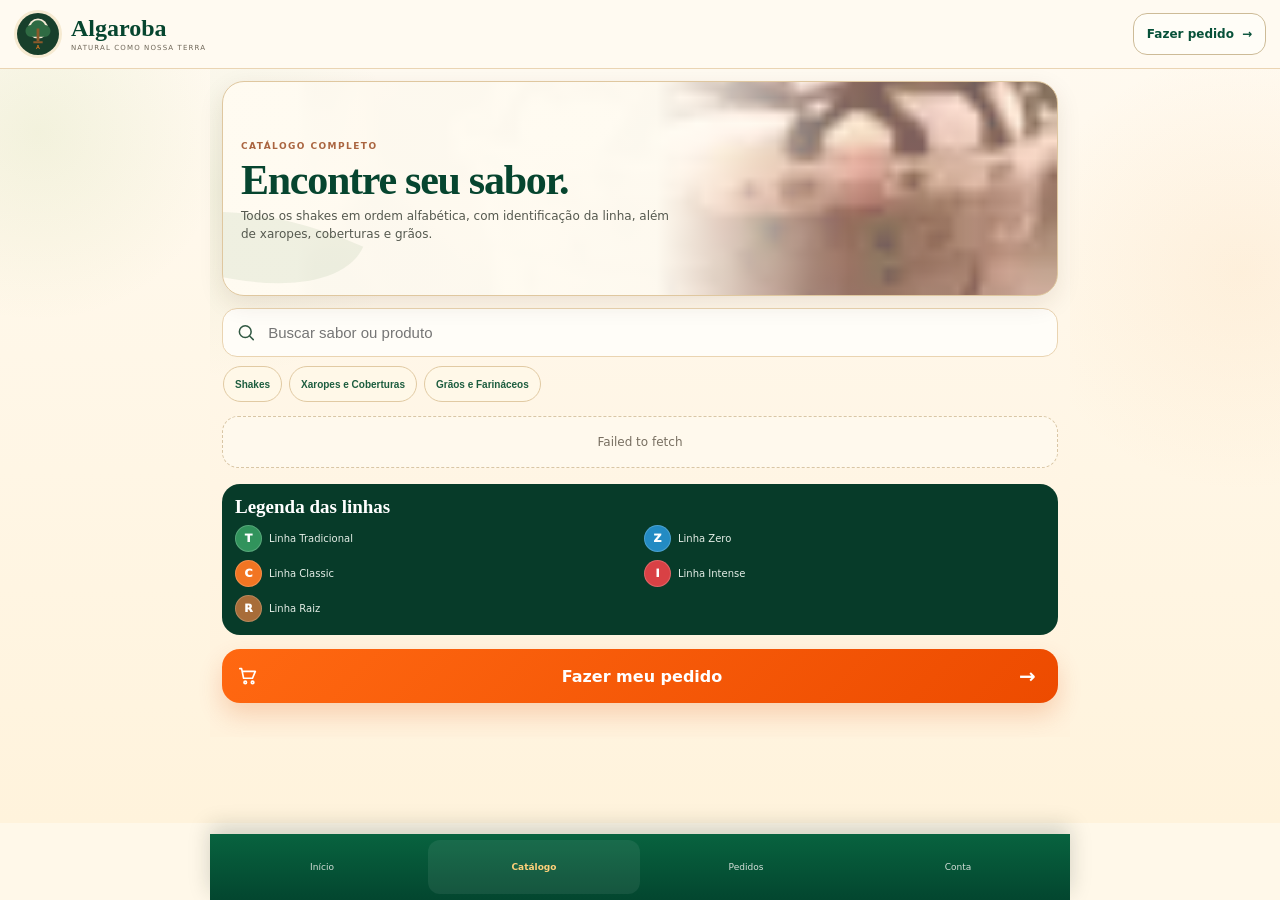
<file: fabrica/catalogo.html>
<!doctype html>
<html lang="pt-BR">
<head>
  <meta charset="utf-8">
  <meta name="viewport" content="width=device-width,initial-scale=1,viewport-fit=cover">
  <meta name="theme-color" content="#fff7e8">
  <meta name="color-scheme" content="only light">
  <meta name="supported-color-schemes" content="light">
  <meta name="description" content="Catálogo completo Algaroba Foods">
  <link rel="icon" href="../algaroba-icon.svg" type="image/svg+xml">
  <link rel="stylesheet" href="./catalogo.css?v=20261006-official2">
  <link rel="stylesheet" href="./official-theme.css?v=20261006-official2">
  <link rel="stylesheet" href="./reference-theme.css?v=20261006-bright2">
  <title>Catálogo Algaroba</title>
</head>
<body>
  <header class="catalog-top">
    <a class="catalog-brand" href="./" aria-label="Voltar ao portal Algaroba">
      <img src="../algaroba-icon.svg" alt="">
      <span><strong>Algaroba</strong><small>NATURAL COMO NOSSA TERRA</small></span>
    </a>
    <a class="order-link" href="./?abrir=pedido">Fazer pedido <b>→</b></a>
  </header>

  <main class="catalog-shell">
    <section class="catalog-hero">
      <div class="hero-copy">
        <span class="eyebrow">CATÁLOGO COMPLETO</span>
        <h1>Encontre seu sabor.</h1>
        <p>Todos os shakes em ordem alfabética, com identificação da linha, além de xaropes, coberturas e grãos.</p>
      </div>
      <div class="hero-shake" aria-hidden="true">
        <div class="hero-straw"></div>
        <div class="hero-cream"><i></i><i></i><i></i></div>
        <div class="hero-cup"><div class="hero-drip"></div><img src="../algaroba-icon.svg" alt=""></div>
      </div>
    </section>

    <section class="catalog-tools">
      <label class="search-box">
        <svg viewBox="0 0 24 24" aria-hidden="true"><circle cx="11" cy="11" r="7"/><path d="m16.5 16.5 4 4"/></svg>
        <input id="catalogSearch" type="search" placeholder="Buscar sabor ou produto">
      </label>
      <nav class="section-links" aria-label="Seções do catálogo">
        <button type="button" data-jump="shakes">Shakes</button>
        <button type="button" data-jump="syrups">Xaropes e Coberturas</button>
        <button type="button" data-jump="grains">Grãos e Farináceos</button>
      </nav>
    </section>

    <div id="catalogStatus" class="status-box">Carregando catálogo...</div>
    <div id="catalogContent"></div>

    <section class="legend" aria-label="Legenda das linhas">
      <h2>Legenda das linhas</h2>
      <div class="legend-grid">
        <span><b class="line-badge tradicional">T</b>Linha Tradicional</span>
        <span><b class="line-badge zero">Z</b>Linha Zero</span>
        <span><b class="line-badge classic">C</b>Linha Classic</span>
        <span><b class="line-badge intense">I</b>Linha Intense</span>
        <span><b class="line-badge raiz">R</b>Linha Raiz</span>
      </div>
    </section>

    <a class="catalog-cta" href="./?abrir=pedido">
      <svg viewBox="0 0 24 24" aria-hidden="true"><path d="M3 4h2l2.2 10.5h9.7L20 7H6"/><circle cx="9" cy="19" r="1.4"/><circle cx="17" cy="19" r="1.4"/></svg>
      <span>Fazer meu pedido</span><b>→</b>
    </a>
  </main>

  <footer class="catalog-footer">
    <a href="./">Início</a>
    <a class="active" href="./catalogo.html">Catálogo</a>
    <a href="./?abrir=pedidos">Pedidos</a>
    <a href="./?abrir=conta">Conta</a>
  </footer>

  <script src="./catalogo.js?v=20261006-ref1"></script>
</body>
</html>
</file>
<file: fabrica/app.css>
:root{
  --green:#123f2c;--green-2:#1b5d3f;--green-soft:#e8f1e8;--cream:#f7f0e2;--paper:#fffdf8;
  --orange:#d86d1c;--orange-soft:#f7e5d4;--ink:#17251d;--muted:#6f776f;--line:#e3dac8;
  --danger:#a43c31;--warning:#a56b12;--ok:#2a7045;--shadow:0 12px 28px rgba(27,48,36,.10);
  font-family:Inter,system-ui,-apple-system,BlinkMacSystemFont,"Segoe UI",sans-serif;color:var(--ink);background:#e9eee8
}
*{box-sizing:border-box}html{scroll-behavior:smooth}body{margin:0;background:#e9eee8}button,input,select,textarea{font:inherit}.hidden{display:none!important}
.app{width:min(100%,1180px);min-height:100vh;margin:auto;background:linear-gradient(180deg,#f8f2e6 0,#f6f0e5 48%,#f4eee2 100%)}
.topbar{position:sticky;top:0;z-index:40;display:flex;align-items:center;gap:12px;padding:10px 14px;background:rgba(248,242,230,.96);backdrop-filter:blur(14px);border-bottom:1px solid var(--line)}
.brand{min-width:0;display:flex;align-items:center;gap:10px;flex:1;border:0;background:transparent;text-align:left;color:inherit;padding:0;cursor:pointer}.brand-logo{width:58px;height:58px;border-radius:16px}.brand-copy{min-width:0}.brand-copy strong{display:block;color:var(--green);font-size:21px;line-height:1}.brand-copy small{display:block;margin-top:5px;font-size:9px;letter-spacing:.15em;white-space:nowrap}
.top-actions{display:flex;gap:7px}.top-button{position:relative;display:flex;align-items:center;gap:6px;border:1px solid var(--line);background:#fff;border-radius:14px;padding:10px 11px;color:var(--green);font-weight:800;cursor:pointer;box-shadow:0 5px 14px rgba(25,48,35,.05)}.cart-count{display:grid;place-items:center;min-width:20px;height:20px;padding:0 5px;border-radius:10px;background:var(--orange);color:#fff;font-size:11px}
.offline-banner{padding:8px 14px;background:#4f3b1a;color:#fff;text-align:center;font-size:12px}.main{padding:17px 16px 92px}
.hero{position:relative;overflow:hidden;border-radius:28px;padding:27px 23px;color:#fff;background:radial-gradient(circle at 93% 8%,rgba(124,157,107,.75) 0,transparent 34%),linear-gradient(135deg,#0c3425 0,#174d35 62%,#754919 100%);box-shadow:var(--shadow)}
.hero:after{content:"";position:absolute;width:230px;height:230px;right:-70px;bottom:-110px;border-radius:50%;background:radial-gradient(circle,#f1c777 0,#bd641d 28%,transparent 67%);opacity:.28}.hero>*{position:relative;z-index:1}.eyebrow{font-size:11px;text-transform:uppercase;letter-spacing:.12em;opacity:.9}.hero h1{font-size:37px;line-height:1.02;margin:8px 0 10px;max-width:650px}.hero p{max-width:670px;color:#f3ecdf;line-height:1.5;margin:0 0 18px}
.button{border:0;border-radius:14px;padding:12px 16px;background:var(--green);color:#fff;font-weight:850;cursor:pointer;transition:transform .12s ease,opacity .12s ease}.button:active{transform:scale(.98)}.button:disabled{opacity:.55;cursor:not-allowed}.button.orange{background:var(--orange)}.button.soft{background:var(--green-soft);color:var(--green)}.button.ghost{background:#fff;color:var(--green);border:1px solid #bdcdbf}.button.danger{background:var(--danger)}.hero .button{background:#f7e7c5;color:var(--green)}
.section-head{display:flex;align-items:end;justify-content:space-between;gap:12px;margin:25px 0 12px}.section-head h2{margin:0;font-size:23px}.section-head p,.section-head small{margin:3px 0 0;color:var(--muted);font-size:12px}
.grid{display:grid;grid-template-columns:repeat(auto-fit,minmax(165px,1fr));gap:11px}.category-card,.info-card,.product-card,.panel,.delivery-card,.login-card,.account-card{background:var(--paper);border:1px solid var(--line);box-shadow:0 7px 18px rgba(36,52,42,.055)}
.category-card{border-radius:19px;padding:15px;cursor:pointer}.category-icon{font-size:31px}.category-card strong{display:block;margin:9px 0 3px}.small{color:var(--muted);font-size:12px;line-height:1.4}
.info-card{border-radius:18px;padding:15px}.info-card .big-icon{font-size:29px}.info-card strong{display:block;margin:8px 0 4px}
.notice{padding:13px 14px;border:1px solid #ead18b;background:#fff2d0;border-radius:15px;font-size:13px;line-height:1.45}.notice.green{background:#e7f1e5;border-color:#bdd2ba}.notice.red{background:#f8e1dd;border-color:#e2b6ad;color:#7e3027}
.filterbar{display:flex;gap:7px;overflow:auto;padding-bottom:8px;scrollbar-width:none}.filterbar::-webkit-scrollbar{display:none}.chip{white-space:nowrap;border:1px solid var(--line);background:#fff;border-radius:18px;padding:8px 11px;color:var(--green);cursor:pointer}.chip.active{background:var(--green);color:#fff;border-color:var(--green)}
.products{display:grid;grid-template-columns:repeat(auto-fit,minmax(200px,1fr));gap:11px}.product-card{display:flex;flex-direction:column;border-radius:19px;padding:13px}.product-visual{height:100px;display:grid;place-items:center;border-radius:14px;background:linear-gradient(135deg,#ebddb9,#faf6ea);font-size:44px}.product-card h3{font-size:15px;margin:8px 0 5px}.product-meta{font-size:11px;color:var(--muted)}.prices{display:flex;flex-wrap:wrap;gap:6px;margin:8px 0}.price{font-size:11px;font-weight:850;padding:6px 8px;border-radius:9px;background:#e7f0e5}.price.retail{background:var(--orange-soft)}.soldout{margin:8px 0;color:var(--danger);font-weight:850;font-size:12px}.qtybar{display:flex;align-items:center;gap:7px;margin-top:auto}.qtybar button{height:34px;min-width:34px;border:0;border-radius:10px;background:#e7eee6;color:var(--green);font-weight:900;cursor:pointer}.qtybar .add{margin-left:auto;padding:0 10px;background:var(--green);color:#fff}
.panel{overflow:hidden;border-radius:20px}.row{display:grid;grid-template-columns:minmax(0,1fr) auto;gap:10px;padding:14px;border-bottom:1px solid var(--line)}.row:last-child{border-bottom:0}.row-title{font-weight:850}.row-sub{margin-top:3px;color:var(--muted);font-size:12px}.summary{padding:15px;background:#f0e8d8}.summary-line{display:flex;justify-content:space-between;padding:4px 0}.summary-line.total{font-size:20px;font-weight:900}
.delivery-card{border-radius:17px;padding:15px;margin:9px 0;cursor:pointer}.delivery-card.selected{border:2px solid var(--green);background:#edf5eb}.delivery-card strong{display:block}.delivery-card small{display:block;margin-top:5px;color:var(--muted);line-height:1.4}
.field{display:grid;gap:6px;margin:12px 0}.field label{font-size:12px;font-weight:800;color:#48564d}.field input,.field select,.field textarea{width:100%;border:1px solid #d7d0c3;background:#fff;border-radius:12px;padding:12px;color:var(--ink);outline:none}.field input:focus,.field select:focus,.field textarea:focus{border-color:#7fa08c;box-shadow:0 0 0 3px rgba(63,111,79,.11)}
.login-card,.account-card{max-width:470px;margin:14px auto;border-radius:22px;padding:19px}.login-mark{text-align:center;margin-bottom:10px}.login-mark img{width:92px;height:92px;border-radius:22px}.login-card h2{text-align:center;margin:8px 0}.rolebar{display:flex;align-items:center;gap:10px;padding:12px 14px;border-radius:15px;background:var(--green);color:#fff;margin-bottom:14px}.rolebar span{margin-left:auto;font-size:11px;opacity:.85}.kpis{display:grid;grid-template-columns:repeat(auto-fit,minmax(135px,1fr));gap:9px}.kpi{border:1px solid var(--line);background:#fff;border-radius:16px;padding:13px}.kpi b{font-size:21px;color:var(--green)}.kpi small{display:block;margin-top:3px;color:var(--muted)}
.status{display:inline-flex;padding:5px 8px;border-radius:10px;background:#edf1eb;font-size:10px;font-weight:850;text-transform:none}.status.ok{background:#d8edde;color:#27693f}.status.warn{background:#fff0c5;color:#80540d}.status.bad{background:#f5d9d5;color:#8a2c23}.empty{text-align:center;padding:34px 17px;color:var(--muted)}.empty .empty-icon{font-size:44px;margin-bottom:8px}.success{text-align:center;max-width:520px;margin:auto}.success-icon{font-size:58px}.success h2{margin:8px 0}
.actions{display:flex;gap:8px;flex-wrap:wrap}.actions .button{flex:1;min-width:120px}.inline-actions{display:flex;gap:6px;flex-wrap:wrap;justify-content:flex-end}.inline-actions .button{padding:8px 10px;font-size:11px}
.bottom-nav{position:fixed;bottom:0;left:50%;transform:translateX(-50%);z-index:40;width:min(100%,1180px);display:grid;grid-template-columns:repeat(5,1fr);padding:7px 7px calc(7px + env(safe-area-inset-bottom));background:rgba(255,253,248,.98);border-top:1px solid var(--line)}.bottom-nav button{border:0;background:transparent;color:#657068;padding:5px 2px;cursor:pointer}.bottom-nav button span{display:block;font-size:18px}.bottom-nav button small{font-size:9px}.bottom-nav button.active{color:var(--green);font-weight:900}
.toast{display:none;position:fixed;z-index:99;left:50%;bottom:84px;transform:translateX(-50%);max-width:90%;padding:11px 14px;border-radius:13px;background:#15231b;color:#fff;box-shadow:var(--shadow);font-size:13px}
.loading{display:flex;align-items:center;justify-content:center;gap:9px;padding:34px;color:var(--muted)}.spinner{width:18px;height:18px;border-radius:50%;border:2px solid #ced6cf;border-top-color:var(--green);animation:spin .8s linear infinite}@keyframes spin{to{transform:rotate(360deg)}}
@media(min-width:760px){.main{padding:24px 26px 100px}.hero{padding:37px}.hero h1{font-size:49px}.products{grid-template-columns:repeat(4,1fr)}.bottom-nav{max-width:760px;border:1px solid var(--line);border-radius:20px 20px 0 0}.brand-logo{width:64px;height:64px}}

.catalog-search{display:flex;align-items:center;gap:8px;margin:0 0 10px;padding:10px 12px;border:1px solid var(--line);border-radius:14px;background:#fff;box-shadow:0 5px 14px rgba(25,48,35,.04)}
.catalog-search input{width:100%;border:0;outline:0;background:transparent;color:var(--ink);font-size:14px}
.product-visual img{width:100%;height:100%;object-fit:cover;border-radius:14px}
.product-card.featured{border-color:#d8b87a;box-shadow:0 9px 24px rgba(134,92,33,.10)}
.product-description{font-size:12px;line-height:1.4;color:#59645c;margin:2px 0 5px}
.stock-line{display:flex;gap:6px;align-items:center;flex-wrap:wrap;margin:2px 0 5px}
.supply-badge,.featured-badge{display:inline-flex;padding:4px 7px;border-radius:9px;font-size:9px;font-weight:850}
.supply-badge.stock{background:#eef0f5;color:#485469}.supply-badge.made{background:#e5f0e4;color:#26663f}.featured-badge{background:#fff0c8;color:#875912}

.payment-grid{display:grid;grid-template-columns:repeat(auto-fit,minmax(145px,1fr));gap:9px}
.payment-card{display:grid;gap:5px;text-align:left;border:1px solid var(--line);background:#fff;border-radius:16px;padding:14px;color:var(--ink);cursor:pointer;box-shadow:0 6px 16px rgba(30,48,37,.05)}
.payment-card:hover{border-color:#9fb6a5}.payment-card:active{transform:scale(.99)}
.payment-card span{font-size:25px}.payment-card b{color:var(--green)}.payment-card small{color:var(--muted);line-height:1.35}
.row-sub.bad{color:var(--danger);font-weight:800}

.catalog-groups{display:grid;grid-template-columns:repeat(2,minmax(0,1fr));gap:11px}
.group-card{display:flex;align-items:center;gap:12px;text-align:left;border:1px solid var(--line);background:var(--paper);border-radius:20px;padding:15px;box-shadow:0 7px 18px rgba(35,51,41,.06);cursor:pointer;color:var(--ink)}
.group-card:active{transform:scale(.99)}
.group-card-icon{flex:0 0 48px;width:48px;height:48px;display:grid;place-items:center;border-radius:15px;background:linear-gradient(135deg,#e9dcb7,#fbf7ec);font-size:27px}
.group-card-copy{min-width:0;display:grid;gap:3px}.group-card-copy strong{font-size:14px;color:var(--green)}.group-card-copy span{font-size:11px;color:#5d675f;line-height:1.3}.group-card-copy small{font-size:10px;color:var(--muted)}
.catalog-group-head{display:grid;grid-template-columns:auto auto 1fr auto;align-items:center;gap:10px;margin:2px 0 12px}
.back-circle,.help-circle{width:38px;height:38px;border-radius:50%;border:1px solid var(--line);background:#fff;color:var(--green);font-weight:900;font-size:20px;cursor:pointer;box-shadow:0 4px 12px rgba(30,48,37,.05)}
.help-circle{background:var(--green);color:#fff;border-color:var(--green);font-size:16px}
.group-head-icon{width:54px;height:54px;border-radius:16px;background:linear-gradient(135deg,#ebddb8,#fbf6e8);display:grid;place-items:center;font-size:29px}
.group-head-copy{min-width:0}.group-head-copy h2{margin:1px 0 2px;font-size:24px}.group-head-copy p{margin:0;color:var(--muted);font-size:12px}.eyebrow.dark{color:#6a786d;opacity:1}
.group-intro{display:flex;align-items:flex-start;gap:8px;flex-wrap:wrap;padding:13px 14px;margin-bottom:10px;border:1px solid #c9d9c7;background:#edf5eb;border-radius:15px}
.group-intro>span{font-size:10px;font-weight:900;text-transform:uppercase;letter-spacing:.08em;color:var(--green)}.group-intro p{flex:1 1 260px;margin:0;font-size:12px;line-height:1.45;color:#46554b}.group-intro button{border:0;background:transparent;color:var(--green);font-size:11px;font-weight:900;cursor:pointer}
.line-explainer{display:flex;gap:12px;margin:0 0 11px;padding:15px;border-radius:18px;background:#173f2d;color:#fff;box-shadow:var(--shadow)}
.line-explainer-icon{font-size:31px}.line-explainer strong{font-size:15px}.line-explainer p{margin:5px 0 6px;font-size:12px;line-height:1.5;color:#f1eee5}.line-explainer small{display:block;color:#d9e3da;font-size:10px;line-height:1.4}
.catalog-result-head{display:flex;justify-content:space-between;align-items:center;margin:13px 1px 9px}.catalog-result-head b{font-size:16px}.catalog-result-head span{font-size:11px;color:var(--muted)}
@media(min-width:760px){.catalog-groups{grid-template-columns:repeat(4,minmax(0,1fr))}.group-card{min-height:108px}.group-card-copy strong{font-size:15px}}

.catalog-subsection{margin-top:14px}
.catalog-bottom-actions{display:flex;gap:8px;justify-content:space-between;flex-wrap:wrap;margin:20px 0 6px}
.catalog-bottom-actions .button{flex:1;min-width:150px}
.mini-checkout{position:fixed;left:50%;bottom:62px;transform:translateX(-50%);z-index:38;width:min(calc(100% - 20px),740px);display:flex;align-items:center;gap:10px;justify-content:space-between;padding:10px 12px;border:1px solid #d3c4a7;border-radius:17px;background:rgba(255,253,248,.97);box-shadow:0 14px 34px rgba(24,45,32,.18);backdrop-filter:blur(12px)}
.mini-checkout>div{min-width:0}.mini-checkout b{display:block;color:var(--green);font-size:12px}.mini-checkout small{display:block;margin-top:2px;color:var(--muted);font-size:10px}.mini-checkout .button{flex:0 0 auto;padding:10px 12px;font-size:11px}
@media(min-width:760px){.mini-checkout{bottom:70px}.catalog-bottom-actions{max-width:650px;margin-left:auto;margin-right:auto}}

/* Home enxuta: foco total em iniciar o pedido */
.home-focus{min-height:calc(100vh - 170px);display:flex;flex-direction:column;align-items:center;justify-content:center;text-align:center;padding:22px 8px 40px}
.home-brand-orbit{position:relative;width:min(78vw,340px);height:min(78vw,340px);display:grid;place-items:center;margin-bottom:12px;border-radius:50%;background:radial-gradient(circle at 50% 45%,rgba(255,255,255,.16) 0,rgba(255,255,255,.04) 42%,transparent 67%),linear-gradient(145deg,#0f3d2b,#203a27 64%,#6a4319);box-shadow:0 24px 50px rgba(22,43,31,.18)}
.home-logo{width:56%;height:56%;object-fit:contain;filter:drop-shadow(0 10px 16px rgba(0,0,0,.18))}
.home-shake{position:absolute;right:9%;bottom:8%;width:30%;height:30%;display:grid;place-items:center;border-radius:50%;background:#f7ead0;border:5px solid rgba(255,255,255,.78);font-size:clamp(46px,12vw,76px);box-shadow:0 12px 24px rgba(0,0,0,.18)}
.home-title{font-size:clamp(31px,8vw,48px);line-height:1;font-weight:950;color:var(--green);margin:6px 0 16px}
.home-order-button{width:min(100%,420px);padding:16px 18px;font-size:16px;background:var(--orange)}

/* Aba de informações */
.info-highlight{display:flex;gap:12px;align-items:flex-start;padding:14px;margin-bottom:10px;border:1px solid var(--line);border-radius:18px;background:#fff;box-shadow:0 6px 16px rgba(30,48,37,.05)}
.info-highlight-icon{flex:0 0 44px;width:44px;height:44px;border-radius:14px;display:grid;place-items:center;background:#eef4eb;font-size:24px}
.info-highlight strong{display:block;color:var(--green);margin-bottom:4px}.info-highlight p{margin:0;color:var(--muted);font-size:12px;line-height:1.5}
.info-lines{display:grid;gap:9px}.info-line-card{display:flex;gap:11px;padding:13px;border:1px solid var(--line);border-radius:17px;background:var(--paper)}
.info-line-icon{flex:0 0 42px;width:42px;height:42px;border-radius:13px;display:grid;place-items:center;background:linear-gradient(135deg,#ebddb9,#faf6ea);font-size:24px}
.info-line-card strong{display:block;color:var(--green)}.info-line-card span{display:block;color:#58645b;font-size:11px;margin:2px 0 4px}.info-line-card p{margin:0;color:var(--muted);font-size:11px;line-height:1.45}

/* Evita que o resumo flutuante e a navegação cubram o conteúdo */
.main{padding-bottom:118px}
.main:has(.mini-checkout){padding-bottom:245px}
.mini-checkout{bottom:76px}
.catalog-bottom-actions{margin-bottom:18px}

@media(max-width:480px){
  .topbar{padding:8px 10px}.brand-logo{width:54px;height:54px}.brand-copy strong{font-size:19px}.brand-copy small{font-size:8px}
  .top-button{padding:9px}.bottom-nav button small{font-size:8px}.mini-checkout{width:calc(100% - 16px);bottom:73px}
  .mini-checkout .button{max-width:52%;white-space:normal;line-height:1.15}
}
@media(min-width:760px){
  .home-focus{min-height:calc(100vh - 190px)}
  .info-lines{grid-template-columns:repeat(2,minmax(0,1fr))}
  .main:has(.mini-checkout){padding-bottom:225px}
}


/* Seleção por linha: os botões alteram apenas a quantidade provisória. */
.draft-quantity{
  margin-top:auto;
  display:grid;
  grid-template-columns:minmax(0,1fr) 42px minmax(0,1.12fr);
  gap:7px;
  align-items:center;
  padding-top:12px;
}
.draft-quantity button{
  min-width:0;
  border:none;
  border-radius:12px;
  padding:11px 4px;
  font-size:12px;
  font-weight:850;
  cursor:pointer;
  touch-action:manipulation;
}
.draft-remove{background:#eee6dc;color:#684a3f}
.draft-remove:disabled{opacity:.42;cursor:not-allowed}
.draft-add{background:var(--green);color:#fff}
.draft-number{
  display:grid;place-items:center;
  min-height:42px;
  font-size:20px;
  font-weight:950;
  font-variant-numeric:tabular-nums;
  color:var(--green);
}
.group-draft-action{
  margin:20px 0 12px;
  padding:17px 13px 14px;
  border-radius:20px;
  background:linear-gradient(145deg,#edf3e7,#fffaf0);
  border:1px solid #c3d7bb;
  box-shadow:0 9px 23px rgba(24,60,36,.07);
  text-align:center;
}
.group-draft-action small{
  display:block;
  color:#526757;
  font-size:12px;
  margin-bottom:12px;
  line-height:1.4;
}
.group-draft-button{
  display:block;
  width:100%;
  min-height:62px;
  padding:15px 12px;
  font-size:15px;
  white-space:normal;
  line-height:1.35;
  box-shadow:0 6px 14px rgba(180,78,19,.12);
}
.group-draft-button span{white-space:nowrap}
.group-pending{display:inline-flex!important;font-weight:800!important;color:var(--orange)!important}
.catalog-bottom-actions{margin-top:12px}
@media(max-width:370px){
  .draft-quantity{grid-template-columns:minmax(0,1fr) 32px minmax(0,1.1fr);gap:5px}
  .draft-quantity button{font-size:11px;padding:10px 2px}
  .draft-number{font-size:17px}
}

.auth-divider{display:flex;align-items:center;gap:10px;margin:14px 0;color:var(--muted);font-size:11px}
.auth-divider:before,.auth-divider:after{content:"";height:1px;background:var(--line);flex:1}
.auth-back{border:0;background:transparent;color:var(--green);font-weight:800;padding:0 0 8px;cursor:pointer}
.auth-success{text-align:center}.auth-success .success-icon{font-size:52px}
.step-pill{display:inline-flex;padding:5px 9px;border-radius:999px;background:var(--green-soft);color:var(--green);font-size:10px;font-weight:900;text-transform:uppercase;letter-spacing:.06em}
.address-grid{grid-template-columns:1fr 1fr}
@media(max-width:420px){.address-grid{grid-template-columns:1fr}}

.advantages-grid{display:grid;gap:9px}
.advantage-card{display:flex;gap:10px;align-items:flex-start;padding:13px;border:1px solid var(--line);border-radius:16px;background:#fff}
.advantage-card>span{font-size:25px}.advantage-card b{display:block;color:var(--green)}.advantage-card small{display:block;margin-top:3px;color:var(--muted);line-height:1.4}.advantage-card em{display:inline-flex;margin-top:6px;padding:4px 7px;border-radius:9px;background:var(--green-soft);color:var(--green);font-size:9px;font-style:normal;font-weight:850}
.advantage-empty{padding:18px;border:1px dashed var(--line);border-radius:15px;color:var(--muted);font-size:12px;text-align:center}
.admin-client-tool{padding:14px;border:1px solid var(--line);border-radius:20px;background:var(--paper);box-shadow:0 7px 18px rgba(35,51,41,.05)}
.admin-client-search{display:flex;gap:8px}.admin-client-search input{flex:1;min-width:0;border:1px solid var(--line);border-radius:13px;padding:11px;background:#fff;color:var(--ink)}
.admin-period{display:flex;gap:9px;flex-wrap:wrap;margin:10px 0}.admin-period label{display:flex;align-items:center;gap:6px;color:var(--muted);font-size:11px}.admin-period input{border:1px solid var(--line);border-radius:10px;padding:8px;background:#fff;color:var(--ink)}
.admin-client-results{display:grid;gap:7px;margin:10px 0}.admin-client-result{display:flex;justify-content:space-between;align-items:center;gap:10px;width:100%;text-align:left;padding:11px;border:1px solid var(--line);border-radius:13px;background:#fff;color:var(--ink);cursor:pointer}.admin-client-result b,.admin-client-result small{display:block}.admin-client-result small{margin-top:2px;color:var(--muted);font-size:10px}.admin-client-result>span{color:var(--green);font-size:10px;font-weight:850}
.admin-unified-report{margin-top:14px}.section-head.compact{margin:12px 0 8px}.section-head.compact h3{margin:0}.admin-history-list{margin-top:10px}
@media(min-width:760px){.advantages-grid{grid-template-columns:repeat(2,minmax(0,1fr))}.admin-client-kpis{grid-template-columns:repeat(4,1fr)}}

.cep-row{display:grid;grid-template-columns:minmax(0,1fr) auto;gap:8px;align-items:center}
.cep-row input{min-width:0}.cep-row .button{white-space:nowrap}
.cep-status{margin-top:5px;font-size:10px;line-height:1.35;color:var(--muted)}
.cep-status.loading-cep{color:#6c5a31}.cep-status.ok-cep{color:#2f6848;font-weight:750}
.cep-status.generic-cep{color:#7a572c;font-weight:750}.cep-status.error-cep{color:var(--danger);font-weight:750}
@media(max-width:370px){.cep-row{grid-template-columns:1fr}.cep-row .button{width:100%}}

/* =========================================================
   ALGAROBA PREMIUM UI — visual only
   ========================================================= */
:root{
  --green:#0b3324;
  --green-2:#164b35;
  --green-3:#286247;
  --green-soft:#e9f0e7;
  --cream:#f5ead5;
  --cream-2:#fff9ee;
  --paper:#fffaf0;
  --orange:#e65f13;
  --orange-2:#b94b12;
  --orange-soft:#fff0e4;
  --gold:#c99a52;
  --ink:#17231d;
  --muted:#687168;
  --line:#e8dbc5;
  --shadow:0 18px 45px rgba(23,42,30,.11);
  --shadow-soft:0 8px 22px rgba(23,42,30,.075);
}
html,body{background:#e9eee8}
body{font-family:Inter,ui-sans-serif,system-ui,-apple-system,BlinkMacSystemFont,"Segoe UI",sans-serif}
.app{background:
  radial-gradient(circle at 0 0,rgba(201,154,82,.10),transparent 22rem),
  linear-gradient(180deg,#fffaf0 0,#f7eedf 52%,#f3eadc 100%);
  box-shadow:0 0 0 1px rgba(12,51,36,.04)
}
.topbar{
  min-height:78px;padding:10px 14px;background:rgba(9,48,33,.97);
  border-bottom:1px solid rgba(255,255,255,.08);box-shadow:0 8px 24px rgba(7,31,22,.14)
}
.brand{gap:11px}.brand-logo{width:50px;height:50px;border-radius:50%;background:#f6ebd5;padding:4px;box-shadow:0 4px 12px rgba(0,0,0,.15)}
.brand-copy strong{font-family:Georgia,"Times New Roman",serif;color:#fff6e4;font-size:25px;font-weight:700;letter-spacing:-.03em}
.brand-copy small{color:#d7c9ad;font-size:8px;letter-spacing:.20em}
.top-actions{gap:8px}.top-button{min-height:43px;border:1px solid rgba(255,255,255,.14);background:rgba(255,255,255,.08);color:#fff3dc;border-radius:14px;box-shadow:none}
.top-button svg{width:21px;height:21px;fill:none;stroke:currentColor;stroke-width:1.8;stroke-linecap:round;stroke-linejoin:round}
.cart-count{position:absolute;right:-3px;top:-5px;background:var(--orange);box-shadow:0 2px 7px rgba(230,95,19,.38)}
.main{padding:18px 14px 118px}
.section-head{align-items:center;margin:22px 2px 12px}.section-head h2{font-family:Georgia,"Times New Roman",serif;color:var(--green);font-size:26px;letter-spacing:-.025em}.section-head p{font-size:11px}
.button{min-height:45px;border-radius:14px;letter-spacing:.005em;box-shadow:0 7px 15px rgba(11,51,36,.10)}
.button.orange{background:linear-gradient(135deg,#f36b19 0,#d9530e 100%);box-shadow:0 10px 22px rgba(217,83,14,.22)}
.button.ghost{background:rgba(255,250,240,.86);border:1px solid #d9c8ad}
.panel,.delivery-card,.login-card,.account-card,.product-card{background:rgba(255,252,246,.94);border:1px solid rgba(199,173,132,.43);box-shadow:var(--shadow-soft)}
.notice{border-radius:16px;border-color:#ead8b9;background:#fff5dc}.notice.green{background:#edf4e9;border-color:#c9dac7}

/* Home */
.premium-home{min-height:calc(100svh - 196px);padding:4px 0 18px;justify-content:flex-start}
.home-hero-card{position:relative;width:100%;min-height:600px;overflow:hidden;border-radius:30px;background:
  linear-gradient(180deg,rgba(8,43,29,.08),rgba(8,43,29,.42)),
  radial-gradient(circle at 12% 18%,#4f7b4b 0,transparent 21rem),
  linear-gradient(145deg,#0b3424 0,#123f2b 56%,#09271d 100%);
  box-shadow:0 22px 55px rgba(8,39,27,.22);isolation:isolate
}
.home-hero-card:before,.home-hero-card:after{content:"";position:absolute;border-radius:60% 40% 55% 45%;filter:blur(.2px);opacity:.42;z-index:-1}
.home-hero-card:before{width:230px;height:145px;left:-65px;top:110px;background:#6c9253;transform:rotate(-25deg)}
.home-hero-card:after{width:250px;height:165px;right:-105px;top:42px;background:#78965b;transform:rotate(28deg)}
.home-organic{position:absolute;width:180px;height:55px;border-radius:100% 0 100% 0;background:linear-gradient(90deg,#7aa05e,#264e32);opacity:.65}
.home-organic-a{left:-60px;bottom:170px;transform:rotate(25deg)}.home-organic-b{right:-70px;bottom:250px;transform:rotate(-28deg)}
.home-brand-lockup{position:relative;z-index:2;display:flex;align-items:center;gap:13px;padding:24px 22px 0;text-align:left}
.home-brand-lockup .home-logo{width:66px;height:66px;border-radius:50%;padding:4px;background:#f8ead0;filter:drop-shadow(0 8px 14px rgba(0,0,0,.16))}
.home-wordmark strong{display:block;font-family:Georgia,"Times New Roman",serif;font-size:34px;line-height:.95;color:#fff5df;letter-spacing:-.04em}
.home-wordmark span{display:block;margin-top:7px;color:#d8c9aa;font-size:8px;letter-spacing:.22em}
.shake-stage{position:relative;height:390px;margin:5px auto 0;display:grid;place-items:center}
.shake-shadow{position:absolute;bottom:22px;width:210px;height:34px;border-radius:50%;background:rgba(0,0,0,.28);filter:blur(10px)}
.shake-cup{position:relative;width:180px;height:260px;margin-top:38px;border-radius:42px 42px 58px 58px;background:
  linear-gradient(90deg,rgba(255,255,255,.22),transparent 18%,transparent 82%,rgba(0,0,0,.08)),
  linear-gradient(180deg,#d9a16d 0,#a65f3d 52%,#743820 100%);
  border:4px solid rgba(255,238,210,.55);box-shadow:0 22px 34px rgba(0,0,0,.30),inset 0 0 0 1px rgba(255,255,255,.18)
}
.shake-cup:before{content:"";position:absolute;left:12px;right:12px;top:-13px;height:30px;border-radius:50%;background:#f1d4aa;border:4px solid #ead0ab;box-shadow:inset 0 -8px 0 #9d5636}
.shake-straw{position:absolute;width:9px;height:92px;background:#d65728;right:35px;top:-85px;border-radius:7px;transform:rotate(7deg);transform-origin:bottom}
.shake-straw:before{content:"";position:absolute;width:48px;height:9px;right:0;top:0;border-radius:8px;background:#d65728}
.shake-cream{position:absolute;left:22px;right:22px;top:-55px;height:58px;display:flex;align-items:end;justify-content:center}
.shake-cream i{display:block;border-radius:50% 50% 35% 35%;background:#f5e0bd;box-shadow:inset 0 -7px 0 rgba(181,116,72,.18)}
.shake-cream i:nth-child(1){width:60px;height:43px;margin-right:-18px}.shake-cream i:nth-child(2){width:72px;height:62px;z-index:2}.shake-cream i:nth-child(3){width:58px;height:40px;margin-left:-18px}
.shake-drip{position:absolute;left:18px;right:18px;top:20px;height:34px;background:linear-gradient(90deg,#5e2e1f,#8e412a,#5a2c1e);clip-path:polygon(0 0,100% 0,100% 40%,82% 33%,76% 90%,66% 35%,48% 50%,38% 100%,30% 38%,16% 52%,0 35%)}
.shake-label{position:absolute;left:50%;top:110px;transform:translateX(-50%);width:86px;height:86px;display:grid;place-items:center;border-radius:50%;background:rgba(248,235,208,.90);box-shadow:0 6px 18px rgba(0,0,0,.18)}
.shake-label img{width:72px;height:72px}
.home-cta{position:absolute;z-index:3;left:18px;right:18px;bottom:20px}
.home-cta h1{margin:0 0 13px;font-family:Georgia,"Times New Roman",serif;font-size:34px;color:#fff5df;text-shadow:0 2px 12px rgba(0,0,0,.20)}
.home-order-button{display:grid;grid-template-columns:32px 1fr 24px;align-items:center;gap:8px;width:100%;min-height:58px;padding:10px 15px;border-radius:18px;font-size:14px;background:linear-gradient(135deg,#f36b19,#d44e08);box-shadow:0 14px 28px rgba(205,75,8,.34)}
.home-order-button .button-icon{display:grid;place-items:center}.home-order-button svg{width:27px;height:27px;fill:none;stroke:currentColor;stroke-width:1.8;stroke-linecap:round;stroke-linejoin:round}.button-arrow{font-size:21px}

/* Group/category cards */
.catalog-groups{grid-template-columns:1fr;gap:10px}
.group-card{position:relative;overflow:hidden;min-height:105px;padding:0;gap:0;border-radius:20px;background:linear-gradient(135deg,#fffaf0,#f7ead4);border-color:#e1ccb0;box-shadow:0 9px 20px rgba(53,42,27,.07)}
.group-card:after{content:"›";position:absolute;right:13px;top:50%;transform:translateY(-50%);display:grid;place-items:center;width:31px;height:31px;border-radius:50%;background:var(--green);color:#fff;font-size:24px;font-family:Georgia,serif}
.group-card:nth-child(2),.group-card:nth-child(3){background:linear-gradient(135deg,#f7e4c7,#f1c995)}
.group-card:nth-child(3){background:linear-gradient(135deg,#55321f,#241c16);border-color:#5a3c2b}.group-card:nth-child(3) .group-card-copy strong,.group-card:nth-child(3) .group-card-copy span,.group-card:nth-child(3) .group-card-copy small{color:#fff1d9}
.group-card-icon{flex:0 0 105px;width:105px;height:105px;border-radius:0;background:radial-gradient(circle at 40% 35%,#f3d3a2,#bd7a45 70%,#804128);color:#163d2a}
.group-card:nth-child(3) .group-card-icon{background:radial-gradient(circle at 40% 35%,#9b6347,#4e2c20 72%,#241712);color:#f4dfbc}
.group-card-icon svg,.group-head-icon svg,.line-explainer-icon svg,.info-line-icon svg{width:42px;height:42px;fill:none;stroke:currentColor;stroke-width:1.8;stroke-linecap:round;stroke-linejoin:round}
.group-card-copy{padding:15px 48px 15px 15px}.group-card-copy strong{font-family:Georgia,"Times New Roman",serif;font-size:19px;color:var(--green)}.group-card-copy span{font-size:11px}.group-card-copy small{margin-top:3px}
.group-pending{display:inline-flex!important;width:max-content;padding:4px 7px;border-radius:8px;background:#e9f0e7;color:#1f6041!important;font-weight:800}
.catalog-group-head{padding:9px 0}.group-head-icon{color:var(--green);background:#f1dfbd}.group-head-copy h2{font-family:Georgia,"Times New Roman",serif;font-size:26px;color:var(--green)}
.back-circle,.help-circle{box-shadow:none;border-color:#dccbac}.help-circle{background:var(--green)}
.group-intro{background:#f3eddf;border-color:#dfcfb6}.line-explainer{background:linear-gradient(135deg,#103d2c,#0a2e21);border:1px solid rgba(255,255,255,.08)}

/* Search */
.catalog-search{border-radius:16px;border-color:#decdb3;background:rgba(255,253,247,.96);box-shadow:none}.catalog-search span{filter:grayscale(1);opacity:.65}

/* Product cards */
.products{grid-template-columns:repeat(2,minmax(0,1fr));gap:9px}
.product-card{padding:9px;border-radius:18px;min-width:0}
.product-visual{position:relative;height:128px;overflow:hidden;border-radius:14px;background:
  radial-gradient(circle at 28% 22%,rgba(255,255,255,.8),transparent 32%),
  linear-gradient(145deg,#f2dfbf,#d6a46e);font-size:0}
.product-visual.type-intense{background:radial-gradient(circle at 28% 22%,rgba(255,255,255,.16),transparent 32%),linear-gradient(145deg,#7b5138,#31221a)}
.product-visual.type-zero{background:linear-gradient(145deg,#dce8ce,#95b47c)}
.product-visual.type-grain{background:linear-gradient(145deg,#efe0bd,#c59154)}
.product-visual.type-syrup,.product-visual.type-topping{background:linear-gradient(145deg,#f0d6a1,#9a552b)}
.product-fallback{position:relative;display:block;width:68px;height:94px;margin:auto;border-radius:18px 18px 25px 25px;background:linear-gradient(90deg,rgba(255,255,255,.25),transparent 22%),linear-gradient(180deg,#d6a16e,#8d492e);border:2px solid rgba(255,255,255,.55);box-shadow:0 12px 20px rgba(77,46,26,.20)}
.product-fallback:before{content:"";position:absolute;left:5px;right:5px;top:-5px;height:12px;border-radius:50%;background:#f4dfba;border:2px solid #d5ae79}
.product-fallback:after{content:"";position:absolute;width:5px;height:35px;right:14px;top:-34px;border-radius:5px;background:#b14d2b;transform:rotate(8deg)}
.product-fallback.type-syrup,.product-fallback.type-topping{width:48px;height:92px;border-radius:9px 9px 13px 13px;background:linear-gradient(90deg,rgba(255,255,255,.25),transparent),linear-gradient(#aa5a2c,#67301d)}
.product-fallback.type-syrup:after,.product-fallback.type-topping:after{display:none}.product-fallback.type-syrup:before,.product-fallback.type-topping:before{left:10px;right:10px;top:-9px;height:10px;border-radius:3px;background:#2d3d2d}
.product-fallback.type-grain{width:94px;height:55px;margin-top:35px;border-radius:50% 50% 22px 22px;background:linear-gradient(#d9b273,#aa7136)}.product-fallback.type-grain:after,.product-fallback.type-grain:before{display:none}
.product-fallback b{position:absolute;left:50%;top:50%;transform:translate(-50%,-42%);font-family:Georgia,serif;font-size:23px;color:#f9ead0}.product-fallback.type-grain b{color:#5e3a1f}
.product-visual img{border-radius:14px}.product-meta{margin-top:7px;font-size:9px;text-transform:uppercase;letter-spacing:.055em}.product-card h3{margin:3px 0 3px;font-family:Georgia,"Times New Roman",serif;font-size:16px;line-height:1.08;color:#1a2c22}
.product-description{font-size:10px;line-height:1.35;display:-webkit-box;-webkit-line-clamp:2;-webkit-box-orient:vertical;overflow:hidden}
.stock-line{margin:4px 0}.supply-badge,.featured-badge{font-size:8px;border-radius:7px}.supply-badge.made{background:#e4eee3;color:#1b6540}
.prices{display:grid;gap:3px;margin:6px 0}.price{padding:0;background:transparent!important;font-size:10px;color:var(--green)}.price.retail{color:#a9481c}.price:before{font-weight:500}
.draft-quantity{display:grid!important;grid-template-columns:minmax(0,1fr) 38px minmax(0,1fr);gap:5px;align-items:center;margin-top:auto;padding-top:6px}
.draft-remove,.draft-add{min-width:0!important;height:37px!important;padding:0 6px!important;border-radius:10px!important;font-size:10px!important;font-weight:850!important}
.draft-remove{background:#f3ecdf!important;color:#4b5d51!important}.draft-add{background:var(--green)!important;color:#fff!important}
.draft-number{font-size:18px;font-weight:900;text-align:center;color:var(--green)}
.group-draft-action{margin-top:17px;padding:13px;border-radius:18px;background:linear-gradient(135deg,#153f2d,#0a3021);box-shadow:0 13px 28px rgba(10,48,33,.18)}.group-draft-action small{color:#d6e1d7}.group-draft-button{margin-top:8px;box-shadow:none}

/* Cart / checkout */
.panel{border-radius:19px}.row{padding:13px}.row-title{font-family:Georgia,"Times New Roman",serif;color:#17382a}.summary{background:linear-gradient(135deg,#f5ead7,#eee0c9);border-top:1px solid #dec8a6}.summary-line.total{color:var(--green)}
.delivery-card{border-radius:18px;background:#fffaf0}.delivery-card.selected{border:2px solid var(--orange);background:#fff4e9}
.field input,.field select,.field textarea{border-radius:13px;border-color:#dccdb5;background:#fffdf8}.field input:focus,.field select:focus,.field textarea:focus{border-color:#4f7c62;box-shadow:0 0 0 3px rgba(44,102,71,.10)}

/* Account/info/admin */
.login-card,.account-card{border-radius:24px}.login-mark img{border-radius:50%;background:#f5ead3;padding:6px}
.info-highlight,.info-line-card,.advantage-card,.admin-client-tool{border-color:#dfcfb6;background:#fffaf0;box-shadow:var(--shadow-soft)}
.info-highlight-icon,.info-line-icon{background:#efe2c7;color:var(--green)}.info-line-icon{font-size:0}
.info-line-icon svg{display:block}
.rolebar{background:linear-gradient(135deg,#0c3626,#174d36);border:1px solid rgba(255,255,255,.08);border-radius:17px}

/* Bottom nav */
.bottom-nav{width:min(100%,760px);padding:6px 6px calc(6px + env(safe-area-inset-bottom));background:rgba(8,45,31,.98);border:1px solid rgba(255,255,255,.07);border-bottom:0;box-shadow:0 -10px 26px rgba(8,38,27,.18)}
.bottom-nav button{min-height:53px;color:#c5d0c6;border-radius:12px;transition:.15s}.bottom-nav button span{height:23px;display:grid;place-items:center}.bottom-nav button svg{width:20px;height:20px;fill:none;stroke:currentColor;stroke-width:1.75;stroke-linecap:round;stroke-linejoin:round}.bottom-nav button small{font-size:8px}.bottom-nav button.active{color:#ffd8a7;background:rgba(255,255,255,.07)}
.toast{background:#102d21;border:1px solid rgba(255,255,255,.09);bottom:88px}

/* Floating cart */
.mini-checkout{border-color:#d8c6a9;background:rgba(255,250,239,.98);box-shadow:0 16px 40px rgba(21,42,30,.18)}.mini-checkout b{color:var(--green)}

/* Responsive */
@media(max-width:390px){
  .topbar{min-height:68px}.brand-logo{width:44px;height:44px}.brand-copy strong{font-size:21px}.brand-copy small{font-size:7px}
  .top-button{padding:8px 9px}.top-button #accountLabel{max-width:70px;overflow:hidden;text-overflow:ellipsis;white-space:nowrap}
  .main{padding-left:10px;padding-right:10px}.home-hero-card{min-height:560px;border-radius:24px}.shake-stage{height:355px}.shake-cup{transform:scale(.90)}
  .products{gap:7px}.product-card{padding:7px}.product-visual{height:112px}.product-card h3{font-size:14px}.draft-remove,.draft-add{font-size:9px!important;padding:0 3px!important}
}
@media(min-width:760px){
  .main{padding:26px 28px 110px}.premium-home{max-width:860px;margin:auto}.home-hero-card{min-height:690px}.shake-stage{height:460px}.shake-cup{transform:scale(1.16)}
  .catalog-groups{grid-template-columns:repeat(2,minmax(0,1fr))}.products{grid-template-columns:repeat(4,minmax(0,1fr))}
}

html{color-scheme:light;-webkit-text-size-adjust:100%;text-size-adjust:100%}
body,.app{color-scheme:light}

/* =========================================================
   ALGAROBA MOCKUP MATCH — aproxima o app da referência aprovada
   ========================================================= */
:root{
  --green:#073b29;--green-2:#0d5138;--cream:#fbf1dc;--paper:#fffaf0;
  --orange:#f05a0a;--orange-2:#d74900;--ink:#183124;--muted:#756f64;--line:#ead7b4;
}
html,body{background:#efe7d7!important;color-scheme:light}
.app{background:#fbf1dc!important;color:var(--ink)}
.topbar{background:#073b29!important;border-bottom:1px solid rgba(255,255,255,.1);box-shadow:none!important}
.brand-copy strong{color:#fff8e8!important}.brand-copy small{color:#c9b993!important}
.top-button{background:rgba(255,255,255,.06)!important;border-color:rgba(255,255,255,.16)!important;color:#fff8e7!important}
.main{padding:14px 12px 156px!important}
.bottom-nav{background:#073b29!important;box-shadow:0 -8px 22px rgba(4,36,24,.20)!important}
.bottom-nav button{color:#cbd4ca!important}.bottom-nav button.active{background:rgba(255,255,255,.06)!important;color:#ffb35f!important}
.bottom-nav button.active small{color:#ffd59d!important}

/* Home */
.mock-home{min-height:calc(100svh - 205px);padding:0}
.mock-home-inner{position:relative;min-height:650px;overflow:hidden;border-radius:0 0 28px 28px;background:
  radial-gradient(circle at 45% 36%,rgba(255,255,255,.85),transparent 24%),
  linear-gradient(180deg,#fff7e4 0,#f5e5c7 100%);border:1px solid #ead4ad}
.mock-home-inner:after{content:"";position:absolute;left:0;right:0;bottom:0;height:42%;background:linear-gradient(180deg,transparent,rgba(76,112,49,.10));pointer-events:none}
.mock-home-brand{position:relative;z-index:3;display:flex;justify-content:center;align-items:center;gap:10px;padding:28px 18px 0;text-align:left}
.mock-home-brand img{width:74px;height:74px;object-fit:contain}
.mock-home-brand strong{display:block;font-family:Georgia,"Times New Roman",serif;font-size:37px;line-height:.92;color:#103c2b;letter-spacing:-.04em}
.mock-home-brand span{display:block;margin-top:7px;font-size:8px;letter-spacing:.18em;color:#6d6b58}
.mock-home-copy{position:absolute;z-index:4;left:22px;top:155px;width:47%}
.mock-home-copy h1{margin:0 0 10px;font-family:Georgia,"Times New Roman",serif;font-size:34px;line-height:.96;color:#123d2d;letter-spacing:-.025em}
.mock-home-copy p{margin:0;font-family:Georgia,"Times New Roman",serif;font-size:15px;line-height:1.12;color:#3d4339}
.mock-shake{position:absolute;z-index:3;right:20px;top:195px;width:52%;height:310px}
.mock-cup{position:absolute;left:50%;bottom:5px;transform:translateX(-50%);width:150px;height:215px;border-radius:28px 28px 45px 45px;background:
  linear-gradient(90deg,rgba(255,255,255,.34),transparent 20%,transparent 80%,rgba(89,42,19,.10)),
  linear-gradient(180deg,#d8a679,#bd7450 55%,#9a553b);border:3px solid #e8bd8c;box-shadow:0 22px 35px rgba(72,43,22,.22)}
.mock-cup:before{content:"";position:absolute;left:7px;right:7px;top:-10px;height:22px;border-radius:50%;background:#f0d4a7;border:3px solid #c98358}
.mock-choco{position:absolute;left:12px;right:12px;top:10px;height:28px;background:#63321e;clip-path:polygon(0 0,100% 0,100% 35%,86% 30%,80% 100%,70% 35%,54% 50%,43% 95%,33% 34%,17% 55%,0 35%)}
.mock-label{position:absolute;left:50%;top:88px;transform:translateX(-50%);width:68px;height:68px;border-radius:50%;display:grid;place-items:center;background:#f8ead0}.mock-label img{width:58px;height:58px}
.mock-cream{position:absolute;z-index:4;left:50%;top:52px;transform:translateX(-50%);width:150px;height:73px;display:flex;justify-content:center;align-items:end}
.mock-cream i{background:#ead2ad;border-radius:50% 50% 35% 35%;box-shadow:inset 0 -7px rgba(155,87,44,.14)}
.mock-cream i:nth-child(1){width:56px;height:48px;margin-right:-18px}.mock-cream i:nth-child(2){width:68px;height:70px;z-index:2}.mock-cream i:nth-child(3){width:55px;height:45px;margin-left:-18px}
.mock-straw{position:absolute;z-index:5;right:25px;top:20px;width:8px;height:98px;border-radius:6px;background:#a73a24;transform:rotate(8deg)}
.mock-straw:before{content:"";position:absolute;right:0;top:0;width:42px;height:8px;border-radius:6px;background:#a73a24}
.mock-leaf{position:absolute;z-index:1;width:125px;height:58px;border-radius:100% 0 100% 0;background:linear-gradient(135deg,#719049,#315f32);opacity:.85}
.mock-leaf-1{left:-45px;top:70px;transform:rotate(32deg)}.mock-leaf-2{right:-52px;top:110px;transform:rotate(-22deg)}.mock-leaf-3{left:-55px;bottom:110px;transform:rotate(-18deg)}
.mock-home-actions{position:absolute;z-index:7;left:18px;right:18px;bottom:18px;display:grid;gap:9px}
.mock-primary{display:grid!important;grid-template-columns:28px 1fr 22px;align-items:center;width:100%;min-height:56px;border-radius:18px!important;background:linear-gradient(135deg,#ff6a12,#ee4c00)!important;box-shadow:0 11px 24px rgba(218,72,0,.22)!important;font-size:16px!important}
.cart-line-icon svg{width:22px;height:22px;fill:none;stroke:currentColor;stroke-width:1.8;stroke-linecap:round;stroke-linejoin:round}
.mock-secondary{display:grid;grid-template-columns:35px 1fr 20px;align-items:center;gap:8px;padding:10px 14px;border:1px solid #dfcda9;border-radius:16px;background:rgba(255,251,241,.96);text-align:left;color:#193c2c}.mock-secondary>span{font-size:24px}.mock-secondary b,.mock-secondary small{display:block}.mock-secondary small{margin-top:2px;color:#777064;font-size:10px}.mock-secondary>strong{font-size:24px}

/* Categories */
.mock-page-head{padding:4px 2px 10px}.mock-page-head h2{margin:0;font-family:Georgia,"Times New Roman",serif;font-size:27px;color:#123c2c}.mock-page-head p{margin:4px 0 0;color:#6d6d62;font-size:11px}
.mock-category-list{display:grid;gap:9px}
.mock-category-card{position:relative;display:grid;grid-template-columns:128px 1fr 34px;align-items:stretch;min-height:116px;padding:0;overflow:hidden;border:1px solid #e3cda8;border-radius:18px;background:#fff6e2;color:#183124;text-align:left;box-shadow:0 5px 14px rgba(55,43,24,.06)}
.group-scene{position:relative;overflow:hidden;min-height:116px;background:linear-gradient(145deg,#dcc188,#ad7d45)}
.scene-classic{background:linear-gradient(145deg,#cf804c,#78381e)}.scene-intense{background:linear-gradient(145deg,#61331e,#24150f)}.scene-grain{background:linear-gradient(145deg,#e3c68c,#aa703b)}.scene-syrup{background:linear-gradient(145deg,#cb7b31,#6a321c)}
.scene-product{position:absolute;left:50%;bottom:12px;transform:translateX(-50%);width:55px;height:78px;border-radius:15px 15px 21px 21px;background:linear-gradient(90deg,rgba(255,255,255,.3),transparent 24%),linear-gradient(#d9a777,#8f4d31);border:2px solid rgba(255,255,255,.6);box-shadow:0 10px 15px rgba(62,34,17,.18)}
.scene-product:before{content:"";position:absolute;left:5px;right:5px;top:-5px;height:11px;border-radius:50%;background:#f0d3a2}.scene-product:after{content:"";position:absolute;width:5px;height:28px;right:10px;top:-27px;border-radius:5px;background:#a6402a;transform:rotate(8deg)}
.scene-product b{position:absolute;left:50%;top:50%;transform:translate(-50%,-40%);font-family:Georgia,serif;color:#f7e5c5;font-size:17px}
.scene-grain .scene-product{width:78px;height:42px;border-radius:50% 50% 15px 15px;background:#c38b4d}.scene-grain .scene-product:before,.scene-grain .scene-product:after{display:none}
.scene-syrup .scene-product{width:42px;height:78px;border-radius:7px 7px 11px 11px;background:linear-gradient(#925226,#4b2517)}.scene-syrup .scene-product:before{left:8px;right:8px;top:-8px;height:8px;border-radius:2px;background:#233a29}.scene-syrup .scene-product:after{display:none}
.scene-leaf{position:absolute;width:62px;height:27px;border-radius:100% 0 100% 0;background:#607f45;opacity:.65}.scene-leaf.leaf-a{left:-16px;top:13px;transform:rotate(25deg)}.scene-leaf.leaf-b{right:-22px;bottom:15px;transform:rotate(-35deg)}
.mock-category-copy{padding:14px 4px 12px 14px;align-self:center}.mock-category-copy strong{display:block;font-family:Georgia,"Times New Roman",serif;font-size:20px;line-height:1;color:#173b2b}.mock-category-copy span{display:block;margin-top:6px;font-size:11px;line-height:1.3;color:#58594f}.mock-category-copy small{display:block;margin-top:7px;font-size:9px;color:#7a7164}
.mock-category-arrow{align-self:center;justify-self:center;display:grid;place-items:center;width:28px;height:28px;border-radius:50%;background:#245e3e;color:#fff;font-style:normal;font-size:22px}
.mock-finalize{padding-bottom:8px}

/* Catalog/product list */
.catalog-group-head{background:#073b29;color:#fff;padding:11px 10px;margin:-14px -12px 10px;border-radius:0}.group-head-copy h2{color:#fff!important;font-size:24px}.group-head-copy p,.eyebrow.dark{color:#d9e5db!important}.group-head-icon{background:#f4e7c8!important;color:#174a35!important}
.group-intro{background:#fff9eb!important;border-color:#e6d2ad!important}.catalog-search{background:#fffdf6!important;border-color:#e5d4b9!important}
.products{display:grid!important;grid-template-columns:1fr!important;gap:8px!important}
.mock-product-card{display:grid;grid-template-columns:102px minmax(0,1fr) auto;gap:10px;align-items:center;padding:8px;border:1px solid #e9d8b9;border-radius:15px;background:#fffaf0;box-shadow:0 4px 10px rgba(52,40,22,.045)}
.mock-product-photo{height:105px;border-radius:12px;overflow:hidden;display:grid;place-items:center;background:linear-gradient(145deg,#efd7a8,#bf7c48)}.mock-product-photo.type-intense{background:linear-gradient(145deg,#a76742,#382017)}.mock-product-photo.type-zero{background:linear-gradient(145deg,#dce8c9,#8eb275)}.mock-product-photo.type-grain{background:linear-gradient(145deg,#e7c986,#ad733a)}.mock-product-photo.type-syrup,.mock-product-photo.type-topping{background:linear-gradient(145deg,#d48c3f,#6e351d)}.mock-product-photo img{width:100%;height:100%;object-fit:cover}
.mock-product-photo .product-fallback{transform:scale(.82)}
.mock-product-copy{min-width:0}.mock-product-kicker{font-size:9px;color:#776e61}.mock-product-copy h3{margin:2px 0 3px;font-family:Georgia,"Times New Roman",serif;font-size:17px;line-height:1.05;color:#1c3528}.mock-product-copy p{display:-webkit-box;-webkit-box-orient:vertical;-webkit-line-clamp:2;overflow:hidden;margin:3px 0;font-size:9px;line-height:1.25;color:#6c685f}.mock-price-lines{display:grid;gap:1px;margin-top:5px;font-size:9px}.mock-price-lines span:first-child b{color:#17543a}.mock-price-lines span:last-child b{color:#ef5610}.mock-made{display:block;margin-top:4px;color:#55745e;font-size:8px}
.mock-product-controls{display:grid;grid-template-columns:28px 26px 28px;gap:3px;align-items:center}.mock-qty{width:28px;height:28px;border:1px solid #dfd0b6;border-radius:8px;background:#fffdf8;color:#194a34;font-weight:900}.mock-qty.plus{background:#075039;color:#fff;border-color:#075039}.mock-qty:disabled{opacity:.35}.mock-count{text-align:center;font-weight:900;color:#1b3729}
.group-draft-action{background:#fff7e6!important;border:1px solid #e1cba7!important;box-shadow:none!important}.group-draft-action small{color:#6f685c!important}.group-draft-button{background:linear-gradient(135deg,#ff6a12,#ed4b00)!important;width:100%}
.catalog-bottom-actions .button{min-height:46px}

/* Cart */
.cart-head{padding-top:0}.mock-cart-list{overflow:hidden;border:1px solid #e5d3b2;border-radius:17px;background:#fffaf0}
.mock-cart-row{display:grid;grid-template-columns:72px minmax(0,1fr) auto;gap:9px;align-items:center;padding:9px;border-bottom:1px solid #eee0c5}.mini-product{width:72px;height:72px;border-radius:11px;display:grid;place-items:center;background:linear-gradient(145deg,#f0daa9,#bf7d49)}.mini-product.type-intense{background:linear-gradient(145deg,#9b6042,#321f17)}.mini-product.type-grain{background:#dfbd78}.mini-product>span{position:relative;width:34px;height:48px;border-radius:9px 9px 13px 13px;background:linear-gradient(#d6a477,#914d31);border:1px solid rgba(255,255,255,.7)}.mini-product>span:before{content:"";position:absolute;left:3px;right:3px;top:-4px;height:7px;border-radius:50%;background:#efcf9e}.mini-product b{position:absolute;left:50%;top:50%;transform:translate(-50%,-40%);font:700 12px Georgia;color:#f9e8cb}
.mock-cart-copy strong{display:block;font-family:Georgia,"Times New Roman",serif;font-size:15px;color:#173b2b}.mock-cart-copy small{display:block;margin:2px 0;color:#756d62;font-size:9px}.mock-cart-copy span{font-size:10px;color:#174f37;font-weight:800}.mock-cart-copy em{font-size:8px;color:#7b756a;font-style:normal;font-weight:500}
.mock-cart-right{text-align:right}.mock-cart-right>strong{display:block;margin-top:6px;color:#193d2d;font-size:12px}.mock-cart-qty{display:grid;grid-template-columns:27px 25px 27px;align-items:center}.mock-cart-qty button{height:27px;border:1px solid #e1d2b8;border-radius:7px;background:#fff;color:#1a4934;font-weight:900}.mock-cart-qty b{text-align:center}
.mock-add-more{display:grid;grid-template-columns:28px 1fr 20px;align-items:center;width:100%;padding:9px;border:0;border-bottom:1px solid #eee0c5;background:#fff8e7;text-align:left;color:#23402f}.mock-add-more b{font-size:22px}.mock-add-more strong{text-align:right;font-size:22px}
.mock-cart-summary{display:flex;align-items:center;justify-content:space-between;padding:13px}.mock-cart-summary span,.mock-cart-summary small{display:block}.mock-cart-summary span{font-weight:800}.mock-cart-summary small{margin-top:2px;color:#776f63;font-size:9px}.mock-cart-summary>strong{font-size:22px;color:#0f5137}
.mock-receive-note{display:grid;gap:3px;margin:10px 0;padding:12px;border:1px solid #e5d2af;border-radius:14px;background:#fff8e8}.mock-receive-note b{color:#173d2c}.mock-receive-note span{font-size:10px;color:#6e685e}.mock-checkout{width:100%;min-height:52px}

/* keep last cards clear of bottom navigation */
.main:has(.mini-checkout){padding-bottom:245px!important}

@media(max-width:380px){
  .mock-category-card{grid-template-columns:108px 1fr 30px}.mock-category-copy strong{font-size:18px}
  .mock-product-card{grid-template-columns:86px minmax(0,1fr) auto;gap:7px}.mock-product-photo{height:92px}.mock-product-copy h3{font-size:15px}
  .mock-product-controls{grid-template-columns:25px 22px 25px}.mock-qty{width:25px;height:27px}
  .mock-home-copy h1{font-size:30px}.mock-cup{width:136px;height:198px}.mock-shake{right:8px}
}
@media(min-width:760px){
  .main{max-width:760px;margin:auto}.mock-home-inner{min-height:720px}.mock-category-card{grid-template-columns:170px 1fr 42px;min-height:140px}.group-scene{min-height:140px}.mock-category-copy strong{font-size:24px}
  .mock-product-card{grid-template-columns:135px minmax(0,1fr) auto}.mock-product-photo{height:125px}
}

.catalog-inline-link{display:inline-flex;align-items:center;margin-top:8px;padding:7px 10px;border:1px solid #decbaa;border-radius:999px;background:#fff8e7;color:#1a5138;text-decoration:none;font-size:10px;font-weight:850}
.catalog-inline-link:active{transform:translateY(1px)}

.auth-forgot-link{
  display:block;
  width:100%;
  margin:10px 0 2px;
  padding:7px 4px;
  border:0;
  background:transparent;
  color:#0b6542;
  font-size:12px;
  font-weight:850;
  text-align:center;
  text-decoration:underline;
  text-underline-offset:3px;
}
.auth-forgot-link:active{opacity:.7}

/* Endereço do cliente v2 */
.required-star{color:#d95524}
.address-number-row{
  display:grid;
  grid-template-columns:minmax(0,1fr) auto;
  gap:10px;
  align-items:end;
}
.no-number-toggle{
  display:flex;
  align-items:center;
  gap:7px;
  min-height:45px;
  padding:0 12px;
  margin-bottom:1px;
  border:1px solid var(--line);
  border-radius:13px;
  background:#fffaf0;
  color:var(--green);
  font-size:10px;
  font-weight:850;
  cursor:pointer;
}
.no-number-toggle input{
  width:18px;
  height:18px;
  accent-color:var(--green);
}
.autofilled-address{
  background:#f0f5e9!important;
  color:#315b45!important;
  border-color:#cddbbf!important;
}
.address-setup-card #addressSubmit:disabled{
  opacity:.48;
  cursor:not-allowed;
  filter:saturate(.55);
}
@media(max-width:420px){
  .address-number-row{grid-template-columns:minmax(0,1fr) auto}
  .no-number-toggle{padding:0 9px;font-size:9px}
}
</file>
<file: fabrica/official-theme.css>
/* =========================================================
   ALGAROBA FÁBRICA — DESIGN SYSTEM OFICIAL
   Referência visual oficial aprovada pelo cliente.
   Frontend only. Não alterar regras de negócio por estilo.
   ========================================================= */
:root{
  --alg-green:#073b29;
  --alg-green-2:#0b4b34;
  --alg-green-3:#2f6a47;
  --alg-cream:#fbf1dc;
  --alg-paper:#fffaf0;
  --alg-beige:#ead6b1;
  --alg-brown:#5a2f1e;
  --alg-orange:#f05a0a;
  --alg-orange-2:#d94b00;
  --alg-ink:#17372a;
  --alg-muted:#746d60;
  --alg-shadow:0 10px 26px rgba(50,37,18,.09);
  --alg-radius:18px;

  --alg-img-trad:url("[data-uri]");
  --alg-img-classic:url("[data-uri]");
  --alg-img-intense:url("[data-uri]");
  --alg-img-syrup:url("[data-uri]");
  --alg-img-grain:url("[data-uri]");
}

/* Global shell */
html,body{background:#efe6d5!important;color-scheme:light}
body{font-family:Inter,ui-sans-serif,system-ui,-apple-system,BlinkMacSystemFont,"Segoe UI",sans-serif}
.app{background:linear-gradient(180deg,#fff8e9 0,#f8edda 100%)!important;color:var(--alg-ink)!important}
.topbar{background:var(--alg-green)!important;border-bottom:1px solid rgba(255,255,255,.08)!important;box-shadow:none!important}
.brand-copy strong{font-family:Georgia,"Times New Roman",serif!important;color:#fff7e4!important;font-size:24px!important}
.brand-copy small{color:#d7c5a2!important;letter-spacing:.15em!important}
.brand-logo{background:#f3e6cc!important;border-radius:50%!important}
.top-button{background:rgba(255,255,255,.06)!important;border-color:rgba(255,255,255,.16)!important;color:#fff6e6!important}
.main{background:transparent!important;padding-bottom:118px!important}

/* Official home */
.mock-home{padding:0!important}
.mock-home-inner{
  min-height:640px!important;border:1px solid #e2cda7!important;border-radius:0 0 26px 26px!important;
  background:
    radial-gradient(circle at 92% 8%,rgba(111,145,76,.24),transparent 29%),
    radial-gradient(circle at 3% 78%,rgba(111,145,76,.16),transparent 25%),
    linear-gradient(180deg,#fff7e4 0,#f3e1bf 100%)!important;
  box-shadow:var(--alg-shadow)!important;
}
.mock-home-brand{justify-content:flex-start!important;padding:24px 22px 0!important}
.mock-home-brand img{width:70px!important;height:70px!important}
.mock-home-brand strong{font-size:36px!important;color:var(--alg-green)!important}
.mock-home-brand span{color:#7c6a52!important}
.mock-home-copy{left:24px!important;top:150px!important;width:45%!important}
.mock-home-copy h1{font-size:32px!important;color:var(--alg-green)!important}
.mock-home-copy p{font-size:14px!important;color:#554f43!important}
.mock-shake{
  right:18px!important;top:186px!important;width:50%!important;height:310px!important;
  background-image:var(--alg-img-classic)!important;background-size:cover!important;background-position:center!important;
  border-radius:28px!important;box-shadow:0 18px 34px rgba(66,40,20,.20)!important;border:1px solid #d7ba8d!important;
}
.mock-shake>*{display:none!important}
.mock-home-actions{left:18px!important;right:18px!important;bottom:18px!important}
.mock-primary{background:linear-gradient(135deg,#ff6a13,#ec4b00)!important;box-shadow:0 12px 24px rgba(225,75,0,.22)!important}
.mock-secondary{background:#fff9ec!important;border-color:#ddc7a3!important;color:var(--alg-green)!important}

/* Categories */
.mock-page-head{display:flex!important;justify-content:space-between!important;gap:10px!important;align-items:end!important}
.mock-page-head h2{font-size:28px!important;color:var(--alg-green)!important}
.mock-category-list{gap:10px!important}
.mock-category-card{
  grid-template-columns:124px 1fr 34px!important;min-height:112px!important;background:#fff8e9!important;
  border-color:#e2cda7!important;border-radius:18px!important;box-shadow:var(--alg-shadow)!important
}
.group-scene{min-height:112px!important;background-size:cover!important;background-position:center!important}
.group-scene.scene-tradicional{background-image:var(--alg-img-trad)!important}
.group-scene.scene-classic{background-image:var(--alg-img-classic)!important}
.group-scene.scene-intense{background-image:var(--alg-img-intense)!important}
.group-scene.scene-grain{background-image:var(--alg-img-grain)!important}
.group-scene.scene-syrup{background-image:var(--alg-img-syrup)!important}
.group-scene>*{display:none!important}
.mock-category-copy strong{font-size:20px!important;color:var(--alg-green)!important}
.mock-category-copy span{color:#5e584d!important}
.mock-category-arrow{background:var(--alg-green-3)!important}
.catalog-inline-link{background:#fff9ed!important;border-color:#dfcba7!important;color:var(--alg-green)!important}

/* Product selection */
.catalog-group-head{background:var(--alg-green)!important}
.group-intro{background:#fff9ed!important;border-color:#dfcba7!important}
.catalog-search{background:#fffdf7!important;border-color:#dfcba7!important}
.products{grid-template-columns:1fr!important;gap:8px!important}
.mock-product-card{
  grid-template-columns:94px minmax(0,1fr) auto!important;
  background:#fffaf0!important;border-color:#ead8b7!important;border-radius:15px!important;
  box-shadow:0 4px 12px rgba(51,39,22,.045)!important
}
.mock-product-photo{height:96px!important;background-image:var(--alg-img-classic)!important;background-size:cover!important;background-position:center!important}
.mock-product-photo.type-intense{background-image:var(--alg-img-intense)!important}
.mock-product-photo.type-zero,.mock-product-photo.type-shake{background-image:var(--alg-img-trad)!important}
.mock-product-photo.type-grain{background-image:var(--alg-img-grain)!important}
.mock-product-photo.type-syrup,.mock-product-photo.type-topping{background-image:var(--alg-img-syrup)!important}
.mock-product-photo:not(.has-image) .product-fallback{display:none!important}
.mock-product-copy h3{font-size:16px!important;color:var(--alg-green)!important}
.mock-price-lines span:first-child b{color:var(--alg-green-2)!important}
.mock-price-lines span:last-child b{color:var(--alg-orange)!important}
.mock-qty.plus{background:var(--alg-green-2)!important;border-color:var(--alg-green-2)!important}
.group-draft-action{background:#fff7e5!important;border-color:#e0c9a4!important}
.group-draft-button{background:linear-gradient(135deg,#ff6811,#ed4b00)!important}

/* Cart */
.mock-cart-list{background:#fffaf0!important;border-color:#e3cfae!important}
.mock-cart-row{border-color:#ecdec3!important}
.mini-product{background-image:var(--alg-img-classic)!important;background-size:cover!important;background-position:center!important}
.mini-product.type-intense{background-image:var(--alg-img-intense)!important}
.mini-product.type-grain{background-image:var(--alg-img-grain)!important}
.mini-product>span{display:none!important}
.mock-cart-copy strong{color:var(--alg-green)!important}
.mock-cart-summary>strong{color:var(--alg-green-2)!important}
.mock-receive-note{background:#fff8e7!important;border-color:#e2cda8!important}
.mock-checkout{background:linear-gradient(135deg,#ff6811,#ed4b00)!important}

/* Account / login / orders / info / admin */
.login-card,.account-card,.panel,.delivery-card,.info-highlight,.info-line-card,.advantage-card,.admin-client-tool{
  background:#fffaf0!important;border-color:#e2cfad!important;border-radius:18px!important;box-shadow:var(--alg-shadow)!important
}
.section-head h2,.account-card h2,.login-card h2{font-family:Georgia,"Times New Roman",serif!important;color:var(--alg-green)!important}
.button{border-radius:14px!important}
.button.orange{background:linear-gradient(135deg,#ff6811,#ed4b00)!important}
.rolebar{background:linear-gradient(135deg,#073b29,#0b4b34)!important}

/* Bottom nav official: compact app feel */
.bottom-nav{
  background:var(--alg-green)!important;border-top:1px solid rgba(255,255,255,.08)!important;
  box-shadow:0 -8px 24px rgba(5,43,29,.18)!important
}
.bottom-nav button{color:#c8d4cc!important}
.bottom-nav button.active{background:rgba(255,255,255,.06)!important;color:#ffc071!important}
.bottom-nav button.active small{color:#ffd7a3!important}

/* Catalog page shared identity */
.catalog-top,.catalog-footer{background:var(--alg-green)!important}
.catalog-shell{background:transparent!important}
.catalog-hero{
  background:
    linear-gradient(90deg,rgba(7,59,41,.95) 0 54%,rgba(7,59,41,.24) 100%),
    var(--alg-img-classic) center/cover!important;
  border-radius:22px!important;
}
.catalog-section{background:#fffaf0!important;border-color:#e2cda9!important;border-radius:18px!important;box-shadow:var(--alg-shadow)!important}
.search-box{background:#fffaf0!important;border-color:#dfcaa7!important}
.section-links button{background:#fff8e8!important;border-color:#dfcba9!important;color:var(--alg-green)!important}
.product-tile{background:#fff8e8!important;border-color:#e4cfac!important}
.legend{background:var(--alg-green)!important}
.catalog-cta{background:linear-gradient(135deg,#ff6811,#ed4b00)!important}

/* Mobile first */
@media(max-width:390px){
  .mock-category-card{grid-template-columns:108px 1fr 30px!important}
  .mock-product-card{grid-template-columns:84px minmax(0,1fr) auto!important}
  .mock-product-photo{height:88px!important}
  .mock-home-copy h1{font-size:29px!important}
}
@media(min-width:760px){
  .main{max-width:760px!important;margin:auto!important}
  .mock-category-card{grid-template-columns:160px 1fr 42px!important}
  .group-scene{min-height:132px!important}
}

/* Catálogo oficial */
.catalog-filters{display:flex;gap:7px;overflow:auto;margin:2px 0 10px;padding:2px 1px;scrollbar-width:none}
.catalog-filters::-webkit-scrollbar{display:none}
.catalog-filters button{white-space:nowrap;min-height:34px;padding:0 11px;border:1px solid #e0cba8;border-radius:999px;background:#fff8e9;color:#526458;font-size:10px;font-weight:850}
.catalog-filters button.active{background:var(--alg-green);border-color:var(--alg-green);color:#fff}
.official-shake-list{grid-template-columns:1fr!important;gap:7px!important}
.official-shake-card{display:grid!important;grid-template-columns:72px minmax(0,1fr) 30px!important;align-items:center!important;min-height:78px!important;padding:7px!important;border:1px solid #e8d6b7!important;border-radius:14px!important;background:#fffaf0!important;box-shadow:0 4px 12px rgba(51,39,22,.045)!important}
.catalog-thumb{display:block;width:72px;height:64px;border-radius:11px;background-size:cover;background-position:center;box-shadow:inset 0 0 0 1px rgba(255,255,255,.18)}
.catalog-thumb.thumb-tradicional,.catalog-thumb.thumb-zero,.catalog-thumb.thumb-raiz{background-image:var(--alg-img-trad)}
.catalog-thumb.thumb-classic{background-image:var(--alg-img-classic)}
.catalog-thumb.thumb-intense{background-image:var(--alg-img-intense)}
.catalog-thumb.thumb-syrup{background-image:var(--alg-img-syrup)}
.catalog-thumb.thumb-grain{background-image:var(--alg-img-grain)}
.official-shake-card .shake-copy strong{font-family:Georgia,"Times New Roman",serif;font-size:15px;color:var(--alg-green)}
.official-shake-card .shake-copy small{font-size:9px}
.official-shake-card .shake-copy em{font-size:9px;line-height:1.25}
.official-product-tile{display:grid!important;grid-template-columns:72px minmax(0,1fr)!important;align-items:center!important;gap:9px!important;min-height:82px!important;padding:7px!important}
.official-product-tile .catalog-thumb{height:66px}
.official-product-tile strong{font-family:Georgia,"Times New Roman",serif;font-size:14px!important;color:var(--alg-green)!important}
.catalog-footer{grid-template-columns:repeat(4,1fr)!important}
@media(min-width:680px){
  .official-shake-list{grid-template-columns:repeat(2,minmax(0,1fr))!important}
}
</file>
<file: fabrica/reference-theme.css>
/* =========================================================
   ALGAROBA FÁBRICA — REFERENCE UI
   Implementação visual baseada nas quatro interfaces aprovadas.
   Frontend only: não altera regras, autenticação ou banco.
   ========================================================= */
:root{
  color-scheme:light only;
  --ref-green:#063d2b;
  --ref-green-2:#0b563b;
  --ref-cream:#fff5df;
  --ref-cream-2:#f8e8c9;
  --ref-paper:#fffaf0;
  --ref-orange:#f04e08;
  --ref-orange-2:#dd3e00;
  --ref-brown:#7f2e12;
  --ref-ink:#082f24;
  --ref-muted:#6d665a;
  --ref-border:#e3cda8;
  --ref-shadow:0 8px 24px rgba(64,43,18,.10);
}
html,body{color-scheme:light only!important;background:#fff4df!important}
body{background:
  radial-gradient(circle at -5% 14%,rgba(88,132,67,.10),transparent 180px),
  radial-gradient(circle at 105% 28%,rgba(112,70,30,.07),transparent 210px),
  #fff4df!important;color:var(--ref-ink)!important}
.app{background:linear-gradient(180deg,#fff8e9 0,#fff0d4 100%)!important;color:var(--ref-ink)!important;min-height:100svh}
.main{background:
  radial-gradient(circle at -8% 18%,rgba(65,112,54,.07),transparent 210px),
  radial-gradient(circle at 108% 40%,rgba(121,69,27,.055),transparent 230px),
  transparent!important;padding:18px 14px 128px!important}

/* Header — igual à referência clara */
.topbar{
  position:sticky!important;top:0;z-index:70;
  min-height:82px!important;padding:10px 16px!important;
  background:rgba(255,247,230,.97)!important;
  border-bottom:1px solid #ead8b9!important;
  box-shadow:0 5px 18px rgba(80,52,20,.06)!important;
  backdrop-filter:blur(10px)
}
.brand-logo{width:56px!important;height:56px!important;border-radius:50%!important;background:#eef1d9!important;padding:3px!important;box-shadow:none!important}
.brand-copy strong{font-family:Georgia,"Times New Roman",serif!important;font-size:29px!important;color:var(--ref-green)!important;letter-spacing:-.035em!important}
.brand-copy small{color:#665f51!important;font-size:7px!important;letter-spacing:.16em!important}
.top-button{
  min-height:46px!important;padding:8px 13px!important;
  background:#fffaf0!important;color:var(--ref-green)!important;
  border:1px solid #cfae7d!important;border-radius:22px!important;box-shadow:none!important
}
.top-button svg{stroke:var(--ref-green)!important}
.cart-count{background:var(--ref-orange)!important;color:#fff!important}

/* Home — replica a tela aprovada */
.mock-home{padding:0!important;min-height:auto!important}
.mock-home-inner{display:none!important}
.ref-home{padding:0}
.ref-home-card{
  position:relative;overflow:hidden;display:grid;grid-template-columns:1.04fr .96fr;
  min-height:650px;border-radius:30px;border:1px solid #dfc79e;
  background:
    radial-gradient(circle at 14% 13%,rgba(255,255,255,.85),transparent 170px),
    linear-gradient(135deg,#fff7e5 0,#f7e4c2 100%);
  box-shadow:0 15px 42px rgba(72,46,18,.12)
}
.ref-home-card:before,.ref-home-card:after{
  content:"";position:absolute;z-index:0;width:180px;height:88px;
  border-radius:100% 0 100% 0;background:#457743;opacity:.22
}
.ref-home-card:before{left:-76px;top:32px;transform:rotate(28deg)}
.ref-home-card:after{right:-82px;bottom:160px;transform:rotate(-32deg)}
.ref-home-copy{position:relative;z-index:2;display:flex;flex-direction:column;justify-content:center;padding:40px 0 148px 34px}
.ref-kicker{display:flex;align-items:center;gap:9px;margin-bottom:20px;color:#176040;font-size:11px;font-weight:900;letter-spacing:.08em}
.ref-kicker i{display:grid;place-items:center;width:35px;height:35px;border-radius:50%;background:#0a5a3d;color:#fff;font-style:normal;font-size:19px}
.ref-home-copy h1{margin:0;font-family:Georgia,"Times New Roman",serif;font-size:48px;line-height:.93;letter-spacing:-.045em;color:var(--ref-green)}
.ref-home-copy h1 em{display:block;color:#9a3713;font-style:normal}
.ref-home-copy p{max-width:310px;margin:22px 0 0;font-family:Georgia,"Times New Roman",serif;font-size:18px;line-height:1.24;color:#4f4a40}
.ref-home-photo{
  position:relative;z-index:1;min-height:650px;
  background:
    linear-gradient(90deg,rgba(255,244,220,.55) 0,transparent 24%),
    var(--alg-img-classic) center/cover no-repeat;
}
.ref-home-photo:after{content:"";position:absolute;inset:0;background:linear-gradient(180deg,transparent 62%,rgba(54,32,12,.08))}
.ref-home-actions{position:absolute;z-index:5;left:34px;bottom:28px;width:min(430px,54%);display:grid;gap:11px}
.ref-home-actions .ref-primary,.ref-home-actions .ref-secondary{
  min-height:62px;border-radius:22px;font-weight:900;font-size:16px
}
.ref-primary{
  display:grid;grid-template-columns:32px 1fr 24px;align-items:center;gap:9px;
  border:0;background:linear-gradient(135deg,#ff6410,#ed4500);color:#fff;
  box-shadow:0 12px 24px rgba(226,70,0,.23)
}
.ref-primary svg{width:24px;height:24px;fill:none;stroke:currentColor;stroke-width:1.8;stroke-linecap:round;stroke-linejoin:round}
.ref-secondary{
  display:grid;grid-template-columns:36px 1fr 24px;align-items:center;gap:8px;padding:0 18px;
  border:1px solid #caa67a;background:#fffaf0;color:var(--ref-green);text-align:left
}
.ref-secondary span{display:grid;place-items:center;width:30px;height:30px;border-radius:8px;background:#e8efdd;font-size:19px}
.ref-secondary small{display:block;margin-top:2px;font-size:9px;color:#756c5d;font-weight:600}
.ref-secondary strong{font-size:25px;text-align:right}

/* Cabeçalhos */
.mock-page-head{display:flex!important;justify-content:space-between!important;gap:12px!important;align-items:end!important;padding:8px 3px 16px!important}
.mock-page-head h2,.section-head h2{margin:0!important;font-family:Georgia,"Times New Roman",serif!important;font-size:34px!important;line-height:1!important;letter-spacing:-.035em!important;color:var(--ref-green)!important}
.mock-page-head p,.section-head p{margin-top:6px!important;color:#53665a!important;font-size:13px!important}
.catalog-inline-link{background:#fffaf0!important;border:1px solid #d9bd90!important;color:var(--ref-green)!important;border-radius:999px!important}

/* Categorias — fotos grandes à esquerda */
.mock-category-list{display:grid!important;gap:12px!important}
.mock-category-card{
  position:relative!important;display:grid!important;grid-template-columns:46% minmax(0,1fr) 42px!important;
  min-height:142px!important;overflow:hidden!important;padding:0!important;
  border:1px solid #dec49b!important;border-radius:24px!important;background:#fff8e7!important;
  box-shadow:var(--ref-shadow)!important;text-align:left!important;color:var(--ref-ink)!important
}
.group-scene{height:100%!important;min-height:142px!important;background-size:cover!important;background-position:center!important}
.group-scene>*{display:none!important}
.scene-tradicional{background-image:var(--alg-img-trad)!important}
.scene-classic{background-image:var(--alg-img-classic)!important}
.scene-intense{background-image:var(--alg-img-intense)!important}
.scene-grain{background-image:var(--alg-img-grain)!important}
.scene-syrup{background-image:var(--alg-img-syrup)!important}
.mock-category-copy{align-self:center!important;padding:17px 8px 16px 18px!important}
.mock-category-copy strong{font-family:Georgia,"Times New Roman",serif!important;font-size:25px!important;line-height:.96!important;color:var(--ref-green)!important}
.mock-category-copy span{display:block!important;margin-top:9px!important;color:#5c574d!important;font-family:Georgia,"Times New Roman",serif!important;font-size:14px!important;line-height:1.16!important}
.mock-category-copy small{display:block!important;margin-top:8px!important;color:#8b775d!important;font-size:10px!important}
.mock-category-arrow{align-self:center!important;justify-self:center!important;display:grid!important;place-items:center!important;width:38px!important;height:38px!important;border-radius:50%!important;background:#5c821f!important;color:#fff!important;font-size:28px!important;font-style:normal!important}
.category-intense{background:linear-gradient(90deg,#fff5e0 0 46%,#4f2414 46% 100%)!important;border-color:#8a5738!important}
.category-intense .mock-category-copy strong,.category-intense .mock-category-copy span,.category-intense .mock-category-copy small{color:#fff4df!important}
.category-classic{background:linear-gradient(90deg,#fff3dd 0 46%,#f7c994 46% 100%)!important}
.category-xaropes-coberturas{background:linear-gradient(90deg,#fff1d5 0 46%,#f5b96d 46% 100%)!important}

/* Tela de produtos */
.catalog-group-head{
  margin:-18px -14px 14px!important;padding:13px 14px!important;border-radius:0!important;
  background:#fff6e3!important;border-bottom:1px solid #e0c69e!important;color:var(--ref-green)!important
}
.catalog-group-head .group-head-icon{display:none!important}
.group-head-copy h2{font-family:Georgia,"Times New Roman",serif!important;font-size:31px!important;color:var(--ref-green)!important}
.group-head-copy p,.eyebrow.dark{color:#6c6254!important}
.back-circle,.help-circle{background:#fffaf0!important;color:var(--ref-green)!important;border:1px solid #d4b586!important}
.group-intro{background:#fffaf0!important;border:1px solid #e0caa6!important;border-radius:18px!important}
.line-explainer{background:linear-gradient(135deg,#0b4b34,#073b29)!important;border-radius:18px!important}
.catalog-search{height:52px!important;border:1px solid #d9c09a!important;border-radius:18px!important;background:#fffdf7!important;box-shadow:none!important}
.catalog-search span{font-size:0!important}.catalog-search span:after{content:"⌕";font-size:25px;color:var(--ref-green)}
.products{display:grid!important;grid-template-columns:1fr!important;gap:10px!important}
.mock-product-card{
  position:relative!important;display:grid!important;grid-template-columns:38% minmax(0,1fr) 104px!important;gap:0!important;
  min-height:142px!important;padding:0!important;overflow:hidden!important;
  border:1px solid #e2caa4!important;border-radius:20px!important;background:#fffaf0!important;
  box-shadow:0 5px 15px rgba(55,39,18,.06)!important
}
.mock-product-photo{
  position:relative!important;height:100%!important;min-height:142px!important;border-radius:0!important;
  overflow:hidden!important;background-image:var(--alg-img-classic)!important;background-size:cover!important;background-position:center!important
}
.mock-product-photo.has-image img{position:absolute!important;inset:0!important;width:100%!important;height:100%!important;object-fit:cover!important}
.mock-product-photo:not(.has-image) .product-fallback{display:none!important}
.mock-product-photo.visual-intense{background-image:var(--alg-img-intense)!important}
.mock-product-photo.visual-tradicional,.mock-product-photo.visual-zero,.mock-product-photo.visual-raiz{background-image:var(--alg-img-trad)!important}
.mock-product-photo.visual-grain{background-image:var(--alg-img-grain)!important}
.mock-product-photo.visual-syrup{background-image:var(--alg-img-syrup)!important}
.mock-product-photo.flavor-uva:after,.mock-product-photo.flavor-acai:after,.mini-product.flavor-uva:after,.mini-product.flavor-acai:after{content:"";position:absolute;inset:0;background:rgba(124,24,133,.34);mix-blend-mode:color;border-radius:inherit}
.mock-product-photo.flavor-morango:after,.mini-product.flavor-morango:after{content:"";position:absolute;inset:0;background:rgba(225,37,52,.28);mix-blend-mode:color;border-radius:inherit}
.mock-product-photo.flavor-pistache:after,.mini-product.flavor-pistache:after{content:"";position:absolute;inset:0;background:rgba(115,150,37,.26);mix-blend-mode:color;border-radius:inherit}
.mock-product-photo.flavor-chocolate-branco:after,.mini-product.flavor-chocolate-branco:after{content:"";position:absolute;inset:0;background:rgba(255,238,190,.28);mix-blend-mode:screen;border-radius:inherit}
.mock-product-photo.flavor-abacaxi:after,.mini-product.flavor-abacaxi:after{content:"";position:absolute;inset:0;background:rgba(236,187,33,.23);mix-blend-mode:color;border-radius:inherit}
.mock-product-copy{padding:14px 10px 13px 15px!important;align-self:center!important}
.mock-product-kicker{font-size:10px!important;color:#756a5c!important}
.mock-product-copy h3{margin:2px 0 5px!important;font-family:Georgia,"Times New Roman",serif!important;font-size:22px!important;line-height:1!important;color:var(--ref-green)!important}
.mock-product-copy p{font-size:10px!important;color:#6e675b!important}
.mock-price-lines{display:grid!important;gap:2px!important;margin-top:7px!important;font-family:Georgia,"Times New Roman",serif!important;font-size:12px!important}
.mock-price-lines span:first-child b{color:#114d35!important}.mock-price-lines span:last-child b{color:#e54513!important}
.mock-made{color:#5f745e!important}
.mock-product-controls{
  align-self:center!important;display:grid!important;grid-template-columns:31px 32px 37px!important;gap:3px!important;
  padding-right:10px!important
}
.mock-qty{width:31px!important;height:36px!important;border:1px solid #decaaa!important;border-radius:10px!important;background:#fff9ed!important;color:var(--ref-green)!important}
.mock-qty.plus{width:37px!important;background:var(--ref-green)!important;color:#fff!important;border-color:var(--ref-green)!important}
.mock-count{font-size:18px!important;color:var(--ref-green)!important}
.group-draft-action{position:sticky!important;bottom:84px!important;z-index:20!important;margin-top:14px!important;padding:10px!important;border-radius:20px!important;background:rgba(255,248,232,.97)!important;border:1px solid #ddc59e!important;box-shadow:0 -5px 18px rgba(75,47,18,.09)!important}
.group-draft-action small{display:none!important}
.group-draft-button{min-height:56px!important;border-radius:18px!important;background:linear-gradient(135deg,#ff6410,#ec4500)!important}
.catalog-bottom-actions{padding-bottom:12px!important}

/* Carrinho */
.cart-head{padding-top:2px!important}
.mock-cart-list{overflow:hidden!important;border:1px solid #dfc59d!important;border-radius:24px!important;background:#fffaf0!important;box-shadow:var(--ref-shadow)!important}
.mock-cart-row{
  display:grid!important;grid-template-columns:104px minmax(0,1fr) 118px!important;gap:12px!important;align-items:center!important;
  padding:12px!important;border-bottom:1px solid #eedfc5!important;background:#fffaf0!important
}
.mini-product{position:relative!important;width:104px!important;height:86px!important;border-radius:16px!important;overflow:hidden!important;background-image:var(--alg-img-classic)!important;background-size:cover!important;background-position:center!important}
.mini-product.visual-intense{background-image:var(--alg-img-intense)!important}
.mini-product.visual-tradicional,.mini-product.visual-zero,.mini-product.visual-raiz{background-image:var(--alg-img-trad)!important}
.mini-product.visual-grain{background-image:var(--alg-img-grain)!important}
.mini-product.visual-syrup{background-image:var(--alg-img-syrup)!important}
.mini-product>span{display:none!important}
.mock-cart-copy strong{font-family:Georgia,"Times New Roman",serif!important;font-size:20px!important;color:var(--ref-green)!important}
.mock-cart-copy small{font-size:10px!important;color:#6d665a!important}
.mock-cart-copy span{font-family:Georgia,"Times New Roman",serif!important;font-size:13px!important;color:#0d5439!important}
.mock-cart-right{display:grid!important;justify-items:end!important;gap:6px!important}
.mock-cart-qty{display:grid!important;grid-template-columns:34px 35px 34px!important}
.mock-cart-qty button{height:35px!important;border:1px solid #dbc49f!important;background:#fff9ed!important;color:var(--ref-green)!important;border-radius:9px!important}
.mock-cart-qty b{display:grid!important;place-items:center!important;font-size:17px!important}
.mock-cart-right>strong{font-family:Georgia,"Times New Roman",serif!important;font-size:18px!important;color:#142f25!important}
.ref-trash{width:34px;height:30px;border:0;background:transparent;color:#8d5e42;font-size:17px}
.mock-add-more{background:#fff8e7!important;border-color:#ecdcbf!important}
.mock-cart-summary{padding:16px!important;background:#fff6df!important}
.mock-cart-summary>strong{font-family:Georgia,"Times New Roman",serif!important;font-size:28px!important;color:var(--ref-green)!important}
.mock-receive-note{margin-top:12px!important;background:#fff9ec!important;border:1px solid #dfc8a3!important;border-radius:18px!important}
.mock-checkout{min-height:60px!important;border-radius:20px!important;background:linear-gradient(135deg,#ff6410,#ec4500)!important}

/* Entrega/revisão segue mesma identidade */
.delivery-card{background:#fffaf0!important;border:1px solid #dec8a4!important;border-radius:18px!important;box-shadow:0 4px 12px rgba(55,39,18,.05)!important}
.delivery-card.selected{border:2px solid var(--ref-orange)!important;background:#fff6e8!important}
.panel,.notice,.field input,.field select,.field textarea,.login-card,.account-card{background:#fffaf0!important;border-color:#dfc9a6!important}
.section-head h2,.login-card h2,.account-card h2{font-family:Georgia,"Times New Roman",serif!important;color:var(--ref-green)!important}
.button.orange{background:linear-gradient(135deg,#ff6410,#ec4500)!important}

/* Navegação inferior */
.bottom-nav{
  width:min(100%,760px)!important;padding:8px 8px calc(8px + env(safe-area-inset-bottom))!important;
  background:linear-gradient(180deg,#07432f,#042e21)!important;border-top:1px solid rgba(255,255,255,.12)!important;
  box-shadow:0 -8px 26px rgba(4,39,27,.18)!important
}
.bottom-nav button{min-height:62px!important;color:#c6d0c9!important;border-radius:16px!important}
.bottom-nav button.active{background:rgba(255,255,255,.055)!important;color:#ffca76!important}
.bottom-nav button small{font-size:10px!important}
.bottom-nav button svg{width:24px!important;height:24px!important}

/* Catálogo público */
.catalog-top{background:rgba(255,247,230,.98)!important;border-bottom:1px solid #e4ceb0!important}
.catalog-brand{color:var(--ref-green)!important}.catalog-brand strong{color:var(--ref-green)!important}.catalog-brand small{color:#6e6558!important}
.order-link{background:#fffaf0!important;color:var(--ref-green)!important;border-color:#cba67b!important}
.catalog-shell{background:
  radial-gradient(circle at -6% 20%,rgba(74,125,60,.07),transparent 190px),
  #fff5e0!important}
.catalog-hero{
  background:
    linear-gradient(90deg,rgba(255,246,226,.98) 0 52%,rgba(255,246,226,.15) 76%),
    var(--alg-img-classic) center/cover!important;
  border:1px solid #dfc79f!important;box-shadow:var(--ref-shadow)!important
}
.catalog-hero .eyebrow{color:#9b4f24!important}.hero-copy h1{color:var(--ref-green)!important}.hero-copy p{color:#514b41!important}
.catalog-hero .hero-shake{display:none!important}
.search-box{background:#fffaf0!important;border-color:#d9bd94!important}
.section-links button,.catalog-filters button{background:#fff7e5!important;border-color:#dcc49e!important;color:var(--ref-green)!important}
.catalog-filters button.active{background:var(--ref-green)!important;color:#fff!important}
.catalog-section{background:#fffaf0!important;border-color:#dfc9a6!important;box-shadow:var(--ref-shadow)!important}
.official-shake-card,.official-product-tile{background:#fffaf0!important;border-color:#e4d1b0!important}
.catalog-footer{grid-template-columns:repeat(4,1fr)!important;background:linear-gradient(180deg,#07432f,#042e21)!important}

/* Força modo claro em navegadores Samsung/Android */
@media (prefers-color-scheme:dark){
  html,body,.app,.main{color-scheme:light only!important;background-color:#fff4df!important;color:var(--ref-ink)!important}
  .topbar{background:rgba(255,247,230,.98)!important}
  .mock-category-card,.mock-product-card,.mock-cart-list,.mock-cart-row,.panel,.delivery-card,.catalog-section{background-color:#fffaf0!important;color:var(--ref-ink)!important}
}

/* Mobile first */
@media(max-width:420px){
  .main{padding:14px 10px 124px!important}
  .topbar{min-height:72px!important;padding:8px 11px!important}
  .brand-logo{width:47px!important;height:47px!important}.brand-copy strong{font-size:24px!important}
  .top-button{padding:7px 10px!important}
  .ref-home-card{min-height:590px!important;grid-template-columns:51% 49%!important;border-radius:24px!important}
  .ref-home-copy{padding:31px 0 145px 20px!important}
  .ref-kicker{font-size:9px!important;margin-bottom:15px!important}.ref-kicker i{width:30px;height:30px!important}
  .ref-home-copy h1{font-size:37px!important}.ref-home-copy p{font-size:14px!important;margin-top:16px!important}
  .ref-home-photo{min-height:590px!important}
  .ref-home-actions{left:20px!important;right:20px!important;width:auto!important;bottom:18px!important}
  .ref-home-actions .ref-primary,.ref-home-actions .ref-secondary{min-height:55px!important}
  .mock-page-head h2,.section-head h2{font-size:30px!important}
  .mock-category-card{grid-template-columns:45% minmax(0,1fr) 36px!important;min-height:124px!important;border-radius:20px!important}
  .group-scene{min-height:124px!important}.mock-category-copy{padding-left:13px!important}.mock-category-copy strong{font-size:21px!important}.mock-category-copy span{font-size:12px!important}
  .mock-category-arrow{width:34px!important;height:34px!important}
  .mock-product-card{grid-template-columns:36% minmax(0,1fr) 86px!important;min-height:128px!important;border-radius:18px!important}
  .mock-product-photo{min-height:128px!important}
  .mock-product-copy{padding:10px 7px 10px 11px!important}.mock-product-copy h3{font-size:18px!important}.mock-price-lines{font-size:10px!important}
  .mock-product-controls{grid-template-columns:27px 27px 30px!important;padding-right:6px!important}.mock-qty{width:27px!important;height:32px!important}.mock-qty.plus{width:30px!important}
  .mock-cart-row{grid-template-columns:82px minmax(0,1fr) 102px!important;gap:8px!important;padding:9px!important}.mini-product{width:82px!important;height:74px!important}.mock-cart-copy strong{font-size:17px!important}
}


/* =========================================================
   BRIGHT MODE 2 — versão clara aprovada
   Corrige Samsung Internet / Android que estava forçando dark mode.
   ========================================================= */
:root{
  color-scheme:only light!important;
  --ref-green:#06492f;
  --ref-green-2:#0b6743;
  --ref-cream:#fff8e9;
  --ref-paper:#fffdf7;
  --ref-orange:#f05b22;
  --ref-ink:#063d2b;
  --ref-muted:#6a665c;
}
html{
  color-scheme:only light!important;
  background:#fff8e9!important;
  forced-color-adjust:none!important;
}
html *,body *{forced-color-adjust:none!important}
body{
  color-scheme:only light!important;
  background:
    radial-gradient(circle at 3% 16%,rgba(153,190,99,.12),transparent 190px),
    radial-gradient(circle at 97% 33%,rgba(242,167,89,.10),transparent 220px),
    linear-gradient(180deg,#fffaf1 0%,#fff3dc 100%)!important;
  color:#063d2b!important;
}
.app{
  background:linear-gradient(180deg,#fffaf1 0%,#fff1d7 100%)!important;
  color:#063d2b!important;
}
.main{
  background:
    radial-gradient(circle at -6% 20%,rgba(119,167,76,.09),transparent 200px),
    radial-gradient(circle at 106% 48%,rgba(242,159,75,.08),transparent 230px),
    transparent!important;
}

/* Cabeçalho realmente claro */
.topbar{
  background:rgba(255,250,241,.985)!important;
  border-bottom:1px solid #ead8b8!important;
  box-shadow:0 5px 18px rgba(101,68,28,.055)!important;
}
.brand-copy strong{color:#06452f!important}
.brand-copy small{color:#655f55!important}
.top-button{
  background:#fffdf7!important;
  color:#075139!important;
  border-color:#cfd8af!important;
}
.top-button svg{stroke:#075139!important}
.brand-logo{background:#e7f0df!important}

/* Home clara, sem véu escuro */
.ref-home-card{
  background:
    radial-gradient(circle at 14% 12%,rgba(255,255,255,.98),transparent 230px),
    linear-gradient(135deg,#fffdf6 0%,#fff2d7 100%)!important;
  border-color:#ead3aa!important;
  box-shadow:0 12px 30px rgba(89,58,22,.075)!important;
}
.ref-home-card:before,.ref-home-card:after{opacity:.12!important}
.ref-home-copy h1{color:#06452f!important}
.ref-home-copy h1 em{color:#cd552e!important}
.ref-home-copy p{color:#55594f!important}
.ref-kicker{color:#0a6242!important}
.ref-kicker i{background:#dcebd2!important;color:#17613f!important}
.ref-home-photo{
  filter:brightness(1.20) saturate(1.14) contrast(.97)!important;
  background-position:center!important;
}
.ref-home-photo:after{
  background:linear-gradient(180deg,rgba(255,255,255,.03),rgba(255,248,230,.04))!important;
}

/* Categorias vivas */
.mock-page-head h2,.section-head h2{color:#06452f!important}
.mock-page-head p,.section-head p{color:#55665a!important}
.mock-category-card{
  background:#fffaf0!important;
  border-color:#ead1a9!important;
  box-shadow:0 7px 18px rgba(79,54,24,.065)!important;
}
.mock-category-card .group-scene{
  filter:brightness(1.18) saturate(1.20) contrast(.98)!important;
}
.category-tradicional{
  background:linear-gradient(90deg,#fffaf0 0 45%,#f2f5df 45% 100%)!important;
}
.category-classic{
  background:linear-gradient(90deg,#fffaf0 0 45%,#ffe5c5 45% 100%)!important;
}
.category-intense{
  background:linear-gradient(90deg,#fffaf0 0 45%,#ffe1df 45% 100%)!important;
  border-color:#e9bea9!important;
}
.category-intense .mock-category-copy strong{color:#9c1f24!important}
.category-intense .mock-category-copy span{color:#5c423c!important}
.category-intense .mock-category-copy small{color:#9c4a45!important}
.category-graos-farinaceos{
  background:linear-gradient(90deg,#fffaf0 0 45%,#f1f4df 45% 100%)!important;
}
.category-xaropes-coberturas{
  background:linear-gradient(90deg,#fffaf0 0 45%,#ffe3b3 45% 100%)!important;
}
.mock-category-copy strong{color:#06452f!important}
.mock-category-copy span{color:#544f46!important}
.mock-category-copy small{color:#a25a37!important}
.mock-category-arrow{background:#1f773f!important}

/* Produtos: branco/creme, sem marrom escuro */
.catalog-group-head{
  background:#fffaf0!important;
  border-bottom-color:#ead2aa!important;
  color:#06452f!important;
}
.group-head-copy h2{color:#06452f!important}
.group-head-copy p,.eyebrow.dark{color:#70685b!important}
.group-intro,.catalog-search{
  background:#fffdf7!important;
  border-color:#e3cba5!important;
  color:#153e30!important;
}
.mock-product-card{
  background:#fffdf8!important;
  border-color:#ecd6b2!important;
  box-shadow:0 5px 14px rgba(70,48,24,.05)!important;
  color:#173e31!important;
}
.mock-product-photo{
  filter:brightness(1.20) saturate(1.18) contrast(.98)!important;
}
.mock-product-copy h3{color:#06452f!important}
.mock-product-kicker{color:#777166!important}
.mock-product-copy p,.mock-made{color:#7a766c!important}
.mock-price-lines{color:#284f3d!important}
.mock-price-lines span:first-child b{color:#12613f!important}
.mock-price-lines span:last-child b{color:#e85a2a!important}
.mock-qty.minus{
  background:#f2f0e7!important;color:#7f8279!important;border-color:#ebe5d7!important;
}
.mock-qty.plus{
  background:#087043!important;color:#fff!important;border-color:#087043!important;
}
.mock-count{color:#06452f!important}
.group-draft-action{
  background:rgba(255,252,244,.985)!important;
  border-color:#ead0a9!important;
  box-shadow:0 -5px 18px rgba(77,50,20,.07)!important;
}

/* Carrinho claro */
.mock-cart-list,.mock-cart-row{
  background:#fffdf8!important;
  color:#153e30!important;
  border-color:#ead3ae!important;
}
.mini-product{
  filter:brightness(1.18) saturate(1.16)!important;
}
.mock-cart-copy strong{color:#06452f!important}
.mock-cart-copy small{color:#706a5e!important}
.mock-cart-copy span{color:#12613f!important}
.mock-cart-summary{background:#fff6df!important}
.mock-cart-summary>strong{color:#07543a!important}
.mock-receive-note{
  background:#fff9e9!important;color:#244b3a!important;border-color:#e5ceaa!important;
}

/* Formulários e outras telas */
.login-card,.account-card,.panel,.delivery-card,.info-highlight,.info-line-card,.advantage-card,.admin-client-tool,.notice{
  background:#fffdf8!important;
  color:#173e31!important;
  border-color:#ead4b2!important;
  box-shadow:0 5px 15px rgba(76,50,20,.05)!important;
}
.field input,.field select,.field textarea{
  background:#fffdf9!important;
  color:#173e31!important;
  border-color:#decaa9!important;
}
.delivery-card.selected{background:#fff7e9!important}

/* Catálogo público */
.catalog-top{
  background:rgba(255,250,241,.985)!important;
  border-bottom-color:#ead4b3!important;
}
.catalog-brand,.catalog-brand strong{color:#06452f!important}
.catalog-brand small{color:#6e6658!important}
.order-link{background:#fffdf7!important;color:#075139!important;border-color:#cdbb97!important}
.catalog-shell{
  background:
    radial-gradient(circle at 2% 18%,rgba(115,167,77,.09),transparent 190px),
    linear-gradient(180deg,#fffaf1,#fff2dc)!important;
}
.catalog-hero{
  background:
    linear-gradient(90deg,rgba(255,251,241,.99) 0 52%,rgba(255,251,241,.38) 75%),
    var(--alg-img-classic) center/cover!important;
  filter:none!important;
}
.catalog-hero:before{opacity:.10!important}
.catalog-hero .eyebrow{color:#aa6540!important}
.hero-copy h1{color:#06452f!important}
.hero-copy p{color:#55594f!important}
.catalog-section,.official-shake-card,.official-product-tile,.search-box{
  background:#fffdf8!important;
  color:#173e31!important;
  border-color:#ead4b1!important;
}
.catalog-thumb{filter:brightness(1.18) saturate(1.17)!important}
.section-links button,.catalog-filters button{
  background:#fff8e8!important;color:#1d5d3f!important;border-color:#e1caa3!important;
}
.catalog-filters button.active{background:#0a7045!important;color:#fff!important}

/* A barra inferior continua verde para contraste, mas mais viva */
.bottom-nav,.catalog-footer{
  background:linear-gradient(180deg,#08633f,#03462f)!important;
  border-top-color:rgba(255,255,255,.14)!important;
}
.bottom-nav button,.catalog-footer a{color:#d5dfd9!important}
.bottom-nav button.active,.catalog-footer a.active{
  color:#ffd17a!important;background:rgba(255,255,255,.07)!important;
}

/* Samsung Internet: neutraliza auto-darkening */
@media (prefers-color-scheme:dark){
  :root,html,body{color-scheme:only light!important}
  body,.app,.main{background-color:#fff8e9!important;color:#063d2b!important}
  .topbar,.catalog-top{background:#fffaf1!important;color:#063d2b!important}
  .mock-category-card,.mock-product-card,.mock-cart-list,.mock-cart-row,
  .panel,.delivery-card,.catalog-section,.official-shake-card,.official-product-tile{
    background-color:#fffdf8!important;color:#173e31!important;
  }
}
</file>
<file: fabrica/internal-theme.css>
/* ALGAROBA FÁBRICA — PAINEL INTERNO */
body.internal-mode{background:#f5efe3!important}
body.internal-mode .topbar{display:none!important}
body.internal-mode .main{max-width:1180px!important;padding:18px 18px 70px!important;margin:0 auto!important}
body.internal-mode .bottom-nav{display:none!important}

.internal-shell-head{display:flex;align-items:center;justify-content:space-between;gap:16px;padding:15px 17px;border:1px solid #dfc9a5;border-radius:20px;background:linear-gradient(135deg,#fffaf0,#fff2da);box-shadow:0 8px 22px rgba(69,45,18,.07)}
.internal-brand{display:flex;align-items:center;gap:12px}.internal-brand img{width:52px;height:52px;border-radius:50%;background:#e8f0dd;padding:3px}.internal-brand strong{display:block;font:700 25px/1 Georgia,"Times New Roman",serif;color:#06472f}.internal-brand span{display:block;margin-top:5px;font-size:10px;color:#6c675e;letter-spacing:.05em}
.internal-head-actions{display:flex;gap:8px}.internal-head-actions button{min-height:38px;padding:0 12px;border-radius:12px;font-weight:800}.internal-refresh{border:1px solid #d8c09a;background:#fffdf7;color:#155a3d}.internal-logout{border:1px solid #e7c7bb;background:#fff4ef;color:#a33e2b}

.internal-nav{display:grid;grid-template-columns:repeat(5,minmax(0,1fr));gap:9px;margin:12px 0 18px}.internal-nav button{display:grid;grid-template-columns:37px 1fr;grid-template-rows:auto auto;column-gap:8px;text-align:left;align-items:center;min-height:66px;padding:9px 11px;border:1px solid #dfcaa8;border-radius:16px;background:#fffaf0;color:#214738}.internal-nav button>b{grid-row:1/3;display:grid;place-items:center;width:37px;height:37px;border-radius:11px;background:#e9f0df;color:#0b6140;font-size:15px}.internal-nav button>span{font-weight:900;font-size:12px}.internal-nav button>small{color:#80786b;font-size:8px}.internal-nav button.active{background:#07543a;border-color:#07543a;color:#fff;box-shadow:0 7px 17px rgba(8,73,50,.16)}.internal-nav button.active>b{background:rgba(255,255,255,.12);color:#ffd07d}.internal-nav button.active>small{color:#d5e5dc}

.internal-title{display:flex;align-items:end;justify-content:space-between;margin:4px 0 13px}.internal-title h1{margin:3px 0 0;font:700 34px/1 Georgia,"Times New Roman",serif;color:#06472f;letter-spacing:-.035em}.internal-title p{margin:7px 0 0;color:#667268;font-size:12px}.internal-eyebrow{font-size:9px;font-weight:950;letter-spacing:.14em;color:#bb6436}

.internal-module-grid{display:grid;grid-template-columns:repeat(4,minmax(0,1fr));gap:10px;margin-bottom:14px}.internal-module-grid button{display:grid;grid-template-columns:45px 1fr;grid-template-rows:auto auto;align-items:center;column-gap:10px;min-height:88px;padding:13px;border:1px solid #dfcaa7;border-radius:18px;background:#fffaf0;text-align:left;color:#174432;box-shadow:0 5px 14px rgba(64,43,19,.05)}.internal-module-grid button>b{grid-row:1/3;display:grid;place-items:center;width:45px;height:45px;border-radius:14px;background:#e6efdb;color:#09603f;font-size:16px}.internal-module-grid button>span{font:700 17px Georgia,"Times New Roman",serif;color:#06472f}.internal-module-grid button>small{color:#7b7467;font-size:9px}

.internal-kpis{display:grid;grid-template-columns:repeat(5,minmax(0,1fr));gap:9px;margin-bottom:12px}.internal-kpi{min-height:92px;padding:12px;border:1px solid #e0cbaa;border-radius:17px;background:#fffaf0;text-align:left;color:#174432}.internal-kpi span,.internal-kpi small{display:block}.internal-kpi span{font-size:9px;font-weight:900;letter-spacing:.08em;color:#9b6d4b}.internal-kpi b{display:block;margin:3px 0;font:700 27px Georgia,"Times New Roman",serif;color:#075139}.internal-kpi small{font-size:9px;color:#777064}

.internal-toolbar{display:grid;gap:9px;padding:11px;margin-bottom:10px;border:1px solid #e0cbaa;border-radius:17px;background:#fffaf0}.internal-search{display:flex;align-items:center;gap:8px;height:44px;padding:0 12px;border:1px solid #ddc8a7;border-radius:13px;background:#fffdf8}.internal-search span{font-size:23px;color:#136443}.internal-search input{width:100%;height:100%;border:0;outline:0;background:transparent;color:#173e31}.internal-chip-row{display:flex;gap:6px;overflow:auto;scrollbar-width:none}.internal-chip-row button{white-space:nowrap;min-height:32px;padding:0 10px;border:1px solid #dfcaa8;border-radius:999px;background:#fff8e8;color:#305742;font-size:9px;font-weight:850}

.internal-list{display:grid;gap:8px}.internal-order-card{display:grid;grid-template-columns:minmax(0,1.6fr) minmax(160px,.8fr) 125px;align-items:center;gap:14px;padding:13px 15px;border:1px solid #e2cfaf;border-radius:17px;background:#fffdf8;box-shadow:0 4px 11px rgba(60,42,20,.045)}.internal-order-number{font-size:9px;font-weight:950;letter-spacing:.08em;color:#b15f37}.internal-order-main h3{margin:2px 0;font:700 17px Georgia,"Times New Roman",serif;color:#074b33}.internal-order-main p{margin:3px 0 6px;font-size:9px;color:#786f61}.internal-statuses{display:flex;gap:4px;flex-wrap:wrap}.internal-order-logistics span,.internal-order-logistics small,.internal-order-money small{display:block}.internal-order-logistics span{font-weight:800;font-size:10px;color:#315844}.internal-order-logistics small{margin-top:4px;font-size:9px;color:#7c7466}.internal-order-money{text-align:right}.internal-order-money b{display:block;font:700 18px Georgia,"Times New Roman",serif;color:#075139}.internal-order-money small{font-size:8px;color:#7b7366;margin-top:2px}.internal-footnote{margin-top:10px;padding:9px 12px;border-radius:12px;background:#edf3e6;color:#48614f;font-size:9px}

body.internal-mode .rolebar{display:none!important}
body.internal-mode .section-head{margin-top:15px!important}
body.internal-mode .panel{background:#fffdf8!important;border-color:#e1cead!important;box-shadow:0 4px 12px rgba(60,42,20,.045)!important}
body.internal-mode .kpis{grid-template-columns:repeat(3,minmax(0,1fr))!important}
body.internal-mode .kpi{background:#fffaf0!important;border-color:#dfcaa8!important}

@media(max-width:760px){
  body.internal-mode .main{padding:10px 8px 45px!important}
  .internal-shell-head{padding:10px;border-radius:16px}.internal-brand img{width:43px;height:43px}.internal-brand strong{font-size:20px}.internal-head-actions{gap:5px}.internal-refresh{font-size:0}.internal-refresh:after{content:"↻";font-size:18px}.internal-logout{padding:0 9px!important}
  .internal-nav{grid-template-columns:repeat(5,82px);overflow:auto;margin:8px 0 14px;padding-bottom:2px;scrollbar-width:none}.internal-nav button{grid-template-columns:1fr;grid-template-rows:32px auto;justify-items:center;text-align:center;min-height:65px;padding:7px 5px}.internal-nav button>b{grid-row:auto;width:31px;height:31px}.internal-nav button>small{display:none}
  .internal-title h1{font-size:28px}.internal-kpis{grid-template-columns:repeat(2,minmax(0,1fr));gap:7px}.internal-kpi{min-height:76px}.internal-kpi b{font-size:24px}
  .internal-module-grid{grid-template-columns:repeat(2,minmax(0,1fr));gap:7px}.internal-module-grid button{min-height:76px;padding:9px}.internal-module-grid button>b{width:38px;height:38px}.internal-module-grid button>span{font-size:15px}
  .internal-order-card{grid-template-columns:minmax(0,1fr) 95px;gap:8px;padding:10px}.internal-order-logistics{grid-column:1/2}.internal-order-money{grid-column:2/3;grid-row:1/3;align-self:center}.internal-order-main h3{font-size:15px}
  body.internal-mode .kpis{grid-template-columns:repeat(2,minmax(0,1fr))!important}
}

/* Estoque compacto — otimizado para celular */
body.internal-mode .section-head + .panel:has(.stock-compact-card){
  display:grid;
  gap:8px;
  padding:0!important;
  border:0!important;
  background:transparent!important;
  box-shadow:none!important;
}
.stock-compact-card{
  overflow:hidden;
  padding:12px 13px 10px;
  border:1px solid #e1ceae;
  border-radius:16px;
  background:#fffdf8;
  box-shadow:0 4px 11px rgba(60,42,20,.04);
}
.stock-compact-head{
  display:flex;
  align-items:flex-start;
  justify-content:space-between;
  gap:12px;
}
.stock-compact-title{min-width:0}
.stock-compact-title strong{
  display:block;
  font:700 17px/1.08 Georgia,"Times New Roman",serif;
  color:#074b33;
  overflow-wrap:anywhere;
}
.stock-compact-title span{
  display:block;
  margin-top:4px;
  font-size:9px;
  color:#756e62;
}
.stock-compact-balance{
  flex:0 0 auto;
  min-width:54px;
  padding:5px 8px;
  border-radius:12px;
  background:#edf3e6;
  text-align:center;
  color:#0a5c3d;
}
.stock-compact-balance b{
  display:block;
  font:700 20px/1 Georgia,"Times New Roman",serif;
}
.stock-compact-balance small{
  display:block;
  margin-top:2px;
  font-size:7px;
  text-transform:uppercase;
  letter-spacing:.08em;
}
.stock-compact-meta{
  display:flex;
  align-items:center;
  gap:5px;
  flex-wrap:wrap;
  margin-top:8px;
  color:#71695d;
  font-size:8px;
}
.stock-compact-meta>span:first-child{
  padding:4px 7px;
  border-radius:999px;
  background:#f4eddf;
}
.stock-compact-actions{
  display:grid;
  grid-template-columns:repeat(4,minmax(0,1fr));
  gap:6px;
  margin-top:9px;
  padding-top:9px;
  border-top:1px solid #eee0c8;
}
.stock-compact-actions button{
  display:grid;
  justify-items:center;
  align-content:center;
  gap:3px;
  min-height:49px;
  padding:5px 3px;
  border:1px solid #ddc9a8;
  border-radius:11px;
  background:#fff8e9;
  color:#1a5a3d;
}
.stock-compact-actions button:first-child{
  background:#e8f0e2;
  border-color:#cddcbe;
}
.stock-compact-actions button b{
  font-size:16px;
  line-height:1;
  font-family:system-ui,sans-serif;
}
.stock-compact-actions button span{
  font-size:8px;
  font-weight:850;
  line-height:1.05;
}
.stock-compact-actions button:active{
  transform:translateY(1px);
  background:#eef3e8;
}
@media(max-width:420px){
  .stock-compact-card{padding:10px}
  .stock-compact-title strong{font-size:16px}
  .stock-compact-actions{gap:5px}
  .stock-compact-actions button{min-height:46px}
  .stock-compact-actions button span{font-size:7.5px}
}

/* Estoque compacto v2 — nome horizontal + 3 ações */
.stock-line-card{
  padding:11px 12px 10px;
  border:1px solid #e1ceae;
  border-radius:15px;
  background:#fffdf8;
  box-shadow:0 3px 9px rgba(60,42,20,.035);
}
.stock-line-head{
  display:flex;
  align-items:center;
  gap:8px;
}
.stock-line-head>strong{
  min-width:0;
  flex:1;
  font:700 17px/1.15 Georgia,"Times New Roman",serif;
  color:#074b33;
  white-space:normal;
  overflow-wrap:anywhere;
}
.stock-edit-mini{
  flex:0 0 32px;
  width:32px;
  height:32px;
  border:1px solid #ddc9a7;
  border-radius:10px;
  background:#fff8e8;
  color:#175c3e;
  font-size:15px;
}
.stock-line-info{
  display:flex;
  align-items:center;
  flex-wrap:wrap;
  gap:5px 8px;
  margin-top:7px;
  color:#70695e;
  font-size:8.5px;
}
.stock-line-info>span:not(.status){
  padding:3px 0;
}
.stock-line-info .stock-category{
  color:#9b6545;
  font-weight:850;
}
.stock-line-info b{
  color:#1a5a3f;
}
.stock-line-actions{
  display:grid;
  grid-template-columns:repeat(3,minmax(0,1fr));
  gap:6px;
  margin-top:9px;
}
.stock-action{
  display:flex;
  align-items:center;
  justify-content:center;
  gap:5px;
  min-height:38px;
  padding:5px 7px;
  border:1px solid #ddc9a8;
  border-radius:10px;
  background:#fff8e8;
  color:#1a5a3e;
}
.stock-action.entry{
  background:#eaf2e4;
  border-color:#cddcbe;
}
.stock-action.undo{
  background:#fff3df;
  color:#99562f;
}
.stock-action b{
  font:800 14px/1 system-ui,sans-serif;
}
.stock-action span{
  font-size:8px;
  font-weight:900;
  line-height:1;
}
.stock-action:active,.stock-edit-mini:active{transform:translateY(1px)}
/* Neutraliza o layout compacto v1 antigo caso esteja carregado em cascata */
.stock-line-card .stock-compact-head,
.stock-line-card .stock-compact-meta,
.stock-line-card .stock-compact-actions{display:none!important}
@media(max-width:420px){
  .stock-line-card{padding:10px}
  .stock-line-head>strong{font-size:16px}
  .stock-line-actions{gap:5px}
  .stock-action{min-height:36px;padding:4px 5px}
  .stock-action span{font-size:7.5px}
}

/* Visão geral curta — foco no dia */
.dashboard-title{margin-bottom:8px!important}
.today-kpis{display:grid;grid-template-columns:repeat(4,minmax(0,1fr));gap:8px}
.today-kpis>div{min-height:82px;padding:11px;border:1px solid #dfcaa8;border-radius:16px;background:#fffaf0}
.today-kpis span{display:block;font-size:8px;font-weight:900;letter-spacing:.06em;color:#94684b}
.today-kpis b{display:block;margin-top:5px;font:700 24px/1 Georgia,"Times New Roman",serif;color:#075139;overflow-wrap:anywhere}
.today-flow{display:grid;grid-template-columns:repeat(4,1fr);gap:6px;margin:8px 0}
.today-flow span{padding:7px 5px;border-radius:11px;background:#eaf1e3;color:#315744;text-align:center;font-size:8px;font-weight:800}
.today-flow b{font-size:13px;color:#0a603f;margin-right:3px}
.today-orders-card{border:1px solid #dfcaa8;border-radius:17px;background:#fffdf8;overflow:hidden}
.today-orders-head{display:flex;align-items:center;justify-content:space-between;padding:10px 12px;border-bottom:1px solid #eee0c8}
.today-orders-head strong{display:block;font:700 16px Georgia,"Times New Roman",serif;color:#075139}
.today-orders-head small{display:block;margin-top:2px;font-size:8px;color:#786f62}
.today-orders-head button{border:0;background:transparent;color:#0b6542;font-size:9px;font-weight:900}
.today-orders-scroll{max-height:235px;overflow:auto}
.today-order{display:grid;grid-template-columns:minmax(0,1fr) auto;gap:8px;align-items:center;padding:9px 12px;border-bottom:1px solid #f0e4cf}
.today-order:last-child{border-bottom:0}
.today-order b{display:block;font-size:11px;color:#174734}
.today-order small{display:block;margin-top:2px;font-size:8px;color:#7a7265}
.today-order-status{text-align:right}.today-order-status strong{display:block;margin-top:3px;font:700 12px Georgia,"Times New Roman",serif;color:#075139}

/* Caixa */
.cash-balance{padding:18px;border-radius:20px;background:linear-gradient(135deg,#07543a,#08744b);color:#fff;box-shadow:0 8px 20px rgba(7,84,58,.16)}
.cash-balance span,.cash-balance small{display:block}.cash-balance span{font-size:9px;font-weight:900;letter-spacing:.08em;color:#dceade}.cash-balance b{display:block;margin:5px 0;font:700 38px/1 Georgia,"Times New Roman",serif;color:#fff5dc}.cash-balance small{font-size:8px;color:#d5e2da}
.cash-mini-kpis{display:grid;grid-template-columns:repeat(3,1fr);gap:7px;margin:8px 0}.cash-mini-kpis>div{padding:9px;border:1px solid #e0cbaa;border-radius:13px;background:#fffaf0}.cash-mini-kpis span{display:block;font-size:8px;color:#7e715f}.cash-mini-kpis b{display:block;margin-top:3px;font-size:13px;color:#0a5a3d}
.cash-actions{display:grid;grid-template-columns:repeat(5,1fr);gap:6px}.cash-actions button{min-height:56px;border:1px solid #dec9a7;border-radius:13px;background:#fff8e8;color:#1c5b40}.cash-actions button b,.cash-actions button span{display:block}.cash-actions button b{font-size:18px}.cash-actions button span{margin-top:3px;font-size:7px;font-weight:900}.cash-actions .close{background:#fff0e8;color:#a1472c;border-color:#e4c2b2}
.cash-closed{padding:22px;border:1px dashed #d8bd92;border-radius:18px;background:#fffaf0;text-align:center}.cash-closed>b{font:700 24px Georgia,"Times New Roman",serif;color:#075139}.cash-closed p{font-size:10px;color:#746d61}
.cash-pending,.cash-movements{display:grid;gap:6px}.cash-pending article,.cash-movements article{display:flex;justify-content:space-between;align-items:center;gap:8px;padding:9px 10px;border:1px solid #e1cfaf;border-radius:12px;background:#fffdf8}.cash-pending b,.cash-movements b{display:block;font-size:10px;color:#174734}.cash-pending small,.cash-movements small{display:block;margin-top:2px;font-size:8px;color:#7b7266}.cash-pending button{min-height:31px;padding:0 9px;border:0;border-radius:9px;background:#0a6742;color:#fff;font-size:8px;font-weight:900}.cash-movements strong{font-size:11px;color:#0b6844}.cash-movements article.out strong{color:#a9442c}

/* Estoque em destaque */
.stock-section-head{display:flex;align-items:end;justify-content:space-between;gap:10px;margin:14px 2px 8px}.stock-section-head h2{margin:0;font:700 24px/1 Georgia,"Times New Roman",serif;color:#075139}.stock-section-head p{margin:4px 0 0;font-size:9px;color:#746d61}.stock-section-head>span{padding:5px 8px;border-radius:999px;background:#eaf1e3;color:#0b603f;font-size:8px;font-weight:900}
.stock-big-grid{display:grid;grid-template-columns:repeat(2,minmax(0,1fr));gap:8px}
.stock-big-card{padding:12px;border:1px solid #dfcba9;border-radius:17px;background:#fffdf8;box-shadow:0 4px 11px rgba(63,43,20,.04)}
.stock-big-card.low{border-color:#e2b89a;background:#fff9f3}
.stock-big-name strong{display:block;font:700 16px/1.08 Georgia,"Times New Roman",serif;color:#075139}.stock-big-name small{display:block;margin-top:4px;font-size:8px;color:#776f62}
.stock-big-number{margin:12px 0 9px}.stock-big-number b{display:block;font:700 42px/.85 Georgia,"Times New Roman",serif;color:#0a6542}.stock-big-number span{display:block;margin-top:5px;font-size:8px;text-transform:uppercase;letter-spacing:.08em;color:#867867}
.stock-big-meta{display:flex;align-items:center;gap:5px;flex-wrap:wrap;font-size:8px;color:#756e62}.stock-big-meta>span:first-child{padding:4px 6px;border-radius:999px;background:#f2ebdd}.stock-big-meta b{color:#174f38}
.stock-big-actions{display:grid;grid-template-columns:repeat(2,1fr);gap:5px;margin-top:9px;padding-top:8px;border-top:1px solid #eee1ca}.stock-big-actions button{display:flex;justify-content:center;align-items:center;gap:5px;min-height:34px;border:1px solid #d9c5a5;border-radius:9px;background:#fff8e8;color:#1b5b40}.stock-big-actions button b{font-size:13px}.stock-big-actions button span{font-size:7.5px;font-weight:900}
.raw-material-placeholder{grid-column:1/-1;padding:18px;border:1px dashed #d8bf98;border-radius:16px;background:#fffaf0;text-align:center}.raw-material-placeholder b{font:700 18px Georgia,"Times New Roman",serif;color:#075139}.raw-material-placeholder p{max-width:520px;margin:6px auto 0;font-size:9px;line-height:1.45;color:#746d61}

/* 7 módulos: rolagem horizontal natural no mobile */
.internal-nav{grid-template-columns:repeat(8,minmax(0,1fr))}
@media(max-width:760px){
  .internal-nav{grid-template-columns:repeat(8,82px)}
  .today-kpis{grid-template-columns:repeat(2,minmax(0,1fr))}
  .today-kpis>div{min-height:68px}.today-kpis b{font-size:21px}
  .today-flow{grid-template-columns:repeat(4,1fr)}
  .today-orders-scroll{max-height:205px}
  .cash-actions{grid-template-columns:repeat(5,72px);overflow:auto;padding-bottom:2px}
  .stock-big-grid{grid-template-columns:1fr 1fr}
  .stock-big-number b{font-size:36px}
}
@media(max-width:390px){
  .stock-big-grid{grid-template-columns:1fr}
  .today-flow span{font-size:7px}.today-flow b{display:block;margin:0 0 2px}
}

/* Produção por pedido */
.production-order-list,.expedition-order-list{display:grid;gap:9px}
.production-order-card,.expedition-order-card{overflow:hidden;border:1px solid #dec9a6;border-radius:17px;background:#fffdf8;box-shadow:0 4px 12px rgba(61,42,20,.04)}
.production-order-card.complete,.expedition-order-card.ready{border-color:#b8d1ad}
.production-order-summary,.expedition-order-summary{display:flex;width:100%;align-items:center;justify-content:space-between;gap:10px;padding:12px 13px;border:0;background:transparent;text-align:left;color:#173e31}
.production-order-summary>div:first-child span,.expedition-order-summary>div:first-child>span{display:block;font-size:8px;font-weight:950;letter-spacing:.08em;color:#b2643c}
.production-order-summary strong,.expedition-order-summary strong{display:block;margin-top:2px;font:700 18px/1.05 Georgia,"Times New Roman",serif;color:#075139}
.production-order-summary small,.expedition-order-summary small{display:block;margin-top:4px;font-size:8px;color:#776f62}
.production-progress,.expedition-summary-status{text-align:right;flex:0 0 auto}
.production-progress b{display:block;font:700 19px Georgia,"Times New Roman",serif;color:#075139}
.production-progress span{display:block;margin-top:3px;font-size:8px;font-weight:900;color:#4e6a58}
.production-order-body,.expedition-order-body{border-top:1px solid #eee0c7;background:#fffaf0}
.production-item{display:grid;grid-template-columns:34px minmax(0,1fr) auto;align-items:center;gap:8px;padding:10px 11px;border-bottom:1px solid #f0e4d0}
.production-item.resolved{background:#f7fbf3}.production-item.unavailable{background:#fff5ef}
.production-item-check{display:grid;place-items:center;width:30px;height:30px;border-radius:50%;background:#f1eadf;color:#8a8174;font-weight:950}
.production-item.resolved .production-item-check{background:#dcebd6;color:#0b6943}.production-item.unavailable .production-item-check{background:#f7ddd4;color:#a33f2b}
.production-item-copy strong{display:block;font:700 15px/1.08 Georgia,"Times New Roman",serif;color:#075139}.production-item-copy small{display:block;margin-top:3px;font-size:8px;color:#776f62}
.prod-done,.prod-missing{display:inline-block;margin-top:5px;padding:3px 6px;border-radius:999px;font-size:7px;font-weight:900}.prod-done{background:#dcebd6;color:#0a6542}.prod-missing{background:#f6ddd4;color:#9d3e2a}
.production-item-actions{display:flex;gap:4px;flex-wrap:wrap;justify-content:flex-end}.production-item-actions button{min-height:34px;padding:0 8px;border:1px solid #dcc8a7;border-radius:9px;background:#fff8e8;color:#1b5a3f;font-size:7px;font-weight:900}.production-item-actions .prod-primary{background:#0a6843;border-color:#0a6843;color:#fff}.production-item-actions .prod-missing-btn{background:#a62a1d;border-color:#a62a1d;color:#fff}
.production-order-footer{display:flex;align-items:center;justify-content:space-between;gap:8px;padding:9px 11px;font-size:8px;color:#756d61}.production-order-footer b{color:#0a6542}.production-order-footer small{font-size:8px}

/* Expedição: segunda conferência */
.expedition-summary-status b{display:block;padding:4px 7px;border-radius:999px;background:#f1eadf;color:#776d5f;font-size:8px}.expedition-summary-status b.ok{background:#dcebd6;color:#0a6542}.expedition-summary-status b.warn{background:#fff0cf;color:#8b5d17}
.expedition-summary-status small{font-size:7px!important;margin-top:4px!important}.expedition-summary-status em{display:block;margin-top:3px;font-style:normal;font-size:11px;color:#496754}
.expedition-address{padding:8px 11px;background:#f4efe3;color:#675f54;font-size:8px}
.expedition-item{display:grid;grid-template-columns:34px minmax(0,1fr) auto;align-items:center;gap:8px;width:100%;padding:10px 11px;border:0;border-bottom:1px solid #f0e4d0;background:#fffdf8;text-align:left;color:#173e31}
.expedition-item.checked{background:#f4faef}.expedition-check{display:grid;place-items:center;width:30px;height:30px;border-radius:50%;background:#f1eadf;color:#82796c;font-size:15px;font-weight:950}.expedition-item.checked .expedition-check{background:#d8ead2;color:#086440}
.expedition-item strong{display:block;font:700 14px Georgia,"Times New Roman",serif;color:#075139}.expedition-item small{display:block;margin-top:2px;font-size:8px;color:#756e62}.expedition-item>b{font-size:8px;color:#756e62}.expedition-item.checked>b{color:#086440}
.expedition-order-footer{display:grid;gap:7px;padding:10px 11px}.expedition-ready{padding:9px 10px;border-radius:12px;background:#e6f1de}.expedition-ready b{display:block;color:#086440;font-size:10px}.expedition-ready small{display:block;margin-top:3px;color:#566b5c;font-size:8px}
.expedition-route-panel{margin-bottom:8px!important}

@media(max-width:420px){
  .production-item{grid-template-columns:30px minmax(0,1fr)}.production-item-actions{grid-column:2/3;justify-content:flex-start}
  .production-order-summary strong,.expedition-order-summary strong{font-size:16px}
  .expedition-item{grid-template-columns:30px minmax(0,1fr) auto}
}


/* =========================================================
   FLUXO INTERNO V3 — sequência operacional
   Visão Geral > Produção > Conferência > Expedição > Rota
   > Caixa > Estoque > Relatórios
   ========================================================= */
.internal-nav{grid-template-columns:repeat(8,minmax(0,1fr))!important}
@media(max-width:760px){.internal-nav{grid-template-columns:repeat(8,82px)!important}}

/* Entrada do laboratório de teste */
.test-lab-entry{
  display:flex;align-items:center;justify-content:space-between;gap:12px;width:100%;
  margin:9px 0;padding:12px 14px;border:1px dashed #bd985e;border-radius:16px;
  background:linear-gradient(135deg,#fff8df,#f6ecd4);color:#174734;text-align:left
}
.test-lab-entry span{display:block;font-size:7px;font-weight:950;letter-spacing:.12em;color:#a35a31}
.test-lab-entry b{display:block;margin-top:3px;font:700 16px Georgia,"Times New Roman",serif;color:#075139}
.test-lab-entry small{display:block;margin-top:3px;font-size:8px;color:#786f61}
.test-lab-entry>strong{flex:0 0 auto;color:#0b6844;font-size:10px}

.test-client-head{display:grid;grid-template-columns:auto 1fr auto;align-items:center;gap:12px;margin-bottom:10px;padding:13px;border:1px solid #d9bd8e;border-radius:17px;background:#fff6dd}
.test-client-head>div>span{font-size:8px;font-weight:950;letter-spacing:.12em;color:#a45932}
.test-client-head h1{margin:3px 0 0;font:700 28px/1 Georgia,"Times New Roman",serif;color:#075139}
.test-client-head p{margin:5px 0 0;font-size:9px;color:#746c60}
.test-client-head>b{padding:7px 9px;border-radius:999px;background:#a55b32;color:#fff;font-size:8px}
.test-info-strip{display:grid;grid-template-columns:repeat(3,1fr);gap:7px;margin-bottom:9px}
.test-info-strip>div{padding:9px;border:1px solid #e0cbaa;border-radius:13px;background:#fffdf8}
.test-info-strip span{display:block;font-size:7px;color:#897967;text-transform:uppercase}
.test-info-strip b{display:block;margin-top:3px;font-size:10px;color:#0a5d3e}
.test-success{display:flex;align-items:center;justify-content:space-between;gap:10px;margin-bottom:9px;padding:12px;border-radius:16px;background:#e7f1df;border:1px solid #c8ddb9}
.test-success span{font-size:7px;font-weight:900;color:#588264}.test-success h2{margin:3px 0;font:700 20px Georgia,"Times New Roman",serif;color:#075139}.test-success p{margin:0;font-size:9px;color:#607064}
.test-success-actions{display:flex;gap:5px}.test-success-actions button{min-height:34px;padding:0 9px;border:1px solid #b8cfad;border-radius:9px;background:#fffdf7;color:#0b6241;font-size:8px;font-weight:900}
.test-order-box{padding:12px;border:1px solid #dfc9a6;border-radius:17px;background:#fffdf8}
.test-order-title{display:flex;justify-content:space-between;gap:12px;align-items:end}.test-order-title h2{margin:0;font:700 21px Georgia,"Times New Roman",serif;color:#075139}.test-order-title p{margin:4px 0 0;max-width:560px;font-size:8px;color:#776f63}.test-order-title label{font-size:8px;color:#756d60}.test-order-title select{display:block;margin-top:3px;min-height:34px;border:1px solid #dac3a1;border-radius:9px;background:#fff8e9;color:#174734}
.test-search{margin:10px 0 7px}
.test-product-list{max-height:390px;overflow:auto;display:grid;gap:5px}
.test-product{display:grid;grid-template-columns:minmax(0,1fr) 100px;align-items:center;gap:9px;padding:8px 10px;border:1px solid #ead8bb;border-radius:12px;background:#fffaf0}
.test-product strong{display:block;font:700 14px Georgia,"Times New Roman",serif;color:#075139}.test-product small,.test-product span{display:block;margin-top:2px;font-size:7.5px;color:#7b7265}.test-product span{color:#4d705d}
.test-product-qty{display:grid;grid-template-columns:30px 30px 30px;align-items:center;justify-content:end}.test-product-qty button{height:30px;border:1px solid #d9c4a3;border-radius:8px;background:#fff8e7;color:#0a6241;font-size:16px}.test-product-qty button:last-child{background:#0b6743;color:#fff;border-color:#0b6743}.test-product-qty b{text-align:center;color:#075139}
.test-cart-summary{display:flex;justify-content:space-between;align-items:center;margin-top:8px;padding:9px 10px;border-radius:11px;background:#f3eddf}.test-cart-summary span,.test-cart-summary small{display:block}.test-cart-summary span{font-size:9px;font-weight:900;color:#315943}.test-cart-summary small{margin-top:2px;font-size:7px;color:#7a7265}.test-cart-summary>b{font:700 18px Georgia,"Times New Roman",serif;color:#075139}
.test-submit{width:100%;min-height:46px;margin-top:8px;border:0;border-radius:13px;background:#0a6743;color:#fff;font-weight:900}.test-submit:disabled{opacity:.42}
.test-notifications{margin-top:10px}.test-notifications article{display:flex;justify-content:space-between;gap:9px;padding:9px 10px;border:1px solid #e2cfaf;border-radius:11px;background:#fffdf8;margin-bottom:5px}.test-notifications b,.test-notifications small,.test-notifications p{display:block}.test-notifications b{font-size:10px;color:#174734}.test-notifications small{margin-top:2px;font-size:7px;color:#80776a}.test-notifications p{margin:4px 0 0;font-size:8px;color:#5f675e}.test-notifications>article>span{font-size:7px;color:#a15f3c;max-width:120px;text-align:right}
.test-clean{width:100%;margin-top:8px;min-height:38px;border:1px solid #e0b9aa;border-radius:11px;background:#fff2ed;color:#a1432d;font-size:8px;font-weight:900}

/* Conferência separada e estágio de Expedição */
.dispatch-stage-list{display:grid;gap:7px}
.dispatch-stage-card{display:grid;grid-template-columns:minmax(0,1.2fr) minmax(150px,.8fr) auto;gap:10px;align-items:center;padding:11px 12px;border:1px solid #dec9a6;border-radius:15px;background:#fffdf8}
.dispatch-stage-card>div:first-child>span{display:block;font-size:7px;font-weight:950;color:#b15f38}.dispatch-stage-card>div:first-child>strong{display:block;margin-top:2px;font:700 16px Georgia,"Times New Roman",serif;color:#075139}.dispatch-stage-card>div:first-child>small{display:block;margin-top:3px;font-size:8px;color:#766e62}
.dispatch-stage-status b,.dispatch-stage-status small{display:block}.dispatch-stage-status b{font-size:9px;color:#0b6743}.dispatch-stage-status small{margin-top:3px;font-size:7px;color:#756e62}.dispatch-stage-card>button{min-height:34px;padding:0 9px;border:1px solid #d8c3a2;border-radius:9px;background:#eef3e7;color:#0b6241;font-size:8px;font-weight:900}

/* Rota */
.route-delivery-card{display:flex;width:100%;justify-content:space-between;align-items:center;gap:9px;padding:10px 11px;border:1px solid #decaa9;border-radius:13px;background:#fffdf8;text-align:left;color:#174734;margin-bottom:6px}.route-delivery-card span{display:block;font-size:7px;font-weight:950;color:#ae5e37}.route-delivery-card strong{display:block;margin-top:2px;font:700 15px Georgia,"Times New Roman",serif;color:#075139}.route-delivery-card small{display:block;margin-top:3px;font-size:8px;color:#756d61}.route-delivery-card>b{font-size:9px;color:#0b6844}
.route-start-form select,.route-start-form input,.route-running input{background:#fffdf8!important;color:#173e31!important;border-color:#d9c5a5!important}

/* Relatórios */
.report-period{display:flex;align-items:end;gap:7px;margin-bottom:9px;padding:10px;border:1px solid #dfcaa8;border-radius:14px;background:#fffaf0}.report-period label{font-size:8px;color:#766e61}.report-period input{display:block;margin-top:3px;min-height:34px;border:1px solid #d9c4a3;border-radius:8px;background:#fffdf8;color:#174734}.report-period button{min-height:34px;padding:0 12px;border:0;border-radius:9px;background:#0a6843;color:#fff;font-size:8px;font-weight:900}
.report-kpis{display:grid;grid-template-columns:repeat(6,minmax(0,1fr));gap:7px;margin-bottom:9px}.report-kpis>div{padding:9px;border:1px solid #e0cbaa;border-radius:13px;background:#fffdf8}.report-kpis span{display:block;font-size:7px;color:#836f5c}.report-kpis b{display:block;margin-top:4px;font:700 18px Georgia,"Times New Roman",serif;color:#075139;overflow-wrap:anywhere}
.report-grid{display:grid;grid-template-columns:repeat(3,minmax(0,1fr));gap:7px}.report-grid article{padding:11px;border:1px solid #dfcba9;border-radius:14px;background:#fffaf0}.report-grid b{display:block;font:700 15px Georgia,"Times New Roman",serif;color:#075139}.report-grid p{margin:5px 0 0;font-size:8px;line-height:1.35;color:#756e62}.report-grid .report-cmv{background:#f4f0df;border-style:dashed}

@media(max-width:760px){
  .test-client-head{grid-template-columns:auto 1fr}.test-client-head>b{display:none}
  .test-info-strip{grid-template-columns:1fr 1fr 1fr}
  .test-order-title{display:grid}.test-order-title select{width:100%}
  .dispatch-stage-card{grid-template-columns:minmax(0,1fr) auto}.dispatch-stage-status{grid-column:1/2}.dispatch-stage-card>button{grid-column:2/3;grid-row:1/3}
  .report-kpis{grid-template-columns:repeat(2,minmax(0,1fr))}.report-grid{grid-template-columns:1fr 1fr}
}
@media(max-width:390px){
  .test-info-strip{grid-template-columns:1fr}.test-success{display:grid}.test-success-actions{display:grid;grid-template-columns:1fr 1fr}
  .test-product{grid-template-columns:minmax(0,1fr) 92px}
  .report-grid{grid-template-columns:1fr}
}

/* Arquitetura interna consolidada: Vendas + Operação */
.internal-nav{grid-template-columns:repeat(7,minmax(0,1fr))!important}
.operation-nav{
  display:grid;
  grid-template-columns:repeat(4,minmax(0,1fr));
  gap:7px;
  margin:-7px 0 14px;
  padding:8px;
  border:1px solid #ddc8a6;
  border-radius:15px;
  background:#f4ead8;
}
.operation-nav button{
  display:grid;
  grid-template-columns:30px 1fr;
  grid-template-rows:auto auto;
  align-items:center;
  column-gap:7px;
  min-height:52px;
  padding:6px 8px;
  border:1px solid transparent;
  border-radius:11px;
  background:transparent;
  color:#385948;
  text-align:left;
}
.operation-nav button>b{
  grid-row:1/3;
  display:grid;
  place-items:center;
  width:30px;
  height:30px;
  border-radius:9px;
  background:#e3ead9;
  color:#0a6040;
  font-size:12px;
}
.operation-nav button>span{font-size:10px;font-weight:950}
.operation-nav button>small{font-size:7px;color:#817666}
.operation-nav button.active{
  background:#07543a;
  border-color:#07543a;
  color:#fff;
  box-shadow:0 4px 11px rgba(7,84,58,.13)
}
.operation-nav button.active>b{background:rgba(255,255,255,.12);color:#ffd17e}
.operation-nav button.active>small{color:#d8e5dc}
@media(max-width:760px){
  .internal-nav{grid-template-columns:repeat(7,82px)!important}
  .operation-nav{grid-template-columns:repeat(4,92px);overflow:auto;scrollbar-width:none}
  .operation-nav button{grid-template-columns:1fr;grid-template-rows:28px auto;justify-items:center;text-align:center;min-height:57px;padding:5px}
  .operation-nav button>b{grid-row:auto;width:28px;height:28px}
  .operation-nav button>small{display:none}
}

/* Venda rápida — quantidade sem recarregar a lista */
.test-product{
  grid-template-columns:minmax(0,1fr) 126px!important;
}
.test-product-qty.sale-qty-fast{
  display:grid!important;
  grid-template-columns:1fr!important;
  gap:4px!important;
  justify-content:stretch!important;
}
.sale-qty-main{
  display:grid;
  grid-template-columns:31px minmax(44px,1fr) 31px;
  align-items:center;
  gap:3px;
}
.sale-qty-main button{
  height:32px!important;
}
.sale-qty-main input{
  width:100%;
  height:32px;
  min-width:0;
  padding:0 2px;
  border:1px solid #d9c4a3;
  border-radius:8px;
  background:#fffdf8;
  color:#075139;
  text-align:center;
  font-size:14px;
  font-weight:900;
  outline:none;
  appearance:textfield;
  -moz-appearance:textfield;
}
.sale-qty-main input::-webkit-inner-spin-button,
.sale-qty-main input::-webkit-outer-spin-button{appearance:none;margin:0}
.sale-qty-main input:focus{
  border-color:#0b6743;
  box-shadow:0 0 0 2px rgba(11,103,67,.10);
}
.sale-qty-jumps{
  display:grid;
  grid-template-columns:1fr 1fr;
  gap:4px;
}
.sale-qty-jumps button{
  height:25px!important;
  border:1px solid #cad9bd!important;
  border-radius:7px!important;
  background:#edf3e7!important;
  color:#0a6241!important;
  font-size:8px!important;
  font-weight:900!important;
}
.test-product-qty button:disabled{opacity:.35}
@media(max-width:420px){
  .test-product{grid-template-columns:minmax(0,1fr) 116px!important}
  .sale-qty-main{grid-template-columns:29px minmax(40px,1fr) 29px}
  .sale-qty-main input{font-size:13px}
}

/* Módulo Pedidos — WhatsApp e balcão */
.internal-nav{grid-template-columns:repeat(8,minmax(0,1fr))}
.desk-source{display:grid;grid-template-columns:repeat(2,minmax(0,1fr));gap:8px;margin-bottom:10px}
.desk-source button{display:grid;grid-template-columns:38px 1fr;grid-template-rows:auto auto;align-items:center;column-gap:9px;min-height:70px;padding:10px;border:1px solid #dfcaa8;border-radius:16px;background:#fffaf0;text-align:left;color:#1b513b}
.desk-source button>b{grid-row:1/3;display:grid;place-items:center;width:38px;height:38px;border-radius:12px;background:#e9f0df;color:#0a6542;font-size:17px}
.desk-source button>span{font-weight:900;font-size:12px}.desk-source button>small{font-size:8px;color:#7a7265}.desk-source button.active{background:#07543a;border-color:#07543a;color:#fff}.desk-source button.active>b{background:rgba(255,255,255,.12);color:#ffd07b}.desk-source button.active>small{color:#d5e5dc}
.desk-search{padding:12px;border:1px solid #dfcaa8;border-radius:17px;background:#fffdf8}.desk-search>label{display:block;margin-bottom:7px;font:700 16px Georgia,"Times New Roman",serif;color:#075139}.desk-search>div{display:grid;grid-template-columns:1fr auto;gap:6px}.desk-search input{min-width:0;height:44px;padding:0 11px;border:1px solid #dbc5a2;border-radius:12px;background:#fff;color:#173e31}.desk-search button{padding:0 14px;border:0;border-radius:12px;background:#0a6542;color:#fff;font-weight:900}.desk-search>small{display:block;margin-top:6px;font-size:8px;color:#7b7367}
.desk-client-results{display:grid;gap:6px;margin-top:9px}.desk-client-results article{display:grid;grid-template-columns:52px minmax(0,1fr) auto;align-items:center;gap:9px;padding:9px 10px;border:1px solid #e2d0b0;border-radius:13px;background:#fffdf8}.desk-code{display:grid;place-items:center;min-height:38px;border-radius:10px;background:#edf3e7;color:#0a6140;font:700 15px Georgia,"Times New Roman",serif}.desk-client-results strong,.desk-client-results span{display:block}.desk-client-results strong{font-size:11px;color:#174734}.desk-client-results span{margin-top:2px;font-size:8px;color:#7a7265}.desk-client-results button{min-height:34px;padding:0 9px;border:0;border-radius:9px;background:#fff0df;color:#9a4e28;font-size:8px;font-weight:900}.desk-search-hint{padding:18px;text-align:center;color:#81786b;font-size:9px}
.desk-client-bar{display:flex;justify-content:space-between;align-items:center;gap:10px;padding:9px 11px;margin-bottom:9px;border-radius:14px;background:#07543a;color:#fff}.desk-client-bar small,.desk-client-bar strong,.desk-client-bar span{display:block}.desk-client-bar small{font-size:7px;letter-spacing:.08em;color:#cfe0d7}.desk-client-bar strong{margin-top:2px;font:700 15px Georgia,"Times New Roman",serif}.desk-client-bar span{margin-top:2px;font-size:8px;color:#d9e5de}.desk-client-bar button{min-height:31px;border:1px solid rgba(255,255,255,.22);border-radius:9px;background:rgba(255,255,255,.08);color:#fff;font-size:8px;font-weight:900}
.desk-step-head{display:flex;justify-content:space-between;align-items:end;gap:10px;margin:6px 2px 10px}.desk-step-head span{font-size:8px;font-weight:950;letter-spacing:.12em;color:#b16037}.desk-step-head h1{margin:2px 0 0;font:700 29px/1 Georgia,"Times New Roman",serif;color:#075139}.desk-step-head p{margin:5px 0 0;font-size:9px;color:#746c60}.desk-step-head>b{padding:5px 8px;border-radius:999px;background:#edf3e6;color:#0a6040;font-size:8px}
.desk-category-grid{display:grid;grid-template-columns:repeat(2,minmax(0,1fr));gap:8px}.desk-category-card{display:grid;grid-template-columns:42% minmax(0,1fr) 24px;min-height:105px;overflow:hidden;padding:0;border:1px solid #dfc8a3;border-radius:17px;background:#fffaf0;text-align:left}.desk-category-card .group-scene{min-height:105px;height:100%}.desk-category-card>div:nth-child(2){align-self:center;padding:9px 4px 9px 10px}.desk-category-card strong,.desk-category-card span,.desk-category-card small{display:block}.desk-category-card strong{font:700 17px/1 Georgia,"Times New Roman",serif;color:#075139}.desk-category-card span{margin-top:5px;font-size:8px;line-height:1.2;color:#615b51}.desk-category-card small{margin-top:6px;font-size:7px;color:#9a684a}.desk-category-card>i{align-self:center;font-style:normal;font-size:24px;color:#0a6843}
.desk-cart-strip{position:sticky;bottom:10px;z-index:20;display:flex;justify-content:space-between;align-items:center;gap:8px;margin-top:10px;padding:9px 10px;border:1px solid #d9c19a;border-radius:15px;background:rgba(255,250,239,.98);box-shadow:0 7px 18px rgba(60,40,17,.10)}.desk-cart-strip b,.desk-cart-strip span{display:block}.desk-cart-strip b{font-size:11px;color:#075139}.desk-cart-strip span{margin-top:2px;font-size:8px;color:#786f62}.desk-cart-strip button{min-height:38px;padding:0 12px;border:0;border-radius:11px;background:#ef5411;color:#fff;font-size:9px;font-weight:900}
.desk-product-head{display:flex;align-items:center;gap:9px;margin-bottom:9px}.desk-product-head>button{width:38px;height:38px;border:1px solid #dec8a5;border-radius:50%;background:#fffaf0;color:#075139;font-size:24px}.desk-product-head small{font-size:7px;font-weight:950;letter-spacing:.1em;color:#a8623e}.desk-product-head h1{margin:2px 0;font:700 27px/1 Georgia,"Times New Roman",serif;color:#075139}.desk-product-head p{margin:0;font-size:8px;color:#776f63}
.desk-products{display:grid;gap:7px}.desk-product{display:grid;grid-template-columns:76px minmax(0,1fr) 90px;align-items:center;gap:9px;min-height:82px;padding:7px;border:1px solid #e1cead;border-radius:15px;background:#fffdf8}.desk-product-photo{width:76px;height:68px;border-radius:11px;background-image:var(--alg-img-classic);background-size:cover;background-position:center;overflow:hidden}.desk-product-photo.visual-intense{background-image:var(--alg-img-intense)}.desk-product-photo.visual-tradicional,.desk-product-photo.visual-zero,.desk-product-photo.visual-raiz{background-image:var(--alg-img-trad)}.desk-product-photo.visual-grain{background-image:var(--alg-img-grain)}.desk-product-photo.visual-syrup{background-image:var(--alg-img-syrup)}.desk-product-photo img{width:100%;height:100%;object-fit:cover}.desk-product-copy small,.desk-product-copy strong,.desk-product-copy span{display:block}.desk-product-copy small{font-size:7px;color:#7e7568}.desk-product-copy strong{margin:2px 0;font:700 15px/1 Georgia,"Times New Roman",serif;color:#075139}.desk-product-copy span{font-size:7.5px;color:#5f6359}.desk-product-qty{display:grid;grid-template-columns:28px 28px 31px;align-items:center;justify-content:end;gap:3px}.desk-product-qty button{height:32px;border:1px solid #d9c5a4;border-radius:9px;background:#f3efe5;color:#476050}.desk-product-qty button.plus{background:#086742;border-color:#086742;color:#fff}.desk-product-qty output{text-align:center;font-size:15px;font-weight:900;color:#075139}.desk-product-qty em{grid-column:1/-1;font-size:8px;font-style:normal;font-weight:900;color:#a73d2d}
.desk-add-footer{position:sticky;bottom:8px;z-index:18;padding:8px;margin-top:9px;border:1px solid #ddc59e;border-radius:15px;background:rgba(255,250,239,.98)}.desk-add-footer button{width:100%;min-height:45px;border:0;border-radius:12px;background:#ef5411;color:#fff;font-size:10px;font-weight:900}
.desk-review-list{overflow:hidden;border:1px solid #dfc9a7;border-radius:16px;background:#fffdf8}.desk-review-list article{display:grid;grid-template-columns:minmax(0,1fr) 90px 82px;align-items:center;gap:8px;padding:9px 10px;border-bottom:1px solid #eee1ca}.desk-review-list article:last-child{border-bottom:0}.desk-review-list strong,.desk-review-list span{display:block}.desk-review-list article>div:first-child>strong{font-size:10px;color:#174734}.desk-review-list span{margin-top:2px;font-size:7px;color:#776f63}.desk-review-qty{display:grid;grid-template-columns:28px 30px 28px}.desk-review-qty button{height:30px;border:1px solid #dcc8a6;background:#fff8e9;color:#18583d;border-radius:8px}.desk-review-qty b{display:grid;place-items:center}.desk-review-list article>strong{text-align:right;font:700 11px Georgia,"Times New Roman",serif;color:#075139}
.desk-delivery{margin-top:10px}.desk-delivery h2{font:700 20px Georgia,"Times New Roman",serif;color:#075139}.desk-delivery>div{display:grid;gap:6px}.desk-delivery button{padding:9px 10px;border:1px solid #dfcaa8;border-radius:12px;background:#fffaf0;text-align:left;color:#315745}.desk-delivery button b,.desk-delivery button span{display:block}.desk-delivery button b{font-size:10px}.desk-delivery button span{margin-top:3px;font-size:8px;color:#786f62}.desk-delivery button.active{border:2px solid #0a6943;background:#edf4e7}
.desk-note{display:block;margin-top:10px;font-size:9px;font-weight:850;color:#315745}.desk-note textarea{box-sizing:border-box;width:100%;margin-top:5px;padding:9px;border:1px solid #ddc8a6;border-radius:11px;background:#fffdf8;color:#173e31}
.desk-total{display:flex;justify-content:space-between;align-items:end;margin-top:10px;padding:11px;border-radius:15px;background:#fff4dc}.desk-total span,.desk-total small{display:block}.desk-total span{font-size:9px;color:#756c5e}.desk-total small{margin-top:3px;font-size:7px;color:#9c6b49}.desk-total>b{font:700 24px Georgia,"Times New Roman",serif;color:#075139}.desk-review-actions{display:grid;grid-template-columns:1fr 1.35fr;gap:7px;margin-top:9px}.desk-review-actions button{min-height:46px;border-radius:12px;font-size:9px;font-weight:900}.desk-review-actions .secondary{border:1px solid #ddc7a5;background:#fffaf0;color:#2b5941}.desk-review-actions .primary{border:0;background:#ef5411;color:#fff}.desk-review-actions .primary:disabled{opacity:.45}
.desk-success{max-width:480px;margin:40px auto;text-align:center;padding:25px 18px;border:1px solid #dfc9a7;border-radius:22px;background:#fffdf8}.desk-success>div{display:grid;place-items:center;width:58px;height:58px;margin:auto;border-radius:50%;background:#e6f1df;color:#087044;font-size:28px;font-weight:900}.desk-success h1{font:700 30px Georgia,"Times New Roman",serif;color:#075139}.desk-success p,.desk-success span{color:#746d60;font-size:10px}.desk-success strong{display:block;margin:13px 0 4px;font:700 25px Georgia,"Times New Roman",serif;color:#075139}.desk-success span{display:block}.desk-success button{min-height:43px;margin-top:16px;padding:0 15px;border:0;border-radius:12px;background:#0a6542;color:#fff;font-weight:900}
@media(max-width:760px){.internal-nav{grid-template-columns:repeat(8,82px)}}
@media(max-width:420px){.desk-category-card{grid-template-columns:40% minmax(0,1fr) 20px;min-height:96px}.desk-category-card .group-scene{min-height:96px}.desk-category-card strong{font-size:15px}.desk-product{grid-template-columns:66px minmax(0,1fr) 84px}.desk-product-photo{width:66px;height:62px}.desk-review-list article{grid-template-columns:minmax(0,1fr) 84px 68px}}


/* Clientes — classificação e cadastro */
.clients-title{margin-bottom:10px!important}
.client-type-grid{display:grid;grid-template-columns:repeat(3,minmax(0,1fr));gap:8px;margin-bottom:10px}
.client-type-grid button{display:grid;grid-template-columns:42px minmax(0,1fr) auto;align-items:center;gap:9px;min-height:78px;padding:10px;border:1px solid #dfcba9;border-radius:17px;background:#fffdf8;text-align:left;color:#214839}
.client-type-grid button i{display:grid;place-items:center;width:42px;height:42px;border-radius:13px;background:#eaf1e3;color:#0a6341;font-style:normal;font-size:21px;font-weight:900}
.client-type-grid button div strong{display:block;font:700 15px/1 Georgia,"Times New Roman",serif;color:#075139}
.client-type-grid button div span{display:block;margin-top:4px;font-size:7.5px;color:#7a7266}
.client-type-grid button>b{font:700 23px/1 Georgia,"Times New Roman",serif;color:#0b6643}
.client-type-grid button.active{background:#07543a;border-color:#07543a;color:#fff;box-shadow:0 7px 16px rgba(7,84,58,.14)}
.client-type-grid button.active i{background:rgba(255,255,255,.12);color:#ffd27d}
.client-type-grid button.active div strong,.client-type-grid button.active>b{color:#fff}
.client-type-grid button.active div span{color:#d5e3da}
.client-list-caption{padding:4px 2px 8px;font-size:8px;color:#766e62}
.client-directory{display:grid;gap:7px}
.client-directory-card{display:grid;grid-template-columns:43px minmax(0,1fr) 24px;align-items:center;gap:9px;width:100%;padding:10px;border:1px solid #e0ceae;border-radius:15px;background:#fffdf8;text-align:left;color:#173e31;box-shadow:0 3px 9px rgba(62,43,20,.035)}
.client-directory-card .client-avatar{display:grid;place-items:center;width:43px;height:43px;border-radius:50%;background:#e6efdc;color:#0a6140;font:700 18px Georgia,"Times New Roman",serif}
.client-directory-copy strong{display:block;font:700 15px/1.05 Georgia,"Times New Roman",serif;color:#075139}
.client-directory-copy small{display:block;margin-top:3px;font-size:8px;color:#846f5f}
.client-directory-copy>div{margin-top:6px;display:flex;flex-wrap:wrap;gap:4px;align-items:center}
.client-open{font-size:25px;color:#0b6543}
.client-type-badge{padding:4px 7px;border-radius:999px;font-size:7px;font-weight:900}
.client-type-badge.recorrente{background:#e1efdd;color:#17603d}
.client-type-badge.avulso{background:#fff0d8;color:#9a592e}
.client-type-badge.nao_classificado{background:#efede6;color:#716e67}

/* Ficha cadastral mais limpa */
.client-profile-head{display:flex;align-items:center;gap:12px;padding:14px;border:1px solid #dfc9a7;border-radius:18px;background:linear-gradient(135deg,#fffaf0,#fff2da);box-shadow:0 6px 16px rgba(62,43,20,.05)}
.client-profile-head .client-avatar.large{width:58px;height:58px;font-size:24px}
.client-profile-head span{font-size:8px;font-weight:900;letter-spacing:.09em;color:#a1623e}
.client-profile-head h1{margin:3px 0 0;font:700 28px/1 Georgia,"Times New Roman",serif;color:#075139}
.client-profile-head p{margin:5px 0 0;font-size:8.5px;color:#746d61}
.master-form.client-full-form{display:grid;gap:9px;margin-top:10px}
.master-form-section{padding:12px;border:1px solid #e0ceae;border-radius:16px;background:#fffdf8;box-shadow:0 3px 9px rgba(62,43,20,.03)}
.master-form-title h2{margin:0;font:700 17px Georgia,"Times New Roman",serif;color:#075139}
.master-form-title p{margin:3px 0 9px;font-size:8px;color:#766e62}
.master-form-grid{display:grid;grid-template-columns:repeat(2,minmax(0,1fr));gap:8px}
.master-field span{display:block;margin-bottom:4px;font-size:7.5px;font-weight:850;color:#71685b}
.master-field input,.master-field select,.master-field textarea{width:100%;min-height:39px;padding:8px 9px;border:1px solid #dcc7a5;border-radius:10px;background:#fffdf8;color:#173e31;font:inherit;font-size:10px;box-sizing:border-box}
.master-field.full{display:block;margin-top:8px}
.master-check-row{display:flex;gap:8px;flex-wrap:wrap;margin-top:8px}
.master-toggle{display:flex;align-items:center;gap:6px;padding:7px 9px;border-radius:10px;background:#fff7e7;border:1px solid #ead8b8;font-size:8px;color:#365743}
.client-section-highlight{background:#fff8e8!important}
.commercial-section{background:#f8f3e8!important}
.internal-notes{background:#f3f6ed!important}
.master-form-footer{position:sticky;bottom:10px;z-index:8;display:flex;align-items:center;justify-content:space-between;gap:10px;padding:10px;border:1px solid #d8c19b;border-radius:14px;background:rgba(255,250,240,.97);box-shadow:0 8px 24px rgba(65,44,20,.10);backdrop-filter:blur(8px)}
.master-save{min-height:42px;padding:0 15px;border:0;border-radius:11px;background:#ef5b23;color:#fff;font-weight:900}
.client-history-shortcut{display:flex;align-items:center;justify-content:space-between;gap:10px;margin-top:10px;padding:11px 12px;border:1px solid #e1cfaf;border-radius:14px;background:#fffaf0}
.client-history-shortcut b{display:block;font-size:10px;color:#075139}.client-history-shortcut span{display:block;margin-top:2px;font-size:8px;color:#756e61}.client-history-shortcut button{min-height:34px;padding:0 10px;border:1px solid #d8c19b;border-radius:9px;background:#fff8e8;color:#0b6040;font-size:8px;font-weight:900}
@media(max-width:760px){
  .client-type-grid{grid-template-columns:1fr}
  .client-type-grid button{min-height:66px}
  .master-form-grid{grid-template-columns:1fr}
  .client-profile-head h1{font-size:23px}
  .master-form-footer{bottom:6px}
}

/* Expedição operacional — rota, entrega e conferência com cliente */
.route-operation-card{margin:0 0 10px;padding:12px;border:1px solid #dfcaa8;border-radius:17px;background:#fffdf8;box-shadow:0 4px 12px rgba(60,42,20,.04)}
.route-operation-head{display:flex;justify-content:space-between;align-items:flex-start;gap:9px}.route-operation-head b{display:block;font:700 17px Georgia,"Times New Roman",serif;color:#075139}.route-operation-head small{display:block;margin-top:3px;font-size:8px;color:#776f63}
.route-start-form,.route-finish-form{display:grid;grid-template-columns:1.1fr 1fr .8fr auto;gap:6px;margin-top:10px;padding-top:9px;border-top:1px solid #eee0c8}.route-start-form label,.route-finish-form label{display:grid;gap:3px}.route-start-form label span,.route-finish-form label span{font-size:7px;font-weight:900;color:#776e60;text-transform:uppercase}.route-start-form input,.route-start-form select,.route-finish-form input{min-height:38px;border:1px solid #dbc6a6;border-radius:10px;background:#fffaf0;color:#174734;padding:0 9px;font-size:10px}
.route-live-meta{display:flex;gap:6px;flex-wrap:wrap;margin:9px 0;padding:8px;border-radius:11px;background:#eaf2e4;color:#285540;font-size:8px}.route-live-meta span{padding-right:7px;border-right:1px solid #d2dfc9}.route-live-meta span:last-child{border-right:0}
.route-delivery-list{display:grid;gap:5px}.route-delivery-open{display:grid;grid-template-columns:30px minmax(0,1fr) auto;align-items:center;gap:8px;padding:8px;border:1px solid #e2cfaf;border-radius:11px;background:#fffaf0;text-align:left;color:#174734}.route-delivery-open>span{display:grid;place-items:center;width:28px;height:28px;border-radius:50%;background:#0a6542;color:#fff;font-size:9px;font-weight:900}.route-delivery-open b{display:block;font-size:10px}.route-delivery-open small{display:block;margin-top:2px;font-size:7.5px;color:#786f63}.route-delivery-open em{font-style:normal;font-size:8px;font-weight:900;color:#0a6542}
.route-delivered-list{margin-top:9px;padding-top:8px;border-top:1px solid #eee0c8}.route-delivered-list>strong{display:block;margin-bottom:5px;font-size:9px;color:#5b695e}.route-delivered-list>div{display:grid;grid-template-columns:24px minmax(0,1fr) auto;gap:6px;align-items:center;padding:6px 0;border-bottom:1px solid #f0e6d4}.route-delivered-list>div>span{color:#0b6a45;font-weight:900}.route-delivered-list b{font-size:9px;color:#174734}.route-delivered-list small{display:block;font-size:7px;color:#7b7367}.route-delivered-list em{font-style:normal;font-size:7px;font-weight:800;color:#776d60}.route-finalized-note{margin-top:9px;padding:8px;border-radius:10px;background:#eaf2e4;color:#1c5b40;font-size:8px;font-weight:900}
.delivery-client-panel{display:grid;gap:9px;padding:11px;border:1px solid #d9c6a7;border-radius:15px;background:#fff9eb}.delivery-client-title b{display:block;font:700 17px Georgia,"Times New Roman",serif;color:#075139}.delivery-client-title span{display:block;margin-top:3px;font-size:8px;color:#746d61}.delivery-field{display:grid;gap:4px}.delivery-field>span,.delivery-payment-grid label>span{font-size:7px;font-weight:900;text-transform:uppercase;color:#756d61}.delivery-field input,.delivery-field select,.delivery-payment-grid input,.delivery-payment-grid select{width:100%;min-height:39px;border:1px solid #ddc9a8;border-radius:10px;background:#fffdf8;color:#174734;padding:0 9px;font-size:10px}.delivery-payment-grid{display:grid;grid-template-columns:1fr 1fr;gap:6px}.delivery-payment-grid label{display:grid;gap:4px}.delivery-paid-note{padding:8px;border-radius:10px;background:#e8f1e1;color:#1c5b40;font-size:8px;font-weight:900}
.delivery-client-items{display:grid;gap:5px}.delivery-client-items>small{font-size:8px;color:#756d61}.delivery-client-items button{display:grid;grid-template-columns:24px minmax(0,1fr) auto;gap:6px;align-items:center;padding:7px;border:1px solid #e0ceae;border-radius:10px;background:#fffdf8;color:#174734;text-align:left}.delivery-client-items button.checked{background:#eaf3e5;border-color:#bcd2ae}.delivery-client-items button>span{font-size:16px;color:#0b6542}.delivery-client-items button>b{font-size:9px}.delivery-client-items button>em{font-style:normal;font-size:8px;color:#746d61}.delivery-complete-btn{width:100%;min-height:48px!important}
.expedition-order-card.in-route{border-color:#d5a965!important}.expedition-order-card.in-route .expedition-order-summary{background:#fff6e4!important}
@media(max-width:760px){.route-start-form{grid-template-columns:1fr 1fr}.route-start-form .button{grid-column:1/-1}.route-finish-form{grid-template-columns:1fr}.route-finish-form .button{width:100%}}

/* Atendimento — pedido, clientes, relatório e promoções */
.attendance-nav{
  display:grid;
  grid-template-columns:repeat(4,minmax(0,1fr));
  gap:7px;
  margin:-7px 0 16px;
  padding:8px;
  border:1px solid #dfcaa8;
  border-radius:16px;
  background:#fffaf0;
}
.attendance-nav button{
  display:grid;
  grid-template-columns:32px 1fr;
  grid-template-rows:auto auto;
  align-items:center;
  column-gap:7px;
  min-height:54px;
  padding:7px 9px;
  border:1px solid transparent;
  border-radius:12px;
  background:transparent;
  color:#315846;
  text-align:left;
}
.attendance-nav button>b{
  grid-row:1/3;
  display:grid;
  place-items:center;
  width:31px;height:31px;
  border-radius:10px;
  background:#e8f0df;
  color:#0a6241;
  font-size:13px;
}
.attendance-nav button>span{font-size:10px;font-weight:900}
.attendance-nav button>small{font-size:7px;color:#81786a}
.attendance-nav button.active{
  background:#07543a;
  color:#fff;
  border-color:#07543a;
}
.attendance-nav button.active>b{background:rgba(255,255,255,.12);color:#ffd179}
.attendance-nav button.active>small{color:#d9e6de}

.master-new-client{
  min-height:40px;
  padding:0 12px;
  border:0;
  border-radius:11px;
  background:#0a6542;
  color:#fff;
  font-size:9px;
  font-weight:900;
  white-space:nowrap;
}
.new-client-head{margin-top:6px}

.attendance-report-filter{
  display:grid;
  grid-template-columns:130px 130px minmax(220px,1fr) auto;
  gap:7px;
  padding:10px;
  border:1px solid #dfcaa8;
  border-radius:15px;
  background:#fffaf0;
}
.attendance-report-filter label{display:grid;gap:3px;font-size:7px;font-weight:900;text-transform:uppercase;color:#776f62}
.attendance-report-filter input{
  min-height:38px;
  border:1px solid #dcc8a8;
  border-radius:10px;
  background:#fffdf8;
  color:#174734;
  padding:0 9px;
  font-size:9px;
}
.attendance-report-filter button{
  align-self:end;
  min-height:38px;
  padding:0 12px;
  border:0;
  border-radius:10px;
  background:#0a6542;
  color:#fff;
  font-size:9px;
  font-weight:900;
}
.attendance-kpis{
  display:grid;
  grid-template-columns:repeat(5,minmax(0,1fr));
  gap:7px;
  margin:8px 0 12px;
}
.attendance-kpis>div{
  min-height:70px;
  padding:9px 10px;
  border:1px solid #e0cbaa;
  border-radius:14px;
  background:#fffdf8;
}
.attendance-kpis span{display:block;font-size:7px;font-weight:900;color:#846f5b}
.attendance-kpis b{display:block;margin-top:5px;font:700 23px Georgia,"Times New Roman",serif;color:#075139}

.attendance-order-report,.attendance-client-signals{display:grid;gap:6px}
.attendance-order-report article{
  display:grid;
  grid-template-columns:95px minmax(0,1fr) minmax(145px,.65fr);
  gap:9px;
  align-items:center;
  padding:10px 11px;
  border:1px solid #e1cfaf;
  border-radius:13px;
  background:#fffdf8;
}
.att-order-no{font-size:8px;font-weight:950;color:#a15f3d;overflow-wrap:anywhere}
.att-order-main strong{display:block;font-size:11px;color:#174734}
.att-order-main small,.att-order-main span{display:block;margin-top:2px;font-size:7.5px;color:#796f62}
.att-order-main span{color:#53675a}
.att-order-side{text-align:right}
.att-order-side>b{display:block;font-size:8px;color:#0a6341;text-transform:uppercase}
.att-order-side small,.att-order-side em{display:block;margin-top:3px;font-size:7px;color:#746c60;font-style:normal}

.attendance-signal-tabs{
  display:flex;
  gap:5px;
  overflow:auto;
  margin-bottom:7px;
  scrollbar-width:none;
}
.attendance-signal-tabs button{
  white-space:nowrap;
  min-height:31px;
  padding:0 9px;
  border:1px solid #ddc9a7;
  border-radius:999px;
  background:#fff8e8;
  color:#315846;
  font-size:7.5px;
  font-weight:900;
}
.attendance-signal-tabs button.active{background:#07543a;color:#fff;border-color:#07543a}
.attendance-client-signals article{
  display:grid;
  grid-template-columns:38px minmax(0,1fr) 105px;
  gap:8px;
  align-items:center;
  padding:9px 10px;
  border:1px solid #e1cfaf;
  border-radius:13px;
  background:#fffdf8;
}
.attendance-client-signals article.needs-attention{border-color:#e4b798;background:#fff9f3}
.att-client-avatar{
  display:grid;place-items:center;
  width:36px;height:36px;
  border-radius:50%;
  background:#e8f0df;
  color:#0a6241;
  font:700 15px Georgia,"Times New Roman",serif;
}
.att-client-main strong{display:block;font-size:10px;color:#174734}
.att-client-main small,.att-client-main span,.att-client-main em{display:block;margin-top:2px;font-size:7.5px;color:#756d61;font-style:normal}
.att-client-main span{color:#53675a}
.att-client-main em{color:#a35738;font-weight:800}
.att-client-side{text-align:right}
.att-client-side b{display:block;font:700 20px Georgia,"Times New Roman",serif;color:#075139}
.att-client-side small,.att-client-side span{display:block;font-size:7px;color:#776f62}

.promo-kpis{display:grid;grid-template-columns:repeat(2,minmax(0,1fr));gap:7px;margin-bottom:10px}
.promo-kpis>div{padding:11px;border:1px solid #dfcaa8;border-radius:14px;background:#fffdf8}
.promo-kpis span{display:block;font-size:8px;color:#806e5c;font-weight:900}
.promo-kpis b{display:block;margin-top:4px;font:700 25px Georgia,"Times New Roman",serif;color:#075139}
.attendance-promos{display:grid;grid-template-columns:repeat(2,minmax(0,1fr));gap:8px}
.promo-card{position:relative;padding:13px;border:1px solid #dfcaa8;border-radius:16px;background:#fffdf8;overflow:hidden}
.promo-card.ativa{border-color:#b8d2a8;background:#fbfff8}
.promo-card.programada{border-color:#e2c89c;background:#fffaf1}
.promo-status{position:absolute;right:9px;top:9px;padding:4px 7px;border-radius:999px;background:#eaf1e3;color:#0a6140;font-size:7px;font-weight:950;text-transform:uppercase}
.promo-card strong{display:block;padding-right:70px;font:700 18px Georgia,"Times New Roman",serif;color:#075139}
.promo-card span{display:block;margin-top:3px;font-size:8px;color:#9a6848;font-weight:900}
.promo-card p{margin:7px 0;font-size:9px;line-height:1.35;color:#5e655e}
.promo-terms{display:flex;align-items:center;gap:7px;margin:8px 0;padding:7px 8px;border-radius:10px;background:#edf3e6}
.promo-terms b{font-size:10px;color:#0b603f}.promo-terms small{font-size:7px;color:#696f66}
.attendance-promo-note{margin-top:10px}

@media(max-width:760px){
  .attendance-nav{grid-template-columns:repeat(4,95px);overflow:auto}
  .attendance-nav button{grid-template-columns:1fr;grid-template-rows:28px auto;justify-items:center;text-align:center;padding:6px}
  .attendance-nav button>b{grid-row:auto;width:28px;height:28px}
  .attendance-nav button>small{display:none}
  .attendance-report-filter{grid-template-columns:1fr 1fr}
  .attendance-report-filter .search{grid-column:1/-1}
  .attendance-report-filter button{grid-column:1/-1}
  .attendance-kpis{grid-template-columns:repeat(2,minmax(0,1fr))}
  .attendance-order-report article{grid-template-columns:1fr 105px}
  .att-order-no{grid-column:1/-1}
  .attendance-client-signals article{grid-template-columns:34px minmax(0,1fr) 90px}
  .attendance-promos{grid-template-columns:1fr}
  .client-toolbar{grid-template-columns:1fr auto!important}
  .client-toolbar .master-count{grid-column:1/-1}
}

/* Administrativo agrupado + Rotas no Atendimento */
.internal-nav{grid-template-columns:repeat(5,minmax(0,1fr))!important}
.administrative-nav,.attendance-nav{
  display:flex;gap:7px;overflow:auto;margin:-7px 0 14px;padding:4px 1px;scrollbar-width:none
}
.administrative-nav::-webkit-scrollbar,.attendance-nav::-webkit-scrollbar{display:none}
.administrative-nav button,.attendance-nav button{
  flex:0 0 132px;display:grid;grid-template-columns:30px 1fr;grid-template-rows:auto auto;align-items:center;
  min-height:54px;padding:7px 9px;border:1px solid #dfc9a6;border-radius:13px;background:#fffaf0;color:#214b38;text-align:left
}
.administrative-nav button>b,.attendance-nav button>b{
  grid-row:1/3;display:grid;place-items:center;width:30px;height:30px;border-radius:9px;background:#eaf1e3;color:#0b6040
}
.administrative-nav button span,.attendance-nav button span{font-size:10px;font-weight:900}
.administrative-nav button small,.attendance-nav button small{font-size:7px;color:#7d7568}
.administrative-nav button.active,.attendance-nav button.active{background:#07543a;color:#fff;border-color:#07543a}
.administrative-nav button.active>b,.attendance-nav button.active>b{background:rgba(255,255,255,.12);color:#ffd07c}
.administrative-nav button.active small,.attendance-nav button.active small{color:#dce9e1}

.route-read-list,.admin-route-list,.route-suggestion-list,.admin-report-list{display:grid;gap:8px}
.route-read-card{padding:13px;border:1px solid #dfc9a7;border-radius:17px;background:#fffdf8}
.route-read-main>span{font-size:7px;font-weight:950;letter-spacing:.13em;color:#a56844}
.route-read-main strong{display:block;margin-top:2px;font:700 19px Georgia,"Times New Roman",serif;color:#075139}
.route-read-main p{margin:5px 0 0;font-size:9px;line-height:1.4;color:#746c60}
.route-read-facts{display:grid;grid-template-columns:repeat(3,1fr);gap:6px;margin-top:9px}
.route-read-facts>div{padding:8px;border-radius:11px;background:#f4eee1}
.route-read-facts small,.route-read-facts b{display:block}
.route-read-facts small{font-size:7px;color:#867b6b}
.route-read-facts b{margin-top:2px;font-size:10px;color:#174e38}
.route-suggest-btn{width:100%;min-height:35px;margin-top:9px;border:1px solid #d8c29f;border-radius:10px;background:#fff7e7;color:#176040;font-size:8px;font-weight:900}

.admin-route-card{display:flex;align-items:center;justify-content:space-between;gap:10px;padding:12px;border:1px solid #dfc9a7;border-radius:15px;background:#fffdf8}
.admin-route-card.inactive{opacity:.62}
.admin-route-card>div>span{font-size:7px;font-weight:950;color:#0b6742}
.admin-route-card>div>strong{display:block;margin:2px 0;font:700 17px Georgia,"Times New Roman",serif;color:#075139}
.admin-route-card small{display:block;font-size:8px;color:#776f62}
.admin-route-card>button{min-height:34px;padding:0 12px;border:1px solid #d9c4a1;border-radius:10px;background:#fff8e9;color:#15593d;font-size:8px;font-weight:900}
.route-admin-form{margin:0 0 12px;padding:13px;border:1px solid #d8c09b;border-radius:17px;background:#fffaf0}
.route-form-head{display:flex;justify-content:space-between;align-items:center;margin-bottom:10px}
.route-form-head b{display:block;font:700 19px Georgia,"Times New Roman",serif;color:#075139}
.route-form-head small{display:block;font-size:8px;color:#7d7466}
.route-form-head button{width:31px;height:31px;border:0;border-radius:9px;background:#f0e8d9;color:#765b46}
.route-form-grid{display:grid;grid-template-columns:repeat(2,1fr);gap:8px}
.route-form-grid label{display:grid;gap:4px}
.route-form-grid label.wide{grid-column:1/-1}
.route-form-grid span{font-size:8px;font-weight:850;color:#665e53}
.route-form-grid input,.route-form-grid select{height:38px;padding:0 9px;border:1px solid #dbc5a1;border-radius:10px;background:#fffdf8;color:#174432}
.route-days{display:grid;grid-template-columns:repeat(7,1fr);gap:4px;margin:10px 0}
.route-days label input{display:none}
.route-days label span{display:grid;place-items:center;min-height:34px;border:1px solid #ddc8a6;border-radius:9px;background:#fff8e9;color:#5d6259;font-size:8px;font-weight:900}
.route-days label input:checked+span{background:#0a6542;border-color:#0a6542;color:#fff}
.route-save-btn{width:100%}

.route-suggestion-list article{display:flex;justify-content:space-between;gap:10px;padding:11px;border:1px solid #e0cdad;border-radius:14px;background:#fffdf8}
.route-suggestion-list strong{display:block;margin:5px 0 3px;color:#075139}
.route-suggestion-list p{margin:0;font-size:9px;color:#5f5a50}
.route-suggestion-list small,.route-suggestion-list em{display:block;margin-top:4px;font-size:7px;color:#7f776a}
.route-suggestion-list em{font-style:normal;color:#3b644f}
.route-suggestion-actions{display:flex;gap:4px;align-items:center}
.route-suggestion-actions button{min-height:32px;border:1px solid #d8c29f;border-radius:9px;background:#fff8e8;color:#155a3e;font-size:7px;font-weight:900}

.admin-report-grid{display:grid;grid-template-columns:repeat(4,minmax(0,1fr));gap:8px}
.admin-report-grid article{padding:11px;border:1px solid #dfcaa8;border-radius:15px;background:#fffaf0}
.admin-report-grid span,.admin-report-grid small{display:block}
.admin-report-grid span{font-size:7px;font-weight:900;color:#926748}
.admin-report-grid b{display:block;margin:4px 0;font:700 19px Georgia,"Times New Roman",serif;color:#075139}
.admin-report-grid small{font-size:7px;color:#7d7466}
.admin-report-list article{display:flex;justify-content:space-between;gap:10px;padding:9px 11px;border:1px solid #e2d0b2;border-radius:11px;background:#fffdf8}
.admin-report-list b{font-size:9px;color:#174a35}
.admin-report-list span{text-align:right;font-size:8px;color:#746c60}

@media(max-width:760px){
  .internal-nav{grid-template-columns:repeat(5,92px)!important}
  .administrative-nav button,.attendance-nav button{flex-basis:116px}
  .admin-report-grid{grid-template-columns:repeat(2,minmax(0,1fr))}
}


/* =========================================================
   ALGAROBA INTERNO — DARK PRO
   Padrão visual único para toda a operação da fábrica.
   Portal do cliente não é afetado.
   ========================================================= */
body.internal-mode{
  --int-bg:#050806;
  --int-surface:#0d120f;
  --int-surface-2:#131a15;
  --int-surface-3:#19211b;
  --int-border:#294335;
  --int-border-soft:#1e3328;
  --int-text:#f4f2e8;
  --int-muted:#a9b2ab;
  --int-green:#66d79b;
  --int-green-strong:#0d7a4c;
  --int-green-deep:#063f2a;
  --int-cream:#fff0cf;
  --int-orange:#f2a15d;
  --int-danger:#ff7767;
  --int-warning:#f2c66d;
  --int-info:#8ed4ff;

  background:var(--int-bg)!important;
  color:var(--int-text)!important;
  color-scheme:dark!important;
}
body.internal-mode .app,
body.internal-mode .main{
  background:
    radial-gradient(circle at 10% 0%,rgba(15,117,75,.10),transparent 320px),
    radial-gradient(circle at 92% 18%,rgba(135,95,40,.06),transparent 300px),
    var(--int-bg)!important;
  color:var(--int-text)!important;
}
body.internal-mode .main{
  max-width:1180px!important;
  padding-top:14px!important;
}

/* Cabeçalho interno */
body.internal-mode .internal-shell-head{
  background:linear-gradient(135deg,#0b100d,#101712)!important;
  border-color:var(--int-border)!important;
  box-shadow:0 10px 28px rgba(0,0,0,.28)!important;
}
body.internal-mode .internal-brand img{
  background:#102c20!important;
  border:1px solid #284a37!important;
}
body.internal-mode .internal-brand strong{
  color:var(--int-cream)!important;
  font-size:26px!important;
}
body.internal-mode .internal-brand span{
  color:var(--int-muted)!important;
}
body.internal-mode .internal-refresh,
body.internal-mode .internal-logout{
  background:#151d17!important;
  border-color:#33483a!important;
  color:var(--int-text)!important;
}
body.internal-mode .internal-logout{
  color:#ff9d91!important;
  border-color:#5b302b!important;
}

/* Navegação principal e submenus */
body.internal-mode .internal-nav,
body.internal-mode .attendance-nav,
body.internal-mode .administrative-nav,
body.internal-mode .operation-nav{
  background:#0a0f0c!important;
  border-color:var(--int-border)!important;
}
body.internal-mode .internal-nav button,
body.internal-mode .attendance-nav button,
body.internal-mode .administrative-nav button,
body.internal-mode .operation-nav button{
  background:#111813!important;
  border-color:#22392c!important;
  color:#dbe4de!important;
  box-shadow:none!important;
}
body.internal-mode .internal-nav button>b,
body.internal-mode .attendance-nav button>b,
body.internal-mode .administrative-nav button>b,
body.internal-mode .operation-nav button>b{
  background:#0b2a1c!important;
  color:var(--int-green)!important;
}
body.internal-mode .internal-nav button small,
body.internal-mode .attendance-nav button small,
body.internal-mode .administrative-nav button small,
body.internal-mode .operation-nav button small{
  color:#8e9a92!important;
}
body.internal-mode .internal-nav button.active,
body.internal-mode .attendance-nav button.active,
body.internal-mode .administrative-nav button.active,
body.internal-mode .operation-nav button.active{
  background:linear-gradient(135deg,#075239,#08734a)!important;
  border-color:#17905d!important;
  color:#fff!important;
  box-shadow:0 6px 18px rgba(4,107,68,.20)!important;
}
body.internal-mode .internal-nav button.active>b,
body.internal-mode .attendance-nav button.active>b,
body.internal-mode .administrative-nav button.active>b,
body.internal-mode .operation-nav button.active>b{
  background:rgba(0,0,0,.22)!important;
  color:#ffd48a!important;
}

/* Títulos e textos */
body.internal-mode .internal-title h1,
body.internal-mode .section-head h2,
body.internal-mode .route-read-main strong,
body.internal-mode .admin-route-card>div>strong,
body.internal-mode .route-form-head b,
body.internal-mode .promo-card strong,
body.internal-mode .production-order-summary strong,
body.internal-mode .expedition-order-summary strong,
body.internal-mode .production-item-copy strong,
body.internal-mode .expedition-item strong,
body.internal-mode .delivery-client-title b,
body.internal-mode .stock-big-name strong,
body.internal-mode .today-orders-head strong,
body.internal-mode .cash-closed>b{
  color:#c7f8df!important;
}
body.internal-mode .internal-eyebrow{
  color:#f3a871!important;
}
body.internal-mode .internal-title p,
body.internal-mode .section-head p,
body.internal-mode .row-sub,
body.internal-mode .small,
body.internal-mode small{
  color:var(--int-muted)!important;
}

/* Superfícies gerais */
body.internal-mode .panel,
body.internal-mode .row,
body.internal-mode .internal-kpi,
body.internal-mode .today-kpis>div,
body.internal-mode .today-orders-card,
body.internal-mode .internal-order-card,
body.internal-mode .route-read-card,
body.internal-mode .admin-route-card,
body.internal-mode .route-admin-form,
body.internal-mode .promo-card,
body.internal-mode .attendance-report-filter,
body.internal-mode .attendance-kpis>div,
body.internal-mode .attendance-order-report article,
body.internal-mode .attendance-client-signals article,
body.internal-mode .admin-report-grid article,
body.internal-mode .admin-report-list article,
body.internal-mode .production-order-card,
body.internal-mode .expedition-order-card,
body.internal-mode .route-operation-card,
body.internal-mode .cash-pending article,
body.internal-mode .cash-movements article,
body.internal-mode .stock-big-card,
body.internal-mode .stock-line-card,
body.internal-mode .stock-compact-card,
body.internal-mode .test-client-head,
body.internal-mode .test-product,
body.internal-mode .dispatch-stage-card,
body.internal-mode .report-period,
body.internal-mode .report-kpis>div,
body.internal-mode .report-grid article{
  background:var(--int-surface)!important;
  border-color:var(--int-border)!important;
  color:var(--int-text)!important;
  box-shadow:0 6px 18px rgba(0,0,0,.18)!important;
}
body.internal-mode .row:hover,
body.internal-mode .internal-order-card:hover,
body.internal-mode .production-order-card:hover,
body.internal-mode .expedition-order-card:hover{
  background:#111a14!important;
}

/* Cards resolvidos / atenção */
body.internal-mode .production-order-card.complete,
body.internal-mode .expedition-order-card.ready,
body.internal-mode .production-item.resolved,
body.internal-mode .expedition-item.checked,
body.internal-mode .promo-card.ativa{
  background:#0d1c14!important;
  border-color:#2c6c4a!important;
}
body.internal-mode .production-item.unavailable,
body.internal-mode .attendance-client-signals article.needs-attention,
body.internal-mode .stock-big-card.low{
  background:#21110e!important;
  border-color:#6b342b!important;
}

/* Itens e separadores */
body.internal-mode .production-order-body,
body.internal-mode .expedition-order-body,
body.internal-mode .production-item,
body.internal-mode .expedition-item,
body.internal-mode .today-order{
  background:#0b100d!important;
  border-color:#1f3328!important;
  color:var(--int-text)!important;
}
body.internal-mode .production-item-check,
body.internal-mode .expedition-check{
  background:#17201a!important;
  color:#9aa59d!important;
}
body.internal-mode .production-item.resolved .production-item-check,
body.internal-mode .expedition-item.checked .expedition-check{
  background:#103d28!important;
  color:#86e9b5!important;
}
body.internal-mode .production-item.unavailable .production-item-check{
  background:#4a1f18!important;
  color:#ff9d8e!important;
}

/* KPIs */
body.internal-mode .internal-kpi span,
body.internal-mode .today-kpis span,
body.internal-mode .attendance-kpis span,
body.internal-mode .admin-report-grid span,
body.internal-mode .report-kpis span{
  color:#b6a58d!important;
}
body.internal-mode .internal-kpi b,
body.internal-mode .today-kpis b,
body.internal-mode .attendance-kpis b,
body.internal-mode .admin-report-grid b,
body.internal-mode .report-kpis b,
body.internal-mode .stock-big-number b,
body.internal-mode .cash-mini-kpis b{
  color:#b9f4d5!important;
}
body.internal-mode .today-flow span{
  background:#102119!important;
  color:#c6d7cc!important;
}
body.internal-mode .today-flow b{
  color:#79dfa9!important;
}

/* Campos e filtros */
body.internal-mode input,
body.internal-mode select,
body.internal-mode textarea,
body.internal-mode .field input,
body.internal-mode .field select,
body.internal-mode .field textarea,
body.internal-mode .route-start-form input,
body.internal-mode .route-start-form select,
body.internal-mode .route-finish-form input,
body.internal-mode .delivery-field input,
body.internal-mode .delivery-field select,
body.internal-mode .delivery-payment-grid input,
body.internal-mode .delivery-payment-grid select,
body.internal-mode .attendance-report-filter input,
body.internal-mode .route-form-grid input,
body.internal-mode .route-form-grid select,
body.internal-mode .report-period input{
  background:#090d0b!important;
  border-color:#31503e!important;
  color:#f3f2e9!important;
  box-shadow:none!important;
}
body.internal-mode input::placeholder,
body.internal-mode textarea::placeholder{
  color:#78827b!important;
}
body.internal-mode label,
body.internal-mode .field label,
body.internal-mode .route-start-form label span,
body.internal-mode .route-finish-form label span,
body.internal-mode .delivery-field>span,
body.internal-mode .delivery-payment-grid label>span{
  color:#adb8b0!important;
}

/* Botões */
body.internal-mode .button,
body.internal-mode button.button,
body.internal-mode .master-new-client,
body.internal-mode .attendance-report-filter button,
body.internal-mode .route-save-btn,
body.internal-mode .cash-pending button{
  background:#0d7047!important;
  border-color:#168a59!important;
  color:#fff!important;
}
body.internal-mode .button.orange,
body.internal-mode .prod-primary,
body.internal-mode .delivery-complete-btn{
  background:linear-gradient(135deg,#0f7d50,#0a5c3d)!important;
  border-color:#15905d!important;
  color:#fff!important;
}
body.internal-mode .button.ghost,
body.internal-mode .button.soft,
body.internal-mode .production-item-actions button,
body.internal-mode .stock-big-actions button,
body.internal-mode .route-suggest-btn,
body.internal-mode .admin-route-card>button,
body.internal-mode .route-suggestion-actions button{
  background:#151d17!important;
  border-color:#365240!important;
  color:#bff1d5!important;
}
body.internal-mode .prod-missing-btn,
body.internal-mode .button.danger{
  background:#8e241c!important;
  border-color:#b33a2c!important;
  color:#fff!important;
}

/* Status */
body.internal-mode .status{
  border:1px solid transparent!important;
}
body.internal-mode .status.ok,
body.internal-mode .prod-done{
  background:#103d28!important;
  color:#8aebb8!important;
  border-color:#255b3e!important;
}
body.internal-mode .status.warn{
  background:#3e2c0d!important;
  color:#f4cb78!important;
  border-color:#74561c!important;
}
body.internal-mode .status.bad,
body.internal-mode .prod-missing{
  background:#4a1d18!important;
  color:#ff9f91!important;
  border-color:#6c3028!important;
}

/* Produção e Expedição */
body.internal-mode .production-order-summary,
body.internal-mode .expedition-order-summary{
  color:var(--int-text)!important;
}
body.internal-mode .production-progress b{
  color:#8be9b5!important;
}
body.internal-mode .production-progress span,
body.internal-mode .production-order-footer,
body.internal-mode .expedition-summary-status small{
  color:#9da8a0!important;
}
body.internal-mode .production-order-footer,
body.internal-mode .expedition-order-footer{
  border-top:1px solid #203529!important;
  background:#0a0f0c!important;
}
body.internal-mode .expedition-address,
body.internal-mode .route-live-meta,
body.internal-mode .delivery-paid-note,
body.internal-mode .expedition-ready{
  background:#102119!important;
  color:#c7dbcf!important;
}
body.internal-mode .delivery-client-panel{
  background:#0c120e!important;
  border-color:#2d4939!important;
}
body.internal-mode .route-delivery-open,
body.internal-mode .delivery-client-items button{
  background:#101713!important;
  border-color:#293f33!important;
  color:var(--int-text)!important;
}
body.internal-mode .route-delivery-open>span{
  background:#0b6c45!important;
}
body.internal-mode .delivery-client-items button.checked{
  background:#0d2418!important;
  border-color:#376a4b!important;
}

/* Caixa */
body.internal-mode .cash-balance{
  background:linear-gradient(135deg,#063f2a,#075b3b)!important;
  border:1px solid #1e7d52!important;
  box-shadow:0 10px 26px rgba(0,0,0,.25)!important;
}
body.internal-mode .cash-balance b{
  color:#fff2d2!important;
}
body.internal-mode .cash-mini-kpis>div{
  background:#0f1511!important;
  border-color:#2d4637!important;
}
body.internal-mode .cash-actions button{
  background:#121a14!important;
  border-color:#304b3a!important;
  color:#c6f1d9!important;
}
body.internal-mode .cash-actions .close{
  background:#291713!important;
  border-color:#623229!important;
  color:#ff9d8d!important;
}
body.internal-mode .cash-closed{
  background:#0d120f!important;
  border-color:#35503e!important;
  color:#dfe8e2!important;
}

/* Estoque */
body.internal-mode .stock-section-head h2{
  color:#c8f7df!important;
}
body.internal-mode .stock-section-head p,
body.internal-mode .stock-big-name small,
body.internal-mode .stock-big-meta{
  color:#9ba59e!important;
}
body.internal-mode .stock-section-head>span{
  background:#10281b!important;
  color:#7de2ac!important;
}
body.internal-mode .stock-big-number span{
  color:#9faaa2!important;
}
body.internal-mode .stock-big-meta>span:first-child{
  background:#151c17!important;
}
body.internal-mode .raw-material-placeholder{
  background:#0c110e!important;
  border-color:#344d3d!important;
  color:#aeb8b1!important;
}
body.internal-mode .raw-material-placeholder b{
  color:#c8f7df!important;
}

/* Relatórios, atendimento e administrativo */
body.internal-mode .promo-terms,
body.internal-mode .route-read-facts>div,
body.internal-mode .test-info-strip>div{
  background:#121914!important;
}
body.internal-mode .route-read-main p,
body.internal-mode .promo-card p,
body.internal-mode .att-order-main small,
body.internal-mode .att-client-main small,
body.internal-mode .admin-report-list span{
  color:#9da79f!important;
}
body.internal-mode .att-order-main strong,
body.internal-mode .att-client-main strong,
body.internal-mode .admin-report-list b,
body.internal-mode .route-suggestion-list strong{
  color:#d9eee2!important;
}
body.internal-mode .att-client-avatar{
  background:#103624!important;
  color:#8de8b8!important;
}

/* Scrollbars discretas */
body.internal-mode *{
  scrollbar-color:#31503e #090d0b;
}
body.internal-mode ::selection{
  background:#16754d;
  color:#fff;
}

/* Mobile: mais compacto e legível */
@media(max-width:760px){
  body.internal-mode .main{padding:10px 8px 42px!important}
  body.internal-mode .internal-shell-head{padding:10px!important}
  body.internal-mode .internal-brand strong{font-size:22px!important}
  body.internal-mode .internal-title h1{font-size:30px!important}
  body.internal-mode .production-order-summary,
  body.internal-mode .expedition-order-summary{padding:11px!important}
  body.internal-mode .panel,
  body.internal-mode .route-operation-card{border-radius:14px!important}
}

/* Atendimento — edição do pedido */
.att-edit-order{margin-top:6px;min-height:30px;padding:0 9px;border:1px solid #c9d9bd;border-radius:9px;background:#eaf2e4;color:#0a5c3d;font-size:8px;font-weight:900}
.sales-order-overlay{position:fixed;inset:0;z-index:200;background:rgba(20,26,21,.42);display:flex;align-items:flex-end;justify-content:center}
.sales-order-sheet{width:min(100%,720px);max-height:92svh;overflow:auto;border-radius:24px 24px 0 0;background:#fff8e9;box-shadow:0 -14px 40px rgba(28,35,28,.2)}
.sales-order-sheet>header{position:sticky;top:0;z-index:3;display:grid;grid-template-columns:auto 1fr auto;align-items:center;gap:10px;padding:12px 14px;border-bottom:1px solid #e4d1b0;background:#fffaf1}
.sales-order-sheet>header button{min-height:34px;border:1px solid #dcc7a4;border-radius:10px;background:#fffdf8;color:#165a3d;font-size:8px;font-weight:900}
.sales-order-sheet>header span{display:block;font-size:7px;font-weight:950;letter-spacing:.12em;color:#aa603d}
.sales-order-sheet>header h2{margin:2px 0 0;font:700 20px Georgia,"Times New Roman",serif;color:#075139}
.sales-order-sheet>header small{display:block;margin-top:2px;font-size:8px;color:#756d61}
.sales-order-sheet>header>strong{font:700 16px Georgia,"Times New Roman",serif;color:#075139}
.sales-order-alert{margin:10px 12px 0;padding:10px;border:1px solid #e7b677;border-radius:12px;background:#fff0d8;color:#7f4b20}
.sales-order-alert b,.sales-order-alert span{display:block}.sales-order-alert b{font-size:10px}.sales-order-alert span{margin-top:3px;font-size:8px;line-height:1.35}
.sales-order-alert.locked{border-color:#e3b1a3;background:#fff0eb;color:#8b3e2c}
.sales-order-items{display:grid;gap:8px;padding:10px 12px}
.sales-edit-item{padding:10px;border:1px solid #e1cead;border-radius:14px;background:#fffdf8}
.sales-edit-item.canceled{opacity:.55}
.sales-edit-status{display:flex;align-items:center;justify-content:space-between;margin-bottom:7px}
.sales-edit-status span{font-size:7px;font-weight:900;text-transform:uppercase;color:#786f62}.sales-edit-status b{padding:3px 6px;border-radius:999px;background:#ffdfb9;color:#9a4d1e;font-size:7px}
.sales-edit-item label{display:grid;gap:3px;font-size:7px;font-weight:850;color:#776e60}
.sales-edit-item select,.sales-edit-item input{width:100%;min-height:37px;padding:0 9px;border:1px solid #ddc8a6;border-radius:9px;background:#fffaf0;color:#173e31;font-size:10px}
.sales-edit-row{display:grid;grid-template-columns:90px 1fr;gap:7px;margin-top:7px}
.sales-edit-price{display:flex;justify-content:space-between;align-items:center;margin-top:7px;font-size:8px;color:#71695e}.sales-edit-price b{font:700 14px Georgia,"Times New Roman",serif;color:#075139}
.sales-edit-actions{display:grid;grid-template-columns:1fr auto;gap:6px;margin-top:8px}.sales-edit-actions button{min-height:34px;border:0;border-radius:9px;background:#0a6742;color:#fff;font-size:8px;font-weight:900}.sales-edit-actions .remove{padding:0 10px;background:#fff0eb;color:#9c412e;border:1px solid #e3b7a9}
.sales-add-item{margin:0 12px 10px;padding:10px;border:1px dashed #cfb78f;border-radius:14px;background:#fff4dd}.sales-add-item h3{margin:0 0 7px;font:700 15px Georgia,"Times New Roman",serif;color:#075139}.sales-add-item>div{display:grid;grid-template-columns:minmax(0,1fr) 64px auto;gap:6px}.sales-add-item select,.sales-add-item input{min-height:37px;border:1px solid #dcc7a5;border-radius:9px;background:#fffdf8;padding:0 8px;color:#173e31}.sales-add-item button{border:0;border-radius:9px;background:#f05b22;color:#fff;font-size:8px;font-weight:900}
.sales-order-sheet>footer{position:sticky;bottom:0;display:flex;justify-content:space-between;padding:10px 14px;border-top:1px solid #e5d2b2;background:#fffaf1;color:#6e685e;font-size:8px}.sales-order-sheet>footer b{font-size:11px;color:#075139}

/* Produção — alterações feitas pelo Atendimento */
.order-work-card.changed{border:2px solid #ed934d!important;background:#fff6e8!important;box-shadow:0 5px 16px rgba(213,112,34,.12)!important}
.production-change-badge{display:inline-block;margin-left:5px;padding:3px 6px;border-radius:999px;background:#e85c22;color:#fff;font-size:7px;vertical-align:middle}
.work-item.changed{border:2px solid #ed934d!important;background:#fff8ec!important}
.production-item-change{display:inline-block!important;width:max-content;margin-bottom:4px;padding:3px 6px;border-radius:999px;background:#ffe0b9;color:#a14d1e;font:900 7px system-ui,sans-serif!important;letter-spacing:.04em}
@media(max-width:430px){
  .sales-order-sheet{max-height:94svh}
  .sales-order-sheet>header{grid-template-columns:auto 1fr}.sales-order-sheet>header>strong{grid-column:2;text-align:left}
  .sales-add-item>div{grid-template-columns:1fr 58px}.sales-add-item button{grid-column:1/-1;min-height:36px}
}

/* Pendências financeiras vindas da entrega */
.finance-delivery-alerts{
  display:grid;
  gap:7px;
  margin:10px 0 14px;
  padding:10px;
  border:1px solid #e4c69f;
  border-radius:16px;
  background:#fff8e8;
}
.finance-delivery-alerts>h3{
  margin:0 0 3px;
  font:700 17px Georgia,"Times New Roman",serif;
  color:#8d472b;
}
.finance-delivery-alerts article{
  display:grid;
  grid-template-columns:minmax(0,1fr) auto;
  gap:9px;
  align-items:center;
  padding:9px 10px;
  border:1px solid #ecd7ba;
  border-radius:12px;
  background:#fffdf8;
}
.finance-delivery-alerts article div>b,
.finance-delivery-alerts article div>small{display:block}
.finance-delivery-alerts article div>b{margin-top:4px;font-size:10px;color:#174734}
.finance-delivery-alerts article div>small{margin-top:2px;font-size:8px;color:#776f62}
.finance-delivery-alerts article>strong{color:#a5442d;font-size:12px}
.finance-delivery-alerts article>button{
  min-height:33px;
  padding:0 9px;
  border:0;
  border-radius:9px;
  background:#a44a2f;
  color:#fff;
  font-size:8px;
  font-weight:900;
}
@media(max-width:560px){
  .finance-delivery-alerts article{grid-template-columns:1fr auto}
  .finance-delivery-alerts article>strong{grid-column:2}
  .finance-delivery-alerts article>button{grid-column:1/-1}
}
</file>
<file: fabrica/internal-flow.css>
/* Fluxo operacional v3 */
.order-work-list{display:grid;gap:8px}.order-work-list.compact{gap:6px}
.order-work-card{display:grid;grid-template-columns:minmax(0,1fr) 82px 24px;align-items:center;gap:10px;width:100%;min-height:82px;padding:12px 13px;border:1px solid #dfcbaa;border-radius:16px;background:#fffdf8;text-align:left;color:#174734;box-shadow:0 4px 11px rgba(60,42,20,.04)}
.order-work-card span{display:block;font-size:8px;font-weight:950;letter-spacing:.08em;color:#a8623c}.order-work-card strong{display:block;margin-top:3px;font:700 16px Georgia,"Times New Roman",serif;color:#075139}.order-work-card small{display:block;margin-top:4px;font-size:8px;color:#756e62}.order-work-progress{text-align:right}.order-work-progress>b{font-size:12px;color:#0a6441}.order-work-progress i{display:block;height:5px;margin-top:5px;border-radius:99px;background:#eee3cf;overflow:hidden}.order-work-progress em{display:block;height:100%;background:#2d8257}.order-work-arrow{font-size:27px!important;color:#0a6542!important;text-align:right}
.work-order-head{display:grid;grid-template-columns:90px minmax(0,1fr) 54px;align-items:center;gap:12px;margin-bottom:8px;padding:13px 14px;border:1px solid #dfcaa8;border-radius:18px;background:#fffaf0}.work-order-head>div>span{display:block;font-size:8px;font-weight:950;letter-spacing:.1em;color:#a45f39}.work-order-head h1{margin:2px 0;font:700 26px/1 Georgia,"Times New Roman",serif;color:#075139}.work-order-head p{margin:0;font-size:9px;color:#756e62}.work-order-head>strong{text-align:right;font:700 20px Georgia,"Times New Roman",serif;color:#0b6743}.work-back{min-height:36px;border:1px solid #d9c4a4;border-radius:10px;background:#fff9eb;color:#1b5c40;font-size:8px;font-weight:900}
.work-progress{height:7px;margin:0 1px 10px;border-radius:99px;background:#eee3d0;overflow:hidden}.work-progress i{display:block;height:100%;background:#268054}
.work-items{display:grid;gap:7px}.work-item{display:grid;grid-template-columns:36px minmax(0,1fr) auto;align-items:center;gap:9px;min-height:76px;padding:9px 10px;border:1px solid #e1cfaf;border-radius:14px;background:#fffdf8}.work-item.done{background:#f3f8ef;border-color:#cfe0c5}.work-item.missing{background:#fff5ef;border-color:#e8c3b0}.work-item-check{display:grid;place-items:center;width:32px;height:32px;border-radius:50%;background:#eee7d9;color:#fff;font-weight:950}.work-item.done .work-item-check{background:#237b50}.work-item.missing .work-item-check{background:#b9442b}.work-item-copy strong{display:block;font:700 15px/1.08 Georgia,"Times New Roman",serif;color:#075139}.work-item-copy small{display:block;margin-top:4px;font-size:8px;color:#746d61}.work-item-copy span{display:inline-block;margin-top:5px;padding:3px 6px;border-radius:999px;font-size:7px;font-weight:900}.done-label{background:#dff0df;color:#1b6a43}.missing-label{background:#fde0d8;color:#a33b27}.pending-label{background:#fff1c9;color:#8a641b}
.work-item-actions{display:flex;gap:4px;align-items:center}.work-item-actions button{min-height:34px;padding:0 8px;border-radius:9px;font-size:7.5px;font-weight:900}.work-ready{border:0;background:#0b7048;color:#fff}.work-adjust{border:1px solid #dbc6a5;background:#fff9eb;color:#305b44}.work-missing{border:0;background:#b83c27;color:#fff}.work-undo{width:34px;border:1px solid #dbc6a5;background:#fff9eb;color:#8a684a;font-size:15px!important}
.work-finish{width:100%;min-height:54px;margin-top:10px;border:0;border-radius:15px;background:#d8d2c5;color:#8d887f;font-weight:950}.work-finish.ready{background:linear-gradient(135deg,#0b7048,#07543a);color:#fff;box-shadow:0 8px 18px rgba(7,84,58,.15)}.work-finish:disabled{opacity:.8}
.dispatch-destination{display:grid;gap:2px;margin-bottom:9px;padding:10px 12px;border-radius:13px;background:#edf4e7;color:#244e39}.dispatch-destination b{font-size:10px}.dispatch-destination span{font-size:8px;color:#687568}.dispatch-ready{margin-top:10px;padding:14px;border-radius:14px;background:#dff0df;color:#17613d;text-align:center;font-weight:950}
.exp-kpis{display:grid;grid-template-columns:repeat(4,1fr);gap:7px;margin-bottom:10px}.exp-kpis>div{padding:10px;border:1px solid #dfcbaa;border-radius:14px;background:#fffaf0;text-align:center}.exp-kpis b{display:block;font:700 23px Georgia,"Times New Roman",serif;color:#075139}.exp-kpis span{display:block;margin-top:2px;font-size:7px;color:#746d61}
.route-card{margin-bottom:8px;padding:11px;border:1px solid #dfcbaa;border-radius:16px;background:#fffdf8}.route-card-head{display:flex;justify-content:space-between;gap:10px;align-items:flex-start}.route-card-head strong{display:block;font:700 16px Georgia,"Times New Roman",serif;color:#075139}.route-card-head small{display:block;margin-top:3px;font-size:8px;color:#746d61}
.route-start-form{display:grid;grid-template-columns:1.1fr 1fr .8fr auto;gap:6px;align-items:end;margin-top:9px;padding-top:9px;border-top:1px solid #eee1ca}.route-start-form label{font-size:7px;font-weight:900;color:#705f4d}.route-start-form input,.route-start-form select{display:block;width:100%;height:36px;margin-top:4px;border:1px solid #dbc6a5;border-radius:9px;background:#fffaf2;color:#174734;padding:0 7px;font-size:9px}.route-start-form button,.route-running button{height:36px;border:0;border-radius:9px;background:#0a6b45;color:#fff;padding:0 10px;font-size:8px;font-weight:900}
.route-running{display:flex;align-items:center;justify-content:space-between;gap:8px;margin-top:9px;padding-top:9px;border-top:1px solid #eee1ca}.route-running>span{font-size:8px;color:#5d665d}.route-running>div{display:flex;gap:5px}.route-running input{width:130px;height:36px;border:1px solid #dbc6a5;border-radius:9px;background:#fffaf2;padding:0 7px;font-size:9px}.route-finished{margin-top:8px;padding:8px;border-radius:10px;background:#e7f1e1;color:#286040;font-size:8px;font-weight:900}
.delivery-list,.delivered-list{display:grid;gap:6px}.delivery-list>button{display:flex;align-items:center;justify-content:space-between;gap:9px;width:100%;padding:10px 11px;border:1px solid #dfcbaa;border-radius:13px;background:#fffdf8;text-align:left;color:#174734}.delivery-list span{display:block;font-size:8px;color:#a45e39;font-weight:900}.delivery-list strong{display:block;margin-top:2px;font:700 14px Georgia,"Times New Roman",serif;color:#075139}.delivery-list small{display:block;margin-top:3px;font-size:8px;color:#776f63}.delivery-list>button>b{font-size:9px;color:#0a6742}
.delivered-list article{display:flex;align-items:center;justify-content:space-between;gap:8px;padding:9px 10px;border:1px solid #d7dfcc;border-radius:12px;background:#f4f8ef}.delivered-list b{display:block;font-size:9px;color:#1f6040}.delivered-list small{display:block;margin-top:2px;font-size:7.5px;color:#6f786e}.delivered-list article>span{font-size:8px;font-weight:900;color:#42624d}
.delivery-step{margin-top:9px;padding:11px;border:1px solid #dfcbaa;border-radius:15px;background:#fffdf8}.delivery-step h2{margin:0 0 8px;font:700 16px Georgia,"Times New Roman",serif;color:#075139}.delivery-choice-row{display:grid;grid-template-columns:repeat(3,1fr);gap:5px}.delivery-choice-row button{min-height:54px;border:1px solid #d9c4a4;border-radius:11px;background:#fff8e8;color:#315b44}.delivery-choice-row button.active{background:#e5f1df;border-color:#86b18d;color:#0b6843}.delivery-choice-row b,.delivery-choice-row span{display:block}.delivery-choice-row b{font-size:16px}.delivery-choice-row span{margin-top:3px;font-size:7.5px;font-weight:900}.delivery-reference{margin-top:7px;padding:6px 8px;border-radius:9px;background:#f1eadc;font-size:8px;color:#675e52}
.delivery-client-items{margin-top:8px}.delivery-pending{margin-bottom:7px;padding:8px;border-radius:10px;background:#fff0d8;color:#79532a;font-size:9px}.delivery-pending b{float:right;font-size:12px}.payment-paid{padding:10px;border-radius:10px;background:#e3f1df;color:#1e6741;font-size:9px;font-weight:900}
.delivery-payment-row{display:grid;grid-template-columns:repeat(5,1fr);gap:5px}.delivery-payment-row button{min-height:42px;border:1px solid #d9c4a4;border-radius:10px;background:#fff8e8;color:#315b44;font-size:7.5px;font-weight:900}.delivery-payment-row button.active{background:#0b7048;border-color:#0b7048;color:#fff}.delivery-payment-row button.open{color:#a04a2f}.delivery-payment-row button.open.active{background:#aa482e;color:#fff}
.finance-delivery-alerts{margin-bottom:10px;padding:10px;border:1px solid #e2bda5;border-radius:15px;background:#fff4eb}.finance-delivery-alerts h3{margin:0 0 7px;font:700 15px Georgia,"Times New Roman",serif;color:#9a432b}.finance-delivery-alerts article{display:grid;grid-template-columns:minmax(0,1fr) auto auto;align-items:center;gap:8px;padding:8px 0;border-top:1px solid #f0d6c7}.finance-delivery-alerts article:first-of-type{border-top:0}.finance-delivery-alerts b{display:block;font-size:9px;color:#5c4337}.finance-delivery-alerts small{display:block;margin-top:2px;font-size:7px;color:#806e63}.finance-delivery-alerts strong{font-size:10px;color:#a3442d}.finance-delivery-alerts button{min-height:30px;border:0;border-radius:8px;background:#0b6843;color:#fff;padding:0 8px;font-size:7px;font-weight:900}
@media(max-width:760px){.work-order-head{grid-template-columns:72px minmax(0,1fr) 48px;padding:10px}.work-order-head h1{font-size:22px}.work-item{grid-template-columns:32px minmax(0,1fr);gap:7px}.work-item-actions{grid-column:2/3;justify-content:flex-start}.exp-kpis{grid-template-columns:repeat(2,1fr)}.route-start-form{grid-template-columns:1fr 1fr}.route-start-form button{grid-column:1/-1}.route-running{display:grid}.route-running>div{width:100%}.route-running input{flex:1;width:auto}.delivery-payment-row{grid-template-columns:repeat(3,1fr)}}
</file>
<file: fabrica/internal-masterdata.css>
/* Clientes e Produtos — cadastros mestres internos */
.master-toolbar{display:flex;align-items:center;justify-content:space-between;gap:10px;margin-bottom:12px}
.master-search{display:flex;align-items:center;gap:7px;flex:1;min-height:46px;padding:0 8px 0 12px;border:1px solid #dfc9a7;border-radius:14px;background:#fffdf8}
.master-search>span{font-size:22px;color:#0a6140}.master-search input{flex:1;min-width:0;height:42px;border:0;outline:0;background:transparent;color:#173e31}.master-search button,.master-preview-link{display:grid;place-items:center;min-height:34px;padding:0 11px;border:0;border-radius:10px;background:#08633f;color:#fff;font-size:9px;font-weight:900;text-decoration:none;white-space:nowrap}
.master-count{display:flex;align-items:center;gap:6px;padding:9px 11px;border-radius:13px;background:#eaf1e3;color:#315744}.master-count b{font:700 21px Georgia,"Times New Roman",serif;color:#075139}.master-count span{font-size:8px;max-width:65px}

.client-directory,.product-admin-list{display:grid;grid-template-columns:repeat(2,minmax(0,1fr));gap:8px}
.client-directory-card,.product-admin-card{display:grid;align-items:center;gap:10px;width:100%;padding:11px;border:1px solid #e0cdad;border-radius:16px;background:#fffdf8;text-align:left;color:#173e31;box-shadow:0 4px 10px rgba(60,42,20,.04)}
.client-directory-card{grid-template-columns:42px minmax(0,1fr) 20px}.client-avatar{display:grid;place-items:center;width:42px;height:42px;border-radius:50%;background:#e7efe0;color:#0a6542;font:700 20px Georgia,"Times New Roman",serif}.client-avatar.large{width:66px;height:66px;font-size:30px}
.client-directory-copy strong,.product-admin-copy strong{display:block;font:700 15px/1.08 Georgia,"Times New Roman",serif;color:#074b33}.client-directory-copy small,.product-admin-copy small{display:block;margin:4px 0 6px;font-size:8px;color:#766e61}.client-open{font-size:26px;color:#7c977f}
.product-admin-card{grid-template-columns:minmax(0,1fr) 92px 18px}.product-admin-copy>span{display:block;margin-bottom:3px;font-size:7px;font-weight:900;letter-spacing:.06em;color:#9b6545}.product-admin-price{text-align:right}.product-admin-price small,.product-admin-price b{display:block}.product-admin-price small{font-size:7px;color:#82796c}.product-admin-price b{font-size:11px;color:#075139;margin-bottom:3px}

.master-back{margin-bottom:10px}
.client-profile-head,.product-profile-head{display:flex;align-items:center;gap:13px;padding:15px;border:1px solid #dfc9a7;border-radius:18px;background:linear-gradient(135deg,#fffaf0,#fff2da);margin-bottom:10px}.client-profile-head>div:last-child,.product-profile-head>div:first-child{min-width:0;flex:1}.client-profile-head span,.product-profile-head span{font-size:8px;font-weight:900;letter-spacing:.08em;color:#a45f3b}.client-profile-head h1,.product-profile-head h1{margin:2px 0;font:700 26px/1 Georgia,"Times New Roman",serif;color:#06472f}.client-profile-head p,.product-profile-head p{margin:5px 0 0;font-size:9px;color:#716a5e}

.master-form{display:grid;gap:9px}.master-form-section{padding:13px;border:1px solid #e0ccaa;border-radius:17px;background:#fffdf8}.master-form-section.internal-notes{background:#f6f8ec;border-color:#d5dfc5}.master-form-title{margin-bottom:10px}.master-form-title h2{margin:0;font:700 20px Georgia,"Times New Roman",serif;color:#075139}.master-form-title p{margin:4px 0 0;font-size:8px;color:#776f62}.master-form-grid{display:grid;grid-template-columns:repeat(2,minmax(0,1fr));gap:8px}
.master-field{display:grid;gap:4px}.master-field.full{margin-top:8px}.master-field>span{font-size:8px;font-weight:850;color:#665f54}.master-field input,.master-field textarea,.master-field select{width:100%;box-sizing:border-box;border:1px solid #dfcaa8;border-radius:10px;background:#fffaf0;color:#173e31;padding:9px 10px;font:inherit;font-size:10px;outline:none}.master-field textarea{resize:vertical}.master-field input:focus,.master-field textarea:focus,.master-field select:focus{border-color:#5e8d70;box-shadow:0 0 0 2px rgba(36,111,70,.08)}
.master-form-footer{display:flex;align-items:center;justify-content:space-between;gap:10px;padding:12px;border:1px solid #e0ccaa;border-radius:15px;background:#fffaf0}.master-toggle{display:flex;align-items:center;gap:7px;font-size:9px;font-weight:800;color:#365d49}.master-toggle input{width:17px;height:17px;accent-color:#08633f}.master-toggles{display:flex;gap:14px;flex-wrap:wrap}.master-save{min-height:42px;padding:0 16px;border:0;border-radius:12px;background:linear-gradient(135deg,#ff6410,#ec4500);color:#fff;font-size:10px;font-weight:950}

@media(max-width:760px){
  .master-toolbar{align-items:stretch;flex-direction:column}.master-count{align-self:flex-start}.client-directory,.product-admin-list{grid-template-columns:1fr}.master-form-grid{grid-template-columns:1fr}.master-form-footer{align-items:stretch;flex-direction:column}.master-save{width:100%}.product-admin-card{grid-template-columns:minmax(0,1fr) 82px 14px}
  .internal-nav{grid-template-columns:repeat(10,82px)!important}
}
@media(min-width:761px){
  .internal-nav{grid-template-columns:repeat(5,minmax(0,1fr))!important}
}

/* Ficha administrativa completa do cliente */
.client-full-form{display:grid;gap:12px}
.client-section-highlight{background:linear-gradient(135deg,#fffdf8,#f7f2e5)!important}
.client-legacy-note{margin-top:10px;padding:9px 11px;border-radius:11px;background:#fff3dd;color:#72583e;font-size:9px;line-height:1.4}
.master-check-row{display:flex;flex-wrap:wrap;gap:10px;margin-top:10px}
.commercial-section{border-left:4px solid #0b6844!important}
.commercial-section.readonly{opacity:.78}
.client-history-shortcut{display:flex;align-items:center;justify-content:space-between;gap:12px;margin-top:13px;padding:13px 14px;border:1px solid #dfcba9;border-radius:16px;background:#fffaf0}
.client-history-shortcut b,.client-history-shortcut span{display:block}
.client-history-shortcut b{font:700 16px Georgia,"Times New Roman",serif;color:#075139}
.client-history-shortcut span{margin-top:3px;font-size:8px;color:#756d61}
.client-history-shortcut button{min-height:36px;padding:0 11px;border:1px solid #d6be98;border-radius:10px;background:#eaf1e3;color:#0b6040;font-size:8px;font-weight:900}
.client-history-panel{margin-top:10px;padding:13px;border:1px solid #dfcba9;border-radius:16px;background:#fffdf8}
.client-history-kpis{display:grid;grid-template-columns:repeat(3,1fr);gap:6px;margin:9px 0}
.client-history-kpis>div{padding:9px;border-radius:11px;background:#f5efe2}
.client-history-kpis b,.client-history-kpis span{display:block}
.client-history-kpis b{font:700 15px Georgia,"Times New Roman",serif;color:#075139}
.client-history-kpis span{margin-top:2px;font-size:7px;color:#776f62}
.client-history-orders{display:grid;gap:5px}
.client-history-orders article{display:flex;justify-content:space-between;gap:8px;align-items:center;padding:8px 9px;border:1px solid #eee0c7;border-radius:10px;background:#fffaf4}
.client-history-orders article b,.client-history-orders article small{display:block}
.client-history-orders article b{font-size:9px;color:#174734}
.client-history-orders article small{margin-top:2px;font-size:7px;color:#7d7467}
.client-history-orders article strong{font-size:9px;color:#0a6040}
@media(max-width:600px){
  .client-history-shortcut{align-items:flex-start;flex-direction:column}
  .client-history-shortcut button{width:100%}
}


/* Produtos administrativos agrupados por linha/categoria */
.product-line-nav{
  display:flex;
  gap:7px;
  overflow-x:auto;
  padding:2px 1px 10px;
  margin:0 0 10px;
  scrollbar-width:none;
}
.product-line-nav::-webkit-scrollbar{display:none}
.product-line-nav button{
  display:flex;
  align-items:center;
  gap:7px;
  flex:0 0 auto;
  min-height:38px;
  padding:0 11px;
  border:1px solid #dfc9a7;
  border-radius:999px;
  background:#fff8e8;
  color:#285842;
  font-size:9px;
  font-weight:900;
}
.product-line-nav button b{
  display:grid;
  place-items:center;
  min-width:23px;
  height:23px;
  padding:0 5px;
  border-radius:999px;
  background:#edf3e6;
  color:#0a6542;
  font-size:8px;
}
.product-line-nav button.active{
  background:#07543a;
  border-color:#07543a;
  color:#fff;
}
.product-line-nav button.active b{
  background:rgba(255,255,255,.14);
  color:#ffd27e;
}
.product-grouped-list{
  display:grid;
  gap:13px;
}
.product-line-section{
  display:grid;
  gap:8px;
}
.product-line-head{
  display:flex;
  align-items:end;
  justify-content:space-between;
  gap:10px;
  padding:8px 3px 5px;
  border-bottom:1px solid #e6d3b3;
}
.product-line-head span{
  display:block;
  margin-bottom:2px;
  font-size:7px;
  font-weight:950;
  letter-spacing:.12em;
  color:#a86a45;
}
.product-line-head h2{
  margin:0;
  font:700 21px/1 Georgia,"Times New Roman",serif;
  color:#075139;
}
.product-line-head>b{
  flex:0 0 auto;
  padding:5px 8px;
  border-radius:999px;
  background:#eef3e7;
  color:#0b6240;
  font-size:8px;
}
.product-line-tradicional .product-line-head{border-bottom-color:#d6d9b7}
.product-line-zero .product-line-head{border-bottom-color:#bfcfbc}
.product-line-classic .product-line-head{border-bottom-color:#e5c390}
.product-line-intense .product-line-head{border-bottom-color:#d8a69d}
.product-line-raiz .product-line-head{border-bottom-color:#c7b08c}
.product-line-xaropes .product-line-head,
.product-line-coberturas .product-line-head{border-bottom-color:#e0b173}
.product-line-graos .product-line-head{border-bottom-color:#b9c89c}

@media(max-width:760px){
  .product-line-head h2{font-size:19px}
  .product-line-nav{margin-left:-2px;margin-right:-2px}
}


/* Ficha técnica, ingredientes, CMV e estoque primário */
.recipe-section{display:grid;gap:13px}
.recipe-rows{display:grid;gap:12px}
.recipe-line{display:grid;grid-template-columns:minmax(0,1fr) minmax(0,1fr);gap:9px;padding:12px;border:1px solid rgba(179,145,77,.45);border-radius:16px;background:rgba(150,115,61,.075);min-width:0}
.recipe-line .master-field{min-width:0;margin:0}
.recipe-line .master-field input,.recipe-line .master-field select{min-width:0;width:100%}
.recipe-name,.recipe-cost{grid-column:1/-1}
.recipe-row-actions{grid-column:1/-1;display:flex;gap:10px;align-items:center;flex-wrap:wrap;justify-content:space-between}
.recipe-stock-info{font-size:11px;opacity:.8}
.recipe-stock-btn,.recipe-remove,.recipe-add{border:1px solid rgba(165,130,66,.65);border-radius:12px;padding:10px 12px;font-weight:800;cursor:pointer;background:rgba(129,98,52,.13);color:inherit}
.recipe-remove{border-color:rgba(166,73,70,.4);color:#bc766c}
.recipe-add{width:100%;background:rgba(18,110,79,.12);border-color:rgba(54,139,101,.55);color:#9cd5b4}
.recipe-extra{max-width:100%}
.recipe-help{font-size:12px;line-height:1.5;color:inherit;opacity:.83;padding:12px;border:1px solid rgba(179,145,77,.3);border-radius:12px}
.recipe-cmv-box{display:grid;grid-template-columns:repeat(3,minmax(0,1fr));gap:8px;padding:12px;background:rgba(17,89,66,.16);border:1px solid rgba(49,142,101,.4);border-radius:16px}
.recipe-cmv-box div{display:grid;gap:4px}
.recipe-cmv-box span{font-size:10px;opacity:.85}
.recipe-cmv-box strong{font-size:19px;color:#b4edca}
.recipe-cmv-box small{grid-column:1/-1;font-size:11px;line-height:1.45;opacity:.8}
.recipe-enable{display:flex;gap:10px;align-items:center;padding:12px;border-radius:13px;border:1px solid rgba(49,142,101,.42)}
@media(min-width:780px){.recipe-line{grid-template-columns:minmax(0,1.5fr) minmax(0,.8fr) minmax(0,.6fr) minmax(0,1fr)}.recipe-name,.recipe-cost{grid-column:auto}.recipe-row-actions{grid-column:1/-1}}
@media(max-width:420px){.recipe-cmv-box{grid-template-columns:1fr 1fr}.recipe-cmv-box div:first-child{grid-column:1/-1}}


/* Receita por lote: campos e estoques de embalagem / etiqueta */
.recipe-inventory-shortcut{margin:0 0 15px}
.recipe-inventory-shortcut button{display:block;width:100%;border:1px solid #7eac8f;border-radius:14px;background:rgba(38,120,76,.15);color:inherit;font-weight:850;font-size:12px;text-align:left;padding:13px 14px;cursor:pointer}
.recipe-yield-grid{display:grid;grid-template-columns:repeat(auto-fit,minmax(145px,1fr));gap:9px}
.recipe-yield-result{display:flex;flex-direction:column;justify-content:center;border:1px solid rgba(184,146,79,.35);border-radius:14px;padding:10px 14px;background:rgba(87,118,72,.08)}
.recipe-yield-result b{font-size:12px;opacity:.8}.recipe-yield-result strong{font-size:17px;color:#78b896}
.recipe-package-grid{display:grid;grid-template-columns:repeat(auto-fit,minmax(145px,1fr));gap:10px}
.recipe-package-grid .master-field{min-width:0}
.recipe-package-grid select{width:100%;min-width:0}
.recipe-cmv-box{grid-template-columns:repeat(2,minmax(0,1fr))}
.recipe-cmv-box>div{min-width:0}
.stock-search{margin:12px 0}
.stock-primary-list{display:grid;gap:11px}
.stock-primary-item{display:grid;grid-template-columns:repeat(2,minmax(0,1fr));gap:10px;border:1px solid rgba(174,144,92,.5);border-radius:16px;padding:13px;background:rgba(106,85,54,.09);min-width:0}
.stock-primary-item .master-field{grid-column:1/-1;margin:0}
.stock-primary-title{grid-column:1/-1;display:flex;flex-direction:column;gap:3px;min-width:0}
.stock-primary-title strong{font-size:15px;overflow-wrap:anywhere}.stock-primary-title span{font-size:11px;opacity:.65}
.stock-primary-balance{grid-column:1/-1;display:flex;align-items:center;gap:11px;flex-wrap:wrap}
.stock-primary-balance b{font-size:19px;color:#67a98b}.stock-primary-balance small{opacity:.7}
.stock-primary-actions{grid-column:1/-1;display:flex;gap:8px;flex-wrap:wrap}
.stock-primary-actions button{flex:1;min-width:130px;min-height:41px;border-radius:12px;border:1px solid rgba(44,128,91,.5);background:rgba(19,90,61,.16);color:inherit;font-weight:800;cursor:pointer}
.stock-primary-actions button:last-child{background:#126144;color:#fff}
@media(min-width:780px){.stock-primary-list{grid-template-columns:repeat(2,minmax(0,1fr))}}
</file>
<file: fabrica/catalogo.css>
*{box-sizing:border-box}html{color-scheme:light}body{margin:0;background:#f7efdf;color:#163227;font-family:Inter,ui-sans-serif,system-ui,-apple-system,BlinkMacSystemFont,"Segoe UI",sans-serif;padding-bottom:86px}.catalog-top{position:sticky;top:0;z-index:20;display:flex;justify-content:space-between;align-items:center;gap:12px;padding:10px 14px;background:rgba(5,55,37,.97);border-bottom:1px solid rgba(255,255,255,.1);backdrop-filter:blur(10px)}.catalog-brand{display:flex;align-items:center;gap:9px;text-decoration:none;color:#fff}.catalog-brand img{width:48px;height:48px;border-radius:50%;background:#f6ead1;padding:3px}.catalog-brand strong{display:block;font:700 24px/1 Georgia,"Times New Roman",serif}.catalog-brand small{display:block;margin-top:4px;color:#d7c9aa;font-size:7px;letter-spacing:.16em}.order-link{display:flex;gap:8px;align-items:center;min-height:42px;padding:0 13px;border:1px solid rgba(255,255,255,.18);border-radius:14px;text-decoration:none;color:#fff6e4;font-weight:800;font-size:12px;background:rgba(255,255,255,.08)}.catalog-shell{width:min(100%,860px);margin:auto;padding:12px 12px 34px}.catalog-hero{position:relative;display:grid;grid-template-columns:minmax(0,1fr) 150px;min-height:215px;overflow:hidden;padding:25px 18px;border-radius:25px;background:radial-gradient(circle at 85% 25%,rgba(122,154,82,.35),transparent 30%),linear-gradient(135deg,#083b28,#0c573a 65%,#103824);box-shadow:0 17px 38px rgba(11,51,36,.14)}.catalog-hero:before{content:"";position:absolute;width:210px;height:95px;left:-80px;bottom:0;border-radius:100% 0 100% 0;background:#668a4c;opacity:.25;transform:rotate(24deg)}.hero-copy{position:relative;z-index:2;align-self:center}.eyebrow{font-size:9px;font-weight:900;letter-spacing:.16em;color:#e9c891}.hero-copy h1{margin:6px 0 7px;color:#fff6df;font:700 34px/1 Georgia,"Times New Roman",serif;letter-spacing:-.03em}.hero-copy p{max-width:440px;margin:0;color:#dce7de;font-size:12px;line-height:1.45}.hero-shake{position:relative;height:170px;align-self:center}.hero-cup{position:absolute;bottom:2px;left:50%;transform:translateX(-50%);width:92px;height:126px;border-radius:18px 18px 28px 28px;background:linear-gradient(90deg,rgba(255,255,255,.28),transparent 22%),linear-gradient(180deg,#d5a175,#b66d4a 54%,#88442f);border:2px solid #e8bd91;box-shadow:0 17px 22px rgba(0,0,0,.22)}.hero-cup:before{content:"";position:absolute;left:5px;right:5px;top:-7px;height:15px;border-radius:50%;background:#f1d8ae;border:2px solid #cb8c63}.hero-cup img{position:absolute;width:45px;height:45px;left:50%;top:53px;transform:translateX(-50%);border-radius:50%;background:#f6e9cf;padding:3px}.hero-drip{position:absolute;left:8px;right:8px;top:7px;height:21px;background:#64311e;clip-path:polygon(0 0,100% 0,100% 35%,84% 25%,77% 100%,64% 34%,50% 53%,38% 100%,28% 35%,14% 52%,0 35%)}.hero-cream{position:absolute;z-index:3;left:50%;top:15px;transform:translateX(-50%);width:96px;height:52px;display:flex;justify-content:center;align-items:end}.hero-cream i{display:block;background:#ecd3ab;border-radius:50% 50% 35% 35%;box-shadow:inset 0 -5px rgba(154,88,48,.14)}.hero-cream i:nth-child(1){width:38px;height:32px;margin-right:-12px}.hero-cream i:nth-child(2){width:45px;height:48px;z-index:2}.hero-cream i:nth-child(3){width:37px;height:30px;margin-left:-12px}.hero-straw{position:absolute;z-index:4;right:21px;top:0;width:6px;height:61px;border-radius:5px;background:#b04228;transform:rotate(7deg)}.hero-straw:before{content:"";position:absolute;right:0;top:0;width:30px;height:6px;border-radius:5px;background:#b04228}.catalog-tools{margin:12px 0}.search-box{display:flex;align-items:center;gap:10px;padding:0 13px;border:1px solid #dfceb1;border-radius:15px;background:#fffaf0}.search-box svg{width:21px;height:21px;fill:none;stroke:#315842;stroke-width:1.8;stroke-linecap:round}.search-box input{width:100%;height:47px;border:0;outline:0;background:transparent;color:#1d3529;font-size:15px}.section-links{display:flex;gap:7px;overflow:auto;padding:9px 1px 2px;scrollbar-width:none}.section-links::-webkit-scrollbar{display:none}.section-links button{white-space:nowrap;min-height:36px;padding:0 11px;border:1px solid #e0cdae;border-radius:999px;background:#fff8e8;color:#355343;font-size:10px;font-weight:800}.status-box{padding:18px;border:1px dashed #d9c6a5;border-radius:16px;background:#fff9ed;color:#786f61;text-align:center;font-size:12px}.catalog-section{margin-top:16px;padding:13px;border:1px solid #dfcbab;border-radius:20px;background:rgba(255,250,240,.95);box-shadow:0 8px 20px rgba(48,40,26,.055)}.section-title{display:flex;align-items:center;justify-content:space-between;gap:10px;margin-bottom:9px}.section-title h2{margin:0;font:700 25px/1 Georgia,"Times New Roman",serif;color:#143c2b}.section-title small{color:#776f62;font-size:10px}.shake-grid{display:grid;grid-template-columns:repeat(2,minmax(0,1fr));gap:6px}.shake-item{display:grid;grid-template-columns:31px minmax(0,1fr);gap:7px;align-items:center;min-height:45px;padding:6px;border:1px solid #eadcc4;border-radius:11px;background:#fffdf7}.line-badge{display:grid;place-items:center;width:27px;height:27px;border-radius:50%;color:#fff;font-size:11px;font-weight:950;box-shadow:inset 0 0 0 1px rgba(255,255,255,.18)}.line-badge.tradicional{background:#31935c}.line-badge.zero{background:#238bc3}.line-badge.classic{background:#f27522}.line-badge.intense{background:#d94145}.line-badge.raiz{background:#a86d39}.shake-copy{min-width:0}.shake-copy strong{display:block;font-size:11px;line-height:1.12;color:#20372b}.shake-copy small{display:block;margin-top:3px;color:#847868;font-size:8px;line-height:1.2}.shake-copy em{display:block;margin-top:3px;color:#1c6142;font-size:8px;font-style:normal;font-weight:800}.product-groups{display:grid;gap:12px}.subgroup h3{margin:0 0 7px;font:700 18px/1 Georgia,"Times New Roman",serif;color:#224534}.tile-grid{display:grid;grid-template-columns:repeat(2,minmax(0,1fr));gap:7px}.product-tile{position:relative;min-height:95px;padding:10px;border:1px solid #e3cfad;border-radius:13px;background:linear-gradient(145deg,#fffaf0,#f5e5c6)}.product-tile strong{display:block;padding-right:2px;font-size:12px;line-height:1.18;color:#263a2f}.product-tile small{display:block;margin-top:5px;color:#776d5f;font-size:9px;line-height:1.25}.product-tile em{display:block;margin-top:6px;color:#165b3d;font-size:9px;font-style:normal;font-weight:850}.product-tile.unavailable{filter:saturate(.72)}.product-tile.unavailable:after{content:"Em falta";position:absolute;right:7px;top:7px;padding:3px 6px;border-radius:7px;background:#c84b3d;color:#fff;font-size:8px;font-weight:900}.legend{margin-top:16px;padding:13px;border-radius:18px;background:#0a3b29;color:#fff}.legend h2{margin:0 0 9px;font:700 19px/1 Georgia,"Times New Roman",serif}.legend-grid{display:grid;grid-template-columns:repeat(2,minmax(0,1fr));gap:8px}.legend-grid span{display:flex;align-items:center;gap:7px;color:#e5eee7;font-size:10px}.catalog-cta{display:grid;grid-template-columns:28px 1fr 24px;align-items:center;gap:8px;margin-top:14px;min-height:54px;padding:0 15px;border-radius:18px;background:linear-gradient(135deg,#ff6713,#ee4c00);color:#fff;text-decoration:none;box-shadow:0 12px 25px rgba(220,74,0,.20)}.catalog-cta svg{width:22px;height:22px;fill:none;stroke:currentColor;stroke-width:1.8;stroke-linecap:round;stroke-linejoin:round}.catalog-cta span{font-weight:900;text-align:center}.catalog-cta b{font-size:20px}.catalog-footer{position:fixed;z-index:30;left:50%;bottom:0;transform:translateX(-50%);display:grid;grid-template-columns:repeat(5,1fr);width:min(100%,860px);padding:6px;background:#073b29;box-shadow:0 -8px 22px rgba(4,36,24,.18)}.catalog-footer a{display:grid;place-items:center;min-height:54px;padding:5px 2px;border-radius:12px;color:#cbd6ce;text-decoration:none;text-align:center;font-size:9px}.catalog-footer a.active{background:rgba(255,255,255,.07);color:#ffc171;font-weight:900}.hidden{display:none!important}@media(min-width:680px){.shake-grid{grid-template-columns:repeat(3,minmax(0,1fr))}.tile-grid{grid-template-columns:repeat(4,minmax(0,1fr))}.catalog-hero{grid-template-columns:minmax(0,1fr) 180px}.hero-copy h1{font-size:42px}}@media(max-width:390px){.catalog-brand strong{font-size:21px}.catalog-brand small{font-size:6px}.order-link{font-size:10px;padding:0 10px}.catalog-hero{grid-template-columns:minmax(0,1fr) 115px;padding:21px 14px}.hero-copy h1{font-size:29px}.hero-copy p{font-size:10px}.hero-shake{transform:scale(.86);transform-origin:center right}.shake-grid{grid-template-columns:1fr 1fr}.shake-item{grid-template-columns:28px minmax(0,1fr);padding:5px}.line-badge{width:24px;height:24px;font-size:10px}}
</file>
